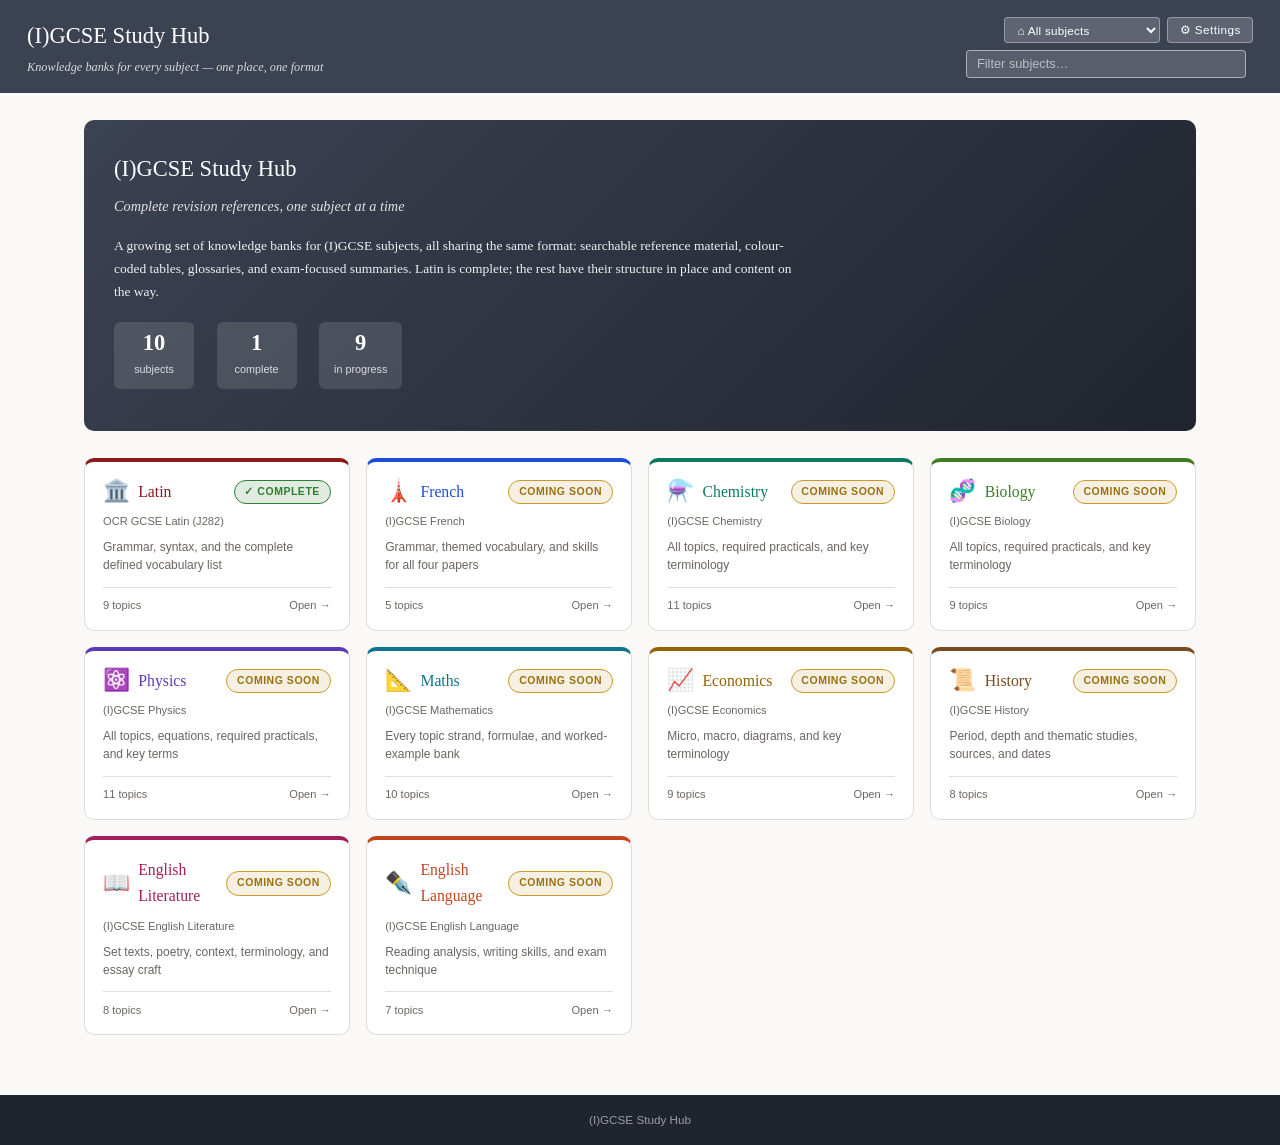
<file: igcse_study_hub/index.html>
<!DOCTYPE html>
<html lang="en">
<head>
<meta charset="UTF-8">
<meta name="viewport" content="width=device-width, initial-scale=1.0">
<title>(I)GCSE Study Hub</title>
<link rel="stylesheet" href="assets/site.css">
<style>:root { --accent: #3b4252; --accent-dark: #20242e; --accent-light: rgba(59,66,82,0.09); }</style>
</head>
<body data-page="hub">
<noscript><p style="padding:2rem;font-family:sans-serif">This page needs JavaScript enabled.</p></noscript>
<script src="assets/subjects.js"></script>
<script src="assets/site.js"></script>
</body>
</html>
</file>
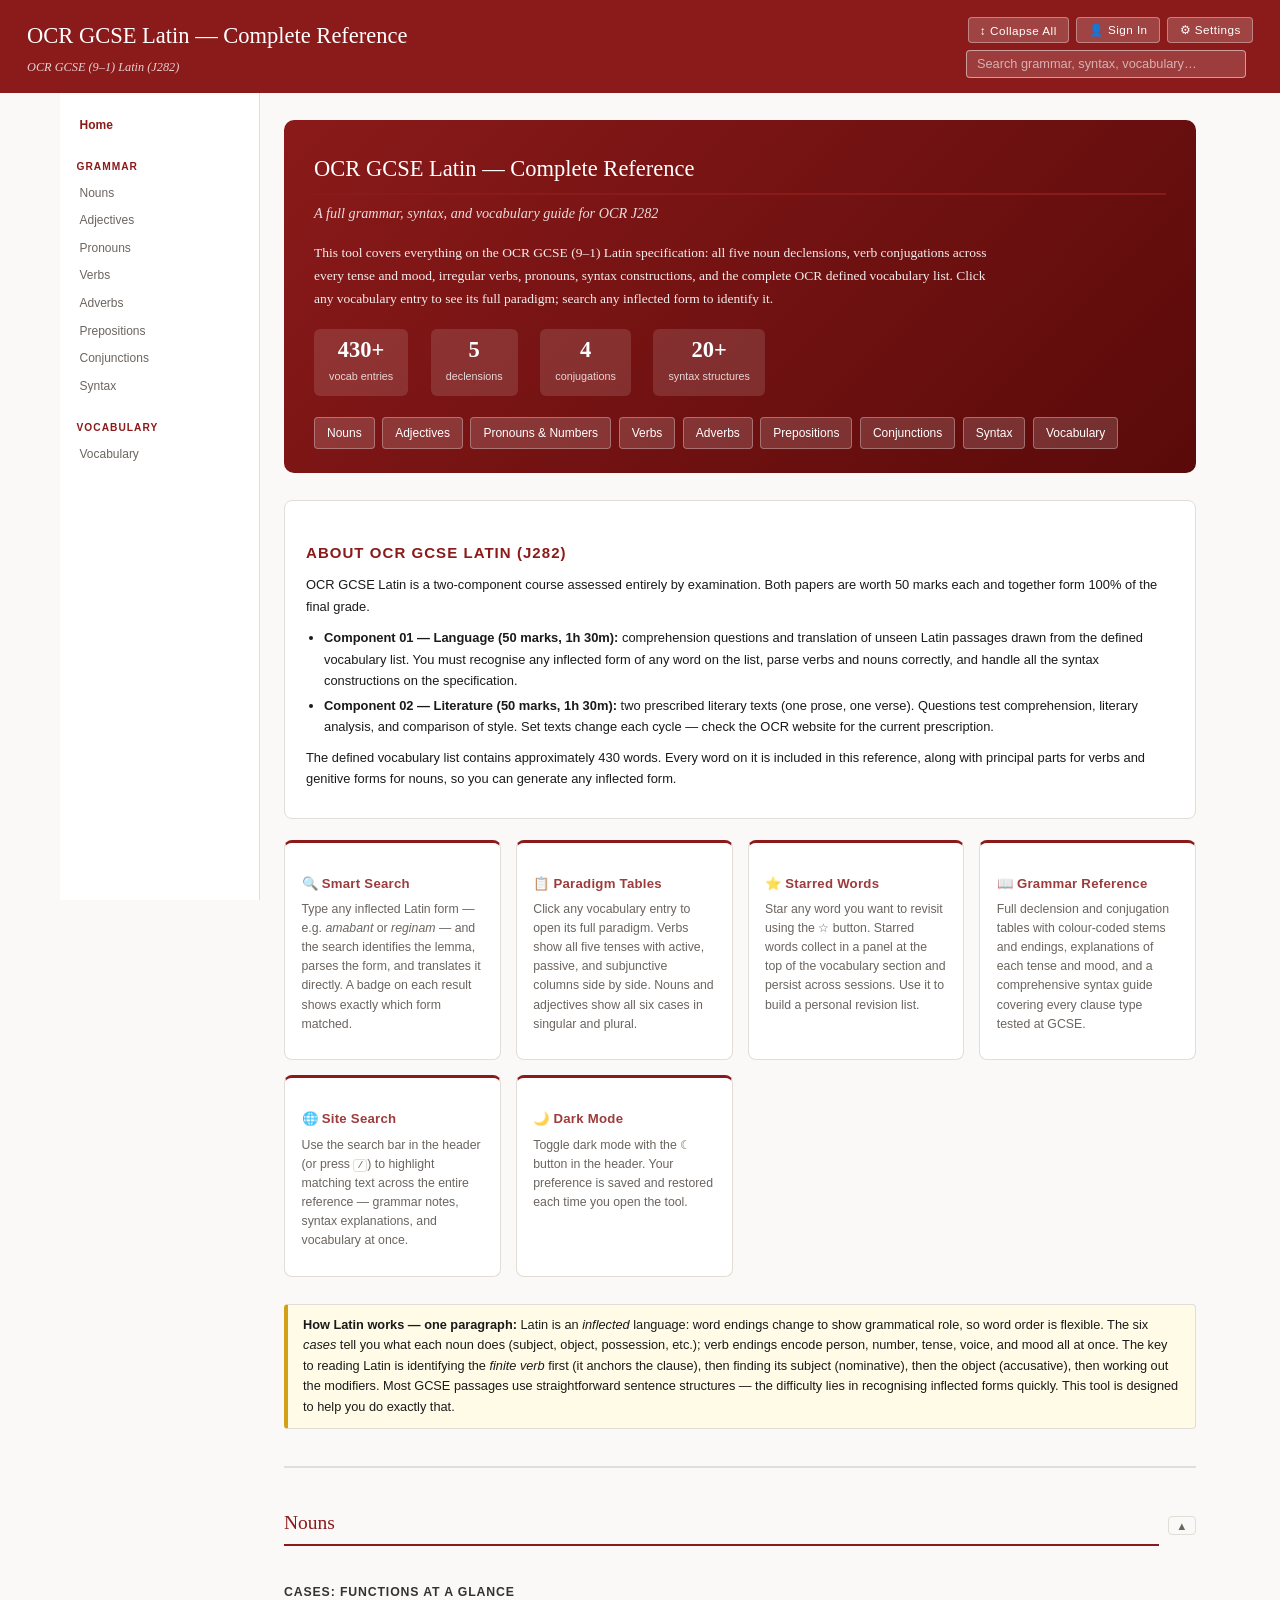
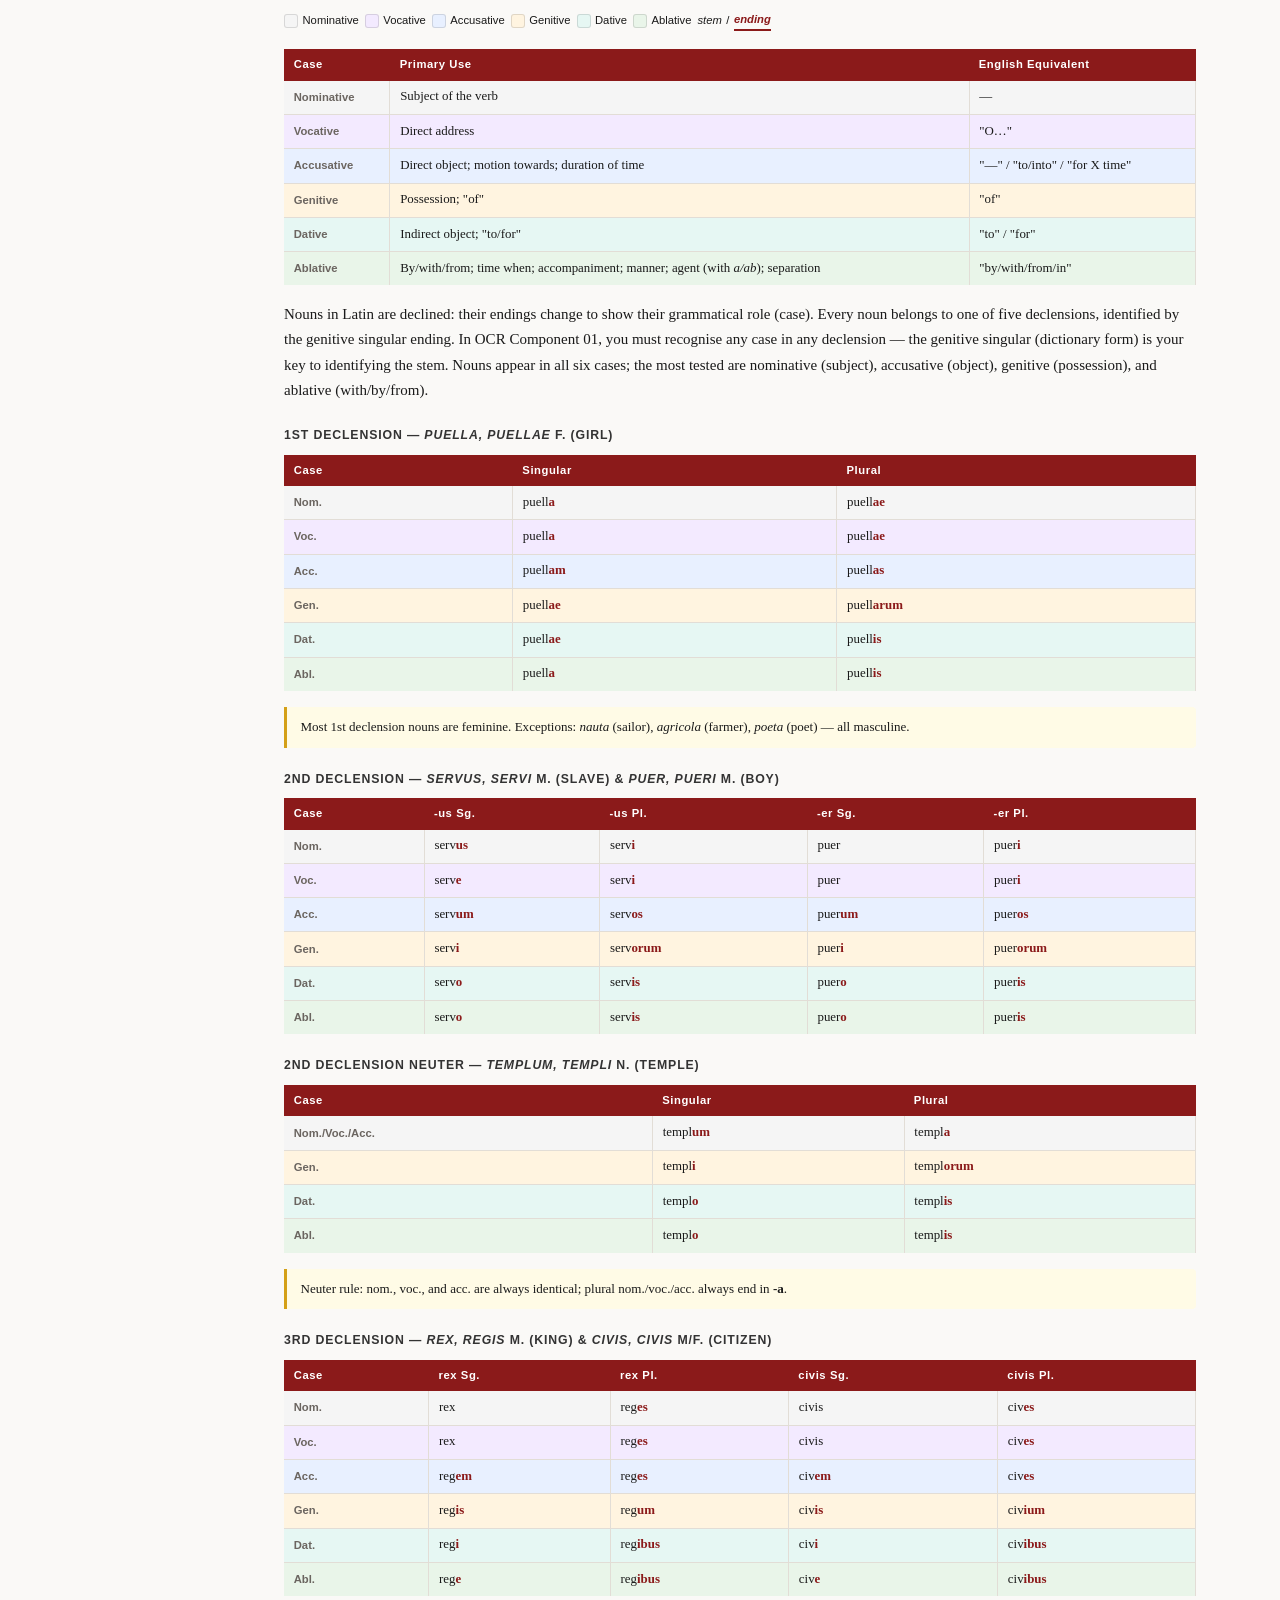
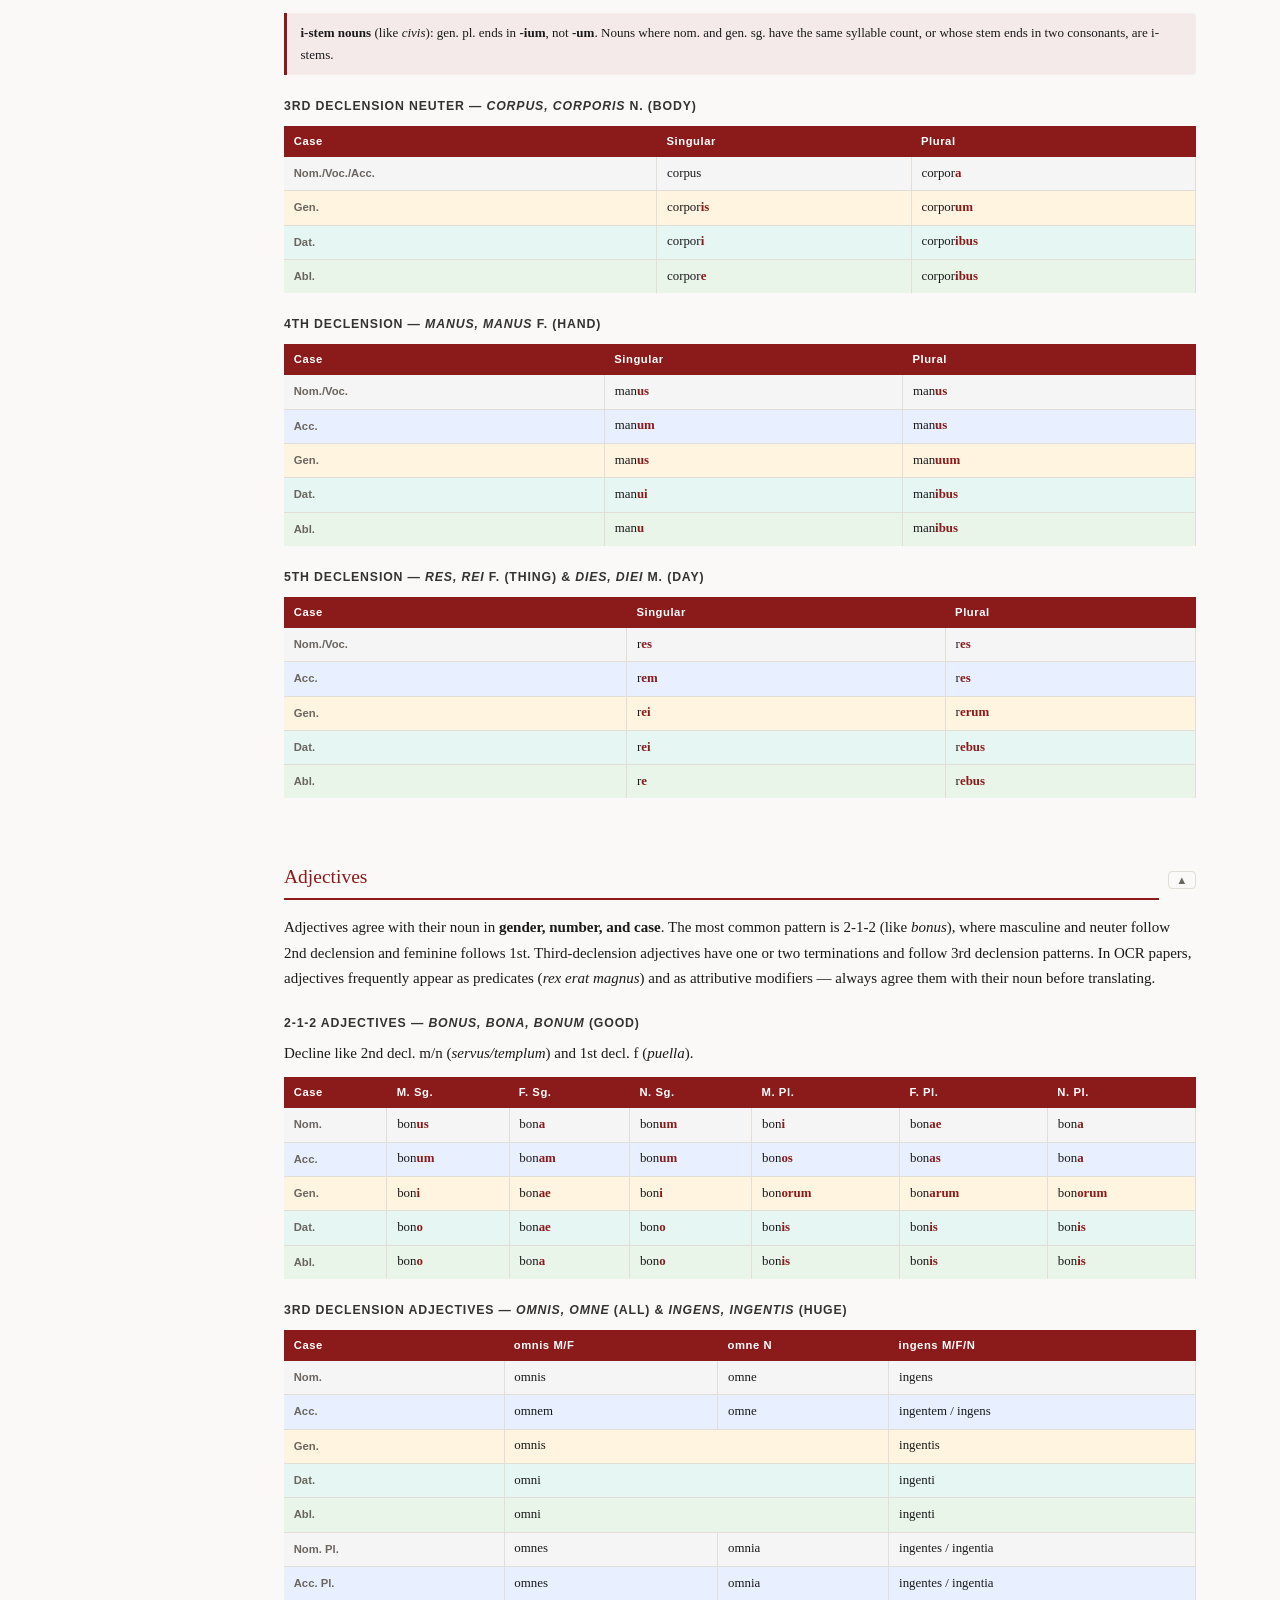
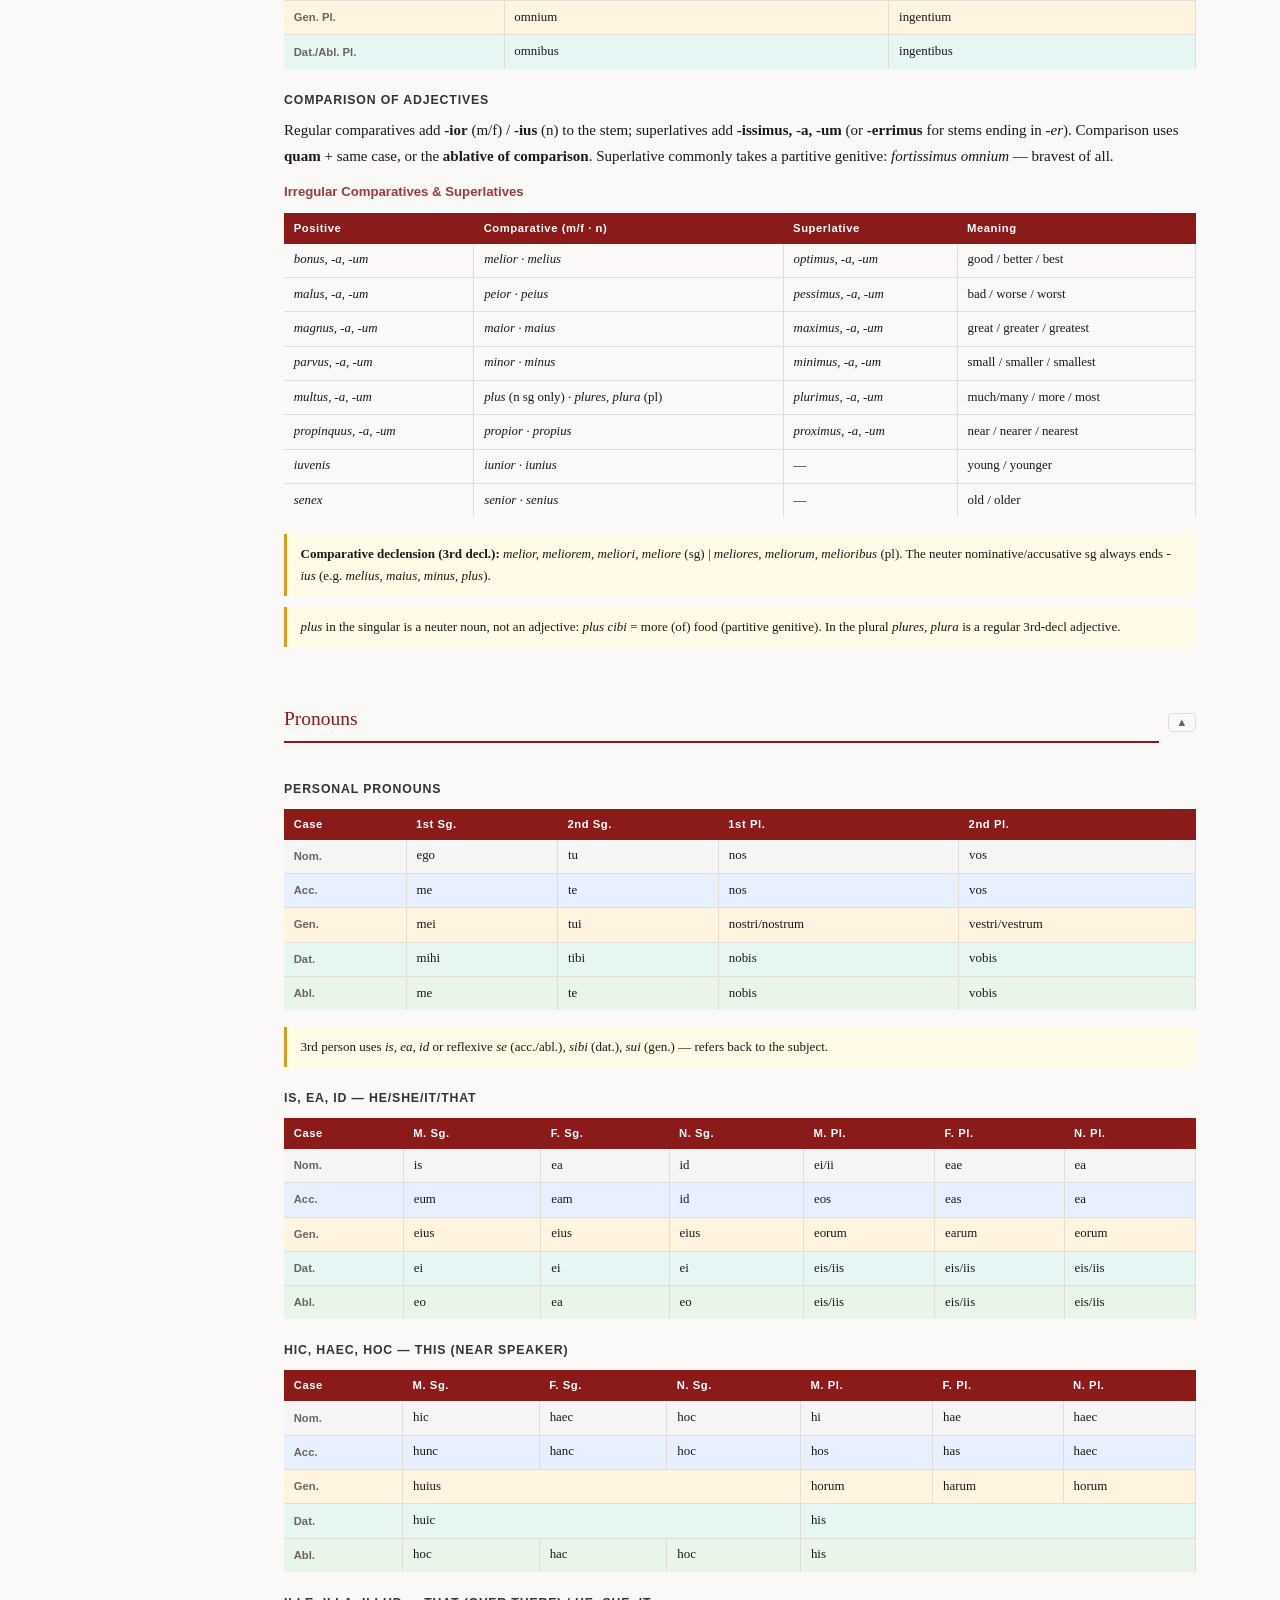
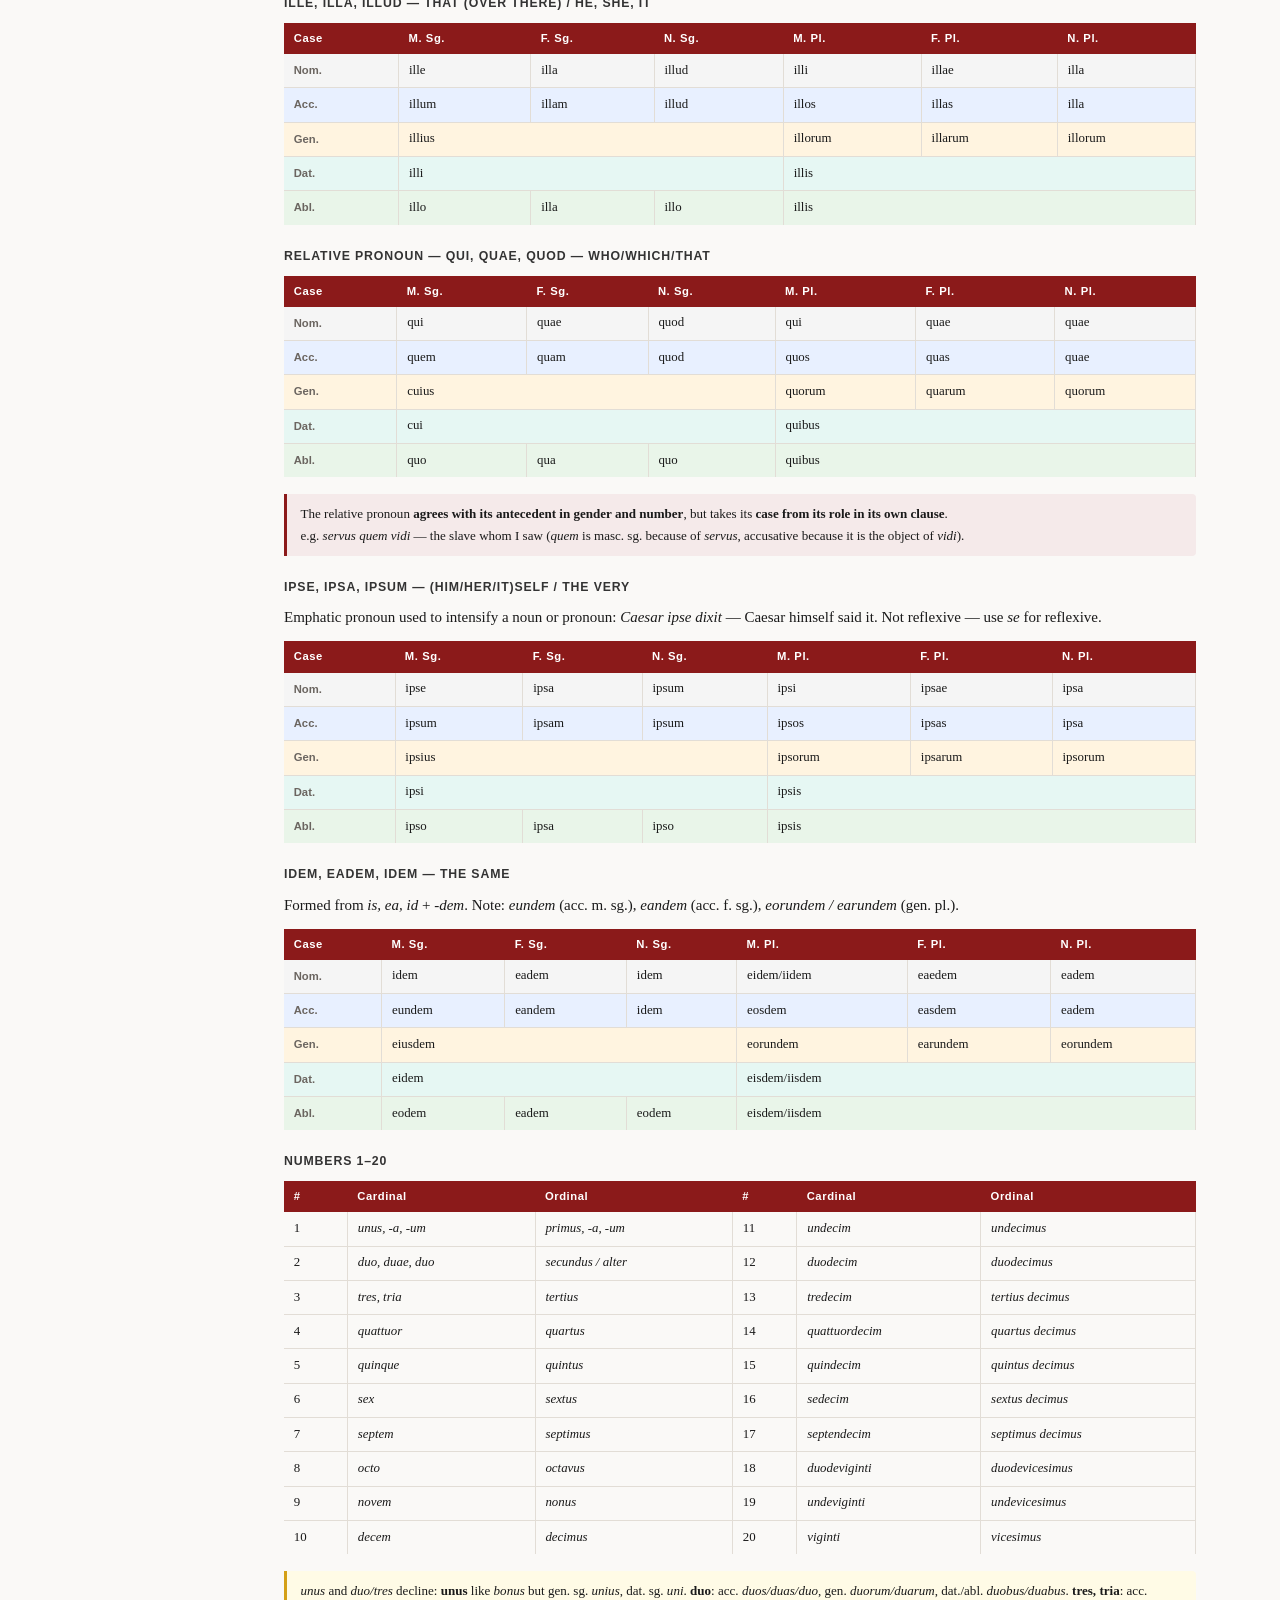
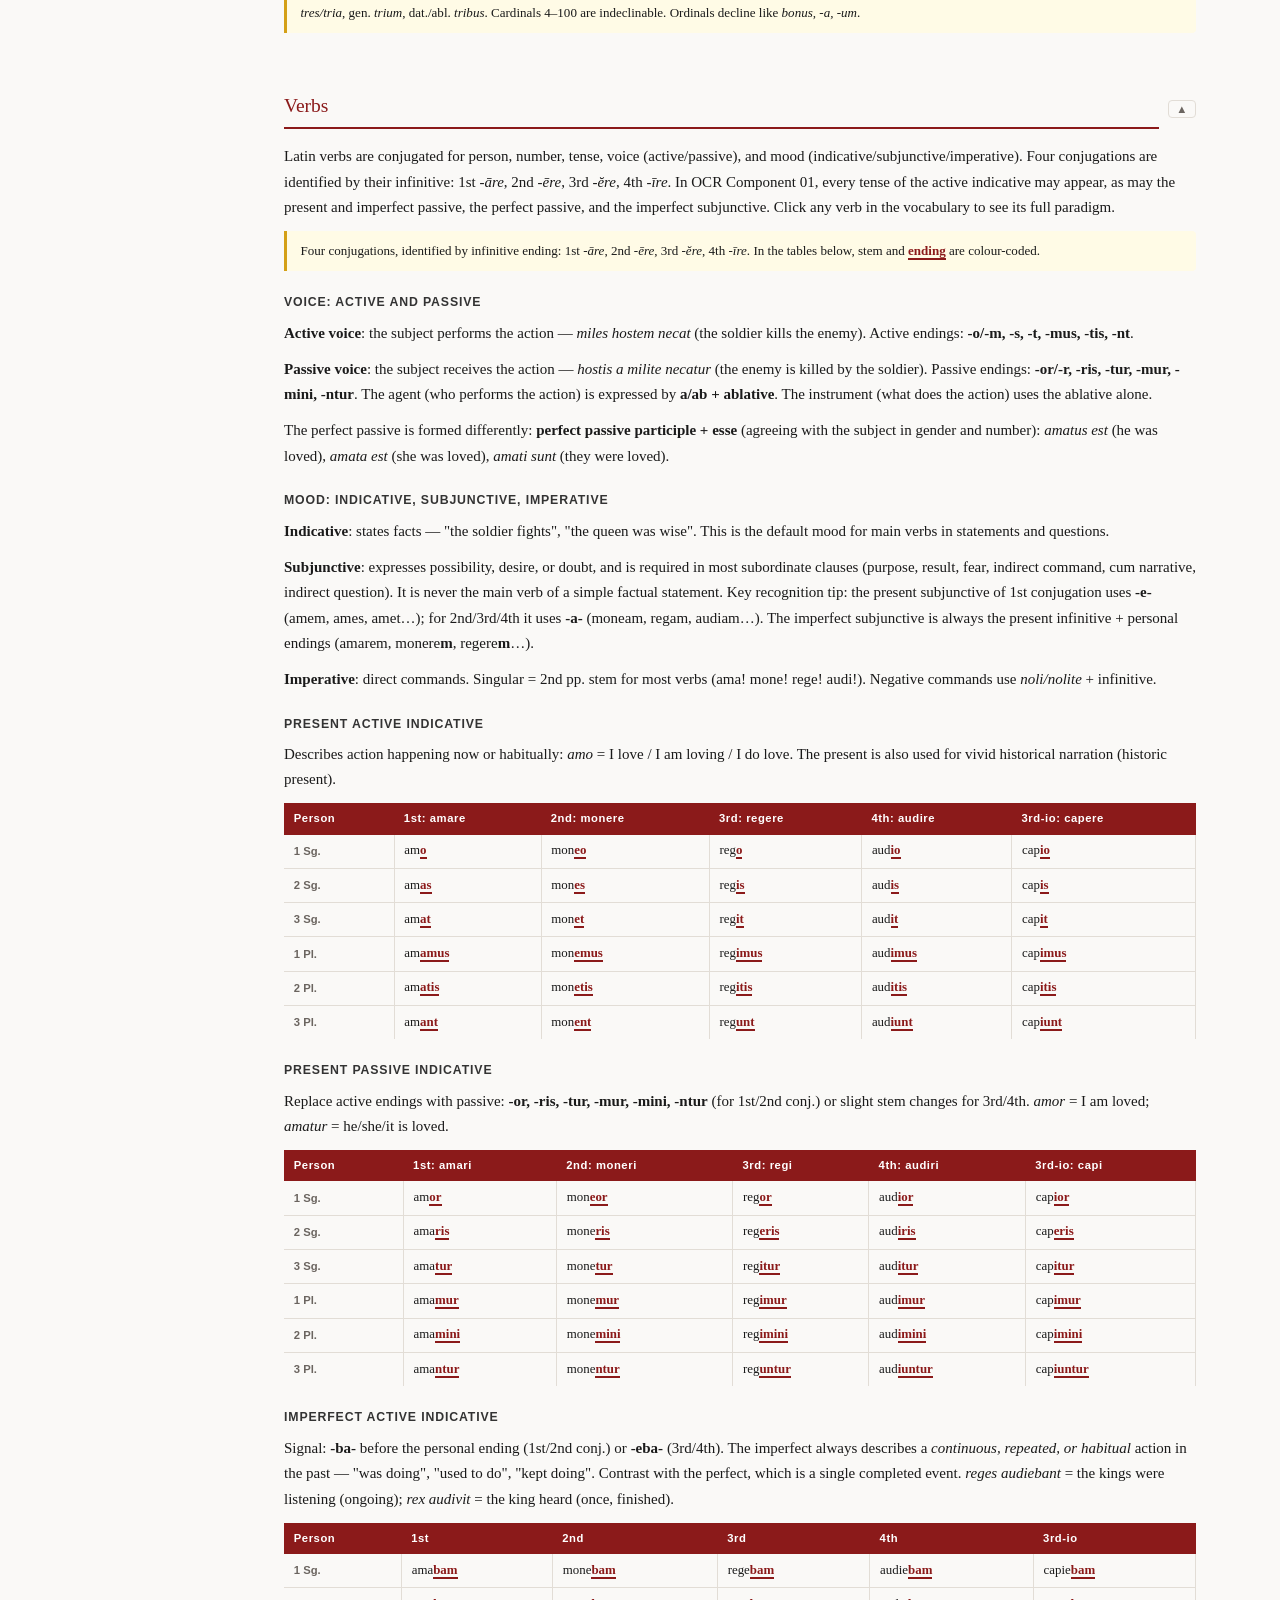
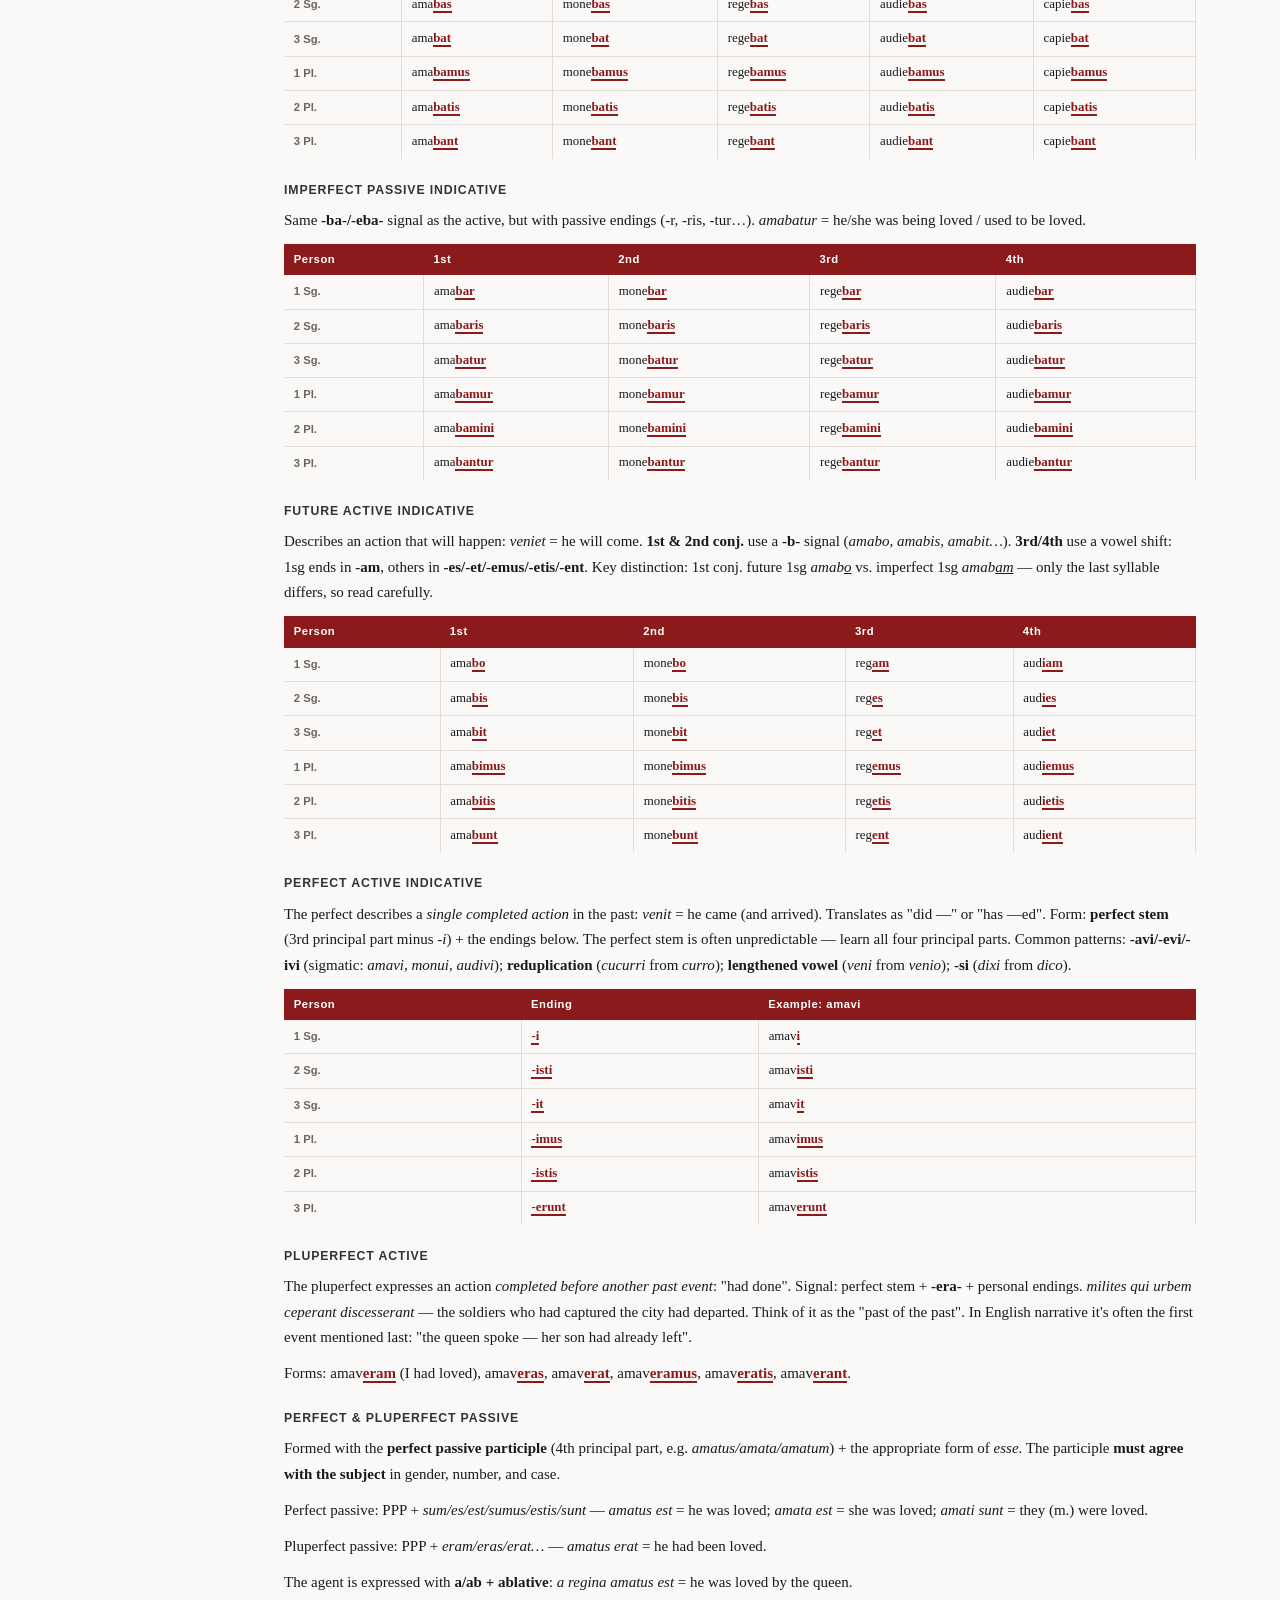
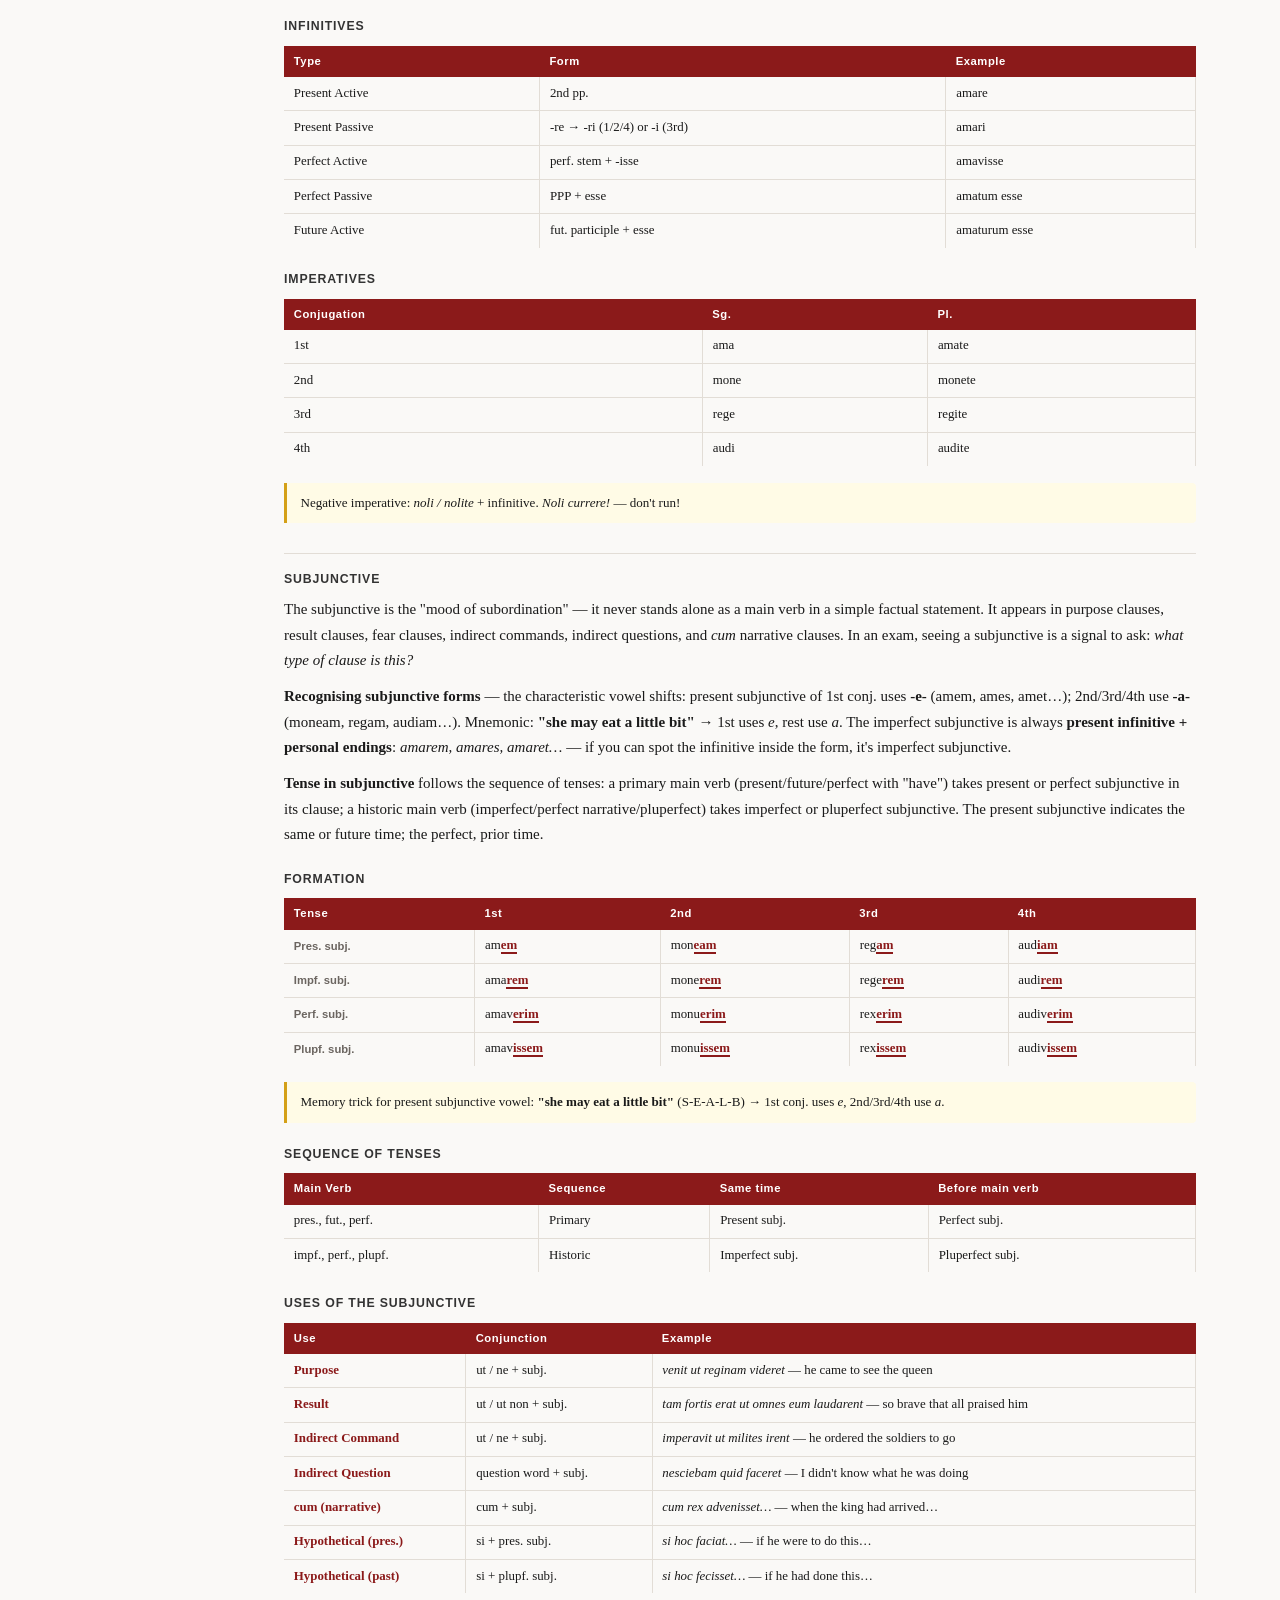
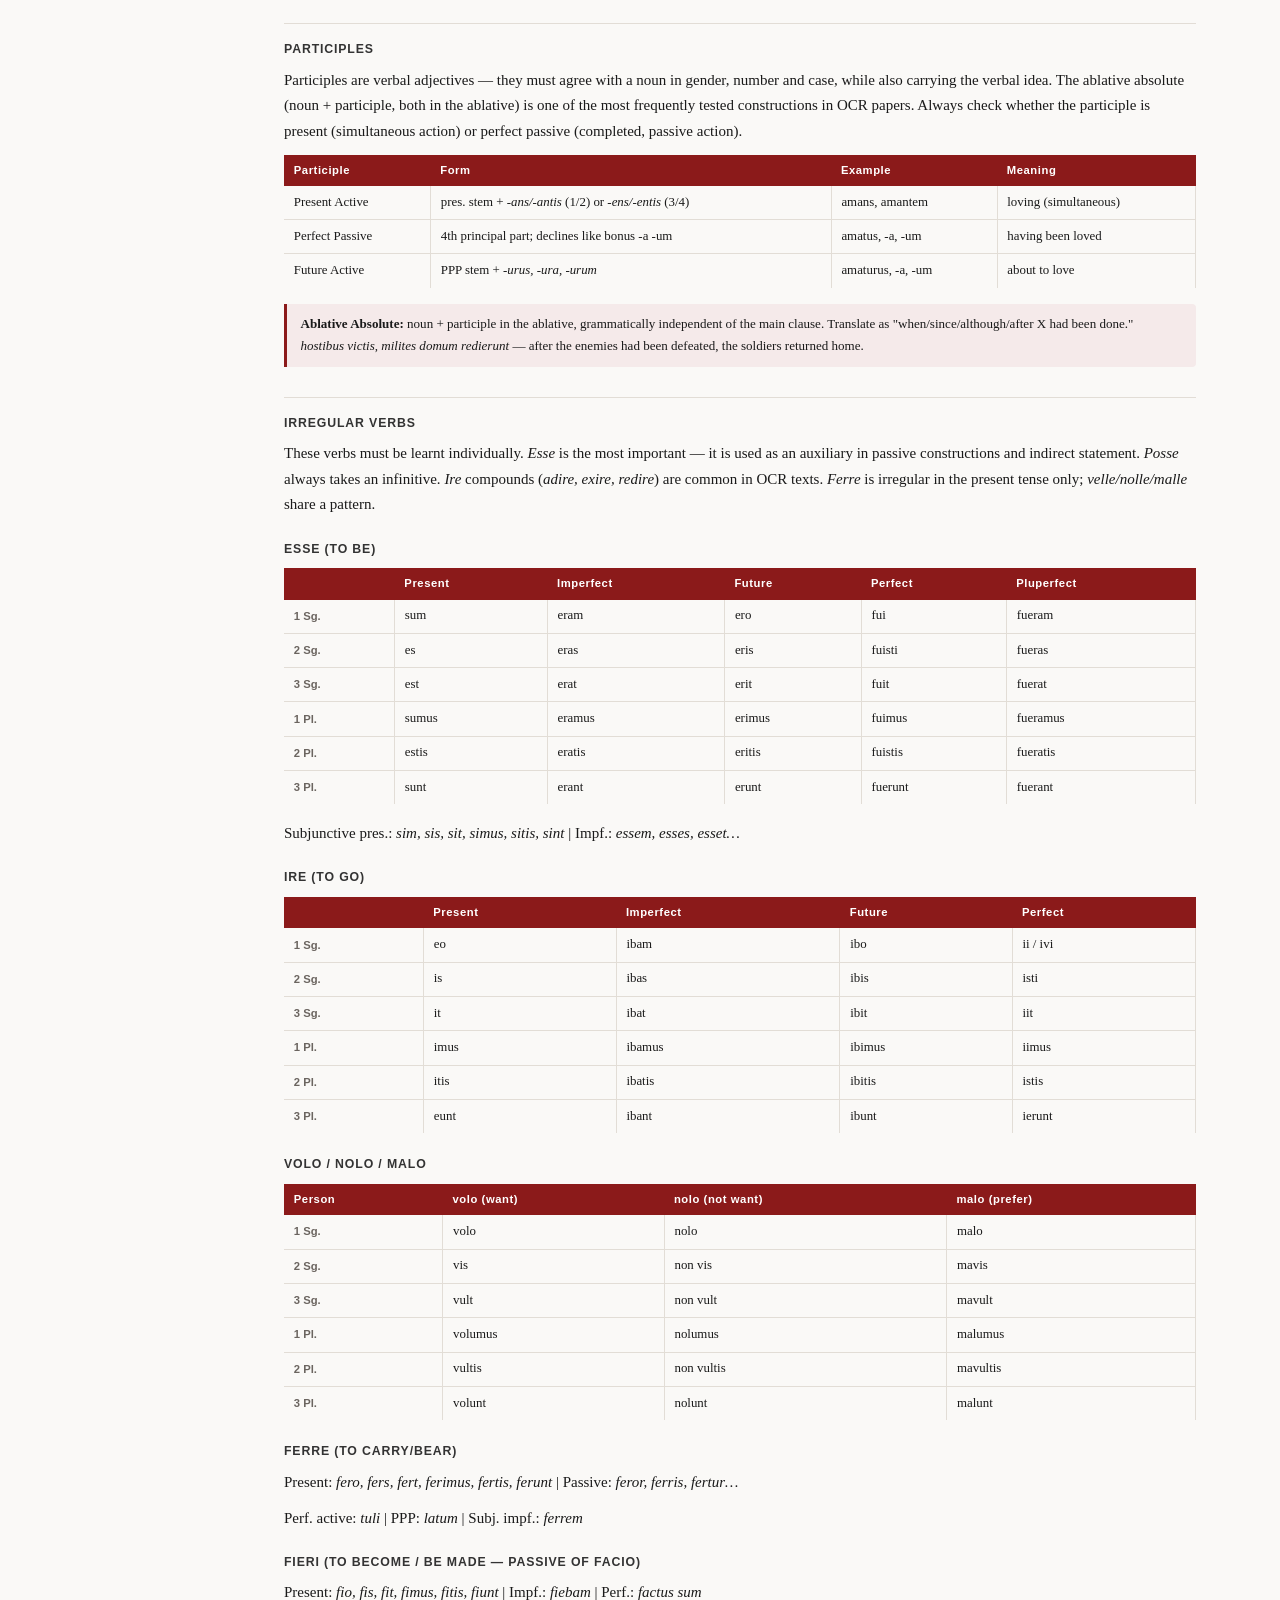
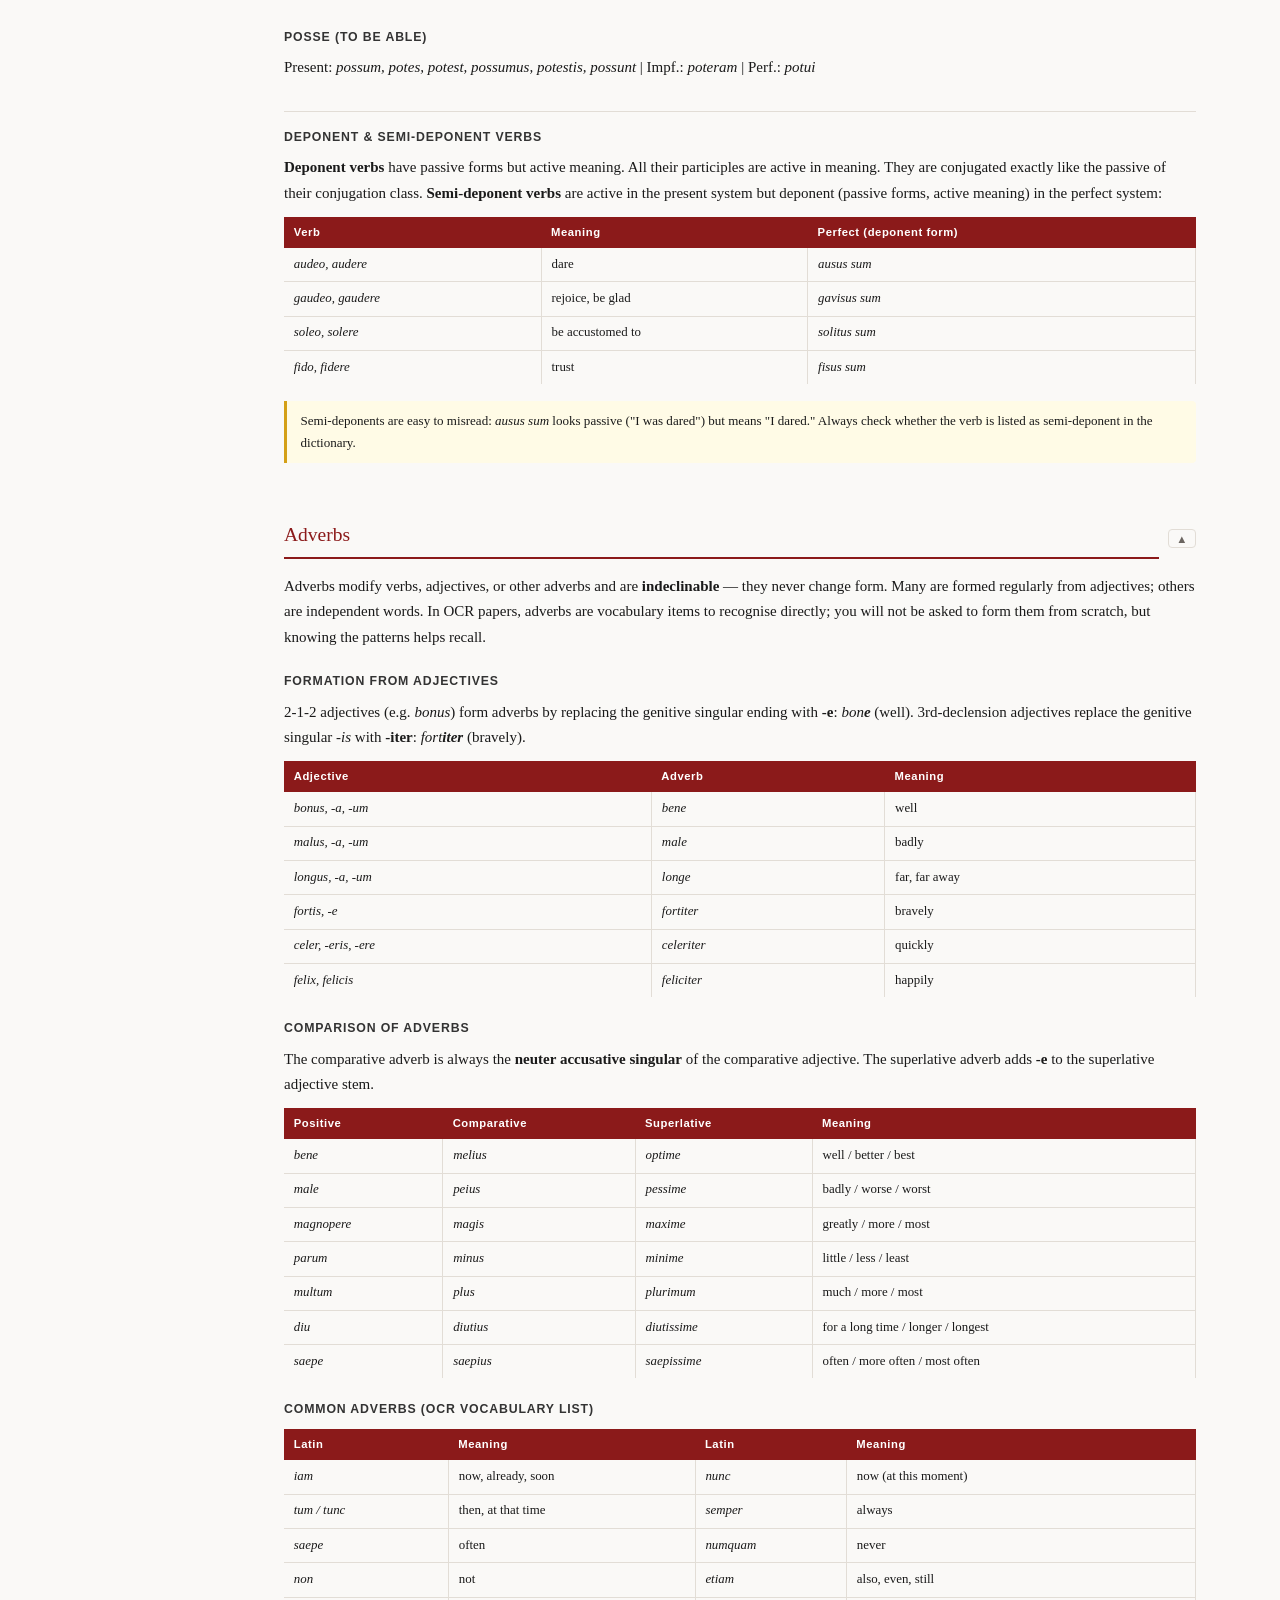
<file: igcse_latin.html>
<!DOCTYPE html>
<html lang="en">
<head>
<meta charset="UTF-8">
<meta name="viewport" content="width=device-width, initial-scale=1.0">
<title>OCR GCSE Latin — Complete Reference</title>
<style>
/* ── TOKENS ─────────────────────────────────────── */
:root {
  --bg: #faf9f7;
  --surface: #ffffff;
  --border: #e2ddd6;
  --accent: #8b1a1a;
  --accent-light: #f5eaea;
  --text: #1a1a1a;
  --muted: #6b6560;
  --highlight: #fffbe6;
  --code-bg: #f3f0eb;
  --lat-color: #5a1a1a;
  --sidebar-w: 200px;
  --header-h: 72px;

  /* Case colours */
  --c-nom: #f5f5f5;
  --c-voc: #f3eaff;
  --c-acc: #e8f0ff;
  --c-gen: #fff4e0;
  --c-dat: #e6f7f3;
  --c-abl: #e9f5e9;

  /* Stem / ending */
  --stem-color: #1a1a1a;
  --ending-color: #8b1a1a;
  --ending-bg: transparent;
}

/* ── DARK MODE ───────────────────────────────────── */
[data-theme="dark"] {
  /* Neutral cool-slate base — no warm/cool temperature clash */
  --bg: #1b1d27;
  --surface: #222532;
  --border: #353849;
  --accent: #d47878;
  --accent-light: rgba(212,120,120,0.13);
  --text: #cdd1e4;
  --muted: #7e83a0;
  --highlight: #2a2d1e;
  --code-bg: #1e2030;
  --lat-color: #e0a0a0;

  /* Case colours — same pastels as light mode */
  --c-nom: #f5f5f5;
  --c-voc: #f3eaff;
  --c-acc: #e8f0ff;
  --c-gen: #fff4e0;
  --c-dat: #e6f7f3;
  --c-abl: #e9f5e9;

  --stem-color: #c8ccde;
  --ending-color: #d47878;
}
[data-theme="dark"] header { background: #13141f; }
[data-theme="dark"] aside.sidebar { background: var(--surface); border-right-color: var(--border); }
[data-theme="dark"] .tip { background: #1e2030; border-color: var(--border); }
[data-theme="dark"] table th { background: #2c3048; }
[data-theme="dark"] table tr:nth-child(even) { background: #1f2234; }
[data-theme="dark"] tr[data-case] td { color: #1a1a1a; }

/* ── RESET ───────────────────────────────────────── */
*, *::before, *::after { box-sizing: border-box; margin: 0; padding: 0; }
html { font-size: 15px; }
body { font-family: Georgia, serif; background: var(--bg); color: var(--text); line-height: 1.7; font-size: 1rem; }

/* ── HEADER ──────────────────────────────────────── */
header {
  background: var(--accent);
  color: white;
  padding: 1.1rem 1.8rem 1rem;
  display: flex;
  align-items: center;
  gap: 1rem;
  position: sticky;
  top: 0;
  z-index: 100;
}
.header-left { flex: 1 1 auto; min-width: 0; }
header h1 { font-size: 1.5rem; font-weight: normal; margin: 0; }
header p { font-style: italic; opacity: 0.8; font-size: 0.82rem; margin: 0.15rem 0 0; }
.header-right {
  flex: 0 0 auto;
  display: flex;
  flex-direction: column;
  align-items: flex-end;
  gap: 0.45rem;
  position: relative;
}
.header-controls { display: flex; gap: 0.5rem; align-items: center; }
.btn-toggle {
  background: rgba(255,255,255,0.18);
  color: white;
  border: 1px solid rgba(255,255,255,0.35);
  border-radius: 4px;
  padding: 0.35rem 0.75rem;
  cursor: pointer;
  font-size: 0.78rem;
  font-family: sans-serif;
  letter-spacing: 0.04em;
  transition: background 0.15s;
  white-space: nowrap;
}
.btn-toggle:hover, .btn-toggle.active { background: rgba(255,255,255,0.32); }
/* ── Settings panel ── */
.settings-panel {
  position: absolute;
  top: calc(100% + 0.5rem);
  right: 0;
  background: var(--surface);
  border: 1px solid var(--border);
  border-radius: 6px;
  box-shadow: 0 4px 16px rgba(0,0,0,0.18);
  padding: 0.6rem 0;
  min-width: 180px;
  z-index: 200;
  color: var(--text);
}
.settings-panel[hidden] { display: none; }
.settings-item {
  display: flex;
  align-items: center;
  justify-content: space-between;
  padding: 0.45rem 1rem;
  gap: 1rem;
  font-size: 0.82rem;
  font-family: sans-serif;
}
.settings-item span { white-space: nowrap; }
.settings-item .btn-toggle {
  background: var(--accent-light);
  color: var(--accent);
  border-color: var(--accent);
  font-size: 0.76rem;
  padding: 0.25rem 0.6rem;
}
.settings-item .btn-toggle:hover { background: var(--accent); color: white; }
.settings-separator { height: 1px; background: var(--border); margin: 0.2rem 0; }
.settings-item--col { flex-direction: column; align-items: stretch; gap: 0.4rem; }
.settings-row-label { display: flex; justify-content: space-between; align-items: center; }
.settings-val { color: var(--muted); font-size: 0.75rem; }
.settings-slider {
  width: 100%;
  accent-color: var(--accent);
  cursor: pointer;
}
.btn-danger {
  background: rgba(180,40,40,0.1) !important;
  color: #b42828 !important;
  border-color: #b42828 !important;
}
.btn-danger:hover { background: #b42828 !important; color: white !important; }
[data-theme="dark"] .btn-danger {
  background: rgba(220,80,80,0.12) !important;
  color: #e07070 !important;
  border-color: #e07070 !important;
}
[data-theme="dark"] .btn-danger:hover { background: #c04040 !important; color: white !important; }

/* ── LAYOUT ──────────────────────────────────────── */
.layout {
  display: flex;
  align-items: flex-start;
  max-width: 1160px;
  margin: 0 auto;
}

/* ── SIDEBAR ─────────────────────────────────────── */
aside.sidebar {
  width: var(--sidebar-w);
  flex-shrink: 0;
  position: sticky;
  top: var(--header-h);
  height: calc(100vh - var(--header-h));
  overflow-y: auto;
  padding: 1.2rem 0 2rem;
  border-right: 1px solid var(--border);
  background: var(--surface);
}
aside.sidebar a {
  display: block;
  padding: 0.38rem 1.1rem;
  color: var(--muted);
  text-decoration: none;
  font-family: sans-serif;
  font-size: 0.8rem;
  border-left: 3px solid transparent;
  transition: all 0.12s;
  line-height: 1.35;
}
aside.sidebar a:hover { color: var(--accent); border-left-color: var(--accent); background: var(--accent-light); }
aside.sidebar .sidebar-title {
  display: block;
  padding: 0.5rem 1.1rem 0.25rem;
  color: var(--accent);
  font-family: sans-serif;
  font-size: 0.68rem;
  font-weight: 700;
  letter-spacing: 0.1em;
  text-transform: uppercase;
  margin-top: 0.8rem;
}

/* ── MAIN CONTENT ────────────────────────────────── */
main { flex: 1; min-width: 0; padding: 1.8rem 1.6rem 4rem; }

/* ── SEARCH BAR ──────────────────────────────────── */
.search-wrap {
  display: flex;
  gap: 0.5rem;
  margin-bottom: 2.5rem;
  align-items: center;
}
#vocab-search {
  flex: 1;
  border: 1.5px solid var(--border);
  border-radius: 6px;
  padding: 0.5rem 0.9rem;
  font-size: 0.88rem;
  font-family: sans-serif;
  background: var(--surface);
  outline: none;
  transition: border-color 0.15s;
}
#vocab-search:focus { border-color: var(--accent); }
#search-count {
  font-size: 0.78rem;
  color: var(--muted);
  font-family: sans-serif;
  white-space: nowrap;
}
.no-results {
  color: var(--muted);
  font-style: italic;
  font-size: 0.88rem;
  display: none;
  padding: 0.4rem 0;
}

/* ── SECTIONS ────────────────────────────────────── */
section { margin-bottom: 3rem; }
.section-header {
  display: flex;
  align-items: center;
  gap: 0.6rem;
  margin-bottom: 1rem;
}
h2 {
  font-size: 1.3rem;
  color: var(--accent);
  border-bottom: 2px solid var(--accent);
  padding-bottom: 0.35rem;
  font-weight: normal;
  flex: 1;
}
.collapse-btn {
  background: none;
  border: 1px solid var(--border);
  border-radius: 4px;
  cursor: pointer;
  color: var(--muted);
  font-size: 0.75rem;
  padding: 0.15rem 0.5rem;
  font-family: sans-serif;
  flex-shrink: 0;
  transition: all 0.12s;
}
.collapse-btn:hover { border-color: var(--accent); color: var(--accent); }
.section-body { overflow: hidden; transition: max-height 0.3s ease; }
.section-body.collapsed { max-height: 0 !important; }
h3 {
  font-size: 0.82rem;
  color: #333;
  margin: 1.4rem 0 0.5rem;
  font-family: sans-serif;
  font-weight: 700;
  text-transform: uppercase;
  letter-spacing: 0.07em;
}
[data-theme="dark"] h3 { color: #a8b0cc; }
[data-theme="dark"] h4 { opacity: 1; color: #e0a0a0; }
h4 { font-size: 0.88rem; color: var(--accent); margin: 1rem 0 0.3rem; font-family: sans-serif; font-weight: 600; opacity: 0.85; }
p { margin-bottom: 0.7rem; }


/* ── TABLES ──────────────────────────────────────── */
.table-wrap { overflow-x: auto; -webkit-overflow-scrolling: touch; margin: 0.6rem 0 1.1rem; }
table { width: 100%; border-collapse: collapse; font-size: 0.86rem; min-width: 340px; }
th {
  background: var(--accent);
  color: white;
  padding: 0.4rem 0.65rem;
  text-align: left;
  font-family: sans-serif;
  font-size: 0.75rem;
  letter-spacing: 0.05em;
  font-weight: 600;
}
td { padding: 0.38rem 0.65rem; border-bottom: 1px solid var(--border); border-right: 1px solid var(--border); }
tr:last-child td { border-bottom: none; }
.case-col {
  font-weight: bold;
  font-family: sans-serif;
  font-size: 0.75rem;
  color: var(--muted);
  white-space: nowrap;
}

/* ── CASE ROW COLOURS ────────────────────────────── */
tr[data-case="nom"] td { background: var(--c-nom); }
tr[data-case="voc"] td { background: var(--c-voc); }
tr[data-case="acc"] td { background: var(--c-acc); }
tr[data-case="gen"] td { background: var(--c-gen); }
tr[data-case="dat"] td { background: var(--c-dat); }
tr[data-case="abl"] td { background: var(--c-abl); }

/* ── CASE LEGEND ─────────────────────────────────── */
.case-legend {
  display: flex;
  flex-wrap: wrap;
  gap: 0.4rem;
  margin-bottom: 1.2rem;
}
.legend-item {
  display: flex;
  align-items: center;
  gap: 0.3rem;
  font-size: 0.75rem;
  font-family: sans-serif;
}
.legend-swatch { width: 14px; height: 14px; border-radius: 3px; border: 1px solid rgba(0,0,0,0.12); }

/* ── STEM / ENDING ───────────────────────────────── */
.stem { color: var(--stem-color); }
td strong { color: var(--ending-color); }
.ending {
  color: var(--ending-color);
  font-weight: bold;
  border-bottom: 2px solid var(--ending-color);
}

/* ── NOTES / TIPS ────────────────────────────────── */
.note {
  background: var(--highlight);
  border-left: 3px solid #d4a017;
  padding: 0.6rem 0.9rem;
  margin: 0.7rem 0;
  font-size: 0.87rem;
  border-radius: 0 4px 4px 0;
}
.tip {
  background: var(--accent-light);
  border-left: 3px solid var(--accent);
  padding: 0.6rem 0.9rem;
  margin: 0.7rem 0;
  font-size: 0.87rem;
  border-radius: 0 4px 4px 0;
}

/* ── VOCAB GRID ──────────────────────────────────── */
.vocab-section { margin-bottom: 1.5rem; }
.vocab-grid {
  display: grid;
  grid-template-columns: repeat(auto-fill, minmax(210px, 1fr));
  gap: 0.35rem;
  font-size: 0.84rem;
}
.vocab-entry {
  display: grid;
  grid-template-columns: auto minmax(0,1.6fr) minmax(0,1fr);
  align-items: baseline;
  gap: 0.15rem 0.5rem;
  padding: 0.35rem 0.5rem;
  background: var(--surface);
  border: 1px solid var(--border);
  border-radius: 3px;
  transition: background 0.1s;
  min-width: 0;
}
.vocab-entry.hidden { display: none; }
.vocab-entry .lat { font-style: italic; font-weight: 600; color: var(--lat-color); font-size: 0.92rem; min-width: 0; word-break: break-word; }
.vocab-entry .eng { color: var(--muted); font-size: 0.76rem; text-align: right; min-width: 0; word-break: break-word; }


/* ── GRID HELPERS ────────────────────────────────── */
.grid-2 { display: grid; grid-template-columns: 1fr 1fr; gap: 1rem; }

/* ── MOBILE ──────────────────────────────────────── */
.mobile-jumps { display: none; }
@media (max-width: 700px) {
  .mobile-jumps {
    display: flex; flex-wrap: wrap; gap: 0.4rem;
    padding: 0.7rem 0 0.5rem; margin-bottom: 1rem;
    border-bottom: 1px solid var(--border);
  }
  .mobile-jumps a {
    background: var(--surface); border: 1px solid var(--border);
    border-radius: 4px; padding: 0.3rem 0.65rem;
    font-size: 0.78rem; font-family: sans-serif;
    color: var(--accent); text-decoration: none;
  }
  aside.sidebar { display: none; }
  main { padding: 1rem 0.9rem 3rem; }
  header h1 { font-size: 1.15rem; }
  .grid-2 { grid-template-columns: 1fr; }

  /* Card-style tables on narrow screens */
  .table-wrap { overflow-x: auto; border: 1px solid var(--border); border-radius: 6px; }
  table { min-width: 420px; }
}

@media (min-width: 701px) and (max-width: 900px) {
  :root { --sidebar-w: 160px; }
  aside.sidebar a { font-size: 0.74rem; }
}

/* ── SCROLL MARGIN (sidebar clicks reveal header) ── */
section[id], .vocab-section[id], [id^="vocab-"] { scroll-margin-top: var(--header-h); }

/* ── WORD MODAL ─────────────────────────────────── */
.word-modal-overlay {
  display: none;
  position: fixed;
  inset: 0;
  background: rgba(0,0,0,0.48);
  z-index: 300;
  align-items: center;
  justify-content: center;
  padding: 1rem;
}
.word-modal-overlay.open { display: flex; }
.word-modal {
  background: var(--surface);
  border-radius: 8px;
  max-width: 700px;
  width: 100%;
  max-height: 84vh;
  overflow-y: auto;
  padding: 1.5rem 1.7rem 1.8rem;
  position: relative;
  box-shadow: 0 8px 40px rgba(0,0,0,0.28);
}
.word-modal-title {
  font-style: italic;
  font-size: 1.15rem;
  color: var(--accent);
  margin-bottom: 0.15rem;
}
.word-modal-eng {
  font-size: 0.84rem;
  color: var(--muted);
  margin-bottom: 1.1rem;
  font-family: sans-serif;
}
.word-modal-close {
  position: absolute;
  top: 0.9rem;
  right: 1rem;
  background: none;
  border: none;
  font-size: 1.3rem;
  cursor: pointer;
  color: var(--muted);
  line-height: 1;
  padding: 0.1rem 0.3rem;
}
.word-modal-close:hover { color: var(--accent); }
.word-modal h4.modal-h4 {
  font-size: 0.75rem;
  font-family: sans-serif;
  font-weight: 700;
  text-transform: uppercase;
  letter-spacing: 0.07em;
  color: var(--accent);
  margin: 1rem 0 0.4rem;
  opacity: 0.85;
}
.vocab-entry { cursor: pointer; }
.vocab-entry:hover { background: var(--accent-light) !important; border-color: var(--accent); }


/* ── SEARCH CLEAR BUTTON ─────────────────────────────── */
#search-clear {
  background: none;
  border: 1px solid var(--border);
  border-radius: 4px;
  color: var(--muted);
  cursor: pointer;
  font-size: 0.85rem;
  padding: 0.3rem 0.55rem;
  line-height: 1;
  display: none;
}
#search-clear:hover { color: var(--accent); border-color: var(--accent); }

/* ── VOCAB FILTERS ───────────────────────────────────── */
.vocab-filters {
  display: flex; flex-wrap: wrap; gap: 0.35rem; margin-bottom: 1.2rem;
}
.vf-btn {
  background: var(--surface); border: 1px solid var(--border); border-radius: 4px;
  padding: 0.25rem 0.7rem; font-family: sans-serif; font-size: 0.78rem;
  cursor: pointer; color: var(--muted); transition: all 0.12s;
}
.vf-btn:hover, .vf-btn.active {
  background: var(--accent); color: white; border-color: var(--accent);
}

/* ── STAR FEATURE ────────────────────────────────────── */
.star-btn {
  background: none; border: none; cursor: pointer;
  font-size: 0.88rem; padding: 0; line-height: 1;
  color: #bbb; transition: color 0.1s;
  flex-shrink: 0;
}
.star-btn:hover, .star-btn.starred { color: #d4a017; }
#starred-section {
  display: none; margin-bottom: 2rem;
  border: 1.5px solid #d4a017;
  border-radius: 6px; padding: 0.9rem 1rem;
  background: var(--highlight);
}
#starred-section h3 {
  color: #9a7010; margin-top: 0; margin-bottom: 0.6rem;
  font-size: 0.8rem;
}


/* ── TRANSLATION BOX ─────────────────────────────────────────────── */
#translation-box {
  display: none;
  background: var(--surface);
  border: 1px solid var(--border);
  border-left: 4px solid var(--accent);
  border-radius: 6px;
  padding: 0.7rem 1rem;
  margin-bottom: 1rem;
  font-size: 0.95rem;
}
#translation-box .trans-lat {
  font-weight: 600;
  color: var(--accent);
  font-family: Georgia, serif;
}
#translation-box .trans-eng {
  color: var(--text);
  margin-left: 0.5rem;
}
#translation-box .trans-more {
  font-size: 0.82rem;
  color: var(--muted);
  margin-left: 0.5rem;
}
#translation-box .trans-morph {
  display: block;
  font-size: 0.82rem;
  color: var(--accent);
  margin-top: 0.25rem;
  font-style: italic;
}
.match-badge {
  display: inline-block;
  font-size: 0.68rem;
  font-weight: normal;
  font-style: italic;
  color: var(--accent);
  background: var(--accent-light);
  border: 1px solid var(--accent);
  border-radius: 3px;
  padding: 0.05rem 0.3rem;
  margin-left: 0.45rem;
  vertical-align: middle;
  font-family: sans-serif;
  opacity: 0.85;
  white-space: nowrap;
}

/* ── HOME PAGE ──────────────────────────────────── */
#home {
  margin-bottom: 2.5rem;
  border-bottom: 2px solid var(--border);
  padding-bottom: 2.5rem;
}
.home-hero {
  background: linear-gradient(135deg, var(--accent) 0%, #5a0a0a 100%);
  color: white;
  border-radius: 10px;
  padding: 2rem 2rem 1.6rem;
  margin-bottom: 1.8rem;
}
[data-theme="dark"] .home-hero {
  background: linear-gradient(135deg, #2a1a2e 0%, #141620 100%);
  border: 1px solid var(--border);
}
.home-hero h2 {
  font-size: 1.5rem;
  font-weight: normal;
  margin-bottom: 0.4rem;
  color: white;
}
.home-hero .home-tagline {
  font-style: italic;
  opacity: 0.85;
  font-size: 0.95rem;
  margin-bottom: 1.1rem;
}
.home-hero p {
  font-size: 0.9rem;
  line-height: 1.7;
  opacity: 0.92;
  max-width: 680px;
}
.home-cards {
  display: grid;
  grid-template-columns: repeat(auto-fit, minmax(200px, 1fr));
  gap: 1rem;
  margin-bottom: 1.8rem;
}
.home-card {
  background: var(--surface);
  border: 1px solid var(--border);
  border-radius: 8px;
  padding: 1rem 1.1rem;
  border-top: 3px solid var(--accent);
}
.home-card h4 {
  font-size: 0.88rem;
  color: var(--accent);
  margin-bottom: 0.35rem;
  font-family: sans-serif;
  font-weight: 700;
  letter-spacing: 0.02em;
}
.home-card p {
  font-size: 0.82rem;
  color: var(--muted);
  line-height: 1.55;
  font-family: sans-serif;
}
.home-stats {
  display: flex;
  gap: 1.5rem;
  flex-wrap: wrap;
  margin: 1.2rem 0;
}
.home-stat {
  text-align: center;
  background: rgba(255,255,255,0.12);
  border-radius: 6px;
  padding: 0.5rem 1rem;
  min-width: 80px;
}
.home-stat .num {
  font-size: 1.5rem;
  font-weight: bold;
  display: block;
  line-height: 1.2;
}
.home-stat .lbl {
  font-size: 0.72rem;
  opacity: 0.8;
  font-family: sans-serif;
}
.home-quick-links {
  display: flex;
  flex-wrap: wrap;
  gap: 0.5rem;
  margin-top: 1.4rem;
}
.home-quick-links a {
  background: rgba(255,255,255,0.15);
  color: white;
  border: 1px solid rgba(255,255,255,0.3);
  border-radius: 4px;
  padding: 0.3rem 0.8rem;
  font-size: 0.8rem;
  font-family: sans-serif;
  text-decoration: none;
  transition: background 0.15s;
}
.home-quick-links a:hover { background: rgba(255,255,255,0.28); }
.home-ocr {
  background: var(--surface);
  border: 1px solid var(--border);
  border-radius: 8px;
  padding: 1.2rem 1.4rem;
  margin-bottom: 1.4rem;
}
.home-ocr h3 {
  font-size: 1rem;
  color: var(--accent);
  margin-bottom: 0.6rem;
  font-family: sans-serif;
}
.home-ocr p, .home-ocr li {
  font-size: 0.86rem;
  color: var(--text);
  line-height: 1.65;
  font-family: sans-serif;
}
.home-ocr ul { padding-left: 1.2rem; margin-top: 0.4rem; }
.home-ocr li { margin-bottom: 0.25rem; }
.home-tip-row {
  background: var(--highlight);
  border: 1px solid var(--border);
  border-left: 4px solid #d4a017;
  border-radius: 4px;
  padding: 0.7rem 1rem;
  font-size: 0.85rem;
  font-family: sans-serif;
  color: var(--text);
  line-height: 1.6;
}
[data-theme="dark"] .home-tip-row { border-left-color: #7c5a9a; }

/* ── GLOBAL SEARCH ───────────────────────────────── */
.global-search-row {
  display: flex;
  align-items: center;
  gap: 0.5rem;
}
#global-search {
  flex: 1;
  min-width: 280px;
  padding: 0.35rem 0.7rem;
  border: 1px solid rgba(255,255,255,0.5);
  border-radius: 4px;
  background: rgba(255,255,255,0.15);
  color: white;
  font-size: 0.85rem;
  font-family: sans-serif;
  outline: none;
}
#global-search::placeholder { color: rgba(255,255,255,0.6); }
#global-search:focus { background: rgba(255,255,255,0.25); border-color: white; }
#global-search-count {
  font-size: 0.78rem;
  color: rgba(255,255,255,0.8);
  white-space: nowrap;
  font-family: sans-serif;
}
#global-search-clear {
  background: none;
  border: none;
  color: rgba(255,255,255,0.7);
  cursor: pointer;
  font-size: 0.9rem;
  padding: 0.1rem 0.3rem;
}
#global-search-clear:hover { color: white; }
mark.global-hl {
  background: #ffe066;
  color: #1a1a1a;
  border-radius: 2px;
  padding: 0 1px;
}
[data-theme="dark"] mark.global-hl { background: #7c5a9a; color: #f0ecff; }

/* ── INTERACTION EFFECTS ─────────────────────────────── */
.ripple-wave {
  position: absolute; border-radius: 50%; pointer-events: none;
  background: rgba(255,255,255,0.28);
  transform: scale(0); animation: ripple-out 0.38s ease-out forwards;
}
@keyframes ripple-out {
  to { transform: scale(5); opacity: 0; }
}
@keyframes star-pop {
  0%   { transform: scale(1); }
  40%  { transform: scale(1.45) rotate(12deg); }
  70%  { transform: scale(0.9) rotate(-6deg); }
  100% { transform: scale(1) rotate(0deg); }
}
.star-pop { animation: star-pop 0.28s cubic-bezier(.36,.07,.19,.97); }
@keyframes entry-flash {
  0%   { box-shadow: 0 0 0 2px var(--accent); }
  100% { box-shadow: 0 0 0 0px transparent; }
}
.entry-flash { animation: entry-flash 0.35s ease-out; }
@keyframes section-ping {
  0%   { box-shadow: 0 0 0 0 rgba(139,26,26,0.18); }
  60%  { box-shadow: 0 0 0 6px rgba(139,26,26,0.06); }
  100% { box-shadow: 0 0 0 0 rgba(139,26,26,0); }
}
.section-ping { animation: section-ping 0.4s ease-out; }

/* ── DARK MODE TRANSITION ────────────────────────────── */
body, header, aside.sidebar, .settings-panel,
table th, table td, .vocab-entry, .section-header,
.word-modal, .home-hero { transition: background 0.25s, color 0.2s, border-color 0.2s; }

/* Global search bar glow on match */
@keyframes search-found {
  0%   { box-shadow: 0 0 0 0 rgba(255,255,255,0.6); }
  50%  { box-shadow: 0 0 0 5px rgba(255,255,255,0.2); }
  100% { box-shadow: 0 0 0 0 rgba(255,255,255,0); }
}
.search-ping { animation: search-found 0.4s ease-out; }

/* Vocab search bar glow on match */
@keyframes vocab-search-found {
  0%   { border-color: var(--accent); box-shadow: 0 0 0 3px rgba(139,26,26,0.15); }
  100% { border-color: var(--border); box-shadow: none; }
}
.vocab-search-ping { animation: vocab-search-found 0.4s ease-out; }

/* Filter button: needs overflow:hidden for ripple */
.vf-btn { position: relative; overflow: hidden; }

/* ── AUTH MODAL ──────────────────────────────────── */
.auth-modal-overlay {
  display: none;
  position: fixed;
  inset: 0;
  background: rgba(0,0,0,0.52);
  z-index: 1000;
  align-items: center;
  justify-content: center;
}
.auth-modal-overlay.open { display: flex; }
.auth-modal {
  background: var(--surface);
  border: 1px solid var(--border);
  border-radius: 10px;
  padding: 2rem;
  width: min(420px, calc(100vw - 2rem));
  box-shadow: 0 8px 32px rgba(0,0,0,0.22);
  font-family: sans-serif;
  color: var(--text);
  position: relative;
}
.auth-modal h2 { font-size: 1.2rem; margin: 0 0 1.2rem; font-weight: 600; }
.auth-tabs { display: flex; margin-bottom: 1.4rem; border-bottom: 2px solid var(--border); }
.auth-tab {
  background: none;
  border: none;
  padding: 0.45rem 1.1rem 0.55rem;
  cursor: pointer;
  font-size: 0.88rem;
  font-family: sans-serif;
  color: var(--muted);
  border-bottom: 2px solid transparent;
  margin-bottom: -2px;
  transition: color 0.12s;
}
.auth-tab.active { color: var(--accent); border-bottom-color: var(--accent); font-weight: 600; }
.auth-field { margin-bottom: 0.9rem; }
.auth-field label { display: block; font-size: 0.8rem; margin-bottom: 0.28rem; color: var(--muted); }
.auth-field input {
  width: 100%;
  padding: 0.52rem 0.75rem;
  border: 1px solid var(--border);
  border-radius: 5px;
  font-size: 0.9rem;
  font-family: sans-serif;
  background: var(--bg);
  color: var(--text);
  outline: none;
  transition: border-color 0.12s;
}
.auth-field input:focus { border-color: var(--accent); }
.auth-btn-primary {
  width: 100%;
  padding: 0.62rem;
  background: var(--accent);
  color: white;
  border: none;
  border-radius: 5px;
  font-size: 0.9rem;
  font-family: sans-serif;
  cursor: pointer;
  transition: opacity 0.15s;
  margin-top: 0.2rem;
}
.auth-btn-primary:hover { opacity: 0.87; }
.auth-btn-primary:disabled { opacity: 0.48; cursor: not-allowed; }
.auth-divider {
  text-align: center;
  margin: 0.9rem 0;
  color: var(--muted);
  font-size: 0.8rem;
  position: relative;
}
.auth-divider::before, .auth-divider::after {
  content: '';
  position: absolute;
  top: 50%;
  width: 42%;
  height: 1px;
  background: var(--border);
}
.auth-divider::before { left: 0; }
.auth-divider::after { right: 0; }
.auth-btn-google {
  width: 100%;
  padding: 0.58rem;
  background: var(--surface);
  border: 1px solid var(--border);
  border-radius: 5px;
  font-size: 0.86rem;
  font-family: sans-serif;
  cursor: pointer;
  display: flex;
  align-items: center;
  justify-content: center;
  gap: 0.55rem;
  color: var(--text);
  transition: background 0.12s;
}
.auth-btn-google:hover { background: var(--accent-light); }
.auth-msg {
  font-size: 0.8rem;
  margin-top: 0.75rem;
  padding: 0.48rem 0.65rem;
  border-radius: 4px;
  display: none;
}
.auth-msg.error { background: rgba(180,40,40,0.1); color: #b42828; display: block; }
.auth-msg.success { background: rgba(40,160,90,0.1); color: #1a7a40; display: block; }
[data-theme="dark"] .auth-msg.error { color: #e07070; }
[data-theme="dark"] .auth-msg.success { color: #5ecf8a; }
.auth-modal-close {
  position: absolute;
  top: 0.75rem;
  right: 0.85rem;
  background: none;
  border: none;
  font-size: 1.25rem;
  cursor: pointer;
  color: var(--muted);
  line-height: 1;
  padding: 0.2rem 0.4rem;
}
.auth-modal-close:hover { color: var(--text); }
.auth-signed-in-info { margin-bottom: 1rem; font-size: 0.88rem; }
.auth-signed-in-info strong { color: var(--accent); }
.auth-signed-in-note { margin-bottom: 1.2rem; font-size: 0.8rem; color: var(--muted); line-height: 1.5; }
/* Account panel */
.auth-avatar { width:52px;height:52px;border-radius:50%;background:var(--accent);color:#fff;font-size:1.4rem;font-weight:700;display:flex;align-items:center;justify-content:center;margin:0 auto 0.9rem; }
.auth-acct-email { font-size:0.9rem;font-weight:600;text-align:center;margin-bottom:0.25rem;word-break:break-all; }
.auth-acct-meta { display:flex;gap:0.5rem;justify-content:center;flex-wrap:wrap;margin-bottom:1.2rem; }
.auth-badge { font-size:0.72rem;padding:2px 8px;border-radius:99px;font-weight:600; }
.auth-badge-verified { background:rgba(74,222,128,.15);color:#16a34a; }
.auth-badge-unverified { background:rgba(251,191,36,.15);color:#b45309; }
.auth-badge-provider { background:var(--card-bg);border:1px solid var(--border);color:var(--muted); }
.auth-chpw { margin-bottom:1rem;padding:0.8rem;border:1px solid var(--border);border-radius:8px;background:var(--card-bg); }
.auth-chpw summary { font-size:0.82rem;font-weight:600;cursor:pointer;color:var(--muted); }
.auth-chpw summary:hover { color:var(--text); }
.auth-chpw .auth-field { margin-top:0.7rem; }
.auth-acct-actions { display:flex;flex-direction:column;gap:0.6rem; }
.auth-btn-secondary { padding:0.5rem 1rem;border:1px solid var(--border);background:transparent;color:var(--text);border-radius:8px;cursor:pointer;font-size:0.85rem;transition:background .15s; }
.auth-btn-secondary:hover { background:var(--card-bg); }

</style>
<script src="supabase.min.js"></script>
</head>
<body>

<header>
  <div class="header-left">
    <h1>OCR GCSE Latin — Complete Reference</h1>
    <p>OCR GCSE (9–1) Latin (J282)</p>
  </div>
  <div class="header-right">
    <div class="header-controls">
      <button class="btn-toggle" id="collapseAllBtn" title="Collapse all sections">↕ Collapse All</button>
      <button class="btn-toggle" id="authBtn" title="Account">👤 Sign In</button>
      <div style="position:relative">
        <button class="btn-toggle" id="settingsBtn" title="Settings">⚙ Settings</button>
        <div id="settings-panel" class="settings-panel" hidden>
          <div class="settings-item">
            <span>Dark mode</span>
            <button class="btn-toggle" id="darkModeBtn">☾ Dark</button>
          </div>
          <div class="settings-separator"></div>
          <div class="settings-item settings-item--col">
            <div class="settings-row-label">
              <span id="vol-icon">🔉 Volume</span>
              <span id="vol-val" class="settings-val">50%</span>
            </div>
            <input type="range" id="vol-slider" min="0" max="100" step="5" value="50" class="settings-slider">
          </div>
          <div class="settings-separator"></div>
          <div class="settings-item settings-item--col">
            <div class="settings-row-label">
              <span>Font size</span>
              <span id="font-size-val" class="settings-val">15px</span>
            </div>
            <div style="display:flex;gap:0.5rem;align-items:center">
              <input type="range" id="font-size-slider" min="12" max="20" step="1" value="15" class="settings-slider">
              <button class="btn-toggle" id="font-size-reset" title="Reset to default" style="padding:0.2rem 0.5rem;font-size:0.72rem;flex-shrink:0">↺</button>
            </div>
          </div>
          <div class="settings-separator"></div>
          <div class="settings-item">
            <span>Starred words</span>
            <button class="btn-toggle btn-danger" id="resetStarredBtn">✕ Reset</button>
          </div>
        </div>
      </div>
    </div>
    <div class="global-search-row">
      <input type="search" id="global-search" placeholder="Search grammar, syntax, vocabulary…" autocomplete="off" spellcheck="false">
      <span id="global-search-count"></span>
      <button id="global-search-clear" style="display:none" title="Clear search">✕</button>
    </div>
  </div>
</header>

<div class="layout">

<!-- ── SIDEBAR ─────────────────────────────────── -->
<aside class="sidebar">
  <a href="#home" style="font-weight:600;color:var(--accent)">Home</a>
  <span class="sidebar-title">Grammar</span>
  <a href="#nouns">Nouns</a>
  <a href="#adjectives">Adjectives</a>
  <a href="#pronouns">Pronouns</a>
  <a href="#verbs">Verbs</a>
  <a href="#adverbs">Adverbs</a>
  <a href="#prepositions">Prepositions</a>
  <a href="#conjunctions">Conjunctions</a>
  <a href="#syntax">Syntax</a>
  <span class="sidebar-title">Vocabulary</span>
  <a href="#vocab">Vocabulary</a>
</aside>

<!-- ── MAIN ─────────────────────────────────────── -->
<main>

<!-- HOME PAGE -->
<section id="home">
  <div class="home-hero">
    <h2>OCR GCSE Latin — Complete Reference</h2>
    <p class="home-tagline">A full grammar, syntax, and vocabulary guide for OCR J282</p>
    <p>This tool covers everything on the OCR GCSE (9–1) Latin specification: all five noun declensions, verb conjugations across every tense and mood, irregular verbs, pronouns, syntax constructions, and the complete OCR defined vocabulary list. Click any vocabulary entry to see its full paradigm; search any inflected form to identify it.</p>
    <div class="home-stats">
      <div class="home-stat"><span class="num">430+</span><span class="lbl">vocab entries</span></div>
      <div class="home-stat"><span class="num">5</span><span class="lbl">declensions</span></div>
      <div class="home-stat"><span class="num">4</span><span class="lbl">conjugations</span></div>
      <div class="home-stat"><span class="num">20+</span><span class="lbl">syntax structures</span></div>
    </div>
    <div class="home-quick-links">
      <a href="#nouns">Nouns</a>
      <a href="#adjectives">Adjectives</a>
      <a href="#pronouns">Pronouns &amp; Numbers</a>
      <a href="#verbs">Verbs</a>
      <a href="#adverbs">Adverbs</a>
      <a href="#prepositions">Prepositions</a>
      <a href="#conjunctions">Conjunctions</a>
      <a href="#syntax">Syntax</a>
      <a href="#vocab">Vocabulary</a>
    </div>
  </div>

  <div class="home-ocr">
    <h3>About OCR GCSE Latin (J282)</h3>
    <p>OCR GCSE Latin is a two-component course assessed entirely by examination. Both papers are worth 50 marks each and together form 100% of the final grade.</p>
    <ul>
      <li><strong>Component 01 — Language (50 marks, 1h 30m):</strong> comprehension questions and translation of unseen Latin passages drawn from the defined vocabulary list. You must recognise any inflected form of any word on the list, parse verbs and nouns correctly, and handle all the syntax constructions on the specification.</li>
      <li><strong>Component 02 — Literature (50 marks, 1h 30m):</strong> two prescribed literary texts (one prose, one verse). Questions test comprehension, literary analysis, and comparison of style. Set texts change each cycle — check the OCR website for the current prescription.</li>
    </ul>
    <p style="margin-top:0.6rem">The defined vocabulary list contains approximately 430 words. Every word on it is included in this reference, along with principal parts for verbs and genitive forms for nouns, so you can generate any inflected form.</p>
  </div>

  <div class="home-cards">
    <div class="home-card">
      <h4>🔍 Smart Search</h4>
      <p>Type any inflected Latin form — e.g. <em>amabant</em> or <em>reginam</em> — and the search identifies the lemma, parses the form, and translates it directly. A badge on each result shows exactly which form matched.</p>
    </div>
    <div class="home-card">
      <h4>📋 Paradigm Tables</h4>
      <p>Click any vocabulary entry to open its full paradigm. Verbs show all five tenses with active, passive, and subjunctive columns side by side. Nouns and adjectives show all six cases in singular and plural.</p>
    </div>
    <div class="home-card">
      <h4>⭐ Starred Words</h4>
      <p>Star any word you want to revisit using the ☆ button. Starred words collect in a panel at the top of the vocabulary section and persist across sessions. Use it to build a personal revision list.</p>
    </div>
    <div class="home-card">
      <h4>📖 Grammar Reference</h4>
      <p>Full declension and conjugation tables with colour-coded stems and endings, explanations of each tense and mood, and a comprehensive syntax guide covering every clause type tested at GCSE.</p>
    </div>
    <div class="home-card">
      <h4>🌐 Site Search</h4>
      <p>Use the search bar in the header (or press <kbd style="background:var(--surface);border:1px solid var(--border);padding:0 3px;border-radius:3px;font-size:0.8em">/</kbd>) to highlight matching text across the entire reference — grammar notes, syntax explanations, and vocabulary at once.</p>
    </div>
    <div class="home-card">
      <h4>🌙 Dark Mode</h4>
      <p>Toggle dark mode with the ☾ button in the header. Your preference is saved and restored each time you open the tool.</p>
    </div>
  </div>

  <div class="home-tip-row">
    <strong>How Latin works — one paragraph:</strong> Latin is an <em>inflected</em> language: word endings change to show grammatical role, so word order is flexible. The six <em>cases</em> tell you what each noun does (subject, object, possession, etc.); verb endings encode person, number, tense, voice, and mood all at once. The key to reading Latin is identifying the <em>finite verb</em> first (it anchors the clause), then finding its subject (nominative), then the object (accusative), then working out the modifiers. Most GCSE passages use straightforward sentence structures — the difficulty lies in recognising inflected forms quickly. This tool is designed to help you do exactly that.
  </div>
</section>

<nav class="mobile-jumps" aria-label="Jump to section">
  <a href="#home">Home</a>
  <a href="#nouns">Nouns</a>
  <a href="#pronouns">Pronouns</a>
  <a href="#verbs">Verbs</a>
  <a href="#syntax">Syntax</a>
  <a href="#vocab">Vocab</a>
</nav>

<!-- CASES -->


<!-- NOUNS -->
<section id="nouns">
  <div class="section-header"><h2>Nouns</h2><button class="collapse-btn">▲</button></div>
  <div class="section-body">

    <h3>Cases: Functions at a Glance</h3>
<div class="case-legend">
      <div class="legend-item"><div class="legend-swatch" style="background:var(--c-nom)"></div>Nominative</div>
      <div class="legend-item"><div class="legend-swatch" style="background:var(--c-voc)"></div>Vocative</div>
      <div class="legend-item"><div class="legend-swatch" style="background:var(--c-acc)"></div>Accusative</div>
      <div class="legend-item"><div class="legend-swatch" style="background:var(--c-gen)"></div>Genitive</div>
      <div class="legend-item"><div class="legend-swatch" style="background:var(--c-dat)"></div>Dative</div>
      <div class="legend-item"><div class="legend-swatch" style="background:var(--c-abl)"></div>Ablative</div>
      <div class="legend-item"><span class="stem" style="font-style:italic">stem</span> / <span class="ending" style="font-style:italic">ending</span></div>
    </div>
    <div class="table-wrap"><table>
      <tr><th>Case</th><th>Primary Use</th><th>English Equivalent</th></tr>
      <tr data-case="nom"><td class="case-col">Nominative</td><td>Subject of the verb</td><td>—</td></tr>
      <tr data-case="voc"><td class="case-col">Vocative</td><td>Direct address</td><td>"O…"</td></tr>
      <tr data-case="acc"><td class="case-col">Accusative</td><td>Direct object; motion towards; duration of time</td><td>"—" / "to/into" / "for X time"</td></tr>
      <tr data-case="gen"><td class="case-col">Genitive</td><td>Possession; "of"</td><td>"of"</td></tr>
      <tr data-case="dat"><td class="case-col">Dative</td><td>Indirect object; "to/for"</td><td>"to" / "for"</td></tr>
      <tr data-case="abl"><td class="case-col">Ablative</td><td>By/with/from; time when; accompaniment; manner; agent (with <em>a/ab</em>); separation</td><td>"by/with/from/in"</td></tr>
    </table></div>

    
    <p>Nouns in Latin are declined: their endings change to show their grammatical role (case). Every noun belongs to one of five declensions, identified by the genitive singular ending. In OCR Component 01, you must recognise any case in any declension — the genitive singular (dictionary form) is your key to identifying the stem. Nouns appear in all six cases; the most tested are nominative (subject), accusative (object), genitive (possession), and ablative (with/by/from).</p>


    <h3>1st Declension — <em>puella, puellae</em> f. (girl)</h3>
    <div class="table-wrap"><table>
      <tr><th>Case</th><th>Singular</th><th>Plural</th></tr>
      <tr data-case="nom"><td class="case-col">Nom.</td><td>puell<strong>a</strong></td><td>puell<strong>ae</strong></td></tr>
      <tr data-case="voc"><td class="case-col">Voc.</td><td>puell<strong>a</strong></td><td>puell<strong>ae</strong></td></tr>
      <tr data-case="acc"><td class="case-col">Acc.</td><td>puell<strong>am</strong></td><td>puell<strong>as</strong></td></tr>
      <tr data-case="gen"><td class="case-col">Gen.</td><td>puell<strong>ae</strong></td><td>puell<strong>arum</strong></td></tr>
      <tr data-case="dat"><td class="case-col">Dat.</td><td>puell<strong>ae</strong></td><td>puell<strong>is</strong></td></tr>
      <tr data-case="abl"><td class="case-col">Abl.</td><td>puell<strong>a</strong></td><td>puell<strong>is</strong></td></tr>
    </table></div>
    <div class="note">Most 1st declension nouns are feminine. Exceptions: <em>nauta</em> (sailor), <em>agricola</em> (farmer), <em>poeta</em> (poet) — all masculine.</div>

    <h3>2nd Declension — <em>servus, servi</em> m. (slave) &amp; <em>puer, pueri</em> m. (boy)</h3>
    <div class="table-wrap"><table>
      <tr><th>Case</th><th>-us Sg.</th><th>-us Pl.</th><th>-er Sg.</th><th>-er Pl.</th></tr>
      <tr data-case="nom"><td class="case-col">Nom.</td><td>serv<strong>us</strong></td><td>serv<strong>i</strong></td><td>puer</td><td>puer<strong>i</strong></td></tr>
      <tr data-case="voc"><td class="case-col">Voc.</td><td>serv<strong>e</strong></td><td>serv<strong>i</strong></td><td>puer</td><td>puer<strong>i</strong></td></tr>
      <tr data-case="acc"><td class="case-col">Acc.</td><td>serv<strong>um</strong></td><td>serv<strong>os</strong></td><td>puer<strong>um</strong></td><td>puer<strong>os</strong></td></tr>
      <tr data-case="gen"><td class="case-col">Gen.</td><td>serv<strong>i</strong></td><td>serv<strong>orum</strong></td><td>puer<strong>i</strong></td><td>puer<strong>orum</strong></td></tr>
      <tr data-case="dat"><td class="case-col">Dat.</td><td>serv<strong>o</strong></td><td>serv<strong>is</strong></td><td>puer<strong>o</strong></td><td>puer<strong>is</strong></td></tr>
      <tr data-case="abl"><td class="case-col">Abl.</td><td>serv<strong>o</strong></td><td>serv<strong>is</strong></td><td>puer<strong>o</strong></td><td>puer<strong>is</strong></td></tr>
    </table></div>

    <h3>2nd Declension Neuter — <em>templum, templi</em> n. (temple)</h3>
    <div class="table-wrap"><table>
      <tr><th>Case</th><th>Singular</th><th>Plural</th></tr>
      <tr data-case="nom"><td class="case-col">Nom./Voc./Acc.</td><td>templ<strong>um</strong></td><td>templ<strong>a</strong></td></tr>
      <tr data-case="gen"><td class="case-col">Gen.</td><td>templ<strong>i</strong></td><td>templ<strong>orum</strong></td></tr>
      <tr data-case="dat"><td class="case-col">Dat.</td><td>templ<strong>o</strong></td><td>templ<strong>is</strong></td></tr>
      <tr data-case="abl"><td class="case-col">Abl.</td><td>templ<strong>o</strong></td><td>templ<strong>is</strong></td></tr>
    </table></div>
    <div class="note">Neuter rule: nom., voc., and acc. are always identical; plural nom./voc./acc. always end in <strong>-a</strong>.</div>

    <h3>3rd Declension — <em>rex, regis</em> m. (king) &amp; <em>civis, civis</em> m/f. (citizen)</h3>
    <div class="table-wrap"><table>
      <tr><th>Case</th><th>rex Sg.</th><th>rex Pl.</th><th>civis Sg.</th><th>civis Pl.</th></tr>
      <tr data-case="nom"><td class="case-col">Nom.</td><td>rex</td><td>reg<strong>es</strong></td><td>civis</td><td>civ<strong>es</strong></td></tr>
      <tr data-case="voc"><td class="case-col">Voc.</td><td>rex</td><td>reg<strong>es</strong></td><td>civis</td><td>civ<strong>es</strong></td></tr>
      <tr data-case="acc"><td class="case-col">Acc.</td><td>reg<strong>em</strong></td><td>reg<strong>es</strong></td><td>civ<strong>em</strong></td><td>civ<strong>es</strong></td></tr>
      <tr data-case="gen"><td class="case-col">Gen.</td><td>reg<strong>is</strong></td><td>reg<strong>um</strong></td><td>civ<strong>is</strong></td><td>civ<strong>ium</strong></td></tr>
      <tr data-case="dat"><td class="case-col">Dat.</td><td>reg<strong>i</strong></td><td>reg<strong>ibus</strong></td><td>civ<strong>i</strong></td><td>civ<strong>ibus</strong></td></tr>
      <tr data-case="abl"><td class="case-col">Abl.</td><td>reg<strong>e</strong></td><td>reg<strong>ibus</strong></td><td>civ<strong>e</strong></td><td>civ<strong>ibus</strong></td></tr>
    </table></div>
    <div class="tip"><strong>i-stem nouns</strong> (like <em>civis</em>): gen. pl. ends in <strong>-ium</strong>, not <strong>-um</strong>. Nouns where nom. and gen. sg. have the same syllable count, or whose stem ends in two consonants, are i-stems.</div>

    <h3>3rd Declension Neuter — <em>corpus, corporis</em> n. (body)</h3>
    <div class="table-wrap"><table>
      <tr><th>Case</th><th>Singular</th><th>Plural</th></tr>
      <tr data-case="nom"><td class="case-col">Nom./Voc./Acc.</td><td>corpus</td><td>corpor<strong>a</strong></td></tr>
      <tr data-case="gen"><td class="case-col">Gen.</td><td>corpor<strong>is</strong></td><td>corpor<strong>um</strong></td></tr>
      <tr data-case="dat"><td class="case-col">Dat.</td><td>corpor<strong>i</strong></td><td>corpor<strong>ibus</strong></td></tr>
      <tr data-case="abl"><td class="case-col">Abl.</td><td>corpor<strong>e</strong></td><td>corpor<strong>ibus</strong></td></tr>
    </table></div>

    <h3>4th Declension — <em>manus, manus</em> f. (hand)</h3>
    <div class="table-wrap"><table>
      <tr><th>Case</th><th>Singular</th><th>Plural</th></tr>
      <tr data-case="nom"><td class="case-col">Nom./Voc.</td><td>man<strong>us</strong></td><td>man<strong>us</strong></td></tr>
      <tr data-case="acc"><td class="case-col">Acc.</td><td>man<strong>um</strong></td><td>man<strong>us</strong></td></tr>
      <tr data-case="gen"><td class="case-col">Gen.</td><td>man<strong>us</strong></td><td>man<strong>uum</strong></td></tr>
      <tr data-case="dat"><td class="case-col">Dat.</td><td>man<strong>ui</strong></td><td>man<strong>ibus</strong></td></tr>
      <tr data-case="abl"><td class="case-col">Abl.</td><td>man<strong>u</strong></td><td>man<strong>ibus</strong></td></tr>
    </table></div>

    <h3>5th Declension — <em>res, rei</em> f. (thing) &amp; <em>dies, diei</em> m. (day)</h3>
    <div class="table-wrap"><table>
      <tr><th>Case</th><th>Singular</th><th>Plural</th></tr>
      <tr data-case="nom"><td class="case-col">Nom./Voc.</td><td>r<strong>es</strong></td><td>r<strong>es</strong></td></tr>
      <tr data-case="acc"><td class="case-col">Acc.</td><td>r<strong>em</strong></td><td>r<strong>es</strong></td></tr>
      <tr data-case="gen"><td class="case-col">Gen.</td><td>r<strong>ei</strong></td><td>r<strong>erum</strong></td></tr>
      <tr data-case="dat"><td class="case-col">Dat.</td><td>r<strong>ei</strong></td><td>r<strong>ebus</strong></td></tr>
      <tr data-case="abl"><td class="case-col">Abl.</td><td>r<strong>e</strong></td><td>r<strong>ebus</strong></td></tr>
    </table></div>

  </div>
</section>

<!-- ADJECTIVES -->
<section id="adjectives">
  <div class="section-header"><h2>Adjectives</h2><button class="collapse-btn">▲</button></div>
  <div class="section-body">

    <p>Adjectives agree with their noun in <strong>gender, number, and case</strong>. The most common pattern is 2-1-2 (like <em>bonus</em>), where masculine and neuter follow 2nd declension and feminine follows 1st. Third-declension adjectives have one or two terminations and follow 3rd declension patterns. In OCR papers, adjectives frequently appear as predicates (<em>rex erat magnus</em>) and as attributive modifiers — always agree them with their noun before translating.</p>

    <h3>2-1-2 Adjectives — <em>bonus, bona, bonum</em> (good)</h3>
    <p>Decline like 2nd decl. m/n (<em>servus/templum</em>) and 1st decl. f (<em>puella</em>).</p>
    <div class="table-wrap"><table>
      <tr><th>Case</th><th>M. Sg.</th><th>F. Sg.</th><th>N. Sg.</th><th>M. Pl.</th><th>F. Pl.</th><th>N. Pl.</th></tr>
      <tr data-case="nom"><td class="case-col">Nom.</td><td>bon<strong>us</strong></td><td>bon<strong>a</strong></td><td>bon<strong>um</strong></td><td>bon<strong>i</strong></td><td>bon<strong>ae</strong></td><td>bon<strong>a</strong></td></tr>
      <tr data-case="acc"><td class="case-col">Acc.</td><td>bon<strong>um</strong></td><td>bon<strong>am</strong></td><td>bon<strong>um</strong></td><td>bon<strong>os</strong></td><td>bon<strong>as</strong></td><td>bon<strong>a</strong></td></tr>
      <tr data-case="gen"><td class="case-col">Gen.</td><td>bon<strong>i</strong></td><td>bon<strong>ae</strong></td><td>bon<strong>i</strong></td><td>bon<strong>orum</strong></td><td>bon<strong>arum</strong></td><td>bon<strong>orum</strong></td></tr>
      <tr data-case="dat"><td class="case-col">Dat.</td><td>bon<strong>o</strong></td><td>bon<strong>ae</strong></td><td>bon<strong>o</strong></td><td>bon<strong>is</strong></td><td>bon<strong>is</strong></td><td>bon<strong>is</strong></td></tr>
      <tr data-case="abl"><td class="case-col">Abl.</td><td>bon<strong>o</strong></td><td>bon<strong>a</strong></td><td>bon<strong>o</strong></td><td>bon<strong>is</strong></td><td>bon<strong>is</strong></td><td>bon<strong>is</strong></td></tr>
    </table></div>

    <h3>3rd Declension Adjectives — <em>omnis, omne</em> (all) &amp; <em>ingens, ingentis</em> (huge)</h3>
    <div class="table-wrap"><table>
      <tr><th>Case</th><th>omnis M/F</th><th>omne N</th><th>ingens M/F/N</th></tr>
      <tr data-case="nom"><td class="case-col">Nom.</td><td>omnis</td><td>omne</td><td>ingens</td></tr>
      <tr data-case="acc"><td class="case-col">Acc.</td><td>omnem</td><td>omne</td><td>ingentem / ingens</td></tr>
      <tr data-case="gen"><td class="case-col">Gen.</td><td colspan="2">omnis</td><td>ingentis</td></tr>
      <tr data-case="dat"><td class="case-col">Dat.</td><td colspan="2">omni</td><td>ingenti</td></tr>
      <tr data-case="abl"><td class="case-col">Abl.</td><td colspan="2">omni</td><td>ingenti</td></tr>
      <tr data-case="nom"><td class="case-col">Nom. Pl.</td><td>omnes</td><td>omnia</td><td>ingentes / ingentia</td></tr>
      <tr data-case="acc"><td class="case-col">Acc. Pl.</td><td>omnes</td><td>omnia</td><td>ingentes / ingentia</td></tr>
      <tr data-case="gen"><td class="case-col">Gen. Pl.</td><td colspan="2">omnium</td><td>ingentium</td></tr>
      <tr data-case="dat"><td class="case-col">Dat./Abl. Pl.</td><td colspan="2">omnibus</td><td>ingentibus</td></tr>
    </table></div>

    <h3>Comparison of Adjectives</h3>
    <p>Regular comparatives add <strong>-ior</strong> (m/f) / <strong>-ius</strong> (n) to the stem; superlatives add <strong>-issimus, -a, -um</strong> (or <strong>-errimus</strong> for stems ending in <em>-er</em>). Comparison uses <strong>quam</strong> + same case, or the <strong>ablative of comparison</strong>. Superlative commonly takes a partitive genitive: <em>fortissimus omnium</em> — bravest of all.</p>

    <h4 style="margin:0.8rem 0 0.3rem">Irregular Comparatives &amp; Superlatives</h4>
    <div class="table-wrap"><table>
      <tr><th>Positive</th><th>Comparative (m/f · n)</th><th>Superlative</th><th>Meaning</th></tr>
      <tr><td><em>bonus, -a, -um</em></td><td><em>melior · melius</em></td><td><em>optimus, -a, -um</em></td><td>good / better / best</td></tr>
      <tr><td><em>malus, -a, -um</em></td><td><em>peior · peius</em></td><td><em>pessimus, -a, -um</em></td><td>bad / worse / worst</td></tr>
      <tr><td><em>magnus, -a, -um</em></td><td><em>maior · maius</em></td><td><em>maximus, -a, -um</em></td><td>great / greater / greatest</td></tr>
      <tr><td><em>parvus, -a, -um</em></td><td><em>minor · minus</em></td><td><em>minimus, -a, -um</em></td><td>small / smaller / smallest</td></tr>
      <tr><td><em>multus, -a, -um</em></td><td><em>plus</em> (n sg only) · <em>plures, plura</em> (pl)</td><td><em>plurimus, -a, -um</em></td><td>much/many / more / most</td></tr>
      <tr><td><em>propinquus, -a, -um</em></td><td><em>propior · propius</em></td><td><em>proximus, -a, -um</em></td><td>near / nearer / nearest</td></tr>
      <tr><td><em>iuvenis</em></td><td><em>iunior · iunius</em></td><td>—</td><td>young / younger</td></tr>
      <tr><td><em>senex</em></td><td><em>senior · senius</em></td><td>—</td><td>old / older</td></tr>
    </table></div>
    <div class="note"><strong>Comparative declension (3rd decl.):</strong> <em>melior, meliorem, meliori, meliore</em> (sg) | <em>meliores, meliorum, melioribus</em> (pl). The neuter nominative/accusative sg always ends <em>-ius</em> (e.g. <em>melius, maius, minus, plus</em>).</div>
    <div class="note"><em>plus</em> in the singular is a neuter noun, not an adjective: <em>plus cibi</em> = more (of) food (partitive genitive). In the plural <em>plures, plura</em> is a regular 3rd-decl adjective.</div>

  </div>
</section>

<!-- PRONOUNS -->
<section id="pronouns">
  <div class="section-header"><h2>Pronouns</h2><button class="collapse-btn">▲</button></div>
  <div class="section-body">

    <h3>Personal Pronouns</h3>
    <div class="table-wrap"><table>
      <tr><th>Case</th><th>1st Sg.</th><th>2nd Sg.</th><th>1st Pl.</th><th>2nd Pl.</th></tr>
      <tr data-case="nom"><td class="case-col">Nom.</td><td>ego</td><td>tu</td><td>nos</td><td>vos</td></tr>
      <tr data-case="acc"><td class="case-col">Acc.</td><td>me</td><td>te</td><td>nos</td><td>vos</td></tr>
      <tr data-case="gen"><td class="case-col">Gen.</td><td>mei</td><td>tui</td><td>nostri/nostrum</td><td>vestri/vestrum</td></tr>
      <tr data-case="dat"><td class="case-col">Dat.</td><td>mihi</td><td>tibi</td><td>nobis</td><td>vobis</td></tr>
      <tr data-case="abl"><td class="case-col">Abl.</td><td>me</td><td>te</td><td>nobis</td><td>vobis</td></tr>
    </table></div>
    <div class="note">3rd person uses <em>is, ea, id</em> or reflexive <em>se</em> (acc./abl.), <em>sibi</em> (dat.), <em>sui</em> (gen.) — refers back to the subject.</div>

    <h3>is, ea, id — he/she/it/that</h3>
    <div class="table-wrap"><table>
      <tr><th>Case</th><th>M. Sg.</th><th>F. Sg.</th><th>N. Sg.</th><th>M. Pl.</th><th>F. Pl.</th><th>N. Pl.</th></tr>
      <tr data-case="nom"><td class="case-col">Nom.</td><td>is</td><td>ea</td><td>id</td><td>ei/ii</td><td>eae</td><td>ea</td></tr>
      <tr data-case="acc"><td class="case-col">Acc.</td><td>eum</td><td>eam</td><td>id</td><td>eos</td><td>eas</td><td>ea</td></tr>
      <tr data-case="gen"><td class="case-col">Gen.</td><td>eius</td><td>eius</td><td>eius</td><td>eorum</td><td>earum</td><td>eorum</td></tr>
      <tr data-case="dat"><td class="case-col">Dat.</td><td>ei</td><td>ei</td><td>ei</td><td>eis/iis</td><td>eis/iis</td><td>eis/iis</td></tr>
      <tr data-case="abl"><td class="case-col">Abl.</td><td>eo</td><td>ea</td><td>eo</td><td>eis/iis</td><td>eis/iis</td><td>eis/iis</td></tr>
    </table></div>

    <h3>hic, haec, hoc — this (near speaker)</h3>
    <div class="table-wrap"><table>
      <tr><th>Case</th><th>M. Sg.</th><th>F. Sg.</th><th>N. Sg.</th><th>M. Pl.</th><th>F. Pl.</th><th>N. Pl.</th></tr>
      <tr data-case="nom"><td class="case-col">Nom.</td><td>hic</td><td>haec</td><td>hoc</td><td>hi</td><td>hae</td><td>haec</td></tr>
      <tr data-case="acc"><td class="case-col">Acc.</td><td>hunc</td><td>hanc</td><td>hoc</td><td>hos</td><td>has</td><td>haec</td></tr>
      <tr data-case="gen"><td class="case-col">Gen.</td><td colspan="3">huius</td><td>horum</td><td>harum</td><td>horum</td></tr>
      <tr data-case="dat"><td class="case-col">Dat.</td><td colspan="3">huic</td><td colspan="3">his</td></tr>
      <tr data-case="abl"><td class="case-col">Abl.</td><td>hoc</td><td>hac</td><td>hoc</td><td colspan="3">his</td></tr>
    </table></div>

    <h3>ille, illa, illud — that (over there) / he, she, it</h3>
    <div class="table-wrap"><table>
      <tr><th>Case</th><th>M. Sg.</th><th>F. Sg.</th><th>N. Sg.</th><th>M. Pl.</th><th>F. Pl.</th><th>N. Pl.</th></tr>
      <tr data-case="nom"><td class="case-col">Nom.</td><td>ille</td><td>illa</td><td>illud</td><td>illi</td><td>illae</td><td>illa</td></tr>
      <tr data-case="acc"><td class="case-col">Acc.</td><td>illum</td><td>illam</td><td>illud</td><td>illos</td><td>illas</td><td>illa</td></tr>
      <tr data-case="gen"><td class="case-col">Gen.</td><td colspan="3">illius</td><td>illorum</td><td>illarum</td><td>illorum</td></tr>
      <tr data-case="dat"><td class="case-col">Dat.</td><td colspan="3">illi</td><td colspan="3">illis</td></tr>
      <tr data-case="abl"><td class="case-col">Abl.</td><td>illo</td><td>illa</td><td>illo</td><td colspan="3">illis</td></tr>
    </table></div>

    <h3>Relative Pronoun — qui, quae, quod — who/which/that</h3>
    <div class="table-wrap"><table>
      <tr><th>Case</th><th>M. Sg.</th><th>F. Sg.</th><th>N. Sg.</th><th>M. Pl.</th><th>F. Pl.</th><th>N. Pl.</th></tr>
      <tr data-case="nom"><td class="case-col">Nom.</td><td>qui</td><td>quae</td><td>quod</td><td>qui</td><td>quae</td><td>quae</td></tr>
      <tr data-case="acc"><td class="case-col">Acc.</td><td>quem</td><td>quam</td><td>quod</td><td>quos</td><td>quas</td><td>quae</td></tr>
      <tr data-case="gen"><td class="case-col">Gen.</td><td colspan="3">cuius</td><td>quorum</td><td>quarum</td><td>quorum</td></tr>
      <tr data-case="dat"><td class="case-col">Dat.</td><td colspan="3">cui</td><td colspan="3">quibus</td></tr>
      <tr data-case="abl"><td class="case-col">Abl.</td><td>quo</td><td>qua</td><td>quo</td><td colspan="3">quibus</td></tr>
    </table></div>
    <div class="tip">The relative pronoun <strong>agrees with its antecedent in gender and number</strong>, but takes its <strong>case from its role in its own clause</strong>.<br>e.g. <em>servus quem vidi</em> — the slave whom I saw (<em>quem</em> is masc. sg. because of <em>servus</em>, accusative because it is the object of <em>vidi</em>).</div>

    <h3>ipse, ipsa, ipsum — (him/her/it)self / the very</h3>
    <p>Emphatic pronoun used to intensify a noun or pronoun: <em>Caesar ipse dixit</em> — Caesar himself said it. Not reflexive — use <em>se</em> for reflexive.</p>
    <div class="table-wrap"><table>
      <tr><th>Case</th><th>M. Sg.</th><th>F. Sg.</th><th>N. Sg.</th><th>M. Pl.</th><th>F. Pl.</th><th>N. Pl.</th></tr>
      <tr data-case="nom"><td class="case-col">Nom.</td><td>ipse</td><td>ipsa</td><td>ipsum</td><td>ipsi</td><td>ipsae</td><td>ipsa</td></tr>
      <tr data-case="acc"><td class="case-col">Acc.</td><td>ipsum</td><td>ipsam</td><td>ipsum</td><td>ipsos</td><td>ipsas</td><td>ipsa</td></tr>
      <tr data-case="gen"><td class="case-col">Gen.</td><td colspan="3">ipsius</td><td>ipsorum</td><td>ipsarum</td><td>ipsorum</td></tr>
      <tr data-case="dat"><td class="case-col">Dat.</td><td colspan="3">ipsi</td><td colspan="3">ipsis</td></tr>
      <tr data-case="abl"><td class="case-col">Abl.</td><td>ipso</td><td>ipsa</td><td>ipso</td><td colspan="3">ipsis</td></tr>
    </table></div>

    <h3>idem, eadem, idem — the same</h3>
    <p>Formed from <em>is, ea, id</em> + <em>-dem</em>. Note: <em>eundem</em> (acc. m. sg.), <em>eandem</em> (acc. f. sg.), <em>eorundem / earundem</em> (gen. pl.).</p>
    <div class="table-wrap"><table>
      <tr><th>Case</th><th>M. Sg.</th><th>F. Sg.</th><th>N. Sg.</th><th>M. Pl.</th><th>F. Pl.</th><th>N. Pl.</th></tr>
      <tr data-case="nom"><td class="case-col">Nom.</td><td>idem</td><td>eadem</td><td>idem</td><td>eidem/iidem</td><td>eaedem</td><td>eadem</td></tr>
      <tr data-case="acc"><td class="case-col">Acc.</td><td>eundem</td><td>eandem</td><td>idem</td><td>eosdem</td><td>easdem</td><td>eadem</td></tr>
      <tr data-case="gen"><td class="case-col">Gen.</td><td colspan="3">eiusdem</td><td>eorundem</td><td>earundem</td><td>eorundem</td></tr>
      <tr data-case="dat"><td class="case-col">Dat.</td><td colspan="3">eidem</td><td colspan="3">eisdem/iisdem</td></tr>
      <tr data-case="abl"><td class="case-col">Abl.</td><td>eodem</td><td>eadem</td><td>eodem</td><td colspan="3">eisdem/iisdem</td></tr>
    </table></div>

    <h3>Numbers 1–20</h3>
    <div class="table-wrap"><table>
      <tr><th>#</th><th>Cardinal</th><th>Ordinal</th><th>#</th><th>Cardinal</th><th>Ordinal</th></tr>
      <tr><td>1</td><td><em>unus, -a, -um</em></td><td><em>primus, -a, -um</em></td>
          <td>11</td><td><em>undecim</em></td><td><em>undecimus</em></td></tr>
      <tr><td>2</td><td><em>duo, duae, duo</em></td><td><em>secundus / alter</em></td>
          <td>12</td><td><em>duodecim</em></td><td><em>duodecimus</em></td></tr>
      <tr><td>3</td><td><em>tres, tria</em></td><td><em>tertius</em></td>
          <td>13</td><td><em>tredecim</em></td><td><em>tertius decimus</em></td></tr>
      <tr><td>4</td><td><em>quattuor</em></td><td><em>quartus</em></td>
          <td>14</td><td><em>quattuordecim</em></td><td><em>quartus decimus</em></td></tr>
      <tr><td>5</td><td><em>quinque</em></td><td><em>quintus</em></td>
          <td>15</td><td><em>quindecim</em></td><td><em>quintus decimus</em></td></tr>
      <tr><td>6</td><td><em>sex</em></td><td><em>sextus</em></td>
          <td>16</td><td><em>sedecim</em></td><td><em>sextus decimus</em></td></tr>
      <tr><td>7</td><td><em>septem</em></td><td><em>septimus</em></td>
          <td>17</td><td><em>septendecim</em></td><td><em>septimus decimus</em></td></tr>
      <tr><td>8</td><td><em>octo</em></td><td><em>octavus</em></td>
          <td>18</td><td><em>duodeviginti</em></td><td><em>duodevicesimus</em></td></tr>
      <tr><td>9</td><td><em>novem</em></td><td><em>nonus</em></td>
          <td>19</td><td><em>undeviginti</em></td><td><em>undevicesimus</em></td></tr>
      <tr><td>10</td><td><em>decem</em></td><td><em>decimus</em></td>
          <td>20</td><td><em>viginti</em></td><td><em>vicesimus</em></td></tr>
    </table></div>
    <div class="note"><em>unus</em> and <em>duo/tres</em> decline: <strong>unus</strong> like <em>bonus</em> but gen. sg. <em>unius</em>, dat. sg. <em>uni</em>. <strong>duo</strong>: acc. <em>duos/duas/duo</em>, gen. <em>duorum/duarum</em>, dat./abl. <em>duobus/duabus</em>. <strong>tres, tria</strong>: acc. <em>tres/tria</em>, gen. <em>trium</em>, dat./abl. <em>tribus</em>. Cardinals 4–100 are indeclinable. Ordinals decline like <em>bonus, -a, -um</em>.</div>
  </div>
</section>

<!-- VERBS -->
<section id="verbs">
  <div class="section-header"><h2>Verbs</h2><button class="collapse-btn">▲</button></div>
  <div class="section-body">
    <p>Latin verbs are conjugated for person, number, tense, voice (active/passive), and mood (indicative/subjunctive/imperative). Four conjugations are identified by their infinitive: 1st <em>-āre</em>, 2nd <em>-ēre</em>, 3rd <em>-ĕre</em>, 4th <em>-īre</em>. In OCR Component 01, every tense of the active indicative may appear, as may the present and imperfect passive, the perfect passive, and the imperfect subjunctive. Click any verb in the vocabulary to see its full paradigm.</p>

    <div class="note">Four conjugations, identified by infinitive ending: 1st <em>-āre</em>, 2nd <em>-ēre</em>, 3rd <em>-ĕre</em>, 4th <em>-īre</em>. In the tables below, <span class="stem">stem</span> and <span class="ending">ending</span> are colour-coded.</div>

    <h3>Voice: Active and Passive</h3>
    <p><strong>Active voice</strong>: the subject performs the action — <em>miles hostem necat</em> (the soldier kills the enemy). Active endings: <strong>-o/-m, -s, -t, -mus, -tis, -nt</strong>.</p>
    <p><strong>Passive voice</strong>: the subject receives the action — <em>hostis a milite necatur</em> (the enemy is killed by the soldier). Passive endings: <strong>-or/-r, -ris, -tur, -mur, -mini, -ntur</strong>. The agent (who performs the action) is expressed by <strong>a/ab + ablative</strong>. The instrument (what does the action) uses the ablative alone.</p>
    <p>The perfect passive is formed differently: <strong>perfect passive participle + esse</strong> (agreeing with the subject in gender and number): <em>amatus est</em> (he was loved), <em>amata est</em> (she was loved), <em>amati sunt</em> (they were loved).</p>

    <h3>Mood: Indicative, Subjunctive, Imperative</h3>
    <p><strong>Indicative</strong>: states facts — "the soldier fights", "the queen was wise". This is the default mood for main verbs in statements and questions.</p>
    <p><strong>Subjunctive</strong>: expresses possibility, desire, or doubt, and is required in most subordinate clauses (purpose, result, fear, indirect command, cum narrative, indirect question). It is never the main verb of a simple factual statement. Key recognition tip: the present subjunctive of 1st conjugation uses <strong>-e-</strong> (amem, ames, amet…); for 2nd/3rd/4th it uses <strong>-a-</strong> (moneam, regam, audiam…). The imperfect subjunctive is always the present infinitive + personal endings (amarem, monere<strong>m</strong>, regere<strong>m</strong>…).</p>
    <p><strong>Imperative</strong>: direct commands. Singular = 2nd pp. stem for most verbs (ama! mone! rege! audi!). Negative commands use <em>noli/nolite</em> + infinitive.</p>

    <h3>Present Active Indicative</h3>
    <p>Describes action happening now or habitually: <em>amo</em> = I love / I am loving / I do love. The present is also used for vivid historical narration (historic present).</p>
    <div class="table-wrap"><table id="verb-present">
      <tr><th>Person</th><th>1st: amare</th><th>2nd: monere</th><th>3rd: regere</th><th>4th: audire</th><th>3rd-io: capere</th></tr>
      <tr><td class="case-col">1 Sg.</td><td><span class="stem">am</span><span class="ending">o</span></td><td><span class="stem">mon</span><span class="ending">eo</span></td><td><span class="stem">reg</span><span class="ending">o</span></td><td><span class="stem">aud</span><span class="ending">io</span></td><td><span class="stem">cap</span><span class="ending">io</span></td></tr>
      <tr><td class="case-col">2 Sg.</td><td><span class="stem">am</span><span class="ending">as</span></td><td><span class="stem">mon</span><span class="ending">es</span></td><td><span class="stem">reg</span><span class="ending">is</span></td><td><span class="stem">aud</span><span class="ending">is</span></td><td><span class="stem">cap</span><span class="ending">is</span></td></tr>
      <tr><td class="case-col">3 Sg.</td><td><span class="stem">am</span><span class="ending">at</span></td><td><span class="stem">mon</span><span class="ending">et</span></td><td><span class="stem">reg</span><span class="ending">it</span></td><td><span class="stem">aud</span><span class="ending">it</span></td><td><span class="stem">cap</span><span class="ending">it</span></td></tr>
      <tr><td class="case-col">1 Pl.</td><td><span class="stem">am</span><span class="ending">amus</span></td><td><span class="stem">mon</span><span class="ending">emus</span></td><td><span class="stem">reg</span><span class="ending">imus</span></td><td><span class="stem">aud</span><span class="ending">imus</span></td><td><span class="stem">cap</span><span class="ending">imus</span></td></tr>
      <tr><td class="case-col">2 Pl.</td><td><span class="stem">am</span><span class="ending">atis</span></td><td><span class="stem">mon</span><span class="ending">etis</span></td><td><span class="stem">reg</span><span class="ending">itis</span></td><td><span class="stem">aud</span><span class="ending">itis</span></td><td><span class="stem">cap</span><span class="ending">itis</span></td></tr>
      <tr><td class="case-col">3 Pl.</td><td><span class="stem">am</span><span class="ending">ant</span></td><td><span class="stem">mon</span><span class="ending">ent</span></td><td><span class="stem">reg</span><span class="ending">unt</span></td><td><span class="stem">aud</span><span class="ending">iunt</span></td><td><span class="stem">cap</span><span class="ending">iunt</span></td></tr>
    </table></div>

    <h3>Present Passive Indicative</h3>
    <p>Replace active endings with passive: <strong>-or, -ris, -tur, -mur, -mini, -ntur</strong> (for 1st/2nd conj.) or slight stem changes for 3rd/4th. <em>amor</em> = I am loved; <em>amatur</em> = he/she/it is loved.</p>
    <div class="table-wrap"><table>
      <tr><th>Person</th><th>1st: amari</th><th>2nd: moneri</th><th>3rd: regi</th><th>4th: audiri</th><th>3rd-io: capi</th></tr>
      <tr><td class="case-col">1 Sg.</td><td><span class="stem">am</span><span class="ending">or</span></td><td><span class="stem">mon</span><span class="ending">eor</span></td><td><span class="stem">reg</span><span class="ending">or</span></td><td><span class="stem">aud</span><span class="ending">ior</span></td><td><span class="stem">cap</span><span class="ending">ior</span></td></tr>
      <tr><td class="case-col">2 Sg.</td><td><span class="stem">ama</span><span class="ending">ris</span></td><td><span class="stem">mone</span><span class="ending">ris</span></td><td><span class="stem">reg</span><span class="ending">eris</span></td><td><span class="stem">aud</span><span class="ending">iris</span></td><td><span class="stem">cap</span><span class="ending">eris</span></td></tr>
      <tr><td class="case-col">3 Sg.</td><td><span class="stem">ama</span><span class="ending">tur</span></td><td><span class="stem">mone</span><span class="ending">tur</span></td><td><span class="stem">reg</span><span class="ending">itur</span></td><td><span class="stem">aud</span><span class="ending">itur</span></td><td><span class="stem">cap</span><span class="ending">itur</span></td></tr>
      <tr><td class="case-col">1 Pl.</td><td><span class="stem">ama</span><span class="ending">mur</span></td><td><span class="stem">mone</span><span class="ending">mur</span></td><td><span class="stem">reg</span><span class="ending">imur</span></td><td><span class="stem">aud</span><span class="ending">imur</span></td><td><span class="stem">cap</span><span class="ending">imur</span></td></tr>
      <tr><td class="case-col">2 Pl.</td><td><span class="stem">ama</span><span class="ending">mini</span></td><td><span class="stem">mone</span><span class="ending">mini</span></td><td><span class="stem">reg</span><span class="ending">imini</span></td><td><span class="stem">aud</span><span class="ending">imini</span></td><td><span class="stem">cap</span><span class="ending">imini</span></td></tr>
      <tr><td class="case-col">3 Pl.</td><td><span class="stem">ama</span><span class="ending">ntur</span></td><td><span class="stem">mone</span><span class="ending">ntur</span></td><td><span class="stem">reg</span><span class="ending">untur</span></td><td><span class="stem">aud</span><span class="ending">iuntur</span></td><td><span class="stem">cap</span><span class="ending">iuntur</span></td></tr>
    </table></div>

    <h3>Imperfect Active Indicative</h3>
    <p>Signal: <strong>-ba-</strong> before the personal ending (1st/2nd conj.) or <strong>-eba-</strong> (3rd/4th). The imperfect always describes a <em>continuous, repeated, or habitual</em> action in the past — "was doing", "used to do", "kept doing". Contrast with the perfect, which is a single completed event. <em>reges audiebant</em> = the kings were listening (ongoing); <em>rex audivit</em> = the king heard (once, finished).</p>
    <div class="table-wrap"><table>
      <tr><th>Person</th><th>1st</th><th>2nd</th><th>3rd</th><th>4th</th><th>3rd-io</th></tr>
      <tr><td class="case-col">1 Sg.</td><td><span class="stem">ama</span><span class="ending">bam</span></td><td><span class="stem">mone</span><span class="ending">bam</span></td><td><span class="stem">rege</span><span class="ending">bam</span></td><td><span class="stem">audie</span><span class="ending">bam</span></td><td><span class="stem">capie</span><span class="ending">bam</span></td></tr>
      <tr><td class="case-col">2 Sg.</td><td><span class="stem">ama</span><span class="ending">bas</span></td><td><span class="stem">mone</span><span class="ending">bas</span></td><td><span class="stem">rege</span><span class="ending">bas</span></td><td><span class="stem">audie</span><span class="ending">bas</span></td><td><span class="stem">capie</span><span class="ending">bas</span></td></tr>
      <tr><td class="case-col">3 Sg.</td><td><span class="stem">ama</span><span class="ending">bat</span></td><td><span class="stem">mone</span><span class="ending">bat</span></td><td><span class="stem">rege</span><span class="ending">bat</span></td><td><span class="stem">audie</span><span class="ending">bat</span></td><td><span class="stem">capie</span><span class="ending">bat</span></td></tr>
      <tr><td class="case-col">1 Pl.</td><td><span class="stem">ama</span><span class="ending">bamus</span></td><td><span class="stem">mone</span><span class="ending">bamus</span></td><td><span class="stem">rege</span><span class="ending">bamus</span></td><td><span class="stem">audie</span><span class="ending">bamus</span></td><td><span class="stem">capie</span><span class="ending">bamus</span></td></tr>
      <tr><td class="case-col">2 Pl.</td><td><span class="stem">ama</span><span class="ending">batis</span></td><td><span class="stem">mone</span><span class="ending">batis</span></td><td><span class="stem">rege</span><span class="ending">batis</span></td><td><span class="stem">audie</span><span class="ending">batis</span></td><td><span class="stem">capie</span><span class="ending">batis</span></td></tr>
      <tr><td class="case-col">3 Pl.</td><td><span class="stem">ama</span><span class="ending">bant</span></td><td><span class="stem">mone</span><span class="ending">bant</span></td><td><span class="stem">rege</span><span class="ending">bant</span></td><td><span class="stem">audie</span><span class="ending">bant</span></td><td><span class="stem">capie</span><span class="ending">bant</span></td></tr>
    </table></div>

    <h3>Imperfect Passive Indicative</h3>
    <p>Same <strong>-ba-/-eba-</strong> signal as the active, but with passive endings (-r, -ris, -tur…). <em>amabatur</em> = he/she was being loved / used to be loved.</p>
    <div class="table-wrap"><table>
      <tr><th>Person</th><th>1st</th><th>2nd</th><th>3rd</th><th>4th</th></tr>
      <tr><td class="case-col">1 Sg.</td><td><span class="stem">ama</span><span class="ending">bar</span></td><td><span class="stem">mone</span><span class="ending">bar</span></td><td><span class="stem">rege</span><span class="ending">bar</span></td><td><span class="stem">audie</span><span class="ending">bar</span></td></tr>
      <tr><td class="case-col">2 Sg.</td><td><span class="stem">ama</span><span class="ending">baris</span></td><td><span class="stem">mone</span><span class="ending">baris</span></td><td><span class="stem">rege</span><span class="ending">baris</span></td><td><span class="stem">audie</span><span class="ending">baris</span></td></tr>
      <tr><td class="case-col">3 Sg.</td><td><span class="stem">ama</span><span class="ending">batur</span></td><td><span class="stem">mone</span><span class="ending">batur</span></td><td><span class="stem">rege</span><span class="ending">batur</span></td><td><span class="stem">audie</span><span class="ending">batur</span></td></tr>
      <tr><td class="case-col">1 Pl.</td><td><span class="stem">ama</span><span class="ending">bamur</span></td><td><span class="stem">mone</span><span class="ending">bamur</span></td><td><span class="stem">rege</span><span class="ending">bamur</span></td><td><span class="stem">audie</span><span class="ending">bamur</span></td></tr>
      <tr><td class="case-col">2 Pl.</td><td><span class="stem">ama</span><span class="ending">bamini</span></td><td><span class="stem">mone</span><span class="ending">bamini</span></td><td><span class="stem">rege</span><span class="ending">bamini</span></td><td><span class="stem">audie</span><span class="ending">bamini</span></td></tr>
      <tr><td class="case-col">3 Pl.</td><td><span class="stem">ama</span><span class="ending">bantur</span></td><td><span class="stem">mone</span><span class="ending">bantur</span></td><td><span class="stem">rege</span><span class="ending">bantur</span></td><td><span class="stem">audie</span><span class="ending">bantur</span></td></tr>
    </table></div>

    <h3>Future Active Indicative</h3>
    <p>Describes an action that will happen: <em>veniet</em> = he will come. <strong>1st &amp; 2nd conj.</strong> use a <strong>-b-</strong> signal (<em>amabo, amabis, amabit…</em>). <strong>3rd/4th</strong> use a vowel shift: 1sg ends in <strong>-am</strong>, others in <strong>-es/-et/-emus/-etis/-ent</strong>. Key distinction: 1st conj. future 1sg <em>amab<u>o</u></em> vs. imperfect 1sg <em>amab<u>am</u></em> — only the last syllable differs, so read carefully.</p>
    <div class="table-wrap"><table>
      <tr><th>Person</th><th>1st</th><th>2nd</th><th>3rd</th><th>4th</th></tr>
      <tr><td class="case-col">1 Sg.</td><td><span class="stem">ama</span><span class="ending">bo</span></td><td><span class="stem">mone</span><span class="ending">bo</span></td><td><span class="stem">reg</span><span class="ending">am</span></td><td><span class="stem">aud</span><span class="ending">iam</span></td></tr>
      <tr><td class="case-col">2 Sg.</td><td><span class="stem">ama</span><span class="ending">bis</span></td><td><span class="stem">mone</span><span class="ending">bis</span></td><td><span class="stem">reg</span><span class="ending">es</span></td><td><span class="stem">aud</span><span class="ending">ies</span></td></tr>
      <tr><td class="case-col">3 Sg.</td><td><span class="stem">ama</span><span class="ending">bit</span></td><td><span class="stem">mone</span><span class="ending">bit</span></td><td><span class="stem">reg</span><span class="ending">et</span></td><td><span class="stem">aud</span><span class="ending">iet</span></td></tr>
      <tr><td class="case-col">1 Pl.</td><td><span class="stem">ama</span><span class="ending">bimus</span></td><td><span class="stem">mone</span><span class="ending">bimus</span></td><td><span class="stem">reg</span><span class="ending">emus</span></td><td><span class="stem">aud</span><span class="ending">iemus</span></td></tr>
      <tr><td class="case-col">2 Pl.</td><td><span class="stem">ama</span><span class="ending">bitis</span></td><td><span class="stem">mone</span><span class="ending">bitis</span></td><td><span class="stem">reg</span><span class="ending">etis</span></td><td><span class="stem">aud</span><span class="ending">ietis</span></td></tr>
      <tr><td class="case-col">3 Pl.</td><td><span class="stem">ama</span><span class="ending">bunt</span></td><td><span class="stem">mone</span><span class="ending">bunt</span></td><td><span class="stem">reg</span><span class="ending">ent</span></td><td><span class="stem">aud</span><span class="ending">ient</span></td></tr>
    </table></div>

    <h3>Perfect Active Indicative</h3>
    <p>The perfect describes a <em>single completed action</em> in the past: <em>venit</em> = he came (and arrived). Translates as "did —" or "has —ed". Form: <strong>perfect stem</strong> (3rd principal part minus <em>-i</em>) + the endings below. The perfect stem is often unpredictable — learn all four principal parts. Common patterns: <strong>-avi/-evi/-ivi</strong> (sigmatic: <em>amavi, monui, audivi</em>); <strong>reduplication</strong> (<em>cucurri</em> from <em>curro</em>); <strong>lengthened vowel</strong> (<em>veni</em> from <em>venio</em>); <strong>-si</strong> (<em>dixi</em> from <em>dico</em>).</p>
    <div class="table-wrap"><table>
      <tr><th>Person</th><th>Ending</th><th>Example: amavi</th></tr>
      <tr><td class="case-col">1 Sg.</td><td><span class="ending">-i</span></td><td><span class="stem">amav</span><span class="ending">i</span></td></tr>
      <tr><td class="case-col">2 Sg.</td><td><span class="ending">-isti</span></td><td><span class="stem">amav</span><span class="ending">isti</span></td></tr>
      <tr><td class="case-col">3 Sg.</td><td><span class="ending">-it</span></td><td><span class="stem">amav</span><span class="ending">it</span></td></tr>
      <tr><td class="case-col">1 Pl.</td><td><span class="ending">-imus</span></td><td><span class="stem">amav</span><span class="ending">imus</span></td></tr>
      <tr><td class="case-col">2 Pl.</td><td><span class="ending">-istis</span></td><td><span class="stem">amav</span><span class="ending">istis</span></td></tr>
      <tr><td class="case-col">3 Pl.</td><td><span class="ending">-erunt</span></td><td><span class="stem">amav</span><span class="ending">erunt</span></td></tr>
    </table></div>

    <h3>Pluperfect Active</h3>
    <p>The pluperfect expresses an action <em>completed before another past event</em>: "had done". Signal: perfect stem + <strong>-era-</strong> + personal endings. <em>milites qui urbem ceperant discesserant</em> — the soldiers who had captured the city had departed. Think of it as the "past of the past". In English narrative it's often the first event mentioned last: "the queen spoke — her son had already left".</p>
    <p>Forms: <span class="stem">amav</span><span class="ending">eram</span> (I had loved), <span class="stem">amav</span><span class="ending">eras</span>, <span class="stem">amav</span><span class="ending">erat</span>, <span class="stem">amav</span><span class="ending">eramus</span>, <span class="stem">amav</span><span class="ending">eratis</span>, <span class="stem">amav</span><span class="ending">erant</span>.</p>

    <h3>Perfect &amp; Pluperfect Passive</h3>
    <p>Formed with the <strong>perfect passive participle</strong> (4th principal part, e.g. <em>amatus/amata/amatum</em>) + the appropriate form of <em>esse</em>. The participle <strong>must agree with the subject</strong> in gender, number, and case.</p>
    <p>Perfect passive: PPP + <em>sum/es/est/sumus/estis/sunt</em> — <em>amatus est</em> = he was loved; <em>amata est</em> = she was loved; <em>amati sunt</em> = they (m.) were loved.</p>
    <p>Pluperfect passive: PPP + <em>eram/eras/erat…</em> — <em>amatus erat</em> = he had been loved.</p>
    <p>The agent is expressed with <strong>a/ab + ablative</strong>: <em>a regina amatus est</em> = he was loved by the queen.</p>

    <h3>Infinitives</h3>
    <div class="table-wrap"><table>
      <tr><th>Type</th><th>Form</th><th>Example</th></tr>
      <tr><td>Present Active</td><td>2nd pp.</td><td>amare</td></tr>
      <tr><td>Present Passive</td><td>-re → -ri (1/2/4) or -i (3rd)</td><td>amari</td></tr>
      <tr><td>Perfect Active</td><td>perf. stem + -isse</td><td>amavisse</td></tr>
      <tr><td>Perfect Passive</td><td>PPP + esse</td><td>amatum esse</td></tr>
      <tr><td>Future Active</td><td>fut. participle + esse</td><td>amaturum esse</td></tr>
    </table></div>

    <h3>Imperatives</h3>
    <div class="table-wrap"><table>
      <tr><th>Conjugation</th><th>Sg.</th><th>Pl.</th></tr>
      <tr><td>1st</td><td>ama</td><td>amate</td></tr>
      <tr><td>2nd</td><td>mone</td><td>monete</td></tr>
      <tr><td>3rd</td><td>rege</td><td>regite</td></tr>
      <tr><td>4th</td><td>audi</td><td>audite</td></tr>
    </table></div>
    <div class="note">Negative imperative: <em>noli / nolite</em> + infinitive. <em>Noli currere!</em> — don't run!</div>

    <h3 style="margin-top:2rem;border-top:1px solid var(--border);padding-top:1rem">Subjunctive</h3>
    <p>The subjunctive is the "mood of subordination" — it never stands alone as a main verb in a simple factual statement. It appears in purpose clauses, result clauses, fear clauses, indirect commands, indirect questions, and <em>cum</em> narrative clauses. In an exam, seeing a subjunctive is a signal to ask: <em>what type of clause is this?</em></p>
    <p><strong>Recognising subjunctive forms</strong> — the characteristic vowel shifts: present subjunctive of 1st conj. uses <strong>-e-</strong> (amem, ames, amet…); 2nd/3rd/4th use <strong>-a-</strong> (moneam, regam, audiam…). Mnemonic: <strong>"she may eat a little bit"</strong> → 1st uses <em>e</em>, rest use <em>a</em>. The imperfect subjunctive is always <strong>present infinitive + personal endings</strong>: <em>amarem, amares, amaret…</em> — if you can spot the infinitive inside the form, it's imperfect subjunctive.</p>
    <p><strong>Tense in subjunctive</strong> follows the sequence of tenses: a primary main verb (present/future/perfect with "have") takes present or perfect subjunctive in its clause; a historic main verb (imperfect/perfect narrative/pluperfect) takes imperfect or pluperfect subjunctive. The present subjunctive indicates the same or future time; the perfect, prior time.</p>
    <h3>Formation</h3>
    <div class="table-wrap"><table>
      <tr><th>Tense</th><th>1st</th><th>2nd</th><th>3rd</th><th>4th</th></tr>
      <tr><td class="case-col">Pres. subj.</td><td><span class="stem">am</span><span class="ending">em</span></td><td><span class="stem">mon</span><span class="ending">eam</span></td><td><span class="stem">reg</span><span class="ending">am</span></td><td><span class="stem">aud</span><span class="ending">iam</span></td></tr>
      <tr><td class="case-col">Impf. subj.</td><td><span class="stem">ama</span><span class="ending">rem</span></td><td><span class="stem">mone</span><span class="ending">rem</span></td><td><span class="stem">rege</span><span class="ending">rem</span></td><td><span class="stem">audi</span><span class="ending">rem</span></td></tr>
      <tr><td class="case-col">Perf. subj.</td><td><span class="stem">amav</span><span class="ending">erim</span></td><td><span class="stem">monu</span><span class="ending">erim</span></td><td><span class="stem">rex</span><span class="ending">erim</span></td><td><span class="stem">audiv</span><span class="ending">erim</span></td></tr>
      <tr><td class="case-col">Plupf. subj.</td><td><span class="stem">amav</span><span class="ending">issem</span></td><td><span class="stem">monu</span><span class="ending">issem</span></td><td><span class="stem">rex</span><span class="ending">issem</span></td><td><span class="stem">audiv</span><span class="ending">issem</span></td></tr>
    </table></div>
    <div class="note">Memory trick for present subjunctive vowel: <strong>"she may eat a little bit"</strong> (S-E-A-L-B) → 1st conj. uses <em>e</em>, 2nd/3rd/4th use <em>a</em>.</div>

    <h3>Sequence of Tenses</h3>
    <div class="table-wrap"><table>
      <tr><th>Main Verb</th><th>Sequence</th><th>Same time</th><th>Before main verb</th></tr>
      <tr><td>pres., fut., perf.</td><td>Primary</td><td>Present subj.</td><td>Perfect subj.</td></tr>
      <tr><td>impf., perf., plupf.</td><td>Historic</td><td>Imperfect subj.</td><td>Pluperfect subj.</td></tr>
    </table></div>

    <h3>Uses of the Subjunctive</h3>
    <div class="table-wrap"><table>
      <tr><th>Use</th><th>Conjunction</th><th>Example</th></tr>
      <tr><td><strong>Purpose</strong></td><td>ut / ne + subj.</td><td><em>venit ut reginam videret</em> — he came to see the queen</td></tr>
      <tr><td><strong>Result</strong></td><td>ut / ut non + subj.</td><td><em>tam fortis erat ut omnes eum laudarent</em> — so brave that all praised him</td></tr>
      <tr><td><strong>Indirect Command</strong></td><td>ut / ne + subj.</td><td><em>imperavit ut milites irent</em> — he ordered the soldiers to go</td></tr>
      <tr><td><strong>Indirect Question</strong></td><td>question word + subj.</td><td><em>nesciebam quid faceret</em> — I didn't know what he was doing</td></tr>
      <tr><td><strong>cum (narrative)</strong></td><td>cum + subj.</td><td><em>cum rex advenisset…</em> — when the king had arrived…</td></tr>
      <tr><td><strong>Hypothetical (pres.)</strong></td><td>si + pres. subj.</td><td><em>si hoc faciat…</em> — if he were to do this…</td></tr>
      <tr><td><strong>Hypothetical (past)</strong></td><td>si + plupf. subj.</td><td><em>si hoc fecisset…</em> — if he had done this…</td></tr>
    </table></div>

    <h3 style="margin-top:2rem;border-top:1px solid var(--border);padding-top:1rem">Participles</h3>
    <p>Participles are verbal adjectives — they must agree with a noun in gender, number and case, while also carrying the verbal idea. The ablative absolute (noun + participle, both in the ablative) is one of the most frequently tested constructions in OCR papers. Always check whether the participle is present (simultaneous action) or perfect passive (completed, passive action).</p>
<div class="table-wrap"><table>
      <tr><th>Participle</th><th>Form</th><th>Example</th><th>Meaning</th></tr>
      <tr><td>Present Active</td><td>pres. stem + <em>-ans/-antis</em> (1/2) or <em>-ens/-entis</em> (3/4)</td><td>amans, amantem</td><td>loving (simultaneous)</td></tr>
      <tr><td>Perfect Passive</td><td>4th principal part; declines like bonus -a -um</td><td>amatus, -a, -um</td><td>having been loved</td></tr>
      <tr><td>Future Active</td><td>PPP stem + <em>-urus, -ura, -urum</em></td><td>amaturus, -a, -um</td><td>about to love</td></tr>
    </table></div>
    <div class="tip"><strong>Ablative Absolute:</strong> noun + participle in the ablative, grammatically independent of the main clause. Translate as "when/since/although/after X had been done."<br>
    <em>hostibus victis, milites domum redierunt</em> — after the enemies had been defeated, the soldiers returned home.</div>

    <h3 style="margin-top:2rem;border-top:1px solid var(--border);padding-top:1rem">Irregular Verbs</h3>
    <p>These verbs must be learnt individually. <em>Esse</em> is the most important — it is used as an auxiliary in passive constructions and indirect statement. <em>Posse</em> always takes an infinitive. <em>Ire</em> compounds (<em>adire, exire, redire</em>) are common in OCR texts. <em>Ferre</em> is irregular in the present tense only; <em>velle/nolle/malle</em> share a pattern.</p>
    <h3>esse (to be)</h3>
    <div class="table-wrap"><table>
      <tr><th></th><th>Present</th><th>Imperfect</th><th>Future</th><th>Perfect</th><th>Pluperfect</th></tr>
      <tr><td class="case-col">1 Sg.</td><td>sum</td><td>eram</td><td>ero</td><td>fui</td><td>fueram</td></tr>
      <tr><td class="case-col">2 Sg.</td><td>es</td><td>eras</td><td>eris</td><td>fuisti</td><td>fueras</td></tr>
      <tr><td class="case-col">3 Sg.</td><td>est</td><td>erat</td><td>erit</td><td>fuit</td><td>fuerat</td></tr>
      <tr><td class="case-col">1 Pl.</td><td>sumus</td><td>eramus</td><td>erimus</td><td>fuimus</td><td>fueramus</td></tr>
      <tr><td class="case-col">2 Pl.</td><td>estis</td><td>eratis</td><td>eritis</td><td>fuistis</td><td>fueratis</td></tr>
      <tr><td class="case-col">3 Pl.</td><td>sunt</td><td>erant</td><td>erunt</td><td>fuerunt</td><td>fuerant</td></tr>
    </table></div>
    <p>Subjunctive pres.: <em>sim, sis, sit, simus, sitis, sint</em> | Impf.: <em>essem, esses, esset…</em></p>

    <h3>ire (to go)</h3>
    <div class="table-wrap"><table>
      <tr><th></th><th>Present</th><th>Imperfect</th><th>Future</th><th>Perfect</th></tr>
      <tr><td class="case-col">1 Sg.</td><td>eo</td><td>ibam</td><td>ibo</td><td>ii / ivi</td></tr>
      <tr><td class="case-col">2 Sg.</td><td>is</td><td>ibas</td><td>ibis</td><td>isti</td></tr>
      <tr><td class="case-col">3 Sg.</td><td>it</td><td>ibat</td><td>ibit</td><td>iit</td></tr>
      <tr><td class="case-col">1 Pl.</td><td>imus</td><td>ibamus</td><td>ibimus</td><td>iimus</td></tr>
      <tr><td class="case-col">2 Pl.</td><td>itis</td><td>ibatis</td><td>ibitis</td><td>istis</td></tr>
      <tr><td class="case-col">3 Pl.</td><td>eunt</td><td>ibant</td><td>ibunt</td><td>ierunt</td></tr>
    </table></div>

    <h3>volo / nolo / malo</h3>
    <div class="table-wrap"><table>
      <tr><th>Person</th><th>volo (want)</th><th>nolo (not want)</th><th>malo (prefer)</th></tr>
      <tr><td class="case-col">1 Sg.</td><td>volo</td><td>nolo</td><td>malo</td></tr>
      <tr><td class="case-col">2 Sg.</td><td>vis</td><td>non vis</td><td>mavis</td></tr>
      <tr><td class="case-col">3 Sg.</td><td>vult</td><td>non vult</td><td>mavult</td></tr>
      <tr><td class="case-col">1 Pl.</td><td>volumus</td><td>nolumus</td><td>malumus</td></tr>
      <tr><td class="case-col">2 Pl.</td><td>vultis</td><td>non vultis</td><td>mavultis</td></tr>
      <tr><td class="case-col">3 Pl.</td><td>volunt</td><td>nolunt</td><td>malunt</td></tr>
    </table></div>

    <h3>ferre (to carry/bear)</h3>
    <p>Present: <em>fero, fers, fert, ferimus, fertis, ferunt</em> | Passive: <em>feror, ferris, fertur…</em></p>
    <p>Perf. active: <em>tuli</em> | PPP: <em>latum</em> | Subj. impf.: <em>ferrem</em></p>

    <h3>fieri (to become / be made — passive of facio)</h3>
    <p>Present: <em>fio, fis, fit, fimus, fitis, fiunt</em> | Impf.: <em>fiebam</em> | Perf.: <em>factus sum</em></p>

    <h3>posse (to be able)</h3>
    <p>Present: <em>possum, potes, potest, possumus, potestis, possunt</em> | Impf.: <em>poteram</em> | Perf.: <em>potui</em></p>

    <h3 style="margin-top:2rem;border-top:1px solid var(--border);padding-top:1rem">Deponent &amp; Semi-deponent Verbs</h3>
    <p><strong>Deponent verbs</strong> have passive forms but active meaning. All their participles are active in meaning. They are conjugated exactly like the passive of their conjugation class. <strong>Semi-deponent verbs</strong> are active in the present system but deponent (passive forms, active meaning) in the perfect system:</p>
    <div class="table-wrap"><table>
      <tr><th>Verb</th><th>Meaning</th><th>Perfect (deponent form)</th></tr>
      <tr><td><em>audeo, audere</em></td><td>dare</td><td><em>ausus sum</em></td></tr>
      <tr><td><em>gaudeo, gaudere</em></td><td>rejoice, be glad</td><td><em>gavisus sum</em></td></tr>
      <tr><td><em>soleo, solere</em></td><td>be accustomed to</td><td><em>solitus sum</em></td></tr>
      <tr><td><em>fido, fidere</em></td><td>trust</td><td><em>fisus sum</em></td></tr>
    </table></div>
    <div class="note">Semi-deponents are easy to misread: <em>ausus sum</em> looks passive ("I was dared") but means "I dared." Always check whether the verb is listed as semi-deponent in the dictionary.</div>

  </div>
</section>

<!-- ADVERBS -->
<section id="adverbs">
  <div class="section-header"><h2>Adverbs</h2><button class="collapse-btn">▲</button></div>
  <div class="section-body">

    <p>Adverbs modify verbs, adjectives, or other adverbs and are <strong>indeclinable</strong> — they never change form. Many are formed regularly from adjectives; others are independent words. In OCR papers, adverbs are vocabulary items to recognise directly; you will not be asked to form them from scratch, but knowing the patterns helps recall.</p>

    <h3>Formation from Adjectives</h3>
    <p>2-1-2 adjectives (e.g. <em>bonus</em>) form adverbs by replacing the genitive singular ending with <strong>-e</strong>: <em>bon<strong>e</strong></em> (well). 3rd-declension adjectives replace the genitive singular <em>-is</em> with <strong>-iter</strong>: <em>fort<strong>iter</strong></em> (bravely).</p>
    <div class="table-wrap"><table>
      <tr><th>Adjective</th><th>Adverb</th><th>Meaning</th></tr>
      <tr><td><em>bonus, -a, -um</em></td><td><em>bene</em></td><td>well</td></tr>
      <tr><td><em>malus, -a, -um</em></td><td><em>male</em></td><td>badly</td></tr>
      <tr><td><em>longus, -a, -um</em></td><td><em>longe</em></td><td>far, far away</td></tr>
      <tr><td><em>fortis, -e</em></td><td><em>fortiter</em></td><td>bravely</td></tr>
      <tr><td><em>celer, -eris, -ere</em></td><td><em>celeriter</em></td><td>quickly</td></tr>
      <tr><td><em>felix, felicis</em></td><td><em>feliciter</em></td><td>happily</td></tr>
    </table></div>

    <h3>Comparison of Adverbs</h3>
    <p>The comparative adverb is always the <strong>neuter accusative singular</strong> of the comparative adjective. The superlative adverb adds <strong>-e</strong> to the superlative adjective stem.</p>
    <div class="table-wrap"><table>
      <tr><th>Positive</th><th>Comparative</th><th>Superlative</th><th>Meaning</th></tr>
      <tr><td><em>bene</em></td><td><em>melius</em></td><td><em>optime</em></td><td>well / better / best</td></tr>
      <tr><td><em>male</em></td><td><em>peius</em></td><td><em>pessime</em></td><td>badly / worse / worst</td></tr>
      <tr><td><em>magnopere</em></td><td><em>magis</em></td><td><em>maxime</em></td><td>greatly / more / most</td></tr>
      <tr><td><em>parum</em></td><td><em>minus</em></td><td><em>minime</em></td><td>little / less / least</td></tr>
      <tr><td><em>multum</em></td><td><em>plus</em></td><td><em>plurimum</em></td><td>much / more / most</td></tr>
      <tr><td><em>diu</em></td><td><em>diutius</em></td><td><em>diutissime</em></td><td>for a long time / longer / longest</td></tr>
      <tr><td><em>saepe</em></td><td><em>saepius</em></td><td><em>saepissime</em></td><td>often / more often / most often</td></tr>
    </table></div>

    <h3>Common Adverbs (OCR Vocabulary List)</h3>
    <div class="table-wrap"><table>
      <tr><th>Latin</th><th>Meaning</th><th>Latin</th><th>Meaning</th></tr>
      <tr><td><em>iam</em></td><td>now, already, soon</td><td><em>nunc</em></td><td>now (at this moment)</td></tr>
      <tr><td><em>tum / tunc</em></td><td>then, at that time</td><td><em>semper</em></td><td>always</td></tr>
      <tr><td><em>saepe</em></td><td>often</td><td><em>numquam</em></td><td>never</td></tr>
      <tr><td><em>non</em></td><td>not</td><td><em>etiam</em></td><td>also, even, still</td></tr>
      <tr><td><em>quoque</em></td><td>also, too</td><td><em>tandem</em></td><td>at last, finally</td></tr>
      <tr><td><em>subito</em></td><td>suddenly</td><td><em>statim</em></td><td>at once, immediately</td></tr>
      <tr><td><em>mox</em></td><td>soon</td><td><em>iterum</em></td><td>again</td></tr>
      <tr><td><em>diu</em></td><td>for a long time</td><td><em>olim</em></td><td>once (upon a time), one day</td></tr>
      <tr><td><em>hic</em></td><td>here</td><td><em>ibi</em></td><td>there</td></tr>
      <tr><td><em>ubi</em></td><td>where, when</td><td><em>inde</em></td><td>from there, then</td></tr>
      <tr><td><em>frustra</em></td><td>in vain</td><td><em>forte</em></td><td>by chance</td></tr>
      <tr><td><em>magnopere</em></td><td>greatly</td><td><em>vix</em></td><td>scarcely, barely</td></tr>
      <tr><td><em>bene</em></td><td>well</td><td><em>male</em></td><td>badly</td></tr>
      <tr><td><em>facile</em></td><td>easily</td><td><em>paene</em></td><td>almost, nearly</td></tr>
    </table></div>
    <div class="note"><em>iam</em> with present tense = "now/already"; with imperfect = "already/by then"; with negative (<em>iam non</em>) = "no longer". <em>etiam</em> vs <em>quoque</em>: both mean "also" — <em>etiam</em> precedes what it emphasises; <em>quoque</em> follows it: <em>etiam Brutus</em> = even Brutus; <em>Brutus quoque</em> = Brutus too.</div>

  </div>
</section>

<!-- PREPOSITIONS -->
<section id="prepositions">
  <div class="section-header"><h2>Prepositions</h2><button class="collapse-btn">▲</button></div>
  <div class="section-body">

    <p>Latin prepositions are invariable but <strong>govern a fixed case</strong> — accusative or ablative. The case is part of the word's meaning and must be learnt with it. A handful take either case with a change of meaning (notably <em>in</em> and <em>sub</em>).</p>

    <h3>Prepositions + Accusative</h3>
    <p>Used when the preposition expresses <strong>motion towards</strong> or extent across space/time.</p>
    <div class="table-wrap"><table>
      <tr><th>Latin</th><th>Meaning</th><th>Example</th></tr>
      <tr><td><em>ad</em></td><td>to, towards, at, near</td><td><em>ad urbem</em> — to the city</td></tr>
      <tr><td><em>in</em></td><td>into, onto, against</td><td><em>in urbem</em> — into the city</td></tr>
      <tr><td><em>per</em></td><td>through, by means of</td><td><em>per vias</em> — through the streets</td></tr>
      <tr><td><em>trans</em></td><td>across</td><td><em>trans flumen</em> — across the river</td></tr>
      <tr><td><em>ante</em></td><td>before (time or place)</td><td><em>ante bellum</em> — before the war</td></tr>
      <tr><td><em>post</em></td><td>after, behind</td><td><em>post proelium</em> — after the battle</td></tr>
      <tr><td><em>apud</em></td><td>at (the house of), among</td><td><em>apud Romanos</em> — among the Romans</td></tr>
      <tr><td><em>inter</em></td><td>between, among</td><td><em>inter milites</em> — among the soldiers</td></tr>
      <tr><td><em>propter</em></td><td>because of, on account of</td><td><em>propter timorem</em> — because of fear</td></tr>
      <tr><td><em>contra</em></td><td>against</td><td><em>contra hostes</em> — against the enemy</td></tr>
      <tr><td><em>circum</em></td><td>around</td><td><em>circum muros</em> — around the walls</td></tr>
      <tr><td><em>prope</em></td><td>near</td><td><em>prope templum</em> — near the temple</td></tr>
      <tr><td><em>super</em></td><td>over, above</td><td><em>super montem</em> — over the mountain</td></tr>
      <tr><td><em>ultra</em></td><td>beyond</td><td><em>ultra fines</em> — beyond the borders</td></tr>
    </table></div>

    <h3>Prepositions + Ablative</h3>
    <p>Used when the preposition expresses <strong>position, separation, or accompaniment</strong>.</p>
    <div class="table-wrap"><table>
      <tr><th>Latin</th><th>Meaning</th><th>Example</th></tr>
      <tr><td><em>a / ab</em></td><td>from, away from; by (agent)</td><td><em>a magistro</em> — by the teacher</td></tr>
      <tr><td><em>cum</em></td><td>with (accompaniment)</td><td><em>cum amicis</em> — with friends</td></tr>
      <tr><td><em>de</em></td><td>down from; about, concerning</td><td><em>de bello</em> — about the war</td></tr>
      <tr><td><em>e / ex</em></td><td>out of, from</td><td><em>ex urbe</em> — out of the city</td></tr>
      <tr><td><em>in</em></td><td>in, on (position)</td><td><em>in urbe</em> — in the city</td></tr>
      <tr><td><em>pro</em></td><td>in front of; on behalf of; in place of</td><td><em>pro patria</em> — for the fatherland</td></tr>
      <tr><td><em>sine</em></td><td>without</td><td><em>sine spe</em> — without hope</td></tr>
      <tr><td><em>sub</em></td><td>under (position)</td><td><em>sub terra</em> — under the ground</td></tr>
    </table></div>
    <div class="note"><strong>in + acc vs in + abl:</strong> <em>in urbem</em> = into the city (motion); <em>in urbe</em> = in the city (position). Similarly <em>sub montem</em> (to below the mountain) vs <em>sub monte</em> (at the foot of the mountain). This distinction is heavily tested.</div>
    <div class="note"><strong>a/ab:</strong> <em>a</em> before consonants, <em>ab</em> before vowels and <em>h</em>. In passive constructions the ablative of agent is always <em>a/ab</em> + ablative: <em>a servo portatur</em> = it is being carried by the slave.</div>

  </div>
</section>

<!-- CONJUNCTIONS -->
<section id="conjunctions">
  <div class="section-header"><h2>Conjunctions</h2><button class="collapse-btn">▲</button></div>
  <div class="section-body">

    <p>Conjunctions link words, phrases, or clauses. <strong>Coordinating</strong> conjunctions join elements of equal weight; <strong>subordinating</strong> conjunctions introduce dependent clauses and often determine whether the verb is indicative or subjunctive.</p>

    <h3>Coordinating Conjunctions</h3>
    <div class="table-wrap"><table>
      <tr><th>Latin</th><th>Meaning</th><th>Notes</th></tr>
      <tr><td><em>et</em></td><td>and</td><td><em>et … et …</em> = both … and …</td></tr>
      <tr><td><em>-que</em></td><td>and</td><td>Enclitic — attached to the second word: <em>senatusque</em> = and the senate. Implies closer connection than <em>et</em>.</td></tr>
      <tr><td><em>atque / ac</em></td><td>and (also), and moreover</td><td><em>atque</em> before vowels; <em>ac</em> before consonants.</td></tr>
      <tr><td><em>sed</em></td><td>but</td><td>Strong contrast.</td></tr>
      <tr><td><em>autem</em></td><td>but, however, moreover</td><td>Postpositive (second word in its clause). Milder contrast than <em>sed</em>.</td></tr>
      <tr><td><em>tamen</em></td><td>nevertheless, yet</td><td>Often postpositive. Concedes a point but maintains the main claim.</td></tr>
      <tr><td><em>aut</em></td><td>or</td><td>Exclusive: <em>aut … aut …</em> = either … or … (not both).</td></tr>
      <tr><td><em>vel</em></td><td>or</td><td>Inclusive: <em>vel … vel …</em> = either … or … (or both).</td></tr>
      <tr><td><em>nam / enim</em></td><td>for, because</td><td><em>nam</em> first word; <em>enim</em> postpositive. Introduce explanation.</td></tr>
      <tr><td><em>itaque / igitur</em></td><td>and so, therefore</td><td><em>itaque</em> first word; <em>igitur</em> usually second. Mark logical consequence.</td></tr>
      <tr><td><em>neque / nec</em></td><td>and not, nor</td><td><em>neque … neque …</em> = neither … nor …</td></tr>
    </table></div>

    <h3>Subordinating Conjunctions</h3>
    <p>These introduce dependent clauses. The mood of the dependent verb is determined by the conjunction and its clause type.</p>
    <div class="table-wrap"><table>
      <tr><th>Latin</th><th>Meaning</th><th>Mood</th><th>Use</th></tr>
      <tr><td><em>ubi</em></td><td>when, where</td><td>Indicative</td><td>Temporal or locative: <em>ubi hostes viderunt…</em> = when they saw the enemy…</td></tr>
      <tr><td><em>cum</em></td><td>when, since, although</td><td>Subjunctive (narrative/causal/concessive); Indicative (specific time)</td><td>Most common subordinating conjunction; context determines meaning.</td></tr>
      <tr><td><em>postquam</em></td><td>after</td><td>Indicative (usually perfect)</td><td><em>postquam milites discesserunt…</em> = after the soldiers left…</td></tr>
      <tr><td><em>dum</em></td><td>while, until</td><td>Indicative (present for "while"); Subjunctive (anticipation)</td><td><em>dum dormit</em> = while he sleeps.</td></tr>
      <tr><td><em>quod / quia</em></td><td>because</td><td>Indicative (fact); Subjunctive (alleged/reported reason)</td><td>Most common causal conjunctions.</td></tr>
      <tr><td><em>quamquam</em></td><td>although</td><td>Indicative</td><td>Concessive: <em>quamquam fessus erat, laboravit</em>.</td></tr>
      <tr><td><em>si</em></td><td>if</td><td>Indicative (open condition); Subjunctive (hypothetical)</td><td>Conditional clauses.</td></tr>
      <tr><td><em>nisi</em></td><td>unless, except</td><td>Same as <em>si</em></td><td>Negative conditional.</td></tr>
      <tr><td><em>ut</em></td><td>so that; that; as</td><td>Subjunctive (purpose/result/indirect command); Indicative (comparative)</td><td>Purpose, result, and indirect command all use <em>ut</em> + subjunctive.</td></tr>
      <tr><td><em>ne</em></td><td>so that … not, lest</td><td>Subjunctive</td><td>Negative purpose: <em>fugit ne caperetur</em> = he fled so that he would not be captured.</td></tr>
      <tr><td><em>antequam / priusquam</em></td><td>before</td><td>Indicative (fact); Subjunctive (anticipated)</td><td><em>priusquam hostes advenirent…</em> = before the enemy arrived…</td></tr>
    </table></div>
    <div class="note"><strong>ut/ne distinction:</strong> Purpose clauses use <em>ut</em> (positive) and <em>ne</em> (negative) + subjunctive. Result clauses use <em>ut</em> (positive) and <em>ut non</em> (negative). The signal for result is often a preceding <em>tam, tantus, tot, ita, sic, adeo</em>.</div>
    <div class="note"><strong>cum + subjunctive:</strong> When <em>cum</em> governs the subjunctive it is almost always causal ("since") or concessive ("although"). With imperfect or pluperfect subjunctive it describes background circumstances: <em>cum haec dixisset</em> = when he had said this.</div>

  </div>
</section>

<!-- SYNTAX -->
<section id="syntax">
  <div class="section-header"><h2>Key Syntax</h2><button class="collapse-btn">▲</button></div>
  <div class="section-body">

    <h3>Subordinate Clauses with the Subjunctive</h3>

    <h4>Purpose Clauses (Final Clauses)</h4>
    <p>Express the aim or intention of the main action. Use <strong>ut</strong> (so that, in order to) or <strong>ne</strong> (so that … not, in order not to) + <strong>subjunctive</strong>. Tense follows the sequence of tenses: present subjunctive after a main-tense verb; imperfect subjunctive after a historic-tense verb.</p>
    <p><em>milites venerunt ut urbem defenderent</em> — the soldiers came in order to defend the city.</p>
    <p><em>fugiunt ne capiantur</em> — they flee so that they are not captured.</p>
    <p>Key signal words: <em>ut, ne, qui/quae/quod</em> (relative purpose), <em>ad</em> + gerundive.</p>

    <h4>Result Clauses (Consecutive Clauses)</h4>
    <p>Express what actually happens as a consequence. Main clause typically contains a "pointer" word: <em>tam</em> (so), <em>tantus</em> (so great), <em>tot</em> (so many), <em>talis</em> (such), <em>ita/sic</em> (thus). Then <strong>ut</strong> (that) or <strong>ut non</strong> (that … not) + <strong>subjunctive</strong>.</p>
    <p><em>tam fortis erat ut hostes fugerent</em> — he was so brave that the enemies fled.</p>
    <p><em>tantus erat clamor ut nemo audiret</em> — the noise was so great that no one heard.</p>
    <p>Distinguish from purpose: result clauses follow a pointer word and describe what happened, not what was intended.</p>

    <h4>Fear Clauses</h4>
    <p>After verbs of fearing (<em>timeo, metuo, vereor</em>): use <strong>ne</strong> + subjunctive to express what you fear WILL happen; use <strong>ut</strong> or <strong>ne non</strong> + subjunctive to express what you fear will NOT happen. This is the opposite of purpose — <em>ne</em> = "that", <em>ut</em> = "that … not".</p>
    <p><em>timeo ne hostes veniant</em> — I fear that the enemies are coming (will come).</p>
    <p><em>timeo ut dux veniat</em> — I fear that the general will not come.</p>
    <p>Memory aid: after fear verbs, <em>ne</em> = "that" and <em>ut</em> = "that not" — the exact reverse of purpose.</p>

    <h4>Indirect Commands</h4>
    <p>After verbs of ordering, begging, persuading, advising (<em>impero, rogo, oro, moneo, hortor, persuadeo, peto</em>): use <strong>ut</strong> (to, that) or <strong>ne</strong> (not to) + <strong>subjunctive</strong>. Not infinitive — this is the key difference from indirect statement.</p>
    <p><em>imperavit militibus ut murum aedificarent</em> — he ordered the soldiers to build the wall.</p>
    <p><em>rogavit nos ne discederemus</em> — he asked us not to leave.</p>
    <p>With <em>impero</em> + dative; with <em>rogo, oro</em> + accusative.</p>

    <h4>Cum Clauses</h4>
    <p><em>cum</em> + <strong>indicative</strong> = "when" (at the exact time that — temporal, factual).</p>
    <p><em>cum</em> + <strong>imperfect subjunctive</strong> = "when / while" (circumstantial — describes setting).</p>
    <p><em>cum</em> + <strong>pluperfect subjunctive</strong> = "when / after" (circumstantial — completed action).</p>
    <p><em>cum</em> + <strong>imperfect subjunctive</strong> can also be causal ("since") or concessive ("although") — context decides.</p>
    <p><em>cum servi laborarent, dominus dormiebat</em> — while the slaves were working, the master was sleeping.</p>
    <p><em>cum hostes vicisset, dux laetus erat</em> — when/after he had defeated the enemies, the general was happy.</p>
    <p><em>cum rex abessent, cives laeti erant</em> — although the king was away, the citizens were happy (concessive).</p>

    <h4>Indirect Questions</h4>
    <p>After verbs of asking, knowing, not knowing, telling (<em>rogo, quaero, scio, nescio, dico</em>): the question word (<em>quis, ubi, cur, quomodo, num, utrum…an</em>) + <strong>subjunctive</strong>. Tense follows sequence.</p>
    <p><em>rogavit cur miles fugisset</em> — he asked why the soldier had fled.</p>
    <p><em>nescio quis hoc fecerit</em> — I do not know who did this.</p>
    <p>Use <em>num</em> (whether) for yes/no questions; <em>utrum … an</em> for either/or; direct questions use indicative.</p>

    <h3>Participles</h3>
    <p>Participles are verbal adjectives — they agree with a noun in case, number, and gender.</p>

    <h4>Present Active Participle</h4>
    <p>Formed from the present stem + <em>-ans/-antis</em> (1st/2nd conj) or <em>-ens/-entis</em> (3rd/4th conj). Means "—ing" or "while —ing".</p>
    <p><em>miles currens cecidit</em> — the soldier, while running, fell.</p>
    <p><em>ancilla cibum portans intravit</em> — the slave-girl carrying the food entered.</p>

    <h4>Perfect Passive Participle (PPP)</h4>
    <p>The 4th principal part, declining like <em>bonus, -a, -um</em>. Means "having been —ed". Often combined with <em>esse</em> to form perfect passive tenses.</p>
    <p><em>urbs capta erat</em> — the city had been captured.</p>
    <p><em>milites vulnerati fugerunt</em> — the wounded soldiers fled (lit. the soldiers, having been wounded, fled).</p>

    <h4>Future Active Participle</h4>
    <p>PPP stem + <em>-urus, -ura, -urum</em>. Means "about to —" or "intending to —". Used with <em>esse</em> in indirect statement to indicate future time relative to the main verb.</p>
    <p><em>dicit milites victuros esse</em> — he says that the soldiers will conquer.</p>
    <p><em>nuntius urbem capturus erat</em> — the messenger was about to capture the city.</p>

    <h3>Ablative Absolute</h3>
    <p>A noun/pronoun + participle in the <strong>ablative</strong> — forming a self-contained phrase describing the circumstances of the main action. Translates as "when/since/although/after + noun + participle".</p>
    <p><em>hostibus victis, dux domum rediit</em> — after the enemies had been defeated, the general returned home.</p>
    <p><em>rege absente, senatores conjuraverunt</em> — since/while the king was absent, the senators conspired.</p>
    <p>The noun and participle in the ablative absolute cannot be the subject of the main verb. If no participle, use the noun + noun/adj construction: <em>Caesare duce</em> — with Caesar as leader.</p>

    <h3>Relative Clauses</h3>
    <p>Introduced by the <strong>relative pronoun</strong> <em>qui, quae, quod</em> (who, which, that). The pronoun <strong>agrees</strong> with its antecedent (the noun it refers back to) in <strong>gender and number</strong>, but its <strong>case</strong> is determined by its function within the relative clause.</p>
    <div class="table-wrap"><table>
      <tr><th>Case</th><th>Masc</th><th>Fem</th><th>Neut</th><th>Masc Pl</th><th>Fem Pl</th><th>Neut Pl</th></tr>
      <tr><td class="case-col">Nom</td><td><em>qui</em></td><td><em>quae</em></td><td><em>quod</em></td><td><em>qui</em></td><td><em>quae</em></td><td><em>quae</em></td></tr>
      <tr><td class="case-col">Acc</td><td><em>quem</em></td><td><em>quam</em></td><td><em>quod</em></td><td><em>quos</em></td><td><em>quas</em></td><td><em>quae</em></td></tr>
      <tr><td class="case-col">Gen</td><td colspan="3"><em>cuius</em></td><td colspan="3"><em>quorum/quarum/quorum</em></td></tr>
      <tr><td class="case-col">Dat</td><td colspan="3"><em>cui</em></td><td colspan="3"><em>quibus</em></td></tr>
      <tr><td class="case-col">Abl</td><td colspan="3"><em>quo/qua</em></td><td colspan="3"><em>quibus</em></td></tr>
    </table></div>
    <p><em>miles quem vidisti fortis erat</em> — the soldier whom you saw was brave (antecedent: <em>miles</em> masc sg; function: object → accusative <em>quem</em>).</p>
    <p><em>puella cuius patrem cognovi pulchra est</em> — the girl whose father I knew is beautiful (<em>cuius</em> = genitive).</p>
    <p><strong>Relative purpose clause:</strong> relative pronoun + subjunctive = "in order to —". <em>misit legatos qui pacem peterent</em> — he sent envoys to seek peace.</p>

    <h3>Conditional Clauses</h3>
    <p><strong>Open conditions</strong> (likely/possible): <em>si</em> + indicative (any tense) → indicative. Translated as "if … then".</p>
    <p><em>si hoc facis, errras</em> — if you are doing this, you are wrong.</p>
    <p><strong>Unfulfilled/remote conditions</strong>: <em>si</em> + <strong>imperfect subjunctive</strong> in both clauses = present unfulfilled ("if … were … would be"); <em>si</em> + <strong>pluperfect subjunctive</strong> = past unfulfilled ("if … had … would have").</p>
    <p><em>si rex adessent, milites pugnarent</em> — if the king were here, the soldiers would fight.</p>
    <p><em>si rex adfuissent, milites pugnavissent</em> — if the king had been here, the soldiers would have fought.</p>
    <p><em>nisi</em> = "if … not / unless".</p>

    <h3>Indirect Statement (Accusative + Infinitive)</h3>
    <p>After verbs of saying, thinking, knowing, believing (<em>dico, puto, credo, scio, audio, video</em>): the subject of the reported clause → <strong>accusative</strong>; the verb → <strong>infinitive</strong>.</p>
    <p><em>dicit reginam esse bonam</em> — he says that the queen is good.</p>
    <p><em>credebant milites vicisse</em> — they believed that the soldiers had conquered.</p>
    <p><em>sperant nos venturos esse</em> — they hope that we will come.</p>
    <p>Tense of infinitive is <strong>relative to the main verb</strong>: present infinitive = same time; perfect infinitive = before; future infinitive = after.</p>
    <p>Reflexive pronoun <em>se</em> in indirect statement refers back to the subject of the main verb: <em>dixit se venturum esse</em> — he said that he (himself) would come.</p>

    <h3>Gerunds and Gerundives</h3>
    <p><strong>Gerund</strong> (verbal noun, always active, always singular): gen <em>-andi/-endi/-endi/-iendi</em>, dat/abl <em>-ando/-endo</em>, acc <em>-andum/-endum</em>.</p>
    <p><em>amor legendi</em> — a love of reading; <em>ad legendum</em> — for the purpose of reading.</p>
    <p><strong>Gerundive</strong> (verbal adjective, passive, "ought to be / must be"): declines like <em>bonus, -a, -um</em>. Often replaces the gerund when an object is present.</p>
    <p><em>epistula amanda est</em> — the letter must be loved. Agent uses <strong>dative</strong>: <em>mihi epistula amanda est</em> — I must love the letter.</p>
    <p>Gerundive of purpose: <em>ad + gerundive</em> agreeing with a noun = "for the purpose of —ing the noun". <em>ad pacem petendam</em> — for the purpose of seeking peace.</p>

    <h3>Comparison of Adjectives</h3>
    <p><strong>Comparative</strong>: stem + <em>-ior</em> (m/f), <em>-ius</em> (n). Declines as a 3rd-declension adjective. Means "more —" or "rather —".</p>
    <p><strong>Superlative</strong>: stem + <em>-issimus, -issima, -issimum</em> (or <em>-errimus</em> for adjectives ending in <em>-er</em>). Declines like <em>bonus</em>. Means "most —" or "very —".</p>
    <p>Comparison uses <strong>quam</strong> (than) with same case, or <strong>ablative of comparison</strong> without <em>quam</em>.</p>
    <p><em>hic miles fortior quam ille est</em> — this soldier is braver than that one.</p>
    <p><em>fortissimus omnium erat</em> — he was the bravest of all.</p>
    <p>Irregular: <em>bonus → melior → optimus; malus → peior → pessimus; magnus → maior → maximus; parvus → minor → minimus; multus → plus → plurimus</em>.</p>

    <h3>Uses of the Infinitive</h3>
    <p><strong>Complementary infinitive</strong>: after verbs like <em>possum, volo, nolo, malo, debeo, soleo, coepi, constituo</em>. <em>vult pugnare</em> — he wants to fight.</p>
    <p><strong>Historic infinitive</strong>: present infinitive used instead of imperfect in vivid narrative. <em>cives fugere, hostes sequi</em> — the citizens were fleeing, the enemies were pursuing.</p>
    <p><strong>Indirect statement</strong>: see above (acc + inf construction).</p>

    <h3>Sequence of Tenses</h3>
    <p>In subjunctive clauses, the tense of the subjunctive depends on the tense of the main verb.</p>
    <div class="table-wrap"><table>
      <tr><th>Main verb tense</th><th>Sequence</th><th>Subj = same/subsequent time</th><th>Subj = prior time</th></tr>
      <tr><td>Present, Future, Perfect (with "have")</td><td>Primary</td><td>Present subjunctive</td><td>Perfect subjunctive</td></tr>
      <tr><td>Imperfect, Perfect (narrative), Pluperfect</td><td>Historic</td><td>Imperfect subjunctive</td><td>Pluperfect subjunctive</td></tr>
    </table></div>

    <h3>Prepositions</h3>
    <div class="grid-2">
      <div>
        <h4>+ Accusative</h4>
        <div class="vocab-grid">
          <div class="vocab-entry"><span class="lat">ad</span><span class="eng">to, towards</span></div>
          <div class="vocab-entry"><span class="lat">ante</span><span class="eng">before</span></div>
          <div class="vocab-entry"><span class="lat">apud</span><span class="eng">at the house of</span></div>
          <div class="vocab-entry"><span class="lat">circum</span><span class="eng">around</span></div>
          <div class="vocab-entry"><span class="lat">contra</span><span class="eng">against</span></div>
          <div class="vocab-entry"><span class="lat">in</span><span class="eng">into, onto</span></div>
          <div class="vocab-entry"><span class="lat">inter</span><span class="eng">among, between</span></div>
          <div class="vocab-entry"><span class="lat">per</span><span class="eng">through</span></div>
          <div class="vocab-entry"><span class="lat">post</span><span class="eng">after, behind</span></div>
          <div class="vocab-entry"><span class="lat">prope</span><span class="eng">near</span></div>
          <div class="vocab-entry"><span class="lat">propter</span><span class="eng">because of</span></div>
          <div class="vocab-entry"><span class="lat">trans</span><span class="eng">across</span></div>
        </div>
      </div>
      <div>
        <h4>+ Ablative</h4>
        <div class="vocab-grid">
          <div class="vocab-entry"><span class="lat">a/ab</span><span class="eng">from, by</span></div>
          <div class="vocab-entry"><span class="lat">cum</span><span class="eng">with</span></div>
          <div class="vocab-entry"><span class="lat">de</span><span class="eng">about, from</span></div>
          <div class="vocab-entry"><span class="lat">e/ex</span><span class="eng">out of, from</span></div>
          <div class="vocab-entry"><span class="lat">in</span><span class="eng">in, on</span></div>
          <div class="vocab-entry"><span class="lat">pro</span><span class="eng">on behalf of</span></div>
          <div class="vocab-entry"><span class="lat">sine</span><span class="eng">without</span></div>
          <div class="vocab-entry"><span class="lat">sub</span><span class="eng">under</span></div>
        </div>
      </div>
    </div>

    <h3>Deponent Verbs</h3>
    <p>Passive form, active meaning. All participles are active in meaning. Cannot be put into the passive.</p>
    <div class="vocab-grid">
      <div class="vocab-entry"><span class="lat">loquor, loqui, locutus sum</span><span class="eng">speak</span></div>
      <div class="vocab-entry"><span class="lat">sequor, sequi, secutus sum</span><span class="eng">follow</span></div>
      <div class="vocab-entry"><span class="lat">morior, mori, mortuus sum</span><span class="eng">die</span></div>
      <div class="vocab-entry"><span class="lat">proficiscor, -i, profectus sum</span><span class="eng">set out</span></div>
      <div class="vocab-entry"><span class="lat">hortor, hortari, hortatus sum</span><span class="eng">encourage</span></div>
      <div class="vocab-entry"><span class="lat">conor, conari, conatus sum</span><span class="eng">try</span></div>
      <div class="vocab-entry"><span class="lat">miror, mirari, miratus sum</span><span class="eng">wonder at</span></div>
      <div class="vocab-entry"><span class="lat">arbitror, -ari, arbitratus sum</span><span class="eng">think</span></div>
    </div>

  </div>
</section>

<!-- VOCABULARY -->
<section id="vocab">
  <div class="section-header"><h2>Vocabulary</h2><button class="collapse-btn">▲</button></div>
  <div class="section-body">

    <p>All OCR GCSE (9–1) Latin defined vocabulary, sorted alphabetically. Click any entry to see its full declension or conjugation. Star words you want to revisit — they appear in the panel below.</p>

    <div id="starred-section">
      <h3>★ Starred Words</h3>
      <div class="vocab-grid" id="starred-grid"></div>
    </div>

    <div class="search-wrap">
      <input type="text" id="vocab-search" placeholder="Search Latin or English… or any inflected form" autocomplete="off" spellcheck="false">
      <button id="search-clear" title="Clear search">✕</button>
      <span id="search-count"></span>
    </div>
    <div id="translation-box"></div>
    <p class="no-results" id="no-results">No matches found.</p>

    <div class="vocab-filters">
      <button class="vf-btn active" data-filter="all">All</button>
      <button class="vf-btn" data-filter="noun">Nouns</button>
      <button class="vf-btn" data-filter="verb">Verbs</button>
      <button class="vf-btn" data-filter="adj">Adjectives</button>
      <button class="vf-btn" data-filter="adv">Adverbs &amp; Particles</button>
      <button class="vf-btn" data-filter="pron">Pronouns</button>
      <button class="vf-btn" data-filter="num">Numbers</button>
    </div>

    <div class="vocab-grid" id="main-vocab-grid">
          <div class="vocab-entry" data-type="adv"><button class="star-btn" title="Star this word">☆</button><span class="lat">a, ab (+ abl.)</span><span class="eng">from, away from, by</span></div>
          <div class="vocab-entry" data-type="verb"><button class="star-btn" title="Star this word">☆</button><span class="lat">absum, abesse, afui</span><span class="eng">be absent, be away</span></div>
          <div class="vocab-entry" data-type="adv"><button class="star-btn" title="Star this word">☆</button><span class="lat">ac, atque</span><span class="eng">and</span></div>
          <div class="vocab-entry" data-type="verb"><button class="star-btn" title="Star this word">☆</button><span class="lat">accido, -ere, accidi</span><span class="eng">happen</span></div>
          <div class="vocab-entry" data-type="verb"><button class="star-btn" title="Star this word">☆</button><span class="lat">accipio, -ere, accepi</span><span class="eng">accept, receive</span></div>
          <div class="vocab-entry" data-type="adv"><button class="star-btn" title="Star this word">☆</button><span class="lat">ad (+ acc.)</span><span class="eng">to, towards, at</span></div>
          <div class="vocab-entry" data-type="adv"><button class="star-btn" title="Star this word">☆</button><span class="lat">adeo</span><span class="eng">so much, to such an extent</span></div>
          <div class="vocab-entry" data-type="verb"><button class="star-btn" title="Star this word">☆</button><span class="lat">adsum, adesse, adfui</span><span class="eng">be here, be present</span></div>
          <div class="vocab-entry" data-type="verb"><button class="star-btn" title="Star this word">☆</button><span class="lat">advenio, -ire, adveni</span><span class="eng">arrive</span></div>
          <div class="vocab-entry" data-type="verb"><button class="star-btn" title="Star this word">☆</button><span class="lat">aedifico, -are</span><span class="eng">build</span></div>
          <div class="vocab-entry" data-type="adj"><button class="star-btn" title="Star this word">☆</button><span class="lat">aeger, -gra, -grum</span><span class="eng">sick</span></div>
          <div class="vocab-entry" data-type="noun"><button class="star-btn" title="Star this word">☆</button><span class="lat">ager, agri m.</span><span class="eng">field</span></div>
          <div class="vocab-entry" data-type="verb"><button class="star-btn" title="Star this word">☆</button><span class="lat">ago, -ere, egi, actum</span><span class="eng">do, act, drive</span></div>
          <div class="vocab-entry" data-type="noun"><button class="star-btn" title="Star this word">☆</button><span class="lat">agricola, -ae m.</span><span class="eng">farmer</span></div>
          <div class="vocab-entry" data-type="pron"><button class="star-btn" title="Star this word">☆</button><span class="lat">alii … alii</span><span class="eng">some … others</span></div>
          <div class="vocab-entry" data-type="adj"><button class="star-btn" title="Star this word">☆</button><span class="lat">alius, alia, aliud</span><span class="eng">other, another</span></div>
          <div class="vocab-entry" data-type="adj"><button class="star-btn" title="Star this word">☆</button><span class="lat">alter, altera, alterum</span><span class="eng">the other (of two)</span></div>
          <div class="vocab-entry" data-type="adj"><button class="star-btn" title="Star this word">☆</button><span class="lat">altus, -a, -um</span><span class="eng">high, deep</span></div>
          <div class="vocab-entry" data-type="verb"><button class="star-btn" title="Star this word">☆</button><span class="lat">ambulo, -are</span><span class="eng">walk</span></div>
          <div class="vocab-entry" data-type="noun"><button class="star-btn" title="Star this word">☆</button><span class="lat">amicus, -i m.</span><span class="eng">friend</span></div>
          <div class="vocab-entry" data-type="verb"><button class="star-btn" title="Star this word">☆</button><span class="lat">amo, -are, amavi, amatus</span><span class="eng">love, like</span></div>
          <div class="vocab-entry" data-type="noun"><button class="star-btn" title="Star this word">☆</button><span class="lat">amor, amoris m.</span><span class="eng">love</span></div>
          <div class="vocab-entry" data-type="noun"><button class="star-btn" title="Star this word">☆</button><span class="lat">ancilla, -ae f.</span><span class="eng">slave-girl, slave-woman</span></div>
          <div class="vocab-entry" data-type="noun"><button class="star-btn" title="Star this word">☆</button><span class="lat">animus, -i m.</span><span class="eng">spirit, soul, mind</span></div>
          <div class="vocab-entry" data-type="noun"><button class="star-btn" title="Star this word">☆</button><span class="lat">annus, -i m.</span><span class="eng">year</span></div>
          <div class="vocab-entry" data-type="adv"><button class="star-btn" title="Star this word">☆</button><span class="lat">antea</span><span class="eng">before</span></div>
          <div class="vocab-entry" data-type="verb"><button class="star-btn" title="Star this word">☆</button><span class="lat">appropinquo, -are (+ dat.)</span><span class="eng">approach</span></div>
          <div class="vocab-entry" data-type="noun"><button class="star-btn" title="Star this word">☆</button><span class="lat">aqua, -ae f.</span><span class="eng">water</span></div>
          <div class="vocab-entry" data-type="noun"><button class="star-btn" title="Star this word">☆</button><span class="lat">arma, -orum n. pl.</span><span class="eng">arms, weapons</span></div>
          <div class="vocab-entry" data-type="noun"><button class="star-btn" title="Star this word">☆</button><span class="lat">ars, artis f.</span><span class="eng">art, skill</span></div>
          <div class="vocab-entry" data-type="verb"><button class="star-btn" title="Star this word">☆</button><span class="lat">ascendo, -ere, ascendi</span><span class="eng">climb</span></div>
          <div class="vocab-entry" data-type="adv"><button class="star-btn" title="Star this word">☆</button><span class="lat">at / ast</span><span class="eng">but (strong)</span></div>
          <div class="vocab-entry" data-type="adj"><button class="star-btn" title="Star this word">☆</button><span class="lat">audax, audacis</span><span class="eng">bold, daring</span></div>
          <div class="vocab-entry" data-type="verb"><button class="star-btn" title="Star this word">☆</button><span class="lat">audeo, audere, ausus sum</span><span class="eng">dare</span></div>
          <div class="vocab-entry" data-type="verb"><button class="star-btn" title="Star this word">☆</button><span class="lat">audio, -ire, audivi, auditus</span><span class="eng">hear, listen to</span></div>
          <div class="vocab-entry" data-type="verb"><button class="star-btn" title="Star this word">☆</button><span class="lat">aufero, auferre, abstuli, ablatus</span><span class="eng">take away, steal</span></div>
          <div class="vocab-entry" data-type="adv"><button class="star-btn" title="Star this word">☆</button><span class="lat">autem</span><span class="eng">however (2nd pos.)</span></div>
          <div class="vocab-entry" data-type="noun"><button class="star-btn" title="Star this word">☆</button><span class="lat">auxilium, -i n.</span><span class="eng">help</span></div>
          <div class="vocab-entry" data-type="noun"><button class="star-btn" title="Star this word">☆</button><span class="lat">bellum, -i n.</span><span class="eng">war</span></div>
          <div class="vocab-entry" data-type="adv"><button class="star-btn" title="Star this word">☆</button><span class="lat">bene</span><span class="eng">well</span></div>
          <div class="vocab-entry" data-type="verb"><button class="star-btn" title="Star this word">☆</button><span class="lat">bibo, -ere, bibi</span><span class="eng">drink</span></div>
          <div class="vocab-entry" data-type="adj"><button class="star-btn" title="Star this word">☆</button><span class="lat">bonus, -a, -um</span><span class="eng">good</span></div>
          <div class="vocab-entry" data-type="adj"><button class="star-btn" title="Star this word">☆</button><span class="lat">brevis, breve</span><span class="eng">short, brief</span></div>
          <div class="vocab-entry" data-type="verb"><button class="star-btn" title="Star this word">☆</button><span class="lat">cado, -ere, cecidi, casus</span><span class="eng">fall</span></div>
          <div class="vocab-entry" data-type="noun"><button class="star-btn" title="Star this word">☆</button><span class="lat">caelum, -i n.</span><span class="eng">sky, heaven</span></div>
          <div class="vocab-entry" data-type="verb"><button class="star-btn" title="Star this word">☆</button><span class="lat">capio, -ere, cepi, captus</span><span class="eng">take, catch, capture</span></div>
          <div class="vocab-entry" data-type="noun"><button class="star-btn" title="Star this word">☆</button><span class="lat">captivus, -i m.</span><span class="eng">captive, prisoner</span></div>
          <div class="vocab-entry" data-type="noun"><button class="star-btn" title="Star this word">☆</button><span class="lat">caput, capitis n.</span><span class="eng">head</span></div>
          <div class="vocab-entry" data-type="adj"><button class="star-btn" title="Star this word">☆</button><span class="lat">carus, -a, -um</span><span class="eng">dear, expensive</span></div>
          <div class="vocab-entry" data-type="noun"><button class="star-btn" title="Star this word">☆</button><span class="lat">castra, -orum n. pl.</span><span class="eng">camp</span></div>
          <div class="vocab-entry" data-type="verb"><button class="star-btn" title="Star this word">☆</button><span class="lat">cedo, -ere, cessi</span><span class="eng">yield, go</span></div>
          <div class="vocab-entry" data-type="adj"><button class="star-btn" title="Star this word">☆</button><span class="lat">celer, celeris, celere</span><span class="eng">quick, fast</span></div>
          <div class="vocab-entry" data-type="verb"><button class="star-btn" title="Star this word">☆</button><span class="lat">celo, -are, celavi, celatus</span><span class="eng">hide</span></div>
          <div class="vocab-entry" data-type="noun"><button class="star-btn" title="Star this word">☆</button><span class="lat">cena, -ae f.</span><span class="eng">dinner, meal</span></div>
          <div class="vocab-entry" data-type="num"><button class="star-btn" title="Star this word">☆</button><span class="lat">centum</span><span class="eng">100</span></div>
          <div class="vocab-entry" data-type="adj"><button class="star-btn" title="Star this word">☆</button><span class="lat">certus, -a, -um</span><span class="eng">certain, sure</span></div>
          <div class="vocab-entry" data-type="adj"><button class="star-btn" title="Star this word">☆</button><span class="lat">ceteri, -ae, -a</span><span class="eng">the rest, the others</span></div>
          <div class="vocab-entry" data-type="noun"><button class="star-btn" title="Star this word">☆</button><span class="lat">cibus, -i m.</span><span class="eng">food</span></div>
          <div class="vocab-entry" data-type="adv"><button class="star-btn" title="Star this word">☆</button><span class="lat">circum (+ acc.)</span><span class="eng">around</span></div>
          <div class="vocab-entry" data-type="noun"><button class="star-btn" title="Star this word">☆</button><span class="lat">civis, -is m/f.</span><span class="eng">citizen</span></div>
          <div class="vocab-entry" data-type="verb"><button class="star-btn" title="Star this word">☆</button><span class="lat">clamo, -are, clamavi</span><span class="eng">shout</span></div>
          <div class="vocab-entry" data-type="noun"><button class="star-btn" title="Star this word">☆</button><span class="lat">clamor, -oris m.</span><span class="eng">shout, shouting, noise</span></div>
          <div class="vocab-entry" data-type="adj"><button class="star-btn" title="Star this word">☆</button><span class="lat">clarus, -a, -um</span><span class="eng">famous, clear</span></div>
          <div class="vocab-entry" data-type="verb"><button class="star-btn" title="Star this word">☆</button><span class="lat">coepi, coepisse</span><span class="eng">began (perfect only)</span></div>
          <div class="vocab-entry" data-type="verb"><button class="star-btn" title="Star this word">☆</button><span class="lat">cogito, -are</span><span class="eng">think, consider</span></div>
          <div class="vocab-entry" data-type="verb"><button class="star-btn" title="Star this word">☆</button><span class="lat">cognosco, -ere, cognovi</span><span class="eng">get to know, find out</span></div>
          <div class="vocab-entry" data-type="verb"><button class="star-btn" title="Star this word">☆</button><span class="lat">cogo, -ere, coegi, coactus</span><span class="eng">force, compel</span></div>
          <div class="vocab-entry" data-type="noun"><button class="star-btn" title="Star this word">☆</button><span class="lat">comes, -itis m/f.</span><span class="eng">comrade, companion</span></div>
          <div class="vocab-entry" data-type="verb"><button class="star-btn" title="Star this word">☆</button><span class="lat">conficio, -ere, confeci</span><span class="eng">finish, wear out</span></div>
          <div class="vocab-entry" data-type="verb"><button class="star-btn" title="Star this word">☆</button><span class="lat">conor, conari, conatus sum</span><span class="eng">try [dep.]</span></div>
          <div class="vocab-entry" data-type="noun"><button class="star-btn" title="Star this word">☆</button><span class="lat">consilium, -i n.</span><span class="eng">plan, idea, advice</span></div>
          <div class="vocab-entry" data-type="verb"><button class="star-btn" title="Star this word">☆</button><span class="lat">conspicio, -ere, conspexi</span><span class="eng">catch sight of, notice</span></div>
          <div class="vocab-entry" data-type="verb"><button class="star-btn" title="Star this word">☆</button><span class="lat">constituo, -ere, constitui</span><span class="eng">decide, establish</span></div>
          <div class="vocab-entry" data-type="noun"><button class="star-btn" title="Star this word">☆</button><span class="lat">consul, -ulis m.</span><span class="eng">consul</span></div>
          <div class="vocab-entry" data-type="verb"><button class="star-btn" title="Star this word">☆</button><span class="lat">consumo, -ere, consumpsi</span><span class="eng">eat, consume</span></div>
          <div class="vocab-entry" data-type="adv"><button class="star-btn" title="Star this word">☆</button><span class="lat">contra (+ acc.)</span><span class="eng">against</span></div>
          <div class="vocab-entry" data-type="verb"><button class="star-btn" title="Star this word">☆</button><span class="lat">convenio, -ire, conveni</span><span class="eng">come together, meet</span></div>
          <div class="vocab-entry" data-type="noun"><button class="star-btn" title="Star this word">☆</button><span class="lat">copiae, -arum f. pl.</span><span class="eng">forces, troops</span></div>
          <div class="vocab-entry" data-type="noun"><button class="star-btn" title="Star this word">☆</button><span class="lat">corpus, -oris n.</span><span class="eng">body</span></div>
          <div class="vocab-entry" data-type="adv"><button class="star-btn" title="Star this word">☆</button><span class="lat">cras</span><span class="eng">tomorrow</span></div>
          <div class="vocab-entry" data-type="verb"><button class="star-btn" title="Star this word">☆</button><span class="lat">credo, -ere (+ dat.)</span><span class="eng">believe, trust</span></div>
          <div class="vocab-entry" data-type="adj"><button class="star-btn" title="Star this word">☆</button><span class="lat">crudelis, -e</span><span class="eng">cruel</span></div>
          <div class="vocab-entry" data-type="adv"><button class="star-btn" title="Star this word">☆</button><span class="lat">cum (+ abl.)</span><span class="eng">with</span></div>
          <div class="vocab-entry" data-type="adv"><button class="star-btn" title="Star this word">☆</button><span class="lat">cum (+ subj.)</span><span class="eng">when, since, although</span></div>
          <div class="vocab-entry" data-type="verb"><button class="star-btn" title="Star this word">☆</button><span class="lat">cupio, -ere, cupivi</span><span class="eng">want, desire</span></div>
          <div class="vocab-entry" data-type="adv"><button class="star-btn" title="Star this word">☆</button><span class="lat">cur?</span><span class="eng">why?</span></div>
          <div class="vocab-entry" data-type="noun"><button class="star-btn" title="Star this word">☆</button><span class="lat">cura, -ae f.</span><span class="eng">care, worry</span></div>
          <div class="vocab-entry" data-type="verb"><button class="star-btn" title="Star this word">☆</button><span class="lat">curro, -ere, cucurri</span><span class="eng">run</span></div>
          <div class="vocab-entry" data-type="verb"><button class="star-btn" title="Star this word">☆</button><span class="lat">custodio, -ire, custodivi</span><span class="eng">guard</span></div>
          <div class="vocab-entry" data-type="noun"><button class="star-btn" title="Star this word">☆</button><span class="lat">custos, -odis m/f.</span><span class="eng">guard</span></div>
          <div class="vocab-entry" data-type="noun"><button class="star-btn" title="Star this word">☆</button><span class="lat">dea, -ae f.</span><span class="eng">goddess</span></div>
          <div class="vocab-entry" data-type="adv"><button class="star-btn" title="Star this word">☆</button><span class="lat">de (+ abl.)</span><span class="eng">from, down from, about</span></div>
          <div class="vocab-entry" data-type="verb"><button class="star-btn" title="Star this word">☆</button><span class="lat">debeo, -ere, debui</span><span class="eng">owe, ought, must</span></div>
          <div class="vocab-entry" data-type="num"><button class="star-btn" title="Star this word">☆</button><span class="lat">decem</span><span class="eng">10</span></div>
          <div class="vocab-entry" data-type="verb"><button class="star-btn" title="Star this word">☆</button><span class="lat">defendo, -ere, defendi, defensus</span><span class="eng">defend</span></div>
          <div class="vocab-entry" data-type="adv"><button class="star-btn" title="Star this word">☆</button><span class="lat">deinde</span><span class="eng">then, next</span></div>
          <div class="vocab-entry" data-type="verb"><button class="star-btn" title="Star this word">☆</button><span class="lat">deleo, -ere, delevi, deletus</span><span class="eng">destroy</span></div>
          <div class="vocab-entry" data-type="verb"><button class="star-btn" title="Star this word">☆</button><span class="lat">descendo, -ere, descendi</span><span class="eng">go down, come down</span></div>
          <div class="vocab-entry" data-type="noun"><button class="star-btn" title="Star this word">☆</button><span class="lat">deus, -i m.</span><span class="eng">god</span></div>
          <div class="vocab-entry" data-type="verb"><button class="star-btn" title="Star this word">☆</button><span class="lat">dico, -ere, dixi, dictus</span><span class="eng">say, speak, tell</span></div>
          <div class="vocab-entry" data-type="noun"><button class="star-btn" title="Star this word">☆</button><span class="lat">dies, diei m.</span><span class="eng">day</span></div>
          <div class="vocab-entry" data-type="adj"><button class="star-btn" title="Star this word">☆</button><span class="lat">difficilis, -e</span><span class="eng">difficult</span></div>
          <div class="vocab-entry" data-type="adj"><button class="star-btn" title="Star this word">☆</button><span class="lat">diligens, -entis</span><span class="eng">careful</span></div>
          <div class="vocab-entry" data-type="adj"><button class="star-btn" title="Star this word">☆</button><span class="lat">dirus, -a, -um</span><span class="eng">dreadful</span></div>
          <div class="vocab-entry" data-type="verb"><button class="star-btn" title="Star this word">☆</button><span class="lat">discedo, -ere, discessi</span><span class="eng">depart, leave</span></div>
          <div class="vocab-entry" data-type="adv"><button class="star-btn" title="Star this word">☆</button><span class="lat">diu</span><span class="eng">for a long time</span></div>
          <div class="vocab-entry" data-type="verb"><button class="star-btn" title="Star this word">☆</button><span class="lat">do, dare, dedi, datus</span><span class="eng">give</span></div>
          <div class="vocab-entry" data-type="verb"><button class="star-btn" title="Star this word">☆</button><span class="lat">doceo, -ere, docui, doctus</span><span class="eng">teach</span></div>
          <div class="vocab-entry" data-type="noun"><button class="star-btn" title="Star this word">☆</button><span class="lat">domina, -ae f.</span><span class="eng">mistress</span></div>
          <div class="vocab-entry" data-type="noun"><button class="star-btn" title="Star this word">☆</button><span class="lat">dominus, -i m.</span><span class="eng">master</span></div>
          <div class="vocab-entry" data-type="noun"><button class="star-btn" title="Star this word">☆</button><span class="lat">domus, -us f.</span><span class="eng">home (domi = at home)</span></div>
          <div class="vocab-entry" data-type="noun"><button class="star-btn" title="Star this word">☆</button><span class="lat">donum, -i n.</span><span class="eng">gift, present</span></div>
          <div class="vocab-entry" data-type="verb"><button class="star-btn" title="Star this word">☆</button><span class="lat">dormio, -ire, dormivi</span><span class="eng">sleep</span></div>
          <div class="vocab-entry" data-type="verb"><button class="star-btn" title="Star this word">☆</button><span class="lat">duco, -ere, duxi, ductus</span><span class="eng">lead, take</span></div>
          <div class="vocab-entry" data-type="adv"><button class="star-btn" title="Star this word">☆</button><span class="lat">dum</span><span class="eng">while, until</span></div>
          <div class="vocab-entry" data-type="num"><button class="star-btn" title="Star this word">☆</button><span class="lat">duo, duae, duo</span><span class="eng">2</span></div>
          <div class="vocab-entry" data-type="noun"><button class="star-btn" title="Star this word">☆</button><span class="lat">dux, ducis m.</span><span class="eng">leader</span></div>
          <div class="vocab-entry" data-type="adv"><button class="star-btn" title="Star this word">☆</button><span class="lat">e, ex (+ abl.)</span><span class="eng">from, out of</span></div>
          <div class="vocab-entry" data-type="adv"><button class="star-btn" title="Star this word">☆</button><span class="lat">ecce!</span><span class="eng">look! see!</span></div>
          <div class="vocab-entry" data-type="verb"><button class="star-btn" title="Star this word">☆</button><span class="lat">effugio, -ere, effugi</span><span class="eng">escape</span></div>
          <div class="vocab-entry" data-type="pron"><button class="star-btn" title="Star this word">☆</button><span class="lat">ego, mei</span><span class="eng">I, me</span></div>
          <div class="vocab-entry" data-type="verb"><button class="star-btn" title="Star this word">☆</button><span class="lat">egredior, egredi, egressus sum</span><span class="eng">go out [dep.]</span></div>
          <div class="vocab-entry" data-type="verb"><button class="star-btn" title="Star this word">☆</button><span class="lat">emo, -ere, emi, emptus</span><span class="eng">buy</span></div>
          <div class="vocab-entry" data-type="adv"><button class="star-btn" title="Star this word">☆</button><span class="lat">enim</span><span class="eng">for (2nd pos.)</span></div>
          <div class="vocab-entry" data-type="verb"><button class="star-btn" title="Star this word">☆</button><span class="lat">eo, ire, i(v)i</span><span class="eng">go</span></div>
          <div class="vocab-entry" data-type="noun"><button class="star-btn" title="Star this word">☆</button><span class="lat">epistula, -ae f.</span><span class="eng">letter</span></div>
          <div class="vocab-entry" data-type="noun"><button class="star-btn" title="Star this word">☆</button><span class="lat">equus, -i m.</span><span class="eng">horse</span></div>
          <div class="vocab-entry" data-type="adv"><button class="star-btn" title="Star this word">☆</button><span class="lat">et</span><span class="eng">and, even</span></div>
          <div class="vocab-entry" data-type="adv"><button class="star-btn" title="Star this word">☆</button><span class="lat">et … et</span><span class="eng">both … and</span></div>
          <div class="vocab-entry" data-type="adv"><button class="star-btn" title="Star this word">☆</button><span class="lat">etiam</span><span class="eng">also, even</span></div>
          <div class="vocab-entry" data-type="noun"><button class="star-btn" title="Star this word">☆</button><span class="lat">exercitus, -us m.</span><span class="eng">army</span></div>
          <div class="vocab-entry" data-type="verb"><button class="star-btn" title="Star this word">☆</button><span class="lat">exspecto, -are</span><span class="eng">wait for, expect</span></div>
          <div class="vocab-entry" data-type="adj"><button class="star-btn" title="Star this word">☆</button><span class="lat">facilis, -e</span><span class="eng">easy</span></div>
          <div class="vocab-entry" data-type="verb"><button class="star-btn" title="Star this word">☆</button><span class="lat">facio, -ere, feci, factus</span><span class="eng">make, do</span></div>
          <div class="vocab-entry" data-type="verb"><button class="star-btn" title="Star this word">☆</button><span class="lat">faveo, -ere (+ dat.)</span><span class="eng">favour, support</span></div>
          <div class="vocab-entry" data-type="adj"><button class="star-btn" title="Star this word">☆</button><span class="lat">felix, felicis</span><span class="eng">fortunate, happy</span></div>
          <div class="vocab-entry" data-type="noun"><button class="star-btn" title="Star this word">☆</button><span class="lat">femina, -ae f.</span><span class="eng">woman</span></div>
          <div class="vocab-entry" data-type="verb"><button class="star-btn" title="Star this word">☆</button><span class="lat">fero, ferre, tuli, latus</span><span class="eng">bring, carry, bear</span></div>
          <div class="vocab-entry" data-type="adj"><button class="star-btn" title="Star this word">☆</button><span class="lat">ferox, ferocis</span><span class="eng">fierce, ferocious</span></div>
          <div class="vocab-entry" data-type="adj"><button class="star-btn" title="Star this word">☆</button><span class="lat">ferus, -a, -um</span><span class="eng">fierce, wild</span></div>
          <div class="vocab-entry" data-type="verb"><button class="star-btn" title="Star this word">☆</button><span class="lat">festino, -are</span><span class="eng">hurry</span></div>
          <div class="vocab-entry" data-type="adj"><button class="star-btn" title="Star this word">☆</button><span class="lat">fidelis, -e</span><span class="eng">faithful, loyal</span></div>
          <div class="vocab-entry" data-type="noun"><button class="star-btn" title="Star this word">☆</button><span class="lat">filia, -ae f.</span><span class="eng">daughter</span></div>
          <div class="vocab-entry" data-type="noun"><button class="star-btn" title="Star this word">☆</button><span class="lat">filius, -i m.</span><span class="eng">son</span></div>
          <div class="vocab-entry" data-type="verb"><button class="star-btn" title="Star this word">☆</button><span class="lat">fio, fieri, factus sum</span><span class="eng">become, be made (passive of facio)</span></div>
          <div class="vocab-entry" data-type="noun"><button class="star-btn" title="Star this word">☆</button><span class="lat">flumen, -inis n.</span><span class="eng">river</span></div>
          <div class="vocab-entry" data-type="adv"><button class="star-btn" title="Star this word">☆</button><span class="lat">forte</span><span class="eng">by chance</span></div>
          <div class="vocab-entry" data-type="adj"><button class="star-btn" title="Star this word">☆</button><span class="lat">fortis, forte</span><span class="eng">brave, strong</span></div>
          <div class="vocab-entry" data-type="noun"><button class="star-btn" title="Star this word">☆</button><span class="lat">forum, -i n.</span><span class="eng">forum, market place</span></div>
          <div class="vocab-entry" data-type="noun"><button class="star-btn" title="Star this word">☆</button><span class="lat">frater, -tris m.</span><span class="eng">brother</span></div>
          <div class="vocab-entry" data-type="adv"><button class="star-btn" title="Star this word">☆</button><span class="lat">frustra</span><span class="eng">in vain</span></div>
          <div class="vocab-entry" data-type="verb"><button class="star-btn" title="Star this word">☆</button><span class="lat">fugio, -ere, fugi</span><span class="eng">run away, flee</span></div>
          <div class="vocab-entry" data-type="verb"><button class="star-btn" title="Star this word">☆</button><span class="lat">gaudeo, -ere, gavisus sum</span><span class="eng">be pleased, rejoice</span></div>
          <div class="vocab-entry" data-type="noun"><button class="star-btn" title="Star this word">☆</button><span class="lat">gaudium, -i n.</span><span class="eng">joy, pleasure</span></div>
          <div class="vocab-entry" data-type="noun"><button class="star-btn" title="Star this word">☆</button><span class="lat">gens, gentis f.</span><span class="eng">family, tribe, race, people</span></div>
          <div class="vocab-entry" data-type="verb"><button class="star-btn" title="Star this word">☆</button><span class="lat">gero, -ere, gessi, gestus</span><span class="eng">wear; wage (war)</span></div>
          <div class="vocab-entry" data-type="noun"><button class="star-btn" title="Star this word">☆</button><span class="lat">gladius, -i m.</span><span class="eng">sword</span></div>
          <div class="vocab-entry" data-type="adj"><button class="star-btn" title="Star this word">☆</button><span class="lat">gravis, grave</span><span class="eng">heavy, serious</span></div>
          <div class="vocab-entry" data-type="verb"><button class="star-btn" title="Star this word">☆</button><span class="lat">habeo, -ere, habui</span><span class="eng">have, hold</span></div>
          <div class="vocab-entry" data-type="verb"><button class="star-btn" title="Star this word">☆</button><span class="lat">habito, -are</span><span class="eng">live (in a place)</span></div>
          <div class="vocab-entry" data-type="adv"><button class="star-btn" title="Star this word">☆</button><span class="lat">heri</span><span class="eng">yesterday</span></div>
          <div class="vocab-entry" data-type="pron"><button class="star-btn" title="Star this word">☆</button><span class="lat">hic, haec, hoc</span><span class="eng">this; he, she, it</span></div>
          <div class="vocab-entry" data-type="adv"><button class="star-btn" title="Star this word">☆</button><span class="lat">hodie</span><span class="eng">today</span></div>
          <div class="vocab-entry" data-type="noun"><button class="star-btn" title="Star this word">☆</button><span class="lat">homo, hominis m.</span><span class="eng">man, human being</span></div>
          <div class="vocab-entry" data-type="noun"><button class="star-btn" title="Star this word">☆</button><span class="lat">hora, -ae f.</span><span class="eng">hour</span></div>
          <div class="vocab-entry" data-type="verb"><button class="star-btn" title="Star this word">☆</button><span class="lat">hortor, hortari, hortatus sum</span><span class="eng">encourage, urge [dep.]</span></div>
          <div class="vocab-entry" data-type="noun"><button class="star-btn" title="Star this word">☆</button><span class="lat">hortus, -i m.</span><span class="eng">garden</span></div>
          <div class="vocab-entry" data-type="noun"><button class="star-btn" title="Star this word">☆</button><span class="lat">hospes, -itis m.</span><span class="eng">guest / host</span></div>
          <div class="vocab-entry" data-type="noun"><button class="star-btn" title="Star this word">☆</button><span class="lat">hostis, -is m.</span><span class="eng">enemy (public)</span></div>
          <div class="vocab-entry" data-type="verb"><button class="star-btn" title="Star this word">☆</button><span class="lat">iaceo, -ere, iacui</span><span class="eng">lie (down)</span></div>
          <div class="vocab-entry" data-type="verb"><button class="star-btn" title="Star this word">☆</button><span class="lat">iacio, -ere, ieci, iactus</span><span class="eng">throw</span></div>
          <div class="vocab-entry" data-type="adv"><button class="star-btn" title="Star this word">☆</button><span class="lat">iam</span><span class="eng">now, already</span></div>
          <div class="vocab-entry" data-type="noun"><button class="star-btn" title="Star this word">☆</button><span class="lat">ianua, -ae f.</span><span class="eng">door</span></div>
          <div class="vocab-entry" data-type="adv"><button class="star-btn" title="Star this word">☆</button><span class="lat">ibi</span><span class="eng">there</span></div>
          <div class="vocab-entry" data-type="pron"><button class="star-btn" title="Star this word">☆</button><span class="lat">idem, eadem, idem</span><span class="eng">the same</span></div>
          <div class="vocab-entry" data-type="adv"><button class="star-btn" title="Star this word">☆</button><span class="lat">igitur</span><span class="eng">therefore, and so (2nd pos.)</span></div>
          <div class="vocab-entry" data-type="pron"><button class="star-btn" title="Star this word">☆</button><span class="lat">ille, illa, illud</span><span class="eng">that; he, she, it</span></div>
          <div class="vocab-entry" data-type="verb"><button class="star-btn" title="Star this word">☆</button><span class="lat">impedio, -ire</span><span class="eng">hinder</span></div>
          <div class="vocab-entry" data-type="noun"><button class="star-btn" title="Star this word">☆</button><span class="lat">imperator, -oris m.</span><span class="eng">general, emperor</span></div>
          <div class="vocab-entry" data-type="noun"><button class="star-btn" title="Star this word">☆</button><span class="lat">imperium, -i n.</span><span class="eng">empire, power, command</span></div>
          <div class="vocab-entry" data-type="verb"><button class="star-btn" title="Star this word">☆</button><span class="lat">impero, -are (+ dat.)</span><span class="eng">order, command</span></div>
          <div class="vocab-entry" data-type="adv"><button class="star-btn" title="Star this word">☆</button><span class="lat">in (+ abl.)</span><span class="eng">in, on</span></div>
          <div class="vocab-entry" data-type="adv"><button class="star-btn" title="Star this word">☆</button><span class="lat">in (+ acc.)</span><span class="eng">into, onto</span></div>
          <div class="vocab-entry" data-type="verb"><button class="star-btn" title="Star this word">☆</button><span class="lat">incendo, -ere, incendi, incensus</span><span class="eng">burn, set on fire</span></div>
          <div class="vocab-entry" data-type="adj"><button class="star-btn" title="Star this word">☆</button><span class="lat">infelix, -icis</span><span class="eng">unlucky, unhappy</span></div>
          <div class="vocab-entry" data-type="adj"><button class="star-btn" title="Star this word">☆</button><span class="lat">ingens, -entis</span><span class="eng">huge</span></div>
          <div class="vocab-entry" data-type="verb"><button class="star-btn" title="Star this word">☆</button><span class="lat">ingredior, ingredi, ingressus sum</span><span class="eng">enter [dep.]</span></div>
          <div class="vocab-entry" data-type="noun"><button class="star-btn" title="Star this word">☆</button><span class="lat">inimicus, -i m.</span><span class="eng">enemy (personal)</span></div>
          <div class="vocab-entry" data-type="verb"><button class="star-btn" title="Star this word">☆</button><span class="lat">inquit</span><span class="eng">he/she says, said (in quotes)</span></div>
          <div class="vocab-entry" data-type="noun"><button class="star-btn" title="Star this word">☆</button><span class="lat">insula, -ae f.</span><span class="eng">island; block of flats</span></div>
          <div class="vocab-entry" data-type="verb"><button class="star-btn" title="Star this word">☆</button><span class="lat">intellego, -ere, intellexi</span><span class="eng">understand, realise</span></div>
          <div class="vocab-entry" data-type="adv"><button class="star-btn" title="Star this word">☆</button><span class="lat">inter (+ acc.)</span><span class="eng">among, between</span></div>
          <div class="vocab-entry" data-type="adv"><button class="star-btn" title="Star this word">☆</button><span class="lat">interea</span><span class="eng">meanwhile</span></div>
          <div class="vocab-entry" data-type="verb"><button class="star-btn" title="Star this word">☆</button><span class="lat">interficio, -ere, interfeci</span><span class="eng">kill</span></div>
          <div class="vocab-entry" data-type="verb"><button class="star-btn" title="Star this word">☆</button><span class="lat">intro, -are</span><span class="eng">enter</span></div>
          <div class="vocab-entry" data-type="verb"><button class="star-btn" title="Star this word">☆</button><span class="lat">invenio, -ire, inveni, inventus</span><span class="eng">find</span></div>
          <div class="vocab-entry" data-type="verb"><button class="star-btn" title="Star this word">☆</button><span class="lat">invito, -are</span><span class="eng">invite</span></div>
          <div class="vocab-entry" data-type="pron"><button class="star-btn" title="Star this word">☆</button><span class="lat">ipse, ipsa, ipsum</span><span class="eng">himself, herself, itself</span></div>
          <div class="vocab-entry" data-type="noun"><button class="star-btn" title="Star this word">☆</button><span class="lat">ira, -ae f.</span><span class="eng">anger</span></div>
          <div class="vocab-entry" data-type="adj"><button class="star-btn" title="Star this word">☆</button><span class="lat">iratus, -a, -um</span><span class="eng">angry</span></div>
          <div class="vocab-entry" data-type="pron"><button class="star-btn" title="Star this word">☆</button><span class="lat">is, ea, id</span><span class="eng">he, she, it; this, that</span></div>
          <div class="vocab-entry" data-type="adv"><button class="star-btn" title="Star this word">☆</button><span class="lat">ita</span><span class="eng">in this way, so</span></div>
          <div class="vocab-entry" data-type="adv"><button class="star-btn" title="Star this word">☆</button><span class="lat">itaque</span><span class="eng">and so, therefore</span></div>
          <div class="vocab-entry" data-type="noun"><button class="star-btn" title="Star this word">☆</button><span class="lat">iter, itineris n.</span><span class="eng">journey</span></div>
          <div class="vocab-entry" data-type="adv"><button class="star-btn" title="Star this word">☆</button><span class="lat">iterum</span><span class="eng">again</span></div>
          <div class="vocab-entry" data-type="verb"><button class="star-btn" title="Star this word">☆</button><span class="lat">iubeo, -ere, iussi (+ infin.)</span><span class="eng">order</span></div>
          <div class="vocab-entry" data-type="noun"><button class="star-btn" title="Star this word">☆</button><span class="lat">iuvenis, -is m.</span><span class="eng">young man</span></div>
          <div class="vocab-entry" data-type="noun"><button class="star-btn" title="Star this word">☆</button><span class="lat">labor, -oris m.</span><span class="eng">work, toil</span></div>
          <div class="vocab-entry" data-type="verb"><button class="star-btn" title="Star this word">☆</button><span class="lat">laboro, -are</span><span class="eng">work, toil</span></div>
          <div class="vocab-entry" data-type="verb"><button class="star-btn" title="Star this word">☆</button><span class="lat">lacrimo, -are</span><span class="eng">weep, cry</span></div>
          <div class="vocab-entry" data-type="adj"><button class="star-btn" title="Star this word">☆</button><span class="lat">laetus, -a, -um</span><span class="eng">happy</span></div>
          <div class="vocab-entry" data-type="verb"><button class="star-btn" title="Star this word">☆</button><span class="lat">laudo, -are, laudavi, laudatus</span><span class="eng">praise</span></div>
          <div class="vocab-entry" data-type="noun"><button class="star-btn" title="Star this word">☆</button><span class="lat">legio, -onis f.</span><span class="eng">legion</span></div>
          <div class="vocab-entry" data-type="verb"><button class="star-btn" title="Star this word">☆</button><span class="lat">lego, -ere, legi, lectus</span><span class="eng">read, choose</span></div>
          <div class="vocab-entry" data-type="adj"><button class="star-btn" title="Star this word">☆</button><span class="lat">lentus, -a, -um</span><span class="eng">slow</span></div>
          <div class="vocab-entry" data-type="adv"><button class="star-btn" title="Star this word">☆</button><span class="lat">libenter</span><span class="eng">willingly, gladly</span></div>
          <div class="vocab-entry" data-type="noun"><button class="star-btn" title="Star this word">☆</button><span class="lat">liber, libri m.</span><span class="eng">book</span></div>
          <div class="vocab-entry" data-type="adj"><button class="star-btn" title="Star this word">☆</button><span class="lat">liber, libera, liberum</span><span class="eng">free</span></div>
          <div class="vocab-entry" data-type="noun"><button class="star-btn" title="Star this word">☆</button><span class="lat">liberi, -orum m. pl.</span><span class="eng">children</span></div>
          <div class="vocab-entry" data-type="verb"><button class="star-btn" title="Star this word">☆</button><span class="lat">libero, -are</span><span class="eng">set free</span></div>
          <div class="vocab-entry" data-type="noun"><button class="star-btn" title="Star this word">☆</button><span class="lat">libertus, -i m.</span><span class="eng">freedman, ex-slave</span></div>
          <div class="vocab-entry" data-type="noun"><button class="star-btn" title="Star this word">☆</button><span class="lat">locus, -i m.</span><span class="eng">place</span></div>
          <div class="vocab-entry" data-type="adj"><button class="star-btn" title="Star this word">☆</button><span class="lat">longus, -a, -um</span><span class="eng">long</span></div>
          <div class="vocab-entry" data-type="verb"><button class="star-btn" title="Star this word">☆</button><span class="lat">loquor, loqui, locutus sum</span><span class="eng">speak, talk [dep.]</span></div>
          <div class="vocab-entry" data-type="noun"><button class="star-btn" title="Star this word">☆</button><span class="lat">luna, -ae f.</span><span class="eng">moon</span></div>
          <div class="vocab-entry" data-type="noun"><button class="star-btn" title="Star this word">☆</button><span class="lat">lux, lucis f.</span><span class="eng">light, daylight</span></div>
          <div class="vocab-entry" data-type="adv"><button class="star-btn" title="Star this word">☆</button><span class="lat">magis</span><span class="eng">more</span></div>
          <div class="vocab-entry" data-type="adj"><button class="star-btn" title="Star this word">☆</button><span class="lat">magnus, -a, -um</span><span class="eng">big, large, great</span></div>
          <div class="vocab-entry" data-type="verb"><button class="star-btn" title="Star this word">☆</button><span class="lat">malo, malle, malui</span><span class="eng">prefer</span></div>
          <div class="vocab-entry" data-type="adj"><button class="star-btn" title="Star this word">☆</button><span class="lat">malus, -a, -um</span><span class="eng">evil, bad</span></div>
          <div class="vocab-entry" data-type="verb"><button class="star-btn" title="Star this word">☆</button><span class="lat">maneo, -ere, mansi</span><span class="eng">remain, stay</span></div>
          <div class="vocab-entry" data-type="noun"><button class="star-btn" title="Star this word">☆</button><span class="lat">manus, -us f.</span><span class="eng">hand; band of people</span></div>
          <div class="vocab-entry" data-type="noun"><button class="star-btn" title="Star this word">☆</button><span class="lat">mare, maris n.</span><span class="eng">sea</span></div>
          <div class="vocab-entry" data-type="noun"><button class="star-btn" title="Star this word">☆</button><span class="lat">maritus, -i m.</span><span class="eng">husband</span></div>
          <div class="vocab-entry" data-type="noun"><button class="star-btn" title="Star this word">☆</button><span class="lat">mater, matris f.</span><span class="eng">mother</span></div>
          <div class="vocab-entry" data-type="adv"><button class="star-btn" title="Star this word">☆</button><span class="lat">maxime</span><span class="eng">most, very greatly</span></div>
          <div class="vocab-entry" data-type="adj"><button class="star-btn" title="Star this word">☆</button><span class="lat">medius, -a, -um</span><span class="eng">middle (of)</span></div>
          <div class="vocab-entry" data-type="pron"><button class="star-btn" title="Star this word">☆</button><span class="lat">meus, -a, -um</span><span class="eng">my</span></div>
          <div class="vocab-entry" data-type="noun"><button class="star-btn" title="Star this word">☆</button><span class="lat">miles, militis m.</span><span class="eng">soldier</span></div>
          <div class="vocab-entry" data-type="num"><button class="star-btn" title="Star this word">☆</button><span class="lat">mille</span><span class="eng">1000</span></div>
          <div class="vocab-entry" data-type="adv"><button class="star-btn" title="Star this word">☆</button><span class="lat">minime</span><span class="eng">very little, least, no</span></div>
          <div class="vocab-entry" data-type="verb"><button class="star-btn" title="Star this word">☆</button><span class="lat">miror, mirari, miratus sum</span><span class="eng">wonder at, admire [dep.]</span></div>
          <div class="vocab-entry" data-type="adj"><button class="star-btn" title="Star this word">☆</button><span class="lat">miser, misera, miserum</span><span class="eng">miserable, wretched, sad</span></div>
          <div class="vocab-entry" data-type="verb"><button class="star-btn" title="Star this word">☆</button><span class="lat">mitto, -ere, misi, missus</span><span class="eng">send</span></div>
          <div class="vocab-entry" data-type="noun"><button class="star-btn" title="Star this word">☆</button><span class="lat">modus, -i m.</span><span class="eng">manner, way, kind</span></div>
          <div class="vocab-entry" data-type="noun"><button class="star-btn" title="Star this word">☆</button><span class="lat">moenia, -ium n. pl.</span><span class="eng">city walls</span></div>
          <div class="vocab-entry" data-type="verb"><button class="star-btn" title="Star this word">☆</button><span class="lat">moneo, -ere, monui, monitus</span><span class="eng">warn, advise</span></div>
          <div class="vocab-entry" data-type="noun"><button class="star-btn" title="Star this word">☆</button><span class="lat">mons, montis m.</span><span class="eng">mountain</span></div>
          <div class="vocab-entry" data-type="verb"><button class="star-btn" title="Star this word">☆</button><span class="lat">morior, mori, mortuus sum</span><span class="eng">die [dep.]</span></div>
          <div class="vocab-entry" data-type="noun"><button class="star-btn" title="Star this word">☆</button><span class="lat">mors, mortis f.</span><span class="eng">death</span></div>
          <div class="vocab-entry" data-type="verb"><button class="star-btn" title="Star this word">☆</button><span class="lat">moveo, -ere, movi, motus</span><span class="eng">move</span></div>
          <div class="vocab-entry" data-type="adv"><button class="star-btn" title="Star this word">☆</button><span class="lat">mox</span><span class="eng">soon</span></div>
          <div class="vocab-entry" data-type="adv"><button class="star-btn" title="Star this word">☆</button><span class="lat">multo</span><span class="eng">much (with comparatives)</span></div>
          <div class="vocab-entry" data-type="adj"><button class="star-btn" title="Star this word">☆</button><span class="lat">multus, -a, -um</span><span class="eng">much; pl. many</span></div>
          <div class="vocab-entry" data-type="noun"><button class="star-btn" title="Star this word">☆</button><span class="lat">murus, -i m.</span><span class="eng">wall</span></div>
          <div class="vocab-entry" data-type="adv"><button class="star-btn" title="Star this word">☆</button><span class="lat">nam</span><span class="eng">for (explains)</span></div>
          <div class="vocab-entry" data-type="verb"><button class="star-btn" title="Star this word">☆</button><span class="lat">narro, -are, narravi</span><span class="eng">tell, relate</span></div>
          <div class="vocab-entry" data-type="noun"><button class="star-btn" title="Star this word">☆</button><span class="lat">nauta, -ae m.</span><span class="eng">sailor</span></div>
          <div class="vocab-entry" data-type="verb"><button class="star-btn" title="Star this word">☆</button><span class="lat">navigo, -are</span><span class="eng">sail</span></div>
          <div class="vocab-entry" data-type="noun"><button class="star-btn" title="Star this word">☆</button><span class="lat">navis, -is f.</span><span class="eng">ship</span></div>
          <div class="vocab-entry" data-type="adv"><button class="star-btn" title="Star this word">☆</button><span class="lat">-ne</span><span class="eng">(introduces yes/no question)</span></div>
          <div class="vocab-entry" data-type="adv"><button class="star-btn" title="Star this word">☆</button><span class="lat">nec / neque</span><span class="eng">and not, nor, neither</span></div>
          <div class="vocab-entry" data-type="verb"><button class="star-btn" title="Star this word">☆</button><span class="lat">neco, -are, necavi, necatus</span><span class="eng">kill</span></div>
          <div class="vocab-entry" data-type="noun"><button class="star-btn" title="Star this word">☆</button><span class="lat">nemo, nullius m/f.</span><span class="eng">no one, nobody</span></div>
          <div class="vocab-entry" data-type="verb"><button class="star-btn" title="Star this word">☆</button><span class="lat">nescio, -ire, nescivi</span><span class="eng">not know</span></div>
          <div class="vocab-entry" data-type="adv"><button class="star-btn" title="Star this word">☆</button><span class="lat">ne (+ subj.)</span><span class="eng">that … not, lest</span></div>
          <div class="vocab-entry" data-type="noun"><button class="star-btn" title="Star this word">☆</button><span class="lat">nihil (indecl.) n.</span><span class="eng">nothing</span></div>
          <div class="vocab-entry" data-type="adv"><button class="star-btn" title="Star this word">☆</button><span class="lat">nisi</span><span class="eng">unless, except</span></div>
          <div class="vocab-entry" data-type="adj"><button class="star-btn" title="Star this word">☆</button><span class="lat">nobilis, -e</span><span class="eng">noble</span></div>
          <div class="vocab-entry" data-type="verb"><button class="star-btn" title="Star this word">☆</button><span class="lat">nolo, nolle, nolui</span><span class="eng">not want, refuse</span></div>
          <div class="vocab-entry" data-type="noun"><button class="star-btn" title="Star this word">☆</button><span class="lat">nomen, -inis n.</span><span class="eng">name</span></div>
          <div class="vocab-entry" data-type="adv"><button class="star-btn" title="Star this word">☆</button><span class="lat">non</span><span class="eng">not</span></div>
          <div class="vocab-entry" data-type="adv"><button class="star-btn" title="Star this word">☆</button><span class="lat">nonne …?</span><span class="eng">surely …? (expects yes)</span></div>
          <div class="vocab-entry" data-type="adj"><button class="star-btn" title="Star this word">☆</button><span class="lat">nonnulli, -ae, -a</span><span class="eng">some, several</span></div>
          <div class="vocab-entry" data-type="pron"><button class="star-btn" title="Star this word">☆</button><span class="lat">nos, nostrum</span><span class="eng">we, us</span></div>
          <div class="vocab-entry" data-type="pron"><button class="star-btn" title="Star this word">☆</button><span class="lat">noster, nostra, nostrum</span><span class="eng">our</span></div>
          <div class="vocab-entry" data-type="num"><button class="star-btn" title="Star this word">☆</button><span class="lat">novem</span><span class="eng">9</span></div>
          <div class="vocab-entry" data-type="adj"><button class="star-btn" title="Star this word">☆</button><span class="lat">novus, -a, -um</span><span class="eng">new</span></div>
          <div class="vocab-entry" data-type="noun"><button class="star-btn" title="Star this word">☆</button><span class="lat">nox, noctis f.</span><span class="eng">night</span></div>
          <div class="vocab-entry" data-type="adj"><button class="star-btn" title="Star this word">☆</button><span class="lat">nullus, -a, -um</span><span class="eng">not any, no</span></div>
          <div class="vocab-entry" data-type="adv"><button class="star-btn" title="Star this word">☆</button><span class="lat">num …?</span><span class="eng">surely … not? (expects no)</span></div>
          <div class="vocab-entry" data-type="adv"><button class="star-btn" title="Star this word">☆</button><span class="lat">num</span><span class="eng">whether (indirect question)</span></div>
          <div class="vocab-entry" data-type="adv"><button class="star-btn" title="Star this word">☆</button><span class="lat">numquam</span><span class="eng">never</span></div>
          <div class="vocab-entry" data-type="adv"><button class="star-btn" title="Star this word">☆</button><span class="lat">nunc</span><span class="eng">now</span></div>
          <div class="vocab-entry" data-type="verb"><button class="star-btn" title="Star this word">☆</button><span class="lat">nuntio, -are</span><span class="eng">announce, report</span></div>
          <div class="vocab-entry" data-type="noun"><button class="star-btn" title="Star this word">☆</button><span class="lat">nuntius, -i m.</span><span class="eng">messenger, message, news</span></div>
          <div class="vocab-entry" data-type="verb"><button class="star-btn" title="Star this word">☆</button><span class="lat">occido, -ere, occidi, occisus</span><span class="eng">kill, cut down</span></div>
          <div class="vocab-entry" data-type="num"><button class="star-btn" title="Star this word">☆</button><span class="lat">octo</span><span class="eng">8</span></div>
          <div class="vocab-entry" data-type="verb"><button class="star-btn" title="Star this word">☆</button><span class="lat">offero, offerre, obtuli, oblatus</span><span class="eng">offer</span></div>
          <div class="vocab-entry" data-type="adv"><button class="star-btn" title="Star this word">☆</button><span class="lat">olim</span><span class="eng">once, some time ago</span></div>
          <div class="vocab-entry" data-type="adj"><button class="star-btn" title="Star this word">☆</button><span class="lat">omnis, omne</span><span class="eng">all, every</span></div>
          <div class="vocab-entry" data-type="noun"><button class="star-btn" title="Star this word">☆</button><span class="lat">oppidum, -i n.</span><span class="eng">town</span></div>
          <div class="vocab-entry" data-type="verb"><button class="star-btn" title="Star this word">☆</button><span class="lat">opprimo, -ere, oppressi</span><span class="eng">crush, overwhelm</span></div>
          <div class="vocab-entry" data-type="verb"><button class="star-btn" title="Star this word">☆</button><span class="lat">oppugno, -are</span><span class="eng">attack</span></div>
          <div class="vocab-entry" data-type="verb"><button class="star-btn" title="Star this word">☆</button><span class="lat">oro, -are, oravi</span><span class="eng">beg</span></div>
          <div class="vocab-entry" data-type="verb"><button class="star-btn" title="Star this word">☆</button><span class="lat">ostendo, -ere, ostendi</span><span class="eng">show</span></div>
          <div class="vocab-entry" data-type="adv"><button class="star-btn" title="Star this word">☆</button><span class="lat">paene</span><span class="eng">almost, nearly</span></div>
          <div class="vocab-entry" data-type="verb"><button class="star-btn" title="Star this word">☆</button><span class="lat">paro, -are, paravi, paratus</span><span class="eng">prepare, provide</span></div>
          <div class="vocab-entry" data-type="noun"><button class="star-btn" title="Star this word">☆</button><span class="lat">pars, partis f.</span><span class="eng">part</span></div>
          <div class="vocab-entry" data-type="adj"><button class="star-btn" title="Star this word">☆</button><span class="lat">parvus, -a, -um</span><span class="eng">small</span></div>
          <div class="vocab-entry" data-type="noun"><button class="star-btn" title="Star this word">☆</button><span class="lat">pater, patris m.</span><span class="eng">father</span></div>
          <div class="vocab-entry" data-type="verb"><button class="star-btn" title="Star this word">☆</button><span class="lat">patior, pati, passus sum</span><span class="eng">suffer, endure [dep.]</span></div>
          <div class="vocab-entry" data-type="noun"><button class="star-btn" title="Star this word">☆</button><span class="lat">patria, -ae f.</span><span class="eng">country, homeland</span></div>
          <div class="vocab-entry" data-type="adj"><button class="star-btn" title="Star this word">☆</button><span class="lat">pauci, -ae, -a</span><span class="eng">few, a few</span></div>
          <div class="vocab-entry" data-type="noun"><button class="star-btn" title="Star this word">☆</button><span class="lat">pax, pacis f.</span><span class="eng">peace</span></div>
          <div class="vocab-entry" data-type="noun"><button class="star-btn" title="Star this word">☆</button><span class="lat">pecunia, -ae f.</span><span class="eng">money</span></div>
          <div class="vocab-entry" data-type="verb"><button class="star-btn" title="Star this word">☆</button><span class="lat">pello, -ere, pepuli, pulsus</span><span class="eng">drive</span></div>
          <div class="vocab-entry" data-type="adv"><button class="star-btn" title="Star this word">☆</button><span class="lat">per (+ acc.)</span><span class="eng">through, along</span></div>
          <div class="vocab-entry" data-type="verb"><button class="star-btn" title="Star this word">☆</button><span class="lat">pereo, perire, perii</span><span class="eng">die, perish</span></div>
          <div class="vocab-entry" data-type="adj"><button class="star-btn" title="Star this word">☆</button><span class="lat">periculosus, -a, -um</span><span class="eng">dangerous</span></div>
          <div class="vocab-entry" data-type="noun"><button class="star-btn" title="Star this word">☆</button><span class="lat">periculum, -i n.</span><span class="eng">danger</span></div>
          <div class="vocab-entry" data-type="verb"><button class="star-btn" title="Star this word">☆</button><span class="lat">persuadeo, -ere (+ dat.)</span><span class="eng">persuade</span></div>
          <div class="vocab-entry" data-type="adj"><button class="star-btn" title="Star this word">☆</button><span class="lat">perterritus, -a, -um</span><span class="eng">terrified</span></div>
          <div class="vocab-entry" data-type="noun"><button class="star-btn" title="Star this word">☆</button><span class="lat">pes, pedis m.</span><span class="eng">foot</span></div>
          <div class="vocab-entry" data-type="verb"><button class="star-btn" title="Star this word">☆</button><span class="lat">peto, -ere, petivi, petitus</span><span class="eng">seek, beg/ask for</span></div>
          <div class="vocab-entry" data-type="noun"><button class="star-btn" title="Star this word">☆</button><span class="lat">poena, -ae f.</span><span class="eng">punishment; poenas do = pay penalty</span></div>
          <div class="vocab-entry" data-type="noun"><button class="star-btn" title="Star this word">☆</button><span class="lat">poeta, -ae m.</span><span class="eng">poet</span></div>
          <div class="vocab-entry" data-type="verb"><button class="star-btn" title="Star this word">☆</button><span class="lat">pono, -ere, posui, positus</span><span class="eng">put, place, set up</span></div>
          <div class="vocab-entry" data-type="noun"><button class="star-btn" title="Star this word">☆</button><span class="lat">porta, -ae f.</span><span class="eng">gate</span></div>
          <div class="vocab-entry" data-type="verb"><button class="star-btn" title="Star this word">☆</button><span class="lat">porto, -are, portavi, portatus</span><span class="eng">carry, bear, take</span></div>
          <div class="vocab-entry" data-type="verb"><button class="star-btn" title="Star this word">☆</button><span class="lat">possum, posse, potui</span><span class="eng">can, be able</span></div>
          <div class="vocab-entry" data-type="adv"><button class="star-btn" title="Star this word">☆</button><span class="lat">post (+ acc.)</span><span class="eng">after, behind</span></div>
          <div class="vocab-entry" data-type="adv"><button class="star-btn" title="Star this word">☆</button><span class="lat">postea</span><span class="eng">afterwards</span></div>
          <div class="vocab-entry" data-type="adv"><button class="star-btn" title="Star this word">☆</button><span class="lat">postquam</span><span class="eng">after, when (+ indic.)</span></div>
          <div class="vocab-entry" data-type="adv"><button class="star-btn" title="Star this word">☆</button><span class="lat">postridie</span><span class="eng">on the next day</span></div>
          <div class="vocab-entry" data-type="noun"><button class="star-btn" title="Star this word">☆</button><span class="lat">praemium, -i n.</span><span class="eng">prize, reward, profit</span></div>
          <div class="vocab-entry" data-type="adv"><button class="star-btn" title="Star this word">☆</button><span class="lat">primo</span><span class="eng">at first</span></div>
          <div class="vocab-entry" data-type="adj"><button class="star-btn" title="Star this word">☆</button><span class="lat">primus, -a, -um</span><span class="eng">first</span></div>
          <div class="vocab-entry" data-type="noun"><button class="star-btn" title="Star this word">☆</button><span class="lat">princeps, -ipis m.</span><span class="eng">chief, emperor</span></div>
          <div class="vocab-entry" data-type="adv"><button class="star-btn" title="Star this word">☆</button><span class="lat">pro (+ abl.)</span><span class="eng">in front of, for, on behalf of</span></div>
          <div class="vocab-entry" data-type="verb"><button class="star-btn" title="Star this word">☆</button><span class="lat">procedo, -ere, processi</span><span class="eng">advance, proceed</span></div>
          <div class="vocab-entry" data-type="noun"><button class="star-btn" title="Star this word">☆</button><span class="lat">proelium, -i n.</span><span class="eng">battle</span></div>
          <div class="vocab-entry" data-type="verb"><button class="star-btn" title="Star this word">☆</button><span class="lat">proficiscor, -i, profectus sum</span><span class="eng">set out [dep.]</span></div>
          <div class="vocab-entry" data-type="verb"><button class="star-btn" title="Star this word">☆</button><span class="lat">progredior, progredi, progressus sum</span><span class="eng">advance [dep.]</span></div>
          <div class="vocab-entry" data-type="verb"><button class="star-btn" title="Star this word">☆</button><span class="lat">promitto, -ere, promisi</span><span class="eng">promise</span></div>
          <div class="vocab-entry" data-type="adv"><button class="star-btn" title="Star this word">☆</button><span class="lat">prope (+ acc.)</span><span class="eng">near</span></div>
          <div class="vocab-entry" data-type="adv"><button class="star-btn" title="Star this word">☆</button><span class="lat">propter (+ acc.)</span><span class="eng">because of, on account of</span></div>
          <div class="vocab-entry" data-type="adj"><button class="star-btn" title="Star this word">☆</button><span class="lat">proximus, -a, -um</span><span class="eng">nearest, next to</span></div>
          <div class="vocab-entry" data-type="noun"><button class="star-btn" title="Star this word">☆</button><span class="lat">puella, -ae f.</span><span class="eng">girl</span></div>
          <div class="vocab-entry" data-type="noun"><button class="star-btn" title="Star this word">☆</button><span class="lat">puer, pueri m.</span><span class="eng">boy</span></div>
          <div class="vocab-entry" data-type="verb"><button class="star-btn" title="Star this word">☆</button><span class="lat">pugno, -are, pugnavi</span><span class="eng">fight</span></div>
          <div class="vocab-entry" data-type="adj"><button class="star-btn" title="Star this word">☆</button><span class="lat">pulcher, -chra, -chrum</span><span class="eng">beautiful, handsome</span></div>
          <div class="vocab-entry" data-type="verb"><button class="star-btn" title="Star this word">☆</button><span class="lat">punio, -ire, punivi, punitus</span><span class="eng">punish</span></div>
          <div class="vocab-entry" data-type="verb"><button class="star-btn" title="Star this word">☆</button><span class="lat">puto, -are, putavi</span><span class="eng">think</span></div>
          <div class="vocab-entry" data-type="verb"><button class="star-btn" title="Star this word">☆</button><span class="lat">quaero, -ere, quaesivi</span><span class="eng">search for, ask</span></div>
          <div class="vocab-entry" data-type="pron"><button class="star-btn" title="Star this word">☆</button><span class="lat">qualis? quale?</span><span class="eng">what sort of?</span></div>
          <div class="vocab-entry" data-type="adv"><button class="star-btn" title="Star this word">☆</button><span class="lat">quam</span><span class="eng">than; how …!; quam + superl. = as … as possible</span></div>
          <div class="vocab-entry" data-type="adv"><button class="star-btn" title="Star this word">☆</button><span class="lat">quamquam</span><span class="eng">although (+ indic.)</span></div>
          <div class="vocab-entry" data-type="adv"><button class="star-btn" title="Star this word">☆</button><span class="lat">quando?</span><span class="eng">when?</span></div>
          <div class="vocab-entry" data-type="pron"><button class="star-btn" title="Star this word">☆</button><span class="lat">quantus? quanta? quantum?</span><span class="eng">how big? how much?</span></div>
          <div class="vocab-entry" data-type="num"><button class="star-btn" title="Star this word">☆</button><span class="lat">quattuor</span><span class="eng">4</span></div>
          <div class="vocab-entry" data-type="adv"><button class="star-btn" title="Star this word">☆</button><span class="lat">-que</span><span class="eng">and (appended to second word)</span></div>
          <div class="vocab-entry" data-type="pron"><button class="star-btn" title="Star this word">☆</button><span class="lat">qui, quae, quod</span><span class="eng">who, which, that (rel.)</span></div>
          <div class="vocab-entry" data-type="pron"><button class="star-btn" title="Star this word">☆</button><span class="lat">quidam, quaedam, quoddam</span><span class="eng">a certain, some, one</span></div>
          <div class="vocab-entry" data-type="num"><button class="star-btn" title="Star this word">☆</button><span class="lat">quinque</span><span class="eng">5</span></div>
          <div class="vocab-entry" data-type="pron"><button class="star-btn" title="Star this word">☆</button><span class="lat">quis? quid?</span><span class="eng">who? what?</span></div>
          <div class="vocab-entry" data-type="adv"><button class="star-btn" title="Star this word">☆</button><span class="lat">quo?</span><span class="eng">to where?</span></div>
          <div class="vocab-entry" data-type="adv"><button class="star-btn" title="Star this word">☆</button><span class="lat">quod</span><span class="eng">because</span></div>
          <div class="vocab-entry" data-type="adv"><button class="star-btn" title="Star this word">☆</button><span class="lat">quomodo?</span><span class="eng">how?</span></div>
          <div class="vocab-entry" data-type="adv"><button class="star-btn" title="Star this word">☆</button><span class="lat">quoque</span><span class="eng">also, too</span></div>
          <div class="vocab-entry" data-type="adv"><button class="star-btn" title="Star this word">☆</button><span class="lat">quot?</span><span class="eng">how many?</span></div>
          <div class="vocab-entry" data-type="verb"><button class="star-btn" title="Star this word">☆</button><span class="lat">rapio, -ere, rapui, raptus</span><span class="eng">seize, grab</span></div>
          <div class="vocab-entry" data-type="verb"><button class="star-btn" title="Star this word">☆</button><span class="lat">reddo, -ere, reddidi, redditus</span><span class="eng">give back, restore</span></div>
          <div class="vocab-entry" data-type="verb"><button class="star-btn" title="Star this word">☆</button><span class="lat">redeo, redire, redii</span><span class="eng">go back, return</span></div>
          <div class="vocab-entry" data-type="verb"><button class="star-btn" title="Star this word">☆</button><span class="lat">refero, referre, rettuli, relatus</span><span class="eng">carry back, report, tell</span></div>
          <div class="vocab-entry" data-type="noun"><button class="star-btn" title="Star this word">☆</button><span class="lat">regina, -ae f.</span><span class="eng">queen</span></div>
          <div class="vocab-entry" data-type="noun"><button class="star-btn" title="Star this word">☆</button><span class="lat">regnum, -i n.</span><span class="eng">kingdom</span></div>
          <div class="vocab-entry" data-type="verb"><button class="star-btn" title="Star this word">☆</button><span class="lat">rego, -ere, rexi, rectus</span><span class="eng">rule</span></div>
          <div class="vocab-entry" data-type="verb"><button class="star-btn" title="Star this word">☆</button><span class="lat">regredior, regredi, regressus sum</span><span class="eng">go back, return [dep.]</span></div>
          <div class="vocab-entry" data-type="verb"><button class="star-btn" title="Star this word">☆</button><span class="lat">relinquo, -ere, reliqui, relictus</span><span class="eng">leave behind</span></div>
          <div class="vocab-entry" data-type="adv"><button class="star-btn" title="Star this word">☆</button><span class="lat">re- (prefix)</span><span class="eng">back (e.g. remitto = send back)</span></div>
          <div class="vocab-entry" data-type="noun"><button class="star-btn" title="Star this word">☆</button><span class="lat">res, rei f.</span><span class="eng">thing, matter, event</span></div>
          <div class="vocab-entry" data-type="verb"><button class="star-btn" title="Star this word">☆</button><span class="lat">resisto, -ere (+ dat.)</span><span class="eng">resist</span></div>
          <div class="vocab-entry" data-type="verb"><button class="star-btn" title="Star this word">☆</button><span class="lat">respondeo, -ere, respondi</span><span class="eng">reply</span></div>
          <div class="vocab-entry" data-type="noun"><button class="star-btn" title="Star this word">☆</button><span class="lat">rex, regis m.</span><span class="eng">king</span></div>
          <div class="vocab-entry" data-type="verb"><button class="star-btn" title="Star this word">☆</button><span class="lat">rideo, -ere, risi</span><span class="eng">laugh, smile</span></div>
          <div class="vocab-entry" data-type="verb"><button class="star-btn" title="Star this word">☆</button><span class="lat">rogo, -are</span><span class="eng">ask, ask for</span></div>
          <div class="vocab-entry" data-type="noun"><button class="star-btn" title="Star this word">☆</button><span class="lat">Roma, -ae f.</span><span class="eng">Rome (Romae = at/in Rome)</span></div>
          <div class="vocab-entry" data-type="adj"><button class="star-btn" title="Star this word">☆</button><span class="lat">Romanus, -a, -um</span><span class="eng">Roman</span></div>
          <div class="vocab-entry" data-type="adj"><button class="star-btn" title="Star this word">☆</button><span class="lat">sacer, -cra, -crum</span><span class="eng">sacred</span></div>
          <div class="vocab-entry" data-type="adv"><button class="star-btn" title="Star this word">☆</button><span class="lat">saepe</span><span class="eng">often</span></div>
          <div class="vocab-entry" data-type="adj"><button class="star-btn" title="Star this word">☆</button><span class="lat">saevus, -a, -um</span><span class="eng">savage, cruel</span></div>
          <div class="vocab-entry" data-type="verb"><button class="star-btn" title="Star this word">☆</button><span class="lat">saluto, -are</span><span class="eng">greet</span></div>
          <div class="vocab-entry" data-type="noun"><button class="star-btn" title="Star this word">☆</button><span class="lat">sanguis, -inis m.</span><span class="eng">blood</span></div>
          <div class="vocab-entry" data-type="adj"><button class="star-btn" title="Star this word">☆</button><span class="lat">sapiens, -entis</span><span class="eng">wise</span></div>
          <div class="vocab-entry" data-type="adj"><button class="star-btn" title="Star this word">☆</button><span class="lat">scelestus, -a, -um</span><span class="eng">wicked</span></div>
          <div class="vocab-entry" data-type="noun"><button class="star-btn" title="Star this word">☆</button><span class="lat">scelus, -eris n.</span><span class="eng">crime</span></div>
          <div class="vocab-entry" data-type="verb"><button class="star-btn" title="Star this word">☆</button><span class="lat">scio, -ire, scivi, scitus</span><span class="eng">know</span></div>
          <div class="vocab-entry" data-type="verb"><button class="star-btn" title="Star this word">☆</button><span class="lat">scribo, -ere, scripsi, scriptus</span><span class="eng">write</span></div>
          <div class="vocab-entry" data-type="pron"><button class="star-btn" title="Star this word">☆</button><span class="lat">se, sui</span><span class="eng">himself, herself, themselves (refl.)</span></div>
          <div class="vocab-entry" data-type="adv"><button class="star-btn" title="Star this word">☆</button><span class="lat">sed</span><span class="eng">but</span></div>
          <div class="vocab-entry" data-type="verb"><button class="star-btn" title="Star this word">☆</button><span class="lat">sedeo, -ere, sedi</span><span class="eng">sit</span></div>
          <div class="vocab-entry" data-type="adv"><button class="star-btn" title="Star this word">☆</button><span class="lat">semper</span><span class="eng">always</span></div>
          <div class="vocab-entry" data-type="noun"><button class="star-btn" title="Star this word">☆</button><span class="lat">senator, -oris m.</span><span class="eng">senator</span></div>
          <div class="vocab-entry" data-type="noun"><button class="star-btn" title="Star this word">☆</button><span class="lat">senex, senis m.</span><span class="eng">old man</span></div>
          <div class="vocab-entry" data-type="verb"><button class="star-btn" title="Star this word">☆</button><span class="lat">sentio, -ire, sensi, sensus</span><span class="eng">feel, notice</span></div>
          <div class="vocab-entry" data-type="num"><button class="star-btn" title="Star this word">☆</button><span class="lat">septem</span><span class="eng">7</span></div>
          <div class="vocab-entry" data-type="verb"><button class="star-btn" title="Star this word">☆</button><span class="lat">sequor, sequi, secutus sum</span><span class="eng">follow [dep.]</span></div>
          <div class="vocab-entry" data-type="verb"><button class="star-btn" title="Star this word">☆</button><span class="lat">servo, -are, servavi, servatus</span><span class="eng">save, protect, keep</span></div>
          <div class="vocab-entry" data-type="noun"><button class="star-btn" title="Star this word">☆</button><span class="lat">servus, -i m.</span><span class="eng">slave</span></div>
          <div class="vocab-entry" data-type="num"><button class="star-btn" title="Star this word">☆</button><span class="lat">sex</span><span class="eng">6</span></div>
          <div class="vocab-entry" data-type="adv"><button class="star-btn" title="Star this word">☆</button><span class="lat">si</span><span class="eng">if</span></div>
          <div class="vocab-entry" data-type="adv"><button class="star-btn" title="Star this word">☆</button><span class="lat">sic</span><span class="eng">thus, in this way</span></div>
          <div class="vocab-entry" data-type="noun"><button class="star-btn" title="Star this word">☆</button><span class="lat">silva, -ae f.</span><span class="eng">wood, forest</span></div>
          <div class="vocab-entry" data-type="adv"><button class="star-btn" title="Star this word">☆</button><span class="lat">simul</span><span class="eng">at the same time</span></div>
          <div class="vocab-entry" data-type="adv"><button class="star-btn" title="Star this word">☆</button><span class="lat">simulac / simulatque</span><span class="eng">as soon as</span></div>
          <div class="vocab-entry" data-type="adv"><button class="star-btn" title="Star this word">☆</button><span class="lat">sine (+ abl.)</span><span class="eng">without</span></div>
          <div class="vocab-entry" data-type="noun"><button class="star-btn" title="Star this word">☆</button><span class="lat">sol, solis m.</span><span class="eng">sun</span></div>
          <div class="vocab-entry" data-type="verb"><button class="star-btn" title="Star this word">☆</button><span class="lat">soleo, -ere, solitus sum</span><span class="eng">be accustomed</span></div>
          <div class="vocab-entry" data-type="adj"><button class="star-btn" title="Star this word">☆</button><span class="lat">solus, -a, -um</span><span class="eng">alone, only</span></div>
          <div class="vocab-entry" data-type="noun"><button class="star-btn" title="Star this word">☆</button><span class="lat">soror, -oris f.</span><span class="eng">sister</span></div>
          <div class="vocab-entry" data-type="verb"><button class="star-btn" title="Star this word">☆</button><span class="lat">specto, -are, spectavi</span><span class="eng">look at, watch</span></div>
          <div class="vocab-entry" data-type="verb"><button class="star-btn" title="Star this word">☆</button><span class="lat">spero, -are, speravi</span><span class="eng">hope, expect</span></div>
          <div class="vocab-entry" data-type="noun"><button class="star-btn" title="Star this word">☆</button><span class="lat">spes, spei f.</span><span class="eng">hope</span></div>
          <div class="vocab-entry" data-type="adv"><button class="star-btn" title="Star this word">☆</button><span class="lat">statim</span><span class="eng">at once, immediately</span></div>
          <div class="vocab-entry" data-type="verb"><button class="star-btn" title="Star this word">☆</button><span class="lat">sto, stare, steti</span><span class="eng">stand</span></div>
          <div class="vocab-entry" data-type="adj"><button class="star-btn" title="Star this word">☆</button><span class="lat">stultus, -a, -um</span><span class="eng">stupid, foolish</span></div>
          <div class="vocab-entry" data-type="adv"><button class="star-btn" title="Star this word">☆</button><span class="lat">sub (+ acc./abl.)</span><span class="eng">under, beneath</span></div>
          <div class="vocab-entry" data-type="adv"><button class="star-btn" title="Star this word">☆</button><span class="lat">subito</span><span class="eng">suddenly</span></div>
          <div class="vocab-entry" data-type="verb"><button class="star-btn" title="Star this word">☆</button><span class="lat">sum, esse, fui</span><span class="eng">be</span></div>
          <div class="vocab-entry" data-type="adj"><button class="star-btn" title="Star this word">☆</button><span class="lat">summus, -a, -um</span><span class="eng">highest, greatest, top of</span></div>
          <div class="vocab-entry" data-type="verb"><button class="star-btn" title="Star this word">☆</button><span class="lat">supero, -are</span><span class="eng">overcome, overpower</span></div>
          <div class="vocab-entry" data-type="verb"><button class="star-btn" title="Star this word">☆</button><span class="lat">surgo, -ere, surrexi</span><span class="eng">get up, rise</span></div>
          <div class="vocab-entry" data-type="pron"><button class="star-btn" title="Star this word">☆</button><span class="lat">suus, -a, -um</span><span class="eng">his/her/its/their (own)</span></div>
          <div class="vocab-entry" data-type="noun"><button class="star-btn" title="Star this word">☆</button><span class="lat">taberna, -ae f.</span><span class="eng">shop, inn</span></div>
          <div class="vocab-entry" data-type="verb"><button class="star-btn" title="Star this word">☆</button><span class="lat">taceo, -ere, tacui</span><span class="eng">be silent, be quiet</span></div>
          <div class="vocab-entry" data-type="adj"><button class="star-btn" title="Star this word">☆</button><span class="lat">talis, tale</span><span class="eng">such, of such a kind</span></div>
          <div class="vocab-entry" data-type="adv"><button class="star-btn" title="Star this word">☆</button><span class="lat">tam</span><span class="eng">so (with adjectives/adverbs)</span></div>
          <div class="vocab-entry" data-type="adv"><button class="star-btn" title="Star this word">☆</button><span class="lat">tamen</span><span class="eng">however, yet (2nd pos.)</span></div>
          <div class="vocab-entry" data-type="adv"><button class="star-btn" title="Star this word">☆</button><span class="lat">tandem</span><span class="eng">at last, finally</span></div>
          <div class="vocab-entry" data-type="adj"><button class="star-btn" title="Star this word">☆</button><span class="lat">tantus, -a, -um</span><span class="eng">so great, such a great</span></div>
          <div class="vocab-entry" data-type="adj"><button class="star-btn" title="Star this word">☆</button><span class="lat">tardus, -a, -um</span><span class="eng">slow</span></div>
          <div class="vocab-entry" data-type="noun"><button class="star-btn" title="Star this word">☆</button><span class="lat">tempestas, -atis f.</span><span class="eng">storm</span></div>
          <div class="vocab-entry" data-type="noun"><button class="star-btn" title="Star this word">☆</button><span class="lat">templum, -i n.</span><span class="eng">temple</span></div>
          <div class="vocab-entry" data-type="noun"><button class="star-btn" title="Star this word">☆</button><span class="lat">tempus, -oris n.</span><span class="eng">time</span></div>
          <div class="vocab-entry" data-type="verb"><button class="star-btn" title="Star this word">☆</button><span class="lat">teneo, -ere, tenui</span><span class="eng">hold</span></div>
          <div class="vocab-entry" data-type="noun"><button class="star-btn" title="Star this word">☆</button><span class="lat">terra, -ae f.</span><span class="eng">ground, land, country</span></div>
          <div class="vocab-entry" data-type="verb"><button class="star-btn" title="Star this word">☆</button><span class="lat">terreo, -ere, terrui</span><span class="eng">frighten</span></div>
          <div class="vocab-entry" data-type="verb"><button class="star-btn" title="Star this word">☆</button><span class="lat">timeo, -ere, timui</span><span class="eng">fear, be afraid</span></div>
          <div class="vocab-entry" data-type="adj"><button class="star-btn" title="Star this word">☆</button><span class="lat">timidus, -a, -um</span><span class="eng">timid, fearful</span></div>
          <div class="vocab-entry" data-type="verb"><button class="star-btn" title="Star this word">☆</button><span class="lat">tollo, -ere, sustuli, sublatus</span><span class="eng">raise, lift up</span></div>
          <div class="vocab-entry" data-type="adj"><button class="star-btn" title="Star this word">☆</button><span class="lat">tot (indecl.)</span><span class="eng">so many</span></div>
          <div class="vocab-entry" data-type="adj"><button class="star-btn" title="Star this word">☆</button><span class="lat">totus, -a, -um</span><span class="eng">whole</span></div>
          <div class="vocab-entry" data-type="verb"><button class="star-btn" title="Star this word">☆</button><span class="lat">trado, -ere, tradidi, traditus</span><span class="eng">hand over, hand down</span></div>
          <div class="vocab-entry" data-type="verb"><button class="star-btn" title="Star this word">☆</button><span class="lat">traho, -ere, traxi, tractus</span><span class="eng">drag</span></div>
          <div class="vocab-entry" data-type="adv"><button class="star-btn" title="Star this word">☆</button><span class="lat">trans (+ acc.)</span><span class="eng">across</span></div>
          <div class="vocab-entry" data-type="num"><button class="star-btn" title="Star this word">☆</button><span class="lat">tres, tria</span><span class="eng">3</span></div>
          <div class="vocab-entry" data-type="adj"><button class="star-btn" title="Star this word">☆</button><span class="lat">tristis, triste</span><span class="eng">sad</span></div>
          <div class="vocab-entry" data-type="pron"><button class="star-btn" title="Star this word">☆</button><span class="lat">tu, tui</span><span class="eng">you (sg.)</span></div>
          <div class="vocab-entry" data-type="adv"><button class="star-btn" title="Star this word">☆</button><span class="lat">tum / tunc</span><span class="eng">then</span></div>
          <div class="vocab-entry" data-type="noun"><button class="star-btn" title="Star this word">☆</button><span class="lat">turba, -ae f.</span><span class="eng">crowd</span></div>
          <div class="vocab-entry" data-type="adj"><button class="star-btn" title="Star this word">☆</button><span class="lat">tutus, -a, -um</span><span class="eng">safe</span></div>
          <div class="vocab-entry" data-type="pron"><button class="star-btn" title="Star this word">☆</button><span class="lat">tuus, -a, -um</span><span class="eng">your (sg.)</span></div>
          <div class="vocab-entry" data-type="adv"><button class="star-btn" title="Star this word">☆</button><span class="lat">ubi</span><span class="eng">where? where; when</span></div>
          <div class="vocab-entry" data-type="adv"><button class="star-btn" title="Star this word">☆</button><span class="lat">umquam</span><span class="eng">ever</span></div>
          <div class="vocab-entry" data-type="adv"><button class="star-btn" title="Star this word">☆</button><span class="lat">unde?</span><span class="eng">from where?</span></div>
          <div class="vocab-entry" data-type="num"><button class="star-btn" title="Star this word">☆</button><span class="lat">unus, una, unum</span><span class="eng">1</span></div>
          <div class="vocab-entry" data-type="noun"><button class="star-btn" title="Star this word">☆</button><span class="lat">urbs, urbis f.</span><span class="eng">city</span></div>
          <div class="vocab-entry" data-type="adv"><button class="star-btn" title="Star this word">☆</button><span class="lat">ut (+ indic.)</span><span class="eng">as, when</span></div>
          <div class="vocab-entry" data-type="adv"><button class="star-btn" title="Star this word">☆</button><span class="lat">ut (+ subj.)</span><span class="eng">that, so that, in order that</span></div>
          <div class="vocab-entry" data-type="noun"><button class="star-btn" title="Star this word">☆</button><span class="lat">uxor, -oris f.</span><span class="eng">wife</span></div>
          <div class="vocab-entry" data-type="adj"><button class="star-btn" title="Star this word">☆</button><span class="lat">validus, -a, -um</span><span class="eng">strong</span></div>
          <div class="vocab-entry" data-type="adv"><button class="star-btn" title="Star this word">☆</button><span class="lat">vehementer</span><span class="eng">violently, loudly</span></div>
          <div class="vocab-entry" data-type="verb"><button class="star-btn" title="Star this word">☆</button><span class="lat">vendo, -ere, vendidi, venditus</span><span class="eng">sell</span></div>
          <div class="vocab-entry" data-type="verb"><button class="star-btn" title="Star this word">☆</button><span class="lat">venio, -ire, veni</span><span class="eng">come</span></div>
          <div class="vocab-entry" data-type="noun"><button class="star-btn" title="Star this word">☆</button><span class="lat">verbum, -i n.</span><span class="eng">word</span></div>
          <div class="vocab-entry" data-type="verb"><button class="star-btn" title="Star this word">☆</button><span class="lat">verto, -ere, verti, versus</span><span class="eng">turn</span></div>
          <div class="vocab-entry" data-type="adj"><button class="star-btn" title="Star this word">☆</button><span class="lat">verus, -a, -um</span><span class="eng">true</span></div>
          <div class="vocab-entry" data-type="pron"><button class="star-btn" title="Star this word">☆</button><span class="lat">vester, vestra, vestrum</span><span class="eng">your (pl.)</span></div>
          <div class="vocab-entry" data-type="noun"><button class="star-btn" title="Star this word">☆</button><span class="lat">via, -ae f.</span><span class="eng">street, road, way</span></div>
          <div class="vocab-entry" data-type="noun"><button class="star-btn" title="Star this word">☆</button><span class="lat">victoria, -ae f.</span><span class="eng">victory</span></div>
          <div class="vocab-entry" data-type="verb"><button class="star-btn" title="Star this word">☆</button><span class="lat">video, -ere, vidi, visus</span><span class="eng">see</span></div>
          <div class="vocab-entry" data-type="verb"><button class="star-btn" title="Star this word">☆</button><span class="lat">videor, videri, visus sum</span><span class="eng">seem, appear [dep.]</span></div>
          <div class="vocab-entry" data-type="noun"><button class="star-btn" title="Star this word">☆</button><span class="lat">villa, -ae f.</span><span class="eng">house, country villa</span></div>
          <div class="vocab-entry" data-type="verb"><button class="star-btn" title="Star this word">☆</button><span class="lat">vinco, -ere, vici, victus</span><span class="eng">conquer, win</span></div>
          <div class="vocab-entry" data-type="noun"><button class="star-btn" title="Star this word">☆</button><span class="lat">vinum, -i n.</span><span class="eng">wine</span></div>
          <div class="vocab-entry" data-type="noun"><button class="star-btn" title="Star this word">☆</button><span class="lat">vir, viri m.</span><span class="eng">man, husband</span></div>
          <div class="vocab-entry" data-type="noun"><button class="star-btn" title="Star this word">☆</button><span class="lat">virtus, -utis f.</span><span class="eng">courage, virtue</span></div>
          <div class="vocab-entry" data-type="noun"><button class="star-btn" title="Star this word">☆</button><span class="lat">vita, -ae f.</span><span class="eng">life</span></div>
          <div class="vocab-entry" data-type="verb"><button class="star-btn" title="Star this word">☆</button><span class="lat">vivo, -ere, vixi</span><span class="eng">live, be alive</span></div>
          <div class="vocab-entry" data-type="verb"><button class="star-btn" title="Star this word">☆</button><span class="lat">voco, -are, vocavi, vocatus</span><span class="eng">call</span></div>
          <div class="vocab-entry" data-type="verb"><button class="star-btn" title="Star this word">☆</button><span class="lat">volo, velle, volui</span><span class="eng">want, wish, be willing</span></div>
          <div class="vocab-entry" data-type="pron"><button class="star-btn" title="Star this word">☆</button><span class="lat">vos, vestrum</span><span class="eng">you (pl.)</span></div>
          <div class="vocab-entry" data-type="noun"><button class="star-btn" title="Star this word">☆</button><span class="lat">vox, vocis f.</span><span class="eng">voice, shout</span></div>
          <div class="vocab-entry" data-type="verb"><button class="star-btn" title="Star this word">☆</button><span class="lat">vulnero, -are</span><span class="eng">wound, injure</span></div>
          <div class="vocab-entry" data-type="noun"><button class="star-btn" title="Star this word">☆</button><span class="lat">vulnus, -eris n.</span><span class="eng">wound</span></div>
    </div>

  </div>
</section>

</main>
</div><!-- /layout -->

<footer style="background:#3a0a0a; color:rgba(255,255,255,0.55); text-align:center; padding:1rem; font-size:0.78rem; font-family:sans-serif;">
  OCR GCSE Latin Reference — J282
</footer>


<div class="word-modal-overlay" id="wordModal" role="dialog" aria-modal="true">
  <div class="word-modal">
    <button class="word-modal-close" id="modalClose" aria-label="Close">&#x2715;</button>
    <div class="word-modal-title" id="modalTitle"></div>
    <div class="word-modal-eng" id="modalEng"></div>
    <div id="modalBody"></div>
  </div>
</div>


<!-- AUTH MODAL -->
<div class="auth-modal-overlay" id="authModalOverlay">
  <div class="auth-modal" role="dialog" aria-modal="true" aria-labelledby="authModalTitle">
    <button class="auth-modal-close" id="authModalClose" aria-label="Close">&times;</button>
    <h2 id="authModalTitle">Account</h2>
    <div class="auth-tabs" id="authTabs">
      <button class="auth-tab active" id="authTabSignIn">Sign In</button>
      <button class="auth-tab" id="authTabSignUp">Sign Up</button>
    </div>
    <div id="authPanelSignIn">
      <div class="auth-field">
        <label for="authEmail">Email</label>
        <input type="email" id="authEmail" placeholder="you@example.com" autocomplete="email">
      </div>
      <div class="auth-field">
        <label for="authPassword">Password</label>
        <input type="password" id="authPassword" placeholder="Password" autocomplete="current-password">
      </div>
      <button class="auth-btn-primary" id="authSignInBtn">Sign In</button>
      <div class="auth-divider">or</div>
      <button class="auth-btn-google" id="authGoogleBtn">
        <svg width="17" height="17" viewBox="0 0 18 18" fill="none"><path fill="#4285F4" d="M16.51 8H8.98v3h4.3c-.18 1-.74 1.48-1.6 2.04v2.01h2.6a7.8 7.8 0 002.38-5.88c0-.57-.05-.66-.15-1.18z"/><path fill="#34A853" d="M8.98 17c2.16 0 3.97-.72 5.3-1.94l-2.6-2a4.8 4.8 0 01-7.18-2.54H1.83v2.07A8 8 0 008.98 17z"/><path fill="#FBBC05" d="M4.5 10.52a4.8 4.8 0 010-3.04V5.41H1.83a8 8 0 000 7.18l2.67-2.07z"/><path fill="#EA4335" d="M8.98 4.18c1.17 0 2.23.4 3.06 1.2l2.3-2.3A8 8 0 001.83 5.4L4.5 7.49a4.77 4.77 0 014.48-3.3z"/></svg>
        Continue with Google
      </button>
    </div>
    <div id="authPanelSignUp" style="display:none">
      <div class="auth-field">
        <label for="authEmailUp">Email</label>
        <input type="email" id="authEmailUp" placeholder="you@example.com" autocomplete="email">
      </div>
      <div class="auth-field">
        <label for="authPasswordUp">Password</label>
        <input type="password" id="authPasswordUp" placeholder="At least 6 characters" autocomplete="new-password">
      </div>
      <button class="auth-btn-primary" id="authSignUpBtn">Create Account</button>
      <div class="auth-divider">or</div>
      <button class="auth-btn-google" id="authGoogleBtnUp">
        <svg width="17" height="17" viewBox="0 0 18 18" fill="none"><path fill="#4285F4" d="M16.51 8H8.98v3h4.3c-.18 1-.74 1.48-1.6 2.04v2.01h2.6a7.8 7.8 0 002.38-5.88c0-.57-.05-.66-.15-1.18z"/><path fill="#34A853" d="M8.98 17c2.16 0 3.97-.72 5.3-1.94l-2.6-2a4.8 4.8 0 01-7.18-2.54H1.83v2.07A8 8 0 008.98 17z"/><path fill="#FBBC05" d="M4.5 10.52a4.8 4.8 0 010-3.04V5.41H1.83a8 8 0 000 7.18l2.67-2.07z"/><path fill="#EA4335" d="M8.98 4.18c1.17 0 2.23.4 3.06 1.2l2.3-2.3A8 8 0 001.83 5.4L4.5 7.49a4.77 4.77 0 014.48-3.3z"/></svg>
        Continue with Google
      </button>
    </div>
    <div id="authPanelSignedIn" style="display:none">
      <div class="auth-avatar" id="authAvatar">?</div>
      <p class="auth-acct-email" id="authUserEmail"></p>
      <div class="auth-acct-meta">
        <span class="auth-badge auth-badge-provider" id="authProviderBadge"></span>
        <span class="auth-badge" id="authVerifiedBadge"></span>
      </div>
      <details class="auth-chpw" id="authChPwSection" style="display:none">
        <summary>Change password</summary>
        <div class="auth-field">
          <label for="authNewPw">New password</label>
          <input type="password" id="authNewPw" placeholder="At least 6 characters" autocomplete="new-password">
        </div>
        <button class="auth-btn-primary" id="authChPwBtn" style="margin-top:0.5rem">Update Password</button>
      </details>
      <div class="auth-acct-actions">
        <button class="auth-btn-primary" id="authSignOutBtn" style="background:var(--muted)">Sign Out</button>
        <button class="auth-btn-secondary" id="authSwitchBtn">Switch Account</button>
      </div>
    </div>
    <div id="authMsg" class="auth-msg"></div>
  </div>
</div>


<script>
// ── SUPABASE CONFIG ──────────────────────────────────────────────
// Replace the two strings below with your Supabase project URL and anon key.
// See SUPABASE_SETUP.md for step-by-step instructions.
const SUPABASE_URL      = 'https://tvmocqvqnncgkiurmjik.supabase.co';
const SUPABASE_ANON_KEY = 'eyJhbGciOiJIUzI1NiIsInR5cCI6IkpXVCJ9.eyJpc3MiOiJzdXBhYmFzZSIsInJlZiI6InR2bW9jcXZxbm5jZ2tpdXJtamlrIiwicm9sZSI6ImFub24iLCJpYXQiOjE3ODA5ODI2NjEsImV4cCI6MjA5NjU1ODY2MX0.C097y7ca2uosDUe6i0vbzmFkzs0hGQnShS1KmUEgjEg';

const _sb = (typeof supabase !== 'undefined')
  ? supabase.createClient(SUPABASE_URL, SUPABASE_ANON_KEY)
  : null;
let _currentUser = null;
let _syncTimer   = null;

// ── CLOUD STATE HELPERS ──────────────────────────────────────────
function _getLocalState() {
  return {
    starred:   JSON.parse(localStorage.getItem('latin-starred') || '[]'),
    theme:     localStorage.getItem('latin-theme')    || 'light',
    font_size: parseInt(localStorage.getItem('latin-font-size') || '15', 10),
    vol:       parseInt(localStorage.getItem('latin-vol')       || '50', 10),
  };
}

async function _syncToCloud() {
  if (!_sb || !_currentUser) return;
  const s = _getLocalState();
  await _sb.from('user_data').upsert({
    id:         _currentUser.id,
    starred:    s.starred,
    theme:      s.theme,
    font_size:  s.font_size,
    vol:        s.vol,
    updated_at: new Date().toISOString(),
  });
}

// Debounced — call after any localStorage write; batches rapid slider changes
function scheduleSyncToCloud() {
  if (!_sb || !_currentUser) return;
  clearTimeout(_syncTimer);
  _syncTimer = setTimeout(_syncToCloud, 1500);
}

async function _loadFromCloud() {
  if (!_sb || !_currentUser) return;
  const { data, error } = await _sb
    .from('user_data')
    .select('*')
    .eq('id', _currentUser.id)
    .single();
  if (error || !data) return;

  // Starred words
  if (Array.isArray(data.starred) && data.starred.length > 0) {
    localStorage.setItem('latin-starred', JSON.stringify(data.starred));
    if (typeof starred !== 'undefined') {
      starred = new Set(data.starred);
      document.querySelectorAll('.vocab-entry').forEach(entry => {
        const lat = entry.querySelector('.lat')?.textContent || '';
        const sb  = entry.querySelector('.star-btn');
        if (!sb) return;
        if (starred.has(lat)) { sb.textContent = '★'; sb.classList.add('starred'); }
        else                  { sb.textContent = '☆'; sb.classList.remove('starred'); }
      });
      if (typeof updateStarredSection === 'function') updateStarredSection();
    }
  }

  // Theme
  if (data.theme) {
    localStorage.setItem('latin-theme', data.theme);
    const html = document.documentElement;
    const btn  = document.getElementById('darkModeBtn');
    if (data.theme === 'dark') {
      html.dataset.theme = 'dark';
      if (btn) btn.textContent = '☀ Light';
    } else {
      html.dataset.theme = '';
      if (btn) btn.textContent = '☾ Dark';
    }
  }

  // Font size
  if (data.font_size) {
    localStorage.setItem('latin-font-size', data.font_size);
    document.documentElement.style.fontSize = data.font_size + 'px';
    const sl = document.getElementById('font-size-slider');
    const vl = document.getElementById('font-size-val');
    if (sl) sl.value = data.font_size;
    if (vl) vl.textContent = data.font_size + 'px';
  }

  // Volume
  if (data.vol != null) {
    localStorage.setItem('latin-vol', data.vol);
    if (typeof SFX !== 'undefined') SFX.setVol(data.vol / 100);
    const sl   = document.getElementById('vol-slider');
    const vl   = document.getElementById('vol-val');
    const icon = document.getElementById('vol-icon');
    if (sl) sl.value = data.vol;
    if (vl) vl.textContent = data.vol + '%';
    if (icon) {
      const v = data.vol;
      icon.textContent = (v === 0 ? '🔇' : v < 35 ? '🔈' : v < 70 ? '🔉' : '🔊') + ' Volume';
    }
  }
}

// ── AUTH MODAL ───────────────────────────────────────────────────
// Part 1: modal open/close — runs immediately, always works
(function() {
  const overlay = document.getElementById('authModalOverlay');
  const authBtn = document.getElementById('authBtn');
  const closeBtn = document.getElementById('authModalClose');
  const msgEl   = document.getElementById('authMsg');

  function openModal()  { overlay.classList.add('open'); msgEl.className = 'auth-msg'; msgEl.textContent = ''; }
  function closeModal() { overlay.classList.remove('open'); }

  authBtn.addEventListener('click', openModal);
  closeBtn.addEventListener('click', closeModal);
  overlay.addEventListener('click', e => { if (e.target === overlay) closeModal(); });
  document.addEventListener('keydown', e => {
    if (e.key === 'Escape' && overlay.classList.contains('open')) closeModal();
  });

  // Tab switching
  const tabSignIn   = document.getElementById('authTabSignIn');
  const tabSignUp   = document.getElementById('authTabSignUp');
  const panelSignIn = document.getElementById('authPanelSignIn');
  const panelSignUp = document.getElementById('authPanelSignUp');
  tabSignIn.addEventListener('click', () => {
    tabSignIn.classList.add('active');   tabSignUp.classList.remove('active');
    panelSignIn.style.display = '';      panelSignUp.style.display = 'none';
    msgEl.className = 'auth-msg';
  });
  tabSignUp.addEventListener('click', () => {
    tabSignUp.classList.add('active');   tabSignIn.classList.remove('active');
    panelSignUp.style.display = '';      panelSignIn.style.display = 'none';
    msgEl.className = 'auth-msg';
  });

  // Expose closeModal globally so Supabase part can call it
  window._authCloseModal = closeModal;
})();

// Part 2: Supabase auth calls — deferred + try-catch so failures never affect rest of page
setTimeout(function() { try {
  if (!_sb) return;

  const overlay       = document.getElementById('authModalOverlay');
  const authBtn       = document.getElementById('authBtn');
  const tabs          = document.getElementById('authTabs');
  const panelSignIn   = document.getElementById('authPanelSignIn');
  const panelSignUp   = document.getElementById('authPanelSignUp');
  const panelSignedIn = document.getElementById('authPanelSignedIn');
  const msgEl         = document.getElementById('authMsg');

  function showMsg(text, type) { msgEl.textContent = text; msgEl.className = 'auth-msg ' + type; }

  // Email sign-in
  async function doSignIn() {
    const email    = document.getElementById('authEmail').value.trim();
    const password = document.getElementById('authPassword').value;
    if (!email || !password) { showMsg('Enter your email and password.', 'error'); return; }
    const btn = document.getElementById('authSignInBtn');
    btn.disabled = true; btn.textContent = 'Signing in…';
    const { error } = await _sb.auth.signInWithPassword({ email, password });
    btn.disabled = false; btn.textContent = 'Sign In';
    if (error) showMsg(error.message, 'error');
    else window._authCloseModal && window._authCloseModal();
  }
  document.getElementById('authSignInBtn').addEventListener('click', doSignIn);
  document.getElementById('authEmail').addEventListener('keydown',    e => { if (e.key === 'Enter') doSignIn(); });
  document.getElementById('authPassword').addEventListener('keydown', e => { if (e.key === 'Enter') doSignIn(); });

  // Email sign-up
  async function doSignUp() {
    const email    = document.getElementById('authEmailUp').value.trim();
    const password = document.getElementById('authPasswordUp').value;
    if (!email || !password) { showMsg('Enter your email and password.', 'error'); return; }
    if (password.length < 6) { showMsg('Password must be at least 6 characters.', 'error'); return; }
    const btn = document.getElementById('authSignUpBtn');
    btn.disabled = true; btn.textContent = 'Creating account…';
    const { error } = await _sb.auth.signUp({ email, password });
    btn.disabled = false; btn.textContent = 'Create Account';
    if (error) showMsg(error.message, 'error');
    else showMsg('Account created — check your email to confirm, then sign in.', 'success');
  }
  document.getElementById('authSignUpBtn').addEventListener('click', doSignUp);
  document.getElementById('authPasswordUp').addEventListener('keydown', e => { if (e.key === 'Enter') doSignUp(); });

  // Google OAuth
  async function signInWithGoogle() {
    const { error } = await _sb.auth.signInWithOAuth({
      provider: 'google',
      options: { redirectTo: window.location.href }
    });
    if (error) showMsg(error.message, 'error');
  }
  document.getElementById('authGoogleBtn').addEventListener('click', signInWithGoogle);
  document.getElementById('authGoogleBtnUp').addEventListener('click', signInWithGoogle);

  // Sign out
  document.getElementById('authSignOutBtn').addEventListener('click', async () => {
    await _sb.auth.signOut();
    window._authCloseModal && window._authCloseModal();
  });

  // Switch account — sign out then reopen to sign-in tab
  document.getElementById('authSwitchBtn').addEventListener('click', async () => {
    await _sb.auth.signOut();
    // reopen on sign-in tab (state change will call updateAuthUI)
  });

  // Change password
  document.getElementById('authChPwBtn').addEventListener('click', async () => {
    const pw  = document.getElementById('authNewPw').value;
    const btn = document.getElementById('authChPwBtn');
    if (!pw || pw.length < 6) { showMsg('Password must be at least 6 characters.', 'error'); return; }
    btn.disabled = true; btn.textContent = 'Updating…';
    const { error } = await _sb.auth.updateUser({ password: pw });
    btn.disabled = false; btn.textContent = 'Update Password';
    if (error) showMsg(error.message, 'error');
    else { showMsg('Password updated.', 'success'); document.getElementById('authNewPw').value = ''; }
  });

  // Update button + panels to reflect current auth state
  function updateAuthUI() {
    if (_currentUser) {
      authBtn.textContent         = '👤 Account';
      tabs.style.display          = 'none';
      panelSignIn.style.display   = 'none';
      panelSignUp.style.display   = 'none';
      panelSignedIn.style.display = '';

      // Avatar initial
      const email    = _currentUser.email || '';
      const provider = (_currentUser.app_metadata?.provider) || 'email';
      const verified = _currentUser.email_confirmed_at ? true : false;

      const avatarEl   = document.getElementById('authAvatar');
      const emailEl    = document.getElementById('authUserEmail');
      const provBadge  = document.getElementById('authProviderBadge');
      const verBadge   = document.getElementById('authVerifiedBadge');
      const chPwSection = document.getElementById('authChPwSection');

      if (avatarEl)  avatarEl.textContent  = email.charAt(0).toUpperCase() || '?';
      if (emailEl)   emailEl.textContent   = email;
      if (provBadge) provBadge.textContent = provider === 'google' ? '🔵 Google' : '✉ Email';
      if (verBadge) {
        verBadge.textContent  = verified ? '✓ Verified' : '⚠ Unverified';
        verBadge.className    = 'auth-badge ' + (verified ? 'auth-badge-verified' : 'auth-badge-unverified');
      }
      // Show change-password only for email users
      if (chPwSection) chPwSection.style.display = (provider === 'email') ? '' : 'none';
    } else {
      authBtn.textContent         = '👤 Sign In';
      tabs.style.display          = '';
      panelSignedIn.style.display = 'none';
      panelSignIn.style.display   = '';
      document.getElementById('authTabSignIn').classList.add('active');
      document.getElementById('authTabSignUp').classList.remove('active');
    }
  }

  _sb.auth.onAuthStateChange(async (event, session) => {
    _currentUser = session?.user ?? null;
    updateAuthUI();
    if (event === 'SIGNED_IN') await _loadFromCloud();
  });

  _sb.auth.getSession().then(({ data: { session } }) => {
    _currentUser = session?.user ?? null;
    updateAuthUI();
    if (_currentUser) _loadFromCloud();
  });

} catch(e) { console.warn('Auth error:', e); } }, 0);

// ── HEADER HEIGHT SYNC ───────────────────────────────────────────
// ── GLOBAL SEARCH ────────────────────────────────────────────────
(function() {
  const input  = document.getElementById('global-search');
  const countEl = document.getElementById('global-search-count');
  const clearBtn = document.getElementById('global-search-clear');
  const mainEl = document.querySelector('main');

  function escapeRe(s) { return s.replace(/[.*+?^${}()|[\]\\]/g, '\\$&'); }

  function clearHighlights() {
    mainEl.querySelectorAll('mark.global-hl').forEach(m => {
      const txt = document.createTextNode(m.textContent);
      m.parentNode.replaceChild(txt, m);
    });
    mainEl.normalize();
  }

  function doSearch(q) {
    clearHighlights();
    clearBtn.style.display = q ? 'inline' : 'none';
    if (!q || q.length < 2) { countEl.textContent = ''; return; }

    const re = new RegExp(escapeRe(q), 'gi');
    // Collect text nodes outside scripts/styles/inputs/badges
    const walker = document.createTreeWalker(mainEl, NodeFilter.SHOW_TEXT, {
      acceptNode(n) {
        const p = n.parentElement;
        if (!p) return NodeFilter.FILTER_REJECT;
        if (p.closest('script,style,input,button,.match-badge')) return NodeFilter.FILTER_REJECT;
        if (p.tagName === 'MARK') return NodeFilter.FILTER_REJECT;
        return NodeFilter.FILTER_ACCEPT;
      }
    });
    const nodes = [];
    let node;
    while ((node = walker.nextNode())) nodes.push(node);

    let total = 0;
    let firstMark = null;
    nodes.forEach(tn => {
      if (!re.test(tn.textContent)) return;
      re.lastIndex = 0;
      const frag = document.createDocumentFragment();
      let last = 0, m;
      while ((m = re.exec(tn.textContent)) !== null) {
        frag.appendChild(document.createTextNode(tn.textContent.slice(last, m.index)));
        const mark = document.createElement('mark');
        mark.className = 'global-hl';
        mark.textContent = m[0];
        frag.appendChild(mark);
        if (!firstMark) firstMark = mark;
        last = m.index + m[0].length;
        total++;
      }
      frag.appendChild(document.createTextNode(tn.textContent.slice(last)));
      tn.parentNode.replaceChild(frag, tn);
    });

    // Expand any collapsed section that has a match
    mainEl.querySelectorAll('mark.global-hl').forEach(mark => {
      const sec = mark.closest('section');
      if (!sec) return;
      const body = sec.querySelector('.section-body');
      const btn  = sec.querySelector('.collapse-btn');
      if (body && body.classList.contains('collapsed')) {
        body.classList.remove('collapsed');
        expandBody(body);
        if (btn) { btn.textContent = '▲'; btn.setAttribute('aria-expanded','true'); }
      }
    });

    countEl.textContent = total ? total + ' match' + (total !== 1 ? 'es' : '') : 'no matches';
    if (firstMark) firstMark.scrollIntoView({ behavior: 'smooth', block: 'center' });
  }

  let lastGlobalCount = 0;
  input.addEventListener('input', () => {
    doSearch(input.value.trim());
    requestAnimationFrame(() => {
      const n = parseInt(countEl.textContent) || 0;
      if (input.value.trim()) {
        if (n > 0 && n !== lastGlobalCount) {
          input.classList.remove('search-ping'); void input.offsetWidth;
          input.classList.add('search-ping');
          input.addEventListener('animationend', () => input.classList.remove('search-ping'), { once: true });
          SFX.searchFound();
        } else if (n === 0) {
          SFX.searchEmpty();
        }
      }
      lastGlobalCount = n;
    });
  });
  clearBtn.addEventListener('click', () => { input.value = ''; doSearch(''); input.focus(); });

  // keyboard shortcut: / focuses global search
  document.addEventListener('keydown', e => {
    if (e.key === '/' && document.activeElement.tagName !== 'INPUT') {
      e.preventDefault(); input.focus();
    }
  });
})();

// ── SETTINGS PANEL ──────────────────────────────────────────────
(function() {
  const settingsBtn = document.getElementById('settingsBtn');
  const panel = document.getElementById('settings-panel');
  settingsBtn.addEventListener('click', e => {
    e.stopPropagation();
    panel.hidden = !panel.hidden;
  });
  document.addEventListener('click', () => { panel.hidden = true; });
  panel.addEventListener('click', e => e.stopPropagation());

  // Font size slider — sets html font-size so all rem units scale globally
  const slider = document.getElementById('font-size-slider');
  const sizeVal = document.getElementById('font-size-val');
  function applyFontSize(v) {
    document.documentElement.style.fontSize = v + 'px';
    slider.value = v;
    sizeVal.textContent = v + 'px';
  }
  const savedSize = localStorage.getItem('latin-font-size');
  if (savedSize) applyFontSize(savedSize);
  slider.addEventListener('input', () => {
    applyFontSize(slider.value);
    localStorage.setItem('latin-font-size', slider.value);
    scheduleSyncToCloud();
  });
  document.getElementById('font-size-reset').addEventListener('click', () => {
    applyFontSize(15);
    localStorage.removeItem('latin-font-size');
    scheduleSyncToCloud();
  });

  // Reset starred
  document.getElementById('resetStarredBtn').addEventListener('click', () => {
    if (confirm('Clear all starred words?')) {
      localStorage.removeItem('latin-starred');
      // reload starred UI if it exists
      if (typeof starred !== 'undefined') { starred.clear(); }
      document.querySelectorAll('.star-btn').forEach(b => b.textContent = '☆');
      document.querySelectorAll('.vocab-entry.starred').forEach(e => e.classList.remove('starred'));
      updateStarredSection();
      panel.hidden = true;
    }
  });
})();

// ── DARK MODE ───────────────────────────────────────────────────
(function() {
  const btn = document.getElementById('darkModeBtn');
  const html = document.documentElement;
  const saved = localStorage.getItem('latin-theme');
  if (saved === 'dark') { html.dataset.theme = 'dark'; btn.textContent = '☀ Light'; }
  btn.addEventListener('click', () => {
    const isDark = html.dataset.theme === 'dark';
    html.dataset.theme = isDark ? '' : 'dark';
    btn.textContent = isDark ? '☾ Dark' : '☀ Light';
    localStorage.setItem('latin-theme', isDark ? 'light' : 'dark');
    scheduleSyncToCloud();
    SFX.darkToggle();
  });
})();

function syncHeaderHeight() {
  const h = document.querySelector('header').getBoundingClientRect().height;
  document.documentElement.style.setProperty('--header-h', h + 'px');
}
syncHeaderHeight();
window.addEventListener('resize', syncHeaderHeight);

// ── COLLAPSE TOGGLE ──────────────────────────────────────────────
function expandBody(body) {
  // Expand to measured height, then release to 'none' so future content growth is never clipped
  body.style.maxHeight = body.scrollHeight + 'px';
  body.addEventListener('transitionend', function h() {
    body.style.maxHeight = 'none';
    body.removeEventListener('transitionend', h);
  });
}
function collapseBody(body) {
  // Snapshot current height before collapsing so the transition has something to animate from
  body.style.maxHeight = body.scrollHeight + 'px';
  requestAnimationFrame(() => body.classList.add('collapsed'));
}

document.querySelectorAll('.collapse-btn').forEach(btn => {
  const body = btn.closest('section').querySelector('.section-body');
  body.style.maxHeight = 'none';   // open by default — no clipping
  btn.setAttribute('aria-expanded', 'true');
  btn.addEventListener('click', () => {
    if (body.classList.contains('collapsed')) {
      body.classList.remove('collapsed');
      expandBody(body);
      btn.textContent = '▲';
      btn.setAttribute('aria-expanded', 'true');
    } else {
      collapseBody(body);
      btn.textContent = '▼';
      btn.setAttribute('aria-expanded', 'false');
    }
  });
});

// ── COLLAPSE ALL ─────────────────────────────────────────────────
const collapseAllBtn = document.getElementById('collapseAllBtn');
collapseAllBtn.addEventListener('click', () => {
  const bodies = [...document.querySelectorAll('.section-body')];
  const willCollapse = bodies.some(b => !b.classList.contains('collapsed'));
  bodies.forEach((b, i) => {
    if (willCollapse) {
      collapseBody(b);
      setTimeout(() => SFX.collapse(), i * 40);
    } else {
      b.classList.remove('collapsed');
      expandBody(b);
      setTimeout(() => SFX.expand(), i * 40);
    }
  });
  document.querySelectorAll('.collapse-btn').forEach(b => {
    b.textContent = willCollapse ? '▼' : '▲';
    b.setAttribute('aria-expanded', willCollapse ? 'false' : 'true');
  });
  collapseAllBtn.textContent = willCollapse ? '↕ Expand All' : '↕ Collapse All';
});

// ── VOCAB SEARCH ─────────────────────────────────────────────────
const searchInput = document.getElementById('vocab-search');
const searchClear = document.getElementById('search-clear');
const searchCount = document.getElementById('search-count');
const noResults   = document.getElementById('no-results');
const allEntries  = document.querySelectorAll('#main-vocab-grid .vocab-entry');

function runSearch() {
  const q = searchInput.value.trim().toLowerCase();
  searchClear.style.display = q ? 'inline-block' : 'none';
  const activeFilter = document.querySelector('.vf-btn.active')?.dataset.filter || 'all';
  const transBox = document.getElementById('translation-box');
  if (!q) {
    document.querySelectorAll('.match-badge').forEach(b => b.remove());
    allEntries.forEach(e => {
      e.classList.remove('hidden');
      if (activeFilter !== 'all' && e.dataset.type !== activeFilter) e.classList.add('hidden');
    });
    searchCount.textContent = '';
    noResults.style.display = 'none';
    transBox.style.display = 'none';
    return;
  }
  // Clear stale badges from prior search
  document.querySelectorAll('.match-badge').forEach(b => b.remove());

  const matches = [];
  allEntries.forEach(entry => {
    const forms = (entry.dataset.forms || '').toLowerCase();
    const entryText = entry.textContent.toLowerCase();
    const typeOk = activeFilter === 'all' || entry.dataset.type === activeFilter;
    const exactForm = forms.split(' ').includes(q);
    const show = typeOk && (entryText.includes(q) || forms.includes(q));
    entry.classList.toggle('hidden', !show);
    if (show) {
      matches.push({ entry, exact: exactForm });
      // Annotate entry with which form matched and its parsing
      if (exactForm) {
        const lat = entry.querySelector('.lat')?.textContent || '';
        const morph = morphAnalyze(q, lat);
        if (morph.length > 0) {
          const badge = document.createElement('span');
          badge.className = 'match-badge';
          const label = morph[0]
            .replace(' ind','').replace(' act',' act.').replace(' pass',' pass.')
            .replace('pres ','pres. ').replace('impf ','impf. ').replace('fut ','fut. ')
            .replace('perf ','perf. ').replace('plupf ','plupf. ')
            .trim();
          badge.textContent = q + ' · ' + label;
          const latSpan = entry.querySelector('.lat');
          if (latSpan) latSpan.appendChild(badge);
        }
      }
    }
  });
  searchCount.textContent = matches.length + ' match' + (matches.length !== 1 ? 'es' : '');
  const vsEl = document.getElementById('vocab-search');
  vsEl.classList.remove('vocab-search-ping'); void vsEl.offsetWidth;
  vsEl.classList.add('vocab-search-ping');
  vsEl.addEventListener('animationend', () => vsEl.classList.remove('vocab-search-ping'), { once: true });
  noResults.style.display = matches.length === 0 ? 'block' : 'none';
  // Translation: prefer exact form match, else first result
  matches.sort((a, b) => b.exact - a.exact);
  if (matches.length > 0) {
    const best = matches[0].entry;
    const lat = best.querySelector('.lat')?.textContent || '';
    const eng = best.querySelector('.eng')?.textContent || '';
    const morph = morphAnalyze(q, lat);
    let morphHtml = '';
    if (morph.length > 0) {
      const direct = verbTranslate(eng, morph[0]);
      if (direct) {
        // pretty-print the morph label
        const label = morph[0]
          .replace(' ind','').replace(' act',' active').replace(' pass',' passive')
          .replace('pres ','present ').replace('impf ','imperfect ').replace('fut ','future ')
          .replace('perf ','perfect ').replace('plupf ','pluperfect ')
          .replace(/\s+/g,' ').trim();
        morphHtml = `<span class="trans-morph"><em>${q}</em> = ${direct} <span style="opacity:0.6;font-style:normal">(${label})</span></span>`;
      } else {
        morphHtml = `<span class="trans-morph">${morph.slice(0,3).join('; ')}</span>`;
      }
    }
    let html = `<span class="trans-lat">${lat}</span><span class="trans-eng">— ${eng}</span>${morphHtml}`;
    if (matches.length > 1) html += `<span class="trans-more">(+${matches.length - 1} result${matches.length > 2 ? 's' : ''})</span>`;
    transBox.innerHTML = html;
    transBox.style.display = 'block';
  } else {
    transBox.style.display = 'none';
  }
}

searchInput.addEventListener('input', runSearch);
searchClear.addEventListener('click', () => { searchInput.value = ''; runSearch(); searchInput.focus(); });
document.addEventListener('keydown', e => { if (e.key === 's' && !e.ctrlKey && !e.metaKey && document.activeElement.tagName !== 'INPUT') { e.preventDefault(); searchInput.focus(); }});

// ── VOCAB FILTERS ─────────────────────────────────────────────────
document.querySelectorAll('.vf-btn').forEach(btn => {
  btn.addEventListener('click', e => {
    document.querySelectorAll('.vf-btn').forEach(b => b.classList.remove('active'));
    btn.classList.add('active');
    doRipple(btn, e);
    SFX.filter();
    runSearch();
  });
});

// ── SIDEBAR ACTIVE + EXPAND ON CLICK ─────────────────────────────
const sections   = document.querySelectorAll('section[id]');
const sideLinks  = document.querySelectorAll('aside.sidebar a');

const observer = new IntersectionObserver(entries => {
  entries.forEach(entry => {
    if (entry.isIntersecting) {
      sideLinks.forEach(a => a.style.fontWeight = '');
      const link = document.querySelector(`aside a[href="#${entry.target.id}"]`);
      if (link) link.style.fontWeight = '700';
    }
  });
}, { rootMargin: '-20% 0px -70% 0px' });
sections.forEach(s => observer.observe(s));

sideLinks.forEach(link => {
  link.addEventListener('click', () => {
    const id = link.getAttribute('href').slice(1);
    const target = document.getElementById(id);
    if (!target) return;
    const sec = target.closest('section') || target;
    const body = sec.querySelector('.section-body');
    const btn  = sec.querySelector('.collapse-btn');
    if (body && body.classList.contains('collapsed')) {
      body.classList.remove('collapsed');
      if (btn) btn.textContent = '▲';
      // Recalc in case section content grew since initial load
      requestAnimationFrame(() => expandBody(body));
    }
  });
});

// ── WORD MODAL ───────────────────────────────────────────────────
const wordModal  = document.getElementById('wordModal');
const modalTitle = document.getElementById('modalTitle');
const modalEng   = document.getElementById('modalEng');
const modalBody  = document.getElementById('modalBody');
const modalClose = document.getElementById('modalClose');

function openModal(lat, eng) {
  modalTitle.textContent = lat;
  modalEng.textContent   = eng;
  modalBody.innerHTML    = buildWordTable(lat.toLowerCase());
  wordModal.classList.add('open');
  SFX.modalOpen();
}
function closeModal() { wordModal.classList.remove('open'); SFX.modalClose(); }

modalClose.addEventListener('click', closeModal);
wordModal.addEventListener('click', e => { if (e.target === wordModal) closeModal(); });
document.addEventListener('keydown', e => { if (e.key === 'Escape' && wordModal.classList.contains('open')) closeModal(); });

// ── MODAL FOCUS TRAP ─────────────────────────────────────────────
wordModal.addEventListener('keydown', e => {
  if (e.key !== 'Tab') return;
  const focusable = [...wordModal.querySelectorAll('button, [href], input, [tabindex]:not([tabindex="-1"])')];
  if (!focusable.length) return;
  const first = focusable[0], last = focusable[focusable.length - 1];
  if (e.shiftKey) { if (document.activeElement === first) { e.preventDefault(); last.focus(); } }
  else            { if (document.activeElement === last)  { e.preventDefault(); first.focus(); } }
});

// ── STAR FEATURE ─────────────────────────────────────────────────
let starred = new Set(JSON.parse(localStorage.getItem('latin-starred') || '[]'));

function saveStarred() { localStorage.setItem('latin-starred', JSON.stringify([...starred])); scheduleSyncToCloud(); }

function updateStarredSection() {
  const sec  = document.getElementById('starred-section');
  const grid = document.getElementById('starred-grid');
  const heading = sec.querySelector('h3');
  if (starred.size === 0) { sec.style.display = 'none'; return; }
  sec.style.display = 'block';
  heading.textContent = '★ Starred Words (' + starred.size + ')';
  grid.innerHTML = '';
  allEntries.forEach(e => {
    const lat = e.querySelector('.lat')?.textContent || '';
    if (!starred.has(lat)) return;
    const clone = e.cloneNode(true);
    const sb = clone.querySelector('.star-btn');
    if (sb) { sb.textContent = '★'; sb.classList.add('starred'); }
    clone.addEventListener('click', ev => {
      if (ev.target.classList.contains('star-btn')) return;
      openModal(lat, e.querySelector('.eng')?.textContent || '');
    });
    sb?.addEventListener('click', ev => {
      ev.stopPropagation();
      starred.delete(lat);
      saveStarred();
      updateStarredSection();
      const orig = e.querySelector('.star-btn');
      if (orig) { orig.textContent = '☆'; orig.classList.remove('starred'); }
    });
    grid.appendChild(clone);
  });
}

// ── VOCAB ENTRY INIT (modal + star — single pass) ─────────────────
document.querySelectorAll('.vocab-entry').forEach(entry => {
  const lat = entry.querySelector('.lat')?.textContent || '';
  // Create star button if missing (syntax section entries don't have one in HTML)
  let sb = entry.querySelector('.star-btn');
  if (!sb) {
    sb = document.createElement('button');
    sb.className = 'star-btn';
    sb.title = 'Star this word';
    sb.textContent = '☆';
    entry.insertBefore(sb, entry.firstChild);
  }
  sb.setAttribute('aria-label', 'Star ' + lat);
  if (starred.has(lat)) { sb.textContent = '★'; sb.classList.add('starred'); }
  sb.addEventListener('click', e => {
    e.stopPropagation();
    if (starred.has(lat)) {
      starred.delete(lat); sb.textContent = '☆'; sb.classList.remove('starred');
    } else {
      starred.add(lat); sb.textContent = '★'; sb.classList.add('starred');
    }
    saveStarred(); updateStarredSection();
  });
  entry.addEventListener('click', e => {
    if (e.target.classList.contains('star-btn')) return;
    openModal(lat, entry.querySelector('.eng')?.textContent || '');
  });
});
updateStarredSection();

// ── TABLE HELPER ─────────────────────────────────────────────────
const lbl = ['1sg','2sg','3sg','1pl','2pl','3pl'];
function mHdr(cols) {
  return '<div class="table-wrap"><table><tr>' + cols.map(c=>`<th>${c}</th>`).join('') + '</tr>';
}
function mH4(t) { return `<h4 class="modal-h4">${t}</h4>`; }

// Combined tense table: one table per tense with Act | Pass | Subj columns
function tblT(label, act, pas, subj, subjLabel) {
  const cols = [''];
  if (act)  cols.push('Active');
  if (pas)  cols.push('Passive');
  if (subj) cols.push(subjLabel || 'Subjunctive');
  let html = mH4(label) + mHdr(cols);
  lbl.forEach((l, i) => {
    html += '<tr><td class="case-col">' + l + '</td>';
    if (act)  html += '<td><em>' + act[i]  + '</em></td>';
    if (pas)  html += '<td><em>' + pas[i]  + '</em></td>';
    if (subj) html += '<td><em>' + subj[i] + '</em></td>';
    html += '</tr>';
  });
  return html + '</table></div>';
}


// ── IRREGULAR VERB TABLES ────────────────────────────────────────
function mIrregVerb(r, p1) {

  // esse / esse-compounds (abesse, adesse, deesse, etc.)
  const esseM = r.match(/,[^,]*esse\b/) || (p1==='sum' ? [''] : null);
  if (esseM || p1==='sum') {
    const pre = p1.replace(/sum$/,'');
    const pa=['sum','es','est','sumus','estis','sunt'].map(f=>pre+f);
    const ia=['eram','eras','erat','eramus','eratis','erant'].map(f=>pre+f);
    const fa=['ero','eris','erit','erimus','eritis','erunt'].map(f=>pre+f);
    const pf=['fui','fuisti','fuit','fuimus','fuistis','fuerunt'].map(f=>pre+f);
    const plupf=['fueram','fueras','fuerat','fueramus','fueratis','fuerant'].map(f=>pre+f);
    const sa=['sim','sis','sit','simus','sitis','sint'].map(f=>pre+f);
    const sia=['essem','esses','esset','essemus','essetis','essent'].map(f=>pre+f);
    const pfSubj=['fuerim','fueris','fuerit','fuerimus','fueritis','fuerint'].map(f=>pre+f);
    const plupfSubj=['fuissem','fuisses','fuisset','fuissemus','fuissetis','fuissent'].map(f=>pre+f);
    return tblT('Present',pa,null,sa,'Pres. Subj.')
          +tblT('Imperfect',ia,null,sia,'Impf. Subj.')
          +tblT('Future',fa,null,null)
          +tblT('Perfect',pf,null,pfSubj,'Perf. Subj.')
          +tblT('Pluperfect',plupf,null,plupfSubj,'Plupf. Subj.');
  }

  // ferre / ferre-compounds
  const ferreM = /,[^,]*ferre\b/.test(r) || p1==='fero';
  if (ferreM) {
    const pre = p1.replace(/fero$/,'');
    const pa=[pre+'fero',pre+'fers',pre+'fert',pre+'ferimus',pre+'fertis',pre+'ferunt'];
    const pp2=[pre+'feror',pre+'ferris',pre+'fertur',pre+'ferimur',pre+'ferimini',pre+'feruntur'];
    const ia=['ferebam','ferebas','ferebat','ferebamus','ferebatis','ferebant'].map(f=>pre+f);
    const ip=['ferebar','ferebaris','ferebatur','ferebamur','ferebamini','ferebantur'].map(f=>pre+f);
    const fa=['feram','feres','feret','feremus','feretis','ferent'].map(f=>pre+f);
    const fp=['ferar','fereris','feretur','feremur','feremini','ferentur'].map(f=>pre+f);
    const sa=['feram','feras','ferat','feramus','feratis','ferant'].map(f=>pre+f);
    const spa=['ferar','feraris','feratur','feramur','feramini','ferantur'].map(f=>pre+f);
    const sia=['ferrem','ferres','ferret','ferremus','ferretis','ferrent'].map(f=>pre+f);
    const sip=['ferrer','ferreris','ferretur','ferremur','ferremini','ferrentur'].map(f=>pre+f);
    // perfect: read p3 from raw
    const pp3 = (r.split(',')[2]||'').trim().replace(/[^a-z]/g,'');
    const pfBase = pp3.length>2 ? pp3.slice(0,-1) : (pre==='au'?'abstul':pre+'tul');
    const pf=[pfBase+'i',pfBase+'isti',pfBase+'it',pfBase+'imus',pfBase+'istis',pfBase+'erunt'];
    const plupf=[pfBase+'eram',pfBase+'eras',pfBase+'erat',pfBase+'eramus',pfBase+'eratis',pfBase+'erant'];
    const pfSubj=[pfBase+'erim',pfBase+'eris',pfBase+'erit',pfBase+'erimus',pfBase+'eritis',pfBase+'erint'];
    const plupfSubj=[pfBase+'issem',pfBase+'isses',pfBase+'isset',pfBase+'issemus',pfBase+'issetis',pfBase+'issent'];
    // perfect passive from p4
    const pp4 = (r.split(',')[3]||'').trim().replace(/[^a-z]/g,'');
    let perfPas=null,plupfPas=null,pfPasSubj=null,plupfPasSubj=null;
    if (pp4.length>2) {
      const ps=pp4.endsWith('us')||pp4.endsWith('um')?pp4.slice(0,-2):null;
      if(ps){
        perfPas=[ps+'us sum',ps+'us es',ps+'us est',ps+'i sumus',ps+'i estis',ps+'i sunt'];
        plupfPas=[ps+'us eram',ps+'us eras',ps+'us erat',ps+'i eramus',ps+'i eratis',ps+'i erant'];
        pfPasSubj=[ps+'us sim',ps+'us sis',ps+'us sit',ps+'i simus',ps+'i sitis',ps+'i sint'];
        plupfPasSubj=[ps+'us essem',ps+'us esses',ps+'us esset',ps+'i essemus',ps+'i essetis',ps+'i essent'];
      }
    }
    return tblT('Present',pa,pp2,sa,'Pres. Subj.')
          +tblT('Imperfect',ia,ip,sia,'Impf. Subj.')
          +tblT('Future',fa,fp,null)
          +tblT('Perfect',pf,perfPas,pfSubj,'Perf. Subj.')
          +tblT('Pluperfect',plupf,plupfPas,plupfSubj,'Plupf. Subj.');
  }

  // eo (base form only; pereo/redeo use regular logic — approximately correct)
  if (p1==='eo') {
    const pa=['eo','is','it','imus','itis','eunt'];
    const ia=['ibam','ibas','ibat','ibamus','ibatis','ibant'];
    const fa=['ibo','ibis','ibit','ibimus','ibitis','ibunt'];
    const pf=['ii','isti','iit','iimus','istis','ierunt'];
    const plupf=['ieram','ieras','ierat','ieramus','ieratis','ierant'];
    const sa=['eam','eas','eat','eamus','eatis','eant'];
    const sia=['irem','ires','iret','iremus','iretis','irent'];
    const pfSubj=['ierim','ieris','ierit','ierimus','ieritis','ierint'];
    const plupfSubj=['iissem','iisses','iisset','iissemus','iissetis','iissent'];
    return tblT('Present',pa,null,sa,'Pres. Subj.')
          +tblT('Imperfect',ia,null,sia,'Impf. Subj.')
          +tblT('Future',fa,null,null)
          +tblT('Perfect',pf,null,pfSubj,'Perf. Subj.')
          +tblT('Pluperfect',plupf,null,plupfSubj,'Plupf. Subj.');
  }

  // volo
  if (p1==='volo') {
    const pa=['volo','vis','vult','volumus','vultis','volunt'];
    const ia=['volebam','volebas','volebat','volebamus','volebatis','volebant'];
    const pf=['volui','voluisti','voluit','voluimus','voluistis','voluerunt'];
    const plupf=['volueram','volueras','voluerat','volueramus','volueratis','voluerant'];
    const sa=['velim','velis','velit','velimus','velitis','velint'];
    const sia=['vellem','velles','vellet','vellemus','velletis','vellent'];
    const pfSubj=['voluerim','volueris','voluerit','voluerimus','volueritis','voluerint'];
    const plupfSubj=['voluissem','voluisses','voluisset','voluissemus','voluissetis','voluissent'];
    return tblT('Present',pa,null,sa,'Pres. Subj.')
          +tblT('Imperfect',ia,null,sia,'Impf. Subj.')
          +tblT('Perfect',pf,null,pfSubj,'Perf. Subj.')
          +tblT('Pluperfect',plupf,null,plupfSubj,'Plupf. Subj.');
  }

  // nolo
  if (p1==='nolo') {
    const pa=['nolo','non vis','non vult','nolumus','non vultis','nolunt'];
    const ia=['nolebam','nolebas','nolebat','nolebamus','nolebatis','nolebant'];
    const pf=['nolui','noluisti','noluit','noluimus','noluistis','noluerunt'];
    const plupf=['nolueram','nolueras','noluerat','nolueramus','nolueratis','noluerant'];
    const sa=['nolim','nolis','nolit','nolimus','nolitis','nolint'];
    const sia=['nollem','nolles','nollet','nollemus','nolletis','nollent'];
    const pfSubj=['noluerim','nolueris','noluerit','noluerimus','nolueritis','noluerint'];
    const plupfSubj=['noluissem','noluisses','noluisset','noluissemus','noluissetis','noluissent'];
    return tblT('Present',pa,null,sa,'Pres. Subj.')
          +tblT('Imperfect',ia,null,sia,'Impf. Subj.')
          +tblT('Perfect',pf,null,pfSubj,'Perf. Subj.')
          +tblT('Pluperfect',plupf,null,plupfSubj,'Plupf. Subj.');
  }

  // malo
  if (p1==='malo') {
    const pa=['malo','mavis','mavult','malumus','mavultis','malunt'];
    const ia=['malebam','malebas','malebat','malebamus','malebatis','malebant'];
    const pf=['malui','maluisti','maluit','maluimus','maluistis','maluerunt'];
    const plupf=['malueram','malueras','maluerat','malueramus','malueratis','maluerant'];
    const sa=['malim','malis','malit','malimus','malitis','malint'];
    const sia=['mallem','malles','mallet','mallemus','malletis','mallent'];
    const pfSubj=['maluerim','malueris','maluerit','maluerimus','malueritis','maluerint'];
    const plupfSubj=['maluissem','maluisses','maluisset','maluissemus','maluissetis','maluissent'];
    return tblT('Present',pa,null,sa,'Pres. Subj.')
          +tblT('Imperfect',ia,null,sia,'Impf. Subj.')
          +tblT('Perfect',pf,null,pfSubj,'Perf. Subj.')
          +tblT('Pluperfect',plupf,null,plupfSubj,'Plupf. Subj.');
  }

  // possum
  if (p1==='possum') {
    const pa=['possum','potes','potest','possumus','potestis','possunt'];
    const ia=['poteram','poteras','poterat','poteramus','poteratis','poterant'];
    const fa=['potero','poteris','poterit','poterimus','poteritis','poterunt'];
    const pf=['potui','potuisti','potuit','potuimus','potuistis','potuerunt'];
    const plupf=['potueram','potueras','potuerat','potueramus','potueratis','potuerant'];
    const sa=['possim','possis','possit','possimus','possitis','possint'];
    const sia=['possem','posses','posset','possemus','possetis','possent'];
    const pfSubj=['potuerim','potueris','potuerit','potuerimus','potueritis','potuerint'];
    const plupfSubj=['potuissem','potuisses','potuisset','potuissemus','potuissetis','potuissent'];
    return tblT('Present',pa,null,sa,'Pres. Subj.')
          +tblT('Imperfect',ia,null,sia,'Impf. Subj.')
          +tblT('Future',fa,null,null)
          +tblT('Perfect',pf,null,pfSubj,'Perf. Subj.')
          +tblT('Pluperfect',plupf,null,plupfSubj,'Plupf. Subj.');
  }

  // fio / fieri — handle first to avoid false esse/ferre matches
  if (p1==='fio') {
    const pa=['fio','fis','fit','fimus','fitis','fiunt'];
    const ia=['fiebam','fiebas','fiebat','fiebamus','fiebatis','fiebant'];
    const fa=['fiam','fies','fiet','fiemus','fietis','fient'];
    const pf=['factus sum','factus es','factus est','facti sumus','facti estis','facti sunt'];
    const sa=['fiam','fias','fiat','fiamus','fiatis','fiant'];
    const sia=['fierem','fieres','fieret','fieremus','fieretis','fierent'];
    const note='<p style="font-size:0.82rem;color:var(--muted);margin:0.3rem 0 0.8rem">'
      +'<em>fio</em> serves as the passive of <em>facio</em>. '
      +'Infinitive: <em>fieri</em>. Imperative: <em>fi</em> (sg), <em>fite</em> (pl). '
      +'Perfect passive participle: <em>factus, -a, -um</em>.</p>';
    const plupf=['factus eram','factus eras','factus erat','facti eramus','facti eratis','facti erant'];
    const pfSubj=['factus sim','factus sis','factus sit','facti simus','facti sitis','facti sint'];
    const plupfSubj=['factus essem','factus esses','factus esset','facti essemus','facti essetis','facti essent'];
    return note+tblT('Present',pa,null,sa,'Pres. Subj.')
          +tblT('Imperfect',ia,null,sia,'Impf. Subj.')
          +tblT('Future',fa,null,null)
          +tblT('Perfect',pf,null,pfSubj,'Perf. Subj.')
          +tblT('Pluperfect',plupf,null,plupfSubj,'Plupf. Subj.');
  }

  return null;
}

// ── MAIN DISPATCHER ──────────────────────────────────────────────
function buildWordTable(raw) {
  raw = raw.replace(/\([^)]*\)/g, '').replace(/\s+/g, ' ').trim();
  const pp = raw.split(',').map(s => s.trim().replace(/^-/,'').replace(/[^a-z]/g,''));
  const p1 = pp[0], p2 = pp[1]||'', p3 = pp[2]||'', p4 = pp[3]||'';
  if (!p1 || p1.length < 2) return '<p style="color:var(--muted);font-style:italic">This word does not inflect.</p>';

  const isVerb = /\b([a-z]+)(are|ere|ire)\b/.test(raw)
    || /,\s*-?(are|ere|ire)\b/.test(raw)
    || /\b(esse|ferre|velle|nolle|malle|posse|fieri)\b/.test(raw)
    || /,[^,]*esse/.test(raw)
    || /,[^,]*ferre/.test(raw);
  if (isVerb) {
    const irreg = mIrregVerb(raw, p1);
    if (irreg) return irreg;
    return mVerbTable(raw, p1, p2, p3, p4);
  }

  if (/,\s*-?a\s*,\s*-?um\b/.test(raw)) return mAdj212(raw, p1, p2);

  const a3m = raw.match(/,\s*-?([a-z]+is)\b/);
  if (a3m && !/\b[mfn]\b/.test(raw)) return mAdj3(p1, a3m[1].slice(0,-2));

  // adverbs, conjunctions, particles, prepositions — no inflection
  // Heuristic: very short words or known particles don't decline
  const looksIndecl = pp.length < 2 || (p1.length <= 4 && !p2);
  if (looksIndecl)
    return '<p style="font-family:sans-serif;font-size:0.9rem;color:var(--muted)">This word is <strong>indeclinable</strong> — it does not change its ending. Use it as-is regardless of its grammatical role.</p>';

  return mNounTable(raw, p1);
}

// ── VERB TABLE ───────────────────────────────────────────────────
function mVerbTable(raw, p1, p2, p3, p4) {
  let conj = 0;
  const haveAre=/,\s*-?are\b/.test(raw)||p2.endsWith('are');
  const haveIre=/,\s*-?ire\b/.test(raw)||p2.endsWith('ire');
  const haveEre=/,\s*-?ere\b/.test(raw)||p2.endsWith('ere');
  if      (haveAre)           conj = 1;
  else if (haveIre)           conj = 4;
  else if (p1.endsWith('eo')) conj = 2;
  else if (haveEre)           conj = 3;
  const is3io = (conj===3||conj===4) && p1.endsWith('io') && !haveIre && haveEre;

  let st;
  if (conj===1) st = p1.replace(/o$/,'a');
  else if (conj===2) st = p1.replace(/eo$/,'e');
  else st = p1.replace(/o$/,'');

  let pa, pp2, ia, ip, fa, sa, sia;

  if (conj===1) {
    const s0=st.slice(0,-1);
    pa  = [s0+'o', st+'s', st+'t', st+'mus', st+'tis', st+'nt'];
    pp2 = [s0+'or', st+'ris', st+'tur', st+'mur', st+'mini', st+'ntur'];
    ia  = ['bam','bas','bat','bamus','batis','bant'].map(e=>st+e);
    ip  = ['bar','baris','batur','bamur','bamini','bantur'].map(e=>st+e);
    fa  = ['bo','bis','bit','bimus','bitis','bunt'].map(e=>st+e);
    sa  = [s0+'em',s0+'es',s0+'et',s0+'emus',s0+'etis',s0+'ent'];
    sia = ['rem','res','ret','remus','retis','rent'].map(e=>st+e);
  } else if (conj===2) {
    const s0=st.slice(0,-1);
    pa  = [s0+'eo', st+'s', st+'t', st+'mus', st+'tis', st+'nt'];
    pp2 = [s0+'eor', st+'ris', st+'tur', st+'mur', st+'mini', st+'ntur'];
    ia  = ['bam','bas','bat','bamus','batis','bant'].map(e=>st+e);
    ip  = ['bar','baris','batur','bamur','bamini','bantur'].map(e=>st+e);
    fa  = ['bo','bis','bit','bimus','bitis','bunt'].map(e=>st+e);
    sa  = [s0+'eam',s0+'eas',s0+'eat',s0+'eamus',s0+'eatis',s0+'eant'];
    sia = ['rem','res','ret','remus','retis','rent'].map(e=>st+e);
  } else if (conj===3 && !is3io) {
    pa  = [st+'o', st+'is', st+'it', st+'imus', st+'itis', st+'unt'];
    pp2 = [st+'or', st+'eris', st+'itur', st+'imur', st+'imini', st+'untur'];
    ia  = ['ebam','ebas','ebat','ebamus','ebatis','ebant'].map(e=>st+e);
    ip  = ['ebar','ebaris','ebatur','ebamur','ebamini','ebantur'].map(e=>st+e);
    fa  = ['am','es','et','emus','etis','ent'].map(e=>st+e);
    sa  = ['am','as','at','amus','atis','ant'].map(e=>st+e);
    sia = ['erem','eres','eret','eremus','eretis','erent'].map(e=>st+e);
  } else {
    pa  = [st+'o', st+'s', st+'t', st+'mus', st+'tis', st+'unt'];
    pp2 = [st+'or', st+'ris', st+'tur', st+'mur', st+'mini', st+'untur'];
    ia  = ['ebam','ebas','ebat','ebamus','ebatis','ebant'].map(e=>st+e);
    ip  = ['ebar','ebaris','ebatur','ebamur','ebamini','ebantur'].map(e=>st+e);
    fa  = ['am','es','et','emus','etis','ent'].map(e=>st+e);
    sa  = ['am','as','at','amus','atis','ant'].map(e=>st+e);
    sia = is3io
      ? ['rem','res','ret','remus','retis','rent'].map(e=>st.slice(0,-1)+'e'+e)
      : ['rem','res','ret','remus','retis','rent'].map(e=>st+e);
  }

  // Build combined tense tables
  // Perfect passive from 4th principal part
  let perfPas = null, plupfPas = null, perfPasSubj = null, plupfPasSubj = null;
  if (p4 && p4.length > 2) {
    const pppStem = p4.endsWith('um') ? p4.slice(0,-2) : p4.endsWith('us') ? p4.slice(0,-2) : null;
    if (pppStem) {
      perfPas     = [pppStem+'us sum',   pppStem+'us es',     pppStem+'us est',
                     pppStem+'i sumus',  pppStem+'i estis',   pppStem+'i sunt'];
      plupfPas    = [pppStem+'us eram',  pppStem+'us eras',   pppStem+'us erat',
                     pppStem+'i eramus', pppStem+'i eratis',  pppStem+'i erant'];
      perfPasSubj = [pppStem+'us sim',   pppStem+'us sis',    pppStem+'us sit',
                     pppStem+'i simus',  pppStem+'i sitis',   pppStem+'i sint'];
      plupfPasSubj= [pppStem+'us essem', pppStem+'us esses',  pppStem+'us esset',
                     pppStem+'i essemus',pppStem+'i essetis', pppStem+'i essent'];
    }
  }

  // Future passive
  let fp;
  if (conj===1||conj===2) fp = ['bor','beris','bitur','bimur','bimini','buntur'].map(e=>st+e);
  else fp = ['ar','eris','etur','emur','emini','entur'].map(e=>st+e);

  let html = tblT('Present',   pa,  pp2, sa,  'Pres. Subj.');
  html +=    tblT('Imperfect', ia,  ip,  sia, 'Impf. Subj.');
  html +=    tblT('Future',    fa,  fp,  null);

  if (p3 && p3.length > 2) {
    const ps3 = p3.slice(0,-1);
    if (ps3.length > 1) {
      const perf      = [ps3+'i',     ps3+'isti',   ps3+'it',     ps3+'imus',   ps3+'istis',  ps3+'erunt'];
      const plupf     = [ps3+'eram',  ps3+'eras',   ps3+'erat',   ps3+'eramus', ps3+'eratis', ps3+'erant'];
      const perfSubj  = [ps3+'erim',  ps3+'eris',   ps3+'erit',   ps3+'erimus', ps3+'eritis', ps3+'erint'];
      const plupfSubj = [ps3+'issem', ps3+'isses',  ps3+'isset',  ps3+'issemus',ps3+'issetis',ps3+'issent'];
      html += tblT('Perfect',    perf,  perfPas,  perfSubj,  'Perf. Subj.');
      html += tblT('Pluperfect', plupf, plupfPas, plupfSubj, 'Plupf. Subj.');
    }
  }

  const inf = (conj===3 && !is3io) ? st+'ere' : st+'re';
  html += '<p style="font-size:0.85rem;margin-top:0.8rem;font-family:sans-serif"><strong>Inf.:</strong> <em>' + inf + '</em></p>';
  return html;
}

// ── ADJ 2-1-2 ────────────────────────────────────────────────────
function mAdj212(raw, p1, p2) {
  let stem;
  if (p1.endsWith('us')) stem=p1.slice(0,-2);
  else if (p1.endsWith('er')) stem=(p2.length>1&&p2!=='a')?p2.slice(0,-1):p1.slice(0,-2);
  else stem=p1;
  const voc=p1.endsWith('us')?stem+'e':p1;
  const cases=['nom','voc','acc','gen','dat','abl'],cl=['Nom.','Voc.','Acc.','Gen.','Dat.','Abl.'];
  const mSg=[p1,voc,stem+'um',stem+'i',stem+'o',stem+'o'];
  const mPl=[stem+'i',stem+'i',stem+'os',stem+'orum',stem+'is',stem+'is'];
  const fSg=[stem+'a',stem+'a',stem+'am',stem+'ae',stem+'ae',stem+'a'];
  const fPl=[stem+'ae',stem+'ae',stem+'as',stem+'arum',stem+'is',stem+'is'];
  const nSg=[stem+'um',stem+'um',stem+'um',stem+'i',stem+'o',stem+'o'];
  const nPl=[stem+'a',stem+'a',stem+'a',stem+'orum',stem+'is',stem+'is'];
  let html=mHdr(['Case','M sg','M pl','F sg','F pl','N sg','N pl']);
  cases.forEach((c,i)=>{ html+=`<tr data-case="${c}"><td class="case-col">${cl[i]}</td><td><em>${mSg[i]}</em></td><td><em>${mPl[i]}</em></td><td><em>${fSg[i]}</em></td><td><em>${fPl[i]}</em></td><td><em>${nSg[i]}</em></td><td><em>${nPl[i]}</em></td></tr>`; });
  return html+'</table></div>';
}

// ── ADJ 3RD ──────────────────────────────────────────────────────
function mAdj3(nom, stem) {
  const cases=['nom','voc','acc','gen','dat','abl'],cl=['Nom.','Voc.','Acc.','Gen.','Dat.','Abl.'];
  const mfSg=[nom,nom,stem+'em',stem+'is',stem+'i',stem+'i'];
  const mfPl=[stem+'es',stem+'es',stem+'es',stem+'ium',stem+'ibus',stem+'ibus'];
  const nSg=[nom,nom,nom,stem+'is',stem+'i',stem+'i'];
  const nPl=[stem+'ia',stem+'ia',stem+'ia',stem+'ium',stem+'ibus',stem+'ibus'];
  let html=mHdr(['Case','M/F sg','M/F pl','N sg','N pl']);
  cases.forEach((c,i)=>{ html+=`<tr data-case="${c}"><td class="case-col">${cl[i]}</td><td><em>${mfSg[i]}</em></td><td><em>${mfPl[i]}</em></td><td><em>${nSg[i]}</em></td><td><em>${nPl[i]}</em></td></tr>`; });
  return html+'</table></div>';
}

// ── NOUN TABLE ───────────────────────────────────────────────────
function mNounTable(raw, nom) {
  const abbrevM = raw.match(/,\s*-([a-z]+)\b/);
  const fullGenM= raw.match(/,\s*([a-z]{4,})\b/);
  const isN = /\bn\b/.test(raw);
  let stem=null, decl=0;

  if (abbrevM) {
    const e=abbrevM[1];
    if (e==='ae') { stem=nom.endsWith('a')?nom.slice(0,-1):nom; decl=1; }
    else if (e==='i') { stem=nom.endsWith('us')?nom.slice(0,-2):nom.endsWith('um')?nom.slice(0,-2):nom.endsWith('er')?nom.slice(0,-2):nom.slice(0,-1); decl=2; }
    else if (e==='us'||e==='uum') { stem=nom.slice(0,-2); decl=4; }
    else if (e==='ei') { stem=nom.slice(0,-2); decl=5; }
    else if (e==='is'&&nom.endsWith('is')) { stem=nom.slice(0,-2); decl=3; }
    else { const r=nom.slice(0,Math.max(1,nom.length-2))+e; stem=r.slice(0,-2); decl=3; }
  } else if (fullGenM) {
    const gen=fullGenM[1];
    if (gen.endsWith('ae')) { stem=gen.slice(0,-2); decl=1; }
    else if (gen.endsWith('arum')) { stem=gen.slice(0,-4); decl=1; }
    else if (gen.endsWith('orum')) { stem=gen.slice(0,-4); decl=2; }
    else if (gen.endsWith('uum'))  { stem=gen.slice(0,-3); decl=4; }
    else if (gen.endsWith('i')&&gen.length<7) { stem=gen.slice(0,-1); decl=2; }
    else if (gen.endsWith('is')) { stem=gen.slice(0,-2); decl=3; }
  }

  if (!stem||stem.length<1) return '<p style="color:var(--muted);font-style:italic">Paradigm could not be determined.</p>';

  const cases=['nom','voc','acc','gen','dat','abl'],cl=['Nom.','Voc.','Acc.','Gen.','Dat.','Abl.'];
  let sg,pl;

  if (decl===1) {
    sg=[stem+'a',stem+'a',stem+'am',stem+'ae',stem+'ae',stem+'a'];
    pl=[stem+'ae',stem+'ae',stem+'as',stem+'arum',stem+'is',stem+'is'];
  } else if (decl===2) {
    if (isN||nom.endsWith('um')) {
      sg=[nom,nom,nom,stem+'i',stem+'o',stem+'o'];
      pl=[stem+'a',stem+'a',stem+'a',stem+'orum',stem+'is',stem+'is'];
    } else {
      const v2=nom.endsWith('us')?stem+'e':nom;
      sg=[nom,v2,stem+'um',stem+'i',stem+'o',stem+'o'];
      pl=[stem+'i',stem+'i',stem+'os',stem+'orum',stem+'is',stem+'is'];
    }
  } else if (decl===3) {
    const gpl=stem+'um / '+stem+'ium';
    if (isN) { sg=[nom,nom,nom,stem+'is',stem+'i',stem+'e']; pl=[stem+'a',stem+'a',stem+'a',gpl,stem+'ibus',stem+'ibus']; }
    else { sg=[nom,nom,stem+'em',stem+'is',stem+'i',stem+'e']; pl=[stem+'es',stem+'es',stem+'es',gpl,stem+'ibus',stem+'ibus']; }
  } else if (decl===4) {
    sg=[nom,nom,stem+'um',nom,stem+'ui',stem+'u'];
    pl=[nom,nom,nom,stem+'uum',stem+'ibus',stem+'ibus'];
  } else if (decl===5) {
    sg=[nom,nom,stem+'em',stem+'ei',stem+'ei',stem+'e'];
    pl=[nom,nom,nom,stem+'erum',stem+'ebus',stem+'ebus'];
  } else return '<p style="color:var(--muted);font-style:italic">Paradigm could not be determined.</p>';

  let html=mHdr(['Case','Singular','Plural']);
  cases.forEach((c,i)=>{ html+=`<tr data-case="${c}"><td class="case-col">${cl[i]}</td><td><em>${sg[i]||'—'}</em></td><td><em>${pl[i]||'—'}</em></td></tr>`; });
  return html+'</table></div>';
}

// ── LATIN MORPHOLOGICAL FORM GENERATOR ──────────────────────────
(function buildForms() {
  function run() {
    allEntries.forEach(entry => {
      const latEl = entry.querySelector('.lat');
      if (!latEl) return;
      const forms = latinForms(latEl.textContent.toLowerCase());
      if (forms) entry.dataset.forms = forms;
    });
  }
  // Defer to idle time so it doesn't block initial render
  if (window.requestIdleCallback) requestIdleCallback(run, { timeout: 2000 });
  else setTimeout(run, 200);
})();

// ── MORPHOLOGICAL ANALYSER ───────────────────────────────────────
// Returns array of description strings for what grammatical form `q` is
// within the vocab entry whose .lat text is `raw`.
function verbTranslate(engGloss, morphDesc) {
  // Returns English phrase for the specific form, e.g. "I was" for eram
  // morphDesc format: "1st sg impf act ind" etc.
  const SUBJ = ['I','you','he/she/it','we','you (pl.)','they'];
  const persMap = {'1st sg':0,'2nd sg':1,'3rd sg':2,'1st pl':3,'2nd pl':4,'3rd pl':5};
  const m = morphDesc.match(/^(\d+(?:st|nd|rd|th) (?:sg|pl))/);
  if (!m) return '';
  const pi = persMap[m[1]];
  if (pi === undefined) return '';
  const s = SUBJ[pi];

  const isSubj = morphDesc.includes('subj');
  if (isSubj) return ''; // context-dependent, skip

  const isPass = morphDesc.includes('pass');
  const tense  = morphDesc.includes('plupf') ? 'plupf'
               : morphDesc.includes('fut perf') ? ''
               : morphDesc.includes('perf')  ? 'perf'
               : morphDesc.includes('fut')   ? 'fut'
               : morphDesc.includes('impf')  ? 'impf'
               : morphDesc.includes('pres')  ? 'pres'
               : '';
  if (!tense) return '';

  let base = engGloss.split(/[,;]/)[0].trim().toLowerCase().replace(/^to\s+/,'');

  // Special: esse / be
  if (base === 'be' || base === 'am' || base === 'are' || base === 'is') {
    const BE_PR = ['am','are','is','are','are','are'];
    const BE_PS = ['was','were','was','were','were','were'];
    const HV    = ['have','have','has','have','have','have'];
    if (!isPass) {
      if (tense==='pres')  return s + ' ' + BE_PR[pi];
      if (tense==='impf')  return s + ' ' + BE_PS[pi];
      if (tense==='fut')   return s + ' will be';
      if (tense==='perf')  return s + ' ' + HV[pi] + ' been';
      if (tense==='plupf') return s + ' had been';
    }
    return '';
  }

  // go
  if (base === 'go') {
    const HV = ['have','have','has','have','have','have'];
    const BE_PR = ['am','are','is','are','are','are'];
    const BE_PS = ['was','were','was','were','were','were'];
    if (!isPass) {
      if (tense==='pres')  return s + (pi===2 ? ' goes' : ' go');
      if (tense==='impf')  return s + ' was going';
      if (tense==='fut')   return s + ' will go';
      if (tense==='perf')  return s + ' ' + HV[pi] + ' gone';
      if (tense==='plupf') return s + ' had gone';
    }
    return '';
  }

  // 3rd sg present inflection
  function pres3(v) {
    if (v.endsWith('y') && 'bcdfghjklmnpqrstvwxz'.includes(v[v.length-2])) return v.slice(0,-1)+'ies';
    if (/[szxo]$|[sc]h$/.test(v)) return v+'es';
    return v+'s';
  }
  // Rough past participle
  function pp(v) {
    if (v.endsWith('e'))  return v+'d';
    if (v.endsWith('y') && 'bcdfghjklmnpqrstvwxz'.includes(v[v.length-2])) return v.slice(0,-1)+'ied';
    return v+'ed';
  }

  const HV    = ['have','have','has','have','have','have'];
  const BE_PR = ['am','are','is','are','are','are'];
  const BE_PS = ['was','were','was','were','were','were'];
  const past  = pp(base);

  if (!isPass) {
    if (tense==='pres')  return s + ' ' + (pi===2 ? pres3(base) : base);
    if (tense==='impf')  return s + ' was ' + base + 'ing';
    if (tense==='fut')   return s + ' will ' + base;
    if (tense==='perf')  return s + ' ' + HV[pi] + ' ' + past;
    if (tense==='plupf') return s + ' had ' + past;
  } else {
    if (tense==='pres')  return s + ' ' + BE_PR[pi] + ' ' + past;
    if (tense==='impf')  return s + ' ' + BE_PS[pi] + ' being ' + past;
    if (tense==='fut')   return s + ' will be ' + past;
    if (tense==='perf')  return s + ' ' + HV[pi] + ' been ' + past;
    if (tense==='plupf') return s + ' had been ' + past;
  }
  return '';
}

function morphAnalyze(q, raw) {
  q = q.trim().toLowerCase();
  if (!q) return [];
  raw = raw.toLowerCase().replace(/\([^)]*\)/g,'').replace(/\s+/g,' ').trim();
  const pp = raw.split(',').map(s=>s.trim().replace(/^-/,'').replace(/[^a-z]/g,''));
  const p1=pp[0],p2=pp[1]||'',p3=pp[2]||'',p4=pp[3]||'';
  const descs=[];

  const PERS=['1st sg','2nd sg','3rd sg','1st pl','2nd pl','3rd pl'];
  function chk(forms,label){forms.forEach((f,i)=>{if(f&&f.toLowerCase()===q)descs.push(label.replace('§',PERS[i]));});}

  // ── VERB ──────────────────────────────────────────────────────
  const haveAre=/,\s*-?are\b/.test(raw)||p2.endsWith('are');
  const haveIre=/,\s*-?ire\b/.test(raw)||p2.endsWith('ire');
  const haveEre=/,\s*-?ere\b/.test(raw)||p2.endsWith('ere');
  const isFieri=/\bfieri\b/.test(raw);
  const isEsse=/\besse\b/.test(raw)||p1==='sum';
  const isFerre=/\bferre\b/.test(raw)||p1==='fero';
  const isVerb=haveAre||haveIre||haveEre||isFieri||isEsse||isFerre
    ||/\b(volo|nolo|malo|possum|eo)\b/.test(raw);
  const isDepon=!isVerb&&p1.endsWith('or')
    &&(p2.endsWith('ari')||p2.endsWith('eri')||p2.endsWith('iri')||(/^[a-z]+i$/.test(p2)&&p2.length>2));

  if (isVerb||isDepon) {
    // Helper to build labelled paradigm for a regular conjugation
    function vLabel(st,conj){
      const s0=st.slice(0,-1);
      const is3io=(conj===3)&&p1.endsWith('io');
      const se=st.endsWith('i')?st.slice(0,-1)+'e':st;
      if(conj===1){
        chk([s0+'o',st+'s',st+'t',st+'mus',st+'tis',st+'nt'],'§ pres act ind');
        chk([st+'bam',st+'bas',st+'bat',st+'bamus',st+'batis',st+'bant'],'§ impf act ind');
        chk([st+'bo',st+'bis',st+'bit',st+'bimus',st+'bitis',st+'bunt'],'§ fut act ind');
        chk([s0+'or',st+'ris',st+'tur',st+'mur',st+'mini',st+'ntur'],'§ pres pass ind');
        chk([st+'bar',st+'baris',st+'batur',st+'bamur',st+'bamini',st+'bantur'],'§ impf pass ind');
        chk([st+'bor',st+'beris',st+'bitur',st+'bimur',st+'bimini',st+'buntur'],'§ fut pass ind');
        chk([s0+'em',s0+'es',s0+'et',s0+'emus',s0+'etis',s0+'ent'],'§ pres act subj');
        chk([st+'rem',st+'res',st+'ret',st+'remus',st+'retis',st+'rent'],'§ impf act subj');
        chk([s0+'er',s0+'eris',s0+'etur',s0+'emur',s0+'emini',s0+'entur'],'§ pres pass subj');
        chk([st+'rer',st+'reris',st+'retur',st+'remur',st+'remini',st+'rentur'],'§ impf pass subj');
        if(q===s0+'a')descs.push('2nd sg impv act / voc sg');
        if(q===st+'te')descs.push('2nd pl impv act');
        if(q===st)descs.push('pres act inf');
        if(q===st+'ri')descs.push('pres pass inf');
      } else if(conj===2){
        chk([s0+'eo',st+'s',st+'t',st+'mus',st+'tis',st+'nt'],'§ pres act ind');
        chk([st+'bam',st+'bas',st+'bat',st+'bamus',st+'batis',st+'bant'],'§ impf act ind');
        chk([st+'bo',st+'bis',st+'bit',st+'bimus',st+'bitis',st+'bunt'],'§ fut act ind');
        chk([s0+'eor',st+'ris',st+'tur',st+'mur',st+'mini',st+'ntur'],'§ pres pass ind');
        chk([st+'bar',st+'baris',st+'batur',st+'bamur',st+'bamini',st+'bantur'],'§ impf pass ind');
        chk([st+'bor',st+'beris',st+'bitur',st+'bimur',st+'bimini',st+'buntur'],'§ fut pass ind');
        chk([s0+'eam',s0+'eas',s0+'eat',s0+'eamus',s0+'eatis',s0+'eant'],'§ pres act subj');
        chk([st+'rem',st+'res',st+'ret',st+'remus',st+'retis',st+'rent'],'§ impf act subj');
        chk([s0+'ear',s0+'earis',s0+'eatur',s0+'eamur',s0+'eamini',s0+'eantur'],'§ pres pass subj');
        chk([st+'rer',st+'reris',st+'retur',st+'remur',st+'remini',st+'rentur'],'§ impf pass subj');
        if(q===s0+'e')descs.push('2nd sg impv act');
        if(q===st+'te')descs.push('2nd pl impv act');
        if(q===st)descs.push('pres act inf');
        if(q===st+'ri')descs.push('pres pass inf');
      } else if(conj===3){
        chk([st+'o',st+'is',st+'it',st+'imus',st+'itis',st+'unt'],'§ pres act ind');
        chk([st+'ebam',st+'ebas',st+'ebat',st+'ebamus',st+'ebatis',st+'ebant'],'§ impf act ind');
        chk([st+'am',st+'es',st+'et',st+'emus',st+'etis',st+'ent'],'§ fut act ind');
        chk([st+'or',st+'eris',st+'itur',st+'imur',st+'imini',st+'untur'],'§ pres pass ind');
        chk([st+'ebar',st+'ebaris',st+'ebatur',st+'ebamur',st+'ebamini',st+'ebantur'],'§ impf pass ind');
        chk([st+'ar',st+'eris',st+'etur',st+'emur',st+'emini',st+'entur'],'§ fut pass ind');
        const psa=is3io?[st.slice(0,-1)+'am',st.slice(0,-1)+'as',st.slice(0,-1)+'at',st.slice(0,-1)+'amus',st.slice(0,-1)+'atis',st.slice(0,-1)+'ant']
                       :[st+'am',st+'as',st+'at',st+'amus',st+'atis',st+'ant'];
        chk(psa,'§ pres act subj');
        const sia=is3io?[se+'rem',se+'res',se+'ret',se+'remus',se+'retis',se+'rent']
                       :[st+'erem',st+'eres',st+'eret',st+'eremus',st+'eretis',st+'erent'];
        chk(sia,'§ impf act subj');
        chk([st+'ar',st+'aris',st+'atur',st+'amur',st+'amini',st+'antur'],'§ pres pass subj');
        chk([st+'erer',st+'ereris',st+'eretur',st+'eremur',st+'eremini',st+'erentur'],'§ impf pass subj');
        if(q===st+'e'||q===st)descs.push('2nd sg impv act');
        if(q===st+'ite')descs.push('2nd pl impv act');
        if(q===st+'ere')descs.push('pres act inf');
        if(q===st+'i')descs.push('pres pass inf');
      } else if(conj===4){
        chk([st+'o',st+'s',st+'t',st+'mus',st+'tis',st+'unt'],'§ pres act ind');
        chk([st+'ebam',st+'ebas',st+'ebat',st+'ebamus',st+'ebatis',st+'ebant'],'§ impf act ind');
        chk([st+'am',st+'es',st+'et',st+'emus',st+'etis',st+'ent'],'§ fut act ind');
        chk([st+'or',st+'ris',st+'tur',st+'mur',st+'mini',st+'untur'],'§ pres pass ind');
        chk([st+'ebar',st+'ebaris',st+'ebatur',st+'ebamur',st+'ebamini',st+'ebantur'],'§ impf pass ind');
        chk([st+'ar',st+'eris',st+'etur',st+'emur',st+'emini',st+'entur'],'§ fut pass ind');
        chk([st+'am',st+'as',st+'at',st+'amus',st+'atis',st+'ant'],'§ pres act subj');
        chk([st+'rem',st+'res',st+'ret',st+'remus',st+'retis',st+'rent'],'§ impf act subj');
        chk([st+'ar',st+'aris',st+'atur',st+'amur',st+'amini',st+'antur'],'§ pres pass subj');
        chk([st+'irer',st+'ireris',st+'iretur',st+'iremur',st+'iremini',st+'irentur'],'§ impf pass subj');
        if(q===st)descs.push('2nd sg impv act');
        if(q===st+'te')descs.push('2nd pl impv act');
        if(q===st+'re')descs.push('pres act inf');
        if(q===st+'ri')descs.push('pres pass inf');
      }
    }

    // Perfect system (shared across conjugations)
    function perfLabel(ps){
      chk([ps+'i',ps+'isti',ps+'it',ps+'imus',ps+'istis',ps+'erunt'],'§ perf act ind');
      chk([ps+'eram',ps+'eras',ps+'erat',ps+'eramus',ps+'eratis',ps+'erant'],'§ plupf act ind');
      chk([ps+'ero',ps+'eris',ps+'erit',ps+'erimus',ps+'eritis',ps+'erint'],'§ fut perf act ind');
      chk([ps+'erim',ps+'eris',ps+'erit',ps+'erimus',ps+'eritis',ps+'erint'],'§ perf act subj');
      chk([ps+'issem',ps+'isses',ps+'isset',ps+'issemus',ps+'issetis',ps+'issent'],'§ plupf act subj');
      if(q===ps+'isse')descs.push('perf act inf');
    }

    // Irregular verbs
    if(isEsse){
      const pre=p1.replace(/sum$/,'');
      chk(['sum','es','est','sumus','estis','sunt'].map(f=>pre+f),'§ pres ind');
      chk(['eram','eras','erat','eramus','eratis','erant'].map(f=>pre+f),'§ impf ind');
      chk(['ero','eris','erit','erimus','eritis','erunt'].map(f=>pre+f),'§ fut ind');
      chk(['sim','sis','sit','simus','sitis','sint'].map(f=>pre+f),'§ pres subj');
      chk(['essem','esses','esset','essemus','essetis','essent'].map(f=>pre+f),'§ impf subj');
      if(q===pre+'esse')descs.push('pres inf (esse)');
      if(q===pre+'fui')descs.push('1st sg perf ind');
      if(q===pre+'fuisse')descs.push('perf inf');
    } else if(isFerre){
      const pre=p1.replace(/fero$/,'');
      chk([pre+'fero',pre+'fers',pre+'fert',pre+'ferimus',pre+'fertis',pre+'ferunt'],'§ pres act ind');
      chk([pre+'feror',pre+'ferris',pre+'fertur',pre+'ferimur',pre+'ferimini',pre+'feruntur'],'§ pres pass ind');
      chk(['ferebam','ferebas','ferebat','ferebamus','ferebatis','ferebant'].map(f=>pre+f),'§ impf act ind');
      chk(['feram','feras','ferat','feramus','feratis','ferant'].map(f=>pre+f),'§ pres act subj');
      chk(['ferrem','ferres','ferret','ferremus','ferretis','ferrent'].map(f=>pre+f),'§ impf act subj');
      if(q===pre+'ferre')descs.push('pres act inf');
      if(q===pre+'fer')descs.push('2nd sg impv act');
    } else if(isFieri){
      chk(['fio','fis','fit','fimus','fitis','fiunt'],'§ pres act ind');
      chk(['fiebam','fiebas','fiebat','fiebamus','fiebatis','fiebant'],'§ impf act ind');
      chk(['fiam','fies','fiet','fiemus','fietis','fient'],'§ fut act ind');
      chk(['fiam','fias','fiat','fiamus','fiatis','fiant'],'§ pres act subj');
      chk(['fierem','fieres','fieret','fieremus','fieretis','fierent'],'§ impf act subj');
      if(q==='fieri')descs.push('pres inf');
    } else if(p1==='volo'||p1==='nolo'||p1==='malo'||p1==='possum'||p1==='eo'){
      // volo/nolo/malo/possum/eo — label key forms
      const irregMap={
        volo:{pres:['volo','vis','vult','volumus','vultis','volunt'],subj:['velim','velis','velit','velimus','velitis','velint'],impf:['volebam','volebas','volebat','volebamus','volebatis','volebant']},
        nolo:{pres:['nolo','non vis','non vult','nolumus','non vultis','nolunt'],subj:['nolim','nolis','nolit','nolimus','nolitis','nolint'],impf:['nolebam','nolebas','nolebat','nolebamus','nolebatis','nolebant']},
        malo:{pres:['malo','mavis','mavult','malumus','mavultis','malunt'],subj:['malim','malis','malit','malimus','malitis','malint'],impf:['malebam','malebas','malebat','malebamus','malebatis','malebant']},
        possum:{pres:['possum','potes','potest','possumus','potestis','possunt'],subj:['possim','possis','possit','possimus','possitis','possint'],impf:['poteram','poteras','poterat','poteramus','poteratis','poterant'],fut:['potero','poteris','poterit','poterimus','poteritis','poterunt']},
        eo:{pres:['eo','is','it','imus','itis','eunt'],subj:['eam','eas','eat','eamus','eatis','eant'],impf:['ibam','ibas','ibat','ibamus','ibatis','ibant'],fut:['ibo','ibis','ibit','ibimus','ibitis','ibunt']},
      };
      const m=irregMap[p1];
      if(m){
        if(m.pres)chk(m.pres,'§ pres ind');
        if(m.impf)chk(m.impf,'§ impf ind');
        if(m.fut)chk(m.fut,'§ fut ind');
        if(m.subj)chk(m.subj,'§ pres subj');
      }
    } else {
      // Regular conjugation
      let conj=0;
      if(haveAre)conj=1;
      else if(haveIre)conj=4;
      else if(p1.endsWith('eo'))conj=2;
      else if(haveEre)conj=3;
      const is3io=(conj===3||conj===4)&&p1.endsWith('io')&&!haveIre&&haveEre;
      let st;
      if(conj===1)st=p1.replace(/o$/,'a');
      else if(conj===2)st=p1.replace(/eo$/,'e');
      else st=p1.replace(/o$/,'');
      if(is3io)conj=3;
      if(conj)vLabel(st,conj);
    }
    // Perfect system
    if(p3&&p3.length>2){const ps=p3.slice(0,-1);if(ps.length>1)perfLabel(ps);}
    // Supine / PPP
    if(p4&&(p4.endsWith('us')||p4.endsWith('um'))&&p4.length>3){
      const pstem=p4.slice(0,-2);
      const CASES=['nom','voc','acc','gen','dat/abl'];
      ['us','e','um','i','o'].forEach((e,i)=>{if(q===pstem+e)descs.push(CASES[i]+' sg masc PPP');});
      ['a','am','ae','ae','a'].forEach((e,i)=>{if(q===pstem+e)descs.push(['nom/voc','acc','gen','dat','abl'][i]+' sg fem PPP');});
      ['um','um','i','o'].forEach((e,i)=>{if(q===pstem+e)descs.push(['nom/acc/voc','acc','gen','dat/abl'][i]+' sg neut PPP');});
    }
  }

  // ── NOUN ──────────────────────────────────────────────────────
  if (!isVerb&&!isDepon) {
    const CASES=['nominative','vocative','accusative','genitive','dative','ablative'];
    const abbrevM=raw.match(/,\s*-([a-z]+)\b/);
    const fullGenM=raw.match(/,\s*([a-z]{4,})\b/);
    let stem=null,decl=0;
    if(abbrevM){const en=abbrevM[1];
      if(en==='ae'){stem=p1.endsWith('a')?p1.slice(0,-1):p1;decl=1;}
      else if(en==='i'){stem=p1.endsWith('us')?p1.slice(0,-2):p1.endsWith('um')?p1.slice(0,-2):p1.endsWith('er')?p1.slice(0,-2):p1.slice(0,-1);decl=2;}
      else if(en==='us'||en==='uum'){stem=p1.slice(0,-2);decl=4;}
      else if(en==='ei'){stem=p1.slice(0,-2);decl=5;}
      else if(en==='is'){stem=p1.slice(0,-2);decl=3;}
      else{const rc=p1.slice(0,Math.max(1,p1.length-2))+en;stem=rc.slice(0,-2);decl=3;}
    }else if(fullGenM){const gen=fullGenM[1];
      if(gen.endsWith('ae')){stem=gen.slice(0,-2);decl=1;}
      else if(gen.endsWith('orum')||gen.endsWith('arum')){stem=gen.slice(0,-4);decl=gen.endsWith('arum')?1:2;}
      else if(gen.endsWith('uum')){stem=gen.slice(0,-3);decl=4;}
      else if(gen.endsWith('rum')&&gen.length<6){stem=gen.slice(0,-3);decl=5;}
      else if(gen.endsWith('i')&&gen.length<7){stem=gen.slice(0,-1);decl=2;}
      else if(gen.endsWith('is')){stem=gen.slice(0,-2);decl=3;}
    }
    const isN=/\bn\b/.test(raw);
    if(stem&&decl){
      let sg=[],pl=[];
      if(decl===1){sg=[stem+'a',stem+'a',stem+'am',stem+'ae',stem+'ae',stem+'a'];pl=[stem+'ae',stem+'ae',stem+'as',stem+'arum',stem+'is',stem+'is'];}
      else if(decl===2){if(isN||p1.endsWith('um')){sg=[p1,p1,p1,stem+'i',stem+'o',stem+'o'];pl=[stem+'a',stem+'a',stem+'a',stem+'orum',stem+'is',stem+'is'];}
        else{const v=p1.endsWith('us')?stem+'e':p1;sg=[p1,v,stem+'um',stem+'i',stem+'o',stem+'o'];pl=[stem+'i',stem+'i',stem+'os',stem+'orum',stem+'is',stem+'is'];}}
      else if(decl===3){const gpl=stem+'ium';
        if(isN){sg=[p1,p1,p1,stem+'is',stem+'i',stem+'e'];pl=[stem+'a',stem+'a',stem+'a',stem+'um',stem+'ibus',stem+'ibus'];}
        else{sg=[p1,p1,stem+'em',stem+'is',stem+'i',stem+'e'];pl=[stem+'es',stem+'es',stem+'es',stem+'um',stem+'ibus',stem+'ibus'];}}
      else if(decl===4){sg=[p1,p1,stem+'um',p1,stem+'ui',stem+'u'];pl=[p1,p1,stem+'us',stem+'uum',stem+'ibus',stem+'ibus'];}
      else if(decl===5){sg=[p1,p1,stem+'em',stem+'ei',stem+'ei',stem+'e'];pl=[p1,p1,stem+'es',stem+'erum',stem+'ebus',stem+'ebus'];}
      sg.forEach((f,i)=>{if(f===q)descs.push(CASES[i]+' singular');});
      pl.forEach((f,i)=>{if(f===q)descs.push(CASES[i]+' plural');});
    }
  }

  return [...new Set(descs)]; // deduplicate
}

function latinForms(raw) {
  const out = new Set();
  for (const w of raw.split(/[\s,\/\(\)\[\]\+\.\!\?]+/)) {
    const c = w.replace(/^-+/,'').replace(/[^a-z]/g,'');
    if (c.length > 1) out.add(c);
  }
  const pp = raw.split(',').map(s => s.trim().replace(/^-/,'').replace(/[^a-z]/g,''));
  const p1=pp[0],p2=pp[1]||'',p3=pp[2]||'',p4=pp[3]||'';
  if (!p1||p1.length<2) return [...out].join(' ');

  const isVerb = /\b([a-z]+)(are|ere|ire)\b/.test(raw)   // full inf: amare
    || /,\s*-?(are|ere|ire)\b/.test(raw)                    // abbreviated: -are
    || /\b(esse|ferre|velle|nolle|malle|posse|fieri)\b/.test(raw)
    || /,[^,]*esse\b/.test(raw)   // esse-compounds: abesse, adesse…
    || /,[^,]*ferre\b/.test(raw); // ferre-compounds: auferre, referre…
  // Deponent: 1sg ends in -or with a recognisable infinitive
  const isDepon = !isVerb && p1.endsWith('or')
    && (p2.endsWith('ari')||p2.endsWith('eri')||p2.endsWith('iri')
        ||p2==='i'||(/^[a-z]+i$/.test(p2)&&p2.length>2));

  if (isVerb) {
    if (!irregForms(p1, raw, out)) {
      let conj=0;
      const haveAre=/,\s*-?are\b/.test(raw)||p2.endsWith('are');
      const haveIre=/,\s*-?ire\b/.test(raw)||p2.endsWith('ire');
      const haveEre=/,\s*-?ere\b/.test(raw)||p2.endsWith('ere');
      if (haveAre) conj=1;
      else if (haveIre) conj=4;
      else if (p1.endsWith('eo')) conj=2;
      else if (haveEre) conj=3;
      const is3io=(conj===3||conj===4)&&p1.endsWith('io')&&!haveIre&&haveEre;
      if (conj===1) { const st=p1.replace(/o$/,'a'); vb1(st,out); }
      else if (conj===2) { const st=p1.replace(/eo$/,'e'); vb2(st,out); }
      else if (conj===3&&!is3io) { const st=p1.replace(/o$/,''); vb3(st,out); }
      else if (conj===4||is3io) { const st=p1.replace(/o$/,''); vb4(st,out); }
    }
    if (p3&&p3.length>2) { const ps=p3.slice(0,-1); if(ps.length>1) perfForms(ps,out); }
    if (p4&&p4.endsWith('us')&&p4.length>3) adj212forms(p4.slice(0,-2),p4,out);
    return [...out].join(' ');
  }
  if (isDepon) {
    deponForms(p1, p2, out);
    // Perfect system (deponent perfect is active in form for semi-deponents, passive periphrastic for full deponents)
    if (p3&&p3.length>2) { const ps=p3.slice(0,-1); if(ps.length>1) perfForms(ps,out); }
    if (p4&&p4.endsWith('us')&&p4.length>3) adj212forms(p4.slice(0,-2),p4,out);
    return [...out].join(' ');
  }
  if (/,\s*-?a\s*,\s*-?um\b/.test(raw)) {
    let stem;
    if (p1.endsWith('us')) stem=p1.slice(0,-2);
    else if (p1.endsWith('er')) stem=(p2.length>1&&p2!=='a')?p2.slice(0,-1):p1.slice(0,-2);
    else stem=p1;
    adj212forms(stem,p1,out); return [...out].join(' ');
  }
  const a3m=raw.match(/,\s*-?([a-z]+is)\b/);
  if (a3m&&!/\b[mfn]\b/.test(raw)) { adj3forms(p1,a3m[1].slice(0,-2),out); return [...out].join(' '); }
  nounForms(p1,raw,out);
  return [...out].join(' ');
}

// vb1: 1st conj (stem = 'ama') — active+passive, subj, fut-pass
function vb1(st,out){const s0=st.slice(0,-1);
  out.add(s0+'o');for(const e of['s','t','mus','tis','nt'])out.add(st+e);
  for(const e of['bam','bas','bat','bamus','batis','bant'])out.add(st+e);
  for(const e of['bo','bis','bit','bimus','bitis','bunt'])out.add(st+e);
  out.add(s0+'or');for(const e of['ris','tur','mur','mini','ntur'])out.add(st+e);
  for(const e of['bar','baris','batur','bamur','bamini','bantur'])out.add(st+e);
  for(const e of['bor','beris','bitur','bimur','bimini','buntur'])out.add(st+e);
  for(const e of['em','es','et','emus','etis','ent'])out.add(s0+e);
  for(const e of['rem','res','ret','remus','retis','rent'])out.add(st+e);
  out.add(st);out.add(st+'re');out.add(st+'te');}
// vb2: 2nd conj (stem = 'mone')
function vb2(st,out){const s0=st.slice(0,-1);
  out.add(s0+'eo');for(const e of['s','t','mus','tis','nt'])out.add(st+e);
  for(const e of['bam','bas','bat','bamus','batis','bant'])out.add(st+e);
  for(const e of['bo','bis','bit','bimus','bitis','bunt'])out.add(st+e);
  out.add(s0+'eor');for(const e of['ris','tur','mur','mini','ntur'])out.add(st+e);
  for(const e of['bar','baris','batur','bamur','bamini','bantur'])out.add(st+e);
  for(const e of['bor','beris','bitur','bimur','bimini','buntur'])out.add(st+e);
  for(const e of['eam','eas','eat','eamus','eatis','eant'])out.add(s0+e);
  for(const e of['ear','earis','eatur','eamur','eamini','eantur'])out.add(s0+e);
  for(const e of['rem','res','ret','remus','retis','rent'])out.add(st+e);
  for(const e of['rer','reris','retur','remur','remini','rentur'])out.add(st+e);
  out.add(st);out.add(st+'re');out.add(st+'te');}
// vb3: 3rd conj (stem = 'reg')
function vb3(st,out){
  out.add(st+'o');for(const e of['is','it','imus','itis','unt'])out.add(st+e);
  for(const e of['ebam','ebas','ebat','ebamus','ebatis','ebant'])out.add(st+e);
  for(const e of['am','es','et','emus','etis','ent'])out.add(st+e);
  out.add(st+'or');for(const e of['eris','itur','imur','imini','untur'])out.add(st+e);
  for(const e of['ebar','ebaris','ebatur','ebamur','ebamini','ebantur'])out.add(st+e);
  for(const e of['ar','eris','etur','emur','emini','entur'])out.add(st+e);
  for(const e of['as','at','amus','atis','ant'])out.add(st+e);
  for(const e of['ar','aris','atur','amur','amini','antur'])out.add(st+e);
  for(const e of['erem','eres','eret','eremus','eretis','erent'])out.add(st+e);
  out.add(st+'e');out.add(st+'ere');out.add(st+'ite');}
// vb4: 4th conj + 3rd-io (stem = 'audi' or 'capi')
// For 3io impf subj, also adds cape+rem etc. alongside capi+rem
function vb4(st,out){const se=st.endsWith('i')?st.slice(0,-1)+'e':st;
  out.add(st+'o');for(const e of['s','t','mus','tis'])out.add(st+e);out.add(st+'unt');
  for(const e of['ebam','ebas','ebat','ebamus','ebatis','ebant'])out.add(st+e);
  for(const e of['am','es','et','emus','etis','ent'])out.add(st+e);
  out.add(st+'or');for(const e of['ris','tur','mur','mini','untur'])out.add(st+e);
  for(const e of['ebar','ebaris','ebatur','ebamur','ebamini','ebantur'])out.add(st+e);
  for(const e of['ar','eris','etur','emur','emini','entur'])out.add(st+e);
  for(const e of['as','at','amus','atis','ant'])out.add(st+e);
  for(const e of['ar','aris','atur','amur','amini','antur'])out.add(st+e);
  for(const e of['rem','res','ret','remus','retis','rent']){out.add(st+e);if(se!==st)out.add(se+e);}
  out.add(st);out.add(st+'re');out.add(st+'te');}
// perfForms: all perfect-system active forms incl. future perfect
function perfForms(ps,out){for(const e of['i','isti','it','imus','istis','erunt',
  'eram','eras','erat','eramus','eratis','erant',
  'ero','eris','erit','erimus','eritis','erint',
  'erim','erit','erimus','eritis','erint',
  'issem','isses','isset','issemus','issetis','issent'])out.add(ps+e);}
// deponForms: passive forms (active meaning) for deponent verbs
function deponForms(p1,p2,out){
  let st,conj;
  if(p2.endsWith('ari')){st=p2.slice(0,-2);conj=1;}
  else if(p2.endsWith('eri')){st=p2.slice(0,-2);conj=2;}
  else if(p2.endsWith('iri')){st=p2.slice(0,-2);conj=4;}
  else{st=p1.replace(/or$/,'');conj=p1.endsWith('ior')?'io':3;}
  if(conj===1){const s0=st.slice(0,-1);
    out.add(s0+'or');for(const e of['ris','tur','mur','mini','ntur'])out.add(st+e);
    for(const e of['bar','baris','batur','bamur','bamini','bantur'])out.add(st+e);
    for(const e of['bor','beris','bitur','bimur','bimini','buntur'])out.add(st+e);
    for(const e of['rer','reris','retur','remur','remini','rentur'])out.add(st+e);
    out.add(st);out.add(st+'ri');}
  else if(conj===2){const s0=st.slice(0,-1);
    out.add(s0+'eor');for(const e of['ris','tur','mur','mini','ntur'])out.add(st+e);
    for(const e of['bar','baris','batur','bamur','bamini','bantur'])out.add(st+e);
    for(const e of['bor','beris','bitur','bimur','bimini','buntur'])out.add(st+e);
    for(const e of['rer','reris','retur','remur','remini','rentur'])out.add(st+e);
    out.add(st);out.add(st+'ri');}
  else if(conj===3){
    out.add(st+'or');for(const e of['eris','itur','imur','imini','untur'])out.add(st+e);
    for(const e of['ebar','ebaris','ebatur','ebamur','ebamini','ebantur'])out.add(st+e);
    for(const e of['ar','eris','etur','emur','emini','entur'])out.add(st+e);
    for(const e of['ar','aris','atur','amur','amini','antur'])out.add(st+e);
    for(const e of['erer','ereris','eretur','eremur','eremini','erentur'])out.add(st+e);
    out.add(st+'i');out.add(st+'e');}
  else if(conj==='io'){// 3rd-io deponent (morior, patior) st='mori'/'pati'
    out.add(st+'or');for(const e of['eris','tur','mur','mini','untur'])out.add(st+e);
    out.add(st.slice(0,-1)+'eris'); // moreris / pateris
    for(const e of['ebar','ebaris','ebatur','ebamur','ebamini','ebantur'])out.add(st+e);
    for(const e of['ar','eris','etur','emur','emini','entur'])out.add(st+e);
    for(const e of['ar','aris','atur','amur','amini','antur'])out.add(st+e);
    out.add(st+'i');}
  else{// 4th conj deponent
    out.add(st+'or');for(const e of['ris','tur','mur','mini','untur'])out.add(st+e);
    for(const e of['ebar','ebaris','ebatur','ebamur','ebamini','ebantur'])out.add(st+e);
    for(const e of['ar','eris','etur','emur','emini','entur'])out.add(st+e);
    out.add(st);out.add(st+'ri');}
}
// irregForms: explicit forms for fully irregular verbs; returns true if handled
function irregForms(p1,raw,out){
  const add=(...fs)=>fs.forEach(f=>out.add(f));
  // esse + esse-compounds (absum, adsum, etc.)
  const esseCompound=/,[^,]*esse/.test(raw);
  if(p1==='sum'||esseCompound){
    const pre=p1.replace(/sum$/,'');
    add(...['sum','es','est','sumus','estis','sunt',
            'eram','eras','erat','eramus','eratis','erant',
            'ero','eris','erit','erimus','eritis','erunt',
            'sim','sis','sit','simus','sitis','sint',
            'essem','esses','esset','essemus','essetis','essent','esse'].map(f=>pre+f));
    return true;
  }
  // ferre + ferre-compounds (auferre, offerre, referre)
  const ferreCompound=/,[^,]*ferre/.test(raw);
  if(p1==='fero'||ferreCompound){
    const pre=p1.replace(/fero$/,'');
    add(...['fero','fers','fert','ferimus','fertis','ferunt',
            'feror','ferris','fertur','ferimur','ferimini','feruntur',
            'ferebam','ferebas','ferebat','ferebamus','ferebatis','ferebant',
            'feram','feres','feret','feremus','feretis','ferent',
            'ferar','fereris','feretur','feremur','feremini','ferentur',
            'feram','feras','ferat','feramus','feratis','ferant',
            'ferar','feraris','feratur','feramur','feramini','ferantur',
            'ferrem','ferres','ferret','ferremus','ferretis','ferrent',
            'ferre','fer','ferte'].map(f=>pre+f));
    return true;
  }
  // eo (base only; pereo/redeo use regular 4th-conj logic which is close enough)
  if(p1==='eo'){
    add('eo','is','it','imus','itis','eunt',
        'ibam','ibas','ibat','ibamus','ibatis','ibant',
        'ibo','ibis','ibit','ibimus','ibitis','ibunt',
        'eam','eas','eat','eamus','eatis','eant',
        'irem','ires','iret','iremus','iretis','irent','ire','i','ite');
    return true;
  }
  if(p1==='volo'){add('volo','vis','vult','volumus','vultis','volunt',
    'volebam','volebas','volebat','volebamus','volebatis','volebant',
    'velim','velis','velit','velimus','velitis','velint',
    'vellem','velles','vellet','vellemus','velletis','vellent','velle');return true;}
  if(p1==='nolo'){add('nolo','non','nolumus','nolunt',
    'nolebam','nolebas','nolebat','nolebamus','nolebatis','nolebant',
    'nolim','nolis','nolit','nolimus','nolitis','nolint',
    'nollem','nolles','nollet','nollemus','nolletis','nollent',
    'nolle','noli','nolite');return true;}
  if(p1==='malo'){add('malo','mavis','mavult','malumus','mavultis','malunt',
    'malebam','malebas','malebat','malebamus','malebatis','malebant',
    'malim','malis','malit','malimus','malitis','malint',
    'mallem','malles','mallet','mallemus','malletis','mallent','malle');return true;}
  if(p1==='possum'){add('possum','potes','potest','possumus','potestis','possunt',
    'poteram','poteras','poterat','poteramus','poteratis','poterant',
    'potero','poteris','poterit','poterimus','poteritis','poterunt',
    'possim','possis','possit','possimus','possitis','possint',
    'possem','posses','posset','possemus','possetis','possent','posse');return true;}
  if(p1==='fio'){add('fio','fis','fit','fiunt',
    'fiebam','fiebas','fiebat','fiebamus','fiebatis','fiebant',
    'fiam','fias','fiat','fiamus','fiatis','fiant',
    'fierem','fieres','fieret','fieremus','fieretis','fierent','fieri');return true;}
  return false;
}
function adj212forms(stem,nom,out){out.add(nom);for(const f of[stem+'um',stem+'i',stem+'o'])out.add(f);if(nom.endsWith('us'))out.add(nom.replace(/us$/,'e'));for(const f of[stem+'i',stem+'os',stem+'orum',stem+'is'])out.add(f);for(const f of[stem+'a',stem+'am',stem+'ae',stem+'arum',stem+'as'])out.add(f);for(const f of[stem+'um',stem+'a'])out.add(f);}
function adj3forms(nom,stem,out){out.add(nom);for(const f of[stem+'em',stem+'is',stem+'i',stem+'e'])out.add(f);for(const f of[stem+'es',stem+'ium',stem+'ibus',stem+'ia'])out.add(f);}
function nounForms(nom,t,out){
  const abbrevM=t.match(/,\s*-([a-z]+)\b/);
  const fullGenM=t.match(/,\s*([a-z]{4,})\b/);
  let stem=null,decl=0;
  if(abbrevM){const ending=abbrevM[1];if(ending==='ae'){stem=nom.endsWith('a')?nom.slice(0,-1):nom;decl=1;}else if(ending==='i'){stem=nom.endsWith('us')?nom.slice(0,-2):nom.endsWith('um')?nom.slice(0,-2):nom.endsWith('er')?nom.slice(0,-2):nom.slice(0,-1);decl=2;}else if(ending==='us'||ending==='uum'){stem=nom.slice(0,-2);decl=4;}else if(ending==='ei'){stem=nom.slice(0,-2);decl=5;}else if(ending==='is'&&nom.endsWith('is')){stem=nom.slice(0,-2);decl=3;}else{const reconstructed=nom.slice(0,Math.max(1,nom.length-2))+ending;stem=reconstructed.slice(0,-2);decl=3;}}else if(fullGenM){const gen=fullGenM[1];out.add(gen);if(gen.endsWith('ae')){stem=gen.slice(0,-2);decl=1;}else if(gen.endsWith('orum')||gen.endsWith('arum')){stem=gen.slice(0,-4);decl=gen.endsWith('arum')?1:2;}else if(gen.endsWith('uum')){stem=gen.slice(0,-3);decl=4;}else if(gen.endsWith('rum')&&gen.length<6){stem=gen.slice(0,-3);decl=5;}else if(gen.endsWith('i')&&gen.length<7){stem=gen.slice(0,-1);decl=2;}else if(gen.endsWith('is')){stem=gen.slice(0,-2);decl=3;}}
  if(!stem||stem.length<1)return;
  const isN=/\bn\b/.test(t);
  if(decl===1){for(const f of[stem+'a',stem+'am',stem+'ae',stem+'ae',stem+'a',stem+'ae',stem+'as',stem+'arum',stem+'is',stem+'is'])out.add(f);}else if(decl===2){if(isN||nom.endsWith('um')){for(const f of[nom,nom,stem+'i',stem+'o',stem+'o',stem+'a',stem+'a',stem+'orum',stem+'is',stem+'is'])out.add(f);}else{for(const f of[nom,stem+'um',stem+'i',stem+'o',stem+'o'])out.add(f);if(nom.endsWith('us'))out.add(nom.replace(/us$/,'e'));for(const f of[stem+'i',stem+'os',stem+'orum',stem+'is',stem+'is'])out.add(f);}}else if(decl===3){if(isN){for(const f of[nom,nom,stem+'is',stem+'i',stem+'e',stem+'a',stem+'a',stem+'um',stem+'ium',stem+'ibus',stem+'ibus'])out.add(f);}else{for(const f of[nom,stem+'em',stem+'is',stem+'i',stem+'e',stem+'es',stem+'es',stem+'um',stem+'ium',stem+'ibus',stem+'ibus'])out.add(f);}}else if(decl===4){for(const f of[nom,stem+'um',nom,stem+'ui',stem+'u',nom,nom,stem+'uum',stem+'ibus',stem+'ibus'])out.add(f);}else if(decl===5){for(const f of[nom,stem+'em',stem+'ei',stem+'ei',stem+'e',nom,nom,stem+'erum',stem+'ebus',stem+'ebus'])out.add(f);}
}

// ── SOUND ENGINE ────────────────────────────────────────────────
const SFX = (() => {
  let ctx = null, vol = 0.5;
  function getCtx() {
    if (!ctx) ctx = new (window.AudioContext || window.webkitAudioContext)();
    if (ctx.state === 'suspended') ctx.resume();
    return ctx;
  }
  function tone(freq, dur, gain, freqEnd) {
    if (vol <= 0) return;
    try {
      const c = getCtx();
      const now = c.currentTime;
      const osc = c.createOscillator();
      const g = c.createGain();
      osc.connect(g); g.connect(c.destination);
      osc.type = 'sine';
      osc.frequency.setValueAtTime(freq, now);
      if (freqEnd) osc.frequency.linearRampToValueAtTime(freqEnd, now + dur);
      g.gain.setValueAtTime(0, now);
      g.gain.linearRampToValueAtTime(gain * vol, now + 0.01);
      g.gain.linearRampToValueAtTime(0, now + dur);
      osc.start(now); osc.stop(now + dur + 0.01);
    } catch(err) {}
  }
  return {
    setVol(v)     { vol = v; },
    click()       { tone(540, 0.05, 0.08); },
    nav()         { tone(420, 0.06, 0.05); },
    star()        { tone(880, 0.12, 0.10); setTimeout(() => tone(1100, 0.10, 0.07), 60); },
    unstar()      { tone(480, 0.10, 0.07, 360); },
    expand()      { tone(280, 0.13, 0.06, 400); },
    collapse()    { tone(400, 0.11, 0.06, 260); },
    modalOpen()   { tone(600, 0.08, 0.08); setTimeout(() => tone(740, 0.06, 0.06), 50); },
    modalClose()  { tone(460, 0.08, 0.07, 380); },
    filter()      { tone(500, 0.07, 0.07); },
    searchFound() { tone(660, 0.15, 0.07); },
    searchEmpty() { tone(280, 0.12, 0.05, 240); },
    darkToggle()  { tone(520, 0.09, 0.06, 680); },
  };
})();

// ── RIPPLE HELPER ────────────────────────────────────────────────
function doRipple(el, e) {
  const rect = el.getBoundingClientRect();
  const size = Math.max(rect.width, rect.height) * 2;
  const r = document.createElement('span');
  r.className = 'ripple-wave';
  r.style.width = r.style.height = size + 'px';
  r.style.left = (e.clientX - rect.left - size / 2) + 'px';
  r.style.top  = (e.clientY - rect.top  - size / 2) + 'px';
  el.appendChild(r);
  r.addEventListener('animationend', () => r.remove(), { once: true });
}

document.querySelectorAll('.btn-toggle').forEach(btn => {
  btn.style.position = 'relative';
  btn.style.overflow = 'hidden';
  btn.addEventListener('click', e => { doRipple(btn, e); SFX.click(); });
});

document.querySelectorAll('aside.sidebar a').forEach(a => {
  a.addEventListener('click', () => SFX.nav());
});

document.addEventListener('click', e => {
  const sb = e.target.closest('.star-btn');
  if (!sb) return;
  const willStar = sb.textContent.trim() === '☆';
  willStar ? SFX.star() : SFX.unstar();
  sb.classList.remove('star-pop'); void sb.offsetWidth;
  sb.classList.add('star-pop');
  sb.addEventListener('animationend', () => sb.classList.remove('star-pop'), { once: true });
}, true);

document.addEventListener('click', e => {
  const entry = e.target.closest('#main-vocab-grid .vocab-entry, #starred-grid .vocab-entry');
  if (!entry || e.target.closest('.star-btn')) return;
  entry.classList.remove('entry-flash'); void entry.offsetWidth;
  entry.classList.add('entry-flash');
  entry.addEventListener('animationend', () => entry.classList.remove('entry-flash'), { once: true });
});

document.querySelectorAll('.section-header').forEach(hdr => {
  hdr.addEventListener('click', () => {
    const body = hdr.nextElementSibling;
    const willExpand = body && body.classList.contains('collapsed');
    willExpand ? SFX.expand() : SFX.collapse();
  });
});

// ── VOLUME SLIDER ────────────────────────────────────────────────
(function() {
  const slider  = document.getElementById('vol-slider');
  const volVal  = document.getElementById('vol-val');
  const volIcon = document.getElementById('vol-icon');
  function iconFor(v) { return v === 0 ? '🔇' : v < 35 ? '🔈' : v < 70 ? '🔉' : '🔊'; }
  function applyVol(v) {
    SFX.setVol(v / 100);
    slider.value = v;
    volVal.textContent = v + '%';
    volIcon.textContent = iconFor(v) + ' Volume';
    localStorage.setItem('latin-vol', v);
    scheduleSyncToCloud();
  }
  const saved = localStorage.getItem('latin-vol');
  applyVol(saved !== null ? Number(saved) : 50);
  slider.addEventListener('input', () => applyVol(Number(slider.value)));
})();

</script>

</body>
</html>
</file>
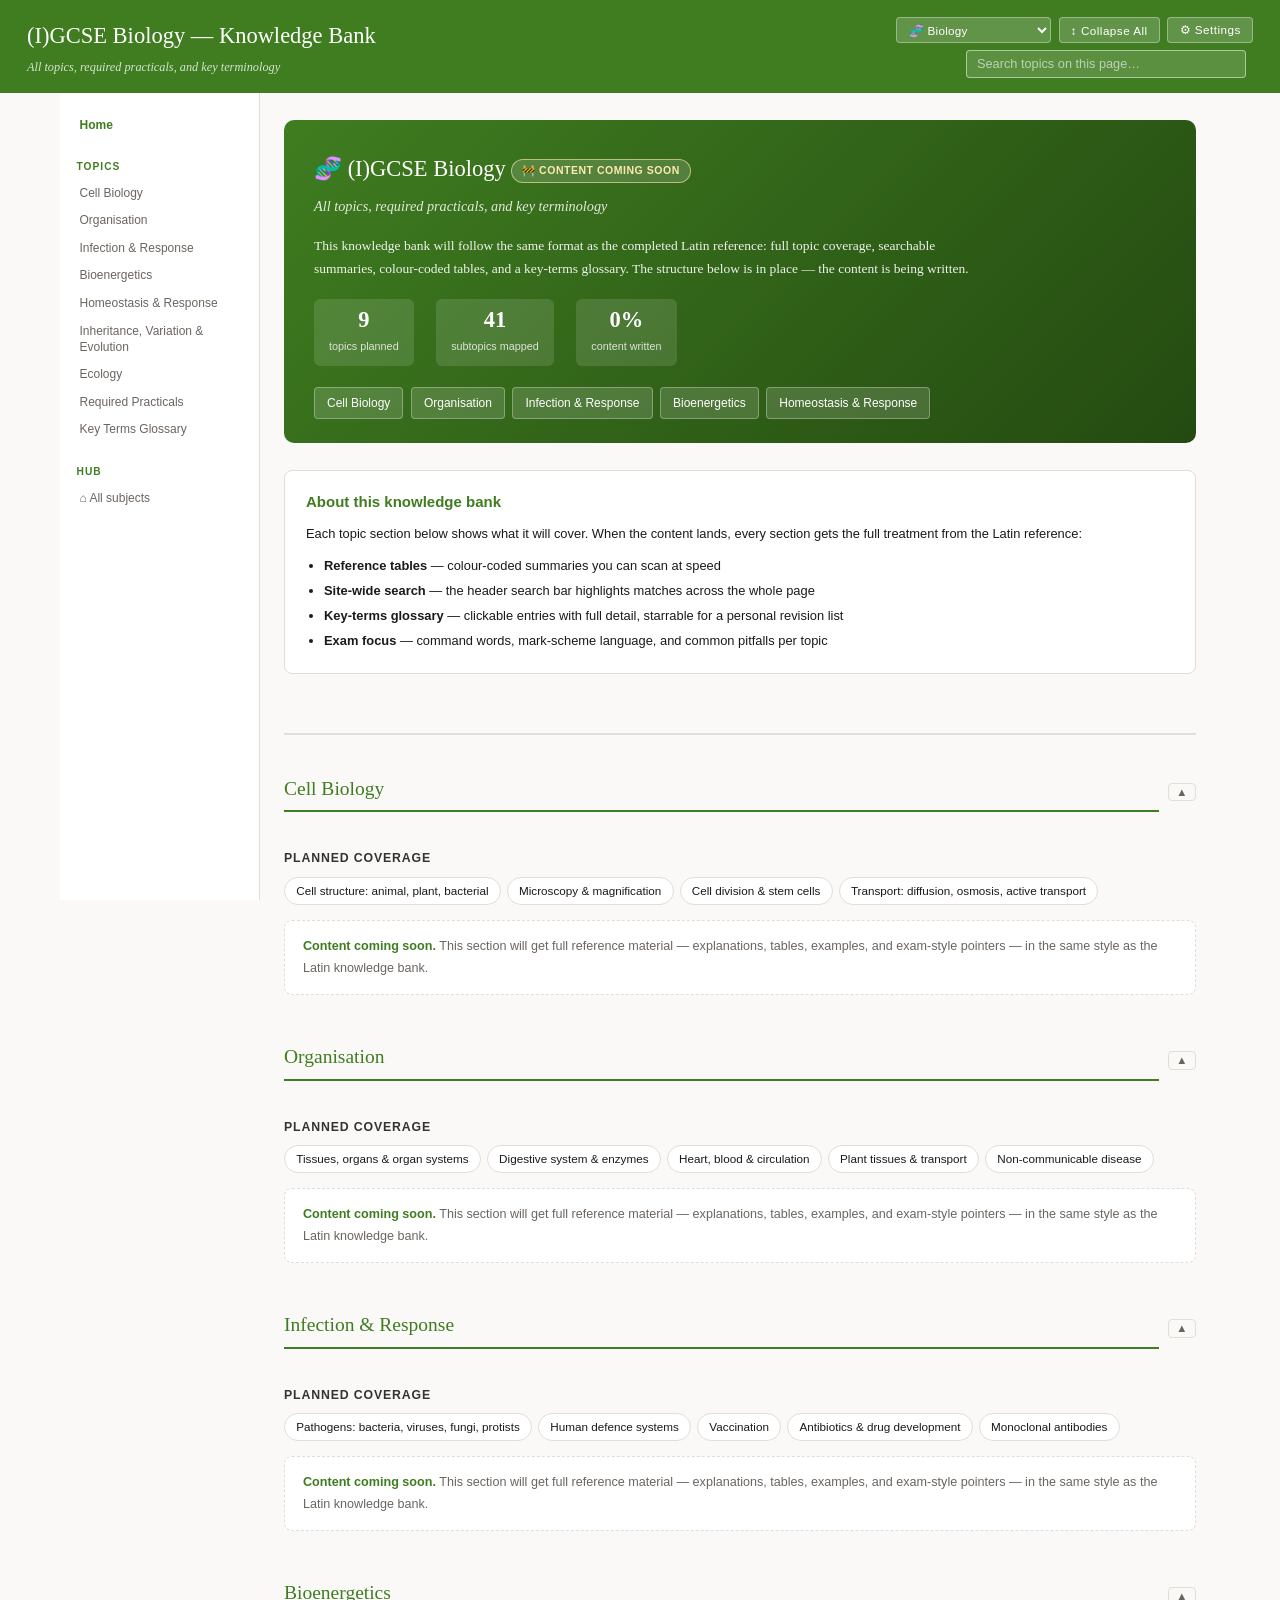
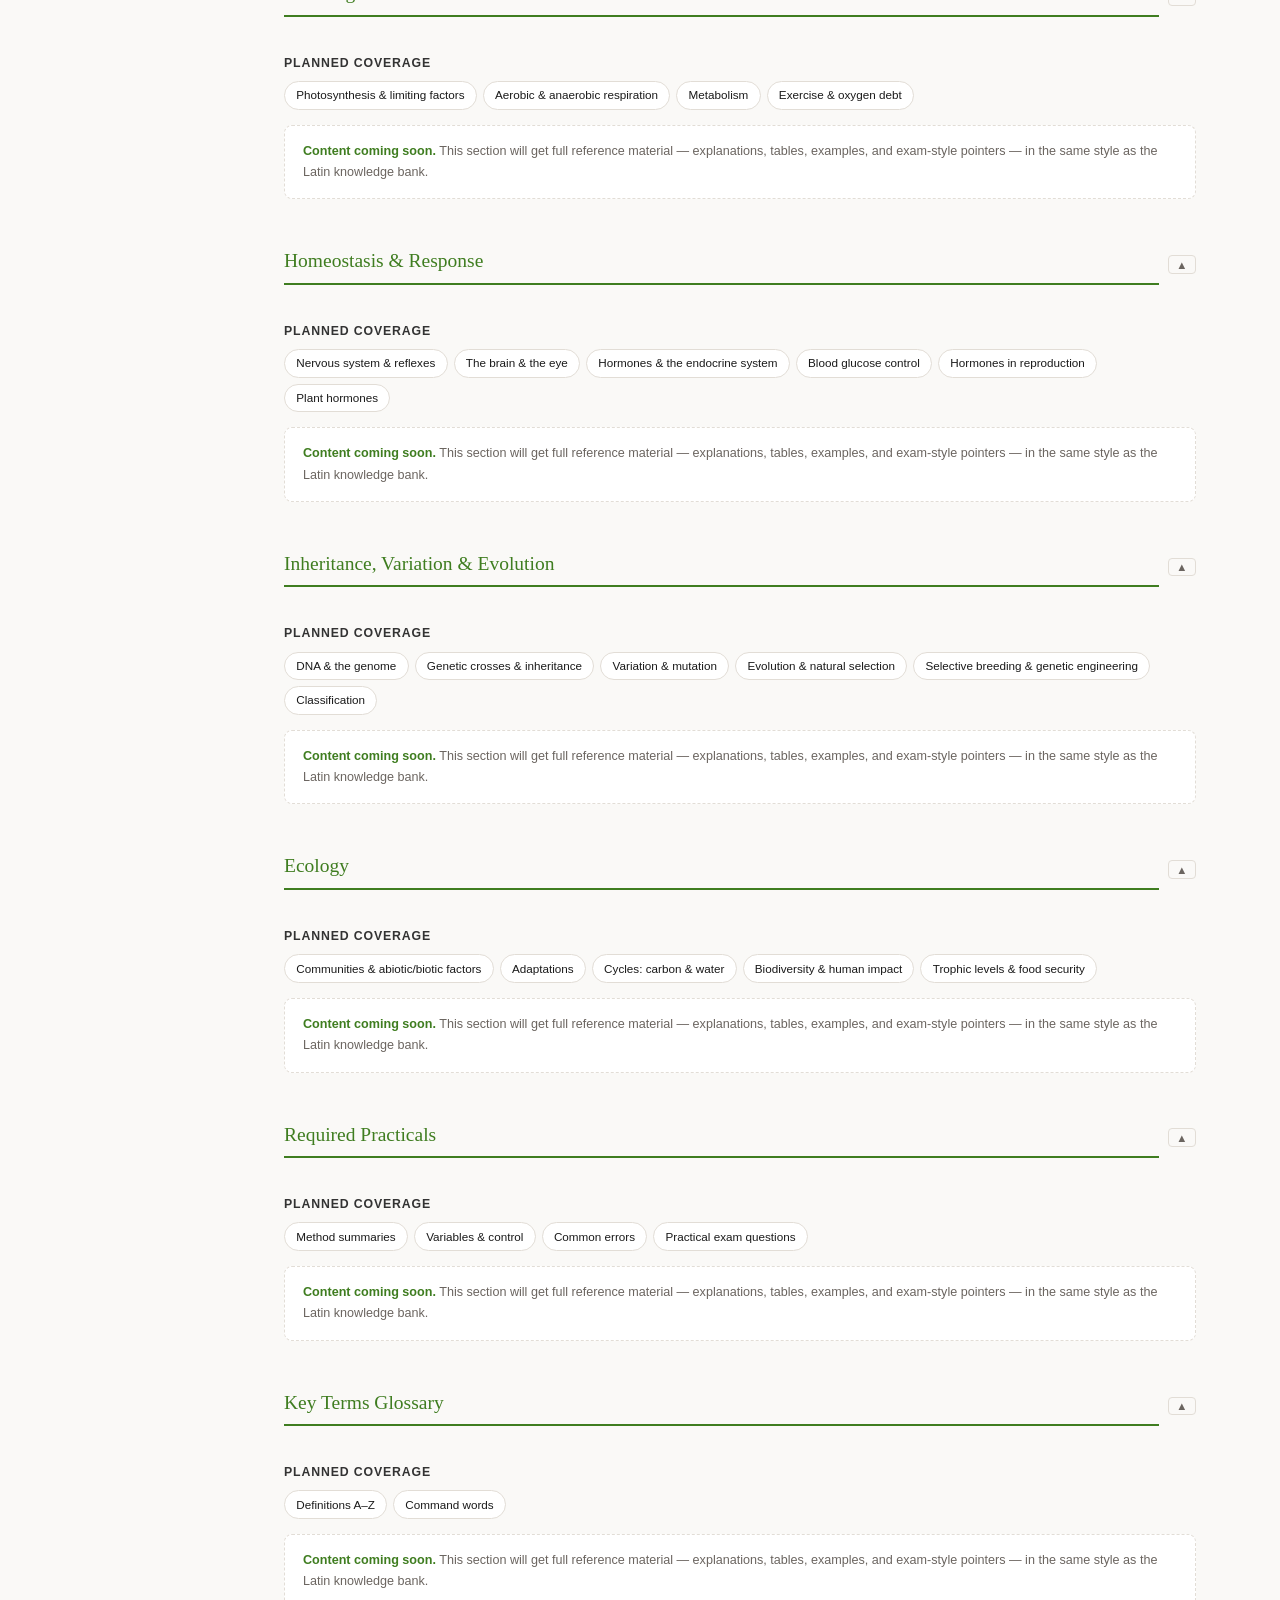
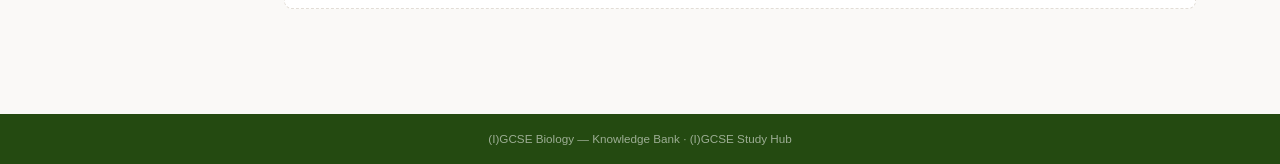
<file: igcse_study_hub/biology.html>
<!DOCTYPE html>
<html lang="en">
<head>
<meta charset="UTF-8">
<meta name="viewport" content="width=device-width, initial-scale=1.0">
<title>(I)GCSE Biology — Knowledge Bank</title>
<link rel="stylesheet" href="assets/site.css">
</head>
<body data-subject="biology">
<noscript><p style="padding:2rem;font-family:sans-serif">This page needs JavaScript enabled.</p></noscript>
<script src="assets/subjects.js"></script>
<script src="assets/site.js"></script>
</body>
</html>
</file>
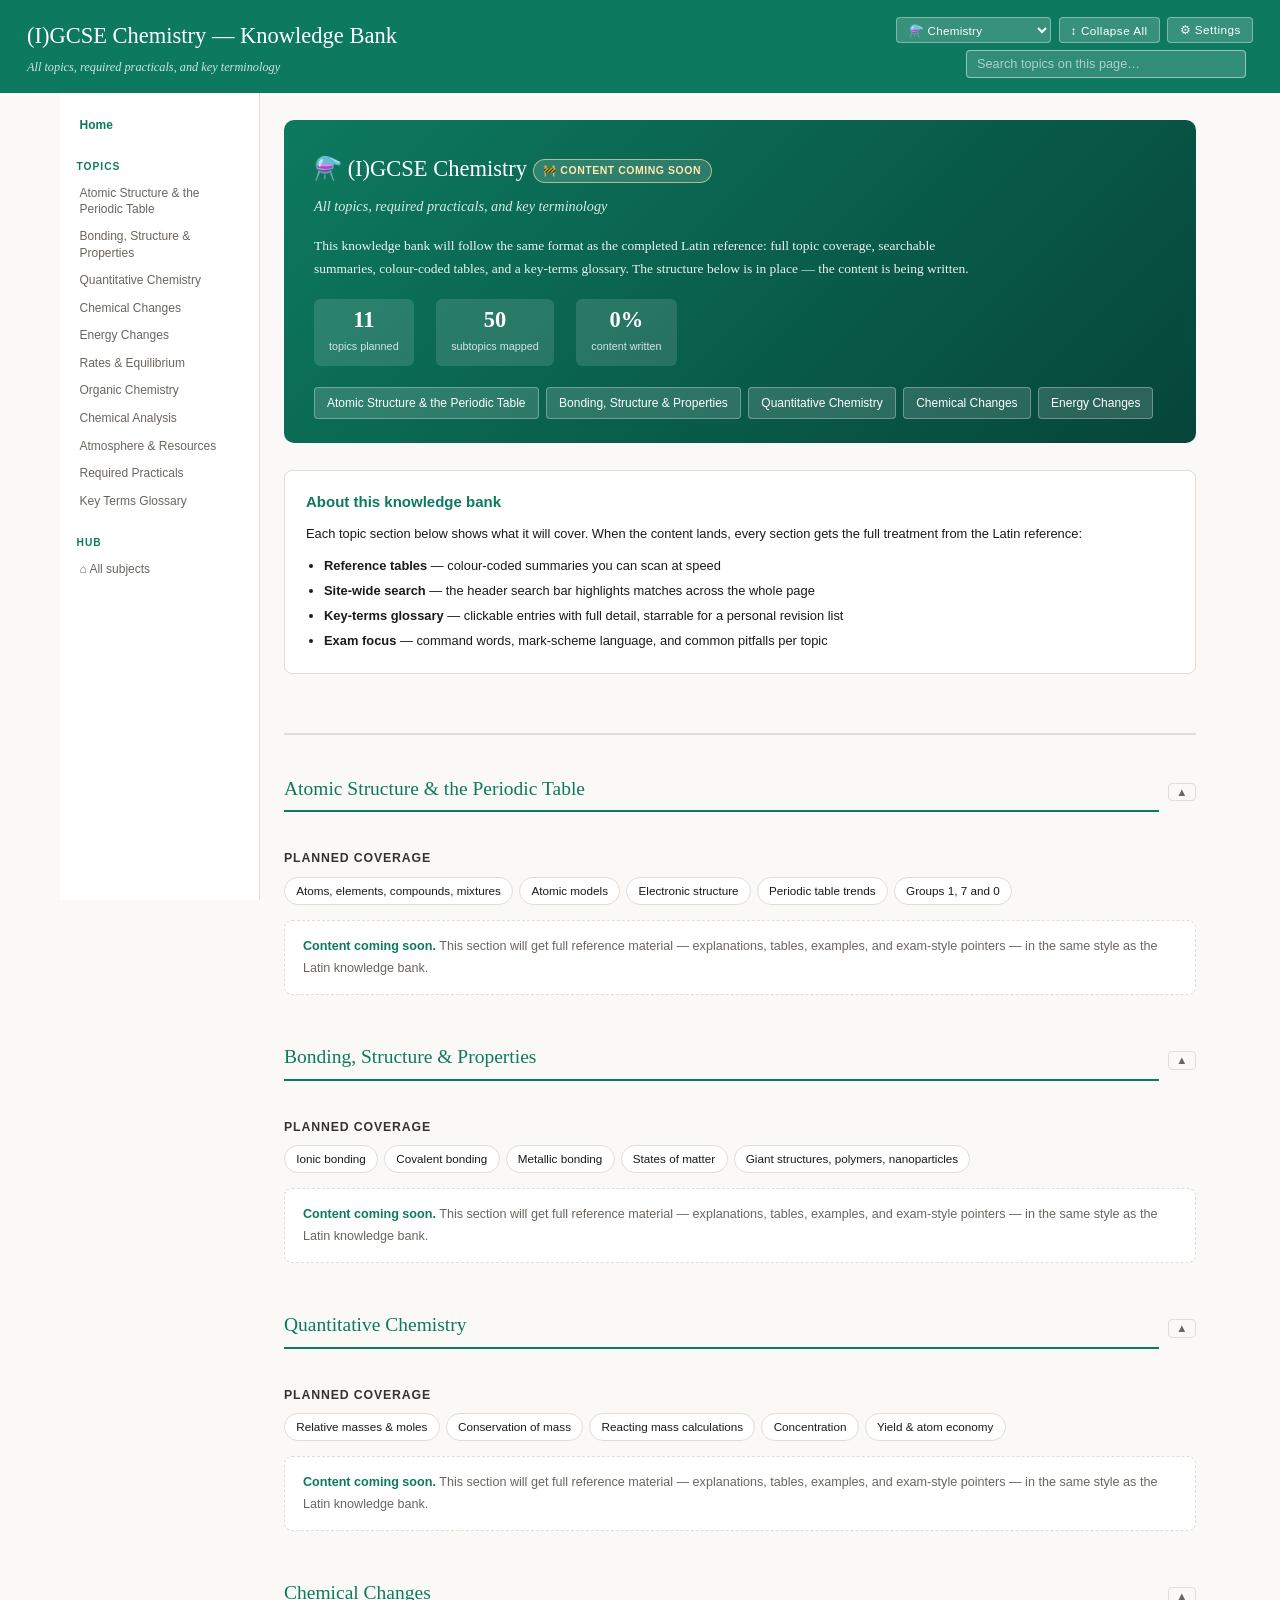
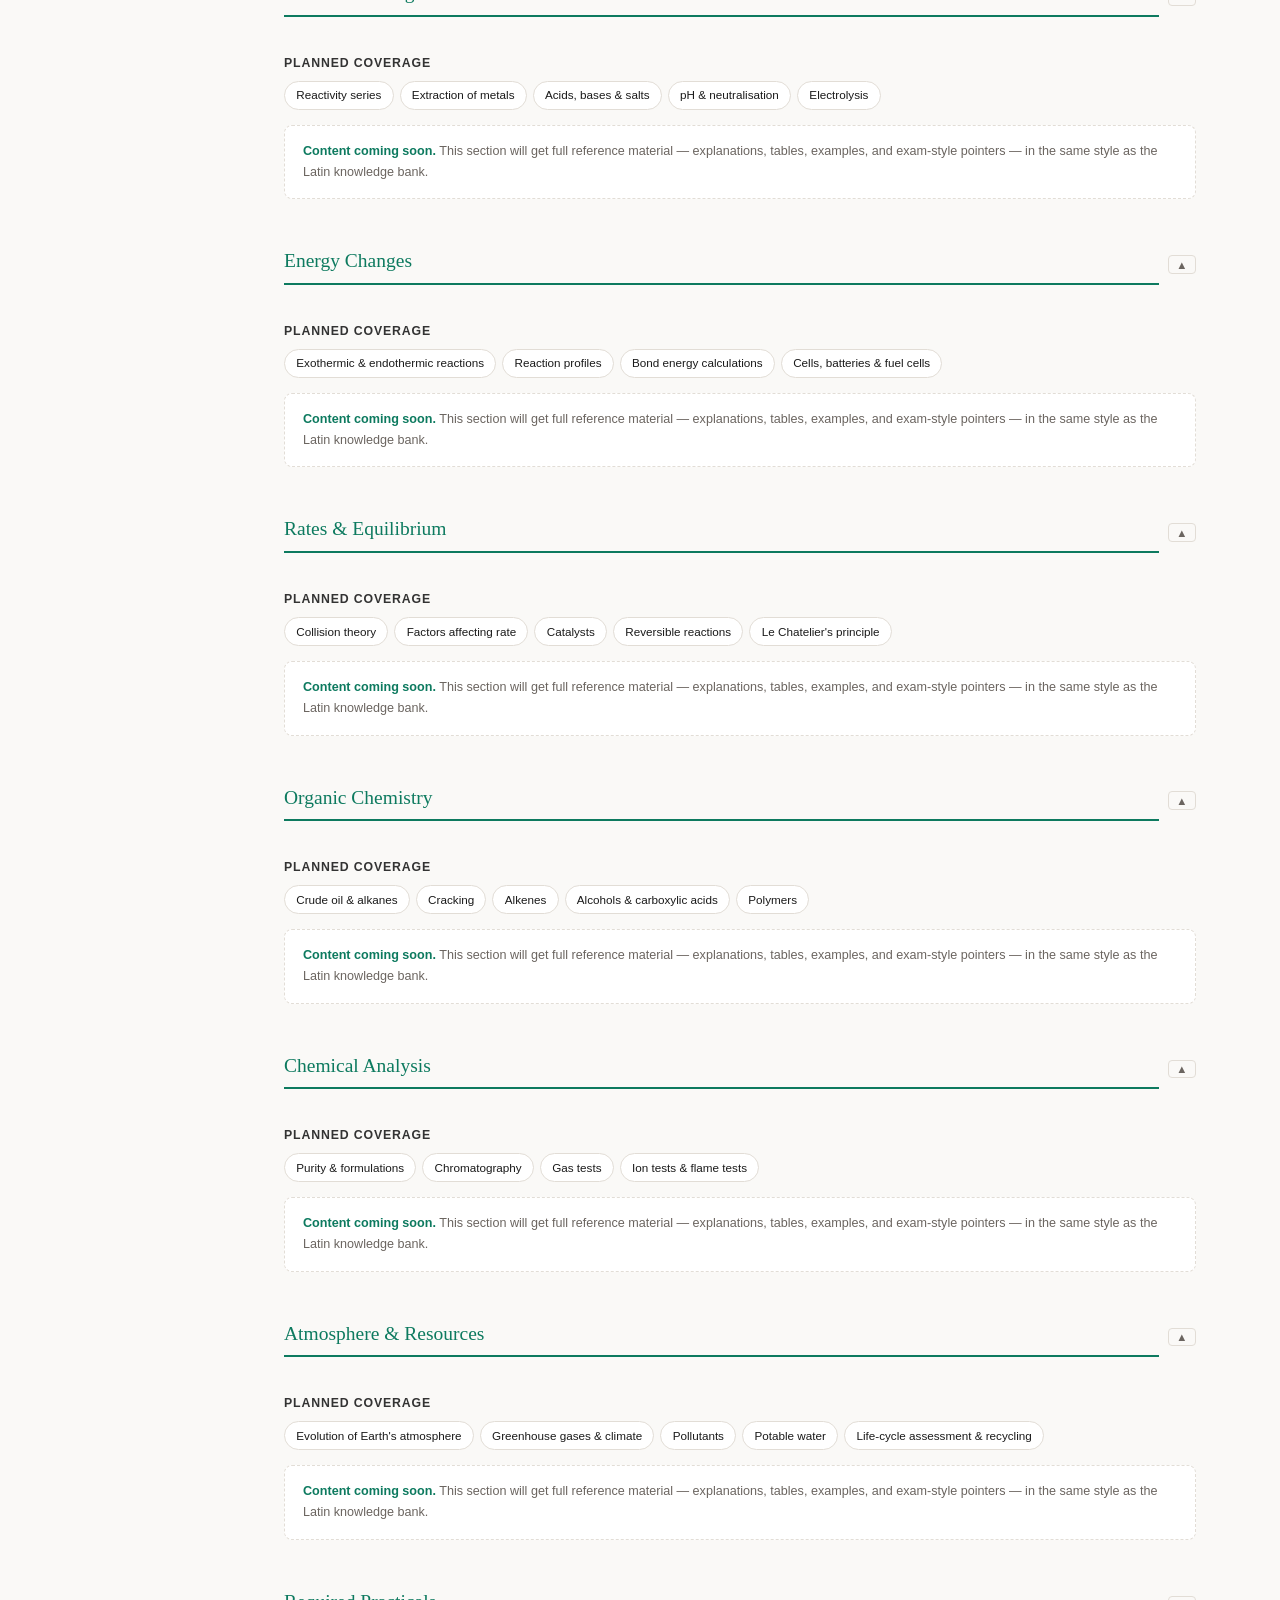
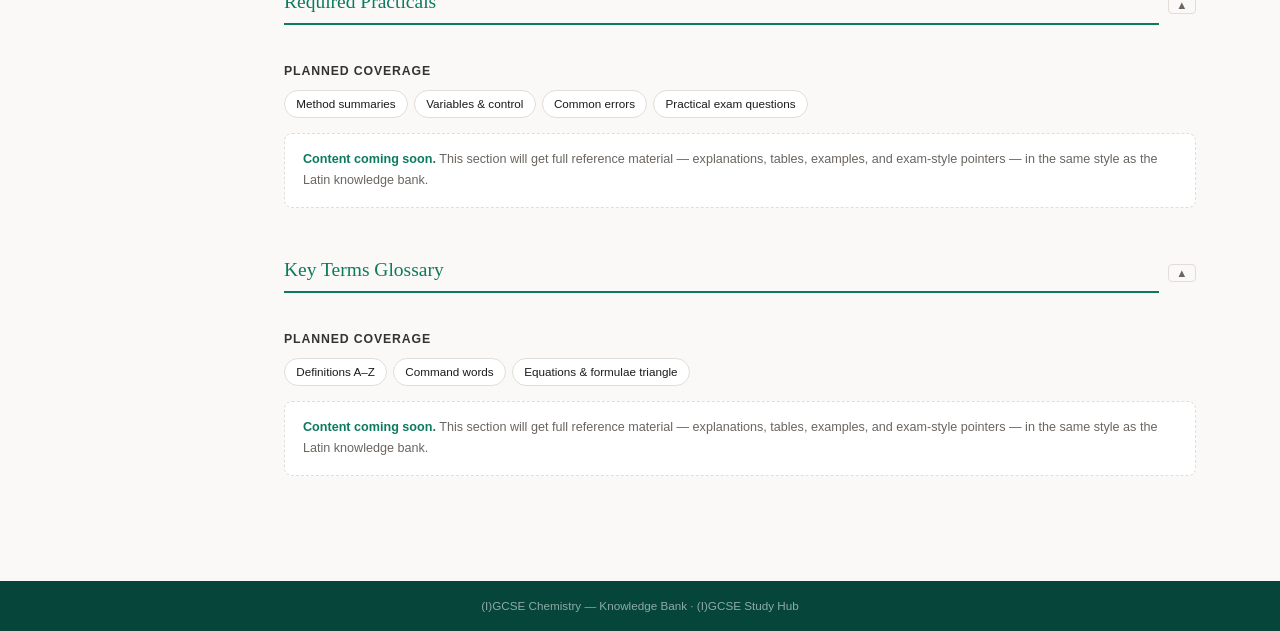
<file: igcse_study_hub/chemistry.html>
<!DOCTYPE html>
<html lang="en">
<head>
<meta charset="UTF-8">
<meta name="viewport" content="width=device-width, initial-scale=1.0">
<title>(I)GCSE Chemistry — Knowledge Bank</title>
<link rel="stylesheet" href="assets/site.css">
</head>
<body data-subject="chemistry">
<noscript><p style="padding:2rem;font-family:sans-serif">This page needs JavaScript enabled.</p></noscript>
<script src="assets/subjects.js"></script>
<script src="assets/site.js"></script>
</body>
</html>
</file>
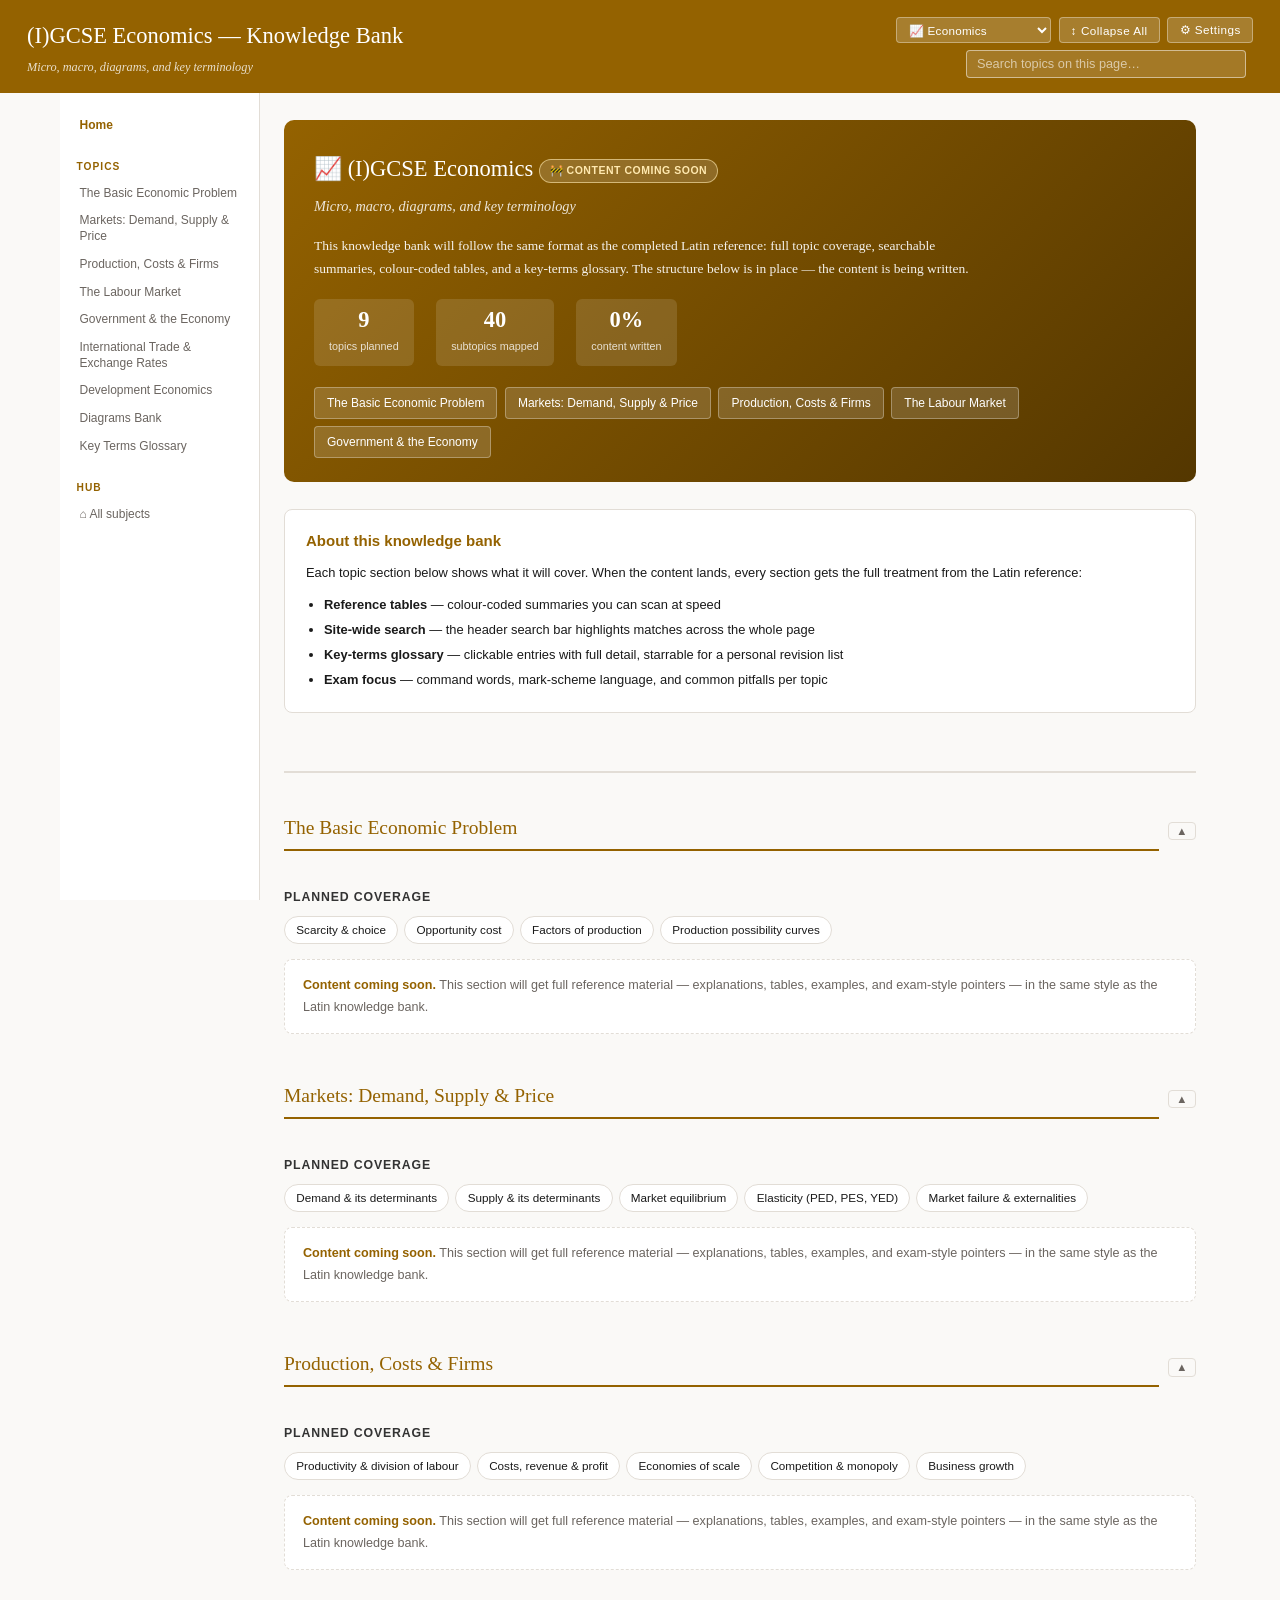
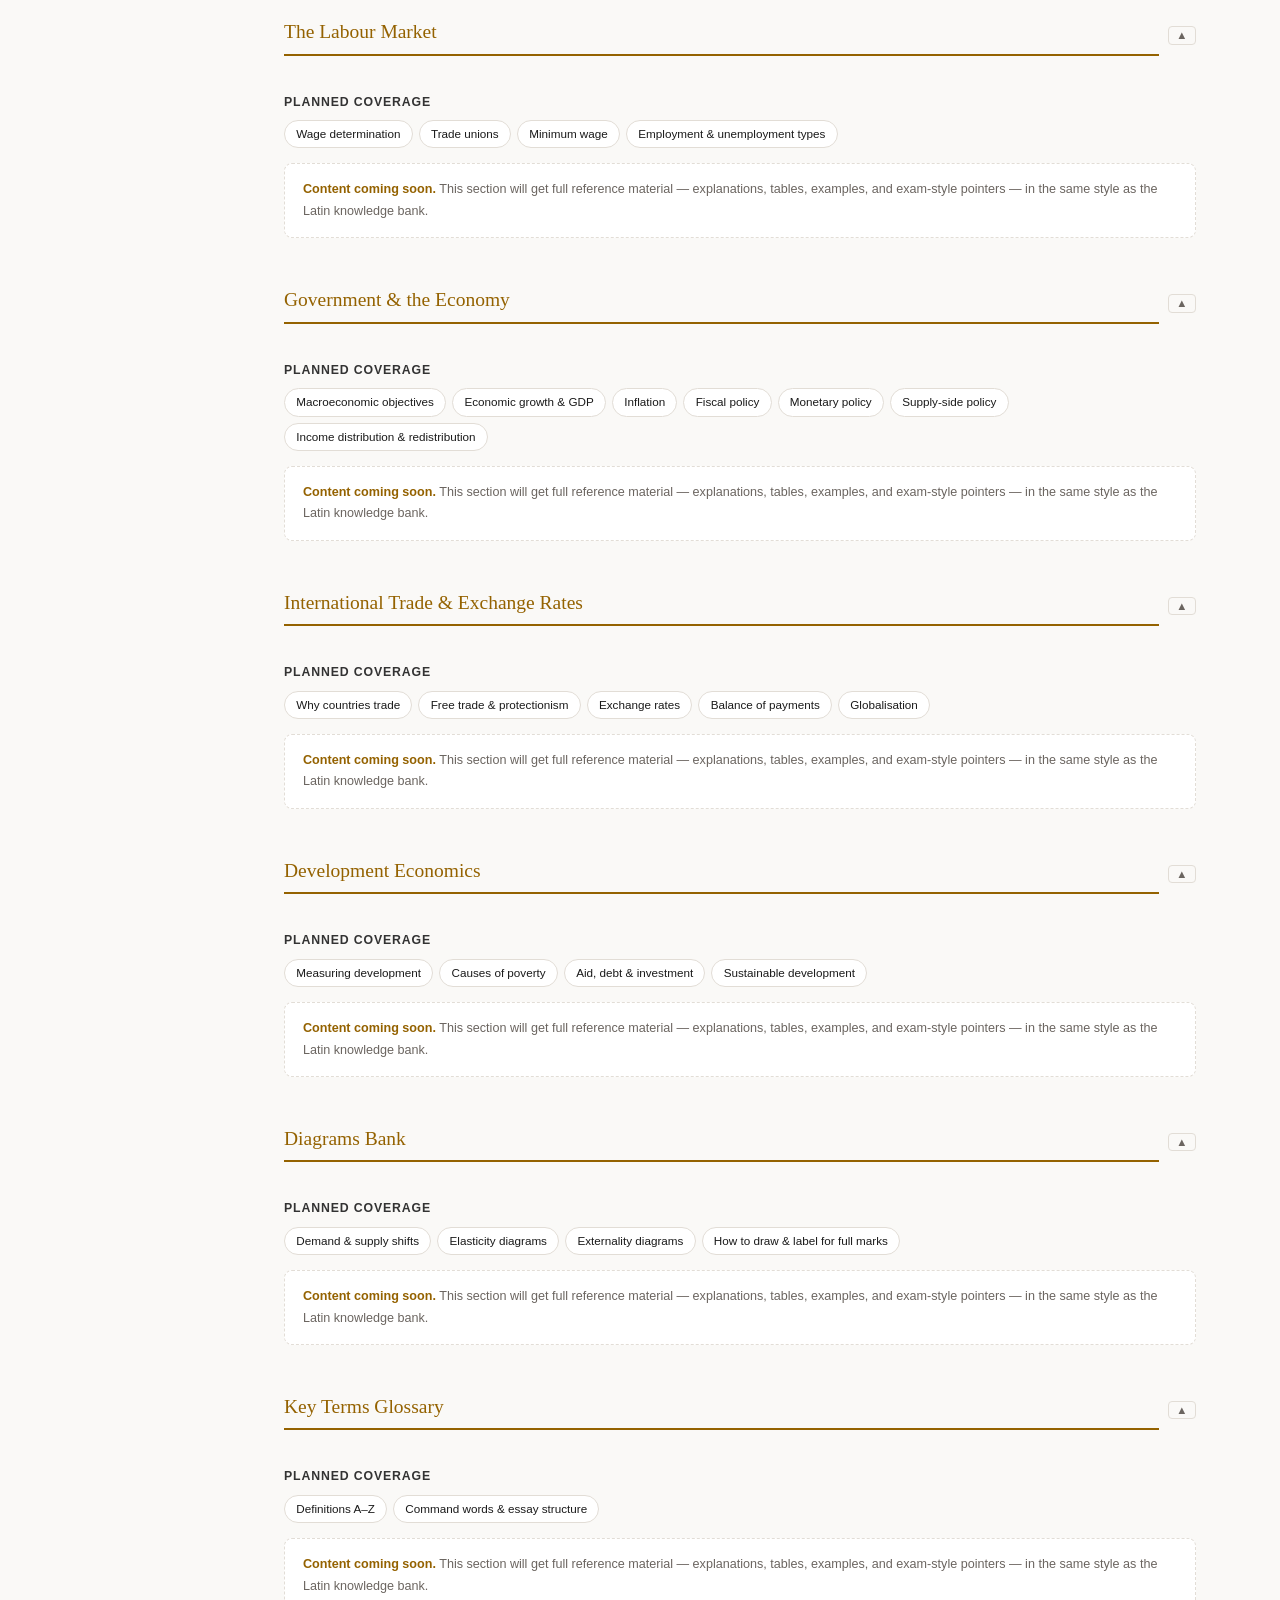
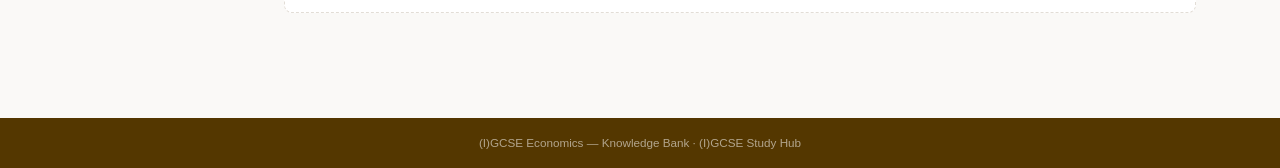
<file: igcse_study_hub/economics.html>
<!DOCTYPE html>
<html lang="en">
<head>
<meta charset="UTF-8">
<meta name="viewport" content="width=device-width, initial-scale=1.0">
<title>(I)GCSE Economics — Knowledge Bank</title>
<link rel="stylesheet" href="assets/site.css">
</head>
<body data-subject="economics">
<noscript><p style="padding:2rem;font-family:sans-serif">This page needs JavaScript enabled.</p></noscript>
<script src="assets/subjects.js"></script>
<script src="assets/site.js"></script>
</body>
</html>
</file>
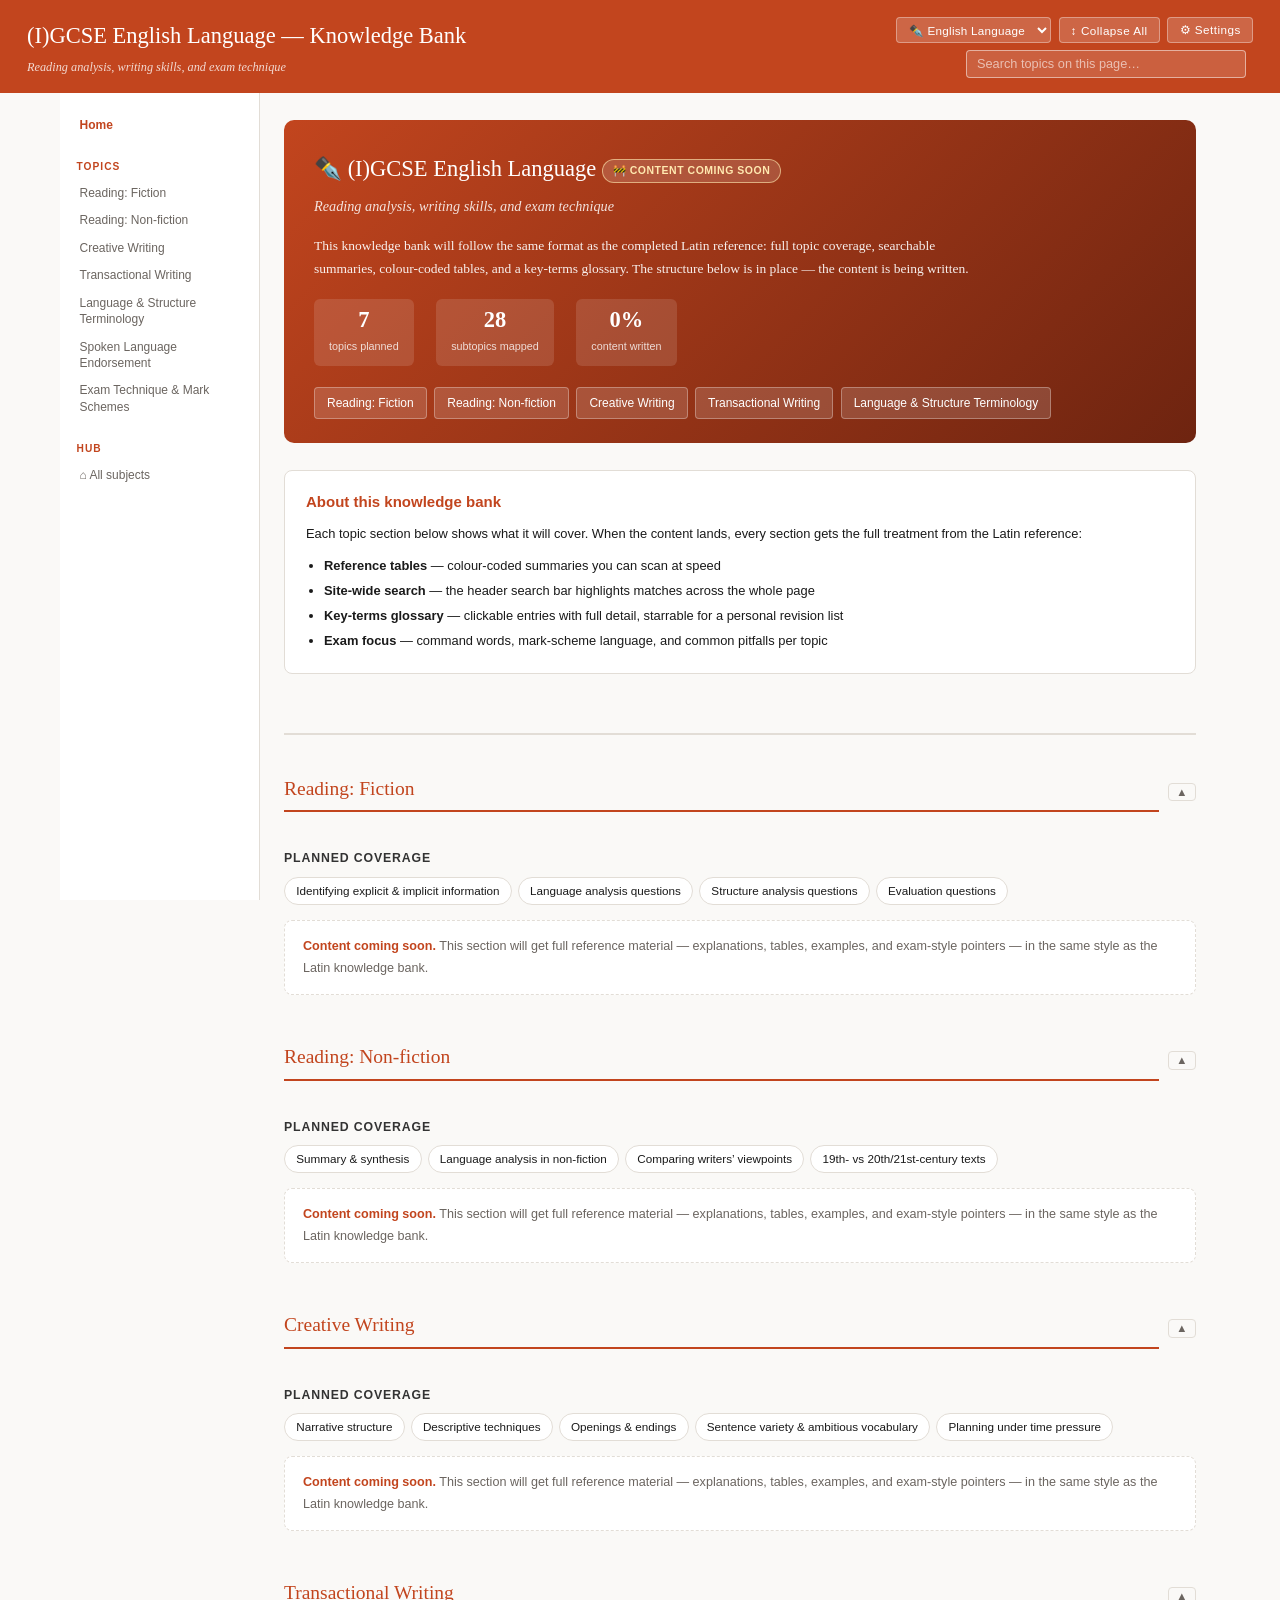
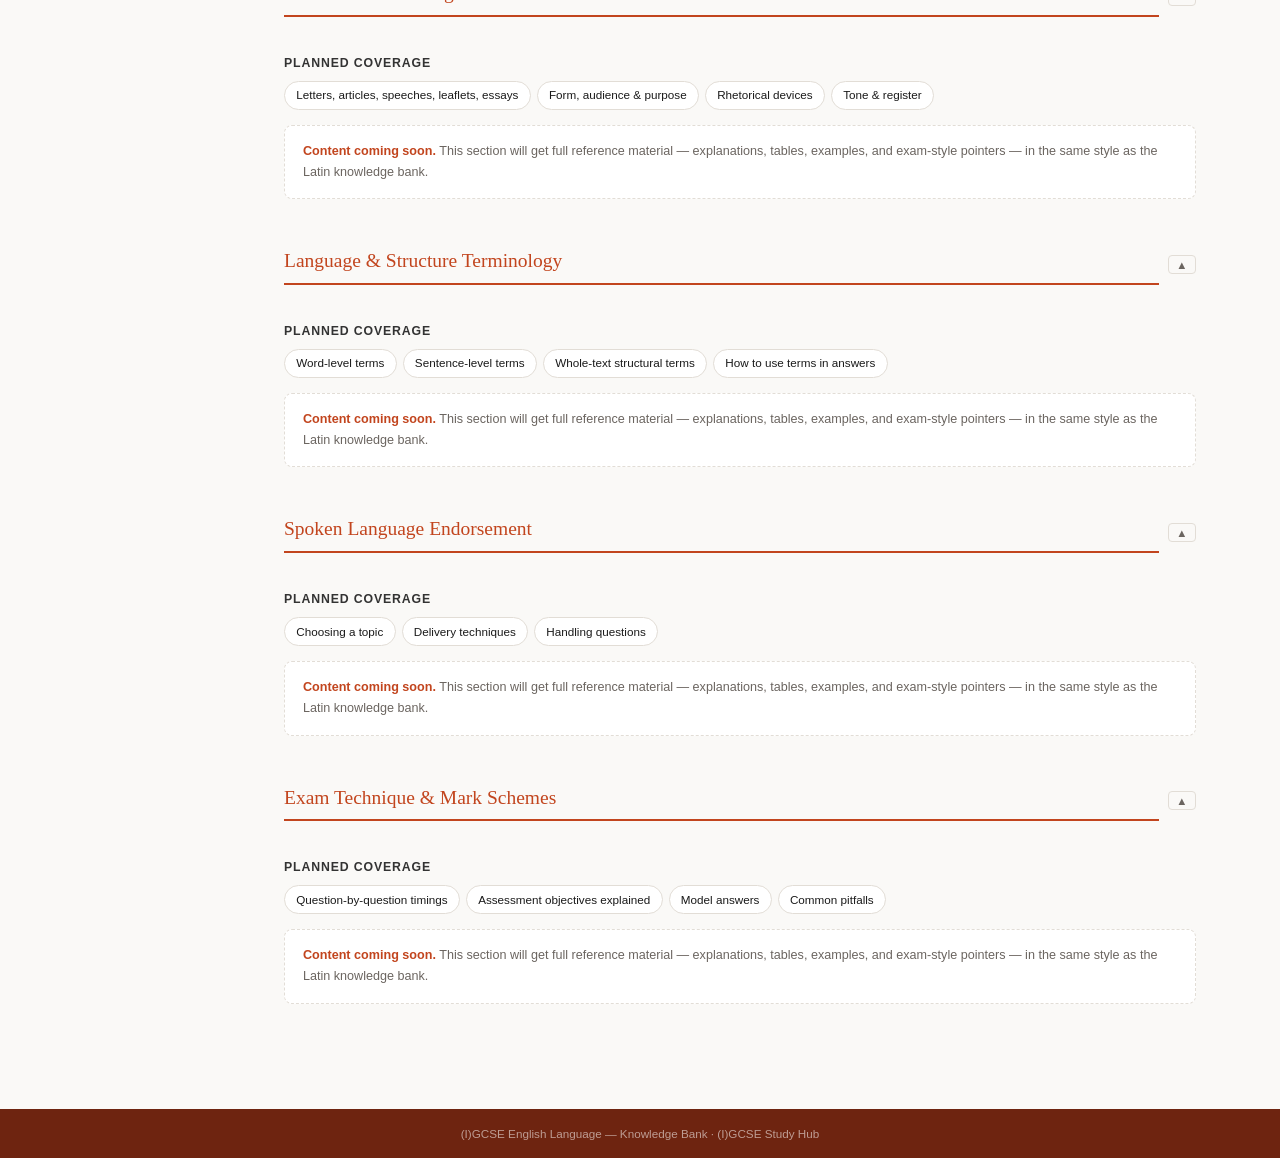
<file: igcse_study_hub/english-language.html>
<!DOCTYPE html>
<html lang="en">
<head>
<meta charset="UTF-8">
<meta name="viewport" content="width=device-width, initial-scale=1.0">
<title>(I)GCSE English Language — Knowledge Bank</title>
<link rel="stylesheet" href="assets/site.css">
</head>
<body data-subject="english-language">
<noscript><p style="padding:2rem;font-family:sans-serif">This page needs JavaScript enabled.</p></noscript>
<script src="assets/subjects.js"></script>
<script src="assets/site.js"></script>
</body>
</html>
</file>
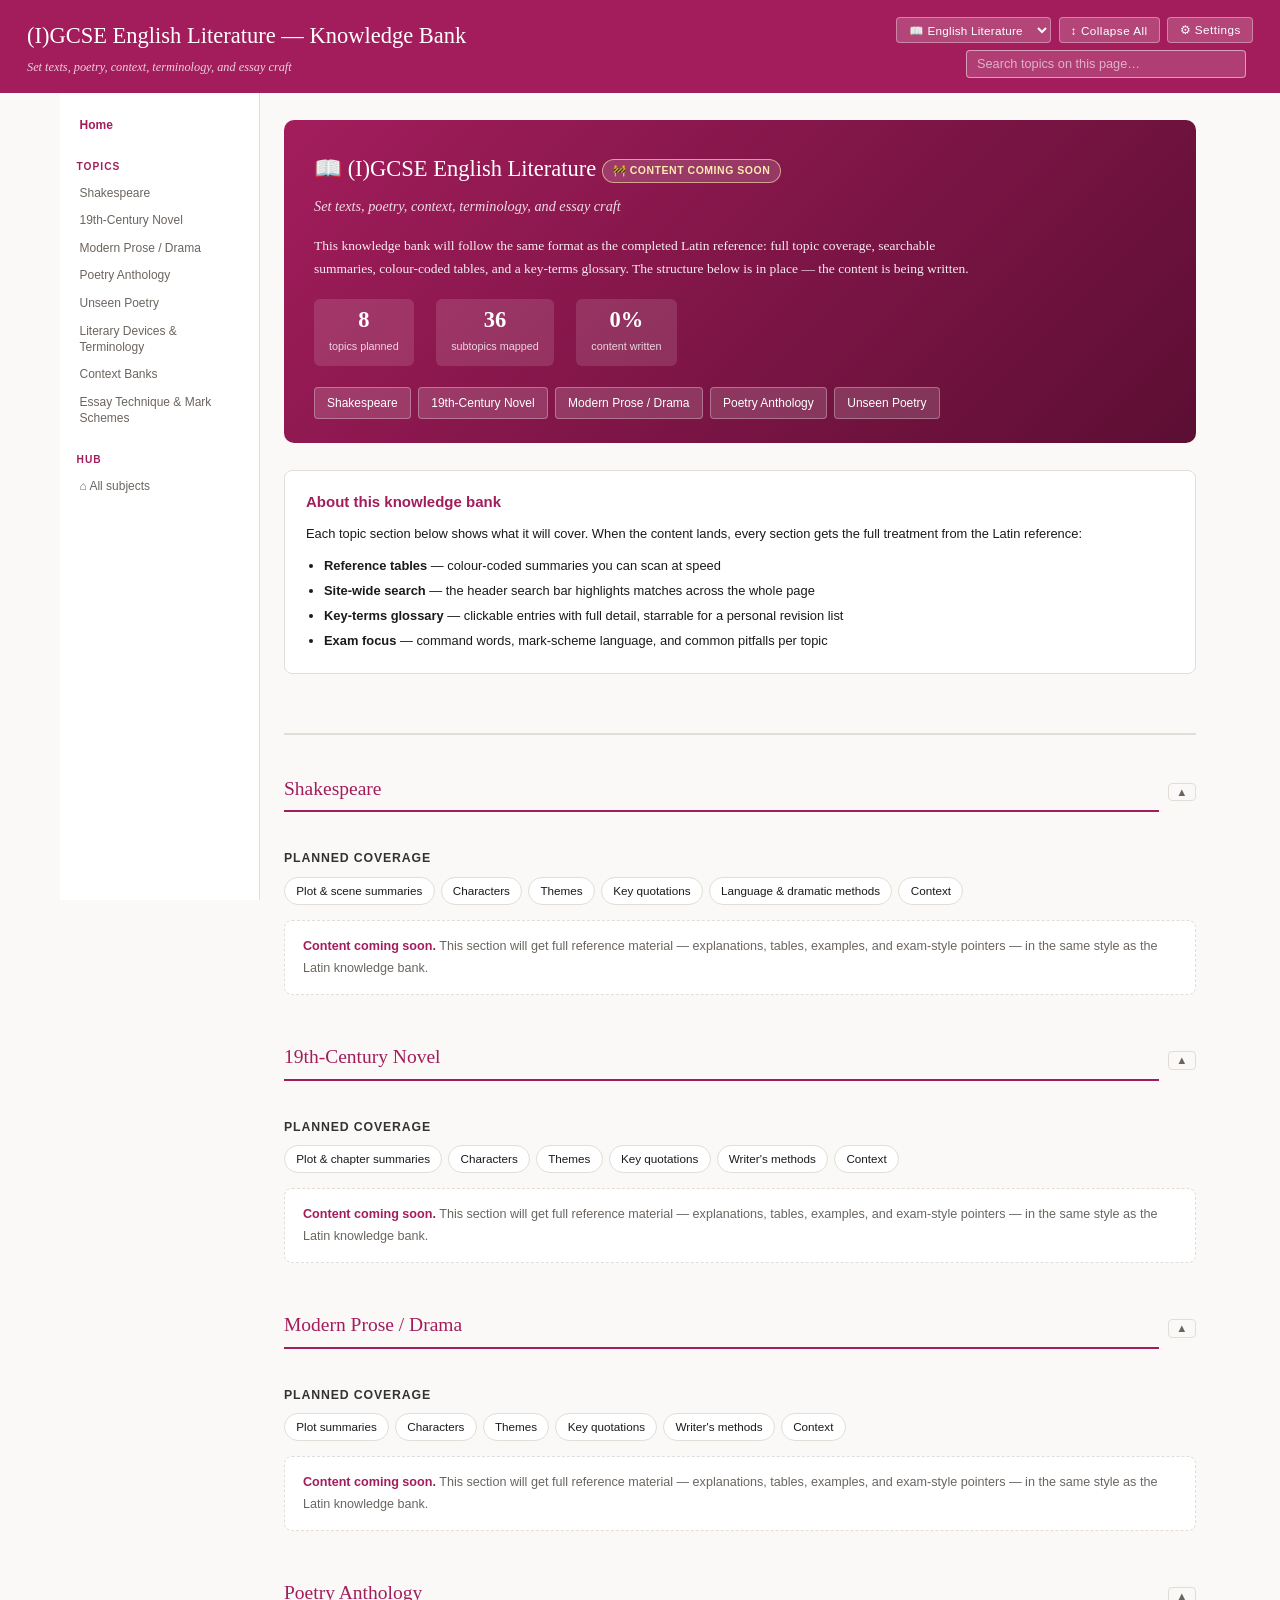
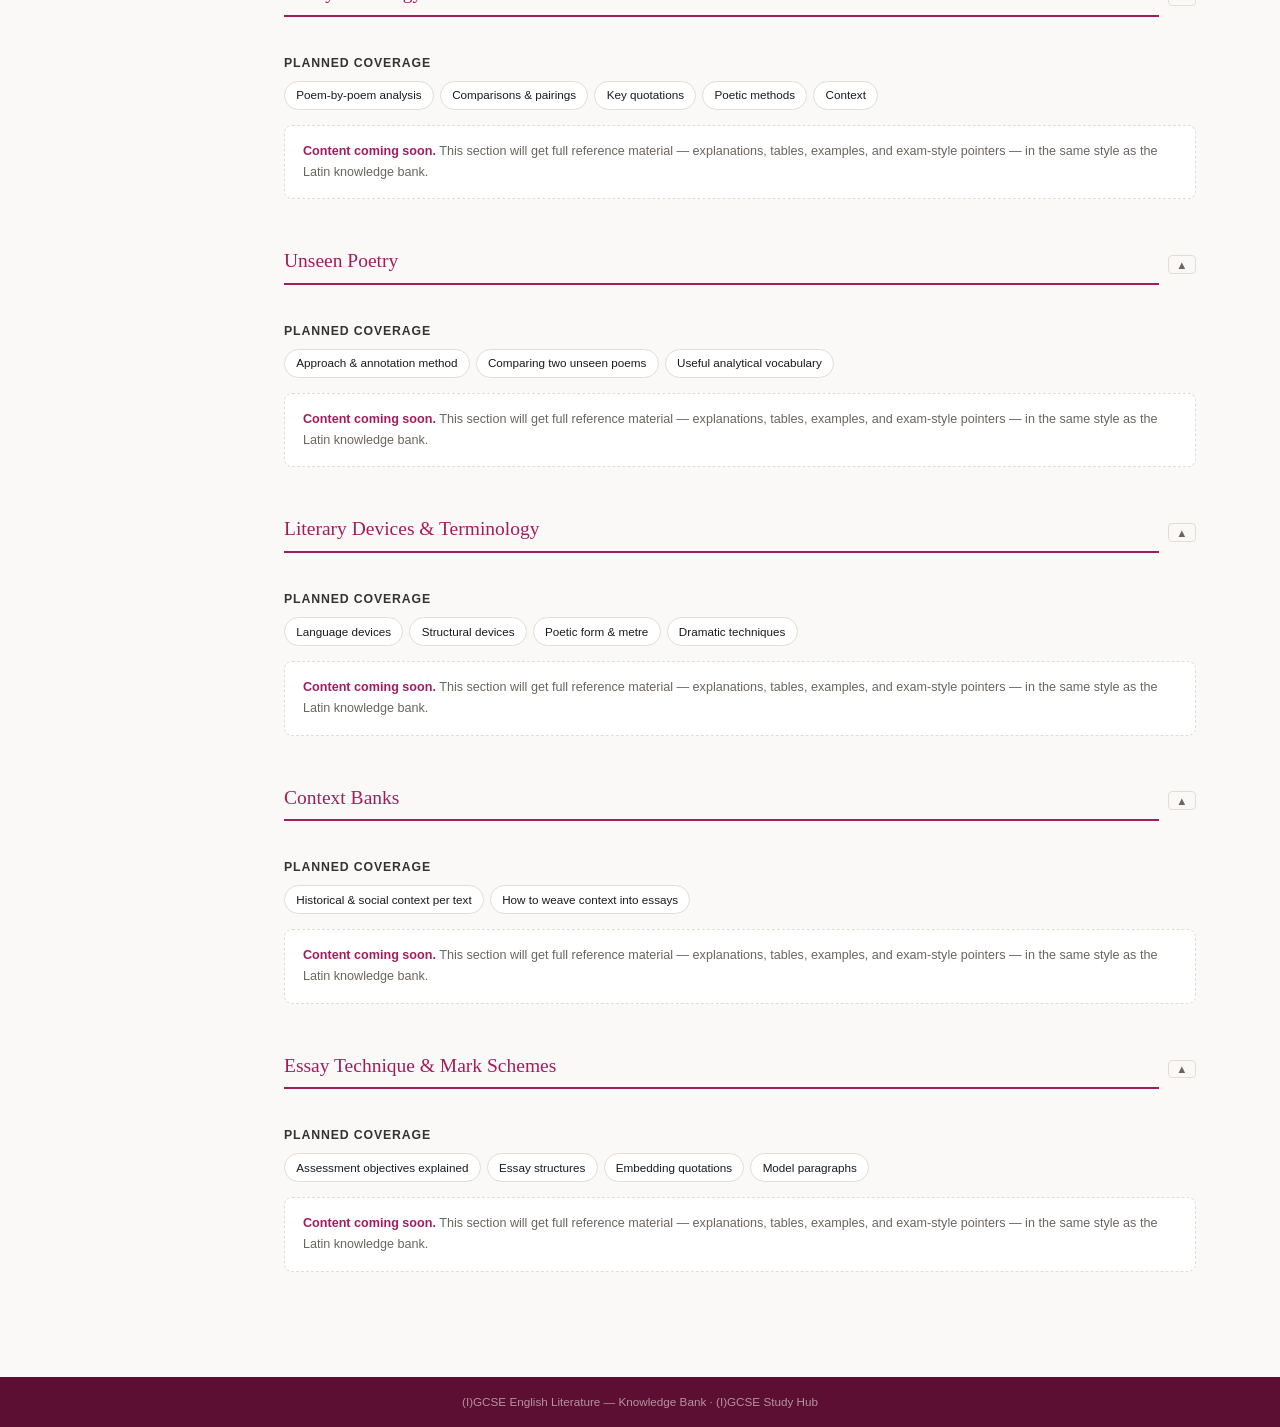
<file: igcse_study_hub/english-literature.html>
<!DOCTYPE html>
<html lang="en">
<head>
<meta charset="UTF-8">
<meta name="viewport" content="width=device-width, initial-scale=1.0">
<title>(I)GCSE English Literature — Knowledge Bank</title>
<link rel="stylesheet" href="assets/site.css">
</head>
<body data-subject="english-literature">
<noscript><p style="padding:2rem;font-family:sans-serif">This page needs JavaScript enabled.</p></noscript>
<script src="assets/subjects.js"></script>
<script src="assets/site.js"></script>
</body>
</html>
</file>
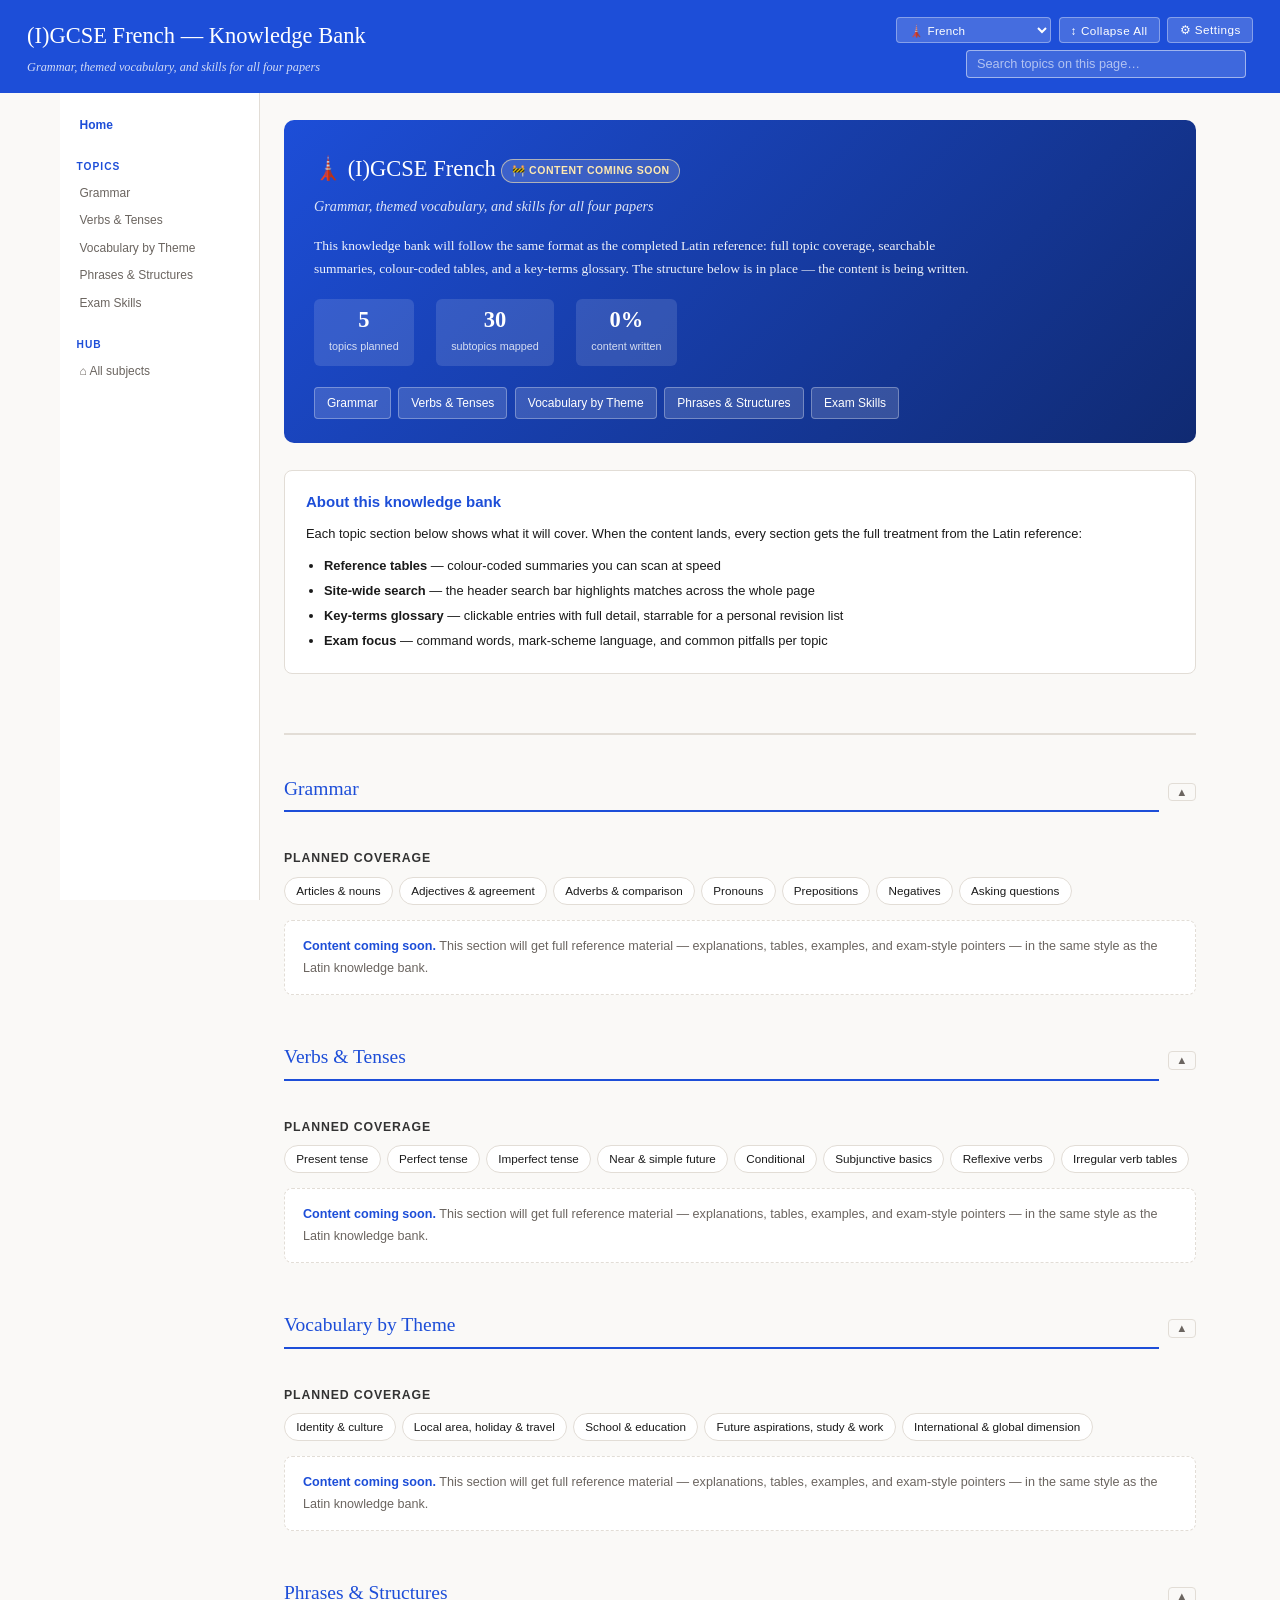
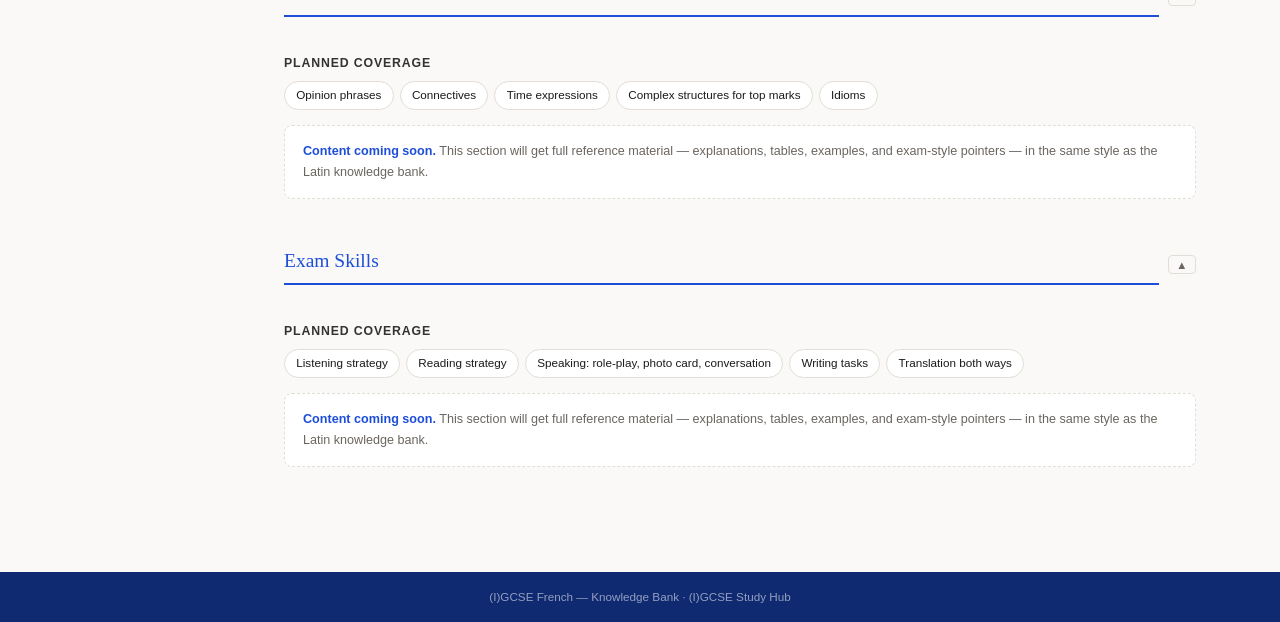
<file: igcse_study_hub/french.html>
<!DOCTYPE html>
<html lang="en">
<head>
<meta charset="UTF-8">
<meta name="viewport" content="width=device-width, initial-scale=1.0">
<title>(I)GCSE French — Knowledge Bank</title>
<link rel="stylesheet" href="assets/site.css">
</head>
<body data-subject="french">
<noscript><p style="padding:2rem;font-family:sans-serif">This page needs JavaScript enabled.</p></noscript>
<script src="assets/subjects.js"></script>
<script src="assets/site.js"></script>
</body>
</html>
</file>
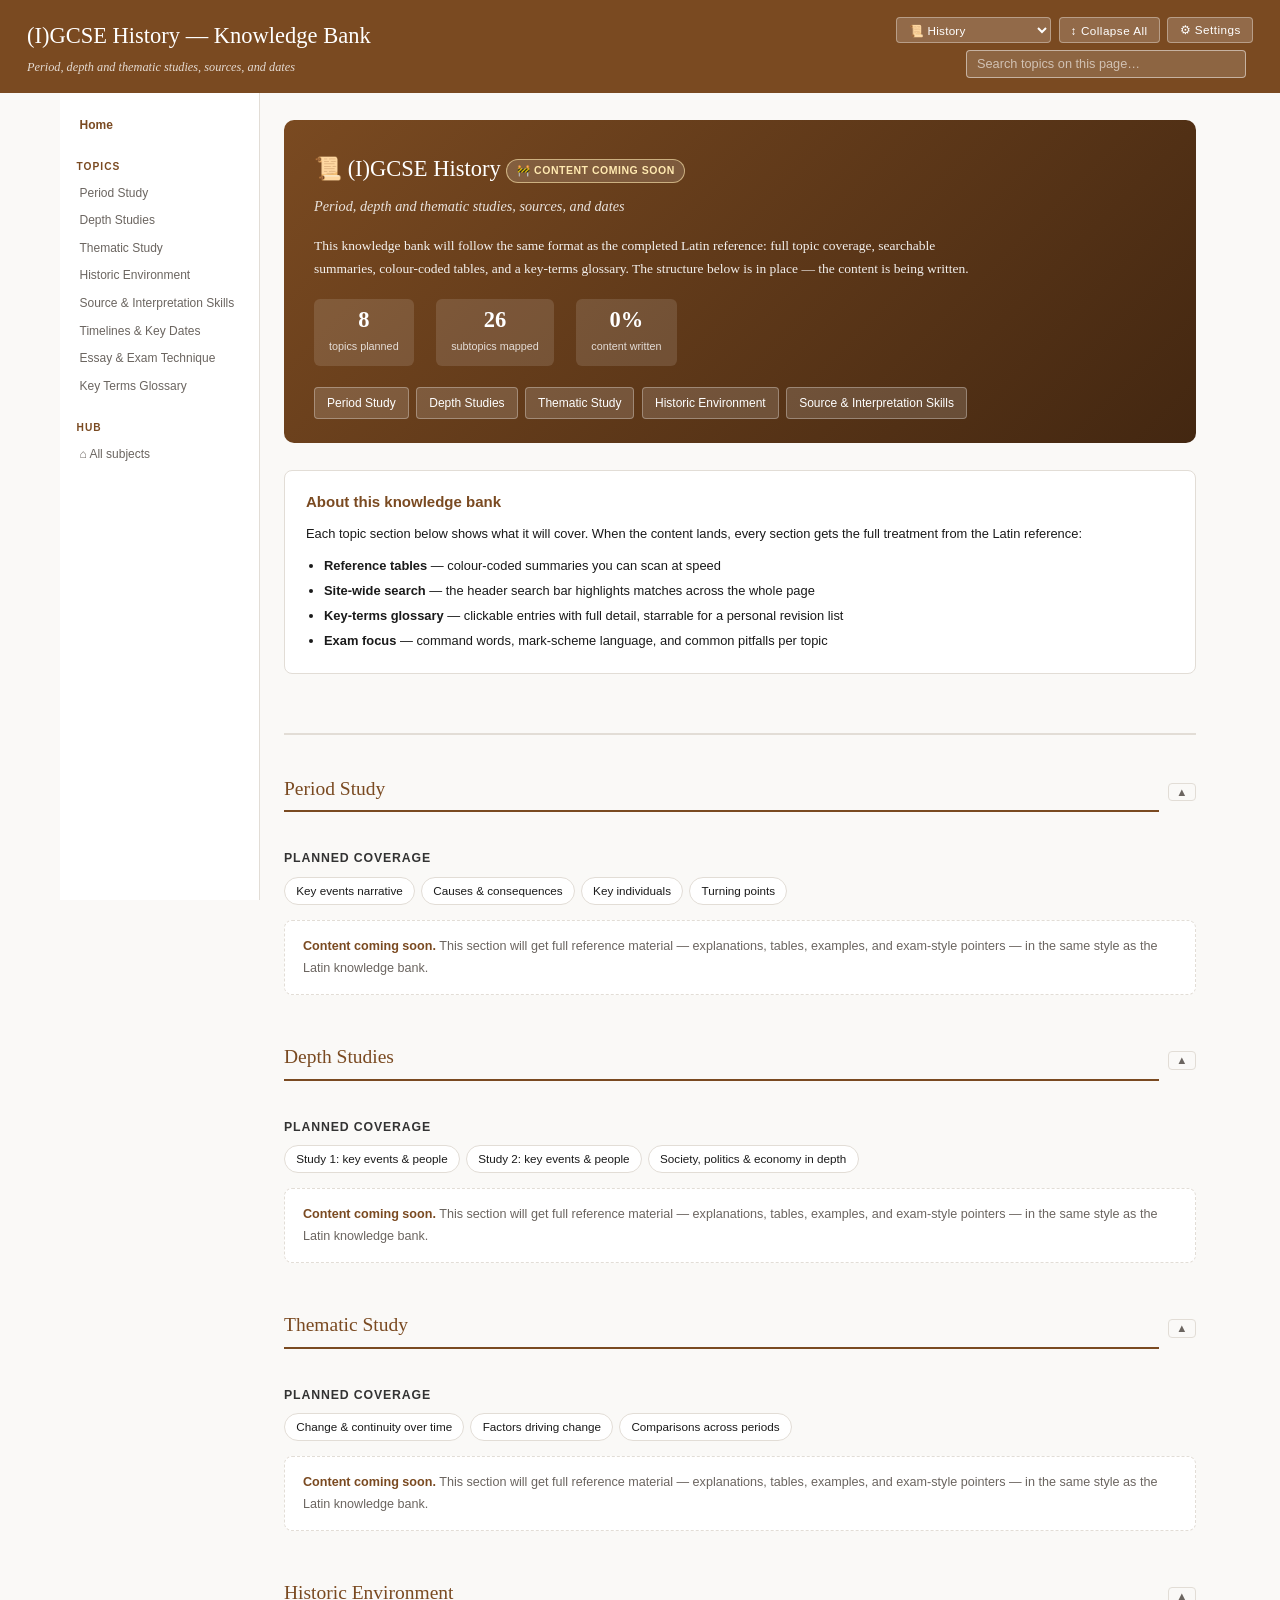
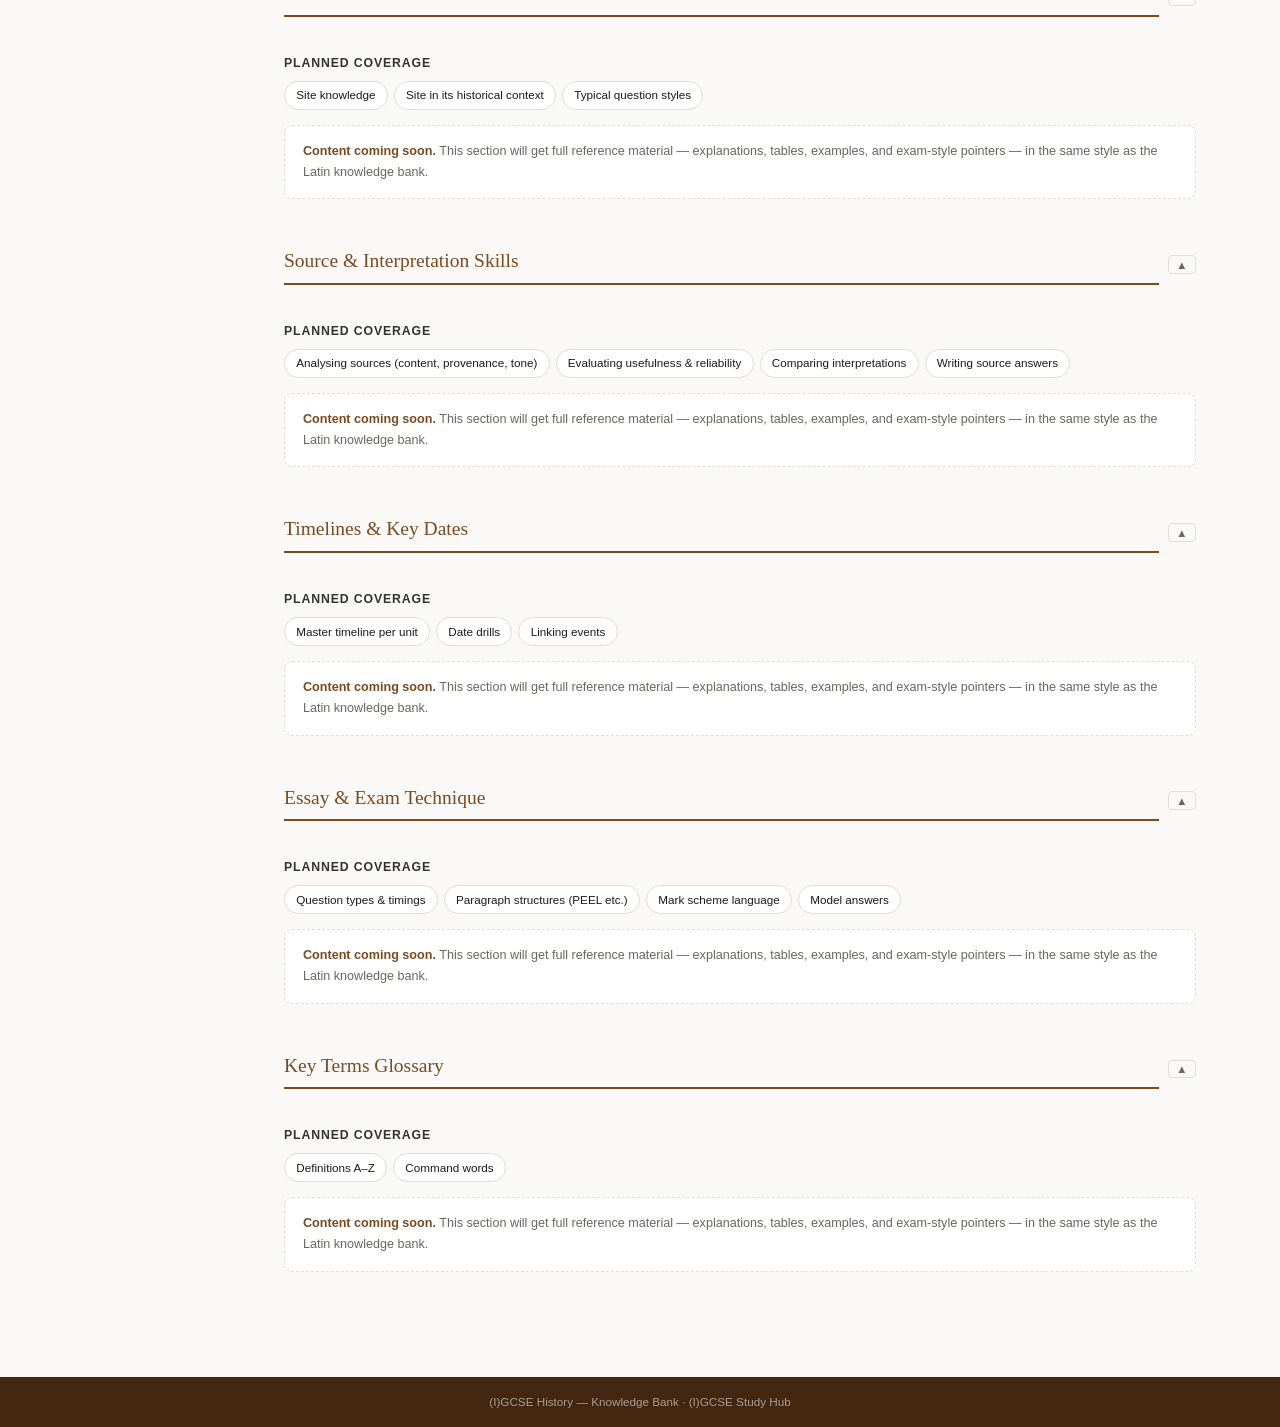
<file: igcse_study_hub/history.html>
<!DOCTYPE html>
<html lang="en">
<head>
<meta charset="UTF-8">
<meta name="viewport" content="width=device-width, initial-scale=1.0">
<title>(I)GCSE History — Knowledge Bank</title>
<link rel="stylesheet" href="assets/site.css">
</head>
<body data-subject="history">
<noscript><p style="padding:2rem;font-family:sans-serif">This page needs JavaScript enabled.</p></noscript>
<script src="assets/subjects.js"></script>
<script src="assets/site.js"></script>
</body>
</html>
</file>
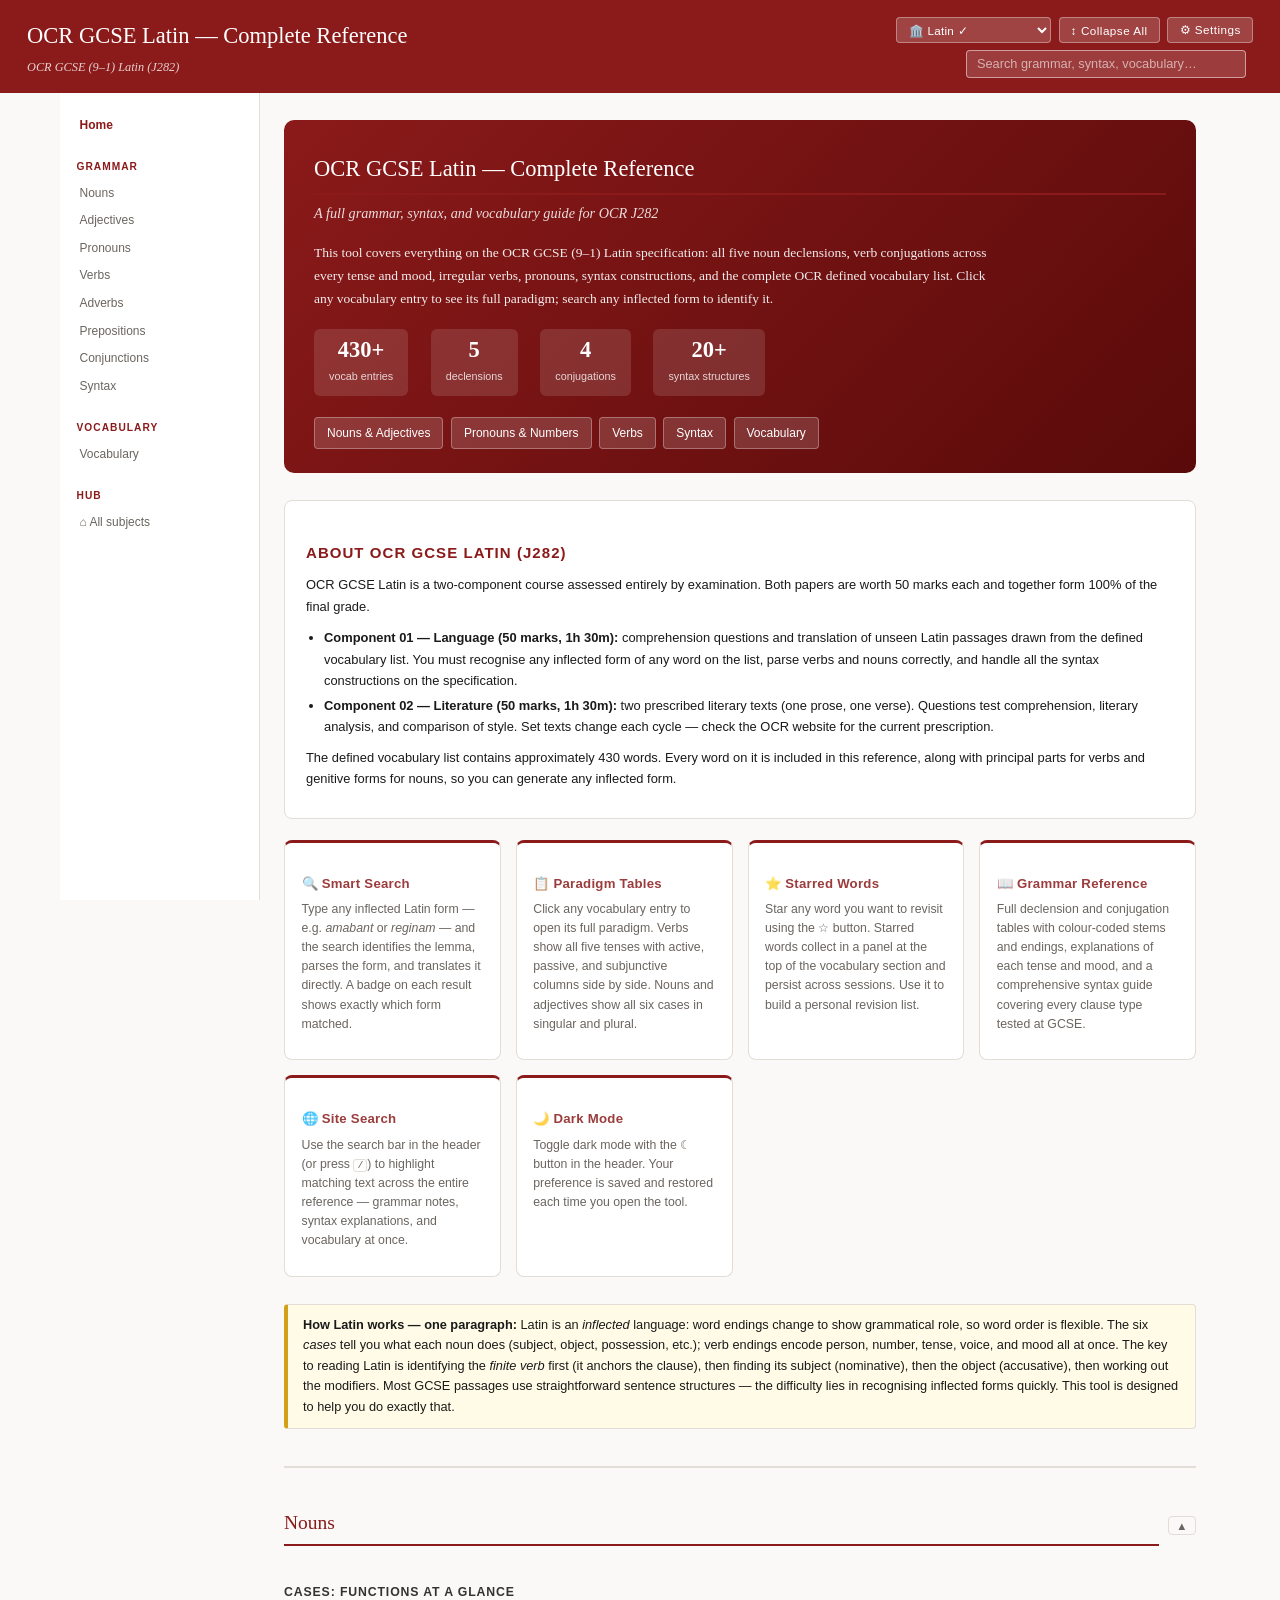
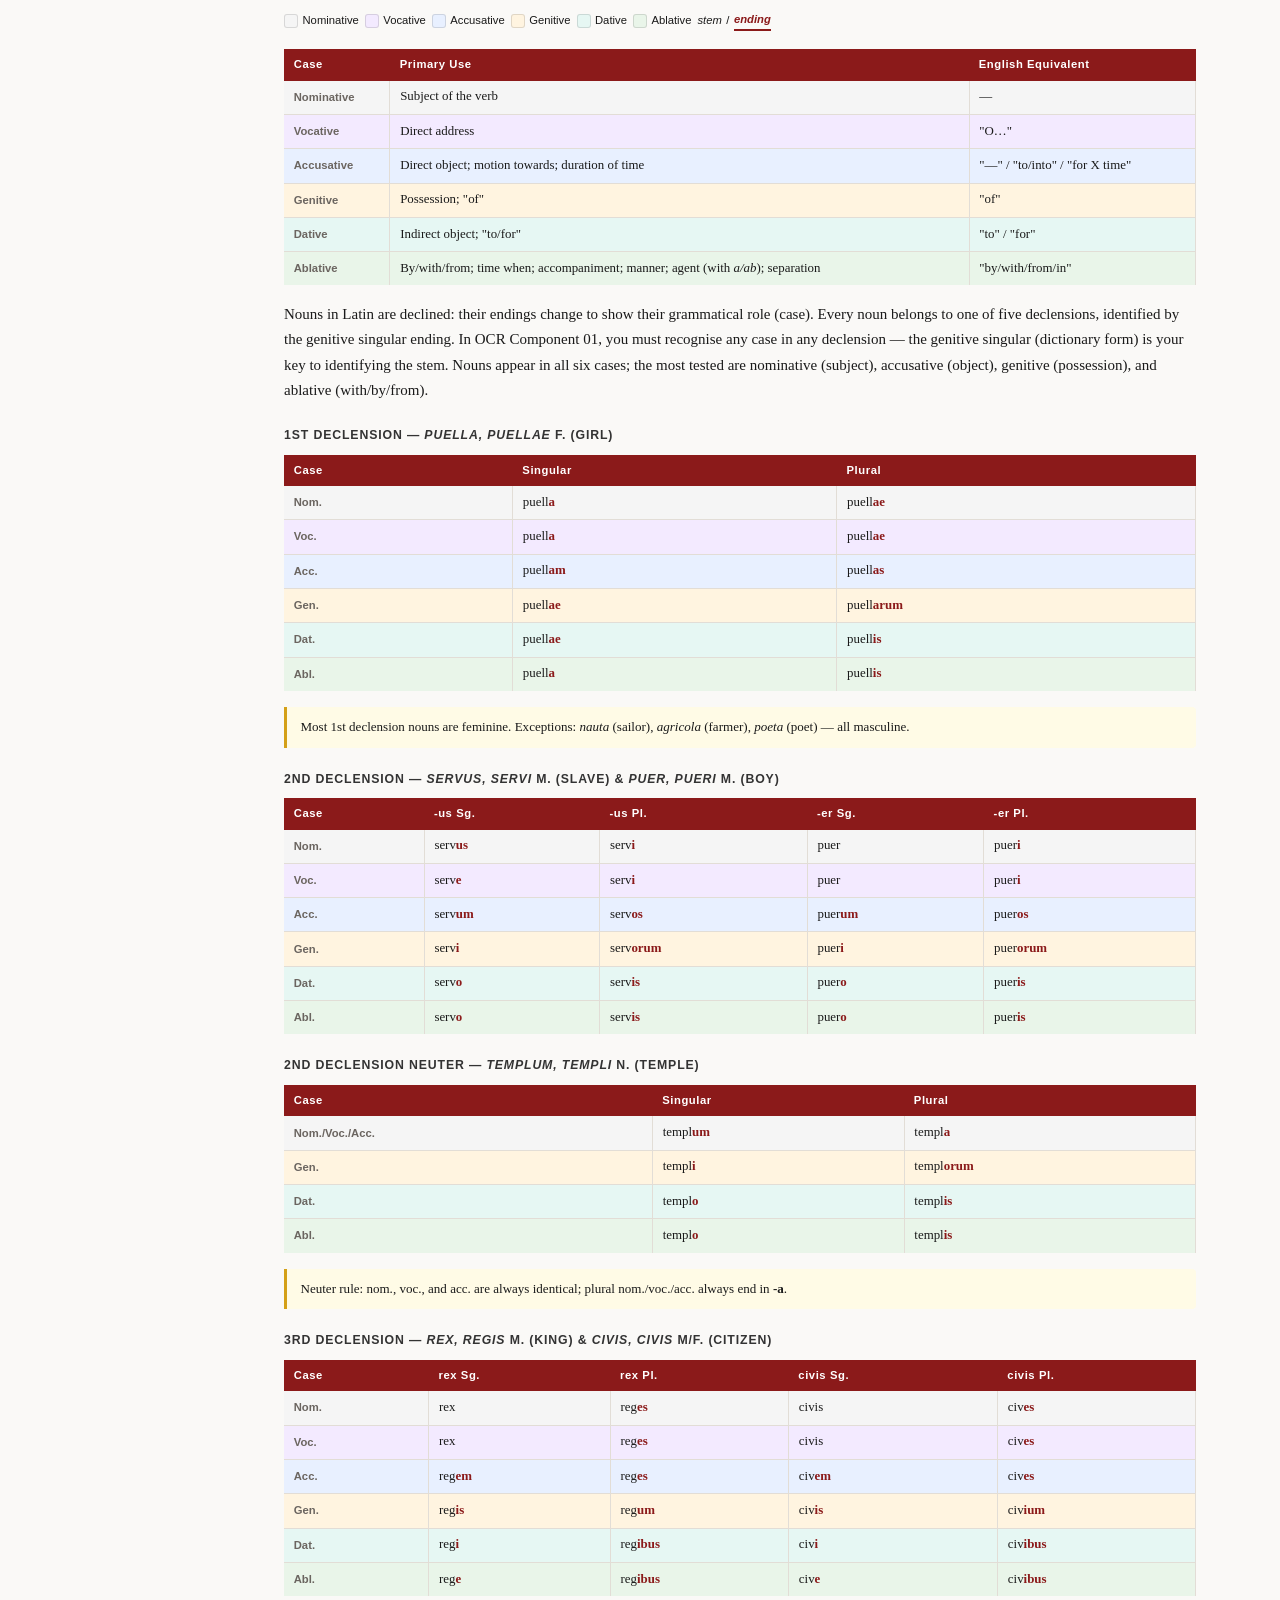
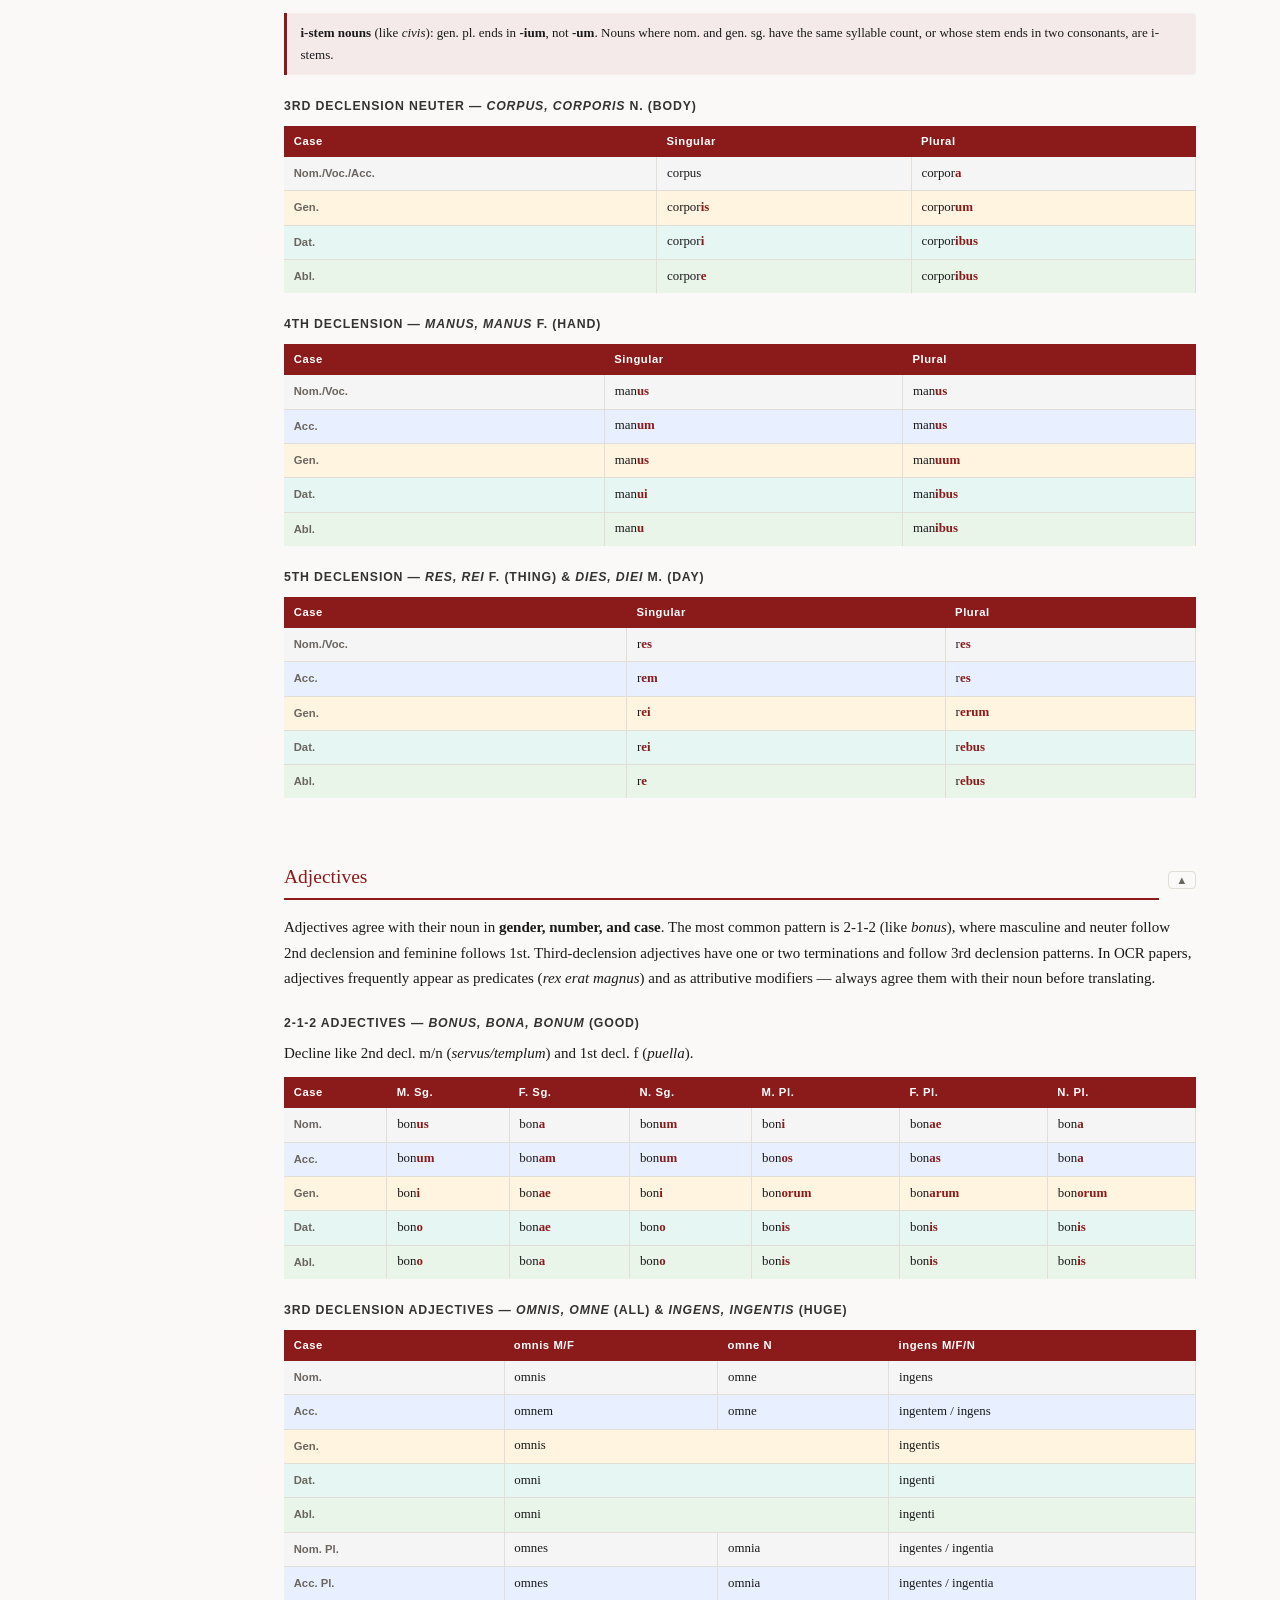
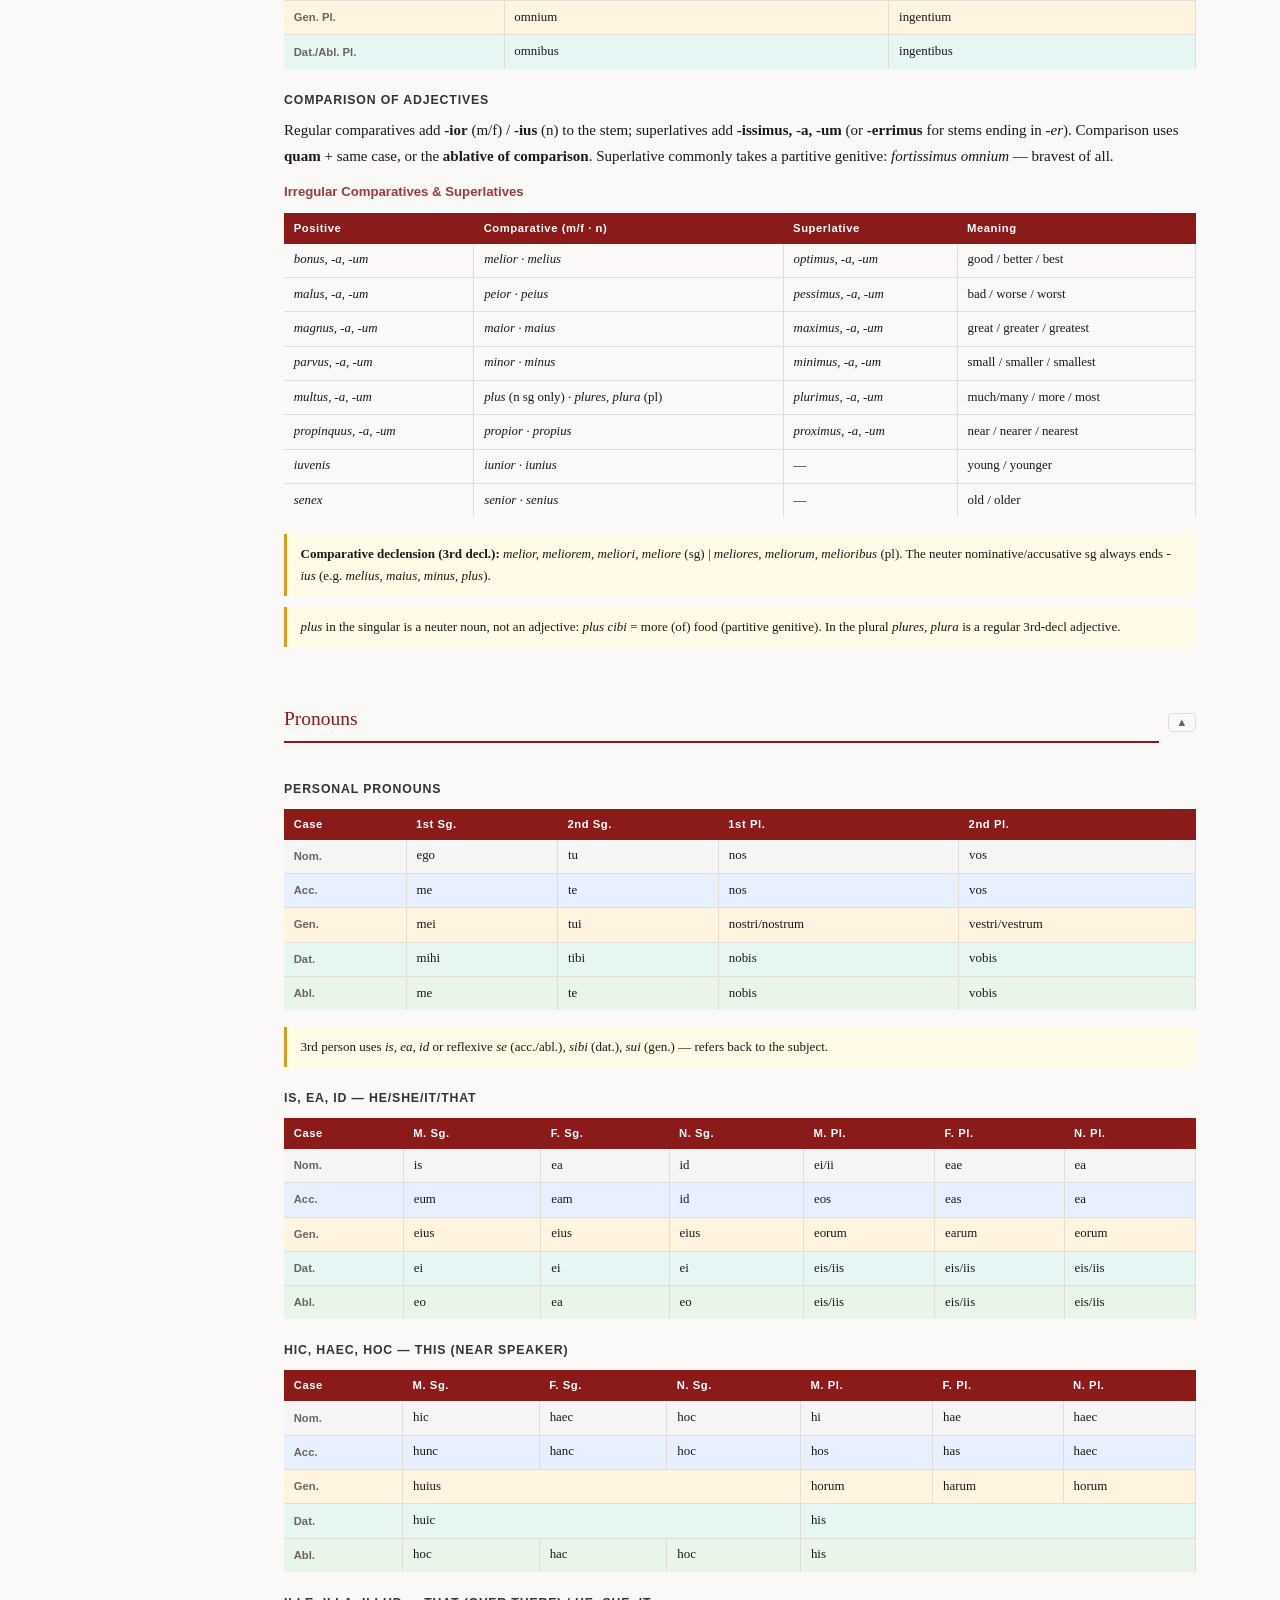
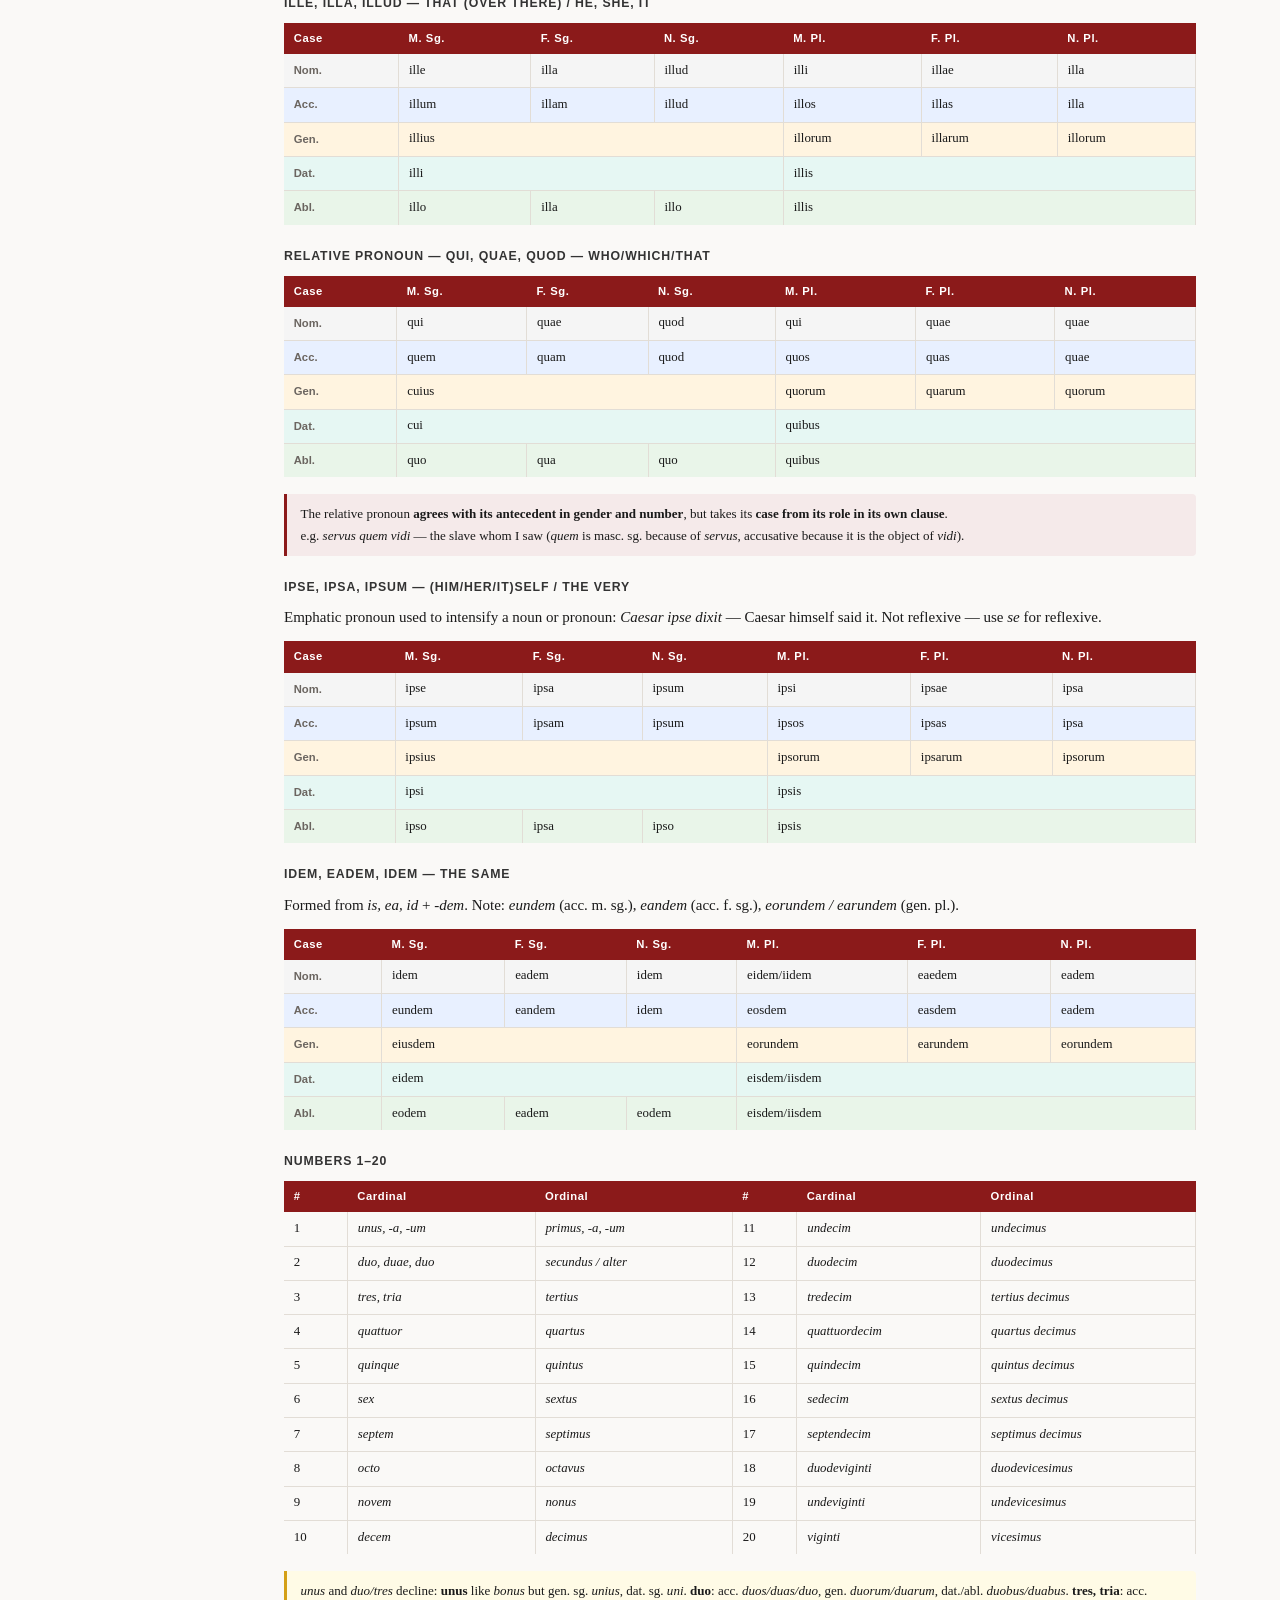
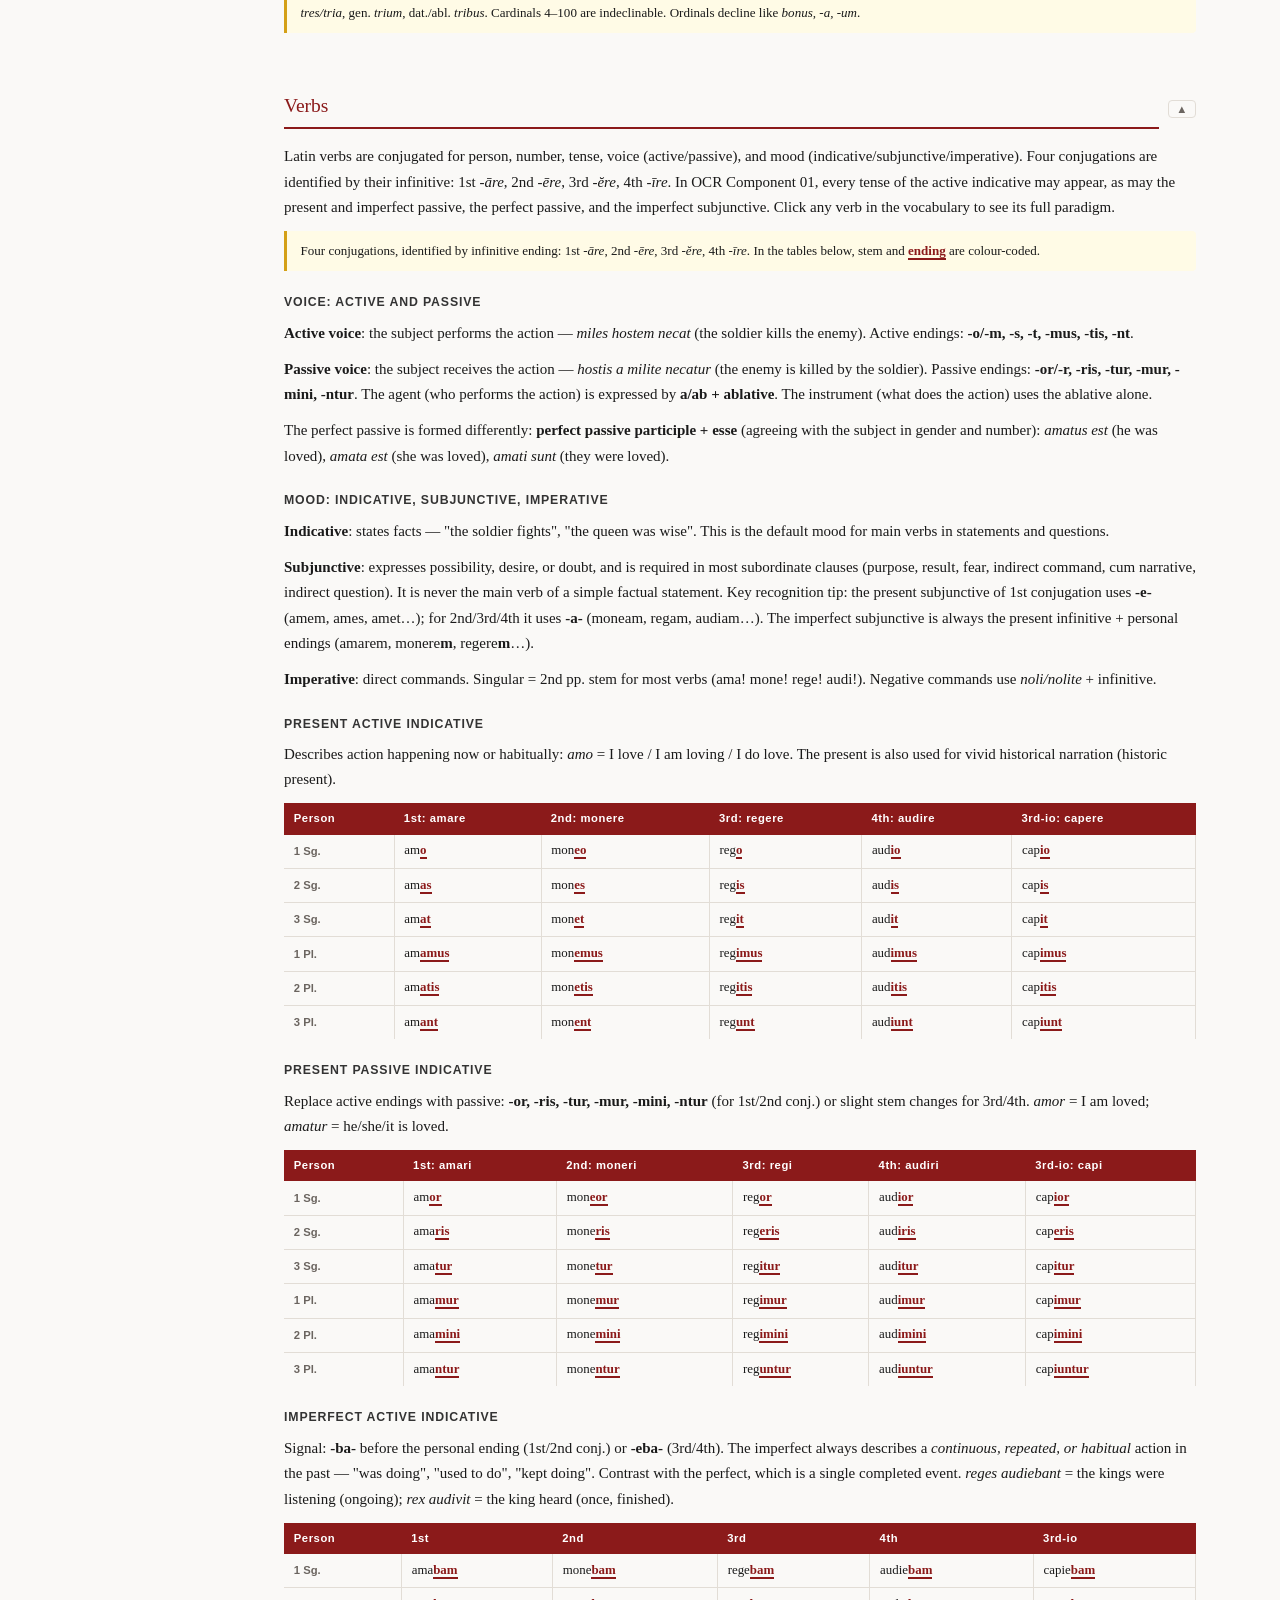
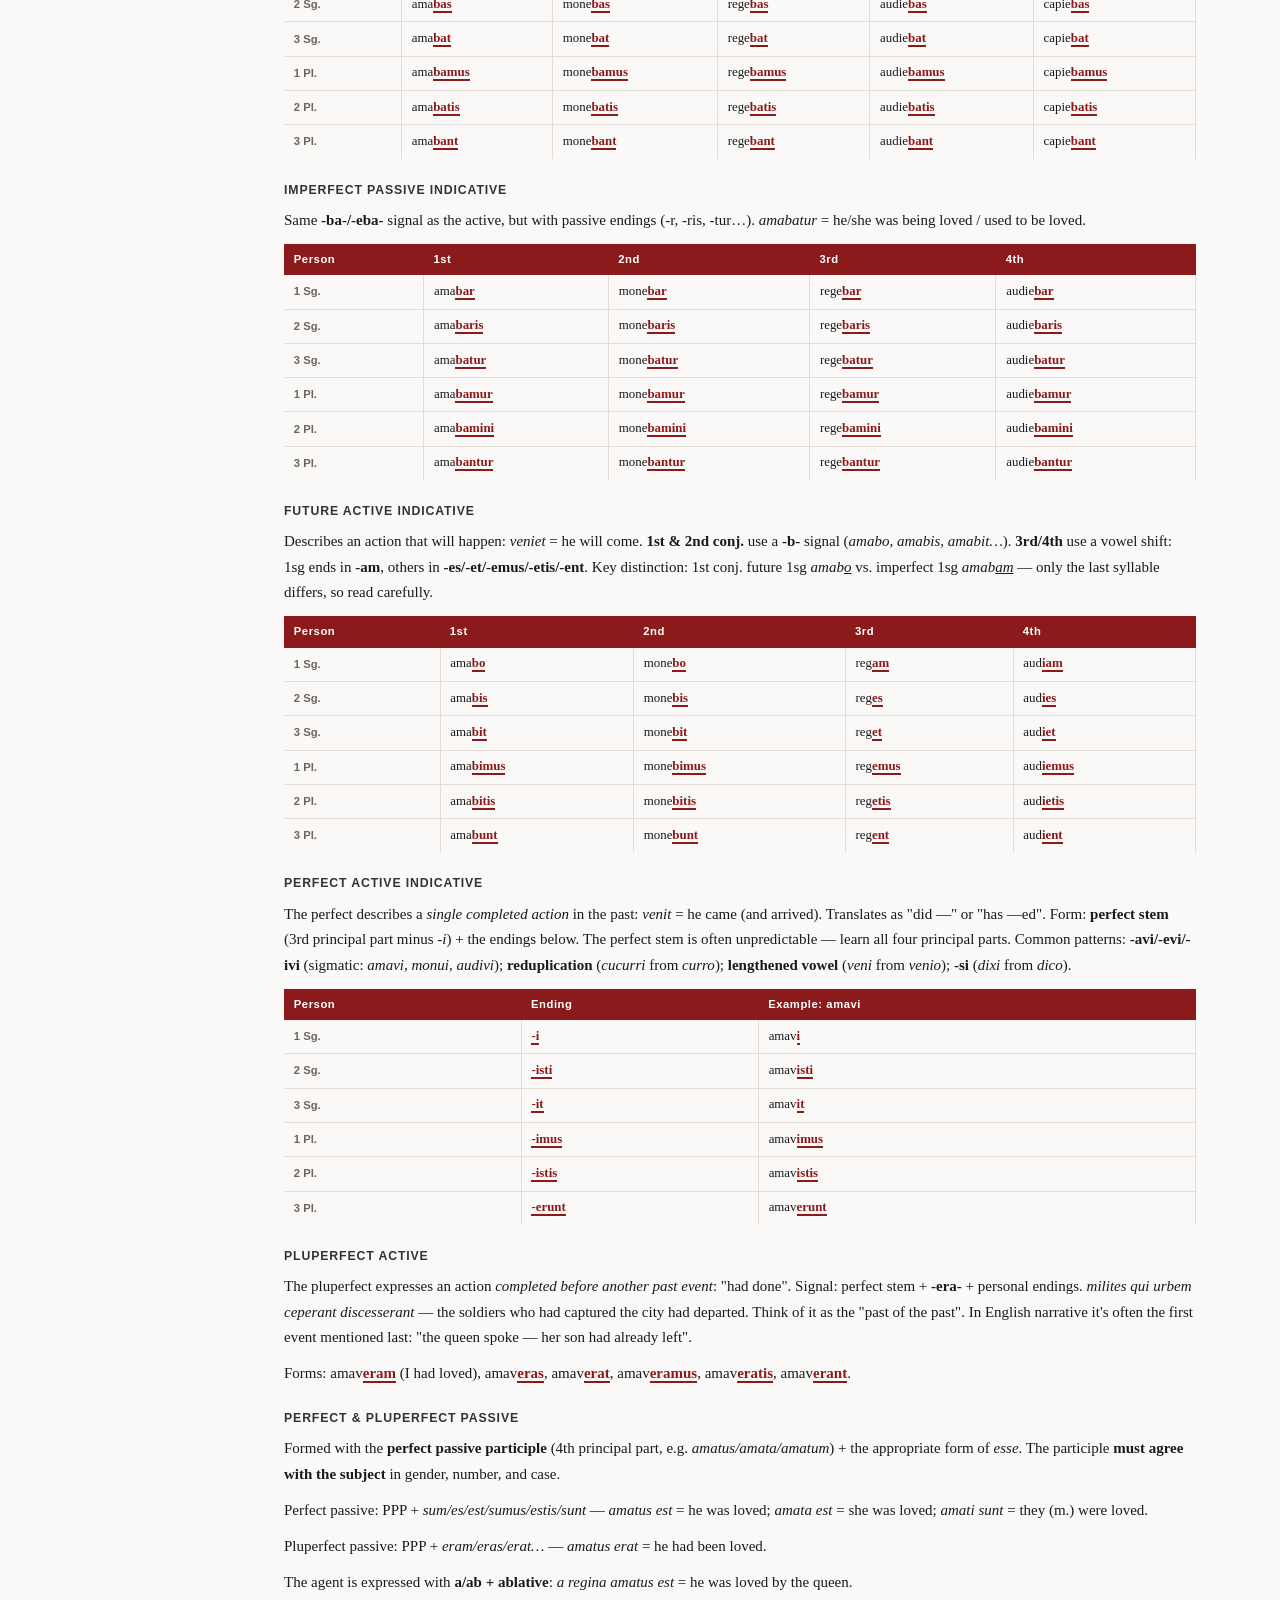
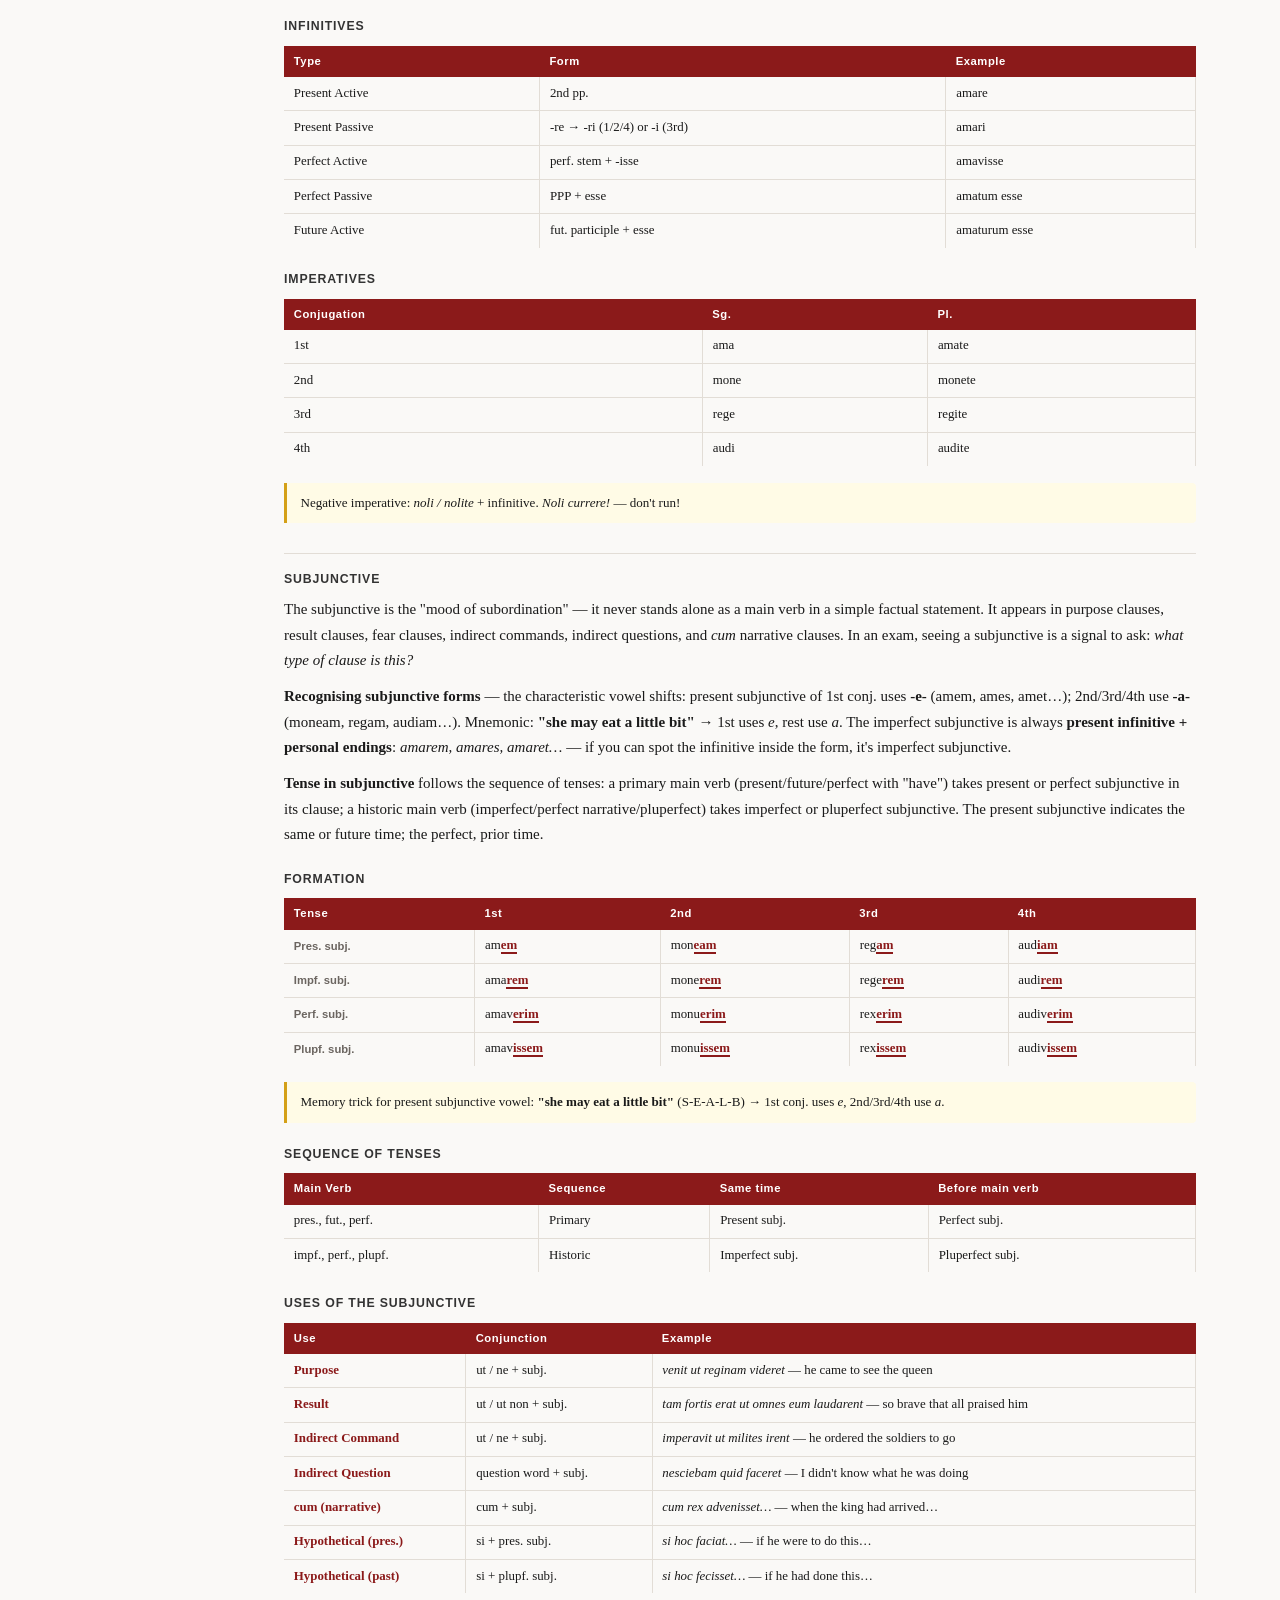
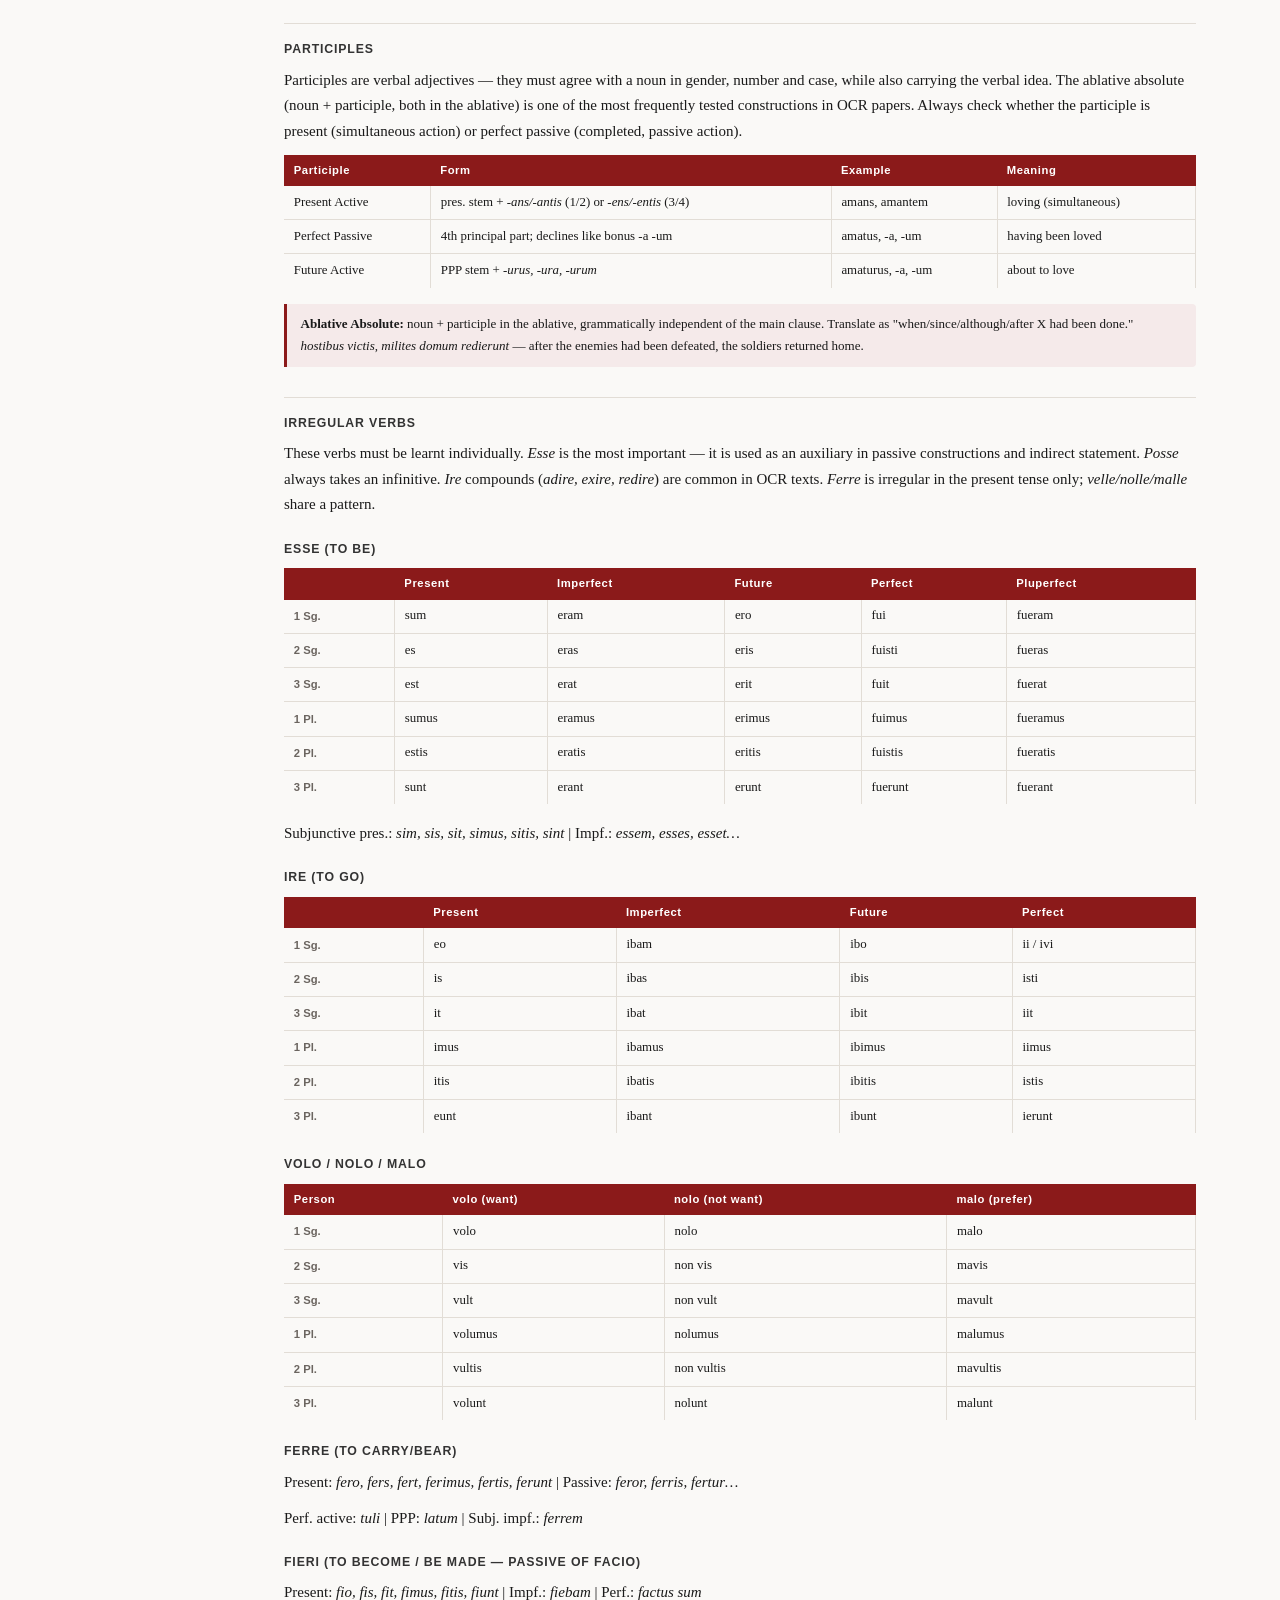
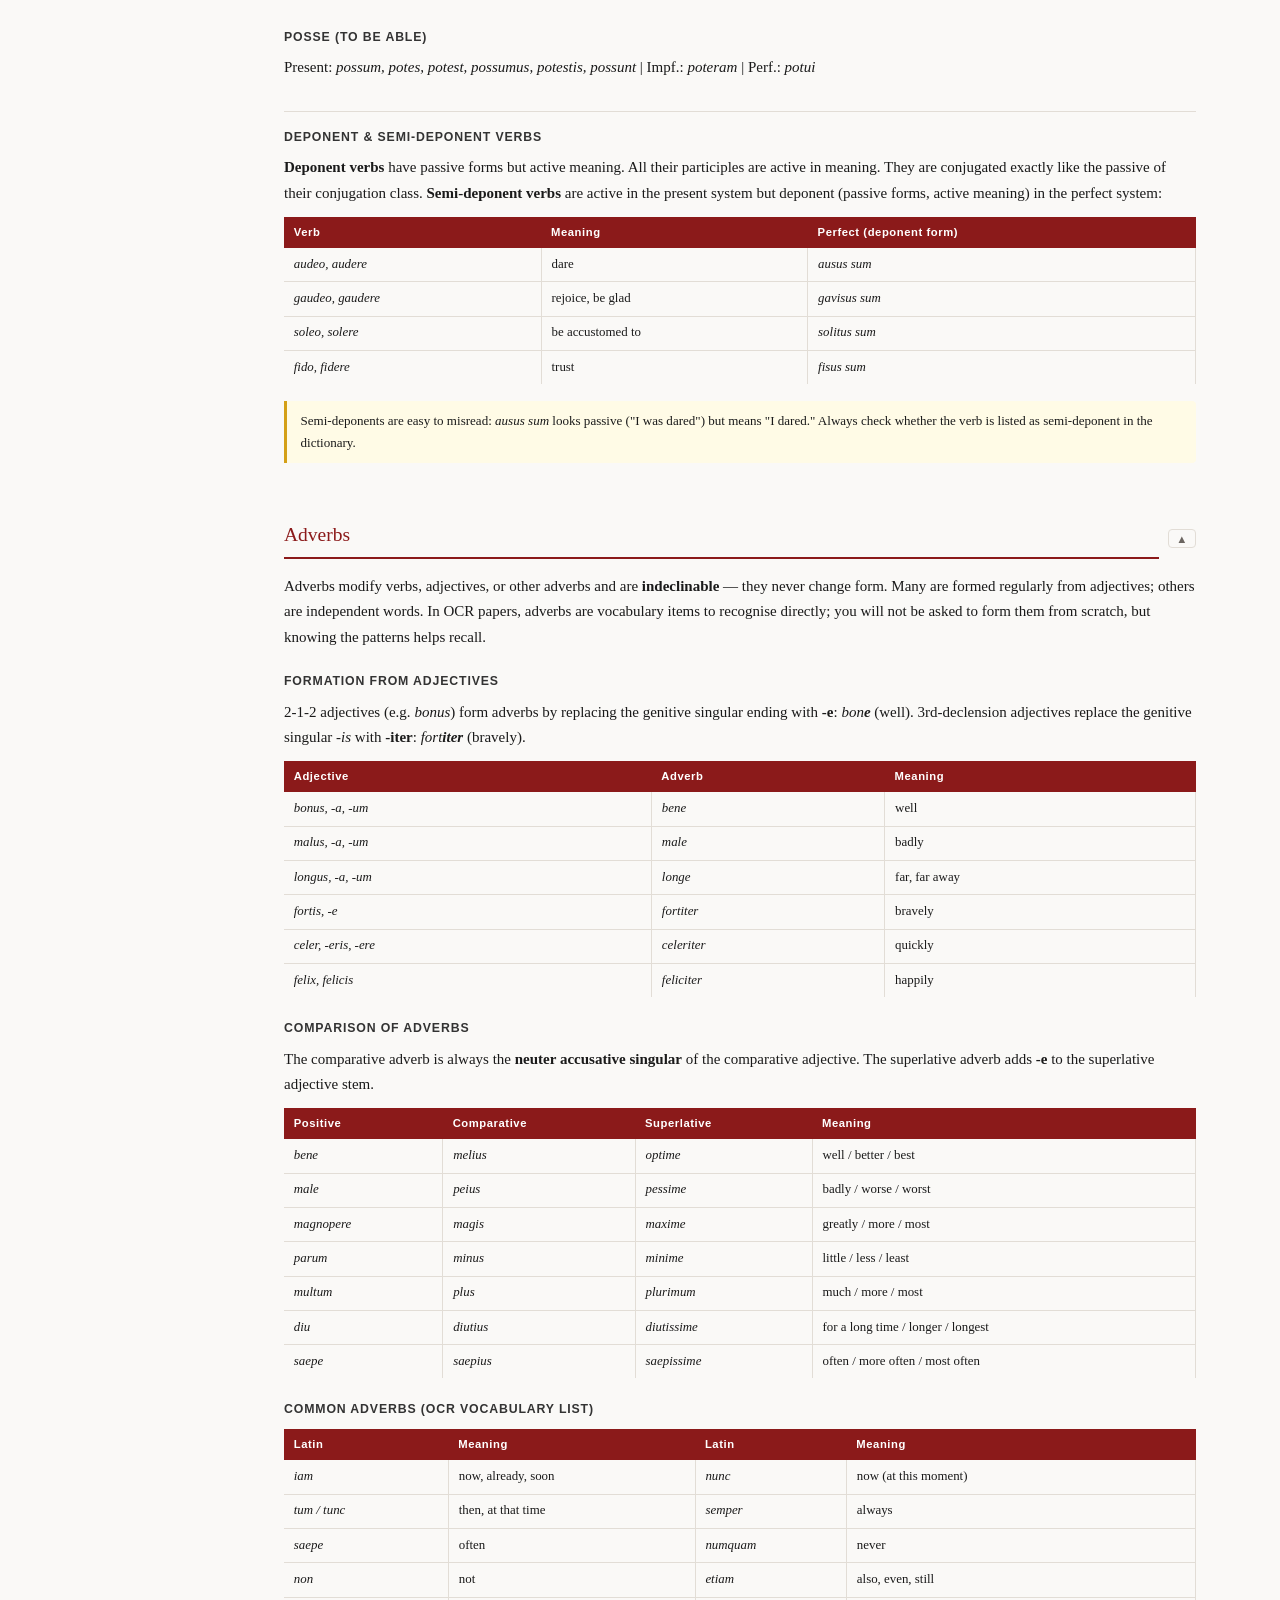
<file: igcse_study_hub/latin.html>
<!DOCTYPE html>
<html lang="en">
<head>
<meta charset="UTF-8">
<meta name="viewport" content="width=device-width, initial-scale=1.0">
<title>OCR GCSE Latin — Complete Reference</title>
<style>
/* ── TOKENS ─────────────────────────────────────── */
:root {
  --bg: #faf9f7;
  --surface: #ffffff;
  --border: #e2ddd6;
  --accent: #8b1a1a;
  --accent-light: #f5eaea;
  --text: #1a1a1a;
  --muted: #6b6560;
  --highlight: #fffbe6;
  --code-bg: #f3f0eb;
  --lat-color: #5a1a1a;
  --sidebar-w: 200px;
  --header-h: 72px;

  /* Case colours */
  --c-nom: #f5f5f5;
  --c-voc: #f3eaff;
  --c-acc: #e8f0ff;
  --c-gen: #fff4e0;
  --c-dat: #e6f7f3;
  --c-abl: #e9f5e9;

  /* Stem / ending */
  --stem-color: #1a1a1a;
  --ending-color: #8b1a1a;
  --ending-bg: transparent;
}

/* ── DARK MODE ───────────────────────────────────── */
[data-theme="dark"] {
  /* Neutral cool-slate base — no warm/cool temperature clash */
  --bg: #1b1d27;
  --surface: #222532;
  --border: #353849;
  --accent: #d47878;
  --accent-light: rgba(212,120,120,0.13);
  --text: #cdd1e4;
  --muted: #7e83a0;
  --highlight: #2a2d1e;
  --code-bg: #1e2030;
  --lat-color: #e0a0a0;

  /* Case colours — same pastels as light mode */
  --c-nom: #f5f5f5;
  --c-voc: #f3eaff;
  --c-acc: #e8f0ff;
  --c-gen: #fff4e0;
  --c-dat: #e6f7f3;
  --c-abl: #e9f5e9;

  --stem-color: #c8ccde;
  --ending-color: #d47878;
}
[data-theme="dark"] header { background: #13141f; }
[data-theme="dark"] aside.sidebar { background: var(--surface); border-right-color: var(--border); }
[data-theme="dark"] .tip { background: #1e2030; border-color: var(--border); }
[data-theme="dark"] table th { background: #2c3048; }
[data-theme="dark"] table tr:nth-child(even) { background: #1f2234; }
[data-theme="dark"] tr[data-case] td { color: #1a1a1a; }

/* ── RESET ───────────────────────────────────────── */
*, *::before, *::after { box-sizing: border-box; margin: 0; padding: 0; }
html { font-size: 15px; }
body { font-family: Georgia, serif; background: var(--bg); color: var(--text); line-height: 1.7; font-size: 1rem; }

/* ── HEADER ──────────────────────────────────────── */
header {
  background: var(--accent);
  color: white;
  padding: 1.1rem 1.8rem 1rem;
  display: flex;
  align-items: center;
  gap: 1rem;
  position: sticky;
  top: 0;
  z-index: 100;
}
.header-left { flex: 1 1 auto; min-width: 0; }
header h1 { font-size: 1.5rem; font-weight: normal; margin: 0; }
header p { font-style: italic; opacity: 0.8; font-size: 0.82rem; margin: 0.15rem 0 0; }
.header-right {
  flex: 0 0 auto;
  display: flex;
  flex-direction: column;
  align-items: flex-end;
  gap: 0.45rem;
  position: relative;
}
.header-controls { display: flex; gap: 0.5rem; align-items: center; }
.btn-toggle {
  background: rgba(255,255,255,0.18);
  color: white;
  border: 1px solid rgba(255,255,255,0.35);
  border-radius: 4px;
  padding: 0.35rem 0.75rem;
  cursor: pointer;
  font-size: 0.78rem;
  font-family: sans-serif;
  letter-spacing: 0.04em;
  transition: background 0.15s;
  white-space: nowrap;
}
.btn-toggle:hover, .btn-toggle.active { background: rgba(255,255,255,0.32); }
/* ── Subject switcher ── */
.subject-switch {
  background: rgba(255,255,255,0.18);
  color: white;
  border: 1px solid rgba(255,255,255,0.35);
  border-radius: 4px;
  padding: 0.32rem 0.55rem;
  cursor: pointer;
  font-size: 0.78rem;
  font-family: sans-serif;
  letter-spacing: 0.02em;
  max-width: 170px;
  outline: none;
}
.subject-switch:hover { background: rgba(255,255,255,0.32); }
.subject-switch option { color: #1a1a1a; background: #ffffff; }
/* ── Settings panel ── */
.settings-panel {
  position: absolute;
  top: calc(100% + 0.5rem);
  right: 0;
  background: var(--surface);
  border: 1px solid var(--border);
  border-radius: 6px;
  box-shadow: 0 4px 16px rgba(0,0,0,0.18);
  padding: 0.6rem 0;
  min-width: 180px;
  z-index: 200;
  color: var(--text);
}
.settings-panel[hidden] { display: none; }
.settings-item {
  display: flex;
  align-items: center;
  justify-content: space-between;
  padding: 0.45rem 1rem;
  gap: 1rem;
  font-size: 0.82rem;
  font-family: sans-serif;
}
.settings-item span { white-space: nowrap; }
.settings-item .btn-toggle {
  background: var(--accent-light);
  color: var(--accent);
  border-color: var(--accent);
  font-size: 0.76rem;
  padding: 0.25rem 0.6rem;
}
.settings-item .btn-toggle:hover { background: var(--accent); color: white; }
.settings-separator { height: 1px; background: var(--border); margin: 0.2rem 0; }
.settings-item--col { flex-direction: column; align-items: stretch; gap: 0.4rem; }
.settings-row-label { display: flex; justify-content: space-between; align-items: center; }
.settings-val { color: var(--muted); font-size: 0.75rem; }
.settings-slider {
  width: 100%;
  accent-color: var(--accent);
  cursor: pointer;
}
.btn-danger {
  background: rgba(180,40,40,0.1) !important;
  color: #b42828 !important;
  border-color: #b42828 !important;
}
.btn-danger:hover { background: #b42828 !important; color: white !important; }
[data-theme="dark"] .btn-danger {
  background: rgba(220,80,80,0.12) !important;
  color: #e07070 !important;
  border-color: #e07070 !important;
}
[data-theme="dark"] .btn-danger:hover { background: #c04040 !important; color: white !important; }

/* ── LAYOUT ──────────────────────────────────────── */
.layout {
  display: flex;
  align-items: flex-start;
  max-width: 1160px;
  margin: 0 auto;
}

/* ── SIDEBAR ─────────────────────────────────────── */
aside.sidebar {
  width: var(--sidebar-w);
  flex-shrink: 0;
  position: sticky;
  top: var(--header-h);
  height: calc(100vh - var(--header-h));
  overflow-y: auto;
  padding: 1.2rem 0 2rem;
  border-right: 1px solid var(--border);
  background: var(--surface);
}
aside.sidebar a {
  display: block;
  padding: 0.38rem 1.1rem;
  color: var(--muted);
  text-decoration: none;
  font-family: sans-serif;
  font-size: 0.8rem;
  border-left: 3px solid transparent;
  transition: all 0.12s;
  line-height: 1.35;
}
aside.sidebar a:hover { color: var(--accent); border-left-color: var(--accent); background: var(--accent-light); }
aside.sidebar .sidebar-title {
  display: block;
  padding: 0.5rem 1.1rem 0.25rem;
  color: var(--accent);
  font-family: sans-serif;
  font-size: 0.68rem;
  font-weight: 700;
  letter-spacing: 0.1em;
  text-transform: uppercase;
  margin-top: 0.8rem;
}

/* ── MAIN CONTENT ────────────────────────────────── */
main { flex: 1; min-width: 0; padding: 1.8rem 1.6rem 4rem; }

/* ── SEARCH BAR ──────────────────────────────────── */
.search-wrap {
  display: flex;
  gap: 0.5rem;
  margin-bottom: 2.5rem;
  align-items: center;
}
#vocab-search {
  flex: 1;
  border: 1.5px solid var(--border);
  border-radius: 6px;
  padding: 0.5rem 0.9rem;
  font-size: 0.88rem;
  font-family: sans-serif;
  background: var(--surface);
  outline: none;
  transition: border-color 0.15s;
}
#vocab-search:focus { border-color: var(--accent); }
#search-count {
  font-size: 0.78rem;
  color: var(--muted);
  font-family: sans-serif;
  white-space: nowrap;
}
.no-results {
  color: var(--muted);
  font-style: italic;
  font-size: 0.88rem;
  display: none;
  padding: 0.4rem 0;
}

/* ── SECTIONS ────────────────────────────────────── */
section { margin-bottom: 3rem; }
.section-header {
  display: flex;
  align-items: center;
  gap: 0.6rem;
  margin-bottom: 1rem;
}
h2 {
  font-size: 1.3rem;
  color: var(--accent);
  border-bottom: 2px solid var(--accent);
  padding-bottom: 0.35rem;
  font-weight: normal;
  flex: 1;
}
.collapse-btn {
  background: none;
  border: 1px solid var(--border);
  border-radius: 4px;
  cursor: pointer;
  color: var(--muted);
  font-size: 0.75rem;
  padding: 0.15rem 0.5rem;
  font-family: sans-serif;
  flex-shrink: 0;
  transition: all 0.12s;
}
.collapse-btn:hover { border-color: var(--accent); color: var(--accent); }
.section-body { overflow: hidden; transition: max-height 0.3s ease; }
.section-body.collapsed { max-height: 0 !important; }
h3 {
  font-size: 0.82rem;
  color: #333;
  margin: 1.4rem 0 0.5rem;
  font-family: sans-serif;
  font-weight: 700;
  text-transform: uppercase;
  letter-spacing: 0.07em;
}
[data-theme="dark"] h3 { color: #a8b0cc; }
[data-theme="dark"] h4 { opacity: 1; color: #e0a0a0; }
h4 { font-size: 0.88rem; color: var(--accent); margin: 1rem 0 0.3rem; font-family: sans-serif; font-weight: 600; opacity: 0.85; }
p { margin-bottom: 0.7rem; }


/* ── TABLES ──────────────────────────────────────── */
.table-wrap { overflow-x: auto; -webkit-overflow-scrolling: touch; margin: 0.6rem 0 1.1rem; }
table { width: 100%; border-collapse: collapse; font-size: 0.86rem; min-width: 340px; }
th {
  background: var(--accent);
  color: white;
  padding: 0.4rem 0.65rem;
  text-align: left;
  font-family: sans-serif;
  font-size: 0.75rem;
  letter-spacing: 0.05em;
  font-weight: 600;
}
td { padding: 0.38rem 0.65rem; border-bottom: 1px solid var(--border); border-right: 1px solid var(--border); }
tr:last-child td { border-bottom: none; }
.case-col {
  font-weight: bold;
  font-family: sans-serif;
  font-size: 0.75rem;
  color: var(--muted);
  white-space: nowrap;
}

/* ── CASE ROW COLOURS ────────────────────────────── */
tr[data-case="nom"] td { background: var(--c-nom); }
tr[data-case="voc"] td { background: var(--c-voc); }
tr[data-case="acc"] td { background: var(--c-acc); }
tr[data-case="gen"] td { background: var(--c-gen); }
tr[data-case="dat"] td { background: var(--c-dat); }
tr[data-case="abl"] td { background: var(--c-abl); }

/* ── CASE LEGEND ─────────────────────────────────── */
.case-legend {
  display: flex;
  flex-wrap: wrap;
  gap: 0.4rem;
  margin-bottom: 1.2rem;
}
.legend-item {
  display: flex;
  align-items: center;
  gap: 0.3rem;
  font-size: 0.75rem;
  font-family: sans-serif;
}
.legend-swatch { width: 14px; height: 14px; border-radius: 3px; border: 1px solid rgba(0,0,0,0.12); }

/* ── STEM / ENDING ───────────────────────────────── */
.stem { color: var(--stem-color); }
td strong { color: var(--ending-color); }
.ending {
  color: var(--ending-color);
  font-weight: bold;
  border-bottom: 2px solid var(--ending-color);
}

/* ── NOTES / TIPS ────────────────────────────────── */
.note {
  background: var(--highlight);
  border-left: 3px solid #d4a017;
  padding: 0.6rem 0.9rem;
  margin: 0.7rem 0;
  font-size: 0.87rem;
  border-radius: 0 4px 4px 0;
}
.tip {
  background: var(--accent-light);
  border-left: 3px solid var(--accent);
  padding: 0.6rem 0.9rem;
  margin: 0.7rem 0;
  font-size: 0.87rem;
  border-radius: 0 4px 4px 0;
}

/* ── VOCAB GRID ──────────────────────────────────── */
.vocab-section { margin-bottom: 1.5rem; }
.vocab-grid {
  display: grid;
  grid-template-columns: repeat(auto-fill, minmax(210px, 1fr));
  gap: 0.35rem;
  font-size: 0.84rem;
}
.vocab-entry {
  display: grid;
  grid-template-columns: auto minmax(0,1.6fr) minmax(0,1fr);
  align-items: baseline;
  gap: 0.15rem 0.5rem;
  padding: 0.35rem 0.5rem;
  background: var(--surface);
  border: 1px solid var(--border);
  border-radius: 3px;
  transition: background 0.1s;
  min-width: 0;
}
.vocab-entry.hidden { display: none; }
.vocab-entry .lat { font-style: italic; font-weight: 600; color: var(--lat-color); font-size: 0.92rem; min-width: 0; word-break: break-word; }
.vocab-entry .eng { color: var(--muted); font-size: 0.76rem; text-align: right; min-width: 0; word-break: break-word; }


/* ── GRID HELPERS ────────────────────────────────── */
.grid-2 { display: grid; grid-template-columns: 1fr 1fr; gap: 1rem; }

/* ── MOBILE ──────────────────────────────────────── */
.mobile-jumps { display: none; }
@media (max-width: 700px) {
  .mobile-jumps {
    display: flex; flex-wrap: wrap; gap: 0.4rem;
    padding: 0.7rem 0 0.5rem; margin-bottom: 1rem;
    border-bottom: 1px solid var(--border);
  }
  .mobile-jumps a {
    background: var(--surface); border: 1px solid var(--border);
    border-radius: 4px; padding: 0.3rem 0.65rem;
    font-size: 0.78rem; font-family: sans-serif;
    color: var(--accent); text-decoration: none;
  }
  aside.sidebar { display: none; }
  main { padding: 1rem 0.9rem 3rem; }
  header h1 { font-size: 1.15rem; }
  .grid-2 { grid-template-columns: 1fr; }

  /* Card-style tables on narrow screens */
  .table-wrap { overflow-x: auto; border: 1px solid var(--border); border-radius: 6px; }
  table { min-width: 420px; }
}

@media (min-width: 701px) and (max-width: 900px) {
  :root { --sidebar-w: 160px; }
  aside.sidebar a { font-size: 0.74rem; }
}

/* ── SCROLL MARGIN (sidebar clicks reveal header) ── */
section[id], .vocab-section[id], [id^="vocab-"] { scroll-margin-top: var(--header-h); }

/* ── WORD MODAL ─────────────────────────────────── */
.word-modal-overlay {
  display: none;
  position: fixed;
  inset: 0;
  background: rgba(0,0,0,0.48);
  z-index: 300;
  align-items: center;
  justify-content: center;
  padding: 1rem;
}
.word-modal-overlay.open { display: flex; }
.word-modal {
  background: var(--surface);
  border-radius: 8px;
  max-width: 700px;
  width: 100%;
  max-height: 84vh;
  overflow-y: auto;
  padding: 1.5rem 1.7rem 1.8rem;
  position: relative;
  box-shadow: 0 8px 40px rgba(0,0,0,0.28);
}
.word-modal-title {
  font-style: italic;
  font-size: 1.15rem;
  color: var(--accent);
  margin-bottom: 0.15rem;
}
.word-modal-eng {
  font-size: 0.84rem;
  color: var(--muted);
  margin-bottom: 1.1rem;
  font-family: sans-serif;
}
.word-modal-close {
  position: absolute;
  top: 0.9rem;
  right: 1rem;
  background: none;
  border: none;
  font-size: 1.3rem;
  cursor: pointer;
  color: var(--muted);
  line-height: 1;
  padding: 0.1rem 0.3rem;
}
.word-modal-close:hover { color: var(--accent); }
.word-modal h4.modal-h4 {
  font-size: 0.75rem;
  font-family: sans-serif;
  font-weight: 700;
  text-transform: uppercase;
  letter-spacing: 0.07em;
  color: var(--accent);
  margin: 1rem 0 0.4rem;
  opacity: 0.85;
}
.vocab-entry { cursor: pointer; }
.vocab-entry:hover { background: var(--accent-light) !important; border-color: var(--accent); }


/* ── SEARCH CLEAR BUTTON ─────────────────────────────── */
#search-clear {
  background: none;
  border: 1px solid var(--border);
  border-radius: 4px;
  color: var(--muted);
  cursor: pointer;
  font-size: 0.85rem;
  padding: 0.3rem 0.55rem;
  line-height: 1;
  display: none;
}
#search-clear:hover { color: var(--accent); border-color: var(--accent); }

/* ── VOCAB FILTERS ───────────────────────────────────── */
.vocab-filters {
  display: flex; flex-wrap: wrap; gap: 0.35rem; margin-bottom: 1.2rem;
}
.vf-btn {
  background: var(--surface); border: 1px solid var(--border); border-radius: 4px;
  padding: 0.25rem 0.7rem; font-family: sans-serif; font-size: 0.78rem;
  cursor: pointer; color: var(--muted); transition: all 0.12s;
}
.vf-btn:hover, .vf-btn.active {
  background: var(--accent); color: white; border-color: var(--accent);
}

/* ── STAR FEATURE ────────────────────────────────────── */
.star-btn {
  background: none; border: none; cursor: pointer;
  font-size: 0.88rem; padding: 0; line-height: 1;
  color: #bbb; transition: color 0.1s;
  flex-shrink: 0;
}
.star-btn:hover, .star-btn.starred { color: #d4a017; }
#starred-section {
  display: none; margin-bottom: 2rem;
  border: 1.5px solid #d4a017;
  border-radius: 6px; padding: 0.9rem 1rem;
  background: var(--highlight);
}
#starred-section h3 {
  color: #9a7010; margin-top: 0; margin-bottom: 0.6rem;
  font-size: 0.8rem;
}


/* ── TRANSLATION BOX ─────────────────────────────────────────────── */
#translation-box {
  display: none;
  background: var(--surface);
  border: 1px solid var(--border);
  border-left: 4px solid var(--accent);
  border-radius: 6px;
  padding: 0.7rem 1rem;
  margin-bottom: 1rem;
  font-size: 0.95rem;
}
#translation-box .trans-lat {
  font-weight: 600;
  color: var(--accent);
  font-family: Georgia, serif;
}
#translation-box .trans-eng {
  color: var(--text);
  margin-left: 0.5rem;
}
#translation-box .trans-more {
  font-size: 0.82rem;
  color: var(--muted);
  margin-left: 0.5rem;
}
#translation-box .trans-morph {
  display: block;
  font-size: 0.82rem;
  color: var(--accent);
  margin-top: 0.25rem;
  font-style: italic;
}
.match-badge {
  display: inline-block;
  font-size: 0.68rem;
  font-weight: normal;
  font-style: italic;
  color: var(--accent);
  background: var(--accent-light);
  border: 1px solid var(--accent);
  border-radius: 3px;
  padding: 0.05rem 0.3rem;
  margin-left: 0.45rem;
  vertical-align: middle;
  font-family: sans-serif;
  opacity: 0.85;
  white-space: nowrap;
}

/* ── HOME PAGE ──────────────────────────────────── */
#home {
  margin-bottom: 2.5rem;
  border-bottom: 2px solid var(--border);
  padding-bottom: 2.5rem;
}
.home-hero {
  background: linear-gradient(135deg, var(--accent) 0%, #5a0a0a 100%);
  color: white;
  border-radius: 10px;
  padding: 2rem 2rem 1.6rem;
  margin-bottom: 1.8rem;
}
[data-theme="dark"] .home-hero {
  background: linear-gradient(135deg, #2a1a2e 0%, #141620 100%);
  border: 1px solid var(--border);
}
.home-hero h2 {
  font-size: 1.5rem;
  font-weight: normal;
  margin-bottom: 0.4rem;
  color: white;
}
.home-hero .home-tagline {
  font-style: italic;
  opacity: 0.85;
  font-size: 0.95rem;
  margin-bottom: 1.1rem;
}
.home-hero p {
  font-size: 0.9rem;
  line-height: 1.7;
  opacity: 0.92;
  max-width: 680px;
}
.home-cards {
  display: grid;
  grid-template-columns: repeat(auto-fit, minmax(200px, 1fr));
  gap: 1rem;
  margin-bottom: 1.8rem;
}
.home-card {
  background: var(--surface);
  border: 1px solid var(--border);
  border-radius: 8px;
  padding: 1rem 1.1rem;
  border-top: 3px solid var(--accent);
}
.home-card h4 {
  font-size: 0.88rem;
  color: var(--accent);
  margin-bottom: 0.35rem;
  font-family: sans-serif;
  font-weight: 700;
  letter-spacing: 0.02em;
}
.home-card p {
  font-size: 0.82rem;
  color: var(--muted);
  line-height: 1.55;
  font-family: sans-serif;
}
.home-stats {
  display: flex;
  gap: 1.5rem;
  flex-wrap: wrap;
  margin: 1.2rem 0;
}
.home-stat {
  text-align: center;
  background: rgba(255,255,255,0.12);
  border-radius: 6px;
  padding: 0.5rem 1rem;
  min-width: 80px;
}
.home-stat .num {
  font-size: 1.5rem;
  font-weight: bold;
  display: block;
  line-height: 1.2;
}
.home-stat .lbl {
  font-size: 0.72rem;
  opacity: 0.8;
  font-family: sans-serif;
}
.home-quick-links {
  display: flex;
  flex-wrap: wrap;
  gap: 0.5rem;
  margin-top: 1.4rem;
}
.home-quick-links a {
  background: rgba(255,255,255,0.15);
  color: white;
  border: 1px solid rgba(255,255,255,0.3);
  border-radius: 4px;
  padding: 0.3rem 0.8rem;
  font-size: 0.8rem;
  font-family: sans-serif;
  text-decoration: none;
  transition: background 0.15s;
}
.home-quick-links a:hover { background: rgba(255,255,255,0.28); }
.home-ocr {
  background: var(--surface);
  border: 1px solid var(--border);
  border-radius: 8px;
  padding: 1.2rem 1.4rem;
  margin-bottom: 1.4rem;
}
.home-ocr h3 {
  font-size: 1rem;
  color: var(--accent);
  margin-bottom: 0.6rem;
  font-family: sans-serif;
}
.home-ocr p, .home-ocr li {
  font-size: 0.86rem;
  color: var(--text);
  line-height: 1.65;
  font-family: sans-serif;
}
.home-ocr ul { padding-left: 1.2rem; margin-top: 0.4rem; }
.home-ocr li { margin-bottom: 0.25rem; }
.home-tip-row {
  background: var(--highlight);
  border: 1px solid var(--border);
  border-left: 4px solid #d4a017;
  border-radius: 4px;
  padding: 0.7rem 1rem;
  font-size: 0.85rem;
  font-family: sans-serif;
  color: var(--text);
  line-height: 1.6;
}
[data-theme="dark"] .home-tip-row { border-left-color: #7c5a9a; }

/* ── GLOBAL SEARCH ───────────────────────────────── */
.global-search-row {
  display: flex;
  align-items: center;
  gap: 0.5rem;
}
#global-search {
  flex: 1;
  min-width: 280px;
  padding: 0.35rem 0.7rem;
  border: 1px solid rgba(255,255,255,0.5);
  border-radius: 4px;
  background: rgba(255,255,255,0.15);
  color: white;
  font-size: 0.85rem;
  font-family: sans-serif;
  outline: none;
}
#global-search::placeholder { color: rgba(255,255,255,0.6); }
#global-search:focus { background: rgba(255,255,255,0.25); border-color: white; }
#global-search-count {
  font-size: 0.78rem;
  color: rgba(255,255,255,0.8);
  white-space: nowrap;
  font-family: sans-serif;
}
#global-search-clear {
  background: none;
  border: none;
  color: rgba(255,255,255,0.7);
  cursor: pointer;
  font-size: 0.9rem;
  padding: 0.1rem 0.3rem;
}
#global-search-clear:hover { color: white; }
mark.global-hl {
  background: #ffe066;
  color: #1a1a1a;
  border-radius: 2px;
  padding: 0 1px;
}
[data-theme="dark"] mark.global-hl { background: #7c5a9a; color: #f0ecff; }

/* ── INTERACTION EFFECTS ─────────────────────────────── */
.ripple-wave {
  position: absolute; border-radius: 50%; pointer-events: none;
  background: rgba(255,255,255,0.28);
  transform: scale(0); animation: ripple-out 0.38s ease-out forwards;
}
@keyframes ripple-out {
  to { transform: scale(5); opacity: 0; }
}
@keyframes star-pop {
  0%   { transform: scale(1); }
  40%  { transform: scale(1.45) rotate(12deg); }
  70%  { transform: scale(0.9) rotate(-6deg); }
  100% { transform: scale(1) rotate(0deg); }
}
.star-pop { animation: star-pop 0.28s cubic-bezier(.36,.07,.19,.97); }
@keyframes entry-flash {
  0%   { box-shadow: 0 0 0 2px var(--accent); }
  100% { box-shadow: 0 0 0 0px transparent; }
}
.entry-flash { animation: entry-flash 0.35s ease-out; }
@keyframes section-ping {
  0%   { box-shadow: 0 0 0 0 rgba(139,26,26,0.18); }
  60%  { box-shadow: 0 0 0 6px rgba(139,26,26,0.06); }
  100% { box-shadow: 0 0 0 0 rgba(139,26,26,0); }
}
.section-ping { animation: section-ping 0.4s ease-out; }

/* ── DARK MODE TRANSITION ────────────────────────────── */
body, header, aside.sidebar, .settings-panel,
table th, table td, .vocab-entry, .section-header,
.word-modal, .home-hero { transition: background 0.25s, color 0.2s, border-color 0.2s; }

/* Global search bar glow on match */
@keyframes search-found {
  0%   { box-shadow: 0 0 0 0 rgba(255,255,255,0.6); }
  50%  { box-shadow: 0 0 0 5px rgba(255,255,255,0.2); }
  100% { box-shadow: 0 0 0 0 rgba(255,255,255,0); }
}
.search-ping { animation: search-found 0.4s ease-out; }

/* Vocab search bar glow on match */
@keyframes vocab-search-found {
  0%   { border-color: var(--accent); box-shadow: 0 0 0 3px rgba(139,26,26,0.15); }
  100% { border-color: var(--border); box-shadow: none; }
}
.vocab-search-ping { animation: vocab-search-found 0.4s ease-out; }

/* Filter button: needs overflow:hidden for ripple */
.vf-btn { position: relative; overflow: hidden; }

</style>
</head>
<body>

<header>
  <div class="header-left">
    <h1>OCR GCSE Latin — Complete Reference</h1>
    <p>OCR GCSE (9–1) Latin (J282)</p>
  </div>
  <div class="header-right">
    <div class="header-controls">
      <select class="subject-switch" id="subject-switch" title="Switch subject">
        <option value="index.html">⌂ All subjects</option>
        <option value="latin.html" selected>🏛️ Latin ✓</option>
        <option value="french.html">🗼 French</option>
        <option value="chemistry.html">⚗️ Chemistry</option>
        <option value="biology.html">🧬 Biology</option>
        <option value="physics.html">⚛️ Physics</option>
        <option value="maths.html">📐 Maths</option>
        <option value="economics.html">📈 Economics</option>
        <option value="history.html">📜 History</option>
        <option value="english-literature.html">📖 English Literature</option>
        <option value="english-language.html">✒️ English Language</option>
      </select>
      <button class="btn-toggle" id="collapseAllBtn" title="Collapse all sections">↕ Collapse All</button>
      <div style="position:relative">
        <button class="btn-toggle" id="settingsBtn" title="Settings">⚙ Settings</button>
        <div id="settings-panel" class="settings-panel" hidden>
          <div class="settings-item">
            <span>Dark mode</span>
            <button class="btn-toggle" id="darkModeBtn">☾ Dark</button>
          </div>
          <div class="settings-separator"></div>
          <div class="settings-item settings-item--col">
            <div class="settings-row-label">
              <span id="vol-icon">🔉 Volume</span>
              <span id="vol-val" class="settings-val">50%</span>
            </div>
            <input type="range" id="vol-slider" min="0" max="100" step="5" value="50" class="settings-slider">
          </div>
          <div class="settings-separator"></div>
          <div class="settings-item settings-item--col">
            <div class="settings-row-label">
              <span>Font size</span>
              <span id="font-size-val" class="settings-val">15px</span>
            </div>
            <div style="display:flex;gap:0.5rem;align-items:center">
              <input type="range" id="font-size-slider" min="12" max="20" step="1" value="15" class="settings-slider">
              <button class="btn-toggle" id="font-size-reset" title="Reset to default" style="padding:0.2rem 0.5rem;font-size:0.72rem;flex-shrink:0">↺</button>
            </div>
          </div>
          <div class="settings-separator"></div>
          <div class="settings-item">
            <span>Starred words</span>
            <button class="btn-toggle btn-danger" id="resetStarredBtn">✕ Reset</button>
          </div>
        </div>
      </div>
    </div>
    <div class="global-search-row">
      <input type="search" id="global-search" placeholder="Search grammar, syntax, vocabulary…" autocomplete="off" spellcheck="false">
      <span id="global-search-count"></span>
      <button id="global-search-clear" style="display:none" title="Clear search">✕</button>
    </div>
  </div>
</header>

<div class="layout">

<!-- ── SIDEBAR ─────────────────────────────────── -->
<aside class="sidebar">
  <a href="#home" style="font-weight:600;color:var(--accent)">Home</a>
  <span class="sidebar-title">Grammar</span>
  <a href="#nouns">Nouns</a>
  <a href="#adjectives">Adjectives</a>
  <a href="#pronouns">Pronouns</a>
  <a href="#verbs">Verbs</a>
  <a href="#adverbs">Adverbs</a>
  <a href="#prepositions">Prepositions</a>
  <a href="#conjunctions">Conjunctions</a>
  <a href="#syntax">Syntax</a>
  <span class="sidebar-title">Vocabulary</span>
  <a href="#vocab">Vocabulary</a>
  <span class="sidebar-title">Hub</span>
  <a href="index.html">⌂ All subjects</a>
</aside>

<!-- ── MAIN ─────────────────────────────────────── -->
<main>

<!-- HOME PAGE -->
<section id="home">
  <div class="home-hero">
    <h2>OCR GCSE Latin — Complete Reference</h2>
    <p class="home-tagline">A full grammar, syntax, and vocabulary guide for OCR J282</p>
    <p>This tool covers everything on the OCR GCSE (9–1) Latin specification: all five noun declensions, verb conjugations across every tense and mood, irregular verbs, pronouns, syntax constructions, and the complete OCR defined vocabulary list. Click any vocabulary entry to see its full paradigm; search any inflected form to identify it.</p>
    <div class="home-stats">
      <div class="home-stat"><span class="num">430+</span><span class="lbl">vocab entries</span></div>
      <div class="home-stat"><span class="num">5</span><span class="lbl">declensions</span></div>
      <div class="home-stat"><span class="num">4</span><span class="lbl">conjugations</span></div>
      <div class="home-stat"><span class="num">20+</span><span class="lbl">syntax structures</span></div>
    </div>
    <div class="home-quick-links">
      <a href="#nouns">Nouns &amp; Adjectives</a>
      <a href="#pronouns">Pronouns &amp; Numbers</a>
      <a href="#verbs">Verbs</a>
      <a href="#syntax">Syntax</a>
      <a href="#vocab">Vocabulary</a>
    </div>
  </div>

  <div class="home-ocr">
    <h3>About OCR GCSE Latin (J282)</h3>
    <p>OCR GCSE Latin is a two-component course assessed entirely by examination. Both papers are worth 50 marks each and together form 100% of the final grade.</p>
    <ul>
      <li><strong>Component 01 — Language (50 marks, 1h 30m):</strong> comprehension questions and translation of unseen Latin passages drawn from the defined vocabulary list. You must recognise any inflected form of any word on the list, parse verbs and nouns correctly, and handle all the syntax constructions on the specification.</li>
      <li><strong>Component 02 — Literature (50 marks, 1h 30m):</strong> two prescribed literary texts (one prose, one verse). Questions test comprehension, literary analysis, and comparison of style. Set texts change each cycle — check the OCR website for the current prescription.</li>
    </ul>
    <p style="margin-top:0.6rem">The defined vocabulary list contains approximately 430 words. Every word on it is included in this reference, along with principal parts for verbs and genitive forms for nouns, so you can generate any inflected form.</p>
  </div>

  <div class="home-cards">
    <div class="home-card">
      <h4>🔍 Smart Search</h4>
      <p>Type any inflected Latin form — e.g. <em>amabant</em> or <em>reginam</em> — and the search identifies the lemma, parses the form, and translates it directly. A badge on each result shows exactly which form matched.</p>
    </div>
    <div class="home-card">
      <h4>📋 Paradigm Tables</h4>
      <p>Click any vocabulary entry to open its full paradigm. Verbs show all five tenses with active, passive, and subjunctive columns side by side. Nouns and adjectives show all six cases in singular and plural.</p>
    </div>
    <div class="home-card">
      <h4>⭐ Starred Words</h4>
      <p>Star any word you want to revisit using the ☆ button. Starred words collect in a panel at the top of the vocabulary section and persist across sessions. Use it to build a personal revision list.</p>
    </div>
    <div class="home-card">
      <h4>📖 Grammar Reference</h4>
      <p>Full declension and conjugation tables with colour-coded stems and endings, explanations of each tense and mood, and a comprehensive syntax guide covering every clause type tested at GCSE.</p>
    </div>
    <div class="home-card">
      <h4>🌐 Site Search</h4>
      <p>Use the search bar in the header (or press <kbd style="background:var(--surface);border:1px solid var(--border);padding:0 3px;border-radius:3px;font-size:0.8em">/</kbd>) to highlight matching text across the entire reference — grammar notes, syntax explanations, and vocabulary at once.</p>
    </div>
    <div class="home-card">
      <h4>🌙 Dark Mode</h4>
      <p>Toggle dark mode with the ☾ button in the header. Your preference is saved and restored each time you open the tool.</p>
    </div>
  </div>

  <div class="home-tip-row">
    <strong>How Latin works — one paragraph:</strong> Latin is an <em>inflected</em> language: word endings change to show grammatical role, so word order is flexible. The six <em>cases</em> tell you what each noun does (subject, object, possession, etc.); verb endings encode person, number, tense, voice, and mood all at once. The key to reading Latin is identifying the <em>finite verb</em> first (it anchors the clause), then finding its subject (nominative), then the object (accusative), then working out the modifiers. Most GCSE passages use straightforward sentence structures — the difficulty lies in recognising inflected forms quickly. This tool is designed to help you do exactly that.
  </div>
</section>

<nav class="mobile-jumps" aria-label="Jump to section">
  <a href="#home">Home</a>
  <a href="#nouns">Nouns</a>
  <a href="#pronouns">Pronouns</a>
  <a href="#verbs">Verbs</a>
  <a href="#syntax">Syntax</a>
  <a href="#vocab">Vocab</a>
</nav>

<!-- CASES -->


<!-- NOUNS -->
<section id="nouns">
  <div class="section-header"><h2>Nouns</h2><button class="collapse-btn">▲</button></div>
  <div class="section-body">

    <h3>Cases: Functions at a Glance</h3>
<div class="case-legend">
      <div class="legend-item"><div class="legend-swatch" style="background:var(--c-nom)"></div>Nominative</div>
      <div class="legend-item"><div class="legend-swatch" style="background:var(--c-voc)"></div>Vocative</div>
      <div class="legend-item"><div class="legend-swatch" style="background:var(--c-acc)"></div>Accusative</div>
      <div class="legend-item"><div class="legend-swatch" style="background:var(--c-gen)"></div>Genitive</div>
      <div class="legend-item"><div class="legend-swatch" style="background:var(--c-dat)"></div>Dative</div>
      <div class="legend-item"><div class="legend-swatch" style="background:var(--c-abl)"></div>Ablative</div>
      <div class="legend-item"><span class="stem" style="font-style:italic">stem</span> / <span class="ending" style="font-style:italic">ending</span></div>
    </div>
    <div class="table-wrap"><table>
      <tr><th>Case</th><th>Primary Use</th><th>English Equivalent</th></tr>
      <tr data-case="nom"><td class="case-col">Nominative</td><td>Subject of the verb</td><td>—</td></tr>
      <tr data-case="voc"><td class="case-col">Vocative</td><td>Direct address</td><td>"O…"</td></tr>
      <tr data-case="acc"><td class="case-col">Accusative</td><td>Direct object; motion towards; duration of time</td><td>"—" / "to/into" / "for X time"</td></tr>
      <tr data-case="gen"><td class="case-col">Genitive</td><td>Possession; "of"</td><td>"of"</td></tr>
      <tr data-case="dat"><td class="case-col">Dative</td><td>Indirect object; "to/for"</td><td>"to" / "for"</td></tr>
      <tr data-case="abl"><td class="case-col">Ablative</td><td>By/with/from; time when; accompaniment; manner; agent (with <em>a/ab</em>); separation</td><td>"by/with/from/in"</td></tr>
    </table></div>

    
    <p>Nouns in Latin are declined: their endings change to show their grammatical role (case). Every noun belongs to one of five declensions, identified by the genitive singular ending. In OCR Component 01, you must recognise any case in any declension — the genitive singular (dictionary form) is your key to identifying the stem. Nouns appear in all six cases; the most tested are nominative (subject), accusative (object), genitive (possession), and ablative (with/by/from).</p>


    <h3>1st Declension — <em>puella, puellae</em> f. (girl)</h3>
    <div class="table-wrap"><table>
      <tr><th>Case</th><th>Singular</th><th>Plural</th></tr>
      <tr data-case="nom"><td class="case-col">Nom.</td><td>puell<strong>a</strong></td><td>puell<strong>ae</strong></td></tr>
      <tr data-case="voc"><td class="case-col">Voc.</td><td>puell<strong>a</strong></td><td>puell<strong>ae</strong></td></tr>
      <tr data-case="acc"><td class="case-col">Acc.</td><td>puell<strong>am</strong></td><td>puell<strong>as</strong></td></tr>
      <tr data-case="gen"><td class="case-col">Gen.</td><td>puell<strong>ae</strong></td><td>puell<strong>arum</strong></td></tr>
      <tr data-case="dat"><td class="case-col">Dat.</td><td>puell<strong>ae</strong></td><td>puell<strong>is</strong></td></tr>
      <tr data-case="abl"><td class="case-col">Abl.</td><td>puell<strong>a</strong></td><td>puell<strong>is</strong></td></tr>
    </table></div>
    <div class="note">Most 1st declension nouns are feminine. Exceptions: <em>nauta</em> (sailor), <em>agricola</em> (farmer), <em>poeta</em> (poet) — all masculine.</div>

    <h3>2nd Declension — <em>servus, servi</em> m. (slave) &amp; <em>puer, pueri</em> m. (boy)</h3>
    <div class="table-wrap"><table>
      <tr><th>Case</th><th>-us Sg.</th><th>-us Pl.</th><th>-er Sg.</th><th>-er Pl.</th></tr>
      <tr data-case="nom"><td class="case-col">Nom.</td><td>serv<strong>us</strong></td><td>serv<strong>i</strong></td><td>puer</td><td>puer<strong>i</strong></td></tr>
      <tr data-case="voc"><td class="case-col">Voc.</td><td>serv<strong>e</strong></td><td>serv<strong>i</strong></td><td>puer</td><td>puer<strong>i</strong></td></tr>
      <tr data-case="acc"><td class="case-col">Acc.</td><td>serv<strong>um</strong></td><td>serv<strong>os</strong></td><td>puer<strong>um</strong></td><td>puer<strong>os</strong></td></tr>
      <tr data-case="gen"><td class="case-col">Gen.</td><td>serv<strong>i</strong></td><td>serv<strong>orum</strong></td><td>puer<strong>i</strong></td><td>puer<strong>orum</strong></td></tr>
      <tr data-case="dat"><td class="case-col">Dat.</td><td>serv<strong>o</strong></td><td>serv<strong>is</strong></td><td>puer<strong>o</strong></td><td>puer<strong>is</strong></td></tr>
      <tr data-case="abl"><td class="case-col">Abl.</td><td>serv<strong>o</strong></td><td>serv<strong>is</strong></td><td>puer<strong>o</strong></td><td>puer<strong>is</strong></td></tr>
    </table></div>

    <h3>2nd Declension Neuter — <em>templum, templi</em> n. (temple)</h3>
    <div class="table-wrap"><table>
      <tr><th>Case</th><th>Singular</th><th>Plural</th></tr>
      <tr data-case="nom"><td class="case-col">Nom./Voc./Acc.</td><td>templ<strong>um</strong></td><td>templ<strong>a</strong></td></tr>
      <tr data-case="gen"><td class="case-col">Gen.</td><td>templ<strong>i</strong></td><td>templ<strong>orum</strong></td></tr>
      <tr data-case="dat"><td class="case-col">Dat.</td><td>templ<strong>o</strong></td><td>templ<strong>is</strong></td></tr>
      <tr data-case="abl"><td class="case-col">Abl.</td><td>templ<strong>o</strong></td><td>templ<strong>is</strong></td></tr>
    </table></div>
    <div class="note">Neuter rule: nom., voc., and acc. are always identical; plural nom./voc./acc. always end in <strong>-a</strong>.</div>

    <h3>3rd Declension — <em>rex, regis</em> m. (king) &amp; <em>civis, civis</em> m/f. (citizen)</h3>
    <div class="table-wrap"><table>
      <tr><th>Case</th><th>rex Sg.</th><th>rex Pl.</th><th>civis Sg.</th><th>civis Pl.</th></tr>
      <tr data-case="nom"><td class="case-col">Nom.</td><td>rex</td><td>reg<strong>es</strong></td><td>civis</td><td>civ<strong>es</strong></td></tr>
      <tr data-case="voc"><td class="case-col">Voc.</td><td>rex</td><td>reg<strong>es</strong></td><td>civis</td><td>civ<strong>es</strong></td></tr>
      <tr data-case="acc"><td class="case-col">Acc.</td><td>reg<strong>em</strong></td><td>reg<strong>es</strong></td><td>civ<strong>em</strong></td><td>civ<strong>es</strong></td></tr>
      <tr data-case="gen"><td class="case-col">Gen.</td><td>reg<strong>is</strong></td><td>reg<strong>um</strong></td><td>civ<strong>is</strong></td><td>civ<strong>ium</strong></td></tr>
      <tr data-case="dat"><td class="case-col">Dat.</td><td>reg<strong>i</strong></td><td>reg<strong>ibus</strong></td><td>civ<strong>i</strong></td><td>civ<strong>ibus</strong></td></tr>
      <tr data-case="abl"><td class="case-col">Abl.</td><td>reg<strong>e</strong></td><td>reg<strong>ibus</strong></td><td>civ<strong>e</strong></td><td>civ<strong>ibus</strong></td></tr>
    </table></div>
    <div class="tip"><strong>i-stem nouns</strong> (like <em>civis</em>): gen. pl. ends in <strong>-ium</strong>, not <strong>-um</strong>. Nouns where nom. and gen. sg. have the same syllable count, or whose stem ends in two consonants, are i-stems.</div>

    <h3>3rd Declension Neuter — <em>corpus, corporis</em> n. (body)</h3>
    <div class="table-wrap"><table>
      <tr><th>Case</th><th>Singular</th><th>Plural</th></tr>
      <tr data-case="nom"><td class="case-col">Nom./Voc./Acc.</td><td>corpus</td><td>corpor<strong>a</strong></td></tr>
      <tr data-case="gen"><td class="case-col">Gen.</td><td>corpor<strong>is</strong></td><td>corpor<strong>um</strong></td></tr>
      <tr data-case="dat"><td class="case-col">Dat.</td><td>corpor<strong>i</strong></td><td>corpor<strong>ibus</strong></td></tr>
      <tr data-case="abl"><td class="case-col">Abl.</td><td>corpor<strong>e</strong></td><td>corpor<strong>ibus</strong></td></tr>
    </table></div>

    <h3>4th Declension — <em>manus, manus</em> f. (hand)</h3>
    <div class="table-wrap"><table>
      <tr><th>Case</th><th>Singular</th><th>Plural</th></tr>
      <tr data-case="nom"><td class="case-col">Nom./Voc.</td><td>man<strong>us</strong></td><td>man<strong>us</strong></td></tr>
      <tr data-case="acc"><td class="case-col">Acc.</td><td>man<strong>um</strong></td><td>man<strong>us</strong></td></tr>
      <tr data-case="gen"><td class="case-col">Gen.</td><td>man<strong>us</strong></td><td>man<strong>uum</strong></td></tr>
      <tr data-case="dat"><td class="case-col">Dat.</td><td>man<strong>ui</strong></td><td>man<strong>ibus</strong></td></tr>
      <tr data-case="abl"><td class="case-col">Abl.</td><td>man<strong>u</strong></td><td>man<strong>ibus</strong></td></tr>
    </table></div>

    <h3>5th Declension — <em>res, rei</em> f. (thing) &amp; <em>dies, diei</em> m. (day)</h3>
    <div class="table-wrap"><table>
      <tr><th>Case</th><th>Singular</th><th>Plural</th></tr>
      <tr data-case="nom"><td class="case-col">Nom./Voc.</td><td>r<strong>es</strong></td><td>r<strong>es</strong></td></tr>
      <tr data-case="acc"><td class="case-col">Acc.</td><td>r<strong>em</strong></td><td>r<strong>es</strong></td></tr>
      <tr data-case="gen"><td class="case-col">Gen.</td><td>r<strong>ei</strong></td><td>r<strong>erum</strong></td></tr>
      <tr data-case="dat"><td class="case-col">Dat.</td><td>r<strong>ei</strong></td><td>r<strong>ebus</strong></td></tr>
      <tr data-case="abl"><td class="case-col">Abl.</td><td>r<strong>e</strong></td><td>r<strong>ebus</strong></td></tr>
    </table></div>

  </div>
</section>

<!-- ADJECTIVES -->
<section id="adjectives">
  <div class="section-header"><h2>Adjectives</h2><button class="collapse-btn">▲</button></div>
  <div class="section-body">

    <p>Adjectives agree with their noun in <strong>gender, number, and case</strong>. The most common pattern is 2-1-2 (like <em>bonus</em>), where masculine and neuter follow 2nd declension and feminine follows 1st. Third-declension adjectives have one or two terminations and follow 3rd declension patterns. In OCR papers, adjectives frequently appear as predicates (<em>rex erat magnus</em>) and as attributive modifiers — always agree them with their noun before translating.</p>

    <h3>2-1-2 Adjectives — <em>bonus, bona, bonum</em> (good)</h3>
    <p>Decline like 2nd decl. m/n (<em>servus/templum</em>) and 1st decl. f (<em>puella</em>).</p>
    <div class="table-wrap"><table>
      <tr><th>Case</th><th>M. Sg.</th><th>F. Sg.</th><th>N. Sg.</th><th>M. Pl.</th><th>F. Pl.</th><th>N. Pl.</th></tr>
      <tr data-case="nom"><td class="case-col">Nom.</td><td>bon<strong>us</strong></td><td>bon<strong>a</strong></td><td>bon<strong>um</strong></td><td>bon<strong>i</strong></td><td>bon<strong>ae</strong></td><td>bon<strong>a</strong></td></tr>
      <tr data-case="acc"><td class="case-col">Acc.</td><td>bon<strong>um</strong></td><td>bon<strong>am</strong></td><td>bon<strong>um</strong></td><td>bon<strong>os</strong></td><td>bon<strong>as</strong></td><td>bon<strong>a</strong></td></tr>
      <tr data-case="gen"><td class="case-col">Gen.</td><td>bon<strong>i</strong></td><td>bon<strong>ae</strong></td><td>bon<strong>i</strong></td><td>bon<strong>orum</strong></td><td>bon<strong>arum</strong></td><td>bon<strong>orum</strong></td></tr>
      <tr data-case="dat"><td class="case-col">Dat.</td><td>bon<strong>o</strong></td><td>bon<strong>ae</strong></td><td>bon<strong>o</strong></td><td>bon<strong>is</strong></td><td>bon<strong>is</strong></td><td>bon<strong>is</strong></td></tr>
      <tr data-case="abl"><td class="case-col">Abl.</td><td>bon<strong>o</strong></td><td>bon<strong>a</strong></td><td>bon<strong>o</strong></td><td>bon<strong>is</strong></td><td>bon<strong>is</strong></td><td>bon<strong>is</strong></td></tr>
    </table></div>

    <h3>3rd Declension Adjectives — <em>omnis, omne</em> (all) &amp; <em>ingens, ingentis</em> (huge)</h3>
    <div class="table-wrap"><table>
      <tr><th>Case</th><th>omnis M/F</th><th>omne N</th><th>ingens M/F/N</th></tr>
      <tr data-case="nom"><td class="case-col">Nom.</td><td>omnis</td><td>omne</td><td>ingens</td></tr>
      <tr data-case="acc"><td class="case-col">Acc.</td><td>omnem</td><td>omne</td><td>ingentem / ingens</td></tr>
      <tr data-case="gen"><td class="case-col">Gen.</td><td colspan="2">omnis</td><td>ingentis</td></tr>
      <tr data-case="dat"><td class="case-col">Dat.</td><td colspan="2">omni</td><td>ingenti</td></tr>
      <tr data-case="abl"><td class="case-col">Abl.</td><td colspan="2">omni</td><td>ingenti</td></tr>
      <tr data-case="nom"><td class="case-col">Nom. Pl.</td><td>omnes</td><td>omnia</td><td>ingentes / ingentia</td></tr>
      <tr data-case="acc"><td class="case-col">Acc. Pl.</td><td>omnes</td><td>omnia</td><td>ingentes / ingentia</td></tr>
      <tr data-case="gen"><td class="case-col">Gen. Pl.</td><td colspan="2">omnium</td><td>ingentium</td></tr>
      <tr data-case="dat"><td class="case-col">Dat./Abl. Pl.</td><td colspan="2">omnibus</td><td>ingentibus</td></tr>
    </table></div>

    <h3>Comparison of Adjectives</h3>
    <p>Regular comparatives add <strong>-ior</strong> (m/f) / <strong>-ius</strong> (n) to the stem; superlatives add <strong>-issimus, -a, -um</strong> (or <strong>-errimus</strong> for stems ending in <em>-er</em>). Comparison uses <strong>quam</strong> + same case, or the <strong>ablative of comparison</strong>. Superlative commonly takes a partitive genitive: <em>fortissimus omnium</em> — bravest of all.</p>

    <h4 style="margin:0.8rem 0 0.3rem">Irregular Comparatives &amp; Superlatives</h4>
    <div class="table-wrap"><table>
      <tr><th>Positive</th><th>Comparative (m/f · n)</th><th>Superlative</th><th>Meaning</th></tr>
      <tr><td><em>bonus, -a, -um</em></td><td><em>melior · melius</em></td><td><em>optimus, -a, -um</em></td><td>good / better / best</td></tr>
      <tr><td><em>malus, -a, -um</em></td><td><em>peior · peius</em></td><td><em>pessimus, -a, -um</em></td><td>bad / worse / worst</td></tr>
      <tr><td><em>magnus, -a, -um</em></td><td><em>maior · maius</em></td><td><em>maximus, -a, -um</em></td><td>great / greater / greatest</td></tr>
      <tr><td><em>parvus, -a, -um</em></td><td><em>minor · minus</em></td><td><em>minimus, -a, -um</em></td><td>small / smaller / smallest</td></tr>
      <tr><td><em>multus, -a, -um</em></td><td><em>plus</em> (n sg only) · <em>plures, plura</em> (pl)</td><td><em>plurimus, -a, -um</em></td><td>much/many / more / most</td></tr>
      <tr><td><em>propinquus, -a, -um</em></td><td><em>propior · propius</em></td><td><em>proximus, -a, -um</em></td><td>near / nearer / nearest</td></tr>
      <tr><td><em>iuvenis</em></td><td><em>iunior · iunius</em></td><td>—</td><td>young / younger</td></tr>
      <tr><td><em>senex</em></td><td><em>senior · senius</em></td><td>—</td><td>old / older</td></tr>
    </table></div>
    <div class="note"><strong>Comparative declension (3rd decl.):</strong> <em>melior, meliorem, meliori, meliore</em> (sg) | <em>meliores, meliorum, melioribus</em> (pl). The neuter nominative/accusative sg always ends <em>-ius</em> (e.g. <em>melius, maius, minus, plus</em>).</div>
    <div class="note"><em>plus</em> in the singular is a neuter noun, not an adjective: <em>plus cibi</em> = more (of) food (partitive genitive). In the plural <em>plures, plura</em> is a regular 3rd-decl adjective.</div>

  </div>
</section>

<!-- PRONOUNS -->
<section id="pronouns">
  <div class="section-header"><h2>Pronouns</h2><button class="collapse-btn">▲</button></div>
  <div class="section-body">

    <h3>Personal Pronouns</h3>
    <div class="table-wrap"><table>
      <tr><th>Case</th><th>1st Sg.</th><th>2nd Sg.</th><th>1st Pl.</th><th>2nd Pl.</th></tr>
      <tr data-case="nom"><td class="case-col">Nom.</td><td>ego</td><td>tu</td><td>nos</td><td>vos</td></tr>
      <tr data-case="acc"><td class="case-col">Acc.</td><td>me</td><td>te</td><td>nos</td><td>vos</td></tr>
      <tr data-case="gen"><td class="case-col">Gen.</td><td>mei</td><td>tui</td><td>nostri/nostrum</td><td>vestri/vestrum</td></tr>
      <tr data-case="dat"><td class="case-col">Dat.</td><td>mihi</td><td>tibi</td><td>nobis</td><td>vobis</td></tr>
      <tr data-case="abl"><td class="case-col">Abl.</td><td>me</td><td>te</td><td>nobis</td><td>vobis</td></tr>
    </table></div>
    <div class="note">3rd person uses <em>is, ea, id</em> or reflexive <em>se</em> (acc./abl.), <em>sibi</em> (dat.), <em>sui</em> (gen.) — refers back to the subject.</div>

    <h3>is, ea, id — he/she/it/that</h3>
    <div class="table-wrap"><table>
      <tr><th>Case</th><th>M. Sg.</th><th>F. Sg.</th><th>N. Sg.</th><th>M. Pl.</th><th>F. Pl.</th><th>N. Pl.</th></tr>
      <tr data-case="nom"><td class="case-col">Nom.</td><td>is</td><td>ea</td><td>id</td><td>ei/ii</td><td>eae</td><td>ea</td></tr>
      <tr data-case="acc"><td class="case-col">Acc.</td><td>eum</td><td>eam</td><td>id</td><td>eos</td><td>eas</td><td>ea</td></tr>
      <tr data-case="gen"><td class="case-col">Gen.</td><td>eius</td><td>eius</td><td>eius</td><td>eorum</td><td>earum</td><td>eorum</td></tr>
      <tr data-case="dat"><td class="case-col">Dat.</td><td>ei</td><td>ei</td><td>ei</td><td>eis/iis</td><td>eis/iis</td><td>eis/iis</td></tr>
      <tr data-case="abl"><td class="case-col">Abl.</td><td>eo</td><td>ea</td><td>eo</td><td>eis/iis</td><td>eis/iis</td><td>eis/iis</td></tr>
    </table></div>

    <h3>hic, haec, hoc — this (near speaker)</h3>
    <div class="table-wrap"><table>
      <tr><th>Case</th><th>M. Sg.</th><th>F. Sg.</th><th>N. Sg.</th><th>M. Pl.</th><th>F. Pl.</th><th>N. Pl.</th></tr>
      <tr data-case="nom"><td class="case-col">Nom.</td><td>hic</td><td>haec</td><td>hoc</td><td>hi</td><td>hae</td><td>haec</td></tr>
      <tr data-case="acc"><td class="case-col">Acc.</td><td>hunc</td><td>hanc</td><td>hoc</td><td>hos</td><td>has</td><td>haec</td></tr>
      <tr data-case="gen"><td class="case-col">Gen.</td><td colspan="3">huius</td><td>horum</td><td>harum</td><td>horum</td></tr>
      <tr data-case="dat"><td class="case-col">Dat.</td><td colspan="3">huic</td><td colspan="3">his</td></tr>
      <tr data-case="abl"><td class="case-col">Abl.</td><td>hoc</td><td>hac</td><td>hoc</td><td colspan="3">his</td></tr>
    </table></div>

    <h3>ille, illa, illud — that (over there) / he, she, it</h3>
    <div class="table-wrap"><table>
      <tr><th>Case</th><th>M. Sg.</th><th>F. Sg.</th><th>N. Sg.</th><th>M. Pl.</th><th>F. Pl.</th><th>N. Pl.</th></tr>
      <tr data-case="nom"><td class="case-col">Nom.</td><td>ille</td><td>illa</td><td>illud</td><td>illi</td><td>illae</td><td>illa</td></tr>
      <tr data-case="acc"><td class="case-col">Acc.</td><td>illum</td><td>illam</td><td>illud</td><td>illos</td><td>illas</td><td>illa</td></tr>
      <tr data-case="gen"><td class="case-col">Gen.</td><td colspan="3">illius</td><td>illorum</td><td>illarum</td><td>illorum</td></tr>
      <tr data-case="dat"><td class="case-col">Dat.</td><td colspan="3">illi</td><td colspan="3">illis</td></tr>
      <tr data-case="abl"><td class="case-col">Abl.</td><td>illo</td><td>illa</td><td>illo</td><td colspan="3">illis</td></tr>
    </table></div>

    <h3>Relative Pronoun — qui, quae, quod — who/which/that</h3>
    <div class="table-wrap"><table>
      <tr><th>Case</th><th>M. Sg.</th><th>F. Sg.</th><th>N. Sg.</th><th>M. Pl.</th><th>F. Pl.</th><th>N. Pl.</th></tr>
      <tr data-case="nom"><td class="case-col">Nom.</td><td>qui</td><td>quae</td><td>quod</td><td>qui</td><td>quae</td><td>quae</td></tr>
      <tr data-case="acc"><td class="case-col">Acc.</td><td>quem</td><td>quam</td><td>quod</td><td>quos</td><td>quas</td><td>quae</td></tr>
      <tr data-case="gen"><td class="case-col">Gen.</td><td colspan="3">cuius</td><td>quorum</td><td>quarum</td><td>quorum</td></tr>
      <tr data-case="dat"><td class="case-col">Dat.</td><td colspan="3">cui</td><td colspan="3">quibus</td></tr>
      <tr data-case="abl"><td class="case-col">Abl.</td><td>quo</td><td>qua</td><td>quo</td><td colspan="3">quibus</td></tr>
    </table></div>
    <div class="tip">The relative pronoun <strong>agrees with its antecedent in gender and number</strong>, but takes its <strong>case from its role in its own clause</strong>.<br>e.g. <em>servus quem vidi</em> — the slave whom I saw (<em>quem</em> is masc. sg. because of <em>servus</em>, accusative because it is the object of <em>vidi</em>).</div>

    <h3>ipse, ipsa, ipsum — (him/her/it)self / the very</h3>
    <p>Emphatic pronoun used to intensify a noun or pronoun: <em>Caesar ipse dixit</em> — Caesar himself said it. Not reflexive — use <em>se</em> for reflexive.</p>
    <div class="table-wrap"><table>
      <tr><th>Case</th><th>M. Sg.</th><th>F. Sg.</th><th>N. Sg.</th><th>M. Pl.</th><th>F. Pl.</th><th>N. Pl.</th></tr>
      <tr data-case="nom"><td class="case-col">Nom.</td><td>ipse</td><td>ipsa</td><td>ipsum</td><td>ipsi</td><td>ipsae</td><td>ipsa</td></tr>
      <tr data-case="acc"><td class="case-col">Acc.</td><td>ipsum</td><td>ipsam</td><td>ipsum</td><td>ipsos</td><td>ipsas</td><td>ipsa</td></tr>
      <tr data-case="gen"><td class="case-col">Gen.</td><td colspan="3">ipsius</td><td>ipsorum</td><td>ipsarum</td><td>ipsorum</td></tr>
      <tr data-case="dat"><td class="case-col">Dat.</td><td colspan="3">ipsi</td><td colspan="3">ipsis</td></tr>
      <tr data-case="abl"><td class="case-col">Abl.</td><td>ipso</td><td>ipsa</td><td>ipso</td><td colspan="3">ipsis</td></tr>
    </table></div>

    <h3>idem, eadem, idem — the same</h3>
    <p>Formed from <em>is, ea, id</em> + <em>-dem</em>. Note: <em>eundem</em> (acc. m. sg.), <em>eandem</em> (acc. f. sg.), <em>eorundem / earundem</em> (gen. pl.).</p>
    <div class="table-wrap"><table>
      <tr><th>Case</th><th>M. Sg.</th><th>F. Sg.</th><th>N. Sg.</th><th>M. Pl.</th><th>F. Pl.</th><th>N. Pl.</th></tr>
      <tr data-case="nom"><td class="case-col">Nom.</td><td>idem</td><td>eadem</td><td>idem</td><td>eidem/iidem</td><td>eaedem</td><td>eadem</td></tr>
      <tr data-case="acc"><td class="case-col">Acc.</td><td>eundem</td><td>eandem</td><td>idem</td><td>eosdem</td><td>easdem</td><td>eadem</td></tr>
      <tr data-case="gen"><td class="case-col">Gen.</td><td colspan="3">eiusdem</td><td>eorundem</td><td>earundem</td><td>eorundem</td></tr>
      <tr data-case="dat"><td class="case-col">Dat.</td><td colspan="3">eidem</td><td colspan="3">eisdem/iisdem</td></tr>
      <tr data-case="abl"><td class="case-col">Abl.</td><td>eodem</td><td>eadem</td><td>eodem</td><td colspan="3">eisdem/iisdem</td></tr>
    </table></div>

    <h3>Numbers 1–20</h3>
    <div class="table-wrap"><table>
      <tr><th>#</th><th>Cardinal</th><th>Ordinal</th><th>#</th><th>Cardinal</th><th>Ordinal</th></tr>
      <tr><td>1</td><td><em>unus, -a, -um</em></td><td><em>primus, -a, -um</em></td>
          <td>11</td><td><em>undecim</em></td><td><em>undecimus</em></td></tr>
      <tr><td>2</td><td><em>duo, duae, duo</em></td><td><em>secundus / alter</em></td>
          <td>12</td><td><em>duodecim</em></td><td><em>duodecimus</em></td></tr>
      <tr><td>3</td><td><em>tres, tria</em></td><td><em>tertius</em></td>
          <td>13</td><td><em>tredecim</em></td><td><em>tertius decimus</em></td></tr>
      <tr><td>4</td><td><em>quattuor</em></td><td><em>quartus</em></td>
          <td>14</td><td><em>quattuordecim</em></td><td><em>quartus decimus</em></td></tr>
      <tr><td>5</td><td><em>quinque</em></td><td><em>quintus</em></td>
          <td>15</td><td><em>quindecim</em></td><td><em>quintus decimus</em></td></tr>
      <tr><td>6</td><td><em>sex</em></td><td><em>sextus</em></td>
          <td>16</td><td><em>sedecim</em></td><td><em>sextus decimus</em></td></tr>
      <tr><td>7</td><td><em>septem</em></td><td><em>septimus</em></td>
          <td>17</td><td><em>septendecim</em></td><td><em>septimus decimus</em></td></tr>
      <tr><td>8</td><td><em>octo</em></td><td><em>octavus</em></td>
          <td>18</td><td><em>duodeviginti</em></td><td><em>duodevicesimus</em></td></tr>
      <tr><td>9</td><td><em>novem</em></td><td><em>nonus</em></td>
          <td>19</td><td><em>undeviginti</em></td><td><em>undevicesimus</em></td></tr>
      <tr><td>10</td><td><em>decem</em></td><td><em>decimus</em></td>
          <td>20</td><td><em>viginti</em></td><td><em>vicesimus</em></td></tr>
    </table></div>
    <div class="note"><em>unus</em> and <em>duo/tres</em> decline: <strong>unus</strong> like <em>bonus</em> but gen. sg. <em>unius</em>, dat. sg. <em>uni</em>. <strong>duo</strong>: acc. <em>duos/duas/duo</em>, gen. <em>duorum/duarum</em>, dat./abl. <em>duobus/duabus</em>. <strong>tres, tria</strong>: acc. <em>tres/tria</em>, gen. <em>trium</em>, dat./abl. <em>tribus</em>. Cardinals 4–100 are indeclinable. Ordinals decline like <em>bonus, -a, -um</em>.</div>
  </div>
</section>

<!-- VERBS -->
<section id="verbs">
  <div class="section-header"><h2>Verbs</h2><button class="collapse-btn">▲</button></div>
  <div class="section-body">
    <p>Latin verbs are conjugated for person, number, tense, voice (active/passive), and mood (indicative/subjunctive/imperative). Four conjugations are identified by their infinitive: 1st <em>-āre</em>, 2nd <em>-ēre</em>, 3rd <em>-ĕre</em>, 4th <em>-īre</em>. In OCR Component 01, every tense of the active indicative may appear, as may the present and imperfect passive, the perfect passive, and the imperfect subjunctive. Click any verb in the vocabulary to see its full paradigm.</p>

    <div class="note">Four conjugations, identified by infinitive ending: 1st <em>-āre</em>, 2nd <em>-ēre</em>, 3rd <em>-ĕre</em>, 4th <em>-īre</em>. In the tables below, <span class="stem">stem</span> and <span class="ending">ending</span> are colour-coded.</div>

    <h3>Voice: Active and Passive</h3>
    <p><strong>Active voice</strong>: the subject performs the action — <em>miles hostem necat</em> (the soldier kills the enemy). Active endings: <strong>-o/-m, -s, -t, -mus, -tis, -nt</strong>.</p>
    <p><strong>Passive voice</strong>: the subject receives the action — <em>hostis a milite necatur</em> (the enemy is killed by the soldier). Passive endings: <strong>-or/-r, -ris, -tur, -mur, -mini, -ntur</strong>. The agent (who performs the action) is expressed by <strong>a/ab + ablative</strong>. The instrument (what does the action) uses the ablative alone.</p>
    <p>The perfect passive is formed differently: <strong>perfect passive participle + esse</strong> (agreeing with the subject in gender and number): <em>amatus est</em> (he was loved), <em>amata est</em> (she was loved), <em>amati sunt</em> (they were loved).</p>

    <h3>Mood: Indicative, Subjunctive, Imperative</h3>
    <p><strong>Indicative</strong>: states facts — "the soldier fights", "the queen was wise". This is the default mood for main verbs in statements and questions.</p>
    <p><strong>Subjunctive</strong>: expresses possibility, desire, or doubt, and is required in most subordinate clauses (purpose, result, fear, indirect command, cum narrative, indirect question). It is never the main verb of a simple factual statement. Key recognition tip: the present subjunctive of 1st conjugation uses <strong>-e-</strong> (amem, ames, amet…); for 2nd/3rd/4th it uses <strong>-a-</strong> (moneam, regam, audiam…). The imperfect subjunctive is always the present infinitive + personal endings (amarem, monere<strong>m</strong>, regere<strong>m</strong>…).</p>
    <p><strong>Imperative</strong>: direct commands. Singular = 2nd pp. stem for most verbs (ama! mone! rege! audi!). Negative commands use <em>noli/nolite</em> + infinitive.</p>

    <h3>Present Active Indicative</h3>
    <p>Describes action happening now or habitually: <em>amo</em> = I love / I am loving / I do love. The present is also used for vivid historical narration (historic present).</p>
    <div class="table-wrap"><table id="verb-present">
      <tr><th>Person</th><th>1st: amare</th><th>2nd: monere</th><th>3rd: regere</th><th>4th: audire</th><th>3rd-io: capere</th></tr>
      <tr><td class="case-col">1 Sg.</td><td><span class="stem">am</span><span class="ending">o</span></td><td><span class="stem">mon</span><span class="ending">eo</span></td><td><span class="stem">reg</span><span class="ending">o</span></td><td><span class="stem">aud</span><span class="ending">io</span></td><td><span class="stem">cap</span><span class="ending">io</span></td></tr>
      <tr><td class="case-col">2 Sg.</td><td><span class="stem">am</span><span class="ending">as</span></td><td><span class="stem">mon</span><span class="ending">es</span></td><td><span class="stem">reg</span><span class="ending">is</span></td><td><span class="stem">aud</span><span class="ending">is</span></td><td><span class="stem">cap</span><span class="ending">is</span></td></tr>
      <tr><td class="case-col">3 Sg.</td><td><span class="stem">am</span><span class="ending">at</span></td><td><span class="stem">mon</span><span class="ending">et</span></td><td><span class="stem">reg</span><span class="ending">it</span></td><td><span class="stem">aud</span><span class="ending">it</span></td><td><span class="stem">cap</span><span class="ending">it</span></td></tr>
      <tr><td class="case-col">1 Pl.</td><td><span class="stem">am</span><span class="ending">amus</span></td><td><span class="stem">mon</span><span class="ending">emus</span></td><td><span class="stem">reg</span><span class="ending">imus</span></td><td><span class="stem">aud</span><span class="ending">imus</span></td><td><span class="stem">cap</span><span class="ending">imus</span></td></tr>
      <tr><td class="case-col">2 Pl.</td><td><span class="stem">am</span><span class="ending">atis</span></td><td><span class="stem">mon</span><span class="ending">etis</span></td><td><span class="stem">reg</span><span class="ending">itis</span></td><td><span class="stem">aud</span><span class="ending">itis</span></td><td><span class="stem">cap</span><span class="ending">itis</span></td></tr>
      <tr><td class="case-col">3 Pl.</td><td><span class="stem">am</span><span class="ending">ant</span></td><td><span class="stem">mon</span><span class="ending">ent</span></td><td><span class="stem">reg</span><span class="ending">unt</span></td><td><span class="stem">aud</span><span class="ending">iunt</span></td><td><span class="stem">cap</span><span class="ending">iunt</span></td></tr>
    </table></div>

    <h3>Present Passive Indicative</h3>
    <p>Replace active endings with passive: <strong>-or, -ris, -tur, -mur, -mini, -ntur</strong> (for 1st/2nd conj.) or slight stem changes for 3rd/4th. <em>amor</em> = I am loved; <em>amatur</em> = he/she/it is loved.</p>
    <div class="table-wrap"><table>
      <tr><th>Person</th><th>1st: amari</th><th>2nd: moneri</th><th>3rd: regi</th><th>4th: audiri</th><th>3rd-io: capi</th></tr>
      <tr><td class="case-col">1 Sg.</td><td><span class="stem">am</span><span class="ending">or</span></td><td><span class="stem">mon</span><span class="ending">eor</span></td><td><span class="stem">reg</span><span class="ending">or</span></td><td><span class="stem">aud</span><span class="ending">ior</span></td><td><span class="stem">cap</span><span class="ending">ior</span></td></tr>
      <tr><td class="case-col">2 Sg.</td><td><span class="stem">ama</span><span class="ending">ris</span></td><td><span class="stem">mone</span><span class="ending">ris</span></td><td><span class="stem">reg</span><span class="ending">eris</span></td><td><span class="stem">aud</span><span class="ending">iris</span></td><td><span class="stem">cap</span><span class="ending">eris</span></td></tr>
      <tr><td class="case-col">3 Sg.</td><td><span class="stem">ama</span><span class="ending">tur</span></td><td><span class="stem">mone</span><span class="ending">tur</span></td><td><span class="stem">reg</span><span class="ending">itur</span></td><td><span class="stem">aud</span><span class="ending">itur</span></td><td><span class="stem">cap</span><span class="ending">itur</span></td></tr>
      <tr><td class="case-col">1 Pl.</td><td><span class="stem">ama</span><span class="ending">mur</span></td><td><span class="stem">mone</span><span class="ending">mur</span></td><td><span class="stem">reg</span><span class="ending">imur</span></td><td><span class="stem">aud</span><span class="ending">imur</span></td><td><span class="stem">cap</span><span class="ending">imur</span></td></tr>
      <tr><td class="case-col">2 Pl.</td><td><span class="stem">ama</span><span class="ending">mini</span></td><td><span class="stem">mone</span><span class="ending">mini</span></td><td><span class="stem">reg</span><span class="ending">imini</span></td><td><span class="stem">aud</span><span class="ending">imini</span></td><td><span class="stem">cap</span><span class="ending">imini</span></td></tr>
      <tr><td class="case-col">3 Pl.</td><td><span class="stem">ama</span><span class="ending">ntur</span></td><td><span class="stem">mone</span><span class="ending">ntur</span></td><td><span class="stem">reg</span><span class="ending">untur</span></td><td><span class="stem">aud</span><span class="ending">iuntur</span></td><td><span class="stem">cap</span><span class="ending">iuntur</span></td></tr>
    </table></div>

    <h3>Imperfect Active Indicative</h3>
    <p>Signal: <strong>-ba-</strong> before the personal ending (1st/2nd conj.) or <strong>-eba-</strong> (3rd/4th). The imperfect always describes a <em>continuous, repeated, or habitual</em> action in the past — "was doing", "used to do", "kept doing". Contrast with the perfect, which is a single completed event. <em>reges audiebant</em> = the kings were listening (ongoing); <em>rex audivit</em> = the king heard (once, finished).</p>
    <div class="table-wrap"><table>
      <tr><th>Person</th><th>1st</th><th>2nd</th><th>3rd</th><th>4th</th><th>3rd-io</th></tr>
      <tr><td class="case-col">1 Sg.</td><td><span class="stem">ama</span><span class="ending">bam</span></td><td><span class="stem">mone</span><span class="ending">bam</span></td><td><span class="stem">rege</span><span class="ending">bam</span></td><td><span class="stem">audie</span><span class="ending">bam</span></td><td><span class="stem">capie</span><span class="ending">bam</span></td></tr>
      <tr><td class="case-col">2 Sg.</td><td><span class="stem">ama</span><span class="ending">bas</span></td><td><span class="stem">mone</span><span class="ending">bas</span></td><td><span class="stem">rege</span><span class="ending">bas</span></td><td><span class="stem">audie</span><span class="ending">bas</span></td><td><span class="stem">capie</span><span class="ending">bas</span></td></tr>
      <tr><td class="case-col">3 Sg.</td><td><span class="stem">ama</span><span class="ending">bat</span></td><td><span class="stem">mone</span><span class="ending">bat</span></td><td><span class="stem">rege</span><span class="ending">bat</span></td><td><span class="stem">audie</span><span class="ending">bat</span></td><td><span class="stem">capie</span><span class="ending">bat</span></td></tr>
      <tr><td class="case-col">1 Pl.</td><td><span class="stem">ama</span><span class="ending">bamus</span></td><td><span class="stem">mone</span><span class="ending">bamus</span></td><td><span class="stem">rege</span><span class="ending">bamus</span></td><td><span class="stem">audie</span><span class="ending">bamus</span></td><td><span class="stem">capie</span><span class="ending">bamus</span></td></tr>
      <tr><td class="case-col">2 Pl.</td><td><span class="stem">ama</span><span class="ending">batis</span></td><td><span class="stem">mone</span><span class="ending">batis</span></td><td><span class="stem">rege</span><span class="ending">batis</span></td><td><span class="stem">audie</span><span class="ending">batis</span></td><td><span class="stem">capie</span><span class="ending">batis</span></td></tr>
      <tr><td class="case-col">3 Pl.</td><td><span class="stem">ama</span><span class="ending">bant</span></td><td><span class="stem">mone</span><span class="ending">bant</span></td><td><span class="stem">rege</span><span class="ending">bant</span></td><td><span class="stem">audie</span><span class="ending">bant</span></td><td><span class="stem">capie</span><span class="ending">bant</span></td></tr>
    </table></div>

    <h3>Imperfect Passive Indicative</h3>
    <p>Same <strong>-ba-/-eba-</strong> signal as the active, but with passive endings (-r, -ris, -tur…). <em>amabatur</em> = he/she was being loved / used to be loved.</p>
    <div class="table-wrap"><table>
      <tr><th>Person</th><th>1st</th><th>2nd</th><th>3rd</th><th>4th</th></tr>
      <tr><td class="case-col">1 Sg.</td><td><span class="stem">ama</span><span class="ending">bar</span></td><td><span class="stem">mone</span><span class="ending">bar</span></td><td><span class="stem">rege</span><span class="ending">bar</span></td><td><span class="stem">audie</span><span class="ending">bar</span></td></tr>
      <tr><td class="case-col">2 Sg.</td><td><span class="stem">ama</span><span class="ending">baris</span></td><td><span class="stem">mone</span><span class="ending">baris</span></td><td><span class="stem">rege</span><span class="ending">baris</span></td><td><span class="stem">audie</span><span class="ending">baris</span></td></tr>
      <tr><td class="case-col">3 Sg.</td><td><span class="stem">ama</span><span class="ending">batur</span></td><td><span class="stem">mone</span><span class="ending">batur</span></td><td><span class="stem">rege</span><span class="ending">batur</span></td><td><span class="stem">audie</span><span class="ending">batur</span></td></tr>
      <tr><td class="case-col">1 Pl.</td><td><span class="stem">ama</span><span class="ending">bamur</span></td><td><span class="stem">mone</span><span class="ending">bamur</span></td><td><span class="stem">rege</span><span class="ending">bamur</span></td><td><span class="stem">audie</span><span class="ending">bamur</span></td></tr>
      <tr><td class="case-col">2 Pl.</td><td><span class="stem">ama</span><span class="ending">bamini</span></td><td><span class="stem">mone</span><span class="ending">bamini</span></td><td><span class="stem">rege</span><span class="ending">bamini</span></td><td><span class="stem">audie</span><span class="ending">bamini</span></td></tr>
      <tr><td class="case-col">3 Pl.</td><td><span class="stem">ama</span><span class="ending">bantur</span></td><td><span class="stem">mone</span><span class="ending">bantur</span></td><td><span class="stem">rege</span><span class="ending">bantur</span></td><td><span class="stem">audie</span><span class="ending">bantur</span></td></tr>
    </table></div>

    <h3>Future Active Indicative</h3>
    <p>Describes an action that will happen: <em>veniet</em> = he will come. <strong>1st &amp; 2nd conj.</strong> use a <strong>-b-</strong> signal (<em>amabo, amabis, amabit…</em>). <strong>3rd/4th</strong> use a vowel shift: 1sg ends in <strong>-am</strong>, others in <strong>-es/-et/-emus/-etis/-ent</strong>. Key distinction: 1st conj. future 1sg <em>amab<u>o</u></em> vs. imperfect 1sg <em>amab<u>am</u></em> — only the last syllable differs, so read carefully.</p>
    <div class="table-wrap"><table>
      <tr><th>Person</th><th>1st</th><th>2nd</th><th>3rd</th><th>4th</th></tr>
      <tr><td class="case-col">1 Sg.</td><td><span class="stem">ama</span><span class="ending">bo</span></td><td><span class="stem">mone</span><span class="ending">bo</span></td><td><span class="stem">reg</span><span class="ending">am</span></td><td><span class="stem">aud</span><span class="ending">iam</span></td></tr>
      <tr><td class="case-col">2 Sg.</td><td><span class="stem">ama</span><span class="ending">bis</span></td><td><span class="stem">mone</span><span class="ending">bis</span></td><td><span class="stem">reg</span><span class="ending">es</span></td><td><span class="stem">aud</span><span class="ending">ies</span></td></tr>
      <tr><td class="case-col">3 Sg.</td><td><span class="stem">ama</span><span class="ending">bit</span></td><td><span class="stem">mone</span><span class="ending">bit</span></td><td><span class="stem">reg</span><span class="ending">et</span></td><td><span class="stem">aud</span><span class="ending">iet</span></td></tr>
      <tr><td class="case-col">1 Pl.</td><td><span class="stem">ama</span><span class="ending">bimus</span></td><td><span class="stem">mone</span><span class="ending">bimus</span></td><td><span class="stem">reg</span><span class="ending">emus</span></td><td><span class="stem">aud</span><span class="ending">iemus</span></td></tr>
      <tr><td class="case-col">2 Pl.</td><td><span class="stem">ama</span><span class="ending">bitis</span></td><td><span class="stem">mone</span><span class="ending">bitis</span></td><td><span class="stem">reg</span><span class="ending">etis</span></td><td><span class="stem">aud</span><span class="ending">ietis</span></td></tr>
      <tr><td class="case-col">3 Pl.</td><td><span class="stem">ama</span><span class="ending">bunt</span></td><td><span class="stem">mone</span><span class="ending">bunt</span></td><td><span class="stem">reg</span><span class="ending">ent</span></td><td><span class="stem">aud</span><span class="ending">ient</span></td></tr>
    </table></div>

    <h3>Perfect Active Indicative</h3>
    <p>The perfect describes a <em>single completed action</em> in the past: <em>venit</em> = he came (and arrived). Translates as "did —" or "has —ed". Form: <strong>perfect stem</strong> (3rd principal part minus <em>-i</em>) + the endings below. The perfect stem is often unpredictable — learn all four principal parts. Common patterns: <strong>-avi/-evi/-ivi</strong> (sigmatic: <em>amavi, monui, audivi</em>); <strong>reduplication</strong> (<em>cucurri</em> from <em>curro</em>); <strong>lengthened vowel</strong> (<em>veni</em> from <em>venio</em>); <strong>-si</strong> (<em>dixi</em> from <em>dico</em>).</p>
    <div class="table-wrap"><table>
      <tr><th>Person</th><th>Ending</th><th>Example: amavi</th></tr>
      <tr><td class="case-col">1 Sg.</td><td><span class="ending">-i</span></td><td><span class="stem">amav</span><span class="ending">i</span></td></tr>
      <tr><td class="case-col">2 Sg.</td><td><span class="ending">-isti</span></td><td><span class="stem">amav</span><span class="ending">isti</span></td></tr>
      <tr><td class="case-col">3 Sg.</td><td><span class="ending">-it</span></td><td><span class="stem">amav</span><span class="ending">it</span></td></tr>
      <tr><td class="case-col">1 Pl.</td><td><span class="ending">-imus</span></td><td><span class="stem">amav</span><span class="ending">imus</span></td></tr>
      <tr><td class="case-col">2 Pl.</td><td><span class="ending">-istis</span></td><td><span class="stem">amav</span><span class="ending">istis</span></td></tr>
      <tr><td class="case-col">3 Pl.</td><td><span class="ending">-erunt</span></td><td><span class="stem">amav</span><span class="ending">erunt</span></td></tr>
    </table></div>

    <h3>Pluperfect Active</h3>
    <p>The pluperfect expresses an action <em>completed before another past event</em>: "had done". Signal: perfect stem + <strong>-era-</strong> + personal endings. <em>milites qui urbem ceperant discesserant</em> — the soldiers who had captured the city had departed. Think of it as the "past of the past". In English narrative it's often the first event mentioned last: "the queen spoke — her son had already left".</p>
    <p>Forms: <span class="stem">amav</span><span class="ending">eram</span> (I had loved), <span class="stem">amav</span><span class="ending">eras</span>, <span class="stem">amav</span><span class="ending">erat</span>, <span class="stem">amav</span><span class="ending">eramus</span>, <span class="stem">amav</span><span class="ending">eratis</span>, <span class="stem">amav</span><span class="ending">erant</span>.</p>

    <h3>Perfect &amp; Pluperfect Passive</h3>
    <p>Formed with the <strong>perfect passive participle</strong> (4th principal part, e.g. <em>amatus/amata/amatum</em>) + the appropriate form of <em>esse</em>. The participle <strong>must agree with the subject</strong> in gender, number, and case.</p>
    <p>Perfect passive: PPP + <em>sum/es/est/sumus/estis/sunt</em> — <em>amatus est</em> = he was loved; <em>amata est</em> = she was loved; <em>amati sunt</em> = they (m.) were loved.</p>
    <p>Pluperfect passive: PPP + <em>eram/eras/erat…</em> — <em>amatus erat</em> = he had been loved.</p>
    <p>The agent is expressed with <strong>a/ab + ablative</strong>: <em>a regina amatus est</em> = he was loved by the queen.</p>

    <h3>Infinitives</h3>
    <div class="table-wrap"><table>
      <tr><th>Type</th><th>Form</th><th>Example</th></tr>
      <tr><td>Present Active</td><td>2nd pp.</td><td>amare</td></tr>
      <tr><td>Present Passive</td><td>-re → -ri (1/2/4) or -i (3rd)</td><td>amari</td></tr>
      <tr><td>Perfect Active</td><td>perf. stem + -isse</td><td>amavisse</td></tr>
      <tr><td>Perfect Passive</td><td>PPP + esse</td><td>amatum esse</td></tr>
      <tr><td>Future Active</td><td>fut. participle + esse</td><td>amaturum esse</td></tr>
    </table></div>

    <h3>Imperatives</h3>
    <div class="table-wrap"><table>
      <tr><th>Conjugation</th><th>Sg.</th><th>Pl.</th></tr>
      <tr><td>1st</td><td>ama</td><td>amate</td></tr>
      <tr><td>2nd</td><td>mone</td><td>monete</td></tr>
      <tr><td>3rd</td><td>rege</td><td>regite</td></tr>
      <tr><td>4th</td><td>audi</td><td>audite</td></tr>
    </table></div>
    <div class="note">Negative imperative: <em>noli / nolite</em> + infinitive. <em>Noli currere!</em> — don't run!</div>

    <h3 style="margin-top:2rem;border-top:1px solid var(--border);padding-top:1rem">Subjunctive</h3>
    <p>The subjunctive is the "mood of subordination" — it never stands alone as a main verb in a simple factual statement. It appears in purpose clauses, result clauses, fear clauses, indirect commands, indirect questions, and <em>cum</em> narrative clauses. In an exam, seeing a subjunctive is a signal to ask: <em>what type of clause is this?</em></p>
    <p><strong>Recognising subjunctive forms</strong> — the characteristic vowel shifts: present subjunctive of 1st conj. uses <strong>-e-</strong> (amem, ames, amet…); 2nd/3rd/4th use <strong>-a-</strong> (moneam, regam, audiam…). Mnemonic: <strong>"she may eat a little bit"</strong> → 1st uses <em>e</em>, rest use <em>a</em>. The imperfect subjunctive is always <strong>present infinitive + personal endings</strong>: <em>amarem, amares, amaret…</em> — if you can spot the infinitive inside the form, it's imperfect subjunctive.</p>
    <p><strong>Tense in subjunctive</strong> follows the sequence of tenses: a primary main verb (present/future/perfect with "have") takes present or perfect subjunctive in its clause; a historic main verb (imperfect/perfect narrative/pluperfect) takes imperfect or pluperfect subjunctive. The present subjunctive indicates the same or future time; the perfect, prior time.</p>
    <h3>Formation</h3>
    <div class="table-wrap"><table>
      <tr><th>Tense</th><th>1st</th><th>2nd</th><th>3rd</th><th>4th</th></tr>
      <tr><td class="case-col">Pres. subj.</td><td><span class="stem">am</span><span class="ending">em</span></td><td><span class="stem">mon</span><span class="ending">eam</span></td><td><span class="stem">reg</span><span class="ending">am</span></td><td><span class="stem">aud</span><span class="ending">iam</span></td></tr>
      <tr><td class="case-col">Impf. subj.</td><td><span class="stem">ama</span><span class="ending">rem</span></td><td><span class="stem">mone</span><span class="ending">rem</span></td><td><span class="stem">rege</span><span class="ending">rem</span></td><td><span class="stem">audi</span><span class="ending">rem</span></td></tr>
      <tr><td class="case-col">Perf. subj.</td><td><span class="stem">amav</span><span class="ending">erim</span></td><td><span class="stem">monu</span><span class="ending">erim</span></td><td><span class="stem">rex</span><span class="ending">erim</span></td><td><span class="stem">audiv</span><span class="ending">erim</span></td></tr>
      <tr><td class="case-col">Plupf. subj.</td><td><span class="stem">amav</span><span class="ending">issem</span></td><td><span class="stem">monu</span><span class="ending">issem</span></td><td><span class="stem">rex</span><span class="ending">issem</span></td><td><span class="stem">audiv</span><span class="ending">issem</span></td></tr>
    </table></div>
    <div class="note">Memory trick for present subjunctive vowel: <strong>"she may eat a little bit"</strong> (S-E-A-L-B) → 1st conj. uses <em>e</em>, 2nd/3rd/4th use <em>a</em>.</div>

    <h3>Sequence of Tenses</h3>
    <div class="table-wrap"><table>
      <tr><th>Main Verb</th><th>Sequence</th><th>Same time</th><th>Before main verb</th></tr>
      <tr><td>pres., fut., perf.</td><td>Primary</td><td>Present subj.</td><td>Perfect subj.</td></tr>
      <tr><td>impf., perf., plupf.</td><td>Historic</td><td>Imperfect subj.</td><td>Pluperfect subj.</td></tr>
    </table></div>

    <h3>Uses of the Subjunctive</h3>
    <div class="table-wrap"><table>
      <tr><th>Use</th><th>Conjunction</th><th>Example</th></tr>
      <tr><td><strong>Purpose</strong></td><td>ut / ne + subj.</td><td><em>venit ut reginam videret</em> — he came to see the queen</td></tr>
      <tr><td><strong>Result</strong></td><td>ut / ut non + subj.</td><td><em>tam fortis erat ut omnes eum laudarent</em> — so brave that all praised him</td></tr>
      <tr><td><strong>Indirect Command</strong></td><td>ut / ne + subj.</td><td><em>imperavit ut milites irent</em> — he ordered the soldiers to go</td></tr>
      <tr><td><strong>Indirect Question</strong></td><td>question word + subj.</td><td><em>nesciebam quid faceret</em> — I didn't know what he was doing</td></tr>
      <tr><td><strong>cum (narrative)</strong></td><td>cum + subj.</td><td><em>cum rex advenisset…</em> — when the king had arrived…</td></tr>
      <tr><td><strong>Hypothetical (pres.)</strong></td><td>si + pres. subj.</td><td><em>si hoc faciat…</em> — if he were to do this…</td></tr>
      <tr><td><strong>Hypothetical (past)</strong></td><td>si + plupf. subj.</td><td><em>si hoc fecisset…</em> — if he had done this…</td></tr>
    </table></div>

    <h3 style="margin-top:2rem;border-top:1px solid var(--border);padding-top:1rem">Participles</h3>
    <p>Participles are verbal adjectives — they must agree with a noun in gender, number and case, while also carrying the verbal idea. The ablative absolute (noun + participle, both in the ablative) is one of the most frequently tested constructions in OCR papers. Always check whether the participle is present (simultaneous action) or perfect passive (completed, passive action).</p>
<div class="table-wrap"><table>
      <tr><th>Participle</th><th>Form</th><th>Example</th><th>Meaning</th></tr>
      <tr><td>Present Active</td><td>pres. stem + <em>-ans/-antis</em> (1/2) or <em>-ens/-entis</em> (3/4)</td><td>amans, amantem</td><td>loving (simultaneous)</td></tr>
      <tr><td>Perfect Passive</td><td>4th principal part; declines like bonus -a -um</td><td>amatus, -a, -um</td><td>having been loved</td></tr>
      <tr><td>Future Active</td><td>PPP stem + <em>-urus, -ura, -urum</em></td><td>amaturus, -a, -um</td><td>about to love</td></tr>
    </table></div>
    <div class="tip"><strong>Ablative Absolute:</strong> noun + participle in the ablative, grammatically independent of the main clause. Translate as "when/since/although/after X had been done."<br>
    <em>hostibus victis, milites domum redierunt</em> — after the enemies had been defeated, the soldiers returned home.</div>

    <h3 style="margin-top:2rem;border-top:1px solid var(--border);padding-top:1rem">Irregular Verbs</h3>
    <p>These verbs must be learnt individually. <em>Esse</em> is the most important — it is used as an auxiliary in passive constructions and indirect statement. <em>Posse</em> always takes an infinitive. <em>Ire</em> compounds (<em>adire, exire, redire</em>) are common in OCR texts. <em>Ferre</em> is irregular in the present tense only; <em>velle/nolle/malle</em> share a pattern.</p>
    <h3>esse (to be)</h3>
    <div class="table-wrap"><table>
      <tr><th></th><th>Present</th><th>Imperfect</th><th>Future</th><th>Perfect</th><th>Pluperfect</th></tr>
      <tr><td class="case-col">1 Sg.</td><td>sum</td><td>eram</td><td>ero</td><td>fui</td><td>fueram</td></tr>
      <tr><td class="case-col">2 Sg.</td><td>es</td><td>eras</td><td>eris</td><td>fuisti</td><td>fueras</td></tr>
      <tr><td class="case-col">3 Sg.</td><td>est</td><td>erat</td><td>erit</td><td>fuit</td><td>fuerat</td></tr>
      <tr><td class="case-col">1 Pl.</td><td>sumus</td><td>eramus</td><td>erimus</td><td>fuimus</td><td>fueramus</td></tr>
      <tr><td class="case-col">2 Pl.</td><td>estis</td><td>eratis</td><td>eritis</td><td>fuistis</td><td>fueratis</td></tr>
      <tr><td class="case-col">3 Pl.</td><td>sunt</td><td>erant</td><td>erunt</td><td>fuerunt</td><td>fuerant</td></tr>
    </table></div>
    <p>Subjunctive pres.: <em>sim, sis, sit, simus, sitis, sint</em> | Impf.: <em>essem, esses, esset…</em></p>

    <h3>ire (to go)</h3>
    <div class="table-wrap"><table>
      <tr><th></th><th>Present</th><th>Imperfect</th><th>Future</th><th>Perfect</th></tr>
      <tr><td class="case-col">1 Sg.</td><td>eo</td><td>ibam</td><td>ibo</td><td>ii / ivi</td></tr>
      <tr><td class="case-col">2 Sg.</td><td>is</td><td>ibas</td><td>ibis</td><td>isti</td></tr>
      <tr><td class="case-col">3 Sg.</td><td>it</td><td>ibat</td><td>ibit</td><td>iit</td></tr>
      <tr><td class="case-col">1 Pl.</td><td>imus</td><td>ibamus</td><td>ibimus</td><td>iimus</td></tr>
      <tr><td class="case-col">2 Pl.</td><td>itis</td><td>ibatis</td><td>ibitis</td><td>istis</td></tr>
      <tr><td class="case-col">3 Pl.</td><td>eunt</td><td>ibant</td><td>ibunt</td><td>ierunt</td></tr>
    </table></div>

    <h3>volo / nolo / malo</h3>
    <div class="table-wrap"><table>
      <tr><th>Person</th><th>volo (want)</th><th>nolo (not want)</th><th>malo (prefer)</th></tr>
      <tr><td class="case-col">1 Sg.</td><td>volo</td><td>nolo</td><td>malo</td></tr>
      <tr><td class="case-col">2 Sg.</td><td>vis</td><td>non vis</td><td>mavis</td></tr>
      <tr><td class="case-col">3 Sg.</td><td>vult</td><td>non vult</td><td>mavult</td></tr>
      <tr><td class="case-col">1 Pl.</td><td>volumus</td><td>nolumus</td><td>malumus</td></tr>
      <tr><td class="case-col">2 Pl.</td><td>vultis</td><td>non vultis</td><td>mavultis</td></tr>
      <tr><td class="case-col">3 Pl.</td><td>volunt</td><td>nolunt</td><td>malunt</td></tr>
    </table></div>

    <h3>ferre (to carry/bear)</h3>
    <p>Present: <em>fero, fers, fert, ferimus, fertis, ferunt</em> | Passive: <em>feror, ferris, fertur…</em></p>
    <p>Perf. active: <em>tuli</em> | PPP: <em>latum</em> | Subj. impf.: <em>ferrem</em></p>

    <h3>fieri (to become / be made — passive of facio)</h3>
    <p>Present: <em>fio, fis, fit, fimus, fitis, fiunt</em> | Impf.: <em>fiebam</em> | Perf.: <em>factus sum</em></p>

    <h3>posse (to be able)</h3>
    <p>Present: <em>possum, potes, potest, possumus, potestis, possunt</em> | Impf.: <em>poteram</em> | Perf.: <em>potui</em></p>

    <h3 style="margin-top:2rem;border-top:1px solid var(--border);padding-top:1rem">Deponent &amp; Semi-deponent Verbs</h3>
    <p><strong>Deponent verbs</strong> have passive forms but active meaning. All their participles are active in meaning. They are conjugated exactly like the passive of their conjugation class. <strong>Semi-deponent verbs</strong> are active in the present system but deponent (passive forms, active meaning) in the perfect system:</p>
    <div class="table-wrap"><table>
      <tr><th>Verb</th><th>Meaning</th><th>Perfect (deponent form)</th></tr>
      <tr><td><em>audeo, audere</em></td><td>dare</td><td><em>ausus sum</em></td></tr>
      <tr><td><em>gaudeo, gaudere</em></td><td>rejoice, be glad</td><td><em>gavisus sum</em></td></tr>
      <tr><td><em>soleo, solere</em></td><td>be accustomed to</td><td><em>solitus sum</em></td></tr>
      <tr><td><em>fido, fidere</em></td><td>trust</td><td><em>fisus sum</em></td></tr>
    </table></div>
    <div class="note">Semi-deponents are easy to misread: <em>ausus sum</em> looks passive ("I was dared") but means "I dared." Always check whether the verb is listed as semi-deponent in the dictionary.</div>

  </div>
</section>

<!-- ADVERBS -->
<section id="adverbs">
  <div class="section-header"><h2>Adverbs</h2><button class="collapse-btn">▲</button></div>
  <div class="section-body">

    <p>Adverbs modify verbs, adjectives, or other adverbs and are <strong>indeclinable</strong> — they never change form. Many are formed regularly from adjectives; others are independent words. In OCR papers, adverbs are vocabulary items to recognise directly; you will not be asked to form them from scratch, but knowing the patterns helps recall.</p>

    <h3>Formation from Adjectives</h3>
    <p>2-1-2 adjectives (e.g. <em>bonus</em>) form adverbs by replacing the genitive singular ending with <strong>-e</strong>: <em>bon<strong>e</strong></em> (well). 3rd-declension adjectives replace the genitive singular <em>-is</em> with <strong>-iter</strong>: <em>fort<strong>iter</strong></em> (bravely).</p>
    <div class="table-wrap"><table>
      <tr><th>Adjective</th><th>Adverb</th><th>Meaning</th></tr>
      <tr><td><em>bonus, -a, -um</em></td><td><em>bene</em></td><td>well</td></tr>
      <tr><td><em>malus, -a, -um</em></td><td><em>male</em></td><td>badly</td></tr>
      <tr><td><em>longus, -a, -um</em></td><td><em>longe</em></td><td>far, far away</td></tr>
      <tr><td><em>fortis, -e</em></td><td><em>fortiter</em></td><td>bravely</td></tr>
      <tr><td><em>celer, -eris, -ere</em></td><td><em>celeriter</em></td><td>quickly</td></tr>
      <tr><td><em>felix, felicis</em></td><td><em>feliciter</em></td><td>happily</td></tr>
    </table></div>

    <h3>Comparison of Adverbs</h3>
    <p>The comparative adverb is always the <strong>neuter accusative singular</strong> of the comparative adjective. The superlative adverb adds <strong>-e</strong> to the superlative adjective stem.</p>
    <div class="table-wrap"><table>
      <tr><th>Positive</th><th>Comparative</th><th>Superlative</th><th>Meaning</th></tr>
      <tr><td><em>bene</em></td><td><em>melius</em></td><td><em>optime</em></td><td>well / better / best</td></tr>
      <tr><td><em>male</em></td><td><em>peius</em></td><td><em>pessime</em></td><td>badly / worse / worst</td></tr>
      <tr><td><em>magnopere</em></td><td><em>magis</em></td><td><em>maxime</em></td><td>greatly / more / most</td></tr>
      <tr><td><em>parum</em></td><td><em>minus</em></td><td><em>minime</em></td><td>little / less / least</td></tr>
      <tr><td><em>multum</em></td><td><em>plus</em></td><td><em>plurimum</em></td><td>much / more / most</td></tr>
      <tr><td><em>diu</em></td><td><em>diutius</em></td><td><em>diutissime</em></td><td>for a long time / longer / longest</td></tr>
      <tr><td><em>saepe</em></td><td><em>saepius</em></td><td><em>saepissime</em></td><td>often / more often / most often</td></tr>
    </table></div>

    <h3>Common Adverbs (OCR Vocabulary List)</h3>
    <div class="table-wrap"><table>
      <tr><th>Latin</th><th>Meaning</th><th>Latin</th><th>Meaning</th></tr>
      <tr><td><em>iam</em></td><td>now, already, soon</td><td><em>nunc</em></td><td>now (at this moment)</td></tr>
      <tr><td><em>tum / tunc</em></td><td>then, at that time</td><td><em>semper</em></td><td>always</td></tr>
      <tr><td><em>saepe</em></td><td>often</td><td><em>numquam</em></td><td>never</td></tr>
      <tr><td><em>non</em></td><td>not</td><td><em>etiam</em></td><td>also, even, still</td></tr>
      <tr><td><em>quoque</em></td><td>also, too</td><td><em>tandem</em></td><td>at last, finally</td></tr>
      <tr><td><em>subito</em></td><td>suddenly</td><td><em>statim</em></td><td>at once, immediately</td></tr>
      <tr><td><em>mox</em></td><td>soon</td><td><em>iterum</em></td><td>again</td></tr>
      <tr><td><em>diu</em></td><td>for a long time</td><td><em>olim</em></td><td>once (upon a time), one day</td></tr>
      <tr><td><em>hic</em></td><td>here</td><td><em>ibi</em></td><td>there</td></tr>
      <tr><td><em>ubi</em></td><td>where, when</td><td><em>inde</em></td><td>from there, then</td></tr>
      <tr><td><em>frustra</em></td><td>in vain</td><td><em>forte</em></td><td>by chance</td></tr>
      <tr><td><em>magnopere</em></td><td>greatly</td><td><em>vix</em></td><td>scarcely, barely</td></tr>
      <tr><td><em>bene</em></td><td>well</td><td><em>male</em></td><td>badly</td></tr>
      <tr><td><em>facile</em></td><td>easily</td><td><em>paene</em></td><td>almost, nearly</td></tr>
    </table></div>
    <div class="note"><em>iam</em> with present tense = "now/already"; with imperfect = "already/by then"; with negative (<em>iam non</em>) = "no longer". <em>etiam</em> vs <em>quoque</em>: both mean "also" — <em>etiam</em> precedes what it emphasises; <em>quoque</em> follows it: <em>etiam Brutus</em> = even Brutus; <em>Brutus quoque</em> = Brutus too.</div>

  </div>
</section>

<!-- PREPOSITIONS -->
<section id="prepositions">
  <div class="section-header"><h2>Prepositions</h2><button class="collapse-btn">▲</button></div>
  <div class="section-body">

    <p>Latin prepositions are invariable but <strong>govern a fixed case</strong> — accusative or ablative. The case is part of the word's meaning and must be learnt with it. A handful take either case with a change of meaning (notably <em>in</em> and <em>sub</em>).</p>

    <h3>Prepositions + Accusative</h3>
    <p>Used when the preposition expresses <strong>motion towards</strong> or extent across space/time.</p>
    <div class="table-wrap"><table>
      <tr><th>Latin</th><th>Meaning</th><th>Example</th></tr>
      <tr><td><em>ad</em></td><td>to, towards, at, near</td><td><em>ad urbem</em> — to the city</td></tr>
      <tr><td><em>in</em></td><td>into, onto, against</td><td><em>in urbem</em> — into the city</td></tr>
      <tr><td><em>per</em></td><td>through, by means of</td><td><em>per vias</em> — through the streets</td></tr>
      <tr><td><em>trans</em></td><td>across</td><td><em>trans flumen</em> — across the river</td></tr>
      <tr><td><em>ante</em></td><td>before (time or place)</td><td><em>ante bellum</em> — before the war</td></tr>
      <tr><td><em>post</em></td><td>after, behind</td><td><em>post proelium</em> — after the battle</td></tr>
      <tr><td><em>apud</em></td><td>at (the house of), among</td><td><em>apud Romanos</em> — among the Romans</td></tr>
      <tr><td><em>inter</em></td><td>between, among</td><td><em>inter milites</em> — among the soldiers</td></tr>
      <tr><td><em>propter</em></td><td>because of, on account of</td><td><em>propter timorem</em> — because of fear</td></tr>
      <tr><td><em>contra</em></td><td>against</td><td><em>contra hostes</em> — against the enemy</td></tr>
      <tr><td><em>circum</em></td><td>around</td><td><em>circum muros</em> — around the walls</td></tr>
      <tr><td><em>prope</em></td><td>near</td><td><em>prope templum</em> — near the temple</td></tr>
      <tr><td><em>super</em></td><td>over, above</td><td><em>super montem</em> — over the mountain</td></tr>
      <tr><td><em>ultra</em></td><td>beyond</td><td><em>ultra fines</em> — beyond the borders</td></tr>
    </table></div>

    <h3>Prepositions + Ablative</h3>
    <p>Used when the preposition expresses <strong>position, separation, or accompaniment</strong>.</p>
    <div class="table-wrap"><table>
      <tr><th>Latin</th><th>Meaning</th><th>Example</th></tr>
      <tr><td><em>a / ab</em></td><td>from, away from; by (agent)</td><td><em>a magistro</em> — by the teacher</td></tr>
      <tr><td><em>cum</em></td><td>with (accompaniment)</td><td><em>cum amicis</em> — with friends</td></tr>
      <tr><td><em>de</em></td><td>down from; about, concerning</td><td><em>de bello</em> — about the war</td></tr>
      <tr><td><em>e / ex</em></td><td>out of, from</td><td><em>ex urbe</em> — out of the city</td></tr>
      <tr><td><em>in</em></td><td>in, on (position)</td><td><em>in urbe</em> — in the city</td></tr>
      <tr><td><em>pro</em></td><td>in front of; on behalf of; in place of</td><td><em>pro patria</em> — for the fatherland</td></tr>
      <tr><td><em>sine</em></td><td>without</td><td><em>sine spe</em> — without hope</td></tr>
      <tr><td><em>sub</em></td><td>under (position)</td><td><em>sub terra</em> — under the ground</td></tr>
    </table></div>
    <div class="note"><strong>in + acc vs in + abl:</strong> <em>in urbem</em> = into the city (motion); <em>in urbe</em> = in the city (position). Similarly <em>sub montem</em> (to below the mountain) vs <em>sub monte</em> (at the foot of the mountain). This distinction is heavily tested.</div>
    <div class="note"><strong>a/ab:</strong> <em>a</em> before consonants, <em>ab</em> before vowels and <em>h</em>. In passive constructions the ablative of agent is always <em>a/ab</em> + ablative: <em>a servo portatur</em> = it is being carried by the slave.</div>

  </div>
</section>

<!-- CONJUNCTIONS -->
<section id="conjunctions">
  <div class="section-header"><h2>Conjunctions</h2><button class="collapse-btn">▲</button></div>
  <div class="section-body">

    <p>Conjunctions link words, phrases, or clauses. <strong>Coordinating</strong> conjunctions join elements of equal weight; <strong>subordinating</strong> conjunctions introduce dependent clauses and often determine whether the verb is indicative or subjunctive.</p>

    <h3>Coordinating Conjunctions</h3>
    <div class="table-wrap"><table>
      <tr><th>Latin</th><th>Meaning</th><th>Notes</th></tr>
      <tr><td><em>et</em></td><td>and</td><td><em>et … et …</em> = both … and …</td></tr>
      <tr><td><em>-que</em></td><td>and</td><td>Enclitic — attached to the second word: <em>senatusque</em> = and the senate. Implies closer connection than <em>et</em>.</td></tr>
      <tr><td><em>atque / ac</em></td><td>and (also), and moreover</td><td><em>atque</em> before vowels; <em>ac</em> before consonants.</td></tr>
      <tr><td><em>sed</em></td><td>but</td><td>Strong contrast.</td></tr>
      <tr><td><em>autem</em></td><td>but, however, moreover</td><td>Postpositive (second word in its clause). Milder contrast than <em>sed</em>.</td></tr>
      <tr><td><em>tamen</em></td><td>nevertheless, yet</td><td>Often postpositive. Concedes a point but maintains the main claim.</td></tr>
      <tr><td><em>aut</em></td><td>or</td><td>Exclusive: <em>aut … aut …</em> = either … or … (not both).</td></tr>
      <tr><td><em>vel</em></td><td>or</td><td>Inclusive: <em>vel … vel …</em> = either … or … (or both).</td></tr>
      <tr><td><em>nam / enim</em></td><td>for, because</td><td><em>nam</em> first word; <em>enim</em> postpositive. Introduce explanation.</td></tr>
      <tr><td><em>itaque / igitur</em></td><td>and so, therefore</td><td><em>itaque</em> first word; <em>igitur</em> usually second. Mark logical consequence.</td></tr>
      <tr><td><em>neque / nec</em></td><td>and not, nor</td><td><em>neque … neque …</em> = neither … nor …</td></tr>
    </table></div>

    <h3>Subordinating Conjunctions</h3>
    <p>These introduce dependent clauses. The mood of the dependent verb is determined by the conjunction and its clause type.</p>
    <div class="table-wrap"><table>
      <tr><th>Latin</th><th>Meaning</th><th>Mood</th><th>Use</th></tr>
      <tr><td><em>ubi</em></td><td>when, where</td><td>Indicative</td><td>Temporal or locative: <em>ubi hostes viderunt…</em> = when they saw the enemy…</td></tr>
      <tr><td><em>cum</em></td><td>when, since, although</td><td>Subjunctive (narrative/causal/concessive); Indicative (specific time)</td><td>Most common subordinating conjunction; context determines meaning.</td></tr>
      <tr><td><em>postquam</em></td><td>after</td><td>Indicative (usually perfect)</td><td><em>postquam milites discesserunt…</em> = after the soldiers left…</td></tr>
      <tr><td><em>dum</em></td><td>while, until</td><td>Indicative (present for "while"); Subjunctive (anticipation)</td><td><em>dum dormit</em> = while he sleeps.</td></tr>
      <tr><td><em>quod / quia</em></td><td>because</td><td>Indicative (fact); Subjunctive (alleged/reported reason)</td><td>Most common causal conjunctions.</td></tr>
      <tr><td><em>quamquam</em></td><td>although</td><td>Indicative</td><td>Concessive: <em>quamquam fessus erat, laboravit</em>.</td></tr>
      <tr><td><em>si</em></td><td>if</td><td>Indicative (open condition); Subjunctive (hypothetical)</td><td>Conditional clauses.</td></tr>
      <tr><td><em>nisi</em></td><td>unless, except</td><td>Same as <em>si</em></td><td>Negative conditional.</td></tr>
      <tr><td><em>ut</em></td><td>so that; that; as</td><td>Subjunctive (purpose/result/indirect command); Indicative (comparative)</td><td>Purpose, result, and indirect command all use <em>ut</em> + subjunctive.</td></tr>
      <tr><td><em>ne</em></td><td>so that … not, lest</td><td>Subjunctive</td><td>Negative purpose: <em>fugit ne caperetur</em> = he fled so that he would not be captured.</td></tr>
      <tr><td><em>antequam / priusquam</em></td><td>before</td><td>Indicative (fact); Subjunctive (anticipated)</td><td><em>priusquam hostes advenirent…</em> = before the enemy arrived…</td></tr>
    </table></div>
    <div class="note"><strong>ut/ne distinction:</strong> Purpose clauses use <em>ut</em> (positive) and <em>ne</em> (negative) + subjunctive. Result clauses use <em>ut</em> (positive) and <em>ut non</em> (negative). The signal for result is often a preceding <em>tam, tantus, tot, ita, sic, adeo</em>.</div>
    <div class="note"><strong>cum + subjunctive:</strong> When <em>cum</em> governs the subjunctive it is almost always causal ("since") or concessive ("although"). With imperfect or pluperfect subjunctive it describes background circumstances: <em>cum haec dixisset</em> = when he had said this.</div>

  </div>
</section>

<!-- SYNTAX -->
<section id="syntax">
  <div class="section-header"><h2>Key Syntax</h2><button class="collapse-btn">▲</button></div>
  <div class="section-body">

    <h3>Subordinate Clauses with the Subjunctive</h3>

    <h4>Purpose Clauses (Final Clauses)</h4>
    <p>Express the aim or intention of the main action. Use <strong>ut</strong> (so that, in order to) or <strong>ne</strong> (so that … not, in order not to) + <strong>subjunctive</strong>. Tense follows the sequence of tenses: present subjunctive after a main-tense verb; imperfect subjunctive after a historic-tense verb.</p>
    <p><em>milites venerunt ut urbem defenderent</em> — the soldiers came in order to defend the city.</p>
    <p><em>fugiunt ne capiantur</em> — they flee so that they are not captured.</p>
    <p>Key signal words: <em>ut, ne, qui/quae/quod</em> (relative purpose), <em>ad</em> + gerundive.</p>

    <h4>Result Clauses (Consecutive Clauses)</h4>
    <p>Express what actually happens as a consequence. Main clause typically contains a "pointer" word: <em>tam</em> (so), <em>tantus</em> (so great), <em>tot</em> (so many), <em>talis</em> (such), <em>ita/sic</em> (thus). Then <strong>ut</strong> (that) or <strong>ut non</strong> (that … not) + <strong>subjunctive</strong>.</p>
    <p><em>tam fortis erat ut hostes fugerent</em> — he was so brave that the enemies fled.</p>
    <p><em>tantus erat clamor ut nemo audiret</em> — the noise was so great that no one heard.</p>
    <p>Distinguish from purpose: result clauses follow a pointer word and describe what happened, not what was intended.</p>

    <h4>Fear Clauses</h4>
    <p>After verbs of fearing (<em>timeo, metuo, vereor</em>): use <strong>ne</strong> + subjunctive to express what you fear WILL happen; use <strong>ut</strong> or <strong>ne non</strong> + subjunctive to express what you fear will NOT happen. This is the opposite of purpose — <em>ne</em> = "that", <em>ut</em> = "that … not".</p>
    <p><em>timeo ne hostes veniant</em> — I fear that the enemies are coming (will come).</p>
    <p><em>timeo ut dux veniat</em> — I fear that the general will not come.</p>
    <p>Memory aid: after fear verbs, <em>ne</em> = "that" and <em>ut</em> = "that not" — the exact reverse of purpose.</p>

    <h4>Indirect Commands</h4>
    <p>After verbs of ordering, begging, persuading, advising (<em>impero, rogo, oro, moneo, hortor, persuadeo, peto</em>): use <strong>ut</strong> (to, that) or <strong>ne</strong> (not to) + <strong>subjunctive</strong>. Not infinitive — this is the key difference from indirect statement.</p>
    <p><em>imperavit militibus ut murum aedificarent</em> — he ordered the soldiers to build the wall.</p>
    <p><em>rogavit nos ne discederemus</em> — he asked us not to leave.</p>
    <p>With <em>impero</em> + dative; with <em>rogo, oro</em> + accusative.</p>

    <h4>Cum Clauses</h4>
    <p><em>cum</em> + <strong>indicative</strong> = "when" (at the exact time that — temporal, factual).</p>
    <p><em>cum</em> + <strong>imperfect subjunctive</strong> = "when / while" (circumstantial — describes setting).</p>
    <p><em>cum</em> + <strong>pluperfect subjunctive</strong> = "when / after" (circumstantial — completed action).</p>
    <p><em>cum</em> + <strong>imperfect subjunctive</strong> can also be causal ("since") or concessive ("although") — context decides.</p>
    <p><em>cum servi laborarent, dominus dormiebat</em> — while the slaves were working, the master was sleeping.</p>
    <p><em>cum hostes vicisset, dux laetus erat</em> — when/after he had defeated the enemies, the general was happy.</p>
    <p><em>cum rex abessent, cives laeti erant</em> — although the king was away, the citizens were happy (concessive).</p>

    <h4>Indirect Questions</h4>
    <p>After verbs of asking, knowing, not knowing, telling (<em>rogo, quaero, scio, nescio, dico</em>): the question word (<em>quis, ubi, cur, quomodo, num, utrum…an</em>) + <strong>subjunctive</strong>. Tense follows sequence.</p>
    <p><em>rogavit cur miles fugisset</em> — he asked why the soldier had fled.</p>
    <p><em>nescio quis hoc fecerit</em> — I do not know who did this.</p>
    <p>Use <em>num</em> (whether) for yes/no questions; <em>utrum … an</em> for either/or; direct questions use indicative.</p>

    <h3>Participles</h3>
    <p>Participles are verbal adjectives — they agree with a noun in case, number, and gender.</p>

    <h4>Present Active Participle</h4>
    <p>Formed from the present stem + <em>-ans/-antis</em> (1st/2nd conj) or <em>-ens/-entis</em> (3rd/4th conj). Means "—ing" or "while —ing".</p>
    <p><em>miles currens cecidit</em> — the soldier, while running, fell.</p>
    <p><em>ancilla cibum portans intravit</em> — the slave-girl carrying the food entered.</p>

    <h4>Perfect Passive Participle (PPP)</h4>
    <p>The 4th principal part, declining like <em>bonus, -a, -um</em>. Means "having been —ed". Often combined with <em>esse</em> to form perfect passive tenses.</p>
    <p><em>urbs capta erat</em> — the city had been captured.</p>
    <p><em>milites vulnerati fugerunt</em> — the wounded soldiers fled (lit. the soldiers, having been wounded, fled).</p>

    <h4>Future Active Participle</h4>
    <p>PPP stem + <em>-urus, -ura, -urum</em>. Means "about to —" or "intending to —". Used with <em>esse</em> in indirect statement to indicate future time relative to the main verb.</p>
    <p><em>dicit milites victuros esse</em> — he says that the soldiers will conquer.</p>
    <p><em>nuntius urbem capturus erat</em> — the messenger was about to capture the city.</p>

    <h3>Ablative Absolute</h3>
    <p>A noun/pronoun + participle in the <strong>ablative</strong> — forming a self-contained phrase describing the circumstances of the main action. Translates as "when/since/although/after + noun + participle".</p>
    <p><em>hostibus victis, dux domum rediit</em> — after the enemies had been defeated, the general returned home.</p>
    <p><em>rege absente, senatores conjuraverunt</em> — since/while the king was absent, the senators conspired.</p>
    <p>The noun and participle in the ablative absolute cannot be the subject of the main verb. If no participle, use the noun + noun/adj construction: <em>Caesare duce</em> — with Caesar as leader.</p>

    <h3>Relative Clauses</h3>
    <p>Introduced by the <strong>relative pronoun</strong> <em>qui, quae, quod</em> (who, which, that). The pronoun <strong>agrees</strong> with its antecedent (the noun it refers back to) in <strong>gender and number</strong>, but its <strong>case</strong> is determined by its function within the relative clause.</p>
    <div class="table-wrap"><table>
      <tr><th>Case</th><th>Masc</th><th>Fem</th><th>Neut</th><th>Masc Pl</th><th>Fem Pl</th><th>Neut Pl</th></tr>
      <tr><td class="case-col">Nom</td><td><em>qui</em></td><td><em>quae</em></td><td><em>quod</em></td><td><em>qui</em></td><td><em>quae</em></td><td><em>quae</em></td></tr>
      <tr><td class="case-col">Acc</td><td><em>quem</em></td><td><em>quam</em></td><td><em>quod</em></td><td><em>quos</em></td><td><em>quas</em></td><td><em>quae</em></td></tr>
      <tr><td class="case-col">Gen</td><td colspan="3"><em>cuius</em></td><td colspan="3"><em>quorum/quarum/quorum</em></td></tr>
      <tr><td class="case-col">Dat</td><td colspan="3"><em>cui</em></td><td colspan="3"><em>quibus</em></td></tr>
      <tr><td class="case-col">Abl</td><td colspan="3"><em>quo/qua</em></td><td colspan="3"><em>quibus</em></td></tr>
    </table></div>
    <p><em>miles quem vidisti fortis erat</em> — the soldier whom you saw was brave (antecedent: <em>miles</em> masc sg; function: object → accusative <em>quem</em>).</p>
    <p><em>puella cuius patrem cognovi pulchra est</em> — the girl whose father I knew is beautiful (<em>cuius</em> = genitive).</p>
    <p><strong>Relative purpose clause:</strong> relative pronoun + subjunctive = "in order to —". <em>misit legatos qui pacem peterent</em> — he sent envoys to seek peace.</p>

    <h3>Conditional Clauses</h3>
    <p><strong>Open conditions</strong> (likely/possible): <em>si</em> + indicative (any tense) → indicative. Translated as "if … then".</p>
    <p><em>si hoc facis, errras</em> — if you are doing this, you are wrong.</p>
    <p><strong>Unfulfilled/remote conditions</strong>: <em>si</em> + <strong>imperfect subjunctive</strong> in both clauses = present unfulfilled ("if … were … would be"); <em>si</em> + <strong>pluperfect subjunctive</strong> = past unfulfilled ("if … had … would have").</p>
    <p><em>si rex adessent, milites pugnarent</em> — if the king were here, the soldiers would fight.</p>
    <p><em>si rex adfuissent, milites pugnavissent</em> — if the king had been here, the soldiers would have fought.</p>
    <p><em>nisi</em> = "if … not / unless".</p>

    <h3>Indirect Statement (Accusative + Infinitive)</h3>
    <p>After verbs of saying, thinking, knowing, believing (<em>dico, puto, credo, scio, audio, video</em>): the subject of the reported clause → <strong>accusative</strong>; the verb → <strong>infinitive</strong>.</p>
    <p><em>dicit reginam esse bonam</em> — he says that the queen is good.</p>
    <p><em>credebant milites vicisse</em> — they believed that the soldiers had conquered.</p>
    <p><em>sperant nos venturos esse</em> — they hope that we will come.</p>
    <p>Tense of infinitive is <strong>relative to the main verb</strong>: present infinitive = same time; perfect infinitive = before; future infinitive = after.</p>
    <p>Reflexive pronoun <em>se</em> in indirect statement refers back to the subject of the main verb: <em>dixit se venturum esse</em> — he said that he (himself) would come.</p>

    <h3>Gerunds and Gerundives</h3>
    <p><strong>Gerund</strong> (verbal noun, always active, always singular): gen <em>-andi/-endi/-endi/-iendi</em>, dat/abl <em>-ando/-endo</em>, acc <em>-andum/-endum</em>.</p>
    <p><em>amor legendi</em> — a love of reading; <em>ad legendum</em> — for the purpose of reading.</p>
    <p><strong>Gerundive</strong> (verbal adjective, passive, "ought to be / must be"): declines like <em>bonus, -a, -um</em>. Often replaces the gerund when an object is present.</p>
    <p><em>epistula amanda est</em> — the letter must be loved. Agent uses <strong>dative</strong>: <em>mihi epistula amanda est</em> — I must love the letter.</p>
    <p>Gerundive of purpose: <em>ad + gerundive</em> agreeing with a noun = "for the purpose of —ing the noun". <em>ad pacem petendam</em> — for the purpose of seeking peace.</p>

    <h3>Comparison of Adjectives</h3>
    <p><strong>Comparative</strong>: stem + <em>-ior</em> (m/f), <em>-ius</em> (n). Declines as a 3rd-declension adjective. Means "more —" or "rather —".</p>
    <p><strong>Superlative</strong>: stem + <em>-issimus, -issima, -issimum</em> (or <em>-errimus</em> for adjectives ending in <em>-er</em>). Declines like <em>bonus</em>. Means "most —" or "very —".</p>
    <p>Comparison uses <strong>quam</strong> (than) with same case, or <strong>ablative of comparison</strong> without <em>quam</em>.</p>
    <p><em>hic miles fortior quam ille est</em> — this soldier is braver than that one.</p>
    <p><em>fortissimus omnium erat</em> — he was the bravest of all.</p>
    <p>Irregular: <em>bonus → melior → optimus; malus → peior → pessimus; magnus → maior → maximus; parvus → minor → minimus; multus → plus → plurimus</em>.</p>

    <h3>Uses of the Infinitive</h3>
    <p><strong>Complementary infinitive</strong>: after verbs like <em>possum, volo, nolo, malo, debeo, soleo, coepi, constituo</em>. <em>vult pugnare</em> — he wants to fight.</p>
    <p><strong>Historic infinitive</strong>: present infinitive used instead of imperfect in vivid narrative. <em>cives fugere, hostes sequi</em> — the citizens were fleeing, the enemies were pursuing.</p>
    <p><strong>Indirect statement</strong>: see above (acc + inf construction).</p>

    <h3>Sequence of Tenses</h3>
    <p>In subjunctive clauses, the tense of the subjunctive depends on the tense of the main verb.</p>
    <div class="table-wrap"><table>
      <tr><th>Main verb tense</th><th>Sequence</th><th>Subj = same/subsequent time</th><th>Subj = prior time</th></tr>
      <tr><td>Present, Future, Perfect (with "have")</td><td>Primary</td><td>Present subjunctive</td><td>Perfect subjunctive</td></tr>
      <tr><td>Imperfect, Perfect (narrative), Pluperfect</td><td>Historic</td><td>Imperfect subjunctive</td><td>Pluperfect subjunctive</td></tr>
    </table></div>

    <h3>Prepositions</h3>
    <div class="grid-2">
      <div>
        <h4>+ Accusative</h4>
        <div class="vocab-grid">
          <div class="vocab-entry"><span class="lat">ad</span><span class="eng">to, towards</span></div>
          <div class="vocab-entry"><span class="lat">ante</span><span class="eng">before</span></div>
          <div class="vocab-entry"><span class="lat">apud</span><span class="eng">at the house of</span></div>
          <div class="vocab-entry"><span class="lat">circum</span><span class="eng">around</span></div>
          <div class="vocab-entry"><span class="lat">contra</span><span class="eng">against</span></div>
          <div class="vocab-entry"><span class="lat">in</span><span class="eng">into, onto</span></div>
          <div class="vocab-entry"><span class="lat">inter</span><span class="eng">among, between</span></div>
          <div class="vocab-entry"><span class="lat">per</span><span class="eng">through</span></div>
          <div class="vocab-entry"><span class="lat">post</span><span class="eng">after, behind</span></div>
          <div class="vocab-entry"><span class="lat">prope</span><span class="eng">near</span></div>
          <div class="vocab-entry"><span class="lat">propter</span><span class="eng">because of</span></div>
          <div class="vocab-entry"><span class="lat">trans</span><span class="eng">across</span></div>
        </div>
      </div>
      <div>
        <h4>+ Ablative</h4>
        <div class="vocab-grid">
          <div class="vocab-entry"><span class="lat">a/ab</span><span class="eng">from, by</span></div>
          <div class="vocab-entry"><span class="lat">cum</span><span class="eng">with</span></div>
          <div class="vocab-entry"><span class="lat">de</span><span class="eng">about, from</span></div>
          <div class="vocab-entry"><span class="lat">e/ex</span><span class="eng">out of, from</span></div>
          <div class="vocab-entry"><span class="lat">in</span><span class="eng">in, on</span></div>
          <div class="vocab-entry"><span class="lat">pro</span><span class="eng">on behalf of</span></div>
          <div class="vocab-entry"><span class="lat">sine</span><span class="eng">without</span></div>
          <div class="vocab-entry"><span class="lat">sub</span><span class="eng">under</span></div>
        </div>
      </div>
    </div>

    <h3>Deponent Verbs</h3>
    <p>Passive form, active meaning. All participles are active in meaning. Cannot be put into the passive.</p>
    <div class="vocab-grid">
      <div class="vocab-entry"><span class="lat">loquor, loqui, locutus sum</span><span class="eng">speak</span></div>
      <div class="vocab-entry"><span class="lat">sequor, sequi, secutus sum</span><span class="eng">follow</span></div>
      <div class="vocab-entry"><span class="lat">morior, mori, mortuus sum</span><span class="eng">die</span></div>
      <div class="vocab-entry"><span class="lat">proficiscor, -i, profectus sum</span><span class="eng">set out</span></div>
      <div class="vocab-entry"><span class="lat">hortor, hortari, hortatus sum</span><span class="eng">encourage</span></div>
      <div class="vocab-entry"><span class="lat">conor, conari, conatus sum</span><span class="eng">try</span></div>
      <div class="vocab-entry"><span class="lat">miror, mirari, miratus sum</span><span class="eng">wonder at</span></div>
      <div class="vocab-entry"><span class="lat">arbitror, -ari, arbitratus sum</span><span class="eng">think</span></div>
    </div>

  </div>
</section>

<!-- VOCABULARY -->
<section id="vocab">
  <div class="section-header"><h2>Vocabulary</h2><button class="collapse-btn">▲</button></div>
  <div class="section-body">

    <p>All OCR GCSE (9–1) Latin defined vocabulary, sorted alphabetically. Click any entry to see its full declension or conjugation. Star words you want to revisit — they appear in the panel below.</p>

    <div id="starred-section">
      <h3>★ Starred Words</h3>
      <div class="vocab-grid" id="starred-grid"></div>
    </div>

    <div class="search-wrap">
      <input type="text" id="vocab-search" placeholder="Search Latin or English… or any inflected form" autocomplete="off" spellcheck="false">
      <button id="search-clear" title="Clear search">✕</button>
      <span id="search-count"></span>
    </div>
    <div id="translation-box"></div>
    <p class="no-results" id="no-results">No matches found.</p>

    <div class="vocab-filters">
      <button class="vf-btn active" data-filter="all">All</button>
      <button class="vf-btn" data-filter="noun">Nouns</button>
      <button class="vf-btn" data-filter="verb">Verbs</button>
      <button class="vf-btn" data-filter="adj">Adjectives</button>
      <button class="vf-btn" data-filter="adv">Adverbs &amp; Particles</button>
      <button class="vf-btn" data-filter="pron">Pronouns</button>
      <button class="vf-btn" data-filter="num">Numbers</button>
    </div>

    <div class="vocab-grid" id="main-vocab-grid">
          <div class="vocab-entry" data-type="adv"><button class="star-btn" title="Star this word">☆</button><span class="lat">a, ab (+ abl.)</span><span class="eng">from, away from, by</span></div>
          <div class="vocab-entry" data-type="verb"><button class="star-btn" title="Star this word">☆</button><span class="lat">absum, abesse, afui</span><span class="eng">be absent, be away</span></div>
          <div class="vocab-entry" data-type="adv"><button class="star-btn" title="Star this word">☆</button><span class="lat">ac, atque</span><span class="eng">and</span></div>
          <div class="vocab-entry" data-type="verb"><button class="star-btn" title="Star this word">☆</button><span class="lat">accido, -ere, accidi</span><span class="eng">happen</span></div>
          <div class="vocab-entry" data-type="verb"><button class="star-btn" title="Star this word">☆</button><span class="lat">accipio, -ere, accepi</span><span class="eng">accept, receive</span></div>
          <div class="vocab-entry" data-type="adv"><button class="star-btn" title="Star this word">☆</button><span class="lat">ad (+ acc.)</span><span class="eng">to, towards, at</span></div>
          <div class="vocab-entry" data-type="adv"><button class="star-btn" title="Star this word">☆</button><span class="lat">adeo</span><span class="eng">so much, to such an extent</span></div>
          <div class="vocab-entry" data-type="verb"><button class="star-btn" title="Star this word">☆</button><span class="lat">adsum, adesse, adfui</span><span class="eng">be here, be present</span></div>
          <div class="vocab-entry" data-type="verb"><button class="star-btn" title="Star this word">☆</button><span class="lat">advenio, -ire, adveni</span><span class="eng">arrive</span></div>
          <div class="vocab-entry" data-type="verb"><button class="star-btn" title="Star this word">☆</button><span class="lat">aedifico, -are</span><span class="eng">build</span></div>
          <div class="vocab-entry" data-type="adj"><button class="star-btn" title="Star this word">☆</button><span class="lat">aeger, -gra, -grum</span><span class="eng">sick</span></div>
          <div class="vocab-entry" data-type="noun"><button class="star-btn" title="Star this word">☆</button><span class="lat">ager, agri m.</span><span class="eng">field</span></div>
          <div class="vocab-entry" data-type="verb"><button class="star-btn" title="Star this word">☆</button><span class="lat">ago, -ere, egi, actum</span><span class="eng">do, act, drive</span></div>
          <div class="vocab-entry" data-type="noun"><button class="star-btn" title="Star this word">☆</button><span class="lat">agricola, -ae m.</span><span class="eng">farmer</span></div>
          <div class="vocab-entry" data-type="pron"><button class="star-btn" title="Star this word">☆</button><span class="lat">alii … alii</span><span class="eng">some … others</span></div>
          <div class="vocab-entry" data-type="adj"><button class="star-btn" title="Star this word">☆</button><span class="lat">alius, alia, aliud</span><span class="eng">other, another</span></div>
          <div class="vocab-entry" data-type="adj"><button class="star-btn" title="Star this word">☆</button><span class="lat">alter, altera, alterum</span><span class="eng">the other (of two)</span></div>
          <div class="vocab-entry" data-type="adj"><button class="star-btn" title="Star this word">☆</button><span class="lat">altus, -a, -um</span><span class="eng">high, deep</span></div>
          <div class="vocab-entry" data-type="verb"><button class="star-btn" title="Star this word">☆</button><span class="lat">ambulo, -are</span><span class="eng">walk</span></div>
          <div class="vocab-entry" data-type="noun"><button class="star-btn" title="Star this word">☆</button><span class="lat">amicus, -i m.</span><span class="eng">friend</span></div>
          <div class="vocab-entry" data-type="verb"><button class="star-btn" title="Star this word">☆</button><span class="lat">amo, -are, amavi, amatus</span><span class="eng">love, like</span></div>
          <div class="vocab-entry" data-type="noun"><button class="star-btn" title="Star this word">☆</button><span class="lat">amor, amoris m.</span><span class="eng">love</span></div>
          <div class="vocab-entry" data-type="noun"><button class="star-btn" title="Star this word">☆</button><span class="lat">ancilla, -ae f.</span><span class="eng">slave-girl, slave-woman</span></div>
          <div class="vocab-entry" data-type="noun"><button class="star-btn" title="Star this word">☆</button><span class="lat">animus, -i m.</span><span class="eng">spirit, soul, mind</span></div>
          <div class="vocab-entry" data-type="noun"><button class="star-btn" title="Star this word">☆</button><span class="lat">annus, -i m.</span><span class="eng">year</span></div>
          <div class="vocab-entry" data-type="adv"><button class="star-btn" title="Star this word">☆</button><span class="lat">antea</span><span class="eng">before</span></div>
          <div class="vocab-entry" data-type="verb"><button class="star-btn" title="Star this word">☆</button><span class="lat">appropinquo, -are (+ dat.)</span><span class="eng">approach</span></div>
          <div class="vocab-entry" data-type="noun"><button class="star-btn" title="Star this word">☆</button><span class="lat">aqua, -ae f.</span><span class="eng">water</span></div>
          <div class="vocab-entry" data-type="noun"><button class="star-btn" title="Star this word">☆</button><span class="lat">arma, -orum n. pl.</span><span class="eng">arms, weapons</span></div>
          <div class="vocab-entry" data-type="noun"><button class="star-btn" title="Star this word">☆</button><span class="lat">ars, artis f.</span><span class="eng">art, skill</span></div>
          <div class="vocab-entry" data-type="verb"><button class="star-btn" title="Star this word">☆</button><span class="lat">ascendo, -ere, ascendi</span><span class="eng">climb</span></div>
          <div class="vocab-entry" data-type="adv"><button class="star-btn" title="Star this word">☆</button><span class="lat">at / ast</span><span class="eng">but (strong)</span></div>
          <div class="vocab-entry" data-type="adj"><button class="star-btn" title="Star this word">☆</button><span class="lat">audax, audacis</span><span class="eng">bold, daring</span></div>
          <div class="vocab-entry" data-type="verb"><button class="star-btn" title="Star this word">☆</button><span class="lat">audeo, audere, ausus sum</span><span class="eng">dare</span></div>
          <div class="vocab-entry" data-type="verb"><button class="star-btn" title="Star this word">☆</button><span class="lat">audio, -ire, audivi, auditus</span><span class="eng">hear, listen to</span></div>
          <div class="vocab-entry" data-type="verb"><button class="star-btn" title="Star this word">☆</button><span class="lat">aufero, auferre, abstuli, ablatus</span><span class="eng">take away, steal</span></div>
          <div class="vocab-entry" data-type="adv"><button class="star-btn" title="Star this word">☆</button><span class="lat">autem</span><span class="eng">however (2nd pos.)</span></div>
          <div class="vocab-entry" data-type="noun"><button class="star-btn" title="Star this word">☆</button><span class="lat">auxilium, -i n.</span><span class="eng">help</span></div>
          <div class="vocab-entry" data-type="noun"><button class="star-btn" title="Star this word">☆</button><span class="lat">bellum, -i n.</span><span class="eng">war</span></div>
          <div class="vocab-entry" data-type="adv"><button class="star-btn" title="Star this word">☆</button><span class="lat">bene</span><span class="eng">well</span></div>
          <div class="vocab-entry" data-type="verb"><button class="star-btn" title="Star this word">☆</button><span class="lat">bibo, -ere, bibi</span><span class="eng">drink</span></div>
          <div class="vocab-entry" data-type="adj"><button class="star-btn" title="Star this word">☆</button><span class="lat">bonus, -a, -um</span><span class="eng">good</span></div>
          <div class="vocab-entry" data-type="adj"><button class="star-btn" title="Star this word">☆</button><span class="lat">brevis, breve</span><span class="eng">short, brief</span></div>
          <div class="vocab-entry" data-type="verb"><button class="star-btn" title="Star this word">☆</button><span class="lat">cado, -ere, cecidi, casus</span><span class="eng">fall</span></div>
          <div class="vocab-entry" data-type="noun"><button class="star-btn" title="Star this word">☆</button><span class="lat">caelum, -i n.</span><span class="eng">sky, heaven</span></div>
          <div class="vocab-entry" data-type="verb"><button class="star-btn" title="Star this word">☆</button><span class="lat">capio, -ere, cepi, captus</span><span class="eng">take, catch, capture</span></div>
          <div class="vocab-entry" data-type="noun"><button class="star-btn" title="Star this word">☆</button><span class="lat">captivus, -i m.</span><span class="eng">captive, prisoner</span></div>
          <div class="vocab-entry" data-type="noun"><button class="star-btn" title="Star this word">☆</button><span class="lat">caput, capitis n.</span><span class="eng">head</span></div>
          <div class="vocab-entry" data-type="adj"><button class="star-btn" title="Star this word">☆</button><span class="lat">carus, -a, -um</span><span class="eng">dear, expensive</span></div>
          <div class="vocab-entry" data-type="noun"><button class="star-btn" title="Star this word">☆</button><span class="lat">castra, -orum n. pl.</span><span class="eng">camp</span></div>
          <div class="vocab-entry" data-type="verb"><button class="star-btn" title="Star this word">☆</button><span class="lat">cedo, -ere, cessi</span><span class="eng">yield, go</span></div>
          <div class="vocab-entry" data-type="adj"><button class="star-btn" title="Star this word">☆</button><span class="lat">celer, celeris, celere</span><span class="eng">quick, fast</span></div>
          <div class="vocab-entry" data-type="verb"><button class="star-btn" title="Star this word">☆</button><span class="lat">celo, -are, celavi, celatus</span><span class="eng">hide</span></div>
          <div class="vocab-entry" data-type="noun"><button class="star-btn" title="Star this word">☆</button><span class="lat">cena, -ae f.</span><span class="eng">dinner, meal</span></div>
          <div class="vocab-entry" data-type="num"><button class="star-btn" title="Star this word">☆</button><span class="lat">centum</span><span class="eng">100</span></div>
          <div class="vocab-entry" data-type="adj"><button class="star-btn" title="Star this word">☆</button><span class="lat">certus, -a, -um</span><span class="eng">certain, sure</span></div>
          <div class="vocab-entry" data-type="adj"><button class="star-btn" title="Star this word">☆</button><span class="lat">ceteri, -ae, -a</span><span class="eng">the rest, the others</span></div>
          <div class="vocab-entry" data-type="noun"><button class="star-btn" title="Star this word">☆</button><span class="lat">cibus, -i m.</span><span class="eng">food</span></div>
          <div class="vocab-entry" data-type="adv"><button class="star-btn" title="Star this word">☆</button><span class="lat">circum (+ acc.)</span><span class="eng">around</span></div>
          <div class="vocab-entry" data-type="noun"><button class="star-btn" title="Star this word">☆</button><span class="lat">civis, -is m/f.</span><span class="eng">citizen</span></div>
          <div class="vocab-entry" data-type="verb"><button class="star-btn" title="Star this word">☆</button><span class="lat">clamo, -are, clamavi</span><span class="eng">shout</span></div>
          <div class="vocab-entry" data-type="noun"><button class="star-btn" title="Star this word">☆</button><span class="lat">clamor, -oris m.</span><span class="eng">shout, shouting, noise</span></div>
          <div class="vocab-entry" data-type="adj"><button class="star-btn" title="Star this word">☆</button><span class="lat">clarus, -a, -um</span><span class="eng">famous, clear</span></div>
          <div class="vocab-entry" data-type="verb"><button class="star-btn" title="Star this word">☆</button><span class="lat">coepi, coepisse</span><span class="eng">began (perfect only)</span></div>
          <div class="vocab-entry" data-type="verb"><button class="star-btn" title="Star this word">☆</button><span class="lat">cogito, -are</span><span class="eng">think, consider</span></div>
          <div class="vocab-entry" data-type="verb"><button class="star-btn" title="Star this word">☆</button><span class="lat">cognosco, -ere, cognovi</span><span class="eng">get to know, find out</span></div>
          <div class="vocab-entry" data-type="verb"><button class="star-btn" title="Star this word">☆</button><span class="lat">cogo, -ere, coegi, coactus</span><span class="eng">force, compel</span></div>
          <div class="vocab-entry" data-type="noun"><button class="star-btn" title="Star this word">☆</button><span class="lat">comes, -itis m/f.</span><span class="eng">comrade, companion</span></div>
          <div class="vocab-entry" data-type="verb"><button class="star-btn" title="Star this word">☆</button><span class="lat">conficio, -ere, confeci</span><span class="eng">finish, wear out</span></div>
          <div class="vocab-entry" data-type="verb"><button class="star-btn" title="Star this word">☆</button><span class="lat">conor, conari, conatus sum</span><span class="eng">try [dep.]</span></div>
          <div class="vocab-entry" data-type="noun"><button class="star-btn" title="Star this word">☆</button><span class="lat">consilium, -i n.</span><span class="eng">plan, idea, advice</span></div>
          <div class="vocab-entry" data-type="verb"><button class="star-btn" title="Star this word">☆</button><span class="lat">conspicio, -ere, conspexi</span><span class="eng">catch sight of, notice</span></div>
          <div class="vocab-entry" data-type="verb"><button class="star-btn" title="Star this word">☆</button><span class="lat">constituo, -ere, constitui</span><span class="eng">decide, establish</span></div>
          <div class="vocab-entry" data-type="noun"><button class="star-btn" title="Star this word">☆</button><span class="lat">consul, -ulis m.</span><span class="eng">consul</span></div>
          <div class="vocab-entry" data-type="verb"><button class="star-btn" title="Star this word">☆</button><span class="lat">consumo, -ere, consumpsi</span><span class="eng">eat, consume</span></div>
          <div class="vocab-entry" data-type="adv"><button class="star-btn" title="Star this word">☆</button><span class="lat">contra (+ acc.)</span><span class="eng">against</span></div>
          <div class="vocab-entry" data-type="verb"><button class="star-btn" title="Star this word">☆</button><span class="lat">convenio, -ire, conveni</span><span class="eng">come together, meet</span></div>
          <div class="vocab-entry" data-type="noun"><button class="star-btn" title="Star this word">☆</button><span class="lat">copiae, -arum f. pl.</span><span class="eng">forces, troops</span></div>
          <div class="vocab-entry" data-type="noun"><button class="star-btn" title="Star this word">☆</button><span class="lat">corpus, -oris n.</span><span class="eng">body</span></div>
          <div class="vocab-entry" data-type="adv"><button class="star-btn" title="Star this word">☆</button><span class="lat">cras</span><span class="eng">tomorrow</span></div>
          <div class="vocab-entry" data-type="verb"><button class="star-btn" title="Star this word">☆</button><span class="lat">credo, -ere (+ dat.)</span><span class="eng">believe, trust</span></div>
          <div class="vocab-entry" data-type="adj"><button class="star-btn" title="Star this word">☆</button><span class="lat">crudelis, -e</span><span class="eng">cruel</span></div>
          <div class="vocab-entry" data-type="adv"><button class="star-btn" title="Star this word">☆</button><span class="lat">cum (+ abl.)</span><span class="eng">with</span></div>
          <div class="vocab-entry" data-type="adv"><button class="star-btn" title="Star this word">☆</button><span class="lat">cum (+ subj.)</span><span class="eng">when, since, although</span></div>
          <div class="vocab-entry" data-type="verb"><button class="star-btn" title="Star this word">☆</button><span class="lat">cupio, -ere, cupivi</span><span class="eng">want, desire</span></div>
          <div class="vocab-entry" data-type="adv"><button class="star-btn" title="Star this word">☆</button><span class="lat">cur?</span><span class="eng">why?</span></div>
          <div class="vocab-entry" data-type="noun"><button class="star-btn" title="Star this word">☆</button><span class="lat">cura, -ae f.</span><span class="eng">care, worry</span></div>
          <div class="vocab-entry" data-type="verb"><button class="star-btn" title="Star this word">☆</button><span class="lat">curro, -ere, cucurri</span><span class="eng">run</span></div>
          <div class="vocab-entry" data-type="verb"><button class="star-btn" title="Star this word">☆</button><span class="lat">custodio, -ire, custodivi</span><span class="eng">guard</span></div>
          <div class="vocab-entry" data-type="noun"><button class="star-btn" title="Star this word">☆</button><span class="lat">custos, -odis m/f.</span><span class="eng">guard</span></div>
          <div class="vocab-entry" data-type="noun"><button class="star-btn" title="Star this word">☆</button><span class="lat">dea, -ae f.</span><span class="eng">goddess</span></div>
          <div class="vocab-entry" data-type="adv"><button class="star-btn" title="Star this word">☆</button><span class="lat">de (+ abl.)</span><span class="eng">from, down from, about</span></div>
          <div class="vocab-entry" data-type="verb"><button class="star-btn" title="Star this word">☆</button><span class="lat">debeo, -ere, debui</span><span class="eng">owe, ought, must</span></div>
          <div class="vocab-entry" data-type="num"><button class="star-btn" title="Star this word">☆</button><span class="lat">decem</span><span class="eng">10</span></div>
          <div class="vocab-entry" data-type="verb"><button class="star-btn" title="Star this word">☆</button><span class="lat">defendo, -ere, defendi, defensus</span><span class="eng">defend</span></div>
          <div class="vocab-entry" data-type="adv"><button class="star-btn" title="Star this word">☆</button><span class="lat">deinde</span><span class="eng">then, next</span></div>
          <div class="vocab-entry" data-type="verb"><button class="star-btn" title="Star this word">☆</button><span class="lat">deleo, -ere, delevi, deletus</span><span class="eng">destroy</span></div>
          <div class="vocab-entry" data-type="verb"><button class="star-btn" title="Star this word">☆</button><span class="lat">descendo, -ere, descendi</span><span class="eng">go down, come down</span></div>
          <div class="vocab-entry" data-type="noun"><button class="star-btn" title="Star this word">☆</button><span class="lat">deus, -i m.</span><span class="eng">god</span></div>
          <div class="vocab-entry" data-type="verb"><button class="star-btn" title="Star this word">☆</button><span class="lat">dico, -ere, dixi, dictus</span><span class="eng">say, speak, tell</span></div>
          <div class="vocab-entry" data-type="noun"><button class="star-btn" title="Star this word">☆</button><span class="lat">dies, diei m.</span><span class="eng">day</span></div>
          <div class="vocab-entry" data-type="adj"><button class="star-btn" title="Star this word">☆</button><span class="lat">difficilis, -e</span><span class="eng">difficult</span></div>
          <div class="vocab-entry" data-type="adj"><button class="star-btn" title="Star this word">☆</button><span class="lat">diligens, -entis</span><span class="eng">careful</span></div>
          <div class="vocab-entry" data-type="adj"><button class="star-btn" title="Star this word">☆</button><span class="lat">dirus, -a, -um</span><span class="eng">dreadful</span></div>
          <div class="vocab-entry" data-type="verb"><button class="star-btn" title="Star this word">☆</button><span class="lat">discedo, -ere, discessi</span><span class="eng">depart, leave</span></div>
          <div class="vocab-entry" data-type="adv"><button class="star-btn" title="Star this word">☆</button><span class="lat">diu</span><span class="eng">for a long time</span></div>
          <div class="vocab-entry" data-type="verb"><button class="star-btn" title="Star this word">☆</button><span class="lat">do, dare, dedi, datus</span><span class="eng">give</span></div>
          <div class="vocab-entry" data-type="verb"><button class="star-btn" title="Star this word">☆</button><span class="lat">doceo, -ere, docui, doctus</span><span class="eng">teach</span></div>
          <div class="vocab-entry" data-type="noun"><button class="star-btn" title="Star this word">☆</button><span class="lat">domina, -ae f.</span><span class="eng">mistress</span></div>
          <div class="vocab-entry" data-type="noun"><button class="star-btn" title="Star this word">☆</button><span class="lat">dominus, -i m.</span><span class="eng">master</span></div>
          <div class="vocab-entry" data-type="noun"><button class="star-btn" title="Star this word">☆</button><span class="lat">domus, -us f.</span><span class="eng">home (domi = at home)</span></div>
          <div class="vocab-entry" data-type="noun"><button class="star-btn" title="Star this word">☆</button><span class="lat">donum, -i n.</span><span class="eng">gift, present</span></div>
          <div class="vocab-entry" data-type="verb"><button class="star-btn" title="Star this word">☆</button><span class="lat">dormio, -ire, dormivi</span><span class="eng">sleep</span></div>
          <div class="vocab-entry" data-type="verb"><button class="star-btn" title="Star this word">☆</button><span class="lat">duco, -ere, duxi, ductus</span><span class="eng">lead, take</span></div>
          <div class="vocab-entry" data-type="adv"><button class="star-btn" title="Star this word">☆</button><span class="lat">dum</span><span class="eng">while, until</span></div>
          <div class="vocab-entry" data-type="num"><button class="star-btn" title="Star this word">☆</button><span class="lat">duo, duae, duo</span><span class="eng">2</span></div>
          <div class="vocab-entry" data-type="noun"><button class="star-btn" title="Star this word">☆</button><span class="lat">dux, ducis m.</span><span class="eng">leader</span></div>
          <div class="vocab-entry" data-type="adv"><button class="star-btn" title="Star this word">☆</button><span class="lat">e, ex (+ abl.)</span><span class="eng">from, out of</span></div>
          <div class="vocab-entry" data-type="adv"><button class="star-btn" title="Star this word">☆</button><span class="lat">ecce!</span><span class="eng">look! see!</span></div>
          <div class="vocab-entry" data-type="verb"><button class="star-btn" title="Star this word">☆</button><span class="lat">effugio, -ere, effugi</span><span class="eng">escape</span></div>
          <div class="vocab-entry" data-type="pron"><button class="star-btn" title="Star this word">☆</button><span class="lat">ego, mei</span><span class="eng">I, me</span></div>
          <div class="vocab-entry" data-type="verb"><button class="star-btn" title="Star this word">☆</button><span class="lat">egredior, egredi, egressus sum</span><span class="eng">go out [dep.]</span></div>
          <div class="vocab-entry" data-type="verb"><button class="star-btn" title="Star this word">☆</button><span class="lat">emo, -ere, emi, emptus</span><span class="eng">buy</span></div>
          <div class="vocab-entry" data-type="adv"><button class="star-btn" title="Star this word">☆</button><span class="lat">enim</span><span class="eng">for (2nd pos.)</span></div>
          <div class="vocab-entry" data-type="verb"><button class="star-btn" title="Star this word">☆</button><span class="lat">eo, ire, i(v)i</span><span class="eng">go</span></div>
          <div class="vocab-entry" data-type="noun"><button class="star-btn" title="Star this word">☆</button><span class="lat">epistula, -ae f.</span><span class="eng">letter</span></div>
          <div class="vocab-entry" data-type="noun"><button class="star-btn" title="Star this word">☆</button><span class="lat">equus, -i m.</span><span class="eng">horse</span></div>
          <div class="vocab-entry" data-type="adv"><button class="star-btn" title="Star this word">☆</button><span class="lat">et</span><span class="eng">and, even</span></div>
          <div class="vocab-entry" data-type="adv"><button class="star-btn" title="Star this word">☆</button><span class="lat">et … et</span><span class="eng">both … and</span></div>
          <div class="vocab-entry" data-type="adv"><button class="star-btn" title="Star this word">☆</button><span class="lat">etiam</span><span class="eng">also, even</span></div>
          <div class="vocab-entry" data-type="noun"><button class="star-btn" title="Star this word">☆</button><span class="lat">exercitus, -us m.</span><span class="eng">army</span></div>
          <div class="vocab-entry" data-type="verb"><button class="star-btn" title="Star this word">☆</button><span class="lat">exspecto, -are</span><span class="eng">wait for, expect</span></div>
          <div class="vocab-entry" data-type="adj"><button class="star-btn" title="Star this word">☆</button><span class="lat">facilis, -e</span><span class="eng">easy</span></div>
          <div class="vocab-entry" data-type="verb"><button class="star-btn" title="Star this word">☆</button><span class="lat">facio, -ere, feci, factus</span><span class="eng">make, do</span></div>
          <div class="vocab-entry" data-type="verb"><button class="star-btn" title="Star this word">☆</button><span class="lat">faveo, -ere (+ dat.)</span><span class="eng">favour, support</span></div>
          <div class="vocab-entry" data-type="adj"><button class="star-btn" title="Star this word">☆</button><span class="lat">felix, felicis</span><span class="eng">fortunate, happy</span></div>
          <div class="vocab-entry" data-type="noun"><button class="star-btn" title="Star this word">☆</button><span class="lat">femina, -ae f.</span><span class="eng">woman</span></div>
          <div class="vocab-entry" data-type="verb"><button class="star-btn" title="Star this word">☆</button><span class="lat">fero, ferre, tuli, latus</span><span class="eng">bring, carry, bear</span></div>
          <div class="vocab-entry" data-type="adj"><button class="star-btn" title="Star this word">☆</button><span class="lat">ferox, ferocis</span><span class="eng">fierce, ferocious</span></div>
          <div class="vocab-entry" data-type="adj"><button class="star-btn" title="Star this word">☆</button><span class="lat">ferus, -a, -um</span><span class="eng">fierce, wild</span></div>
          <div class="vocab-entry" data-type="verb"><button class="star-btn" title="Star this word">☆</button><span class="lat">festino, -are</span><span class="eng">hurry</span></div>
          <div class="vocab-entry" data-type="adj"><button class="star-btn" title="Star this word">☆</button><span class="lat">fidelis, -e</span><span class="eng">faithful, loyal</span></div>
          <div class="vocab-entry" data-type="noun"><button class="star-btn" title="Star this word">☆</button><span class="lat">filia, -ae f.</span><span class="eng">daughter</span></div>
          <div class="vocab-entry" data-type="noun"><button class="star-btn" title="Star this word">☆</button><span class="lat">filius, -i m.</span><span class="eng">son</span></div>
          <div class="vocab-entry" data-type="verb"><button class="star-btn" title="Star this word">☆</button><span class="lat">fio, fieri, factus sum</span><span class="eng">become, be made (passive of facio)</span></div>
          <div class="vocab-entry" data-type="noun"><button class="star-btn" title="Star this word">☆</button><span class="lat">flumen, -inis n.</span><span class="eng">river</span></div>
          <div class="vocab-entry" data-type="adv"><button class="star-btn" title="Star this word">☆</button><span class="lat">forte</span><span class="eng">by chance</span></div>
          <div class="vocab-entry" data-type="adj"><button class="star-btn" title="Star this word">☆</button><span class="lat">fortis, forte</span><span class="eng">brave, strong</span></div>
          <div class="vocab-entry" data-type="noun"><button class="star-btn" title="Star this word">☆</button><span class="lat">forum, -i n.</span><span class="eng">forum, market place</span></div>
          <div class="vocab-entry" data-type="noun"><button class="star-btn" title="Star this word">☆</button><span class="lat">frater, -tris m.</span><span class="eng">brother</span></div>
          <div class="vocab-entry" data-type="adv"><button class="star-btn" title="Star this word">☆</button><span class="lat">frustra</span><span class="eng">in vain</span></div>
          <div class="vocab-entry" data-type="verb"><button class="star-btn" title="Star this word">☆</button><span class="lat">fugio, -ere, fugi</span><span class="eng">run away, flee</span></div>
          <div class="vocab-entry" data-type="verb"><button class="star-btn" title="Star this word">☆</button><span class="lat">gaudeo, -ere, gavisus sum</span><span class="eng">be pleased, rejoice</span></div>
          <div class="vocab-entry" data-type="noun"><button class="star-btn" title="Star this word">☆</button><span class="lat">gaudium, -i n.</span><span class="eng">joy, pleasure</span></div>
          <div class="vocab-entry" data-type="noun"><button class="star-btn" title="Star this word">☆</button><span class="lat">gens, gentis f.</span><span class="eng">family, tribe, race, people</span></div>
          <div class="vocab-entry" data-type="verb"><button class="star-btn" title="Star this word">☆</button><span class="lat">gero, -ere, gessi, gestus</span><span class="eng">wear; wage (war)</span></div>
          <div class="vocab-entry" data-type="noun"><button class="star-btn" title="Star this word">☆</button><span class="lat">gladius, -i m.</span><span class="eng">sword</span></div>
          <div class="vocab-entry" data-type="adj"><button class="star-btn" title="Star this word">☆</button><span class="lat">gravis, grave</span><span class="eng">heavy, serious</span></div>
          <div class="vocab-entry" data-type="verb"><button class="star-btn" title="Star this word">☆</button><span class="lat">habeo, -ere, habui</span><span class="eng">have, hold</span></div>
          <div class="vocab-entry" data-type="verb"><button class="star-btn" title="Star this word">☆</button><span class="lat">habito, -are</span><span class="eng">live (in a place)</span></div>
          <div class="vocab-entry" data-type="adv"><button class="star-btn" title="Star this word">☆</button><span class="lat">heri</span><span class="eng">yesterday</span></div>
          <div class="vocab-entry" data-type="pron"><button class="star-btn" title="Star this word">☆</button><span class="lat">hic, haec, hoc</span><span class="eng">this; he, she, it</span></div>
          <div class="vocab-entry" data-type="adv"><button class="star-btn" title="Star this word">☆</button><span class="lat">hodie</span><span class="eng">today</span></div>
          <div class="vocab-entry" data-type="noun"><button class="star-btn" title="Star this word">☆</button><span class="lat">homo, hominis m.</span><span class="eng">man, human being</span></div>
          <div class="vocab-entry" data-type="noun"><button class="star-btn" title="Star this word">☆</button><span class="lat">hora, -ae f.</span><span class="eng">hour</span></div>
          <div class="vocab-entry" data-type="verb"><button class="star-btn" title="Star this word">☆</button><span class="lat">hortor, hortari, hortatus sum</span><span class="eng">encourage, urge [dep.]</span></div>
          <div class="vocab-entry" data-type="noun"><button class="star-btn" title="Star this word">☆</button><span class="lat">hortus, -i m.</span><span class="eng">garden</span></div>
          <div class="vocab-entry" data-type="noun"><button class="star-btn" title="Star this word">☆</button><span class="lat">hospes, -itis m.</span><span class="eng">guest / host</span></div>
          <div class="vocab-entry" data-type="noun"><button class="star-btn" title="Star this word">☆</button><span class="lat">hostis, -is m.</span><span class="eng">enemy (public)</span></div>
          <div class="vocab-entry" data-type="verb"><button class="star-btn" title="Star this word">☆</button><span class="lat">iaceo, -ere, iacui</span><span class="eng">lie (down)</span></div>
          <div class="vocab-entry" data-type="verb"><button class="star-btn" title="Star this word">☆</button><span class="lat">iacio, -ere, ieci, iactus</span><span class="eng">throw</span></div>
          <div class="vocab-entry" data-type="adv"><button class="star-btn" title="Star this word">☆</button><span class="lat">iam</span><span class="eng">now, already</span></div>
          <div class="vocab-entry" data-type="noun"><button class="star-btn" title="Star this word">☆</button><span class="lat">ianua, -ae f.</span><span class="eng">door</span></div>
          <div class="vocab-entry" data-type="adv"><button class="star-btn" title="Star this word">☆</button><span class="lat">ibi</span><span class="eng">there</span></div>
          <div class="vocab-entry" data-type="pron"><button class="star-btn" title="Star this word">☆</button><span class="lat">idem, eadem, idem</span><span class="eng">the same</span></div>
          <div class="vocab-entry" data-type="adv"><button class="star-btn" title="Star this word">☆</button><span class="lat">igitur</span><span class="eng">therefore, and so (2nd pos.)</span></div>
          <div class="vocab-entry" data-type="pron"><button class="star-btn" title="Star this word">☆</button><span class="lat">ille, illa, illud</span><span class="eng">that; he, she, it</span></div>
          <div class="vocab-entry" data-type="verb"><button class="star-btn" title="Star this word">☆</button><span class="lat">impedio, -ire</span><span class="eng">hinder</span></div>
          <div class="vocab-entry" data-type="noun"><button class="star-btn" title="Star this word">☆</button><span class="lat">imperator, -oris m.</span><span class="eng">general, emperor</span></div>
          <div class="vocab-entry" data-type="noun"><button class="star-btn" title="Star this word">☆</button><span class="lat">imperium, -i n.</span><span class="eng">empire, power, command</span></div>
          <div class="vocab-entry" data-type="verb"><button class="star-btn" title="Star this word">☆</button><span class="lat">impero, -are (+ dat.)</span><span class="eng">order, command</span></div>
          <div class="vocab-entry" data-type="adv"><button class="star-btn" title="Star this word">☆</button><span class="lat">in (+ abl.)</span><span class="eng">in, on</span></div>
          <div class="vocab-entry" data-type="adv"><button class="star-btn" title="Star this word">☆</button><span class="lat">in (+ acc.)</span><span class="eng">into, onto</span></div>
          <div class="vocab-entry" data-type="verb"><button class="star-btn" title="Star this word">☆</button><span class="lat">incendo, -ere, incendi, incensus</span><span class="eng">burn, set on fire</span></div>
          <div class="vocab-entry" data-type="adj"><button class="star-btn" title="Star this word">☆</button><span class="lat">infelix, -icis</span><span class="eng">unlucky, unhappy</span></div>
          <div class="vocab-entry" data-type="adj"><button class="star-btn" title="Star this word">☆</button><span class="lat">ingens, -entis</span><span class="eng">huge</span></div>
          <div class="vocab-entry" data-type="verb"><button class="star-btn" title="Star this word">☆</button><span class="lat">ingredior, ingredi, ingressus sum</span><span class="eng">enter [dep.]</span></div>
          <div class="vocab-entry" data-type="noun"><button class="star-btn" title="Star this word">☆</button><span class="lat">inimicus, -i m.</span><span class="eng">enemy (personal)</span></div>
          <div class="vocab-entry" data-type="verb"><button class="star-btn" title="Star this word">☆</button><span class="lat">inquit</span><span class="eng">he/she says, said (in quotes)</span></div>
          <div class="vocab-entry" data-type="noun"><button class="star-btn" title="Star this word">☆</button><span class="lat">insula, -ae f.</span><span class="eng">island; block of flats</span></div>
          <div class="vocab-entry" data-type="verb"><button class="star-btn" title="Star this word">☆</button><span class="lat">intellego, -ere, intellexi</span><span class="eng">understand, realise</span></div>
          <div class="vocab-entry" data-type="adv"><button class="star-btn" title="Star this word">☆</button><span class="lat">inter (+ acc.)</span><span class="eng">among, between</span></div>
          <div class="vocab-entry" data-type="adv"><button class="star-btn" title="Star this word">☆</button><span class="lat">interea</span><span class="eng">meanwhile</span></div>
          <div class="vocab-entry" data-type="verb"><button class="star-btn" title="Star this word">☆</button><span class="lat">interficio, -ere, interfeci</span><span class="eng">kill</span></div>
          <div class="vocab-entry" data-type="verb"><button class="star-btn" title="Star this word">☆</button><span class="lat">intro, -are</span><span class="eng">enter</span></div>
          <div class="vocab-entry" data-type="verb"><button class="star-btn" title="Star this word">☆</button><span class="lat">invenio, -ire, inveni, inventus</span><span class="eng">find</span></div>
          <div class="vocab-entry" data-type="verb"><button class="star-btn" title="Star this word">☆</button><span class="lat">invito, -are</span><span class="eng">invite</span></div>
          <div class="vocab-entry" data-type="pron"><button class="star-btn" title="Star this word">☆</button><span class="lat">ipse, ipsa, ipsum</span><span class="eng">himself, herself, itself</span></div>
          <div class="vocab-entry" data-type="noun"><button class="star-btn" title="Star this word">☆</button><span class="lat">ira, -ae f.</span><span class="eng">anger</span></div>
          <div class="vocab-entry" data-type="adj"><button class="star-btn" title="Star this word">☆</button><span class="lat">iratus, -a, -um</span><span class="eng">angry</span></div>
          <div class="vocab-entry" data-type="pron"><button class="star-btn" title="Star this word">☆</button><span class="lat">is, ea, id</span><span class="eng">he, she, it; this, that</span></div>
          <div class="vocab-entry" data-type="adv"><button class="star-btn" title="Star this word">☆</button><span class="lat">ita</span><span class="eng">in this way, so</span></div>
          <div class="vocab-entry" data-type="adv"><button class="star-btn" title="Star this word">☆</button><span class="lat">itaque</span><span class="eng">and so, therefore</span></div>
          <div class="vocab-entry" data-type="noun"><button class="star-btn" title="Star this word">☆</button><span class="lat">iter, itineris n.</span><span class="eng">journey</span></div>
          <div class="vocab-entry" data-type="adv"><button class="star-btn" title="Star this word">☆</button><span class="lat">iterum</span><span class="eng">again</span></div>
          <div class="vocab-entry" data-type="verb"><button class="star-btn" title="Star this word">☆</button><span class="lat">iubeo, -ere, iussi (+ infin.)</span><span class="eng">order</span></div>
          <div class="vocab-entry" data-type="noun"><button class="star-btn" title="Star this word">☆</button><span class="lat">iuvenis, -is m.</span><span class="eng">young man</span></div>
          <div class="vocab-entry" data-type="noun"><button class="star-btn" title="Star this word">☆</button><span class="lat">labor, -oris m.</span><span class="eng">work, toil</span></div>
          <div class="vocab-entry" data-type="verb"><button class="star-btn" title="Star this word">☆</button><span class="lat">laboro, -are</span><span class="eng">work, toil</span></div>
          <div class="vocab-entry" data-type="verb"><button class="star-btn" title="Star this word">☆</button><span class="lat">lacrimo, -are</span><span class="eng">weep, cry</span></div>
          <div class="vocab-entry" data-type="adj"><button class="star-btn" title="Star this word">☆</button><span class="lat">laetus, -a, -um</span><span class="eng">happy</span></div>
          <div class="vocab-entry" data-type="verb"><button class="star-btn" title="Star this word">☆</button><span class="lat">laudo, -are, laudavi, laudatus</span><span class="eng">praise</span></div>
          <div class="vocab-entry" data-type="noun"><button class="star-btn" title="Star this word">☆</button><span class="lat">legio, -onis f.</span><span class="eng">legion</span></div>
          <div class="vocab-entry" data-type="verb"><button class="star-btn" title="Star this word">☆</button><span class="lat">lego, -ere, legi, lectus</span><span class="eng">read, choose</span></div>
          <div class="vocab-entry" data-type="adj"><button class="star-btn" title="Star this word">☆</button><span class="lat">lentus, -a, -um</span><span class="eng">slow</span></div>
          <div class="vocab-entry" data-type="adv"><button class="star-btn" title="Star this word">☆</button><span class="lat">libenter</span><span class="eng">willingly, gladly</span></div>
          <div class="vocab-entry" data-type="noun"><button class="star-btn" title="Star this word">☆</button><span class="lat">liber, libri m.</span><span class="eng">book</span></div>
          <div class="vocab-entry" data-type="adj"><button class="star-btn" title="Star this word">☆</button><span class="lat">liber, libera, liberum</span><span class="eng">free</span></div>
          <div class="vocab-entry" data-type="noun"><button class="star-btn" title="Star this word">☆</button><span class="lat">liberi, -orum m. pl.</span><span class="eng">children</span></div>
          <div class="vocab-entry" data-type="verb"><button class="star-btn" title="Star this word">☆</button><span class="lat">libero, -are</span><span class="eng">set free</span></div>
          <div class="vocab-entry" data-type="noun"><button class="star-btn" title="Star this word">☆</button><span class="lat">libertus, -i m.</span><span class="eng">freedman, ex-slave</span></div>
          <div class="vocab-entry" data-type="noun"><button class="star-btn" title="Star this word">☆</button><span class="lat">locus, -i m.</span><span class="eng">place</span></div>
          <div class="vocab-entry" data-type="adj"><button class="star-btn" title="Star this word">☆</button><span class="lat">longus, -a, -um</span><span class="eng">long</span></div>
          <div class="vocab-entry" data-type="verb"><button class="star-btn" title="Star this word">☆</button><span class="lat">loquor, loqui, locutus sum</span><span class="eng">speak, talk [dep.]</span></div>
          <div class="vocab-entry" data-type="noun"><button class="star-btn" title="Star this word">☆</button><span class="lat">luna, -ae f.</span><span class="eng">moon</span></div>
          <div class="vocab-entry" data-type="noun"><button class="star-btn" title="Star this word">☆</button><span class="lat">lux, lucis f.</span><span class="eng">light, daylight</span></div>
          <div class="vocab-entry" data-type="adv"><button class="star-btn" title="Star this word">☆</button><span class="lat">magis</span><span class="eng">more</span></div>
          <div class="vocab-entry" data-type="adj"><button class="star-btn" title="Star this word">☆</button><span class="lat">magnus, -a, -um</span><span class="eng">big, large, great</span></div>
          <div class="vocab-entry" data-type="verb"><button class="star-btn" title="Star this word">☆</button><span class="lat">malo, malle, malui</span><span class="eng">prefer</span></div>
          <div class="vocab-entry" data-type="adj"><button class="star-btn" title="Star this word">☆</button><span class="lat">malus, -a, -um</span><span class="eng">evil, bad</span></div>
          <div class="vocab-entry" data-type="verb"><button class="star-btn" title="Star this word">☆</button><span class="lat">maneo, -ere, mansi</span><span class="eng">remain, stay</span></div>
          <div class="vocab-entry" data-type="noun"><button class="star-btn" title="Star this word">☆</button><span class="lat">manus, -us f.</span><span class="eng">hand; band of people</span></div>
          <div class="vocab-entry" data-type="noun"><button class="star-btn" title="Star this word">☆</button><span class="lat">mare, maris n.</span><span class="eng">sea</span></div>
          <div class="vocab-entry" data-type="noun"><button class="star-btn" title="Star this word">☆</button><span class="lat">maritus, -i m.</span><span class="eng">husband</span></div>
          <div class="vocab-entry" data-type="noun"><button class="star-btn" title="Star this word">☆</button><span class="lat">mater, matris f.</span><span class="eng">mother</span></div>
          <div class="vocab-entry" data-type="adv"><button class="star-btn" title="Star this word">☆</button><span class="lat">maxime</span><span class="eng">most, very greatly</span></div>
          <div class="vocab-entry" data-type="adj"><button class="star-btn" title="Star this word">☆</button><span class="lat">medius, -a, -um</span><span class="eng">middle (of)</span></div>
          <div class="vocab-entry" data-type="pron"><button class="star-btn" title="Star this word">☆</button><span class="lat">meus, -a, -um</span><span class="eng">my</span></div>
          <div class="vocab-entry" data-type="noun"><button class="star-btn" title="Star this word">☆</button><span class="lat">miles, militis m.</span><span class="eng">soldier</span></div>
          <div class="vocab-entry" data-type="num"><button class="star-btn" title="Star this word">☆</button><span class="lat">mille</span><span class="eng">1000</span></div>
          <div class="vocab-entry" data-type="adv"><button class="star-btn" title="Star this word">☆</button><span class="lat">minime</span><span class="eng">very little, least, no</span></div>
          <div class="vocab-entry" data-type="verb"><button class="star-btn" title="Star this word">☆</button><span class="lat">miror, mirari, miratus sum</span><span class="eng">wonder at, admire [dep.]</span></div>
          <div class="vocab-entry" data-type="adj"><button class="star-btn" title="Star this word">☆</button><span class="lat">miser, misera, miserum</span><span class="eng">miserable, wretched, sad</span></div>
          <div class="vocab-entry" data-type="verb"><button class="star-btn" title="Star this word">☆</button><span class="lat">mitto, -ere, misi, missus</span><span class="eng">send</span></div>
          <div class="vocab-entry" data-type="noun"><button class="star-btn" title="Star this word">☆</button><span class="lat">modus, -i m.</span><span class="eng">manner, way, kind</span></div>
          <div class="vocab-entry" data-type="noun"><button class="star-btn" title="Star this word">☆</button><span class="lat">moenia, -ium n. pl.</span><span class="eng">city walls</span></div>
          <div class="vocab-entry" data-type="verb"><button class="star-btn" title="Star this word">☆</button><span class="lat">moneo, -ere, monui, monitus</span><span class="eng">warn, advise</span></div>
          <div class="vocab-entry" data-type="noun"><button class="star-btn" title="Star this word">☆</button><span class="lat">mons, montis m.</span><span class="eng">mountain</span></div>
          <div class="vocab-entry" data-type="verb"><button class="star-btn" title="Star this word">☆</button><span class="lat">morior, mori, mortuus sum</span><span class="eng">die [dep.]</span></div>
          <div class="vocab-entry" data-type="noun"><button class="star-btn" title="Star this word">☆</button><span class="lat">mors, mortis f.</span><span class="eng">death</span></div>
          <div class="vocab-entry" data-type="verb"><button class="star-btn" title="Star this word">☆</button><span class="lat">moveo, -ere, movi, motus</span><span class="eng">move</span></div>
          <div class="vocab-entry" data-type="adv"><button class="star-btn" title="Star this word">☆</button><span class="lat">mox</span><span class="eng">soon</span></div>
          <div class="vocab-entry" data-type="adv"><button class="star-btn" title="Star this word">☆</button><span class="lat">multo</span><span class="eng">much (with comparatives)</span></div>
          <div class="vocab-entry" data-type="adj"><button class="star-btn" title="Star this word">☆</button><span class="lat">multus, -a, -um</span><span class="eng">much; pl. many</span></div>
          <div class="vocab-entry" data-type="noun"><button class="star-btn" title="Star this word">☆</button><span class="lat">murus, -i m.</span><span class="eng">wall</span></div>
          <div class="vocab-entry" data-type="adv"><button class="star-btn" title="Star this word">☆</button><span class="lat">nam</span><span class="eng">for (explains)</span></div>
          <div class="vocab-entry" data-type="verb"><button class="star-btn" title="Star this word">☆</button><span class="lat">narro, -are, narravi</span><span class="eng">tell, relate</span></div>
          <div class="vocab-entry" data-type="noun"><button class="star-btn" title="Star this word">☆</button><span class="lat">nauta, -ae m.</span><span class="eng">sailor</span></div>
          <div class="vocab-entry" data-type="verb"><button class="star-btn" title="Star this word">☆</button><span class="lat">navigo, -are</span><span class="eng">sail</span></div>
          <div class="vocab-entry" data-type="noun"><button class="star-btn" title="Star this word">☆</button><span class="lat">navis, -is f.</span><span class="eng">ship</span></div>
          <div class="vocab-entry" data-type="adv"><button class="star-btn" title="Star this word">☆</button><span class="lat">-ne</span><span class="eng">(introduces yes/no question)</span></div>
          <div class="vocab-entry" data-type="adv"><button class="star-btn" title="Star this word">☆</button><span class="lat">nec / neque</span><span class="eng">and not, nor, neither</span></div>
          <div class="vocab-entry" data-type="verb"><button class="star-btn" title="Star this word">☆</button><span class="lat">neco, -are, necavi, necatus</span><span class="eng">kill</span></div>
          <div class="vocab-entry" data-type="noun"><button class="star-btn" title="Star this word">☆</button><span class="lat">nemo, nullius m/f.</span><span class="eng">no one, nobody</span></div>
          <div class="vocab-entry" data-type="verb"><button class="star-btn" title="Star this word">☆</button><span class="lat">nescio, -ire, nescivi</span><span class="eng">not know</span></div>
          <div class="vocab-entry" data-type="adv"><button class="star-btn" title="Star this word">☆</button><span class="lat">ne (+ subj.)</span><span class="eng">that … not, lest</span></div>
          <div class="vocab-entry" data-type="noun"><button class="star-btn" title="Star this word">☆</button><span class="lat">nihil (indecl.) n.</span><span class="eng">nothing</span></div>
          <div class="vocab-entry" data-type="adv"><button class="star-btn" title="Star this word">☆</button><span class="lat">nisi</span><span class="eng">unless, except</span></div>
          <div class="vocab-entry" data-type="adj"><button class="star-btn" title="Star this word">☆</button><span class="lat">nobilis, -e</span><span class="eng">noble</span></div>
          <div class="vocab-entry" data-type="verb"><button class="star-btn" title="Star this word">☆</button><span class="lat">nolo, nolle, nolui</span><span class="eng">not want, refuse</span></div>
          <div class="vocab-entry" data-type="noun"><button class="star-btn" title="Star this word">☆</button><span class="lat">nomen, -inis n.</span><span class="eng">name</span></div>
          <div class="vocab-entry" data-type="adv"><button class="star-btn" title="Star this word">☆</button><span class="lat">non</span><span class="eng">not</span></div>
          <div class="vocab-entry" data-type="adv"><button class="star-btn" title="Star this word">☆</button><span class="lat">nonne …?</span><span class="eng">surely …? (expects yes)</span></div>
          <div class="vocab-entry" data-type="adj"><button class="star-btn" title="Star this word">☆</button><span class="lat">nonnulli, -ae, -a</span><span class="eng">some, several</span></div>
          <div class="vocab-entry" data-type="pron"><button class="star-btn" title="Star this word">☆</button><span class="lat">nos, nostrum</span><span class="eng">we, us</span></div>
          <div class="vocab-entry" data-type="pron"><button class="star-btn" title="Star this word">☆</button><span class="lat">noster, nostra, nostrum</span><span class="eng">our</span></div>
          <div class="vocab-entry" data-type="num"><button class="star-btn" title="Star this word">☆</button><span class="lat">novem</span><span class="eng">9</span></div>
          <div class="vocab-entry" data-type="adj"><button class="star-btn" title="Star this word">☆</button><span class="lat">novus, -a, -um</span><span class="eng">new</span></div>
          <div class="vocab-entry" data-type="noun"><button class="star-btn" title="Star this word">☆</button><span class="lat">nox, noctis f.</span><span class="eng">night</span></div>
          <div class="vocab-entry" data-type="adj"><button class="star-btn" title="Star this word">☆</button><span class="lat">nullus, -a, -um</span><span class="eng">not any, no</span></div>
          <div class="vocab-entry" data-type="adv"><button class="star-btn" title="Star this word">☆</button><span class="lat">num …?</span><span class="eng">surely … not? (expects no)</span></div>
          <div class="vocab-entry" data-type="adv"><button class="star-btn" title="Star this word">☆</button><span class="lat">num</span><span class="eng">whether (indirect question)</span></div>
          <div class="vocab-entry" data-type="adv"><button class="star-btn" title="Star this word">☆</button><span class="lat">numquam</span><span class="eng">never</span></div>
          <div class="vocab-entry" data-type="adv"><button class="star-btn" title="Star this word">☆</button><span class="lat">nunc</span><span class="eng">now</span></div>
          <div class="vocab-entry" data-type="verb"><button class="star-btn" title="Star this word">☆</button><span class="lat">nuntio, -are</span><span class="eng">announce, report</span></div>
          <div class="vocab-entry" data-type="noun"><button class="star-btn" title="Star this word">☆</button><span class="lat">nuntius, -i m.</span><span class="eng">messenger, message, news</span></div>
          <div class="vocab-entry" data-type="verb"><button class="star-btn" title="Star this word">☆</button><span class="lat">occido, -ere, occidi, occisus</span><span class="eng">kill, cut down</span></div>
          <div class="vocab-entry" data-type="num"><button class="star-btn" title="Star this word">☆</button><span class="lat">octo</span><span class="eng">8</span></div>
          <div class="vocab-entry" data-type="verb"><button class="star-btn" title="Star this word">☆</button><span class="lat">offero, offerre, obtuli, oblatus</span><span class="eng">offer</span></div>
          <div class="vocab-entry" data-type="adv"><button class="star-btn" title="Star this word">☆</button><span class="lat">olim</span><span class="eng">once, some time ago</span></div>
          <div class="vocab-entry" data-type="adj"><button class="star-btn" title="Star this word">☆</button><span class="lat">omnis, omne</span><span class="eng">all, every</span></div>
          <div class="vocab-entry" data-type="noun"><button class="star-btn" title="Star this word">☆</button><span class="lat">oppidum, -i n.</span><span class="eng">town</span></div>
          <div class="vocab-entry" data-type="verb"><button class="star-btn" title="Star this word">☆</button><span class="lat">opprimo, -ere, oppressi</span><span class="eng">crush, overwhelm</span></div>
          <div class="vocab-entry" data-type="verb"><button class="star-btn" title="Star this word">☆</button><span class="lat">oppugno, -are</span><span class="eng">attack</span></div>
          <div class="vocab-entry" data-type="verb"><button class="star-btn" title="Star this word">☆</button><span class="lat">oro, -are, oravi</span><span class="eng">beg</span></div>
          <div class="vocab-entry" data-type="verb"><button class="star-btn" title="Star this word">☆</button><span class="lat">ostendo, -ere, ostendi</span><span class="eng">show</span></div>
          <div class="vocab-entry" data-type="adv"><button class="star-btn" title="Star this word">☆</button><span class="lat">paene</span><span class="eng">almost, nearly</span></div>
          <div class="vocab-entry" data-type="verb"><button class="star-btn" title="Star this word">☆</button><span class="lat">paro, -are, paravi, paratus</span><span class="eng">prepare, provide</span></div>
          <div class="vocab-entry" data-type="noun"><button class="star-btn" title="Star this word">☆</button><span class="lat">pars, partis f.</span><span class="eng">part</span></div>
          <div class="vocab-entry" data-type="adj"><button class="star-btn" title="Star this word">☆</button><span class="lat">parvus, -a, -um</span><span class="eng">small</span></div>
          <div class="vocab-entry" data-type="noun"><button class="star-btn" title="Star this word">☆</button><span class="lat">pater, patris m.</span><span class="eng">father</span></div>
          <div class="vocab-entry" data-type="verb"><button class="star-btn" title="Star this word">☆</button><span class="lat">patior, pati, passus sum</span><span class="eng">suffer, endure [dep.]</span></div>
          <div class="vocab-entry" data-type="noun"><button class="star-btn" title="Star this word">☆</button><span class="lat">patria, -ae f.</span><span class="eng">country, homeland</span></div>
          <div class="vocab-entry" data-type="adj"><button class="star-btn" title="Star this word">☆</button><span class="lat">pauci, -ae, -a</span><span class="eng">few, a few</span></div>
          <div class="vocab-entry" data-type="noun"><button class="star-btn" title="Star this word">☆</button><span class="lat">pax, pacis f.</span><span class="eng">peace</span></div>
          <div class="vocab-entry" data-type="noun"><button class="star-btn" title="Star this word">☆</button><span class="lat">pecunia, -ae f.</span><span class="eng">money</span></div>
          <div class="vocab-entry" data-type="verb"><button class="star-btn" title="Star this word">☆</button><span class="lat">pello, -ere, pepuli, pulsus</span><span class="eng">drive</span></div>
          <div class="vocab-entry" data-type="adv"><button class="star-btn" title="Star this word">☆</button><span class="lat">per (+ acc.)</span><span class="eng">through, along</span></div>
          <div class="vocab-entry" data-type="verb"><button class="star-btn" title="Star this word">☆</button><span class="lat">pereo, perire, perii</span><span class="eng">die, perish</span></div>
          <div class="vocab-entry" data-type="adj"><button class="star-btn" title="Star this word">☆</button><span class="lat">periculosus, -a, -um</span><span class="eng">dangerous</span></div>
          <div class="vocab-entry" data-type="noun"><button class="star-btn" title="Star this word">☆</button><span class="lat">periculum, -i n.</span><span class="eng">danger</span></div>
          <div class="vocab-entry" data-type="verb"><button class="star-btn" title="Star this word">☆</button><span class="lat">persuadeo, -ere (+ dat.)</span><span class="eng">persuade</span></div>
          <div class="vocab-entry" data-type="adj"><button class="star-btn" title="Star this word">☆</button><span class="lat">perterritus, -a, -um</span><span class="eng">terrified</span></div>
          <div class="vocab-entry" data-type="noun"><button class="star-btn" title="Star this word">☆</button><span class="lat">pes, pedis m.</span><span class="eng">foot</span></div>
          <div class="vocab-entry" data-type="verb"><button class="star-btn" title="Star this word">☆</button><span class="lat">peto, -ere, petivi, petitus</span><span class="eng">seek, beg/ask for</span></div>
          <div class="vocab-entry" data-type="noun"><button class="star-btn" title="Star this word">☆</button><span class="lat">poena, -ae f.</span><span class="eng">punishment; poenas do = pay penalty</span></div>
          <div class="vocab-entry" data-type="noun"><button class="star-btn" title="Star this word">☆</button><span class="lat">poeta, -ae m.</span><span class="eng">poet</span></div>
          <div class="vocab-entry" data-type="verb"><button class="star-btn" title="Star this word">☆</button><span class="lat">pono, -ere, posui, positus</span><span class="eng">put, place, set up</span></div>
          <div class="vocab-entry" data-type="noun"><button class="star-btn" title="Star this word">☆</button><span class="lat">porta, -ae f.</span><span class="eng">gate</span></div>
          <div class="vocab-entry" data-type="verb"><button class="star-btn" title="Star this word">☆</button><span class="lat">porto, -are, portavi, portatus</span><span class="eng">carry, bear, take</span></div>
          <div class="vocab-entry" data-type="verb"><button class="star-btn" title="Star this word">☆</button><span class="lat">possum, posse, potui</span><span class="eng">can, be able</span></div>
          <div class="vocab-entry" data-type="adv"><button class="star-btn" title="Star this word">☆</button><span class="lat">post (+ acc.)</span><span class="eng">after, behind</span></div>
          <div class="vocab-entry" data-type="adv"><button class="star-btn" title="Star this word">☆</button><span class="lat">postea</span><span class="eng">afterwards</span></div>
          <div class="vocab-entry" data-type="adv"><button class="star-btn" title="Star this word">☆</button><span class="lat">postquam</span><span class="eng">after, when (+ indic.)</span></div>
          <div class="vocab-entry" data-type="adv"><button class="star-btn" title="Star this word">☆</button><span class="lat">postridie</span><span class="eng">on the next day</span></div>
          <div class="vocab-entry" data-type="noun"><button class="star-btn" title="Star this word">☆</button><span class="lat">praemium, -i n.</span><span class="eng">prize, reward, profit</span></div>
          <div class="vocab-entry" data-type="adv"><button class="star-btn" title="Star this word">☆</button><span class="lat">primo</span><span class="eng">at first</span></div>
          <div class="vocab-entry" data-type="adj"><button class="star-btn" title="Star this word">☆</button><span class="lat">primus, -a, -um</span><span class="eng">first</span></div>
          <div class="vocab-entry" data-type="noun"><button class="star-btn" title="Star this word">☆</button><span class="lat">princeps, -ipis m.</span><span class="eng">chief, emperor</span></div>
          <div class="vocab-entry" data-type="adv"><button class="star-btn" title="Star this word">☆</button><span class="lat">pro (+ abl.)</span><span class="eng">in front of, for, on behalf of</span></div>
          <div class="vocab-entry" data-type="verb"><button class="star-btn" title="Star this word">☆</button><span class="lat">procedo, -ere, processi</span><span class="eng">advance, proceed</span></div>
          <div class="vocab-entry" data-type="noun"><button class="star-btn" title="Star this word">☆</button><span class="lat">proelium, -i n.</span><span class="eng">battle</span></div>
          <div class="vocab-entry" data-type="verb"><button class="star-btn" title="Star this word">☆</button><span class="lat">proficiscor, -i, profectus sum</span><span class="eng">set out [dep.]</span></div>
          <div class="vocab-entry" data-type="verb"><button class="star-btn" title="Star this word">☆</button><span class="lat">progredior, progredi, progressus sum</span><span class="eng">advance [dep.]</span></div>
          <div class="vocab-entry" data-type="verb"><button class="star-btn" title="Star this word">☆</button><span class="lat">promitto, -ere, promisi</span><span class="eng">promise</span></div>
          <div class="vocab-entry" data-type="adv"><button class="star-btn" title="Star this word">☆</button><span class="lat">prope (+ acc.)</span><span class="eng">near</span></div>
          <div class="vocab-entry" data-type="adv"><button class="star-btn" title="Star this word">☆</button><span class="lat">propter (+ acc.)</span><span class="eng">because of, on account of</span></div>
          <div class="vocab-entry" data-type="adj"><button class="star-btn" title="Star this word">☆</button><span class="lat">proximus, -a, -um</span><span class="eng">nearest, next to</span></div>
          <div class="vocab-entry" data-type="noun"><button class="star-btn" title="Star this word">☆</button><span class="lat">puella, -ae f.</span><span class="eng">girl</span></div>
          <div class="vocab-entry" data-type="noun"><button class="star-btn" title="Star this word">☆</button><span class="lat">puer, pueri m.</span><span class="eng">boy</span></div>
          <div class="vocab-entry" data-type="verb"><button class="star-btn" title="Star this word">☆</button><span class="lat">pugno, -are, pugnavi</span><span class="eng">fight</span></div>
          <div class="vocab-entry" data-type="adj"><button class="star-btn" title="Star this word">☆</button><span class="lat">pulcher, -chra, -chrum</span><span class="eng">beautiful, handsome</span></div>
          <div class="vocab-entry" data-type="verb"><button class="star-btn" title="Star this word">☆</button><span class="lat">punio, -ire, punivi, punitus</span><span class="eng">punish</span></div>
          <div class="vocab-entry" data-type="verb"><button class="star-btn" title="Star this word">☆</button><span class="lat">puto, -are, putavi</span><span class="eng">think</span></div>
          <div class="vocab-entry" data-type="verb"><button class="star-btn" title="Star this word">☆</button><span class="lat">quaero, -ere, quaesivi</span><span class="eng">search for, ask</span></div>
          <div class="vocab-entry" data-type="pron"><button class="star-btn" title="Star this word">☆</button><span class="lat">qualis? quale?</span><span class="eng">what sort of?</span></div>
          <div class="vocab-entry" data-type="adv"><button class="star-btn" title="Star this word">☆</button><span class="lat">quam</span><span class="eng">than; how …!; quam + superl. = as … as possible</span></div>
          <div class="vocab-entry" data-type="adv"><button class="star-btn" title="Star this word">☆</button><span class="lat">quamquam</span><span class="eng">although (+ indic.)</span></div>
          <div class="vocab-entry" data-type="adv"><button class="star-btn" title="Star this word">☆</button><span class="lat">quando?</span><span class="eng">when?</span></div>
          <div class="vocab-entry" data-type="pron"><button class="star-btn" title="Star this word">☆</button><span class="lat">quantus? quanta? quantum?</span><span class="eng">how big? how much?</span></div>
          <div class="vocab-entry" data-type="num"><button class="star-btn" title="Star this word">☆</button><span class="lat">quattuor</span><span class="eng">4</span></div>
          <div class="vocab-entry" data-type="adv"><button class="star-btn" title="Star this word">☆</button><span class="lat">-que</span><span class="eng">and (appended to second word)</span></div>
          <div class="vocab-entry" data-type="pron"><button class="star-btn" title="Star this word">☆</button><span class="lat">qui, quae, quod</span><span class="eng">who, which, that (rel.)</span></div>
          <div class="vocab-entry" data-type="pron"><button class="star-btn" title="Star this word">☆</button><span class="lat">quidam, quaedam, quoddam</span><span class="eng">a certain, some, one</span></div>
          <div class="vocab-entry" data-type="num"><button class="star-btn" title="Star this word">☆</button><span class="lat">quinque</span><span class="eng">5</span></div>
          <div class="vocab-entry" data-type="pron"><button class="star-btn" title="Star this word">☆</button><span class="lat">quis? quid?</span><span class="eng">who? what?</span></div>
          <div class="vocab-entry" data-type="adv"><button class="star-btn" title="Star this word">☆</button><span class="lat">quo?</span><span class="eng">to where?</span></div>
          <div class="vocab-entry" data-type="adv"><button class="star-btn" title="Star this word">☆</button><span class="lat">quod</span><span class="eng">because</span></div>
          <div class="vocab-entry" data-type="adv"><button class="star-btn" title="Star this word">☆</button><span class="lat">quomodo?</span><span class="eng">how?</span></div>
          <div class="vocab-entry" data-type="adv"><button class="star-btn" title="Star this word">☆</button><span class="lat">quoque</span><span class="eng">also, too</span></div>
          <div class="vocab-entry" data-type="adv"><button class="star-btn" title="Star this word">☆</button><span class="lat">quot?</span><span class="eng">how many?</span></div>
          <div class="vocab-entry" data-type="verb"><button class="star-btn" title="Star this word">☆</button><span class="lat">rapio, -ere, rapui, raptus</span><span class="eng">seize, grab</span></div>
          <div class="vocab-entry" data-type="verb"><button class="star-btn" title="Star this word">☆</button><span class="lat">reddo, -ere, reddidi, redditus</span><span class="eng">give back, restore</span></div>
          <div class="vocab-entry" data-type="verb"><button class="star-btn" title="Star this word">☆</button><span class="lat">redeo, redire, redii</span><span class="eng">go back, return</span></div>
          <div class="vocab-entry" data-type="verb"><button class="star-btn" title="Star this word">☆</button><span class="lat">refero, referre, rettuli, relatus</span><span class="eng">carry back, report, tell</span></div>
          <div class="vocab-entry" data-type="noun"><button class="star-btn" title="Star this word">☆</button><span class="lat">regina, -ae f.</span><span class="eng">queen</span></div>
          <div class="vocab-entry" data-type="noun"><button class="star-btn" title="Star this word">☆</button><span class="lat">regnum, -i n.</span><span class="eng">kingdom</span></div>
          <div class="vocab-entry" data-type="verb"><button class="star-btn" title="Star this word">☆</button><span class="lat">rego, -ere, rexi, rectus</span><span class="eng">rule</span></div>
          <div class="vocab-entry" data-type="verb"><button class="star-btn" title="Star this word">☆</button><span class="lat">regredior, regredi, regressus sum</span><span class="eng">go back, return [dep.]</span></div>
          <div class="vocab-entry" data-type="verb"><button class="star-btn" title="Star this word">☆</button><span class="lat">relinquo, -ere, reliqui, relictus</span><span class="eng">leave behind</span></div>
          <div class="vocab-entry" data-type="adv"><button class="star-btn" title="Star this word">☆</button><span class="lat">re- (prefix)</span><span class="eng">back (e.g. remitto = send back)</span></div>
          <div class="vocab-entry" data-type="noun"><button class="star-btn" title="Star this word">☆</button><span class="lat">res, rei f.</span><span class="eng">thing, matter, event</span></div>
          <div class="vocab-entry" data-type="verb"><button class="star-btn" title="Star this word">☆</button><span class="lat">resisto, -ere (+ dat.)</span><span class="eng">resist</span></div>
          <div class="vocab-entry" data-type="verb"><button class="star-btn" title="Star this word">☆</button><span class="lat">respondeo, -ere, respondi</span><span class="eng">reply</span></div>
          <div class="vocab-entry" data-type="noun"><button class="star-btn" title="Star this word">☆</button><span class="lat">rex, regis m.</span><span class="eng">king</span></div>
          <div class="vocab-entry" data-type="verb"><button class="star-btn" title="Star this word">☆</button><span class="lat">rideo, -ere, risi</span><span class="eng">laugh, smile</span></div>
          <div class="vocab-entry" data-type="verb"><button class="star-btn" title="Star this word">☆</button><span class="lat">rogo, -are</span><span class="eng">ask, ask for</span></div>
          <div class="vocab-entry" data-type="noun"><button class="star-btn" title="Star this word">☆</button><span class="lat">Roma, -ae f.</span><span class="eng">Rome (Romae = at/in Rome)</span></div>
          <div class="vocab-entry" data-type="adj"><button class="star-btn" title="Star this word">☆</button><span class="lat">Romanus, -a, -um</span><span class="eng">Roman</span></div>
          <div class="vocab-entry" data-type="adj"><button class="star-btn" title="Star this word">☆</button><span class="lat">sacer, -cra, -crum</span><span class="eng">sacred</span></div>
          <div class="vocab-entry" data-type="adv"><button class="star-btn" title="Star this word">☆</button><span class="lat">saepe</span><span class="eng">often</span></div>
          <div class="vocab-entry" data-type="adj"><button class="star-btn" title="Star this word">☆</button><span class="lat">saevus, -a, -um</span><span class="eng">savage, cruel</span></div>
          <div class="vocab-entry" data-type="verb"><button class="star-btn" title="Star this word">☆</button><span class="lat">saluto, -are</span><span class="eng">greet</span></div>
          <div class="vocab-entry" data-type="noun"><button class="star-btn" title="Star this word">☆</button><span class="lat">sanguis, -inis m.</span><span class="eng">blood</span></div>
          <div class="vocab-entry" data-type="adj"><button class="star-btn" title="Star this word">☆</button><span class="lat">sapiens, -entis</span><span class="eng">wise</span></div>
          <div class="vocab-entry" data-type="adj"><button class="star-btn" title="Star this word">☆</button><span class="lat">scelestus, -a, -um</span><span class="eng">wicked</span></div>
          <div class="vocab-entry" data-type="noun"><button class="star-btn" title="Star this word">☆</button><span class="lat">scelus, -eris n.</span><span class="eng">crime</span></div>
          <div class="vocab-entry" data-type="verb"><button class="star-btn" title="Star this word">☆</button><span class="lat">scio, -ire, scivi, scitus</span><span class="eng">know</span></div>
          <div class="vocab-entry" data-type="verb"><button class="star-btn" title="Star this word">☆</button><span class="lat">scribo, -ere, scripsi, scriptus</span><span class="eng">write</span></div>
          <div class="vocab-entry" data-type="pron"><button class="star-btn" title="Star this word">☆</button><span class="lat">se, sui</span><span class="eng">himself, herself, themselves (refl.)</span></div>
          <div class="vocab-entry" data-type="adv"><button class="star-btn" title="Star this word">☆</button><span class="lat">sed</span><span class="eng">but</span></div>
          <div class="vocab-entry" data-type="verb"><button class="star-btn" title="Star this word">☆</button><span class="lat">sedeo, -ere, sedi</span><span class="eng">sit</span></div>
          <div class="vocab-entry" data-type="adv"><button class="star-btn" title="Star this word">☆</button><span class="lat">semper</span><span class="eng">always</span></div>
          <div class="vocab-entry" data-type="noun"><button class="star-btn" title="Star this word">☆</button><span class="lat">senator, -oris m.</span><span class="eng">senator</span></div>
          <div class="vocab-entry" data-type="noun"><button class="star-btn" title="Star this word">☆</button><span class="lat">senex, senis m.</span><span class="eng">old man</span></div>
          <div class="vocab-entry" data-type="verb"><button class="star-btn" title="Star this word">☆</button><span class="lat">sentio, -ire, sensi, sensus</span><span class="eng">feel, notice</span></div>
          <div class="vocab-entry" data-type="num"><button class="star-btn" title="Star this word">☆</button><span class="lat">septem</span><span class="eng">7</span></div>
          <div class="vocab-entry" data-type="verb"><button class="star-btn" title="Star this word">☆</button><span class="lat">sequor, sequi, secutus sum</span><span class="eng">follow [dep.]</span></div>
          <div class="vocab-entry" data-type="verb"><button class="star-btn" title="Star this word">☆</button><span class="lat">servo, -are, servavi, servatus</span><span class="eng">save, protect, keep</span></div>
          <div class="vocab-entry" data-type="noun"><button class="star-btn" title="Star this word">☆</button><span class="lat">servus, -i m.</span><span class="eng">slave</span></div>
          <div class="vocab-entry" data-type="num"><button class="star-btn" title="Star this word">☆</button><span class="lat">sex</span><span class="eng">6</span></div>
          <div class="vocab-entry" data-type="adv"><button class="star-btn" title="Star this word">☆</button><span class="lat">si</span><span class="eng">if</span></div>
          <div class="vocab-entry" data-type="adv"><button class="star-btn" title="Star this word">☆</button><span class="lat">sic</span><span class="eng">thus, in this way</span></div>
          <div class="vocab-entry" data-type="noun"><button class="star-btn" title="Star this word">☆</button><span class="lat">silva, -ae f.</span><span class="eng">wood, forest</span></div>
          <div class="vocab-entry" data-type="adv"><button class="star-btn" title="Star this word">☆</button><span class="lat">simul</span><span class="eng">at the same time</span></div>
          <div class="vocab-entry" data-type="adv"><button class="star-btn" title="Star this word">☆</button><span class="lat">simulac / simulatque</span><span class="eng">as soon as</span></div>
          <div class="vocab-entry" data-type="adv"><button class="star-btn" title="Star this word">☆</button><span class="lat">sine (+ abl.)</span><span class="eng">without</span></div>
          <div class="vocab-entry" data-type="noun"><button class="star-btn" title="Star this word">☆</button><span class="lat">sol, solis m.</span><span class="eng">sun</span></div>
          <div class="vocab-entry" data-type="verb"><button class="star-btn" title="Star this word">☆</button><span class="lat">soleo, -ere, solitus sum</span><span class="eng">be accustomed</span></div>
          <div class="vocab-entry" data-type="adj"><button class="star-btn" title="Star this word">☆</button><span class="lat">solus, -a, -um</span><span class="eng">alone, only</span></div>
          <div class="vocab-entry" data-type="noun"><button class="star-btn" title="Star this word">☆</button><span class="lat">soror, -oris f.</span><span class="eng">sister</span></div>
          <div class="vocab-entry" data-type="verb"><button class="star-btn" title="Star this word">☆</button><span class="lat">specto, -are, spectavi</span><span class="eng">look at, watch</span></div>
          <div class="vocab-entry" data-type="verb"><button class="star-btn" title="Star this word">☆</button><span class="lat">spero, -are, speravi</span><span class="eng">hope, expect</span></div>
          <div class="vocab-entry" data-type="noun"><button class="star-btn" title="Star this word">☆</button><span class="lat">spes, spei f.</span><span class="eng">hope</span></div>
          <div class="vocab-entry" data-type="adv"><button class="star-btn" title="Star this word">☆</button><span class="lat">statim</span><span class="eng">at once, immediately</span></div>
          <div class="vocab-entry" data-type="verb"><button class="star-btn" title="Star this word">☆</button><span class="lat">sto, stare, steti</span><span class="eng">stand</span></div>
          <div class="vocab-entry" data-type="adj"><button class="star-btn" title="Star this word">☆</button><span class="lat">stultus, -a, -um</span><span class="eng">stupid, foolish</span></div>
          <div class="vocab-entry" data-type="adv"><button class="star-btn" title="Star this word">☆</button><span class="lat">sub (+ acc./abl.)</span><span class="eng">under, beneath</span></div>
          <div class="vocab-entry" data-type="adv"><button class="star-btn" title="Star this word">☆</button><span class="lat">subito</span><span class="eng">suddenly</span></div>
          <div class="vocab-entry" data-type="verb"><button class="star-btn" title="Star this word">☆</button><span class="lat">sum, esse, fui</span><span class="eng">be</span></div>
          <div class="vocab-entry" data-type="adj"><button class="star-btn" title="Star this word">☆</button><span class="lat">summus, -a, -um</span><span class="eng">highest, greatest, top of</span></div>
          <div class="vocab-entry" data-type="verb"><button class="star-btn" title="Star this word">☆</button><span class="lat">supero, -are</span><span class="eng">overcome, overpower</span></div>
          <div class="vocab-entry" data-type="verb"><button class="star-btn" title="Star this word">☆</button><span class="lat">surgo, -ere, surrexi</span><span class="eng">get up, rise</span></div>
          <div class="vocab-entry" data-type="pron"><button class="star-btn" title="Star this word">☆</button><span class="lat">suus, -a, -um</span><span class="eng">his/her/its/their (own)</span></div>
          <div class="vocab-entry" data-type="noun"><button class="star-btn" title="Star this word">☆</button><span class="lat">taberna, -ae f.</span><span class="eng">shop, inn</span></div>
          <div class="vocab-entry" data-type="verb"><button class="star-btn" title="Star this word">☆</button><span class="lat">taceo, -ere, tacui</span><span class="eng">be silent, be quiet</span></div>
          <div class="vocab-entry" data-type="adj"><button class="star-btn" title="Star this word">☆</button><span class="lat">talis, tale</span><span class="eng">such, of such a kind</span></div>
          <div class="vocab-entry" data-type="adv"><button class="star-btn" title="Star this word">☆</button><span class="lat">tam</span><span class="eng">so (with adjectives/adverbs)</span></div>
          <div class="vocab-entry" data-type="adv"><button class="star-btn" title="Star this word">☆</button><span class="lat">tamen</span><span class="eng">however, yet (2nd pos.)</span></div>
          <div class="vocab-entry" data-type="adv"><button class="star-btn" title="Star this word">☆</button><span class="lat">tandem</span><span class="eng">at last, finally</span></div>
          <div class="vocab-entry" data-type="adj"><button class="star-btn" title="Star this word">☆</button><span class="lat">tantus, -a, -um</span><span class="eng">so great, such a great</span></div>
          <div class="vocab-entry" data-type="adj"><button class="star-btn" title="Star this word">☆</button><span class="lat">tardus, -a, -um</span><span class="eng">slow</span></div>
          <div class="vocab-entry" data-type="noun"><button class="star-btn" title="Star this word">☆</button><span class="lat">tempestas, -atis f.</span><span class="eng">storm</span></div>
          <div class="vocab-entry" data-type="noun"><button class="star-btn" title="Star this word">☆</button><span class="lat">templum, -i n.</span><span class="eng">temple</span></div>
          <div class="vocab-entry" data-type="noun"><button class="star-btn" title="Star this word">☆</button><span class="lat">tempus, -oris n.</span><span class="eng">time</span></div>
          <div class="vocab-entry" data-type="verb"><button class="star-btn" title="Star this word">☆</button><span class="lat">teneo, -ere, tenui</span><span class="eng">hold</span></div>
          <div class="vocab-entry" data-type="noun"><button class="star-btn" title="Star this word">☆</button><span class="lat">terra, -ae f.</span><span class="eng">ground, land, country</span></div>
          <div class="vocab-entry" data-type="verb"><button class="star-btn" title="Star this word">☆</button><span class="lat">terreo, -ere, terrui</span><span class="eng">frighten</span></div>
          <div class="vocab-entry" data-type="verb"><button class="star-btn" title="Star this word">☆</button><span class="lat">timeo, -ere, timui</span><span class="eng">fear, be afraid</span></div>
          <div class="vocab-entry" data-type="adj"><button class="star-btn" title="Star this word">☆</button><span class="lat">timidus, -a, -um</span><span class="eng">timid, fearful</span></div>
          <div class="vocab-entry" data-type="verb"><button class="star-btn" title="Star this word">☆</button><span class="lat">tollo, -ere, sustuli, sublatus</span><span class="eng">raise, lift up</span></div>
          <div class="vocab-entry" data-type="adj"><button class="star-btn" title="Star this word">☆</button><span class="lat">tot (indecl.)</span><span class="eng">so many</span></div>
          <div class="vocab-entry" data-type="adj"><button class="star-btn" title="Star this word">☆</button><span class="lat">totus, -a, -um</span><span class="eng">whole</span></div>
          <div class="vocab-entry" data-type="verb"><button class="star-btn" title="Star this word">☆</button><span class="lat">trado, -ere, tradidi, traditus</span><span class="eng">hand over, hand down</span></div>
          <div class="vocab-entry" data-type="verb"><button class="star-btn" title="Star this word">☆</button><span class="lat">traho, -ere, traxi, tractus</span><span class="eng">drag</span></div>
          <div class="vocab-entry" data-type="adv"><button class="star-btn" title="Star this word">☆</button><span class="lat">trans (+ acc.)</span><span class="eng">across</span></div>
          <div class="vocab-entry" data-type="num"><button class="star-btn" title="Star this word">☆</button><span class="lat">tres, tria</span><span class="eng">3</span></div>
          <div class="vocab-entry" data-type="adj"><button class="star-btn" title="Star this word">☆</button><span class="lat">tristis, triste</span><span class="eng">sad</span></div>
          <div class="vocab-entry" data-type="pron"><button class="star-btn" title="Star this word">☆</button><span class="lat">tu, tui</span><span class="eng">you (sg.)</span></div>
          <div class="vocab-entry" data-type="adv"><button class="star-btn" title="Star this word">☆</button><span class="lat">tum / tunc</span><span class="eng">then</span></div>
          <div class="vocab-entry" data-type="noun"><button class="star-btn" title="Star this word">☆</button><span class="lat">turba, -ae f.</span><span class="eng">crowd</span></div>
          <div class="vocab-entry" data-type="adj"><button class="star-btn" title="Star this word">☆</button><span class="lat">tutus, -a, -um</span><span class="eng">safe</span></div>
          <div class="vocab-entry" data-type="pron"><button class="star-btn" title="Star this word">☆</button><span class="lat">tuus, -a, -um</span><span class="eng">your (sg.)</span></div>
          <div class="vocab-entry" data-type="adv"><button class="star-btn" title="Star this word">☆</button><span class="lat">ubi</span><span class="eng">where? where; when</span></div>
          <div class="vocab-entry" data-type="adv"><button class="star-btn" title="Star this word">☆</button><span class="lat">umquam</span><span class="eng">ever</span></div>
          <div class="vocab-entry" data-type="adv"><button class="star-btn" title="Star this word">☆</button><span class="lat">unde?</span><span class="eng">from where?</span></div>
          <div class="vocab-entry" data-type="num"><button class="star-btn" title="Star this word">☆</button><span class="lat">unus, una, unum</span><span class="eng">1</span></div>
          <div class="vocab-entry" data-type="noun"><button class="star-btn" title="Star this word">☆</button><span class="lat">urbs, urbis f.</span><span class="eng">city</span></div>
          <div class="vocab-entry" data-type="adv"><button class="star-btn" title="Star this word">☆</button><span class="lat">ut (+ indic.)</span><span class="eng">as, when</span></div>
          <div class="vocab-entry" data-type="adv"><button class="star-btn" title="Star this word">☆</button><span class="lat">ut (+ subj.)</span><span class="eng">that, so that, in order that</span></div>
          <div class="vocab-entry" data-type="noun"><button class="star-btn" title="Star this word">☆</button><span class="lat">uxor, -oris f.</span><span class="eng">wife</span></div>
          <div class="vocab-entry" data-type="adj"><button class="star-btn" title="Star this word">☆</button><span class="lat">validus, -a, -um</span><span class="eng">strong</span></div>
          <div class="vocab-entry" data-type="adv"><button class="star-btn" title="Star this word">☆</button><span class="lat">vehementer</span><span class="eng">violently, loudly</span></div>
          <div class="vocab-entry" data-type="verb"><button class="star-btn" title="Star this word">☆</button><span class="lat">vendo, -ere, vendidi, venditus</span><span class="eng">sell</span></div>
          <div class="vocab-entry" data-type="verb"><button class="star-btn" title="Star this word">☆</button><span class="lat">venio, -ire, veni</span><span class="eng">come</span></div>
          <div class="vocab-entry" data-type="noun"><button class="star-btn" title="Star this word">☆</button><span class="lat">verbum, -i n.</span><span class="eng">word</span></div>
          <div class="vocab-entry" data-type="verb"><button class="star-btn" title="Star this word">☆</button><span class="lat">verto, -ere, verti, versus</span><span class="eng">turn</span></div>
          <div class="vocab-entry" data-type="adj"><button class="star-btn" title="Star this word">☆</button><span class="lat">verus, -a, -um</span><span class="eng">true</span></div>
          <div class="vocab-entry" data-type="pron"><button class="star-btn" title="Star this word">☆</button><span class="lat">vester, vestra, vestrum</span><span class="eng">your (pl.)</span></div>
          <div class="vocab-entry" data-type="noun"><button class="star-btn" title="Star this word">☆</button><span class="lat">via, -ae f.</span><span class="eng">street, road, way</span></div>
          <div class="vocab-entry" data-type="noun"><button class="star-btn" title="Star this word">☆</button><span class="lat">victoria, -ae f.</span><span class="eng">victory</span></div>
          <div class="vocab-entry" data-type="verb"><button class="star-btn" title="Star this word">☆</button><span class="lat">video, -ere, vidi, visus</span><span class="eng">see</span></div>
          <div class="vocab-entry" data-type="verb"><button class="star-btn" title="Star this word">☆</button><span class="lat">videor, videri, visus sum</span><span class="eng">seem, appear [dep.]</span></div>
          <div class="vocab-entry" data-type="noun"><button class="star-btn" title="Star this word">☆</button><span class="lat">villa, -ae f.</span><span class="eng">house, country villa</span></div>
          <div class="vocab-entry" data-type="verb"><button class="star-btn" title="Star this word">☆</button><span class="lat">vinco, -ere, vici, victus</span><span class="eng">conquer, win</span></div>
          <div class="vocab-entry" data-type="noun"><button class="star-btn" title="Star this word">☆</button><span class="lat">vinum, -i n.</span><span class="eng">wine</span></div>
          <div class="vocab-entry" data-type="noun"><button class="star-btn" title="Star this word">☆</button><span class="lat">vir, viri m.</span><span class="eng">man, husband</span></div>
          <div class="vocab-entry" data-type="noun"><button class="star-btn" title="Star this word">☆</button><span class="lat">virtus, -utis f.</span><span class="eng">courage, virtue</span></div>
          <div class="vocab-entry" data-type="noun"><button class="star-btn" title="Star this word">☆</button><span class="lat">vita, -ae f.</span><span class="eng">life</span></div>
          <div class="vocab-entry" data-type="verb"><button class="star-btn" title="Star this word">☆</button><span class="lat">vivo, -ere, vixi</span><span class="eng">live, be alive</span></div>
          <div class="vocab-entry" data-type="verb"><button class="star-btn" title="Star this word">☆</button><span class="lat">voco, -are, vocavi, vocatus</span><span class="eng">call</span></div>
          <div class="vocab-entry" data-type="verb"><button class="star-btn" title="Star this word">☆</button><span class="lat">volo, velle, volui</span><span class="eng">want, wish, be willing</span></div>
          <div class="vocab-entry" data-type="pron"><button class="star-btn" title="Star this word">☆</button><span class="lat">vos, vestrum</span><span class="eng">you (pl.)</span></div>
          <div class="vocab-entry" data-type="noun"><button class="star-btn" title="Star this word">☆</button><span class="lat">vox, vocis f.</span><span class="eng">voice, shout</span></div>
          <div class="vocab-entry" data-type="verb"><button class="star-btn" title="Star this word">☆</button><span class="lat">vulnero, -are</span><span class="eng">wound, injure</span></div>
          <div class="vocab-entry" data-type="noun"><button class="star-btn" title="Star this word">☆</button><span class="lat">vulnus, -eris n.</span><span class="eng">wound</span></div>
    </div>

  </div>
</section>

</main>
</div><!-- /layout -->

<footer style="background:#3a0a0a; color:rgba(255,255,255,0.55); text-align:center; padding:1rem; font-size:0.78rem; font-family:sans-serif;">
  OCR GCSE Latin Reference — J282
</footer>


<div class="word-modal-overlay" id="wordModal" role="dialog" aria-modal="true">
  <div class="word-modal">
    <button class="word-modal-close" id="modalClose" aria-label="Close">&#x2715;</button>
    <div class="word-modal-title" id="modalTitle"></div>
    <div class="word-modal-eng" id="modalEng"></div>
    <div id="modalBody"></div>
  </div>
</div>

<script>
// ── SUBJECT SWITCHER ─────────────────────────────────────────────
document.getElementById('subject-switch').addEventListener('change', function() {
  if (this.value) window.location.href = this.value;
});

// ── HEADER HEIGHT SYNC ───────────────────────────────────────────
// ── GLOBAL SEARCH ────────────────────────────────────────────────
(function() {
  const input  = document.getElementById('global-search');
  const countEl = document.getElementById('global-search-count');
  const clearBtn = document.getElementById('global-search-clear');
  const mainEl = document.querySelector('main');

  function escapeRe(s) { return s.replace(/[.*+?^${}()|[\]\\]/g, '\\$&'); }

  function clearHighlights() {
    mainEl.querySelectorAll('mark.global-hl').forEach(m => {
      const txt = document.createTextNode(m.textContent);
      m.parentNode.replaceChild(txt, m);
    });
    mainEl.normalize();
  }

  function doSearch(q) {
    clearHighlights();
    clearBtn.style.display = q ? 'inline' : 'none';
    if (!q || q.length < 2) { countEl.textContent = ''; return; }

    const re = new RegExp(escapeRe(q), 'gi');
    // Collect text nodes outside scripts/styles/inputs/badges
    const walker = document.createTreeWalker(mainEl, NodeFilter.SHOW_TEXT, {
      acceptNode(n) {
        const p = n.parentElement;
        if (!p) return NodeFilter.FILTER_REJECT;
        if (p.closest('script,style,input,button,.match-badge')) return NodeFilter.FILTER_REJECT;
        if (p.tagName === 'MARK') return NodeFilter.FILTER_REJECT;
        return NodeFilter.FILTER_ACCEPT;
      }
    });
    const nodes = [];
    let node;
    while ((node = walker.nextNode())) nodes.push(node);

    let total = 0;
    let firstMark = null;
    nodes.forEach(tn => {
      if (!re.test(tn.textContent)) return;
      re.lastIndex = 0;
      const frag = document.createDocumentFragment();
      let last = 0, m;
      while ((m = re.exec(tn.textContent)) !== null) {
        frag.appendChild(document.createTextNode(tn.textContent.slice(last, m.index)));
        const mark = document.createElement('mark');
        mark.className = 'global-hl';
        mark.textContent = m[0];
        frag.appendChild(mark);
        if (!firstMark) firstMark = mark;
        last = m.index + m[0].length;
        total++;
      }
      frag.appendChild(document.createTextNode(tn.textContent.slice(last)));
      tn.parentNode.replaceChild(frag, tn);
    });

    // Expand any collapsed section that has a match
    mainEl.querySelectorAll('mark.global-hl').forEach(mark => {
      const sec = mark.closest('section');
      if (!sec) return;
      const body = sec.querySelector('.section-body');
      const btn  = sec.querySelector('.collapse-btn');
      if (body && body.classList.contains('collapsed')) {
        body.classList.remove('collapsed');
        expandBody(body);
        if (btn) { btn.textContent = '▲'; btn.setAttribute('aria-expanded','true'); }
      }
    });

    countEl.textContent = total ? total + ' match' + (total !== 1 ? 'es' : '') : 'no matches';
    if (firstMark) firstMark.scrollIntoView({ behavior: 'smooth', block: 'center' });
  }

  let lastGlobalCount = 0;
  input.addEventListener('input', () => {
    doSearch(input.value.trim());
    requestAnimationFrame(() => {
      const n = parseInt(countEl.textContent) || 0;
      if (input.value.trim()) {
        if (n > 0 && n !== lastGlobalCount) {
          input.classList.remove('search-ping'); void input.offsetWidth;
          input.classList.add('search-ping');
          input.addEventListener('animationend', () => input.classList.remove('search-ping'), { once: true });
          SFX.searchFound();
        } else if (n === 0) {
          SFX.searchEmpty();
        }
      }
      lastGlobalCount = n;
    });
  });
  clearBtn.addEventListener('click', () => { input.value = ''; doSearch(''); input.focus(); });

  // keyboard shortcut: / focuses global search
  document.addEventListener('keydown', e => {
    if (e.key === '/' && document.activeElement.tagName !== 'INPUT') {
      e.preventDefault(); input.focus();
    }
  });
})();

// ── SETTINGS PANEL ──────────────────────────────────────────────
(function() {
  const settingsBtn = document.getElementById('settingsBtn');
  const panel = document.getElementById('settings-panel');
  settingsBtn.addEventListener('click', e => {
    e.stopPropagation();
    panel.hidden = !panel.hidden;
  });
  document.addEventListener('click', () => { panel.hidden = true; });
  panel.addEventListener('click', e => e.stopPropagation());

  // Font size slider — sets html font-size so all rem units scale globally
  const slider = document.getElementById('font-size-slider');
  const sizeVal = document.getElementById('font-size-val');
  function applyFontSize(v) {
    document.documentElement.style.fontSize = v + 'px';
    slider.value = v;
    sizeVal.textContent = v + 'px';
  }
  const savedSize = localStorage.getItem('igcse-font-size') ?? localStorage.getItem('latin-font-size');
  if (savedSize) applyFontSize(savedSize);
  slider.addEventListener('input', () => {
    applyFontSize(slider.value);
    localStorage.setItem('igcse-font-size', slider.value);
  });
  document.getElementById('font-size-reset').addEventListener('click', () => {
    applyFontSize(15);
    localStorage.removeItem('igcse-font-size');
    localStorage.removeItem('latin-font-size');
  });

  // Reset starred
  document.getElementById('resetStarredBtn').addEventListener('click', () => {
    if (confirm('Clear all starred words?')) {
      localStorage.removeItem('latin-starred');
      // reload starred UI if it exists
      if (typeof starred !== 'undefined') { starred.clear(); }
      document.querySelectorAll('.star-btn').forEach(b => b.textContent = '☆');
      document.querySelectorAll('.vocab-entry.starred').forEach(e => e.classList.remove('starred'));
      updateStarredSection();
      panel.hidden = true;
    }
  });
})();

// ── DARK MODE ───────────────────────────────────────────────────
(function() {
  const btn = document.getElementById('darkModeBtn');
  const html = document.documentElement;
  const saved = localStorage.getItem('igcse-theme') ?? localStorage.getItem('latin-theme');
  if (saved === 'dark') { html.dataset.theme = 'dark'; btn.textContent = '☀ Light'; }
  btn.addEventListener('click', () => {
    const isDark = html.dataset.theme === 'dark';
    html.dataset.theme = isDark ? '' : 'dark';
    btn.textContent = isDark ? '☾ Dark' : '☀ Light';
    localStorage.setItem('igcse-theme', isDark ? 'light' : 'dark');
    SFX.darkToggle();
  });
})();

function syncHeaderHeight() {
  const h = document.querySelector('header').getBoundingClientRect().height;
  document.documentElement.style.setProperty('--header-h', h + 'px');
}
syncHeaderHeight();
window.addEventListener('resize', syncHeaderHeight);

// ── COLLAPSE TOGGLE ──────────────────────────────────────────────
function expandBody(body) {
  // Expand to measured height, then release to 'none' so future content growth is never clipped
  body.style.maxHeight = body.scrollHeight + 'px';
  body.addEventListener('transitionend', function h() {
    body.style.maxHeight = 'none';
    body.removeEventListener('transitionend', h);
  });
}
function collapseBody(body) {
  // Snapshot current height before collapsing so the transition has something to animate from
  body.style.maxHeight = body.scrollHeight + 'px';
  requestAnimationFrame(() => body.classList.add('collapsed'));
}

document.querySelectorAll('.collapse-btn').forEach(btn => {
  const body = btn.closest('section').querySelector('.section-body');
  body.style.maxHeight = 'none';   // open by default — no clipping
  btn.setAttribute('aria-expanded', 'true');
  btn.addEventListener('click', () => {
    if (body.classList.contains('collapsed')) {
      body.classList.remove('collapsed');
      expandBody(body);
      btn.textContent = '▲';
      btn.setAttribute('aria-expanded', 'true');
    } else {
      collapseBody(body);
      btn.textContent = '▼';
      btn.setAttribute('aria-expanded', 'false');
    }
  });
});

// ── COLLAPSE ALL ─────────────────────────────────────────────────
const collapseAllBtn = document.getElementById('collapseAllBtn');
collapseAllBtn.addEventListener('click', () => {
  const bodies = [...document.querySelectorAll('.section-body')];
  const willCollapse = bodies.some(b => !b.classList.contains('collapsed'));
  bodies.forEach((b, i) => {
    if (willCollapse) {
      collapseBody(b);
      setTimeout(() => SFX.collapse(), i * 40);
    } else {
      b.classList.remove('collapsed');
      expandBody(b);
      setTimeout(() => SFX.expand(), i * 40);
    }
  });
  document.querySelectorAll('.collapse-btn').forEach(b => {
    b.textContent = willCollapse ? '▼' : '▲';
    b.setAttribute('aria-expanded', willCollapse ? 'false' : 'true');
  });
  collapseAllBtn.textContent = willCollapse ? '↕ Expand All' : '↕ Collapse All';
});

// ── VOCAB SEARCH ─────────────────────────────────────────────────
const searchInput = document.getElementById('vocab-search');
const searchClear = document.getElementById('search-clear');
const searchCount = document.getElementById('search-count');
const noResults   = document.getElementById('no-results');
const allEntries  = document.querySelectorAll('#main-vocab-grid .vocab-entry');

function runSearch() {
  const q = searchInput.value.trim().toLowerCase();
  searchClear.style.display = q ? 'inline-block' : 'none';
  const activeFilter = document.querySelector('.vf-btn.active')?.dataset.filter || 'all';
  const transBox = document.getElementById('translation-box');
  if (!q) {
    document.querySelectorAll('.match-badge').forEach(b => b.remove());
    allEntries.forEach(e => {
      e.classList.remove('hidden');
      if (activeFilter !== 'all' && e.dataset.type !== activeFilter) e.classList.add('hidden');
    });
    searchCount.textContent = '';
    noResults.style.display = 'none';
    transBox.style.display = 'none';
    return;
  }
  // Clear stale badges from prior search
  document.querySelectorAll('.match-badge').forEach(b => b.remove());

  const matches = [];
  allEntries.forEach(entry => {
    const forms = (entry.dataset.forms || '').toLowerCase();
    const entryText = entry.textContent.toLowerCase();
    const typeOk = activeFilter === 'all' || entry.dataset.type === activeFilter;
    const exactForm = forms.split(' ').includes(q);
    const show = typeOk && (entryText.includes(q) || forms.includes(q));
    entry.classList.toggle('hidden', !show);
    if (show) {
      matches.push({ entry, exact: exactForm });
      // Annotate entry with which form matched and its parsing
      if (exactForm) {
        const lat = entry.querySelector('.lat')?.textContent || '';
        const morph = morphAnalyze(q, lat);
        if (morph.length > 0) {
          const badge = document.createElement('span');
          badge.className = 'match-badge';
          const label = morph[0]
            .replace(' ind','').replace(' act',' act.').replace(' pass',' pass.')
            .replace('pres ','pres. ').replace('impf ','impf. ').replace('fut ','fut. ')
            .replace('perf ','perf. ').replace('plupf ','plupf. ')
            .trim();
          badge.textContent = q + ' · ' + label;
          const latSpan = entry.querySelector('.lat');
          if (latSpan) latSpan.appendChild(badge);
        }
      }
    }
  });
  searchCount.textContent = matches.length + ' match' + (matches.length !== 1 ? 'es' : '');
  const vsEl = document.getElementById('vocab-search');
  vsEl.classList.remove('vocab-search-ping'); void vsEl.offsetWidth;
  vsEl.classList.add('vocab-search-ping');
  vsEl.addEventListener('animationend', () => vsEl.classList.remove('vocab-search-ping'), { once: true });
  noResults.style.display = matches.length === 0 ? 'block' : 'none';
  // Translation: prefer exact form match, else first result
  matches.sort((a, b) => b.exact - a.exact);
  if (matches.length > 0) {
    const best = matches[0].entry;
    const lat = best.querySelector('.lat')?.textContent || '';
    const eng = best.querySelector('.eng')?.textContent || '';
    const morph = morphAnalyze(q, lat);
    let morphHtml = '';
    if (morph.length > 0) {
      const direct = verbTranslate(eng, morph[0]);
      if (direct) {
        // pretty-print the morph label
        const label = morph[0]
          .replace(' ind','').replace(' act',' active').replace(' pass',' passive')
          .replace('pres ','present ').replace('impf ','imperfect ').replace('fut ','future ')
          .replace('perf ','perfect ').replace('plupf ','pluperfect ')
          .replace(/\s+/g,' ').trim();
        morphHtml = `<span class="trans-morph"><em>${q}</em> = ${direct} <span style="opacity:0.6;font-style:normal">(${label})</span></span>`;
      } else {
        morphHtml = `<span class="trans-morph">${morph.slice(0,3).join('; ')}</span>`;
      }
    }
    let html = `<span class="trans-lat">${lat}</span><span class="trans-eng">— ${eng}</span>${morphHtml}`;
    if (matches.length > 1) html += `<span class="trans-more">(+${matches.length - 1} result${matches.length > 2 ? 's' : ''})</span>`;
    transBox.innerHTML = html;
    transBox.style.display = 'block';
  } else {
    transBox.style.display = 'none';
  }
}

searchInput.addEventListener('input', runSearch);
searchClear.addEventListener('click', () => { searchInput.value = ''; runSearch(); searchInput.focus(); });
document.addEventListener('keydown', e => { if (e.key === 's' && !e.ctrlKey && !e.metaKey && document.activeElement.tagName !== 'INPUT') { e.preventDefault(); searchInput.focus(); }});

// ── VOCAB FILTERS ─────────────────────────────────────────────────
document.querySelectorAll('.vf-btn').forEach(btn => {
  btn.addEventListener('click', e => {
    document.querySelectorAll('.vf-btn').forEach(b => b.classList.remove('active'));
    btn.classList.add('active');
    doRipple(btn, e);
    SFX.filter();
    runSearch();
  });
});

// ── SIDEBAR ACTIVE + EXPAND ON CLICK ─────────────────────────────
const sections   = document.querySelectorAll('section[id]');
const sideLinks  = document.querySelectorAll('aside.sidebar a');

const observer = new IntersectionObserver(entries => {
  entries.forEach(entry => {
    if (entry.isIntersecting) {
      sideLinks.forEach(a => a.style.fontWeight = '');
      const link = document.querySelector(`aside a[href="#${entry.target.id}"]`);
      if (link) link.style.fontWeight = '700';
    }
  });
}, { rootMargin: '-20% 0px -70% 0px' });
sections.forEach(s => observer.observe(s));

sideLinks.forEach(link => {
  link.addEventListener('click', () => {
    const id = link.getAttribute('href').slice(1);
    const target = document.getElementById(id);
    if (!target) return;
    const sec = target.closest('section') || target;
    const body = sec.querySelector('.section-body');
    const btn  = sec.querySelector('.collapse-btn');
    if (body && body.classList.contains('collapsed')) {
      body.classList.remove('collapsed');
      if (btn) btn.textContent = '▲';
      // Recalc in case section content grew since initial load
      requestAnimationFrame(() => expandBody(body));
    }
  });
});

// ── WORD MODAL ───────────────────────────────────────────────────
const wordModal  = document.getElementById('wordModal');
const modalTitle = document.getElementById('modalTitle');
const modalEng   = document.getElementById('modalEng');
const modalBody  = document.getElementById('modalBody');
const modalClose = document.getElementById('modalClose');

function openModal(lat, eng) {
  modalTitle.textContent = lat;
  modalEng.textContent   = eng;
  modalBody.innerHTML    = buildWordTable(lat.toLowerCase());
  wordModal.classList.add('open');
  SFX.modalOpen();
}
function closeModal() { wordModal.classList.remove('open'); SFX.modalClose(); }

modalClose.addEventListener('click', closeModal);
wordModal.addEventListener('click', e => { if (e.target === wordModal) closeModal(); });
document.addEventListener('keydown', e => { if (e.key === 'Escape' && wordModal.classList.contains('open')) closeModal(); });

// ── MODAL FOCUS TRAP ─────────────────────────────────────────────
wordModal.addEventListener('keydown', e => {
  if (e.key !== 'Tab') return;
  const focusable = [...wordModal.querySelectorAll('button, [href], input, [tabindex]:not([tabindex="-1"])')];
  if (!focusable.length) return;
  const first = focusable[0], last = focusable[focusable.length - 1];
  if (e.shiftKey) { if (document.activeElement === first) { e.preventDefault(); last.focus(); } }
  else            { if (document.activeElement === last)  { e.preventDefault(); first.focus(); } }
});

// ── STAR FEATURE ─────────────────────────────────────────────────
let starred = new Set(JSON.parse(localStorage.getItem('latin-starred') || '[]'));

function saveStarred() { localStorage.setItem('latin-starred', JSON.stringify([...starred])); }

function updateStarredSection() {
  const sec  = document.getElementById('starred-section');
  const grid = document.getElementById('starred-grid');
  const heading = sec.querySelector('h3');
  if (starred.size === 0) { sec.style.display = 'none'; return; }
  sec.style.display = 'block';
  heading.textContent = '★ Starred Words (' + starred.size + ')';
  grid.innerHTML = '';
  allEntries.forEach(e => {
    const lat = e.querySelector('.lat')?.textContent || '';
    if (!starred.has(lat)) return;
    const clone = e.cloneNode(true);
    const sb = clone.querySelector('.star-btn');
    if (sb) { sb.textContent = '★'; sb.classList.add('starred'); }
    clone.addEventListener('click', ev => {
      if (ev.target.classList.contains('star-btn')) return;
      openModal(lat, e.querySelector('.eng')?.textContent || '');
    });
    sb?.addEventListener('click', ev => {
      ev.stopPropagation();
      starred.delete(lat);
      saveStarred();
      updateStarredSection();
      const orig = e.querySelector('.star-btn');
      if (orig) { orig.textContent = '☆'; orig.classList.remove('starred'); }
    });
    grid.appendChild(clone);
  });
}

// ── VOCAB ENTRY INIT (modal + star — single pass) ─────────────────
document.querySelectorAll('.vocab-entry').forEach(entry => {
  const lat = entry.querySelector('.lat')?.textContent || '';
  // Create star button if missing (syntax section entries don't have one in HTML)
  let sb = entry.querySelector('.star-btn');
  if (!sb) {
    sb = document.createElement('button');
    sb.className = 'star-btn';
    sb.title = 'Star this word';
    sb.textContent = '☆';
    entry.insertBefore(sb, entry.firstChild);
  }
  sb.setAttribute('aria-label', 'Star ' + lat);
  if (starred.has(lat)) { sb.textContent = '★'; sb.classList.add('starred'); }
  sb.addEventListener('click', e => {
    e.stopPropagation();
    if (starred.has(lat)) {
      starred.delete(lat); sb.textContent = '☆'; sb.classList.remove('starred');
    } else {
      starred.add(lat); sb.textContent = '★'; sb.classList.add('starred');
    }
    saveStarred(); updateStarredSection();
  });
  entry.addEventListener('click', e => {
    if (e.target.classList.contains('star-btn')) return;
    openModal(lat, entry.querySelector('.eng')?.textContent || '');
  });
});
updateStarredSection();

// ── TABLE HELPER ─────────────────────────────────────────────────
const lbl = ['1sg','2sg','3sg','1pl','2pl','3pl'];
function mHdr(cols) {
  return '<div class="table-wrap"><table><tr>' + cols.map(c=>`<th>${c}</th>`).join('') + '</tr>';
}
function mH4(t) { return `<h4 class="modal-h4">${t}</h4>`; }

// Combined tense table: one table per tense with Act | Pass | Subj columns
function tblT(label, act, pas, subj, subjLabel) {
  const cols = [''];
  if (act)  cols.push('Active');
  if (pas)  cols.push('Passive');
  if (subj) cols.push(subjLabel || 'Subjunctive');
  let html = mH4(label) + mHdr(cols);
  lbl.forEach((l, i) => {
    html += '<tr><td class="case-col">' + l + '</td>';
    if (act)  html += '<td><em>' + act[i]  + '</em></td>';
    if (pas)  html += '<td><em>' + pas[i]  + '</em></td>';
    if (subj) html += '<td><em>' + subj[i] + '</em></td>';
    html += '</tr>';
  });
  return html + '</table></div>';
}


// ── IRREGULAR VERB TABLES ────────────────────────────────────────
function mIrregVerb(r, p1) {

  // esse / esse-compounds (abesse, adesse, deesse, etc.)
  const esseM = r.match(/,[^,]*esse\b/) || (p1==='sum' ? [''] : null);
  if (esseM || p1==='sum') {
    const pre = p1.replace(/sum$/,'');
    const pa=['sum','es','est','sumus','estis','sunt'].map(f=>pre+f);
    const ia=['eram','eras','erat','eramus','eratis','erant'].map(f=>pre+f);
    const fa=['ero','eris','erit','erimus','eritis','erunt'].map(f=>pre+f);
    const pf=['fui','fuisti','fuit','fuimus','fuistis','fuerunt'].map(f=>pre+f);
    const plupf=['fueram','fueras','fuerat','fueramus','fueratis','fuerant'].map(f=>pre+f);
    const sa=['sim','sis','sit','simus','sitis','sint'].map(f=>pre+f);
    const sia=['essem','esses','esset','essemus','essetis','essent'].map(f=>pre+f);
    const pfSubj=['fuerim','fueris','fuerit','fuerimus','fueritis','fuerint'].map(f=>pre+f);
    const plupfSubj=['fuissem','fuisses','fuisset','fuissemus','fuissetis','fuissent'].map(f=>pre+f);
    return tblT('Present',pa,null,sa,'Pres. Subj.')
          +tblT('Imperfect',ia,null,sia,'Impf. Subj.')
          +tblT('Future',fa,null,null)
          +tblT('Perfect',pf,null,pfSubj,'Perf. Subj.')
          +tblT('Pluperfect',plupf,null,plupfSubj,'Plupf. Subj.');
  }

  // ferre / ferre-compounds
  const ferreM = /,[^,]*ferre\b/.test(r) || p1==='fero';
  if (ferreM) {
    const pre = p1.replace(/fero$/,'');
    const pa=[pre+'fero',pre+'fers',pre+'fert',pre+'ferimus',pre+'fertis',pre+'ferunt'];
    const pp2=[pre+'feror',pre+'ferris',pre+'fertur',pre+'ferimur',pre+'ferimini',pre+'feruntur'];
    const ia=['ferebam','ferebas','ferebat','ferebamus','ferebatis','ferebant'].map(f=>pre+f);
    const ip=['ferebar','ferebaris','ferebatur','ferebamur','ferebamini','ferebantur'].map(f=>pre+f);
    const fa=['feram','feres','feret','feremus','feretis','ferent'].map(f=>pre+f);
    const fp=['ferar','fereris','feretur','feremur','feremini','ferentur'].map(f=>pre+f);
    const sa=['feram','feras','ferat','feramus','feratis','ferant'].map(f=>pre+f);
    const spa=['ferar','feraris','feratur','feramur','feramini','ferantur'].map(f=>pre+f);
    const sia=['ferrem','ferres','ferret','ferremus','ferretis','ferrent'].map(f=>pre+f);
    const sip=['ferrer','ferreris','ferretur','ferremur','ferremini','ferrentur'].map(f=>pre+f);
    // perfect: read p3 from raw
    const pp3 = (r.split(',')[2]||'').trim().replace(/[^a-z]/g,'');
    const pfBase = pp3.length>2 ? pp3.slice(0,-1) : (pre==='au'?'abstul':pre+'tul');
    const pf=[pfBase+'i',pfBase+'isti',pfBase+'it',pfBase+'imus',pfBase+'istis',pfBase+'erunt'];
    const plupf=[pfBase+'eram',pfBase+'eras',pfBase+'erat',pfBase+'eramus',pfBase+'eratis',pfBase+'erant'];
    const pfSubj=[pfBase+'erim',pfBase+'eris',pfBase+'erit',pfBase+'erimus',pfBase+'eritis',pfBase+'erint'];
    const plupfSubj=[pfBase+'issem',pfBase+'isses',pfBase+'isset',pfBase+'issemus',pfBase+'issetis',pfBase+'issent'];
    // perfect passive from p4
    const pp4 = (r.split(',')[3]||'').trim().replace(/[^a-z]/g,'');
    let perfPas=null,plupfPas=null,pfPasSubj=null,plupfPasSubj=null;
    if (pp4.length>2) {
      const ps=pp4.endsWith('us')||pp4.endsWith('um')?pp4.slice(0,-2):null;
      if(ps){
        perfPas=[ps+'us sum',ps+'us es',ps+'us est',ps+'i sumus',ps+'i estis',ps+'i sunt'];
        plupfPas=[ps+'us eram',ps+'us eras',ps+'us erat',ps+'i eramus',ps+'i eratis',ps+'i erant'];
        pfPasSubj=[ps+'us sim',ps+'us sis',ps+'us sit',ps+'i simus',ps+'i sitis',ps+'i sint'];
        plupfPasSubj=[ps+'us essem',ps+'us esses',ps+'us esset',ps+'i essemus',ps+'i essetis',ps+'i essent'];
      }
    }
    return tblT('Present',pa,pp2,sa,'Pres. Subj.')
          +tblT('Imperfect',ia,ip,sia,'Impf. Subj.')
          +tblT('Future',fa,fp,null)
          +tblT('Perfect',pf,perfPas,pfSubj,'Perf. Subj.')
          +tblT('Pluperfect',plupf,plupfPas,plupfSubj,'Plupf. Subj.');
  }

  // eo (base form only; pereo/redeo use regular logic — approximately correct)
  if (p1==='eo') {
    const pa=['eo','is','it','imus','itis','eunt'];
    const ia=['ibam','ibas','ibat','ibamus','ibatis','ibant'];
    const fa=['ibo','ibis','ibit','ibimus','ibitis','ibunt'];
    const pf=['ii','isti','iit','iimus','istis','ierunt'];
    const plupf=['ieram','ieras','ierat','ieramus','ieratis','ierant'];
    const sa=['eam','eas','eat','eamus','eatis','eant'];
    const sia=['irem','ires','iret','iremus','iretis','irent'];
    const pfSubj=['ierim','ieris','ierit','ierimus','ieritis','ierint'];
    const plupfSubj=['iissem','iisses','iisset','iissemus','iissetis','iissent'];
    return tblT('Present',pa,null,sa,'Pres. Subj.')
          +tblT('Imperfect',ia,null,sia,'Impf. Subj.')
          +tblT('Future',fa,null,null)
          +tblT('Perfect',pf,null,pfSubj,'Perf. Subj.')
          +tblT('Pluperfect',plupf,null,plupfSubj,'Plupf. Subj.');
  }

  // volo
  if (p1==='volo') {
    const pa=['volo','vis','vult','volumus','vultis','volunt'];
    const ia=['volebam','volebas','volebat','volebamus','volebatis','volebant'];
    const pf=['volui','voluisti','voluit','voluimus','voluistis','voluerunt'];
    const plupf=['volueram','volueras','voluerat','volueramus','volueratis','voluerant'];
    const sa=['velim','velis','velit','velimus','velitis','velint'];
    const sia=['vellem','velles','vellet','vellemus','velletis','vellent'];
    const pfSubj=['voluerim','volueris','voluerit','voluerimus','volueritis','voluerint'];
    const plupfSubj=['voluissem','voluisses','voluisset','voluissemus','voluissetis','voluissent'];
    return tblT('Present',pa,null,sa,'Pres. Subj.')
          +tblT('Imperfect',ia,null,sia,'Impf. Subj.')
          +tblT('Perfect',pf,null,pfSubj,'Perf. Subj.')
          +tblT('Pluperfect',plupf,null,plupfSubj,'Plupf. Subj.');
  }

  // nolo
  if (p1==='nolo') {
    const pa=['nolo','non vis','non vult','nolumus','non vultis','nolunt'];
    const ia=['nolebam','nolebas','nolebat','nolebamus','nolebatis','nolebant'];
    const pf=['nolui','noluisti','noluit','noluimus','noluistis','noluerunt'];
    const plupf=['nolueram','nolueras','noluerat','nolueramus','nolueratis','noluerant'];
    const sa=['nolim','nolis','nolit','nolimus','nolitis','nolint'];
    const sia=['nollem','nolles','nollet','nollemus','nolletis','nollent'];
    const pfSubj=['noluerim','nolueris','noluerit','noluerimus','nolueritis','noluerint'];
    const plupfSubj=['noluissem','noluisses','noluisset','noluissemus','noluissetis','noluissent'];
    return tblT('Present',pa,null,sa,'Pres. Subj.')
          +tblT('Imperfect',ia,null,sia,'Impf. Subj.')
          +tblT('Perfect',pf,null,pfSubj,'Perf. Subj.')
          +tblT('Pluperfect',plupf,null,plupfSubj,'Plupf. Subj.');
  }

  // malo
  if (p1==='malo') {
    const pa=['malo','mavis','mavult','malumus','mavultis','malunt'];
    const ia=['malebam','malebas','malebat','malebamus','malebatis','malebant'];
    const pf=['malui','maluisti','maluit','maluimus','maluistis','maluerunt'];
    const plupf=['malueram','malueras','maluerat','malueramus','malueratis','maluerant'];
    const sa=['malim','malis','malit','malimus','malitis','malint'];
    const sia=['mallem','malles','mallet','mallemus','malletis','mallent'];
    const pfSubj=['maluerim','malueris','maluerit','maluerimus','malueritis','maluerint'];
    const plupfSubj=['maluissem','maluisses','maluisset','maluissemus','maluissetis','maluissent'];
    return tblT('Present',pa,null,sa,'Pres. Subj.')
          +tblT('Imperfect',ia,null,sia,'Impf. Subj.')
          +tblT('Perfect',pf,null,pfSubj,'Perf. Subj.')
          +tblT('Pluperfect',plupf,null,plupfSubj,'Plupf. Subj.');
  }

  // possum
  if (p1==='possum') {
    const pa=['possum','potes','potest','possumus','potestis','possunt'];
    const ia=['poteram','poteras','poterat','poteramus','poteratis','poterant'];
    const fa=['potero','poteris','poterit','poterimus','poteritis','poterunt'];
    const pf=['potui','potuisti','potuit','potuimus','potuistis','potuerunt'];
    const plupf=['potueram','potueras','potuerat','potueramus','potueratis','potuerant'];
    const sa=['possim','possis','possit','possimus','possitis','possint'];
    const sia=['possem','posses','posset','possemus','possetis','possent'];
    const pfSubj=['potuerim','potueris','potuerit','potuerimus','potueritis','potuerint'];
    const plupfSubj=['potuissem','potuisses','potuisset','potuissemus','potuissetis','potuissent'];
    return tblT('Present',pa,null,sa,'Pres. Subj.')
          +tblT('Imperfect',ia,null,sia,'Impf. Subj.')
          +tblT('Future',fa,null,null)
          +tblT('Perfect',pf,null,pfSubj,'Perf. Subj.')
          +tblT('Pluperfect',plupf,null,plupfSubj,'Plupf. Subj.');
  }

  // fio / fieri — handle first to avoid false esse/ferre matches
  if (p1==='fio') {
    const pa=['fio','fis','fit','fimus','fitis','fiunt'];
    const ia=['fiebam','fiebas','fiebat','fiebamus','fiebatis','fiebant'];
    const fa=['fiam','fies','fiet','fiemus','fietis','fient'];
    const pf=['factus sum','factus es','factus est','facti sumus','facti estis','facti sunt'];
    const sa=['fiam','fias','fiat','fiamus','fiatis','fiant'];
    const sia=['fierem','fieres','fieret','fieremus','fieretis','fierent'];
    const note='<p style="font-size:0.82rem;color:var(--muted);margin:0.3rem 0 0.8rem">'
      +'<em>fio</em> serves as the passive of <em>facio</em>. '
      +'Infinitive: <em>fieri</em>. Imperative: <em>fi</em> (sg), <em>fite</em> (pl). '
      +'Perfect passive participle: <em>factus, -a, -um</em>.</p>';
    const plupf=['factus eram','factus eras','factus erat','facti eramus','facti eratis','facti erant'];
    const pfSubj=['factus sim','factus sis','factus sit','facti simus','facti sitis','facti sint'];
    const plupfSubj=['factus essem','factus esses','factus esset','facti essemus','facti essetis','facti essent'];
    return note+tblT('Present',pa,null,sa,'Pres. Subj.')
          +tblT('Imperfect',ia,null,sia,'Impf. Subj.')
          +tblT('Future',fa,null,null)
          +tblT('Perfect',pf,null,pfSubj,'Perf. Subj.')
          +tblT('Pluperfect',plupf,null,plupfSubj,'Plupf. Subj.');
  }

  return null;
}

// ── MAIN DISPATCHER ──────────────────────────────────────────────
function buildWordTable(raw) {
  raw = raw.replace(/\([^)]*\)/g, '').replace(/\s+/g, ' ').trim();
  const pp = raw.split(',').map(s => s.trim().replace(/^-/,'').replace(/[^a-z]/g,''));
  const p1 = pp[0], p2 = pp[1]||'', p3 = pp[2]||'', p4 = pp[3]||'';
  if (!p1 || p1.length < 2) return '<p style="color:var(--muted);font-style:italic">This word does not inflect.</p>';

  const isVerb = /\b([a-z]+)(are|ere|ire)\b/.test(raw)
    || /,\s*-?(are|ere|ire)\b/.test(raw)
    || /\b(esse|ferre|velle|nolle|malle|posse|fieri)\b/.test(raw)
    || /,[^,]*esse/.test(raw)
    || /,[^,]*ferre/.test(raw);
  if (isVerb) {
    const irreg = mIrregVerb(raw, p1);
    if (irreg) return irreg;
    return mVerbTable(raw, p1, p2, p3, p4);
  }

  if (/,\s*-?a\s*,\s*-?um\b/.test(raw)) return mAdj212(raw, p1, p2);

  const a3m = raw.match(/,\s*-?([a-z]+is)\b/);
  if (a3m && !/\b[mfn]\b/.test(raw)) return mAdj3(p1, a3m[1].slice(0,-2));

  // adverbs, conjunctions, particles, prepositions — no inflection
  // Heuristic: very short words or known particles don't decline
  const looksIndecl = pp.length < 2 || (p1.length <= 4 && !p2);
  if (looksIndecl)
    return '<p style="font-family:sans-serif;font-size:0.9rem;color:var(--muted)">This word is <strong>indeclinable</strong> — it does not change its ending. Use it as-is regardless of its grammatical role.</p>';

  return mNounTable(raw, p1);
}

// ── VERB TABLE ───────────────────────────────────────────────────
function mVerbTable(raw, p1, p2, p3, p4) {
  let conj = 0;
  const haveAre=/,\s*-?are\b/.test(raw)||p2.endsWith('are');
  const haveIre=/,\s*-?ire\b/.test(raw)||p2.endsWith('ire');
  const haveEre=/,\s*-?ere\b/.test(raw)||p2.endsWith('ere');
  if      (haveAre)           conj = 1;
  else if (haveIre)           conj = 4;
  else if (p1.endsWith('eo')) conj = 2;
  else if (haveEre)           conj = 3;
  const is3io = (conj===3||conj===4) && p1.endsWith('io') && !haveIre && haveEre;

  let st;
  if (conj===1) st = p1.replace(/o$/,'a');
  else if (conj===2) st = p1.replace(/eo$/,'e');
  else st = p1.replace(/o$/,'');

  let pa, pp2, ia, ip, fa, sa, sia;

  if (conj===1) {
    const s0=st.slice(0,-1);
    pa  = [s0+'o', st+'s', st+'t', st+'mus', st+'tis', st+'nt'];
    pp2 = [s0+'or', st+'ris', st+'tur', st+'mur', st+'mini', st+'ntur'];
    ia  = ['bam','bas','bat','bamus','batis','bant'].map(e=>st+e);
    ip  = ['bar','baris','batur','bamur','bamini','bantur'].map(e=>st+e);
    fa  = ['bo','bis','bit','bimus','bitis','bunt'].map(e=>st+e);
    sa  = [s0+'em',s0+'es',s0+'et',s0+'emus',s0+'etis',s0+'ent'];
    sia = ['rem','res','ret','remus','retis','rent'].map(e=>st+e);
  } else if (conj===2) {
    const s0=st.slice(0,-1);
    pa  = [s0+'eo', st+'s', st+'t', st+'mus', st+'tis', st+'nt'];
    pp2 = [s0+'eor', st+'ris', st+'tur', st+'mur', st+'mini', st+'ntur'];
    ia  = ['bam','bas','bat','bamus','batis','bant'].map(e=>st+e);
    ip  = ['bar','baris','batur','bamur','bamini','bantur'].map(e=>st+e);
    fa  = ['bo','bis','bit','bimus','bitis','bunt'].map(e=>st+e);
    sa  = [s0+'eam',s0+'eas',s0+'eat',s0+'eamus',s0+'eatis',s0+'eant'];
    sia = ['rem','res','ret','remus','retis','rent'].map(e=>st+e);
  } else if (conj===3 && !is3io) {
    pa  = [st+'o', st+'is', st+'it', st+'imus', st+'itis', st+'unt'];
    pp2 = [st+'or', st+'eris', st+'itur', st+'imur', st+'imini', st+'untur'];
    ia  = ['ebam','ebas','ebat','ebamus','ebatis','ebant'].map(e=>st+e);
    ip  = ['ebar','ebaris','ebatur','ebamur','ebamini','ebantur'].map(e=>st+e);
    fa  = ['am','es','et','emus','etis','ent'].map(e=>st+e);
    sa  = ['am','as','at','amus','atis','ant'].map(e=>st+e);
    sia = ['erem','eres','eret','eremus','eretis','erent'].map(e=>st+e);
  } else {
    pa  = [st+'o', st+'s', st+'t', st+'mus', st+'tis', st+'unt'];
    pp2 = [st+'or', st+'ris', st+'tur', st+'mur', st+'mini', st+'untur'];
    ia  = ['ebam','ebas','ebat','ebamus','ebatis','ebant'].map(e=>st+e);
    ip  = ['ebar','ebaris','ebatur','ebamur','ebamini','ebantur'].map(e=>st+e);
    fa  = ['am','es','et','emus','etis','ent'].map(e=>st+e);
    sa  = ['am','as','at','amus','atis','ant'].map(e=>st+e);
    sia = is3io
      ? ['rem','res','ret','remus','retis','rent'].map(e=>st.slice(0,-1)+'e'+e)
      : ['rem','res','ret','remus','retis','rent'].map(e=>st+e);
  }

  // Build combined tense tables
  // Perfect passive from 4th principal part
  let perfPas = null, plupfPas = null, perfPasSubj = null, plupfPasSubj = null;
  if (p4 && p4.length > 2) {
    const pppStem = p4.endsWith('um') ? p4.slice(0,-2) : p4.endsWith('us') ? p4.slice(0,-2) : null;
    if (pppStem) {
      perfPas     = [pppStem+'us sum',   pppStem+'us es',     pppStem+'us est',
                     pppStem+'i sumus',  pppStem+'i estis',   pppStem+'i sunt'];
      plupfPas    = [pppStem+'us eram',  pppStem+'us eras',   pppStem+'us erat',
                     pppStem+'i eramus', pppStem+'i eratis',  pppStem+'i erant'];
      perfPasSubj = [pppStem+'us sim',   pppStem+'us sis',    pppStem+'us sit',
                     pppStem+'i simus',  pppStem+'i sitis',   pppStem+'i sint'];
      plupfPasSubj= [pppStem+'us essem', pppStem+'us esses',  pppStem+'us esset',
                     pppStem+'i essemus',pppStem+'i essetis', pppStem+'i essent'];
    }
  }

  // Future passive
  let fp;
  if (conj===1||conj===2) fp = ['bor','beris','bitur','bimur','bimini','buntur'].map(e=>st+e);
  else fp = ['ar','eris','etur','emur','emini','entur'].map(e=>st+e);

  let html = tblT('Present',   pa,  pp2, sa,  'Pres. Subj.');
  html +=    tblT('Imperfect', ia,  ip,  sia, 'Impf. Subj.');
  html +=    tblT('Future',    fa,  fp,  null);

  if (p3 && p3.length > 2) {
    const ps3 = p3.slice(0,-1);
    if (ps3.length > 1) {
      const perf      = [ps3+'i',     ps3+'isti',   ps3+'it',     ps3+'imus',   ps3+'istis',  ps3+'erunt'];
      const plupf     = [ps3+'eram',  ps3+'eras',   ps3+'erat',   ps3+'eramus', ps3+'eratis', ps3+'erant'];
      const perfSubj  = [ps3+'erim',  ps3+'eris',   ps3+'erit',   ps3+'erimus', ps3+'eritis', ps3+'erint'];
      const plupfSubj = [ps3+'issem', ps3+'isses',  ps3+'isset',  ps3+'issemus',ps3+'issetis',ps3+'issent'];
      html += tblT('Perfect',    perf,  perfPas,  perfSubj,  'Perf. Subj.');
      html += tblT('Pluperfect', plupf, plupfPas, plupfSubj, 'Plupf. Subj.');
    }
  }

  const inf = (conj===3 && !is3io) ? st+'ere' : st+'re';
  html += '<p style="font-size:0.85rem;margin-top:0.8rem;font-family:sans-serif"><strong>Inf.:</strong> <em>' + inf + '</em></p>';
  return html;
}

// ── ADJ 2-1-2 ────────────────────────────────────────────────────
function mAdj212(raw, p1, p2) {
  let stem;
  if (p1.endsWith('us')) stem=p1.slice(0,-2);
  else if (p1.endsWith('er')) stem=(p2.length>1&&p2!=='a')?p2.slice(0,-1):p1.slice(0,-2);
  else stem=p1;
  const voc=p1.endsWith('us')?stem+'e':p1;
  const cases=['nom','voc','acc','gen','dat','abl'],cl=['Nom.','Voc.','Acc.','Gen.','Dat.','Abl.'];
  const mSg=[p1,voc,stem+'um',stem+'i',stem+'o',stem+'o'];
  const mPl=[stem+'i',stem+'i',stem+'os',stem+'orum',stem+'is',stem+'is'];
  const fSg=[stem+'a',stem+'a',stem+'am',stem+'ae',stem+'ae',stem+'a'];
  const fPl=[stem+'ae',stem+'ae',stem+'as',stem+'arum',stem+'is',stem+'is'];
  const nSg=[stem+'um',stem+'um',stem+'um',stem+'i',stem+'o',stem+'o'];
  const nPl=[stem+'a',stem+'a',stem+'a',stem+'orum',stem+'is',stem+'is'];
  let html=mHdr(['Case','M sg','M pl','F sg','F pl','N sg','N pl']);
  cases.forEach((c,i)=>{ html+=`<tr data-case="${c}"><td class="case-col">${cl[i]}</td><td><em>${mSg[i]}</em></td><td><em>${mPl[i]}</em></td><td><em>${fSg[i]}</em></td><td><em>${fPl[i]}</em></td><td><em>${nSg[i]}</em></td><td><em>${nPl[i]}</em></td></tr>`; });
  return html+'</table></div>';
}

// ── ADJ 3RD ──────────────────────────────────────────────────────
function mAdj3(nom, stem) {
  const cases=['nom','voc','acc','gen','dat','abl'],cl=['Nom.','Voc.','Acc.','Gen.','Dat.','Abl.'];
  const mfSg=[nom,nom,stem+'em',stem+'is',stem+'i',stem+'i'];
  const mfPl=[stem+'es',stem+'es',stem+'es',stem+'ium',stem+'ibus',stem+'ibus'];
  const nSg=[nom,nom,nom,stem+'is',stem+'i',stem+'i'];
  const nPl=[stem+'ia',stem+'ia',stem+'ia',stem+'ium',stem+'ibus',stem+'ibus'];
  let html=mHdr(['Case','M/F sg','M/F pl','N sg','N pl']);
  cases.forEach((c,i)=>{ html+=`<tr data-case="${c}"><td class="case-col">${cl[i]}</td><td><em>${mfSg[i]}</em></td><td><em>${mfPl[i]}</em></td><td><em>${nSg[i]}</em></td><td><em>${nPl[i]}</em></td></tr>`; });
  return html+'</table></div>';
}

// ── NOUN TABLE ───────────────────────────────────────────────────
function mNounTable(raw, nom) {
  const abbrevM = raw.match(/,\s*-([a-z]+)\b/);
  const fullGenM= raw.match(/,\s*([a-z]{4,})\b/);
  const isN = /\bn\b/.test(raw);
  let stem=null, decl=0;

  if (abbrevM) {
    const e=abbrevM[1];
    if (e==='ae') { stem=nom.endsWith('a')?nom.slice(0,-1):nom; decl=1; }
    else if (e==='i') { stem=nom.endsWith('us')?nom.slice(0,-2):nom.endsWith('um')?nom.slice(0,-2):nom.endsWith('er')?nom.slice(0,-2):nom.slice(0,-1); decl=2; }
    else if (e==='us'||e==='uum') { stem=nom.slice(0,-2); decl=4; }
    else if (e==='ei') { stem=nom.slice(0,-2); decl=5; }
    else if (e==='is'&&nom.endsWith('is')) { stem=nom.slice(0,-2); decl=3; }
    else { const r=nom.slice(0,Math.max(1,nom.length-2))+e; stem=r.slice(0,-2); decl=3; }
  } else if (fullGenM) {
    const gen=fullGenM[1];
    if (gen.endsWith('ae')) { stem=gen.slice(0,-2); decl=1; }
    else if (gen.endsWith('arum')) { stem=gen.slice(0,-4); decl=1; }
    else if (gen.endsWith('orum')) { stem=gen.slice(0,-4); decl=2; }
    else if (gen.endsWith('uum'))  { stem=gen.slice(0,-3); decl=4; }
    else if (gen.endsWith('i')&&gen.length<7) { stem=gen.slice(0,-1); decl=2; }
    else if (gen.endsWith('is')) { stem=gen.slice(0,-2); decl=3; }
  }

  if (!stem||stem.length<1) return '<p style="color:var(--muted);font-style:italic">Paradigm could not be determined.</p>';

  const cases=['nom','voc','acc','gen','dat','abl'],cl=['Nom.','Voc.','Acc.','Gen.','Dat.','Abl.'];
  let sg,pl;

  if (decl===1) {
    sg=[stem+'a',stem+'a',stem+'am',stem+'ae',stem+'ae',stem+'a'];
    pl=[stem+'ae',stem+'ae',stem+'as',stem+'arum',stem+'is',stem+'is'];
  } else if (decl===2) {
    if (isN||nom.endsWith('um')) {
      sg=[nom,nom,nom,stem+'i',stem+'o',stem+'o'];
      pl=[stem+'a',stem+'a',stem+'a',stem+'orum',stem+'is',stem+'is'];
    } else {
      const v2=nom.endsWith('us')?stem+'e':nom;
      sg=[nom,v2,stem+'um',stem+'i',stem+'o',stem+'o'];
      pl=[stem+'i',stem+'i',stem+'os',stem+'orum',stem+'is',stem+'is'];
    }
  } else if (decl===3) {
    const gpl=stem+'um / '+stem+'ium';
    if (isN) { sg=[nom,nom,nom,stem+'is',stem+'i',stem+'e']; pl=[stem+'a',stem+'a',stem+'a',gpl,stem+'ibus',stem+'ibus']; }
    else { sg=[nom,nom,stem+'em',stem+'is',stem+'i',stem+'e']; pl=[stem+'es',stem+'es',stem+'es',gpl,stem+'ibus',stem+'ibus']; }
  } else if (decl===4) {
    sg=[nom,nom,stem+'um',nom,stem+'ui',stem+'u'];
    pl=[nom,nom,nom,stem+'uum',stem+'ibus',stem+'ibus'];
  } else if (decl===5) {
    sg=[nom,nom,stem+'em',stem+'ei',stem+'ei',stem+'e'];
    pl=[nom,nom,nom,stem+'erum',stem+'ebus',stem+'ebus'];
  } else return '<p style="color:var(--muted);font-style:italic">Paradigm could not be determined.</p>';

  let html=mHdr(['Case','Singular','Plural']);
  cases.forEach((c,i)=>{ html+=`<tr data-case="${c}"><td class="case-col">${cl[i]}</td><td><em>${sg[i]||'—'}</em></td><td><em>${pl[i]||'—'}</em></td></tr>`; });
  return html+'</table></div>';
}

// ── LATIN MORPHOLOGICAL FORM GENERATOR ──────────────────────────
(function buildForms() {
  function run() {
    allEntries.forEach(entry => {
      const latEl = entry.querySelector('.lat');
      if (!latEl) return;
      const forms = latinForms(latEl.textContent.toLowerCase());
      if (forms) entry.dataset.forms = forms;
    });
  }
  // Defer to idle time so it doesn't block initial render
  if (window.requestIdleCallback) requestIdleCallback(run, { timeout: 2000 });
  else setTimeout(run, 200);
})();

// ── MORPHOLOGICAL ANALYSER ───────────────────────────────────────
// Returns array of description strings for what grammatical form `q` is
// within the vocab entry whose .lat text is `raw`.
function verbTranslate(engGloss, morphDesc) {
  // Returns English phrase for the specific form, e.g. "I was" for eram
  // morphDesc format: "1st sg impf act ind" etc.
  const SUBJ = ['I','you','he/she/it','we','you (pl.)','they'];
  const persMap = {'1st sg':0,'2nd sg':1,'3rd sg':2,'1st pl':3,'2nd pl':4,'3rd pl':5};
  const m = morphDesc.match(/^(\d+(?:st|nd|rd|th) (?:sg|pl))/);
  if (!m) return '';
  const pi = persMap[m[1]];
  if (pi === undefined) return '';
  const s = SUBJ[pi];

  const isSubj = morphDesc.includes('subj');
  if (isSubj) return ''; // context-dependent, skip

  const isPass = morphDesc.includes('pass');
  const tense  = morphDesc.includes('plupf') ? 'plupf'
               : morphDesc.includes('fut perf') ? ''
               : morphDesc.includes('perf')  ? 'perf'
               : morphDesc.includes('fut')   ? 'fut'
               : morphDesc.includes('impf')  ? 'impf'
               : morphDesc.includes('pres')  ? 'pres'
               : '';
  if (!tense) return '';

  let base = engGloss.split(/[,;]/)[0].trim().toLowerCase().replace(/^to\s+/,'');

  // Special: esse / be
  if (base === 'be' || base === 'am' || base === 'are' || base === 'is') {
    const BE_PR = ['am','are','is','are','are','are'];
    const BE_PS = ['was','were','was','were','were','were'];
    const HV    = ['have','have','has','have','have','have'];
    if (!isPass) {
      if (tense==='pres')  return s + ' ' + BE_PR[pi];
      if (tense==='impf')  return s + ' ' + BE_PS[pi];
      if (tense==='fut')   return s + ' will be';
      if (tense==='perf')  return s + ' ' + HV[pi] + ' been';
      if (tense==='plupf') return s + ' had been';
    }
    return '';
  }

  // go
  if (base === 'go') {
    const HV = ['have','have','has','have','have','have'];
    const BE_PR = ['am','are','is','are','are','are'];
    const BE_PS = ['was','were','was','were','were','were'];
    if (!isPass) {
      if (tense==='pres')  return s + (pi===2 ? ' goes' : ' go');
      if (tense==='impf')  return s + ' was going';
      if (tense==='fut')   return s + ' will go';
      if (tense==='perf')  return s + ' ' + HV[pi] + ' gone';
      if (tense==='plupf') return s + ' had gone';
    }
    return '';
  }

  // 3rd sg present inflection
  function pres3(v) {
    if (v.endsWith('y') && 'bcdfghjklmnpqrstvwxz'.includes(v[v.length-2])) return v.slice(0,-1)+'ies';
    if (/[szxo]$|[sc]h$/.test(v)) return v+'es';
    return v+'s';
  }
  // Rough past participle
  function pp(v) {
    if (v.endsWith('e'))  return v+'d';
    if (v.endsWith('y') && 'bcdfghjklmnpqrstvwxz'.includes(v[v.length-2])) return v.slice(0,-1)+'ied';
    return v+'ed';
  }

  const HV    = ['have','have','has','have','have','have'];
  const BE_PR = ['am','are','is','are','are','are'];
  const BE_PS = ['was','were','was','were','were','were'];
  const past  = pp(base);

  if (!isPass) {
    if (tense==='pres')  return s + ' ' + (pi===2 ? pres3(base) : base);
    if (tense==='impf')  return s + ' was ' + base + 'ing';
    if (tense==='fut')   return s + ' will ' + base;
    if (tense==='perf')  return s + ' ' + HV[pi] + ' ' + past;
    if (tense==='plupf') return s + ' had ' + past;
  } else {
    if (tense==='pres')  return s + ' ' + BE_PR[pi] + ' ' + past;
    if (tense==='impf')  return s + ' ' + BE_PS[pi] + ' being ' + past;
    if (tense==='fut')   return s + ' will be ' + past;
    if (tense==='perf')  return s + ' ' + HV[pi] + ' been ' + past;
    if (tense==='plupf') return s + ' had been ' + past;
  }
  return '';
}

function morphAnalyze(q, raw) {
  q = q.trim().toLowerCase();
  if (!q) return [];
  raw = raw.toLowerCase().replace(/\([^)]*\)/g,'').replace(/\s+/g,' ').trim();
  const pp = raw.split(',').map(s=>s.trim().replace(/^-/,'').replace(/[^a-z]/g,''));
  const p1=pp[0],p2=pp[1]||'',p3=pp[2]||'',p4=pp[3]||'';
  const descs=[];

  const PERS=['1st sg','2nd sg','3rd sg','1st pl','2nd pl','3rd pl'];
  function chk(forms,label){forms.forEach((f,i)=>{if(f&&f.toLowerCase()===q)descs.push(label.replace('§',PERS[i]));});}

  // ── VERB ──────────────────────────────────────────────────────
  const haveAre=/,\s*-?are\b/.test(raw)||p2.endsWith('are');
  const haveIre=/,\s*-?ire\b/.test(raw)||p2.endsWith('ire');
  const haveEre=/,\s*-?ere\b/.test(raw)||p2.endsWith('ere');
  const isFieri=/\bfieri\b/.test(raw);
  const isEsse=/\besse\b/.test(raw)||p1==='sum';
  const isFerre=/\bferre\b/.test(raw)||p1==='fero';
  const isVerb=haveAre||haveIre||haveEre||isFieri||isEsse||isFerre
    ||/\b(volo|nolo|malo|possum|eo)\b/.test(raw);
  const isDepon=!isVerb&&p1.endsWith('or')
    &&(p2.endsWith('ari')||p2.endsWith('eri')||p2.endsWith('iri')||(/^[a-z]+i$/.test(p2)&&p2.length>2));

  if (isVerb||isDepon) {
    // Helper to build labelled paradigm for a regular conjugation
    function vLabel(st,conj){
      const s0=st.slice(0,-1);
      const is3io=(conj===3)&&p1.endsWith('io');
      const se=st.endsWith('i')?st.slice(0,-1)+'e':st;
      if(conj===1){
        chk([s0+'o',st+'s',st+'t',st+'mus',st+'tis',st+'nt'],'§ pres act ind');
        chk([st+'bam',st+'bas',st+'bat',st+'bamus',st+'batis',st+'bant'],'§ impf act ind');
        chk([st+'bo',st+'bis',st+'bit',st+'bimus',st+'bitis',st+'bunt'],'§ fut act ind');
        chk([s0+'or',st+'ris',st+'tur',st+'mur',st+'mini',st+'ntur'],'§ pres pass ind');
        chk([st+'bar',st+'baris',st+'batur',st+'bamur',st+'bamini',st+'bantur'],'§ impf pass ind');
        chk([st+'bor',st+'beris',st+'bitur',st+'bimur',st+'bimini',st+'buntur'],'§ fut pass ind');
        chk([s0+'em',s0+'es',s0+'et',s0+'emus',s0+'etis',s0+'ent'],'§ pres act subj');
        chk([st+'rem',st+'res',st+'ret',st+'remus',st+'retis',st+'rent'],'§ impf act subj');
        chk([s0+'er',s0+'eris',s0+'etur',s0+'emur',s0+'emini',s0+'entur'],'§ pres pass subj');
        chk([st+'rer',st+'reris',st+'retur',st+'remur',st+'remini',st+'rentur'],'§ impf pass subj');
        if(q===s0+'a')descs.push('2nd sg impv act / voc sg');
        if(q===st+'te')descs.push('2nd pl impv act');
        if(q===st)descs.push('pres act inf');
        if(q===st+'ri')descs.push('pres pass inf');
      } else if(conj===2){
        chk([s0+'eo',st+'s',st+'t',st+'mus',st+'tis',st+'nt'],'§ pres act ind');
        chk([st+'bam',st+'bas',st+'bat',st+'bamus',st+'batis',st+'bant'],'§ impf act ind');
        chk([st+'bo',st+'bis',st+'bit',st+'bimus',st+'bitis',st+'bunt'],'§ fut act ind');
        chk([s0+'eor',st+'ris',st+'tur',st+'mur',st+'mini',st+'ntur'],'§ pres pass ind');
        chk([st+'bar',st+'baris',st+'batur',st+'bamur',st+'bamini',st+'bantur'],'§ impf pass ind');
        chk([st+'bor',st+'beris',st+'bitur',st+'bimur',st+'bimini',st+'buntur'],'§ fut pass ind');
        chk([s0+'eam',s0+'eas',s0+'eat',s0+'eamus',s0+'eatis',s0+'eant'],'§ pres act subj');
        chk([st+'rem',st+'res',st+'ret',st+'remus',st+'retis',st+'rent'],'§ impf act subj');
        chk([s0+'ear',s0+'earis',s0+'eatur',s0+'eamur',s0+'eamini',s0+'eantur'],'§ pres pass subj');
        chk([st+'rer',st+'reris',st+'retur',st+'remur',st+'remini',st+'rentur'],'§ impf pass subj');
        if(q===s0+'e')descs.push('2nd sg impv act');
        if(q===st+'te')descs.push('2nd pl impv act');
        if(q===st)descs.push('pres act inf');
        if(q===st+'ri')descs.push('pres pass inf');
      } else if(conj===3){
        chk([st+'o',st+'is',st+'it',st+'imus',st+'itis',st+'unt'],'§ pres act ind');
        chk([st+'ebam',st+'ebas',st+'ebat',st+'ebamus',st+'ebatis',st+'ebant'],'§ impf act ind');
        chk([st+'am',st+'es',st+'et',st+'emus',st+'etis',st+'ent'],'§ fut act ind');
        chk([st+'or',st+'eris',st+'itur',st+'imur',st+'imini',st+'untur'],'§ pres pass ind');
        chk([st+'ebar',st+'ebaris',st+'ebatur',st+'ebamur',st+'ebamini',st+'ebantur'],'§ impf pass ind');
        chk([st+'ar',st+'eris',st+'etur',st+'emur',st+'emini',st+'entur'],'§ fut pass ind');
        const psa=is3io?[st.slice(0,-1)+'am',st.slice(0,-1)+'as',st.slice(0,-1)+'at',st.slice(0,-1)+'amus',st.slice(0,-1)+'atis',st.slice(0,-1)+'ant']
                       :[st+'am',st+'as',st+'at',st+'amus',st+'atis',st+'ant'];
        chk(psa,'§ pres act subj');
        const sia=is3io?[se+'rem',se+'res',se+'ret',se+'remus',se+'retis',se+'rent']
                       :[st+'erem',st+'eres',st+'eret',st+'eremus',st+'eretis',st+'erent'];
        chk(sia,'§ impf act subj');
        chk([st+'ar',st+'aris',st+'atur',st+'amur',st+'amini',st+'antur'],'§ pres pass subj');
        chk([st+'erer',st+'ereris',st+'eretur',st+'eremur',st+'eremini',st+'erentur'],'§ impf pass subj');
        if(q===st+'e'||q===st)descs.push('2nd sg impv act');
        if(q===st+'ite')descs.push('2nd pl impv act');
        if(q===st+'ere')descs.push('pres act inf');
        if(q===st+'i')descs.push('pres pass inf');
      } else if(conj===4){
        chk([st+'o',st+'s',st+'t',st+'mus',st+'tis',st+'unt'],'§ pres act ind');
        chk([st+'ebam',st+'ebas',st+'ebat',st+'ebamus',st+'ebatis',st+'ebant'],'§ impf act ind');
        chk([st+'am',st+'es',st+'et',st+'emus',st+'etis',st+'ent'],'§ fut act ind');
        chk([st+'or',st+'ris',st+'tur',st+'mur',st+'mini',st+'untur'],'§ pres pass ind');
        chk([st+'ebar',st+'ebaris',st+'ebatur',st+'ebamur',st+'ebamini',st+'ebantur'],'§ impf pass ind');
        chk([st+'ar',st+'eris',st+'etur',st+'emur',st+'emini',st+'entur'],'§ fut pass ind');
        chk([st+'am',st+'as',st+'at',st+'amus',st+'atis',st+'ant'],'§ pres act subj');
        chk([st+'rem',st+'res',st+'ret',st+'remus',st+'retis',st+'rent'],'§ impf act subj');
        chk([st+'ar',st+'aris',st+'atur',st+'amur',st+'amini',st+'antur'],'§ pres pass subj');
        chk([st+'irer',st+'ireris',st+'iretur',st+'iremur',st+'iremini',st+'irentur'],'§ impf pass subj');
        if(q===st)descs.push('2nd sg impv act');
        if(q===st+'te')descs.push('2nd pl impv act');
        if(q===st+'re')descs.push('pres act inf');
        if(q===st+'ri')descs.push('pres pass inf');
      }
    }

    // Perfect system (shared across conjugations)
    function perfLabel(ps){
      chk([ps+'i',ps+'isti',ps+'it',ps+'imus',ps+'istis',ps+'erunt'],'§ perf act ind');
      chk([ps+'eram',ps+'eras',ps+'erat',ps+'eramus',ps+'eratis',ps+'erant'],'§ plupf act ind');
      chk([ps+'ero',ps+'eris',ps+'erit',ps+'erimus',ps+'eritis',ps+'erint'],'§ fut perf act ind');
      chk([ps+'erim',ps+'eris',ps+'erit',ps+'erimus',ps+'eritis',ps+'erint'],'§ perf act subj');
      chk([ps+'issem',ps+'isses',ps+'isset',ps+'issemus',ps+'issetis',ps+'issent'],'§ plupf act subj');
      if(q===ps+'isse')descs.push('perf act inf');
    }

    // Irregular verbs
    if(isEsse){
      const pre=p1.replace(/sum$/,'');
      chk(['sum','es','est','sumus','estis','sunt'].map(f=>pre+f),'§ pres ind');
      chk(['eram','eras','erat','eramus','eratis','erant'].map(f=>pre+f),'§ impf ind');
      chk(['ero','eris','erit','erimus','eritis','erunt'].map(f=>pre+f),'§ fut ind');
      chk(['sim','sis','sit','simus','sitis','sint'].map(f=>pre+f),'§ pres subj');
      chk(['essem','esses','esset','essemus','essetis','essent'].map(f=>pre+f),'§ impf subj');
      if(q===pre+'esse')descs.push('pres inf (esse)');
      if(q===pre+'fui')descs.push('1st sg perf ind');
      if(q===pre+'fuisse')descs.push('perf inf');
    } else if(isFerre){
      const pre=p1.replace(/fero$/,'');
      chk([pre+'fero',pre+'fers',pre+'fert',pre+'ferimus',pre+'fertis',pre+'ferunt'],'§ pres act ind');
      chk([pre+'feror',pre+'ferris',pre+'fertur',pre+'ferimur',pre+'ferimini',pre+'feruntur'],'§ pres pass ind');
      chk(['ferebam','ferebas','ferebat','ferebamus','ferebatis','ferebant'].map(f=>pre+f),'§ impf act ind');
      chk(['feram','feras','ferat','feramus','feratis','ferant'].map(f=>pre+f),'§ pres act subj');
      chk(['ferrem','ferres','ferret','ferremus','ferretis','ferrent'].map(f=>pre+f),'§ impf act subj');
      if(q===pre+'ferre')descs.push('pres act inf');
      if(q===pre+'fer')descs.push('2nd sg impv act');
    } else if(isFieri){
      chk(['fio','fis','fit','fimus','fitis','fiunt'],'§ pres act ind');
      chk(['fiebam','fiebas','fiebat','fiebamus','fiebatis','fiebant'],'§ impf act ind');
      chk(['fiam','fies','fiet','fiemus','fietis','fient'],'§ fut act ind');
      chk(['fiam','fias','fiat','fiamus','fiatis','fiant'],'§ pres act subj');
      chk(['fierem','fieres','fieret','fieremus','fieretis','fierent'],'§ impf act subj');
      if(q==='fieri')descs.push('pres inf');
    } else if(p1==='volo'||p1==='nolo'||p1==='malo'||p1==='possum'||p1==='eo'){
      // volo/nolo/malo/possum/eo — label key forms
      const irregMap={
        volo:{pres:['volo','vis','vult','volumus','vultis','volunt'],subj:['velim','velis','velit','velimus','velitis','velint'],impf:['volebam','volebas','volebat','volebamus','volebatis','volebant']},
        nolo:{pres:['nolo','non vis','non vult','nolumus','non vultis','nolunt'],subj:['nolim','nolis','nolit','nolimus','nolitis','nolint'],impf:['nolebam','nolebas','nolebat','nolebamus','nolebatis','nolebant']},
        malo:{pres:['malo','mavis','mavult','malumus','mavultis','malunt'],subj:['malim','malis','malit','malimus','malitis','malint'],impf:['malebam','malebas','malebat','malebamus','malebatis','malebant']},
        possum:{pres:['possum','potes','potest','possumus','potestis','possunt'],subj:['possim','possis','possit','possimus','possitis','possint'],impf:['poteram','poteras','poterat','poteramus','poteratis','poterant'],fut:['potero','poteris','poterit','poterimus','poteritis','poterunt']},
        eo:{pres:['eo','is','it','imus','itis','eunt'],subj:['eam','eas','eat','eamus','eatis','eant'],impf:['ibam','ibas','ibat','ibamus','ibatis','ibant'],fut:['ibo','ibis','ibit','ibimus','ibitis','ibunt']},
      };
      const m=irregMap[p1];
      if(m){
        if(m.pres)chk(m.pres,'§ pres ind');
        if(m.impf)chk(m.impf,'§ impf ind');
        if(m.fut)chk(m.fut,'§ fut ind');
        if(m.subj)chk(m.subj,'§ pres subj');
      }
    } else {
      // Regular conjugation
      let conj=0;
      if(haveAre)conj=1;
      else if(haveIre)conj=4;
      else if(p1.endsWith('eo'))conj=2;
      else if(haveEre)conj=3;
      const is3io=(conj===3||conj===4)&&p1.endsWith('io')&&!haveIre&&haveEre;
      let st;
      if(conj===1)st=p1.replace(/o$/,'a');
      else if(conj===2)st=p1.replace(/eo$/,'e');
      else st=p1.replace(/o$/,'');
      if(is3io)conj=3;
      if(conj)vLabel(st,conj);
    }
    // Perfect system
    if(p3&&p3.length>2){const ps=p3.slice(0,-1);if(ps.length>1)perfLabel(ps);}
    // Supine / PPP
    if(p4&&(p4.endsWith('us')||p4.endsWith('um'))&&p4.length>3){
      const pstem=p4.slice(0,-2);
      const CASES=['nom','voc','acc','gen','dat/abl'];
      ['us','e','um','i','o'].forEach((e,i)=>{if(q===pstem+e)descs.push(CASES[i]+' sg masc PPP');});
      ['a','am','ae','ae','a'].forEach((e,i)=>{if(q===pstem+e)descs.push(['nom/voc','acc','gen','dat','abl'][i]+' sg fem PPP');});
      ['um','um','i','o'].forEach((e,i)=>{if(q===pstem+e)descs.push(['nom/acc/voc','acc','gen','dat/abl'][i]+' sg neut PPP');});
    }
  }

  // ── NOUN ──────────────────────────────────────────────────────
  if (!isVerb&&!isDepon) {
    const CASES=['nominative','vocative','accusative','genitive','dative','ablative'];
    const abbrevM=raw.match(/,\s*-([a-z]+)\b/);
    const fullGenM=raw.match(/,\s*([a-z]{4,})\b/);
    let stem=null,decl=0;
    if(abbrevM){const en=abbrevM[1];
      if(en==='ae'){stem=p1.endsWith('a')?p1.slice(0,-1):p1;decl=1;}
      else if(en==='i'){stem=p1.endsWith('us')?p1.slice(0,-2):p1.endsWith('um')?p1.slice(0,-2):p1.endsWith('er')?p1.slice(0,-2):p1.slice(0,-1);decl=2;}
      else if(en==='us'||en==='uum'){stem=p1.slice(0,-2);decl=4;}
      else if(en==='ei'){stem=p1.slice(0,-2);decl=5;}
      else if(en==='is'){stem=p1.slice(0,-2);decl=3;}
      else{const rc=p1.slice(0,Math.max(1,p1.length-2))+en;stem=rc.slice(0,-2);decl=3;}
    }else if(fullGenM){const gen=fullGenM[1];
      if(gen.endsWith('ae')){stem=gen.slice(0,-2);decl=1;}
      else if(gen.endsWith('orum')||gen.endsWith('arum')){stem=gen.slice(0,-4);decl=gen.endsWith('arum')?1:2;}
      else if(gen.endsWith('uum')){stem=gen.slice(0,-3);decl=4;}
      else if(gen.endsWith('rum')&&gen.length<6){stem=gen.slice(0,-3);decl=5;}
      else if(gen.endsWith('i')&&gen.length<7){stem=gen.slice(0,-1);decl=2;}
      else if(gen.endsWith('is')){stem=gen.slice(0,-2);decl=3;}
    }
    const isN=/\bn\b/.test(raw);
    if(stem&&decl){
      let sg=[],pl=[];
      if(decl===1){sg=[stem+'a',stem+'a',stem+'am',stem+'ae',stem+'ae',stem+'a'];pl=[stem+'ae',stem+'ae',stem+'as',stem+'arum',stem+'is',stem+'is'];}
      else if(decl===2){if(isN||p1.endsWith('um')){sg=[p1,p1,p1,stem+'i',stem+'o',stem+'o'];pl=[stem+'a',stem+'a',stem+'a',stem+'orum',stem+'is',stem+'is'];}
        else{const v=p1.endsWith('us')?stem+'e':p1;sg=[p1,v,stem+'um',stem+'i',stem+'o',stem+'o'];pl=[stem+'i',stem+'i',stem+'os',stem+'orum',stem+'is',stem+'is'];}}
      else if(decl===3){const gpl=stem+'ium';
        if(isN){sg=[p1,p1,p1,stem+'is',stem+'i',stem+'e'];pl=[stem+'a',stem+'a',stem+'a',stem+'um',stem+'ibus',stem+'ibus'];}
        else{sg=[p1,p1,stem+'em',stem+'is',stem+'i',stem+'e'];pl=[stem+'es',stem+'es',stem+'es',stem+'um',stem+'ibus',stem+'ibus'];}}
      else if(decl===4){sg=[p1,p1,stem+'um',p1,stem+'ui',stem+'u'];pl=[p1,p1,stem+'us',stem+'uum',stem+'ibus',stem+'ibus'];}
      else if(decl===5){sg=[p1,p1,stem+'em',stem+'ei',stem+'ei',stem+'e'];pl=[p1,p1,stem+'es',stem+'erum',stem+'ebus',stem+'ebus'];}
      sg.forEach((f,i)=>{if(f===q)descs.push(CASES[i]+' singular');});
      pl.forEach((f,i)=>{if(f===q)descs.push(CASES[i]+' plural');});
    }
  }

  return [...new Set(descs)]; // deduplicate
}

function latinForms(raw) {
  const out = new Set();
  for (const w of raw.split(/[\s,\/\(\)\[\]\+\.\!\?]+/)) {
    const c = w.replace(/^-+/,'').replace(/[^a-z]/g,'');
    if (c.length > 1) out.add(c);
  }
  const pp = raw.split(',').map(s => s.trim().replace(/^-/,'').replace(/[^a-z]/g,''));
  const p1=pp[0],p2=pp[1]||'',p3=pp[2]||'',p4=pp[3]||'';
  if (!p1||p1.length<2) return [...out].join(' ');

  const isVerb = /\b([a-z]+)(are|ere|ire)\b/.test(raw)   // full inf: amare
    || /,\s*-?(are|ere|ire)\b/.test(raw)                    // abbreviated: -are
    || /\b(esse|ferre|velle|nolle|malle|posse|fieri)\b/.test(raw)
    || /,[^,]*esse\b/.test(raw)   // esse-compounds: abesse, adesse…
    || /,[^,]*ferre\b/.test(raw); // ferre-compounds: auferre, referre…
  // Deponent: 1sg ends in -or with a recognisable infinitive
  const isDepon = !isVerb && p1.endsWith('or')
    && (p2.endsWith('ari')||p2.endsWith('eri')||p2.endsWith('iri')
        ||p2==='i'||(/^[a-z]+i$/.test(p2)&&p2.length>2));

  if (isVerb) {
    if (!irregForms(p1, raw, out)) {
      let conj=0;
      const haveAre=/,\s*-?are\b/.test(raw)||p2.endsWith('are');
      const haveIre=/,\s*-?ire\b/.test(raw)||p2.endsWith('ire');
      const haveEre=/,\s*-?ere\b/.test(raw)||p2.endsWith('ere');
      if (haveAre) conj=1;
      else if (haveIre) conj=4;
      else if (p1.endsWith('eo')) conj=2;
      else if (haveEre) conj=3;
      const is3io=(conj===3||conj===4)&&p1.endsWith('io')&&!haveIre&&haveEre;
      if (conj===1) { const st=p1.replace(/o$/,'a'); vb1(st,out); }
      else if (conj===2) { const st=p1.replace(/eo$/,'e'); vb2(st,out); }
      else if (conj===3&&!is3io) { const st=p1.replace(/o$/,''); vb3(st,out); }
      else if (conj===4||is3io) { const st=p1.replace(/o$/,''); vb4(st,out); }
    }
    if (p3&&p3.length>2) { const ps=p3.slice(0,-1); if(ps.length>1) perfForms(ps,out); }
    if (p4&&p4.endsWith('us')&&p4.length>3) adj212forms(p4.slice(0,-2),p4,out);
    return [...out].join(' ');
  }
  if (isDepon) {
    deponForms(p1, p2, out);
    // Perfect system (deponent perfect is active in form for semi-deponents, passive periphrastic for full deponents)
    if (p3&&p3.length>2) { const ps=p3.slice(0,-1); if(ps.length>1) perfForms(ps,out); }
    if (p4&&p4.endsWith('us')&&p4.length>3) adj212forms(p4.slice(0,-2),p4,out);
    return [...out].join(' ');
  }
  if (/,\s*-?a\s*,\s*-?um\b/.test(raw)) {
    let stem;
    if (p1.endsWith('us')) stem=p1.slice(0,-2);
    else if (p1.endsWith('er')) stem=(p2.length>1&&p2!=='a')?p2.slice(0,-1):p1.slice(0,-2);
    else stem=p1;
    adj212forms(stem,p1,out); return [...out].join(' ');
  }
  const a3m=raw.match(/,\s*-?([a-z]+is)\b/);
  if (a3m&&!/\b[mfn]\b/.test(raw)) { adj3forms(p1,a3m[1].slice(0,-2),out); return [...out].join(' '); }
  nounForms(p1,raw,out);
  return [...out].join(' ');
}

// vb1: 1st conj (stem = 'ama') — active+passive, subj, fut-pass
function vb1(st,out){const s0=st.slice(0,-1);
  out.add(s0+'o');for(const e of['s','t','mus','tis','nt'])out.add(st+e);
  for(const e of['bam','bas','bat','bamus','batis','bant'])out.add(st+e);
  for(const e of['bo','bis','bit','bimus','bitis','bunt'])out.add(st+e);
  out.add(s0+'or');for(const e of['ris','tur','mur','mini','ntur'])out.add(st+e);
  for(const e of['bar','baris','batur','bamur','bamini','bantur'])out.add(st+e);
  for(const e of['bor','beris','bitur','bimur','bimini','buntur'])out.add(st+e);
  for(const e of['em','es','et','emus','etis','ent'])out.add(s0+e);
  for(const e of['rem','res','ret','remus','retis','rent'])out.add(st+e);
  out.add(st);out.add(st+'re');out.add(st+'te');}
// vb2: 2nd conj (stem = 'mone')
function vb2(st,out){const s0=st.slice(0,-1);
  out.add(s0+'eo');for(const e of['s','t','mus','tis','nt'])out.add(st+e);
  for(const e of['bam','bas','bat','bamus','batis','bant'])out.add(st+e);
  for(const e of['bo','bis','bit','bimus','bitis','bunt'])out.add(st+e);
  out.add(s0+'eor');for(const e of['ris','tur','mur','mini','ntur'])out.add(st+e);
  for(const e of['bar','baris','batur','bamur','bamini','bantur'])out.add(st+e);
  for(const e of['bor','beris','bitur','bimur','bimini','buntur'])out.add(st+e);
  for(const e of['eam','eas','eat','eamus','eatis','eant'])out.add(s0+e);
  for(const e of['ear','earis','eatur','eamur','eamini','eantur'])out.add(s0+e);
  for(const e of['rem','res','ret','remus','retis','rent'])out.add(st+e);
  for(const e of['rer','reris','retur','remur','remini','rentur'])out.add(st+e);
  out.add(st);out.add(st+'re');out.add(st+'te');}
// vb3: 3rd conj (stem = 'reg')
function vb3(st,out){
  out.add(st+'o');for(const e of['is','it','imus','itis','unt'])out.add(st+e);
  for(const e of['ebam','ebas','ebat','ebamus','ebatis','ebant'])out.add(st+e);
  for(const e of['am','es','et','emus','etis','ent'])out.add(st+e);
  out.add(st+'or');for(const e of['eris','itur','imur','imini','untur'])out.add(st+e);
  for(const e of['ebar','ebaris','ebatur','ebamur','ebamini','ebantur'])out.add(st+e);
  for(const e of['ar','eris','etur','emur','emini','entur'])out.add(st+e);
  for(const e of['as','at','amus','atis','ant'])out.add(st+e);
  for(const e of['ar','aris','atur','amur','amini','antur'])out.add(st+e);
  for(const e of['erem','eres','eret','eremus','eretis','erent'])out.add(st+e);
  out.add(st+'e');out.add(st+'ere');out.add(st+'ite');}
// vb4: 4th conj + 3rd-io (stem = 'audi' or 'capi')
// For 3io impf subj, also adds cape+rem etc. alongside capi+rem
function vb4(st,out){const se=st.endsWith('i')?st.slice(0,-1)+'e':st;
  out.add(st+'o');for(const e of['s','t','mus','tis'])out.add(st+e);out.add(st+'unt');
  for(const e of['ebam','ebas','ebat','ebamus','ebatis','ebant'])out.add(st+e);
  for(const e of['am','es','et','emus','etis','ent'])out.add(st+e);
  out.add(st+'or');for(const e of['ris','tur','mur','mini','untur'])out.add(st+e);
  for(const e of['ebar','ebaris','ebatur','ebamur','ebamini','ebantur'])out.add(st+e);
  for(const e of['ar','eris','etur','emur','emini','entur'])out.add(st+e);
  for(const e of['as','at','amus','atis','ant'])out.add(st+e);
  for(const e of['ar','aris','atur','amur','amini','antur'])out.add(st+e);
  for(const e of['rem','res','ret','remus','retis','rent']){out.add(st+e);if(se!==st)out.add(se+e);}
  out.add(st);out.add(st+'re');out.add(st+'te');}
// perfForms: all perfect-system active forms incl. future perfect
function perfForms(ps,out){for(const e of['i','isti','it','imus','istis','erunt',
  'eram','eras','erat','eramus','eratis','erant',
  'ero','eris','erit','erimus','eritis','erint',
  'erim','erit','erimus','eritis','erint',
  'issem','isses','isset','issemus','issetis','issent'])out.add(ps+e);}
// deponForms: passive forms (active meaning) for deponent verbs
function deponForms(p1,p2,out){
  let st,conj;
  if(p2.endsWith('ari')){st=p2.slice(0,-2);conj=1;}
  else if(p2.endsWith('eri')){st=p2.slice(0,-2);conj=2;}
  else if(p2.endsWith('iri')){st=p2.slice(0,-2);conj=4;}
  else{st=p1.replace(/or$/,'');conj=p1.endsWith('ior')?'io':3;}
  if(conj===1){const s0=st.slice(0,-1);
    out.add(s0+'or');for(const e of['ris','tur','mur','mini','ntur'])out.add(st+e);
    for(const e of['bar','baris','batur','bamur','bamini','bantur'])out.add(st+e);
    for(const e of['bor','beris','bitur','bimur','bimini','buntur'])out.add(st+e);
    for(const e of['rer','reris','retur','remur','remini','rentur'])out.add(st+e);
    out.add(st);out.add(st+'ri');}
  else if(conj===2){const s0=st.slice(0,-1);
    out.add(s0+'eor');for(const e of['ris','tur','mur','mini','ntur'])out.add(st+e);
    for(const e of['bar','baris','batur','bamur','bamini','bantur'])out.add(st+e);
    for(const e of['bor','beris','bitur','bimur','bimini','buntur'])out.add(st+e);
    for(const e of['rer','reris','retur','remur','remini','rentur'])out.add(st+e);
    out.add(st);out.add(st+'ri');}
  else if(conj===3){
    out.add(st+'or');for(const e of['eris','itur','imur','imini','untur'])out.add(st+e);
    for(const e of['ebar','ebaris','ebatur','ebamur','ebamini','ebantur'])out.add(st+e);
    for(const e of['ar','eris','etur','emur','emini','entur'])out.add(st+e);
    for(const e of['ar','aris','atur','amur','amini','antur'])out.add(st+e);
    for(const e of['erer','ereris','eretur','eremur','eremini','erentur'])out.add(st+e);
    out.add(st+'i');out.add(st+'e');}
  else if(conj==='io'){// 3rd-io deponent (morior, patior) st='mori'/'pati'
    out.add(st+'or');for(const e of['eris','tur','mur','mini','untur'])out.add(st+e);
    out.add(st.slice(0,-1)+'eris'); // moreris / pateris
    for(const e of['ebar','ebaris','ebatur','ebamur','ebamini','ebantur'])out.add(st+e);
    for(const e of['ar','eris','etur','emur','emini','entur'])out.add(st+e);
    for(const e of['ar','aris','atur','amur','amini','antur'])out.add(st+e);
    out.add(st+'i');}
  else{// 4th conj deponent
    out.add(st+'or');for(const e of['ris','tur','mur','mini','untur'])out.add(st+e);
    for(const e of['ebar','ebaris','ebatur','ebamur','ebamini','ebantur'])out.add(st+e);
    for(const e of['ar','eris','etur','emur','emini','entur'])out.add(st+e);
    out.add(st);out.add(st+'ri');}
}
// irregForms: explicit forms for fully irregular verbs; returns true if handled
function irregForms(p1,raw,out){
  const add=(...fs)=>fs.forEach(f=>out.add(f));
  // esse + esse-compounds (absum, adsum, etc.)
  const esseCompound=/,[^,]*esse/.test(raw);
  if(p1==='sum'||esseCompound){
    const pre=p1.replace(/sum$/,'');
    add(...['sum','es','est','sumus','estis','sunt',
            'eram','eras','erat','eramus','eratis','erant',
            'ero','eris','erit','erimus','eritis','erunt',
            'sim','sis','sit','simus','sitis','sint',
            'essem','esses','esset','essemus','essetis','essent','esse'].map(f=>pre+f));
    return true;
  }
  // ferre + ferre-compounds (auferre, offerre, referre)
  const ferreCompound=/,[^,]*ferre/.test(raw);
  if(p1==='fero'||ferreCompound){
    const pre=p1.replace(/fero$/,'');
    add(...['fero','fers','fert','ferimus','fertis','ferunt',
            'feror','ferris','fertur','ferimur','ferimini','feruntur',
            'ferebam','ferebas','ferebat','ferebamus','ferebatis','ferebant',
            'feram','feres','feret','feremus','feretis','ferent',
            'ferar','fereris','feretur','feremur','feremini','ferentur',
            'feram','feras','ferat','feramus','feratis','ferant',
            'ferar','feraris','feratur','feramur','feramini','ferantur',
            'ferrem','ferres','ferret','ferremus','ferretis','ferrent',
            'ferre','fer','ferte'].map(f=>pre+f));
    return true;
  }
  // eo (base only; pereo/redeo use regular 4th-conj logic which is close enough)
  if(p1==='eo'){
    add('eo','is','it','imus','itis','eunt',
        'ibam','ibas','ibat','ibamus','ibatis','ibant',
        'ibo','ibis','ibit','ibimus','ibitis','ibunt',
        'eam','eas','eat','eamus','eatis','eant',
        'irem','ires','iret','iremus','iretis','irent','ire','i','ite');
    return true;
  }
  if(p1==='volo'){add('volo','vis','vult','volumus','vultis','volunt',
    'volebam','volebas','volebat','volebamus','volebatis','volebant',
    'velim','velis','velit','velimus','velitis','velint',
    'vellem','velles','vellet','vellemus','velletis','vellent','velle');return true;}
  if(p1==='nolo'){add('nolo','non','nolumus','nolunt',
    'nolebam','nolebas','nolebat','nolebamus','nolebatis','nolebant',
    'nolim','nolis','nolit','nolimus','nolitis','nolint',
    'nollem','nolles','nollet','nollemus','nolletis','nollent',
    'nolle','noli','nolite');return true;}
  if(p1==='malo'){add('malo','mavis','mavult','malumus','mavultis','malunt',
    'malebam','malebas','malebat','malebamus','malebatis','malebant',
    'malim','malis','malit','malimus','malitis','malint',
    'mallem','malles','mallet','mallemus','malletis','mallent','malle');return true;}
  if(p1==='possum'){add('possum','potes','potest','possumus','potestis','possunt',
    'poteram','poteras','poterat','poteramus','poteratis','poterant',
    'potero','poteris','poterit','poterimus','poteritis','poterunt',
    'possim','possis','possit','possimus','possitis','possint',
    'possem','posses','posset','possemus','possetis','possent','posse');return true;}
  if(p1==='fio'){add('fio','fis','fit','fiunt',
    'fiebam','fiebas','fiebat','fiebamus','fiebatis','fiebant',
    'fiam','fias','fiat','fiamus','fiatis','fiant',
    'fierem','fieres','fieret','fieremus','fieretis','fierent','fieri');return true;}
  return false;
}
function adj212forms(stem,nom,out){out.add(nom);for(const f of[stem+'um',stem+'i',stem+'o'])out.add(f);if(nom.endsWith('us'))out.add(nom.replace(/us$/,'e'));for(const f of[stem+'i',stem+'os',stem+'orum',stem+'is'])out.add(f);for(const f of[stem+'a',stem+'am',stem+'ae',stem+'arum',stem+'as'])out.add(f);for(const f of[stem+'um',stem+'a'])out.add(f);}
function adj3forms(nom,stem,out){out.add(nom);for(const f of[stem+'em',stem+'is',stem+'i',stem+'e'])out.add(f);for(const f of[stem+'es',stem+'ium',stem+'ibus',stem+'ia'])out.add(f);}
function nounForms(nom,t,out){
  const abbrevM=t.match(/,\s*-([a-z]+)\b/);
  const fullGenM=t.match(/,\s*([a-z]{4,})\b/);
  let stem=null,decl=0;
  if(abbrevM){const ending=abbrevM[1];if(ending==='ae'){stem=nom.endsWith('a')?nom.slice(0,-1):nom;decl=1;}else if(ending==='i'){stem=nom.endsWith('us')?nom.slice(0,-2):nom.endsWith('um')?nom.slice(0,-2):nom.endsWith('er')?nom.slice(0,-2):nom.slice(0,-1);decl=2;}else if(ending==='us'||ending==='uum'){stem=nom.slice(0,-2);decl=4;}else if(ending==='ei'){stem=nom.slice(0,-2);decl=5;}else if(ending==='is'&&nom.endsWith('is')){stem=nom.slice(0,-2);decl=3;}else{const reconstructed=nom.slice(0,Math.max(1,nom.length-2))+ending;stem=reconstructed.slice(0,-2);decl=3;}}else if(fullGenM){const gen=fullGenM[1];out.add(gen);if(gen.endsWith('ae')){stem=gen.slice(0,-2);decl=1;}else if(gen.endsWith('orum')||gen.endsWith('arum')){stem=gen.slice(0,-4);decl=gen.endsWith('arum')?1:2;}else if(gen.endsWith('uum')){stem=gen.slice(0,-3);decl=4;}else if(gen.endsWith('rum')&&gen.length<6){stem=gen.slice(0,-3);decl=5;}else if(gen.endsWith('i')&&gen.length<7){stem=gen.slice(0,-1);decl=2;}else if(gen.endsWith('is')){stem=gen.slice(0,-2);decl=3;}}
  if(!stem||stem.length<1)return;
  const isN=/\bn\b/.test(t);
  if(decl===1){for(const f of[stem+'a',stem+'am',stem+'ae',stem+'ae',stem+'a',stem+'ae',stem+'as',stem+'arum',stem+'is',stem+'is'])out.add(f);}else if(decl===2){if(isN||nom.endsWith('um')){for(const f of[nom,nom,stem+'i',stem+'o',stem+'o',stem+'a',stem+'a',stem+'orum',stem+'is',stem+'is'])out.add(f);}else{for(const f of[nom,stem+'um',stem+'i',stem+'o',stem+'o'])out.add(f);if(nom.endsWith('us'))out.add(nom.replace(/us$/,'e'));for(const f of[stem+'i',stem+'os',stem+'orum',stem+'is',stem+'is'])out.add(f);}}else if(decl===3){if(isN){for(const f of[nom,nom,stem+'is',stem+'i',stem+'e',stem+'a',stem+'a',stem+'um',stem+'ium',stem+'ibus',stem+'ibus'])out.add(f);}else{for(const f of[nom,stem+'em',stem+'is',stem+'i',stem+'e',stem+'es',stem+'es',stem+'um',stem+'ium',stem+'ibus',stem+'ibus'])out.add(f);}}else if(decl===4){for(const f of[nom,stem+'um',nom,stem+'ui',stem+'u',nom,nom,stem+'uum',stem+'ibus',stem+'ibus'])out.add(f);}else if(decl===5){for(const f of[nom,stem+'em',stem+'ei',stem+'ei',stem+'e',nom,nom,stem+'erum',stem+'ebus',stem+'ebus'])out.add(f);}
}
// ── SOUND & VISUAL EFFECTS ──────────────────────────────────────
// ── SOUND ENGINE ────────────────────────────────────────────────
const SFX = (() => {
  let ctx = null, vol = 0.5;

  function getCtx() {
    if (!ctx) ctx = new (window.AudioContext || window.webkitAudioContext)();
    // Resume suspended context (required by browser autoplay policy)
    if (ctx.state === 'suspended') ctx.resume();
    return ctx;
  }

  function tone(freq, dur, gain, freqEnd) {
    if (vol <= 0) return;
    try {
      const c = getCtx();
      const now = c.currentTime;
      const osc = c.createOscillator();
      const g   = c.createGain();
      osc.connect(g);
      g.connect(c.destination);
      osc.type = 'sine';
      osc.frequency.setValueAtTime(freq, now);
      if (freqEnd) osc.frequency.linearRampToValueAtTime(freqEnd, now + dur);
      g.gain.setValueAtTime(0, now);
      g.gain.linearRampToValueAtTime(gain * vol, now + 0.01);
      g.gain.linearRampToValueAtTime(0, now + dur);
      osc.start(now);
      osc.stop(now + dur + 0.01);
    } catch(err) { /* silently ignore e.g. page hidden */ }
  }

  return {
    setVol(v)      { vol = v; },
    click()        { tone(540, 0.05, 0.08); },
    nav()          { tone(420, 0.06, 0.05); },
    star()         { tone(880, 0.12, 0.10); setTimeout(() => tone(1100, 0.10, 0.07), 60); },
    unstar()       { tone(480, 0.10, 0.07, 360); },
    expand()       { tone(280, 0.13, 0.06, 400); },
    collapse()     { tone(400, 0.11, 0.06, 260); },
    modalOpen()    { tone(600, 0.08, 0.08); setTimeout(() => tone(740, 0.06, 0.06), 50); },
    modalClose()   { tone(460, 0.08, 0.07, 380); },
    filter()       { tone(500, 0.07, 0.07); },
    searchFound()  { tone(660, 0.15, 0.07); },
    searchEmpty()  { tone(280, 0.12, 0.05, 240); },
    darkToggle()   { tone(520, 0.09, 0.06, 680); },
  };
})();

// ── RIPPLE HELPER ────────────────────────────────────────────────
function doRipple(el, e) {
  const rect = el.getBoundingClientRect();
  const size = Math.max(rect.width, rect.height) * 2;
  const r = document.createElement('span');
  r.className = 'ripple-wave';
  r.style.width  = r.style.height = size + 'px';
  r.style.left   = (e.clientX - rect.left  - size / 2) + 'px';
  r.style.top    = (e.clientY - rect.top   - size / 2) + 'px';
  el.appendChild(r);
  r.addEventListener('animationend', () => r.remove(), { once: true });
}

// Ensure buttons that receive ripples have position:relative & overflow:hidden
document.querySelectorAll('.btn-toggle').forEach(btn => {
  btn.style.position = 'relative';
  btn.style.overflow = 'hidden';
  btn.addEventListener('click', e => { doRipple(btn, e); SFX.click(); });
});

// Sidebar nav
document.querySelectorAll('aside.sidebar a').forEach(a => {
  a.addEventListener('click', () => SFX.nav());
});

// Star buttons (delegated — works for dynamically created entries too)
document.addEventListener('click', e => {
  const sb = e.target.closest('.star-btn');
  if (!sb) return;
  // Read state BEFORE existing handler changes it
  const willStar = sb.textContent.trim() === '☆';
  willStar ? SFX.star() : SFX.unstar();
  // Bounce animation — remove then re-add class to restart if already running
  sb.classList.remove('star-pop');
  void sb.offsetWidth;
  sb.classList.add('star-pop');
  sb.addEventListener('animationend', () => sb.classList.remove('star-pop'), { once: true });
}, true); // capture phase so we read ☆/★ before handler flips it

// Vocab entry flash (delegated)
document.addEventListener('click', e => {
  const entry = e.target.closest('#main-vocab-grid .vocab-entry, #starred-grid .vocab-entry');
  if (!entry || e.target.closest('.star-btn')) return;
  entry.classList.remove('entry-flash');
  void entry.offsetWidth;
  entry.classList.add('entry-flash');
  entry.addEventListener('animationend', () => entry.classList.remove('entry-flash'), { once: true });
});

// Section expand/collapse sound
document.querySelectorAll('.section-header').forEach(hdr => {
  hdr.addEventListener('click', () => {
    const body = hdr.nextElementSibling;
    const willExpand = body && body.classList.contains('collapsed');
    willExpand ? SFX.expand() : SFX.collapse();
  });
});

// Volume slider in settings
(function() {
  const slider = document.getElementById('vol-slider');
  const volVal = document.getElementById('vol-val');
  const volIcon = document.getElementById('vol-icon');
  function iconFor(v) { return v === 0 ? '🔇' : v < 35 ? '🔈' : v < 70 ? '🔉' : '🔊'; }
  function applyVol(v) {
    SFX.setVol(v / 100);
    slider.value = v;
    volVal.textContent = v + '%';
    volIcon.textContent = iconFor(v) + ' Volume';
    localStorage.setItem('igcse-vol', v);
  }
  const saved = localStorage.getItem('igcse-vol') ?? localStorage.getItem('latin-vol');
  applyVol(saved !== null ? Number(saved) : 50);
  slider.addEventListener('input', () => applyVol(Number(slider.value)));
})();

</script>

</body>
</html>
</file>
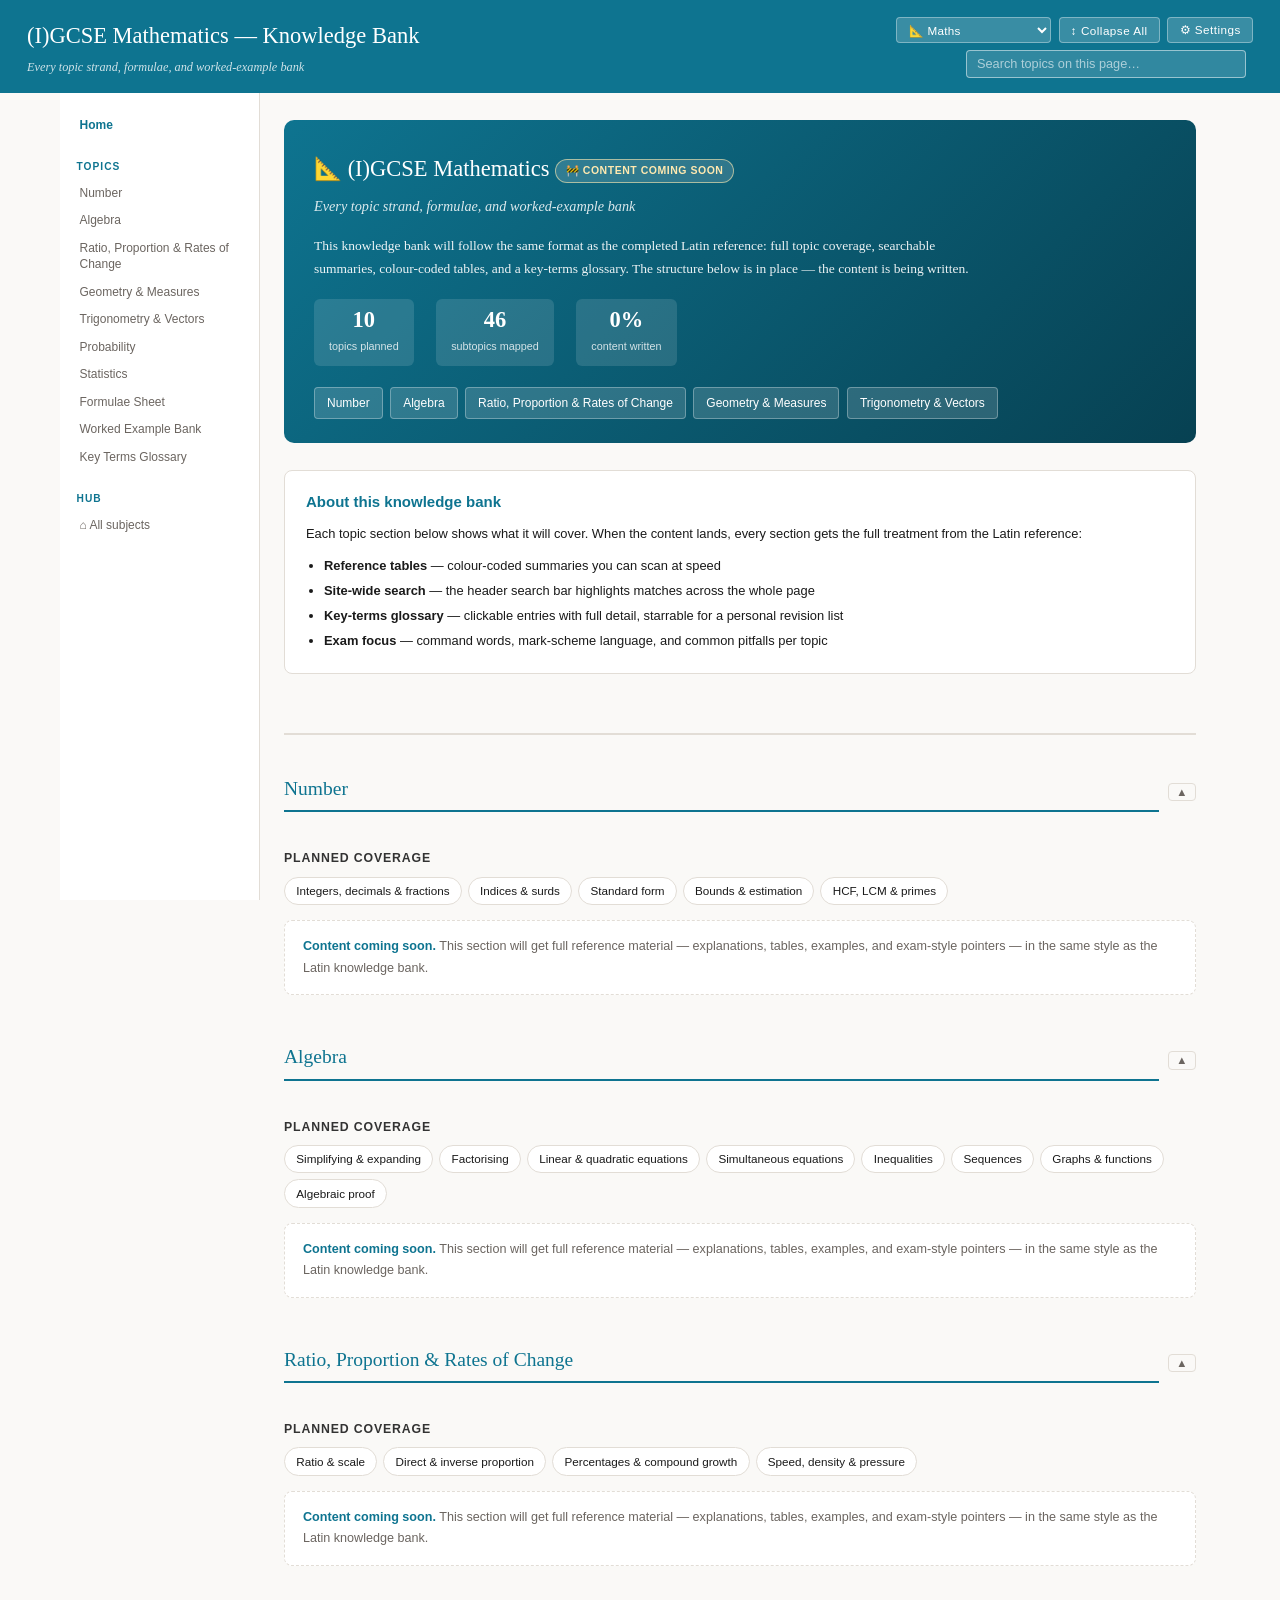
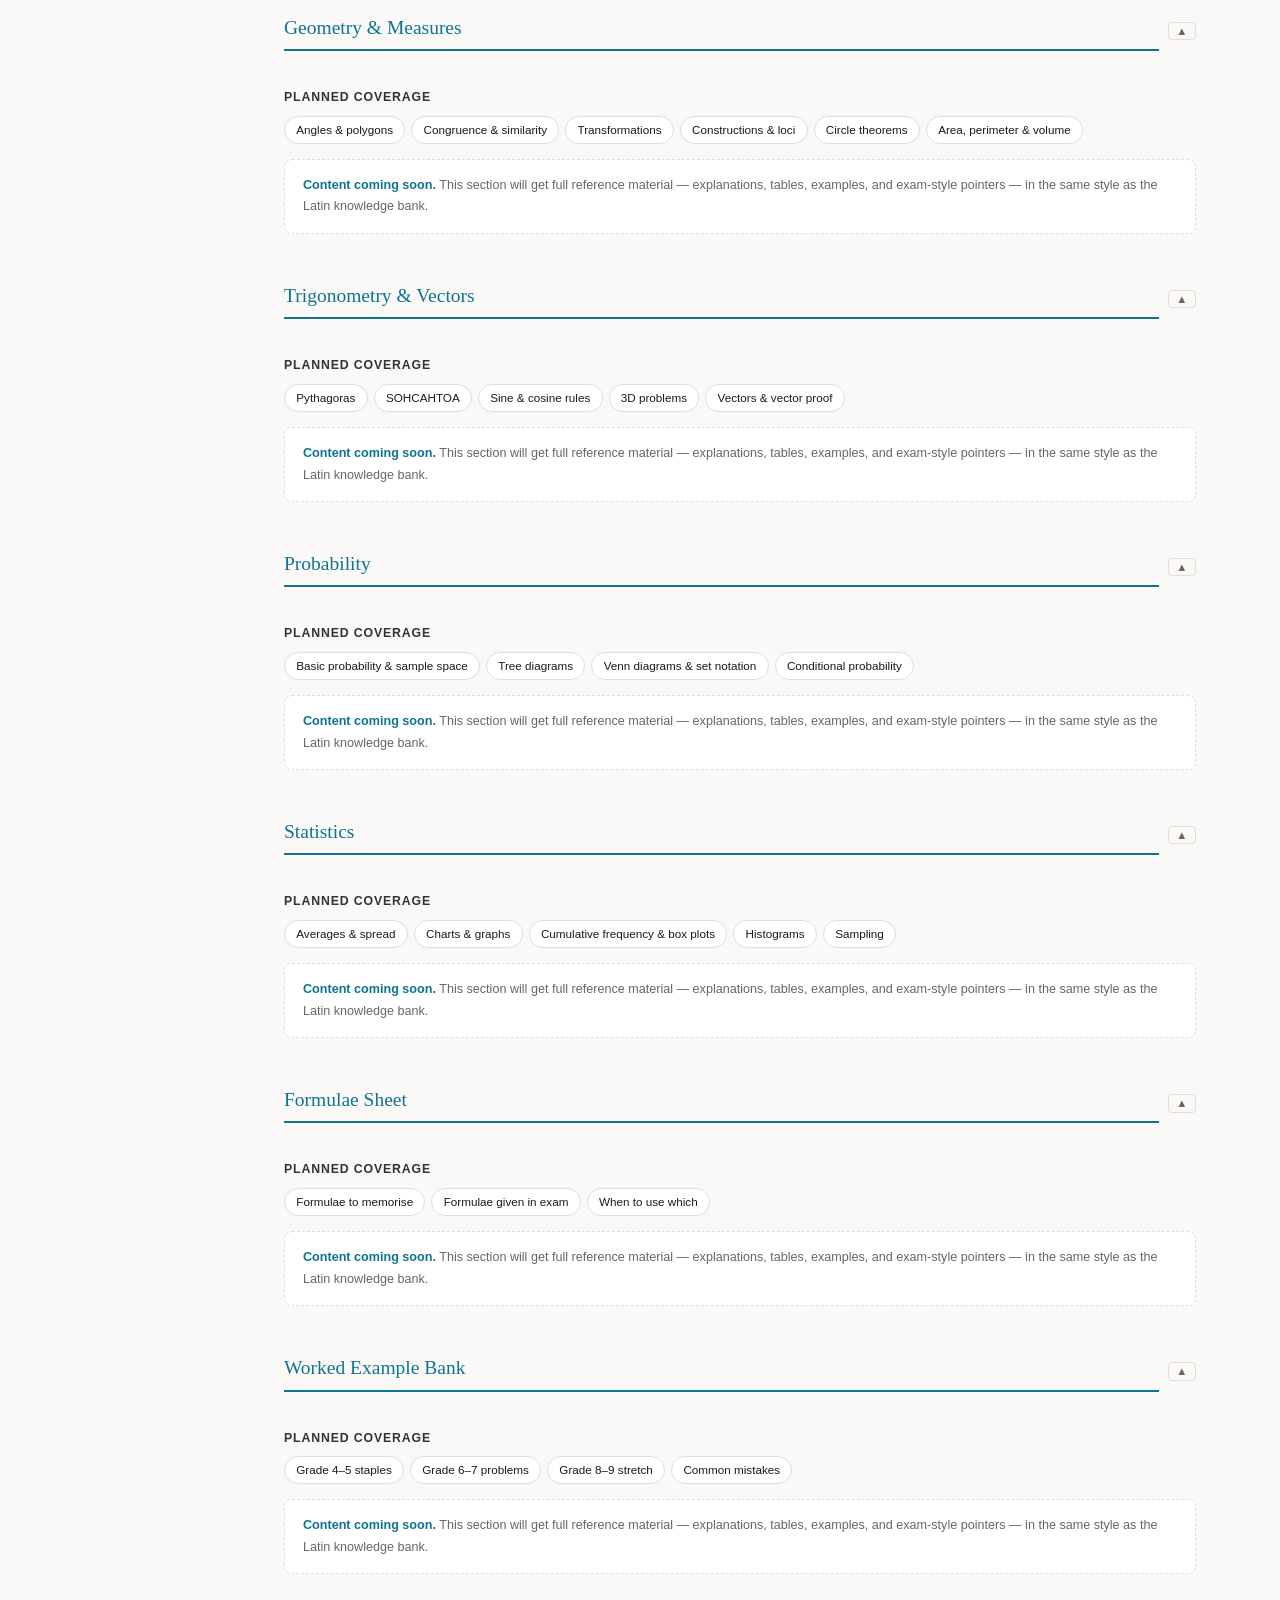
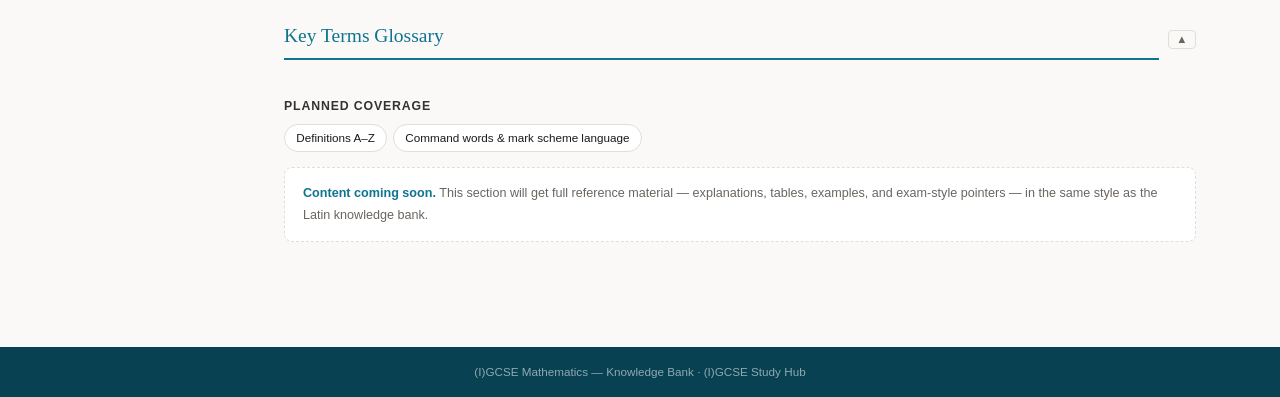
<file: igcse_study_hub/maths.html>
<!DOCTYPE html>
<html lang="en">
<head>
<meta charset="UTF-8">
<meta name="viewport" content="width=device-width, initial-scale=1.0">
<title>(I)GCSE Mathematics — Knowledge Bank</title>
<link rel="stylesheet" href="assets/site.css">
</head>
<body data-subject="maths">
<noscript><p style="padding:2rem;font-family:sans-serif">This page needs JavaScript enabled.</p></noscript>
<script src="assets/subjects.js"></script>
<script src="assets/site.js"></script>
</body>
</html>
</file>
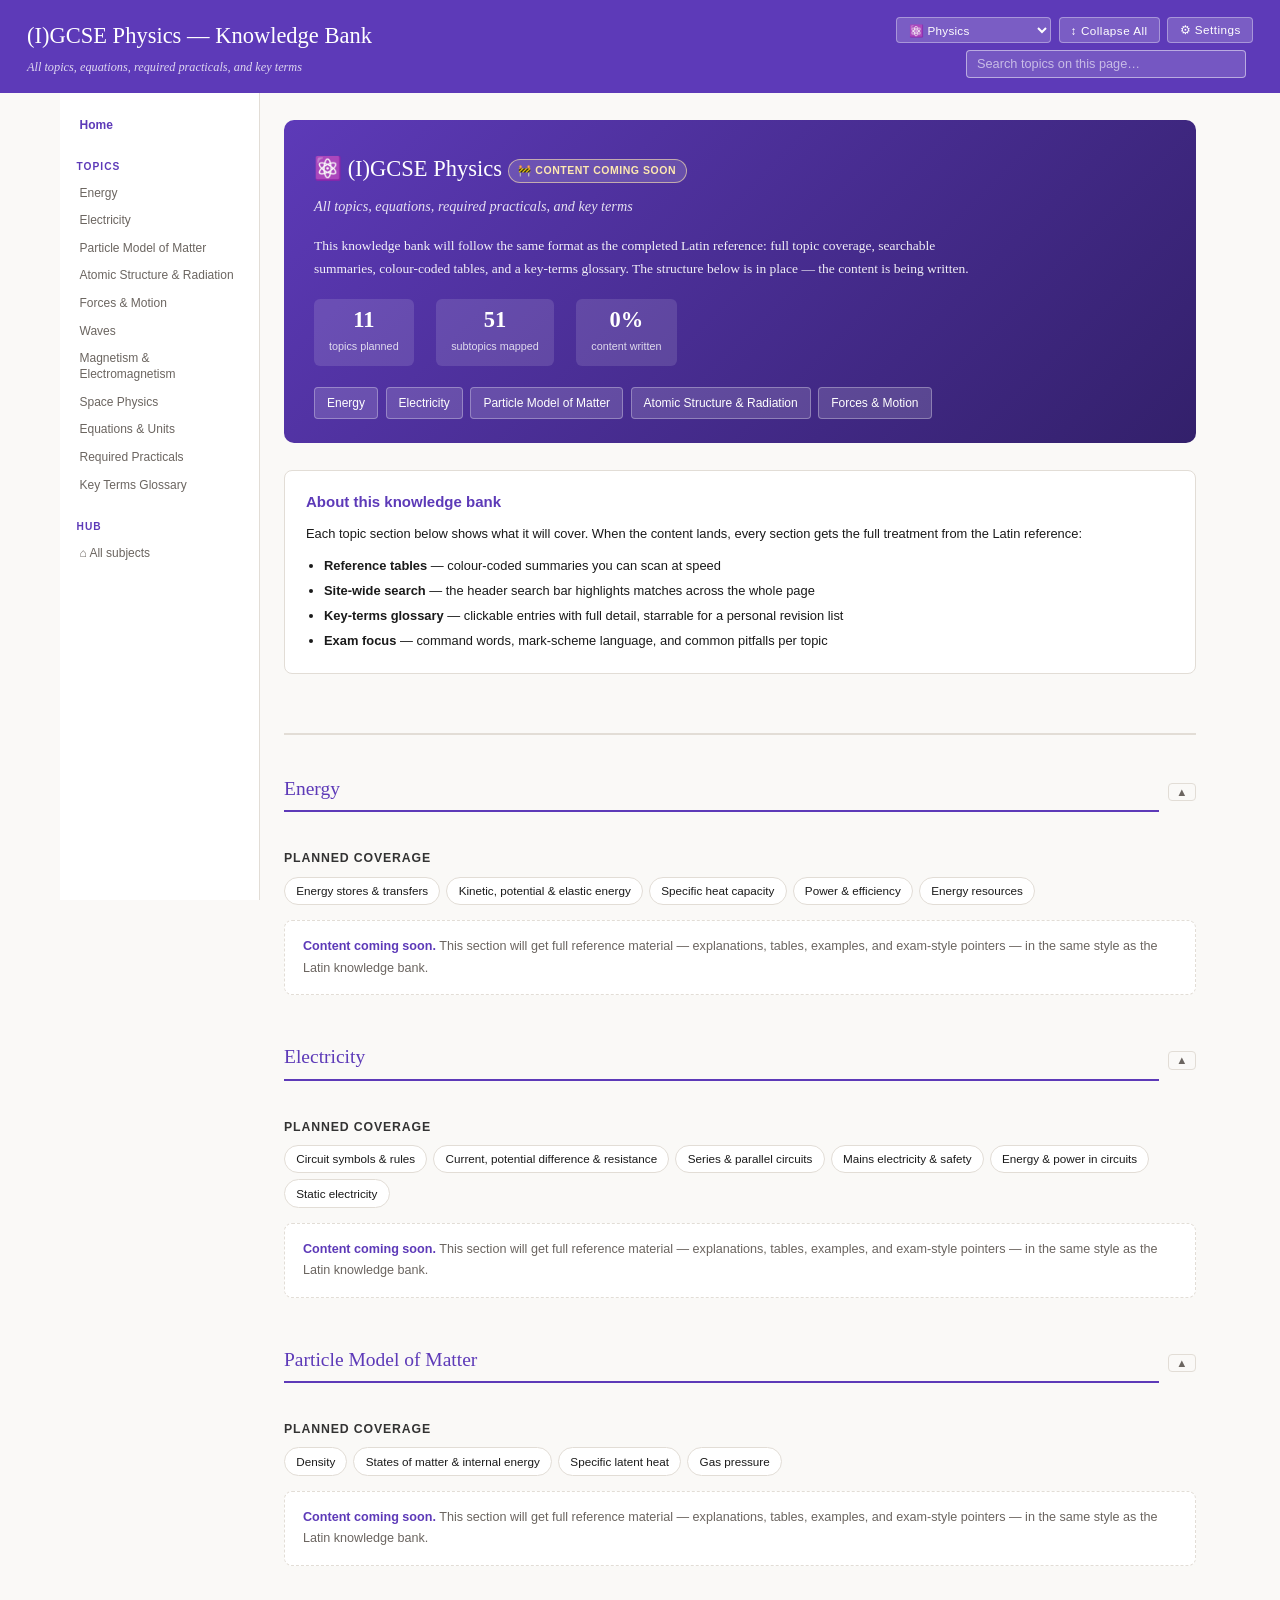
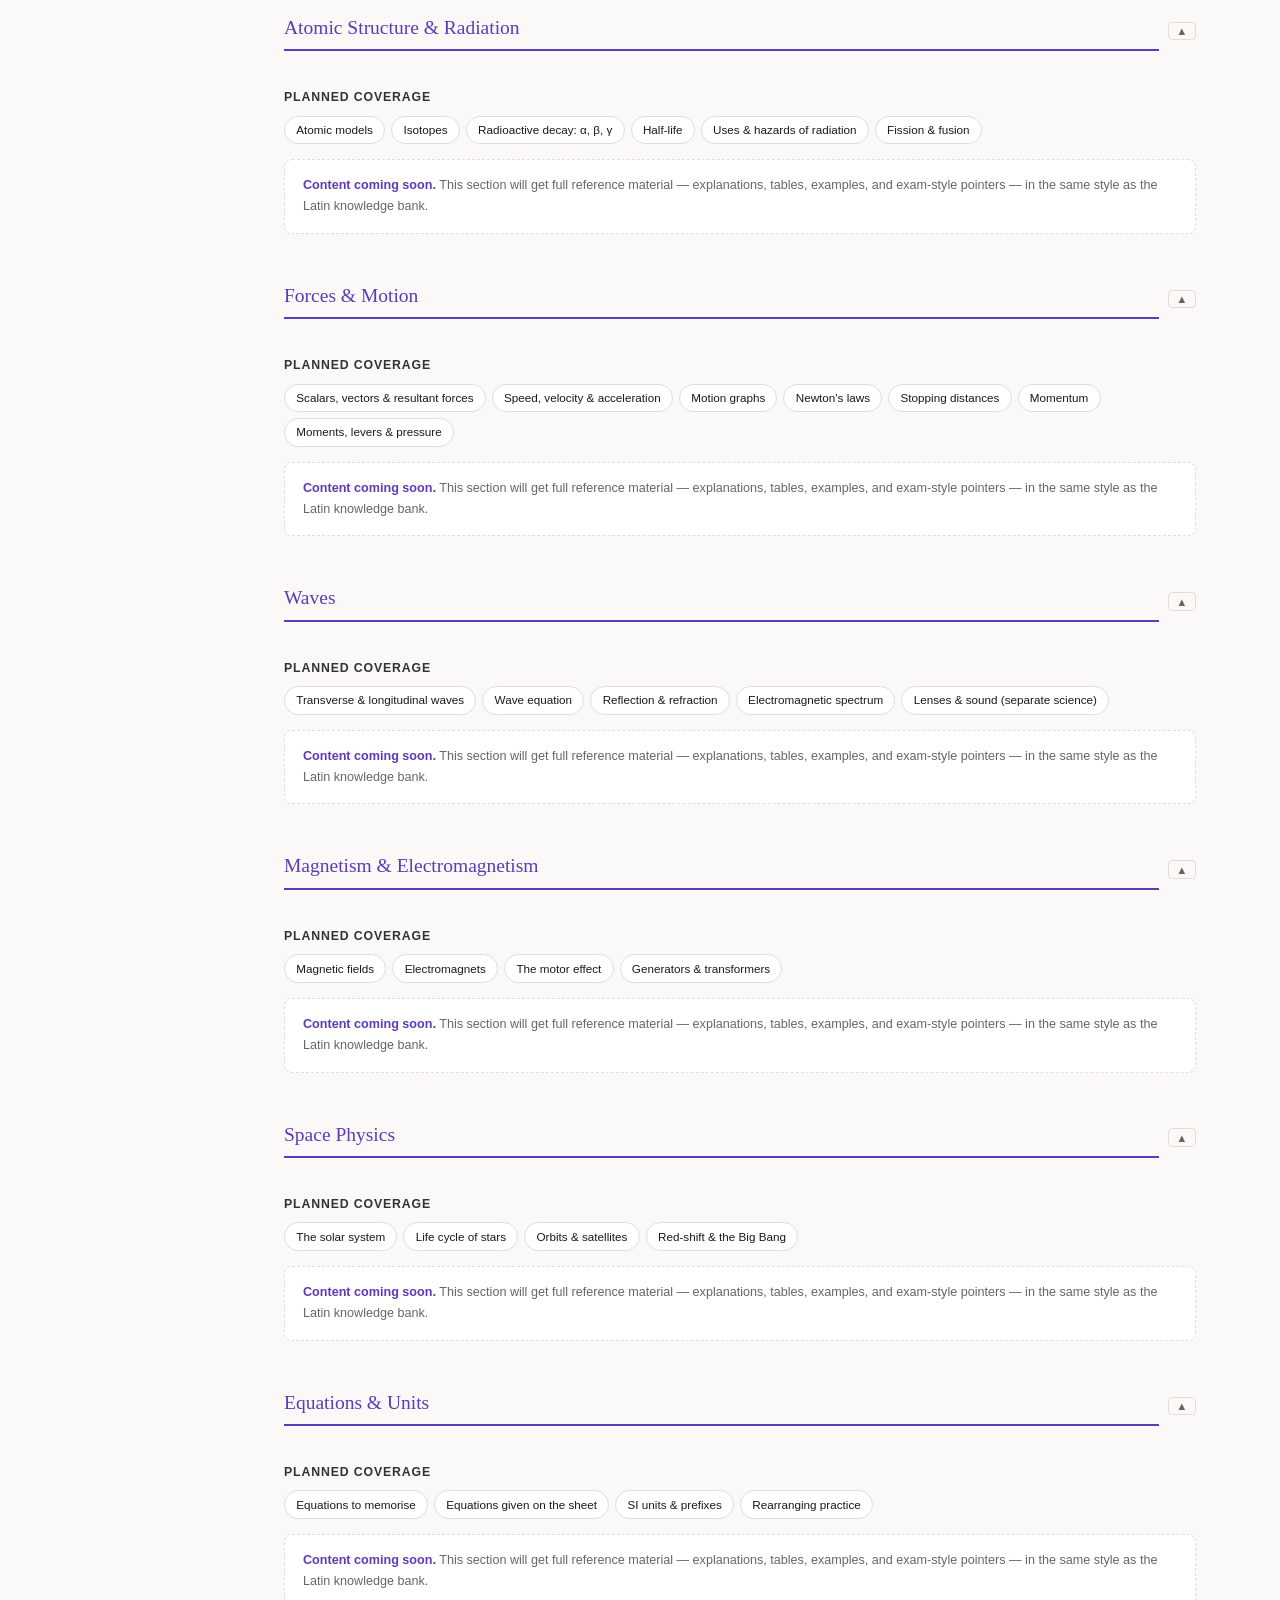
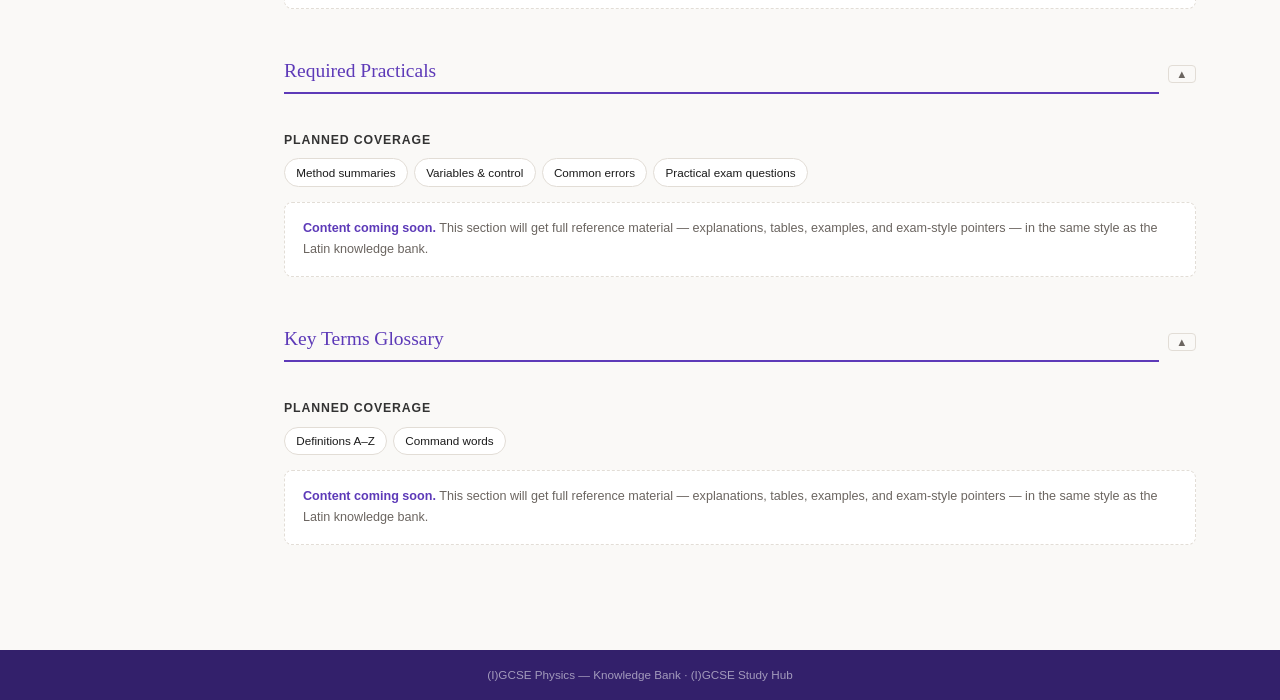
<file: igcse_study_hub/physics.html>
<!DOCTYPE html>
<html lang="en">
<head>
<meta charset="UTF-8">
<meta name="viewport" content="width=device-width, initial-scale=1.0">
<title>(I)GCSE Physics — Knowledge Bank</title>
<link rel="stylesheet" href="assets/site.css">
</head>
<body data-subject="physics">
<noscript><p style="padding:2rem;font-family:sans-serif">This page needs JavaScript enabled.</p></noscript>
<script src="assets/subjects.js"></script>
<script src="assets/site.js"></script>
</body>
</html>
</file>
<file: igcse_study_hub/assets/site.css>
/* ── (I)GCSE STUDY HUB — SHARED DESIGN SYSTEM ────────────────────
   Mirrors the Latin reference design. Subject pages override
   --accent / --accent-dark (set from the registry at load).        */

/* ── TOKENS ─────────────────────────────────────── */
:root {
  --bg: #faf9f7;
  --surface: #ffffff;
  --border: #e2ddd6;
  --accent: #8b1a1a;
  --accent-dark: #5a0a0a;
  --accent-light: rgba(139,26,26,0.09);
  --text: #1a1a1a;
  --muted: #6b6560;
  --highlight: #fffbe6;
  --code-bg: #f3f0eb;
  --sidebar-w: 200px;
  --header-h: 72px;
}

/* ── DARK MODE ───────────────────────────────────── */
[data-theme="dark"] {
  --bg: #1b1d27;
  --surface: #222532;
  --border: #353849;
  --text: #cdd1e4;
  --muted: #7e83a0;
  --highlight: #2a2d1e;
  --code-bg: #1e2030;
}
[data-theme="dark"] header { background: #13141f; }
[data-theme="dark"] aside.sidebar { background: var(--surface); border-right-color: var(--border); }
[data-theme="dark"] table th { background: #2c3048; }
[data-theme="dark"] table tr:nth-child(even) { background: #1f2234; }
[data-theme="dark"] h3 { color: #a8b0cc; }
[data-theme="dark"] .home-hero {
  background: linear-gradient(135deg, #2a1a2e 0%, #141620 100%);
  border: 1px solid var(--border);
}
[data-theme="dark"] .home-tip-row { border-left-color: #7c5a9a; }
[data-theme="dark"] mark.global-hl { background: #7c5a9a; color: #f0ecff; }

/* ── RESET ───────────────────────────────────────── */
*, *::before, *::after { box-sizing: border-box; margin: 0; padding: 0; }
html { font-size: 15px; }
body { font-family: Georgia, serif; background: var(--bg); color: var(--text); line-height: 1.7; font-size: 1rem; }

/* ── HEADER ──────────────────────────────────────── */
header {
  background: var(--accent);
  color: white;
  padding: 1.1rem 1.8rem 1rem;
  display: flex;
  align-items: center;
  gap: 1rem;
  position: sticky;
  top: 0;
  z-index: 100;
}
.header-left { flex: 1 1 auto; min-width: 0; }
header h1 { font-size: 1.5rem; font-weight: normal; margin: 0; }
header p { font-style: italic; opacity: 0.8; font-size: 0.82rem; margin: 0.15rem 0 0; }
.header-right {
  flex: 0 0 auto;
  display: flex;
  flex-direction: column;
  align-items: flex-end;
  gap: 0.45rem;
  position: relative;
}
.header-controls { display: flex; gap: 0.5rem; align-items: center; }
.btn-toggle {
  background: rgba(255,255,255,0.18);
  color: white;
  border: 1px solid rgba(255,255,255,0.35);
  border-radius: 4px;
  padding: 0.35rem 0.75rem;
  cursor: pointer;
  font-size: 0.78rem;
  font-family: sans-serif;
  letter-spacing: 0.04em;
  transition: background 0.15s;
  white-space: nowrap;
}
.btn-toggle:hover, .btn-toggle.active { background: rgba(255,255,255,0.32); }

/* ── SUBJECT SWITCHER ────────────────────────────── */
.subject-switch {
  background: rgba(255,255,255,0.18);
  color: white;
  border: 1px solid rgba(255,255,255,0.35);
  border-radius: 4px;
  padding: 0.32rem 0.55rem;
  cursor: pointer;
  font-size: 0.78rem;
  font-family: sans-serif;
  letter-spacing: 0.02em;
  max-width: 170px;
  outline: none;
}
.subject-switch:hover { background: rgba(255,255,255,0.32); }
.subject-switch option { color: #1a1a1a; background: #ffffff; }

/* ── SETTINGS PANEL ──────────────────────────────── */
.settings-panel {
  position: absolute;
  top: calc(100% + 0.5rem);
  right: 0;
  background: var(--surface);
  border: 1px solid var(--border);
  border-radius: 6px;
  box-shadow: 0 4px 16px rgba(0,0,0,0.18);
  padding: 0.6rem 0;
  min-width: 180px;
  z-index: 200;
  color: var(--text);
}
.settings-panel[hidden] { display: none; }
.settings-item {
  display: flex;
  align-items: center;
  justify-content: space-between;
  padding: 0.45rem 1rem;
  gap: 1rem;
  font-size: 0.82rem;
  font-family: sans-serif;
}
.settings-item span { white-space: nowrap; }
.settings-item .btn-toggle {
  background: var(--accent-light);
  color: var(--accent);
  border-color: var(--accent);
  font-size: 0.76rem;
  padding: 0.25rem 0.6rem;
}
.settings-item .btn-toggle:hover { background: var(--accent); color: white; }
.settings-separator { height: 1px; background: var(--border); margin: 0.2rem 0; }
.settings-item--col { flex-direction: column; align-items: stretch; gap: 0.4rem; }
.settings-row-label { display: flex; justify-content: space-between; align-items: center; }
.settings-val { color: var(--muted); font-size: 0.75rem; }
.settings-slider { width: 100%; accent-color: var(--accent); cursor: pointer; }

/* ── GLOBAL SEARCH ───────────────────────────────── */
.global-search-row { display: flex; align-items: center; gap: 0.5rem; }
#global-search {
  flex: 1;
  min-width: 280px;
  padding: 0.35rem 0.7rem;
  border: 1px solid rgba(255,255,255,0.5);
  border-radius: 4px;
  background: rgba(255,255,255,0.15);
  color: white;
  font-size: 0.85rem;
  font-family: sans-serif;
  outline: none;
}
#global-search::placeholder { color: rgba(255,255,255,0.6); }
#global-search:focus { background: rgba(255,255,255,0.25); border-color: white; }
#global-search-count { font-size: 0.78rem; color: rgba(255,255,255,0.8); white-space: nowrap; font-family: sans-serif; }
#global-search-clear { background: none; border: none; color: rgba(255,255,255,0.7); cursor: pointer; font-size: 0.9rem; padding: 0.1rem 0.3rem; }
#global-search-clear:hover { color: white; }
mark.global-hl { background: #ffe066; color: #1a1a1a; border-radius: 2px; padding: 0 1px; }
@keyframes search-found {
  0%   { box-shadow: 0 0 0 0 rgba(255,255,255,0.6); }
  50%  { box-shadow: 0 0 0 5px rgba(255,255,255,0.2); }
  100% { box-shadow: 0 0 0 0 rgba(255,255,255,0); }
}
.search-ping { animation: search-found 0.4s ease-out; }

/* ── LAYOUT ──────────────────────────────────────── */
.layout { display: flex; align-items: flex-start; max-width: 1160px; margin: 0 auto; }
main { flex: 1; min-width: 0; padding: 1.8rem 1.6rem 4rem; }

/* ── SIDEBAR ─────────────────────────────────────── */
aside.sidebar {
  width: var(--sidebar-w);
  flex-shrink: 0;
  position: sticky;
  top: var(--header-h);
  height: calc(100vh - var(--header-h));
  overflow-y: auto;
  padding: 1.2rem 0 2rem;
  border-right: 1px solid var(--border);
  background: var(--surface);
}
aside.sidebar a {
  display: block;
  padding: 0.38rem 1.1rem;
  color: var(--muted);
  text-decoration: none;
  font-family: sans-serif;
  font-size: 0.8rem;
  border-left: 3px solid transparent;
  transition: all 0.12s;
  line-height: 1.35;
}
aside.sidebar a:hover { color: var(--accent); border-left-color: var(--accent); background: var(--accent-light); }
aside.sidebar .sidebar-title {
  display: block;
  padding: 0.5rem 1.1rem 0.25rem;
  color: var(--accent);
  font-family: sans-serif;
  font-size: 0.68rem;
  font-weight: 700;
  letter-spacing: 0.1em;
  text-transform: uppercase;
  margin-top: 0.8rem;
}

/* ── SECTIONS ────────────────────────────────────── */
section { margin-bottom: 3rem; }
section[id] { scroll-margin-top: var(--header-h); }
.section-header { display: flex; align-items: center; gap: 0.6rem; margin-bottom: 1rem; }
h2 {
  font-size: 1.3rem;
  color: var(--accent);
  border-bottom: 2px solid var(--accent);
  padding-bottom: 0.35rem;
  font-weight: normal;
  flex: 1;
}
.collapse-btn {
  background: none;
  border: 1px solid var(--border);
  border-radius: 4px;
  cursor: pointer;
  color: var(--muted);
  font-size: 0.75rem;
  padding: 0.15rem 0.5rem;
  font-family: sans-serif;
  flex-shrink: 0;
  transition: all 0.12s;
}
.collapse-btn:hover { border-color: var(--accent); color: var(--accent); }
.section-body { overflow: hidden; transition: max-height 0.3s ease; }
.section-body.collapsed { max-height: 0 !important; }
h3 {
  font-size: 0.82rem;
  color: #333;
  margin: 1.4rem 0 0.5rem;
  font-family: sans-serif;
  font-weight: 700;
  text-transform: uppercase;
  letter-spacing: 0.07em;
}
h4 { font-size: 0.88rem; color: var(--accent); margin: 1rem 0 0.3rem; font-family: sans-serif; font-weight: 600; opacity: 0.85; }
p { margin-bottom: 0.7rem; }

/* ── TABLES ──────────────────────────────────────── */
.table-wrap { overflow-x: auto; -webkit-overflow-scrolling: touch; margin: 0.6rem 0 1.1rem; }
table { width: 100%; border-collapse: collapse; font-size: 0.86rem; min-width: 340px; }
th {
  background: var(--accent);
  color: white;
  padding: 0.4rem 0.65rem;
  text-align: left;
  font-family: sans-serif;
  font-size: 0.75rem;
  letter-spacing: 0.05em;
  font-weight: 600;
}
td { padding: 0.38rem 0.65rem; border-bottom: 1px solid var(--border); border-right: 1px solid var(--border); }
tr:last-child td { border-bottom: none; }

/* ── NOTES / TIPS ────────────────────────────────── */
.note {
  background: var(--highlight);
  border-left: 3px solid #d4a017;
  padding: 0.6rem 0.9rem;
  margin: 0.7rem 0;
  font-size: 0.87rem;
  border-radius: 0 4px 4px 0;
}
.tip {
  background: var(--accent-light);
  border-left: 3px solid var(--accent);
  padding: 0.6rem 0.9rem;
  margin: 0.7rem 0;
  font-size: 0.87rem;
  border-radius: 0 4px 4px 0;
}

/* ── HOME / HERO ─────────────────────────────────── */
#home { margin-bottom: 2.5rem; border-bottom: 2px solid var(--border); padding-bottom: 2.5rem; }
.home-hero {
  background: linear-gradient(135deg, var(--accent) 0%, var(--accent-dark) 100%);
  color: white;
  border-radius: 10px;
  padding: 2rem 2rem 1.6rem;
  margin-bottom: 1.8rem;
}
.home-hero h2 { font-size: 1.5rem; font-weight: normal; margin-bottom: 0.4rem; color: white; border: none; padding: 0; }
.home-hero .home-tagline { font-style: italic; opacity: 0.85; font-size: 0.95rem; margin-bottom: 1.1rem; }
.home-hero p { font-size: 0.9rem; line-height: 1.7; opacity: 0.92; max-width: 680px; }
.home-stats { display: flex; gap: 1.5rem; flex-wrap: wrap; margin: 1.2rem 0; }
.home-stat { text-align: center; background: rgba(255,255,255,0.12); border-radius: 6px; padding: 0.5rem 1rem; min-width: 80px; }
.home-stat .num { font-size: 1.5rem; font-weight: bold; display: block; line-height: 1.2; }
.home-stat .lbl { font-size: 0.72rem; opacity: 0.8; font-family: sans-serif; }
.home-quick-links { display: flex; flex-wrap: wrap; gap: 0.5rem; margin-top: 1.4rem; }
.home-quick-links a {
  background: rgba(255,255,255,0.15);
  color: white;
  border: 1px solid rgba(255,255,255,0.3);
  border-radius: 4px;
  padding: 0.3rem 0.8rem;
  font-size: 0.8rem;
  font-family: sans-serif;
  text-decoration: none;
  transition: background 0.15s;
}
.home-quick-links a:hover { background: rgba(255,255,255,0.28); }
.home-cards { display: grid; grid-template-columns: repeat(auto-fit, minmax(200px, 1fr)); gap: 1rem; margin-bottom: 1.8rem; }
.home-card {
  background: var(--surface);
  border: 1px solid var(--border);
  border-radius: 8px;
  padding: 1rem 1.1rem;
  border-top: 3px solid var(--accent);
}
.home-card h4 { font-size: 0.88rem; color: var(--accent); margin: 0 0 0.35rem; font-family: sans-serif; font-weight: 700; letter-spacing: 0.02em; opacity: 1; }
.home-card p { font-size: 0.82rem; color: var(--muted); line-height: 1.55; font-family: sans-serif; margin: 0; }
.home-about {
  background: var(--surface);
  border: 1px solid var(--border);
  border-radius: 8px;
  padding: 1.2rem 1.4rem;
  margin-bottom: 1.4rem;
}
.home-about h3 { font-size: 1rem; color: var(--accent); margin: 0 0 0.6rem; font-family: sans-serif; text-transform: none; letter-spacing: 0; }
.home-about p, .home-about li { font-size: 0.86rem; color: var(--text); line-height: 1.65; font-family: sans-serif; }
.home-about ul { padding-left: 1.2rem; margin-top: 0.4rem; }
.home-about li { margin-bottom: 0.25rem; }
.home-tip-row {
  background: var(--highlight);
  border: 1px solid var(--border);
  border-left: 4px solid #d4a017;
  border-radius: 4px;
  padding: 0.7rem 1rem;
  font-size: 0.85rem;
  font-family: sans-serif;
  color: var(--text);
  line-height: 1.6;
}

/* ── STATUS BADGES ───────────────────────────────── */
.status-badge {
  display: inline-block;
  font-family: sans-serif;
  font-size: 0.7rem;
  font-weight: 700;
  letter-spacing: 0.05em;
  text-transform: uppercase;
  border-radius: 999px;
  padding: 0.15rem 0.65rem;
  vertical-align: middle;
}
.status-badge.complete { background: rgba(46,125,50,0.15); color: #2e7d32; border: 1px solid #2e7d32; }
.status-badge.planned  { background: rgba(180,130,20,0.12); color: #9a7010; border: 1px solid #c89a2a; }
[data-theme="dark"] .status-badge.complete { color: #7fd189; border-color: #4a8a52; background: rgba(46,125,50,0.18); }
[data-theme="dark"] .status-badge.planned  { color: #d8b35a; border-color: #93742a; background: rgba(180,130,20,0.15); }
.home-hero .status-badge.planned { background: rgba(255,255,255,0.15); color: #ffe9b0; border-color: rgba(255,233,176,0.6); }

/* ── TOPIC PLACEHOLDERS ──────────────────────────── */
.topic-chips { display: flex; flex-wrap: wrap; gap: 0.4rem; margin: 0.4rem 0 1rem; }
.topic-chip {
  background: var(--surface);
  border: 1px solid var(--border);
  border-radius: 999px;
  padding: 0.22rem 0.75rem;
  font-family: sans-serif;
  font-size: 0.78rem;
  color: var(--text);
}
.placeholder-panel {
  border: 1.5px dashed var(--border);
  border-radius: 8px;
  background: var(--surface);
  padding: 1rem 1.2rem;
  font-family: sans-serif;
  font-size: 0.84rem;
  color: var(--muted);
  margin-top: 0.6rem;
}
.placeholder-panel strong { color: var(--accent); }

/* ── HUB SUBJECT GRID ────────────────────────────── */
.subject-grid {
  display: grid;
  grid-template-columns: repeat(auto-fill, minmax(250px, 1fr));
  gap: 1.1rem;
  margin-top: 1.4rem;
}
.subject-card {
  display: flex;
  flex-direction: column;
  gap: 0.45rem;
  background: var(--surface);
  border: 1px solid var(--border);
  border-top: 4px solid var(--card-accent, var(--accent));
  border-radius: 10px;
  padding: 1.1rem 1.2rem 1rem;
  text-decoration: none;
  color: var(--text);
  transition: transform 0.12s, box-shadow 0.12s, border-color 0.12s;
}
.subject-card:hover {
  transform: translateY(-2px);
  box-shadow: 0 6px 18px rgba(0,0,0,0.10);
  border-color: var(--card-accent, var(--accent));
  border-top-color: var(--card-accent, var(--accent));
}
.subject-card.hidden { display: none; }
.subject-card .sc-top { display: flex; align-items: center; gap: 0.55rem; }
.subject-card .sc-icon { font-size: 1.45rem; line-height: 1; }
.subject-card .sc-name { font-size: 1.05rem; color: var(--card-accent, var(--accent)); flex: 1; }
.subject-card .sc-code { font-family: sans-serif; font-size: 0.74rem; color: var(--muted); }
.subject-card .sc-tagline { font-family: sans-serif; font-size: 0.8rem; color: var(--muted); line-height: 1.5; flex: 1; }
.subject-card .sc-meta {
  display: flex; align-items: center; justify-content: space-between;
  margin-top: 0.4rem; padding-top: 0.55rem;
  border-top: 1px solid var(--border);
  font-family: sans-serif; font-size: 0.74rem; color: var(--muted);
}

/* ── INTERACTION EFFECTS ─────────────────────────── */
@keyframes section-ping {
  0%   { box-shadow: 0 0 0 0 rgba(0,0,0,0.14); }
  60%  { box-shadow: 0 0 0 6px rgba(0,0,0,0.05); }
  100% { box-shadow: 0 0 0 0 rgba(0,0,0,0); }
}
.section-ping { animation: section-ping 0.4s ease-out; }

/* ── DARK MODE TRANSITION ────────────────────────── */
body, header, aside.sidebar, .settings-panel, table th, table td,
.section-header, .home-hero, .subject-card, .home-card, .home-about { transition: background 0.25s, color 0.2s, border-color 0.2s; }

/* ── MOBILE ──────────────────────────────────────── */
.mobile-jumps { display: none; }
@media (max-width: 700px) {
  .mobile-jumps {
    display: flex; flex-wrap: wrap; gap: 0.4rem;
    padding: 0.7rem 0 0.5rem; margin-bottom: 1rem;
    border-bottom: 1px solid var(--border);
  }
  .mobile-jumps a {
    background: var(--surface); border: 1px solid var(--border);
    border-radius: 4px; padding: 0.3rem 0.65rem;
    font-size: 0.78rem; font-family: sans-serif;
    color: var(--accent); text-decoration: none;
  }
  aside.sidebar { display: none; }
  main { padding: 1rem 0.9rem 3rem; }
  header h1 { font-size: 1.15rem; }
  #global-search { min-width: 0; }
  .table-wrap { overflow-x: auto; border: 1px solid var(--border); border-radius: 6px; }
  table { min-width: 420px; }
}
@media (min-width: 701px) and (max-width: 900px) {
  :root { --sidebar-w: 160px; }
  aside.sidebar a { font-size: 0.74rem; }
}
</file>
